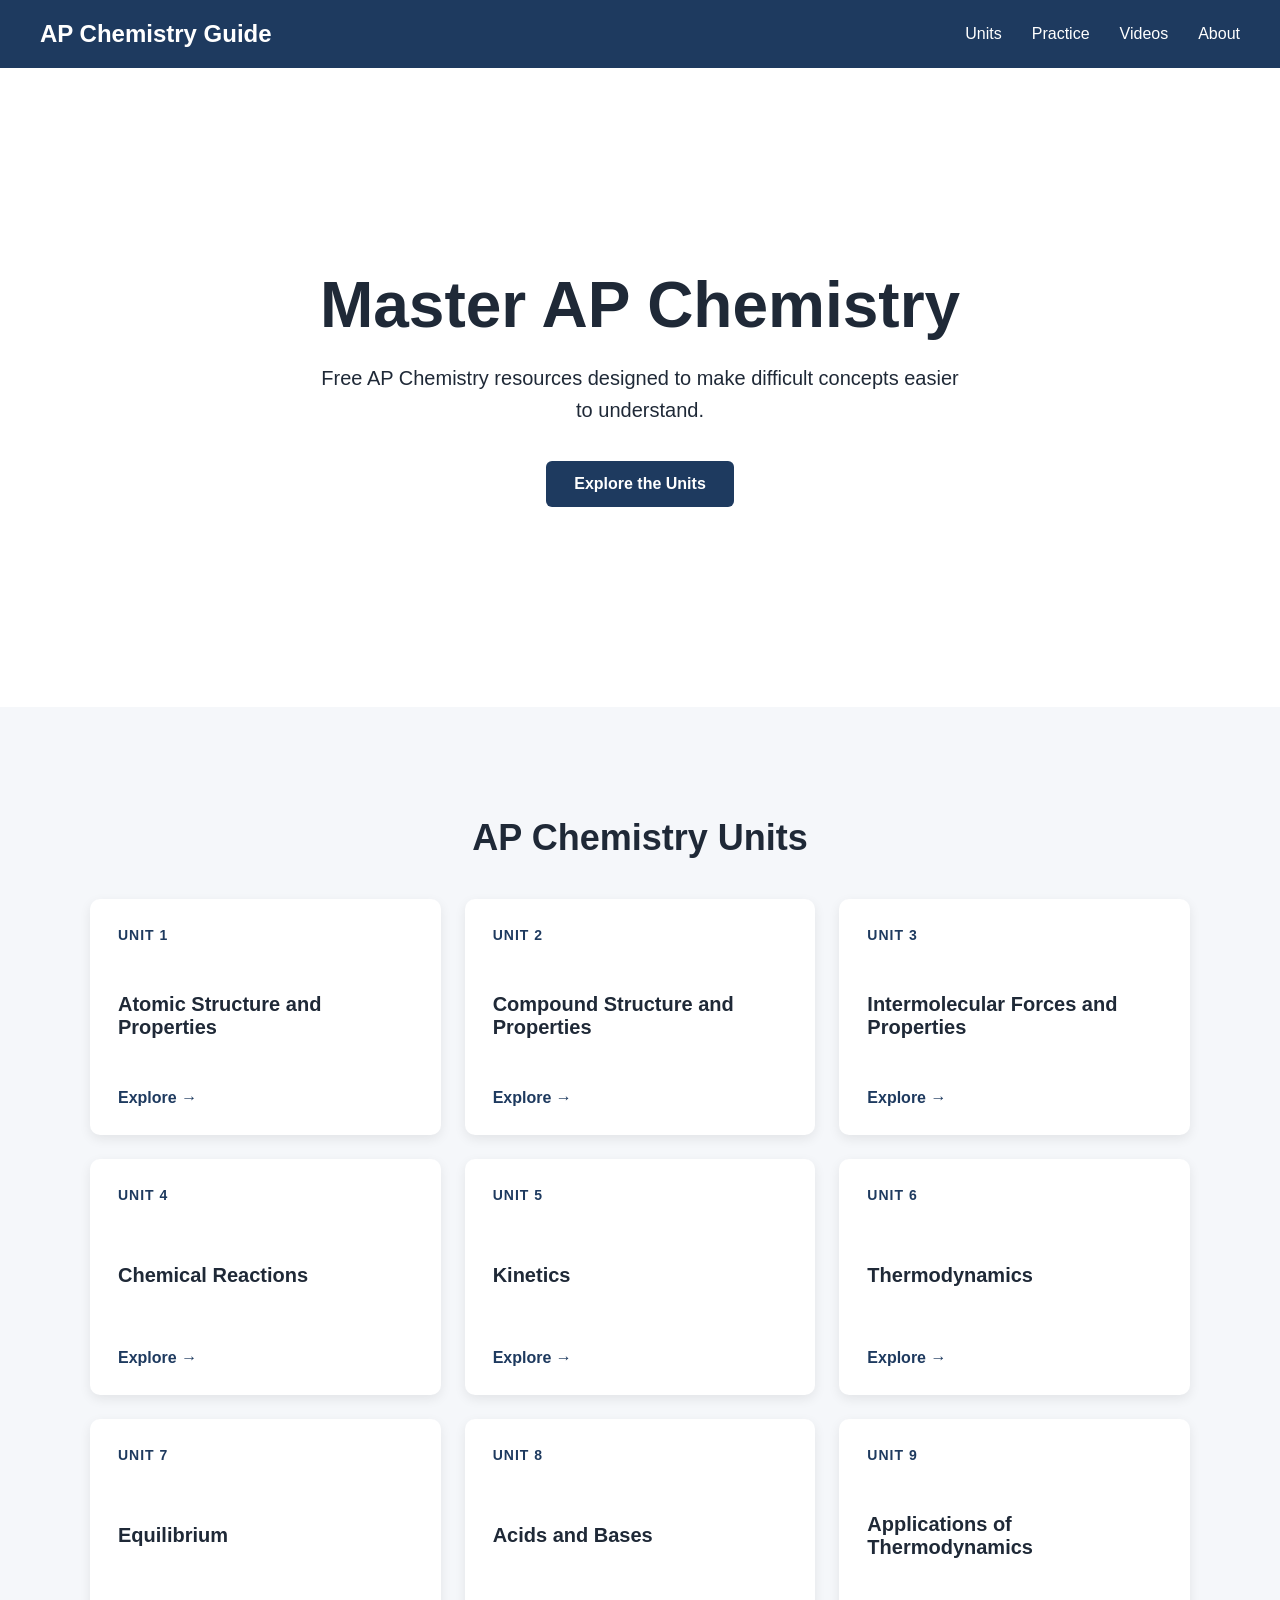
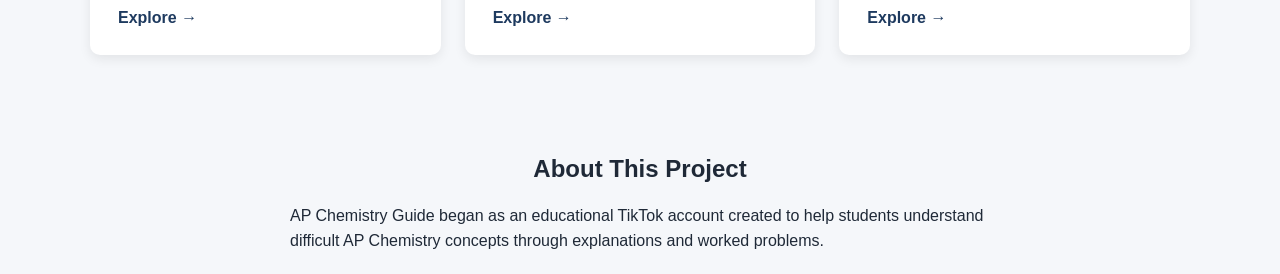
<file: index.html>
<!DOCTYPE html>
<html lang="en">
<head>
    <!-- Google tag (gtag.js) -->
    <script async src="https://www.googletagmanager.com/gtag/js?id=G-7LD7DHF69E"></script>
    <script>
      window.dataLayer = window.dataLayer || [];
      function gtag(){dataLayer.push(arguments);}
      gtag('js', new Date());

      gtag('config', 'G-7LD7DHF69E');
    </script>

    <meta charset="UTF-8">
    <meta name="viewport" content="width=device-width, initial-scale=1.0">
    <title>AP Chemistry Guide</title>

    <link rel="stylesheet" href="style.css">
</head>

<body>
    
    <header>
        <nav>
            <a href="index.html" class="logo">AP Chemistry Guide</a>

            <div class="nav-links">
                <a href="#units">Units</a>
                <a href="#">Practice</a>
                <a href="#">Videos</a>
                <a href="#about">About</a>
            </div>
        </nav>
    </header>

    <main>

    <section class="hero">

        <h1>Master AP Chemistry</h1>

        <p class="hero-subtitle">
            Free AP Chemistry resources designed to make difficult concepts
            easier to understand.
        </p>

        <a href="#units" class="hero-button">Explore the Units</a>

    </section>

    <section id="units">

        <h2>AP Chemistry Units</h2>

        <div class="unit-grid">

          <a href="units/unit-1.html" class="unit-card">
            <span class="unit-number">UNIT 1</span>
            <h3>Atomic Structure and Properties</h3>
            <span class="card-link">Explore →</span>
          </a>

          <a href="units/unit-2.html" class="unit-card">
            <span class="unit-number">UNIT 2</span>
            <h3>Compound Structure and Properties</h3>
            <span class="card-link">Explore →</span>
          </a>

          <a href="units/unit-3.html" class="unit-card">
            <span class="unit-number">UNIT 3</span>
            <h3>Intermolecular Forces and Properties</h3>
            <span class="card-link">Explore →</span>
          </a>

          <a href="units/unit-4.html" class="unit-card">
            <span class="unit-number">UNIT 4</span>
            <h3>Chemical Reactions</h3>
            <span class="card-link">Explore →</span>
          </a>

          <a href="units/unit-5.html" class="unit-card">
            <span class="unit-number">UNIT 5</span>
            <h3>Kinetics</h3>
            <span class="card-link">Explore →</span>
          </a>

          <a href="units/unit-6.html" class="unit-card">
            <span class="unit-number">UNIT 6</span>
            <h3>Thermodynamics</h3>
            <span class="card-link">Explore →</span>
          </a>

          <a href="units/unit-7.html" class="unit-card">
            <span class="unit-number">UNIT 7</span>
            <h3>Equilibrium</h3>
            <span class="card-link">Explore →</span>
          </a>

          <a href="units/unit-8.html" class="unit-card">
            <span class="unit-number">UNIT 8</span>
            <h3>Acids and Bases</h3>
            <span class="card-link">Explore →</span>
          </a>

          <a href="units/unit-9.html" class="unit-card">
            <span class="unit-number">UNIT 9</span>
            <h3>Applications of Thermodynamics</h3>
            <span class="card-link">Explore →</span>
          </a>

</div>

    </section>

    <section id="about" class="about">

        <h2>About This Project</h2>

        <p>
            AP Chemistry Guide began as an educational TikTok account
            created to help students understand difficult AP Chemistry
            concepts through explanations and worked problems.
        </p>

    </section>

    </main>

</body>
</html>
</file>
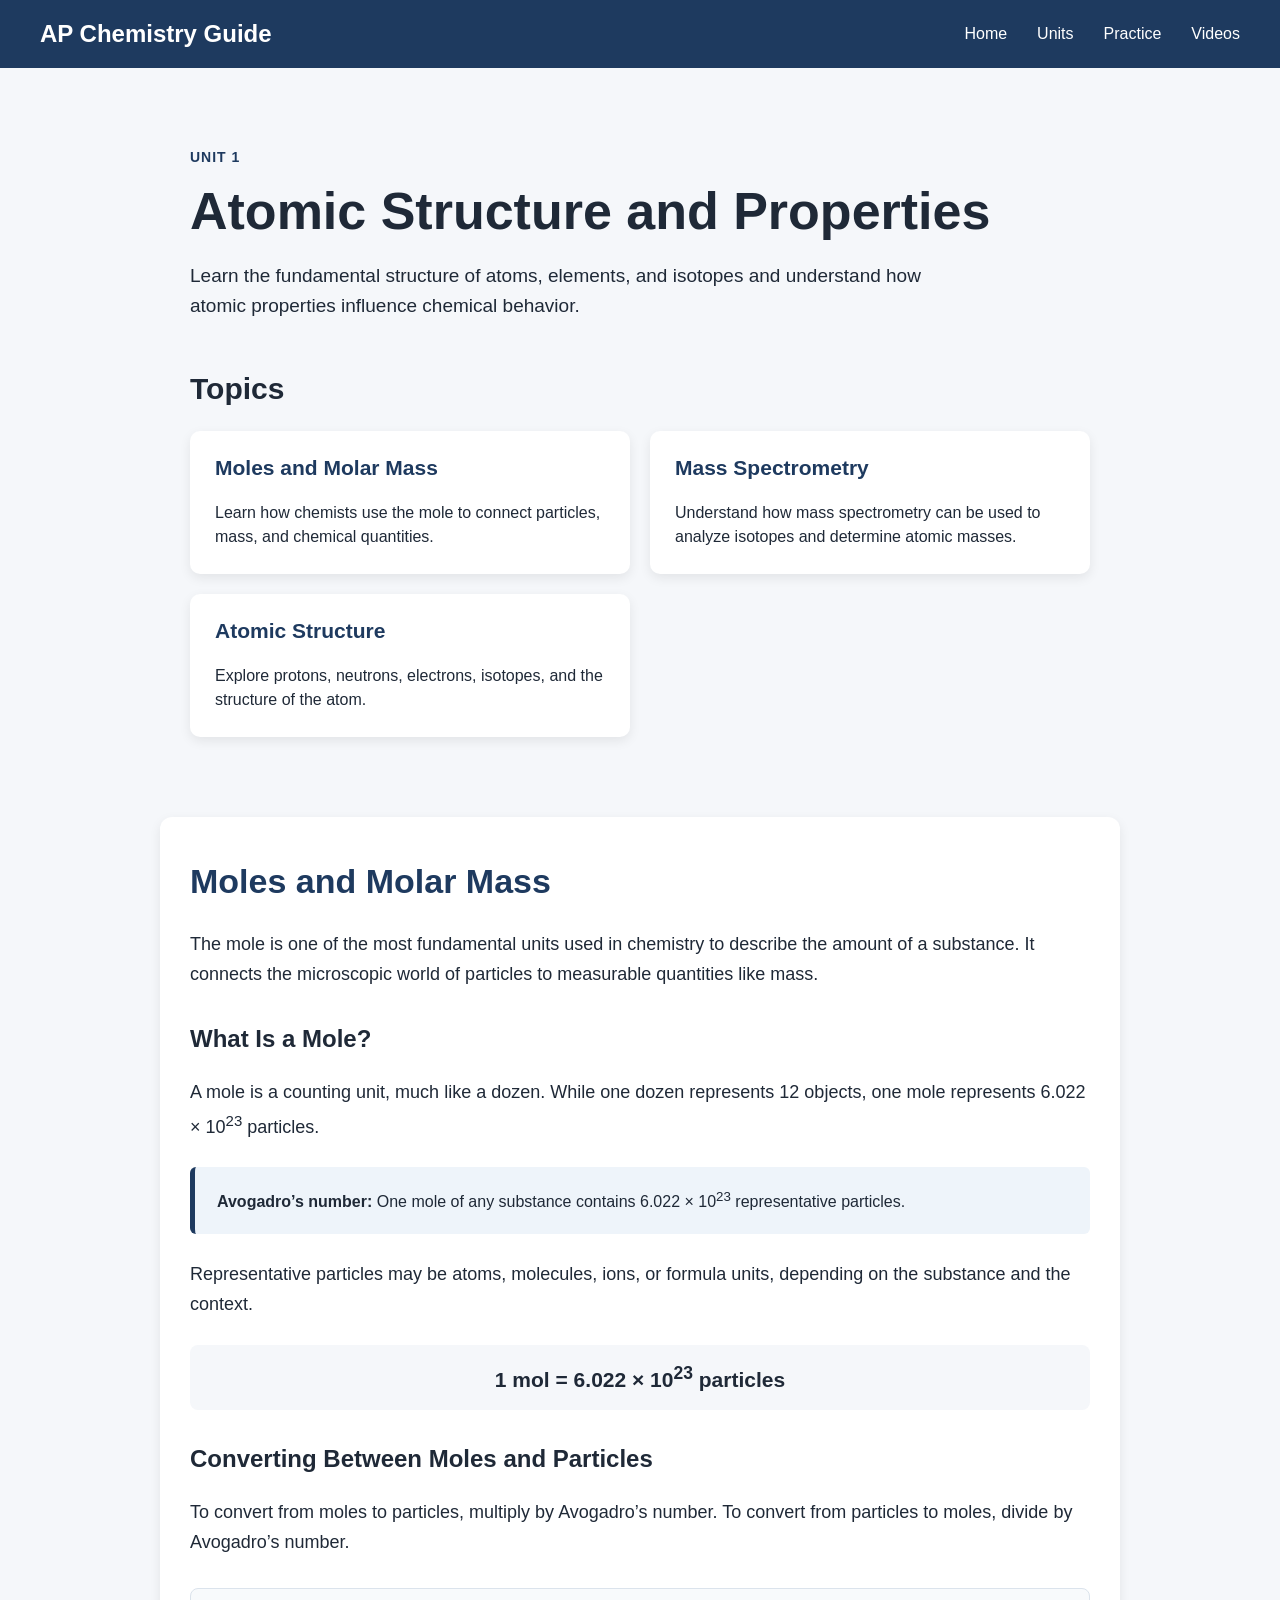
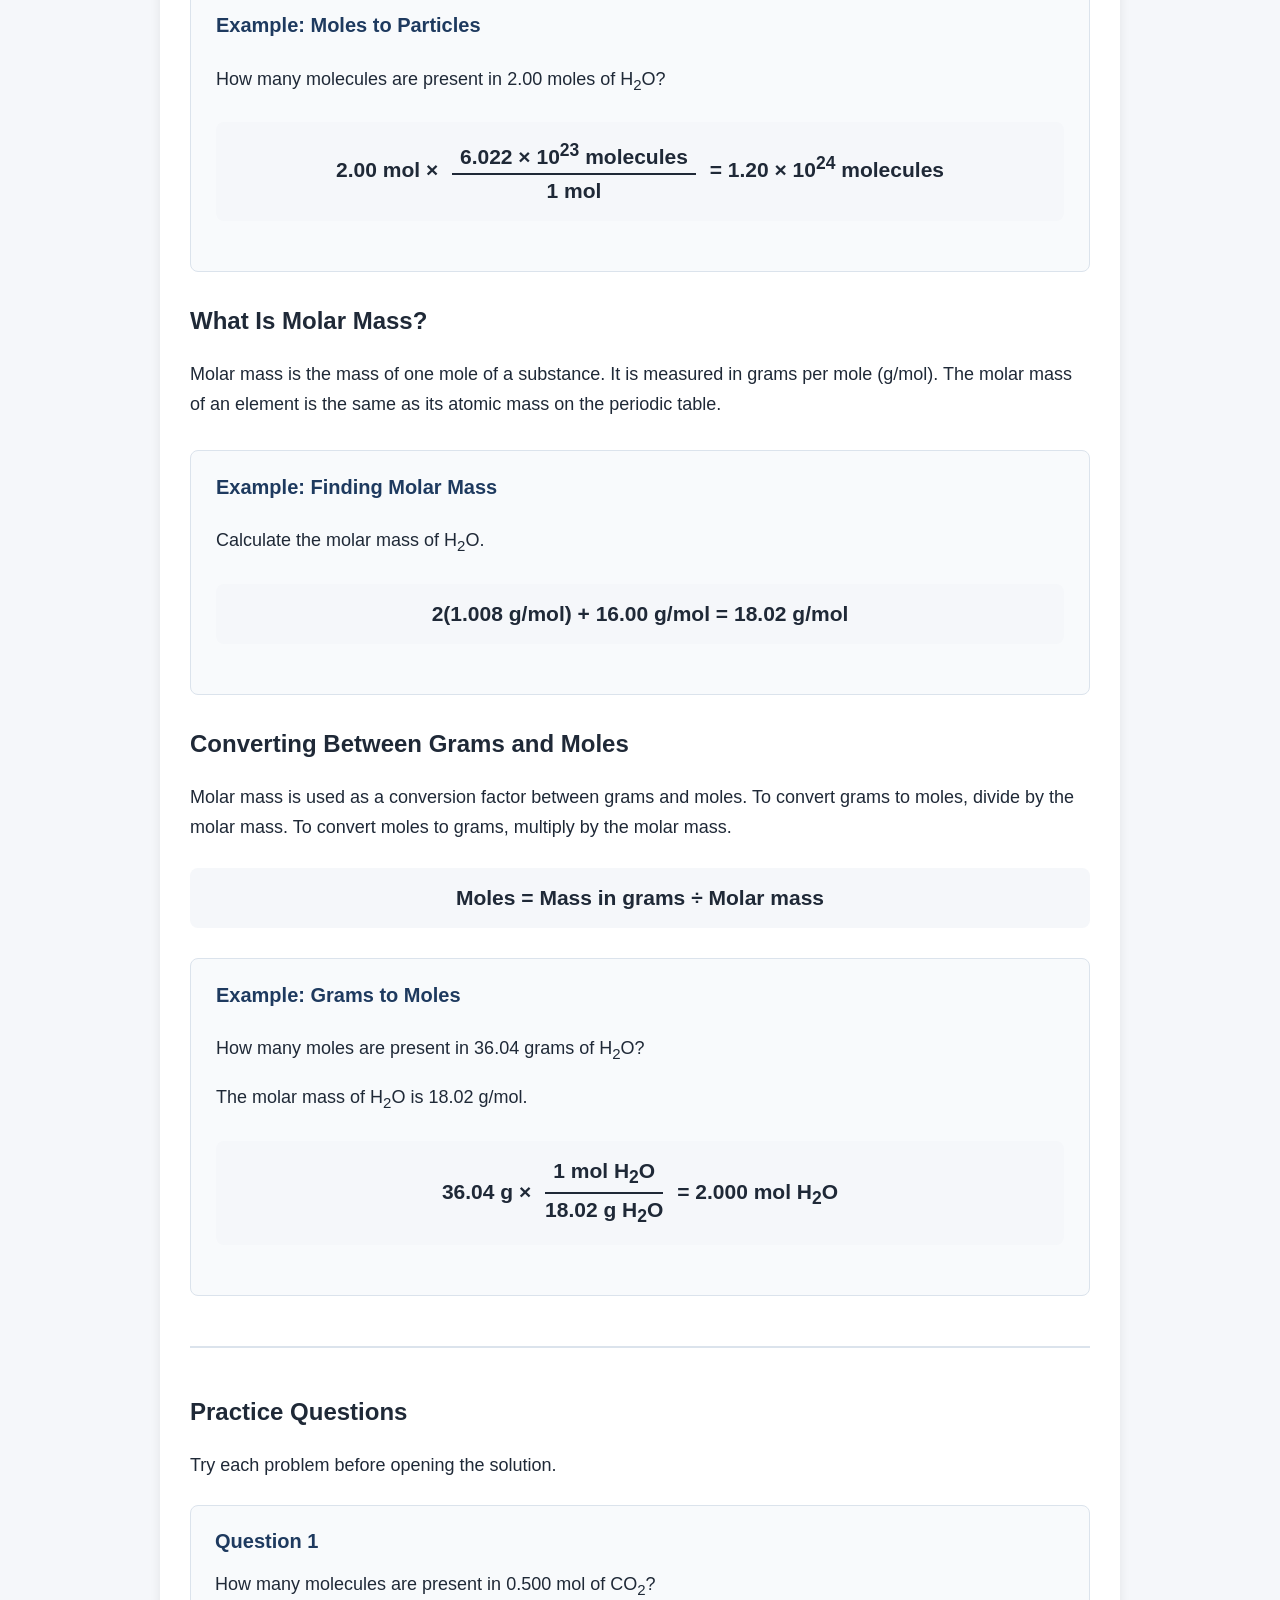
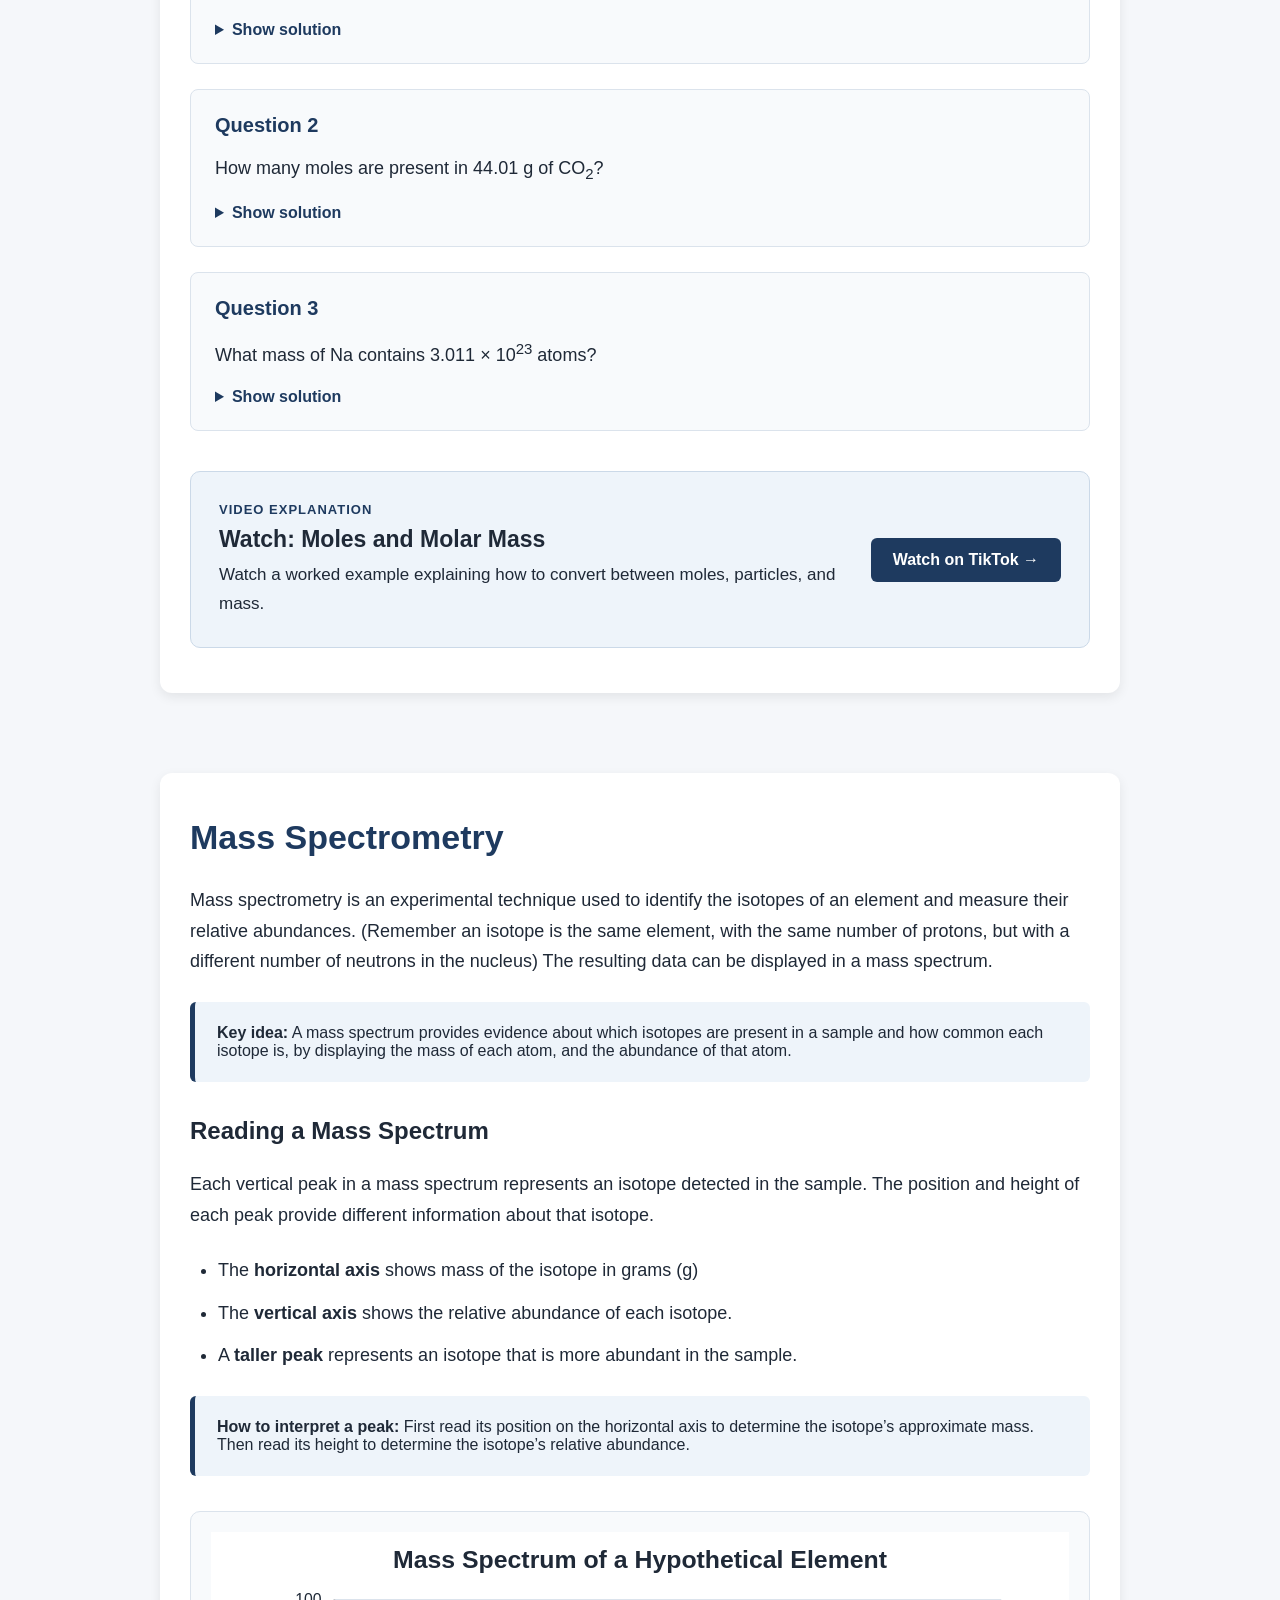
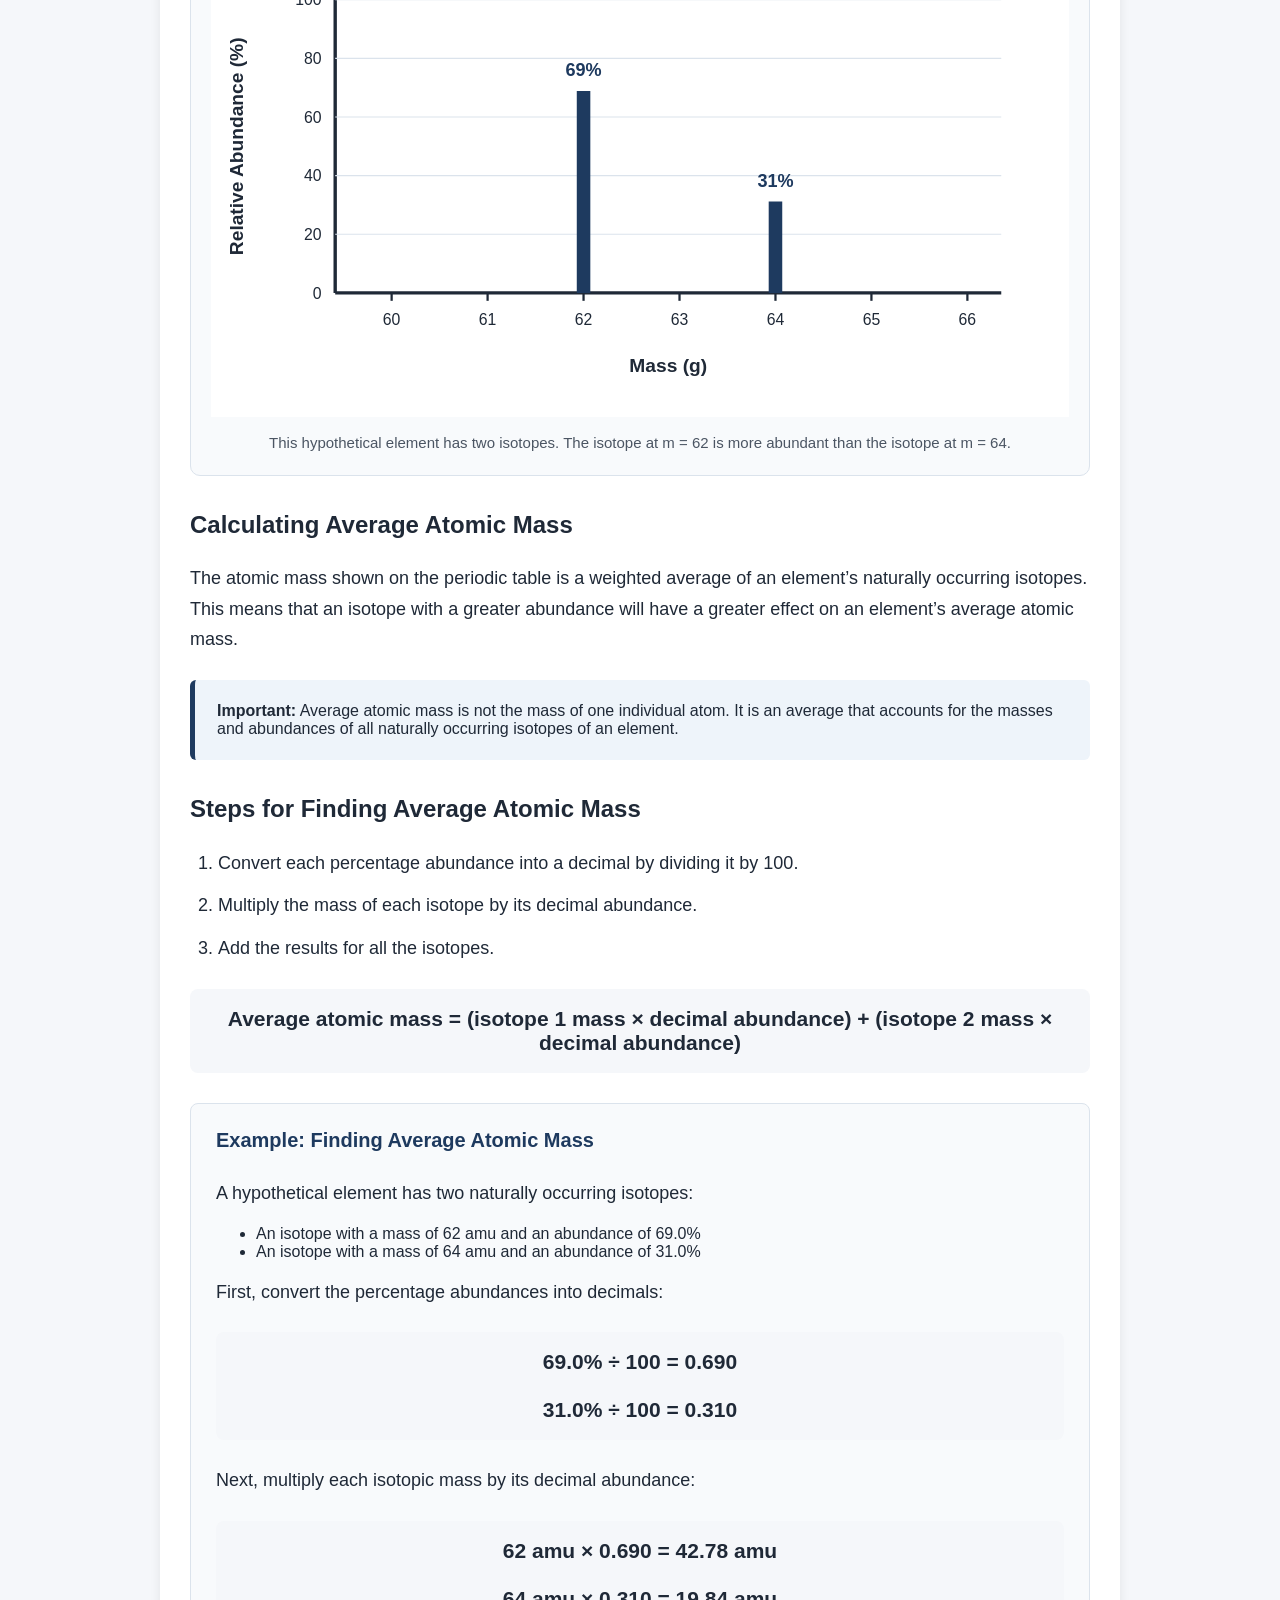
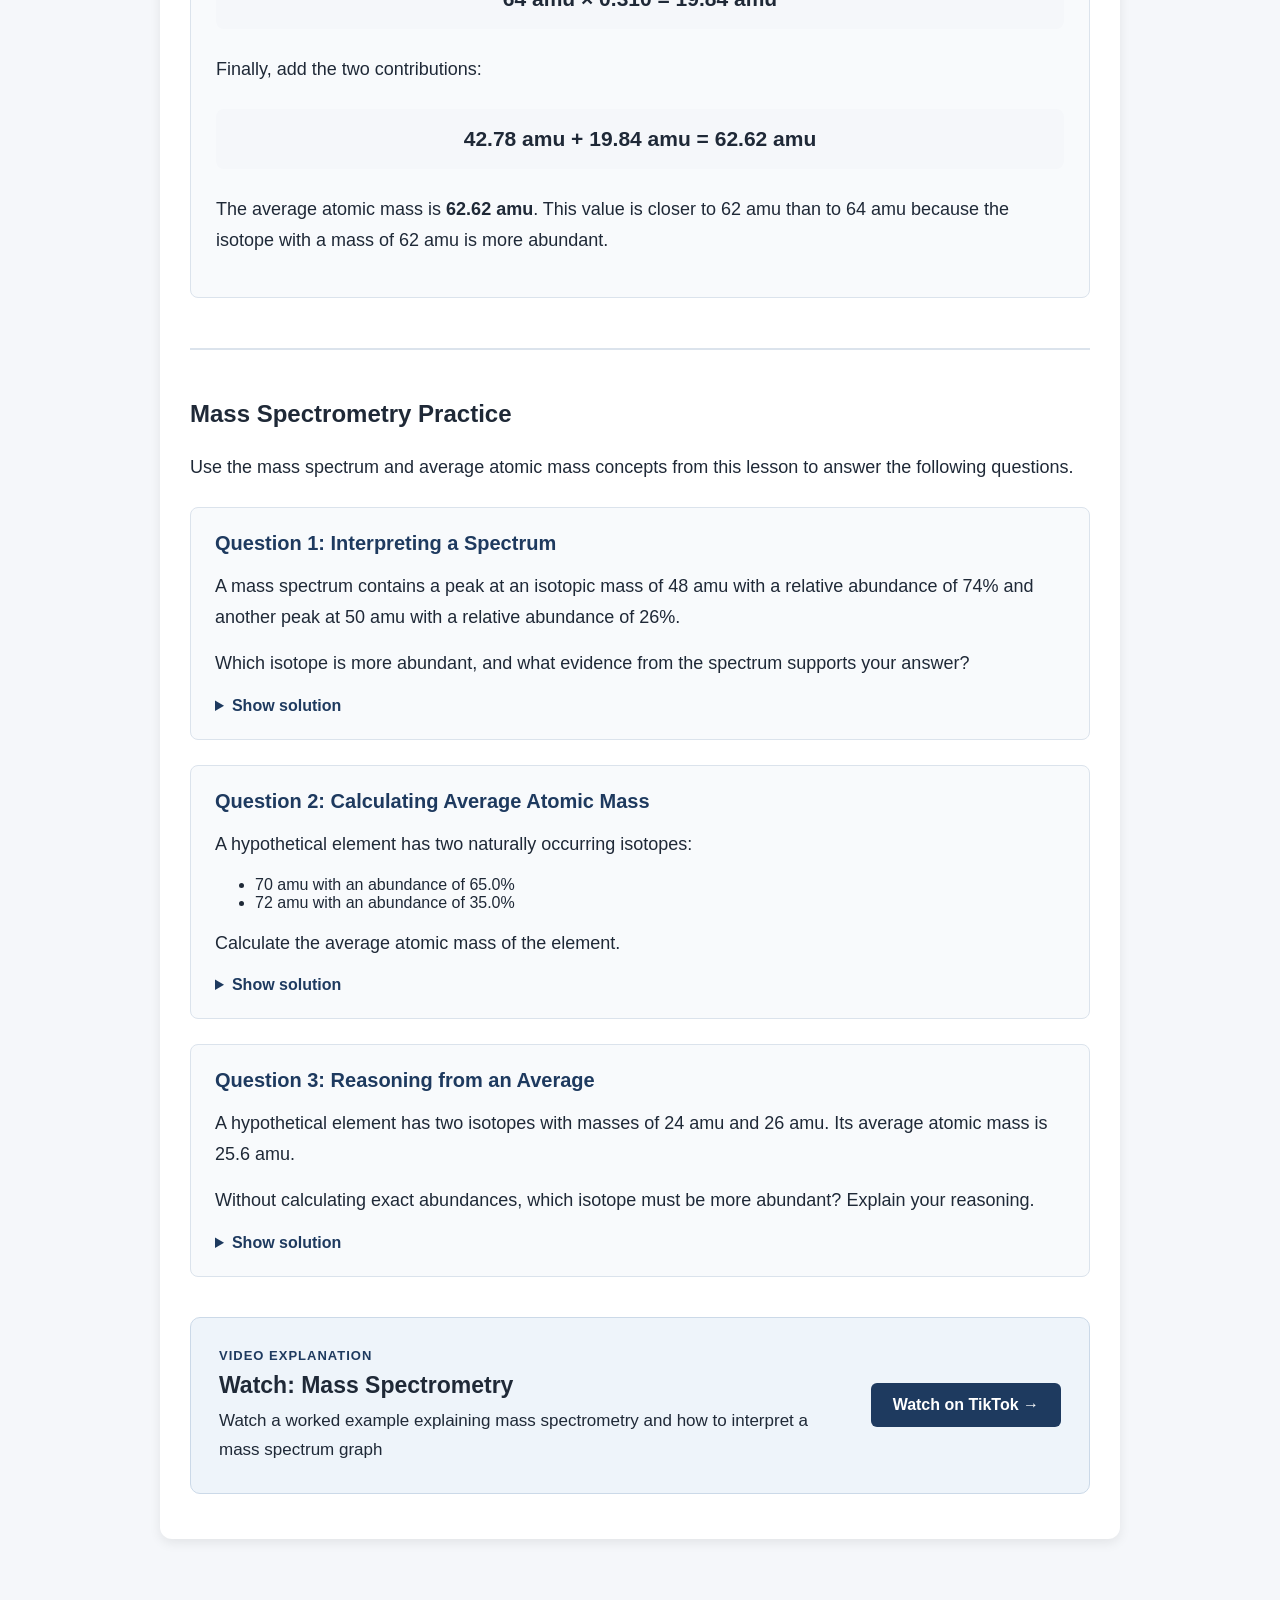
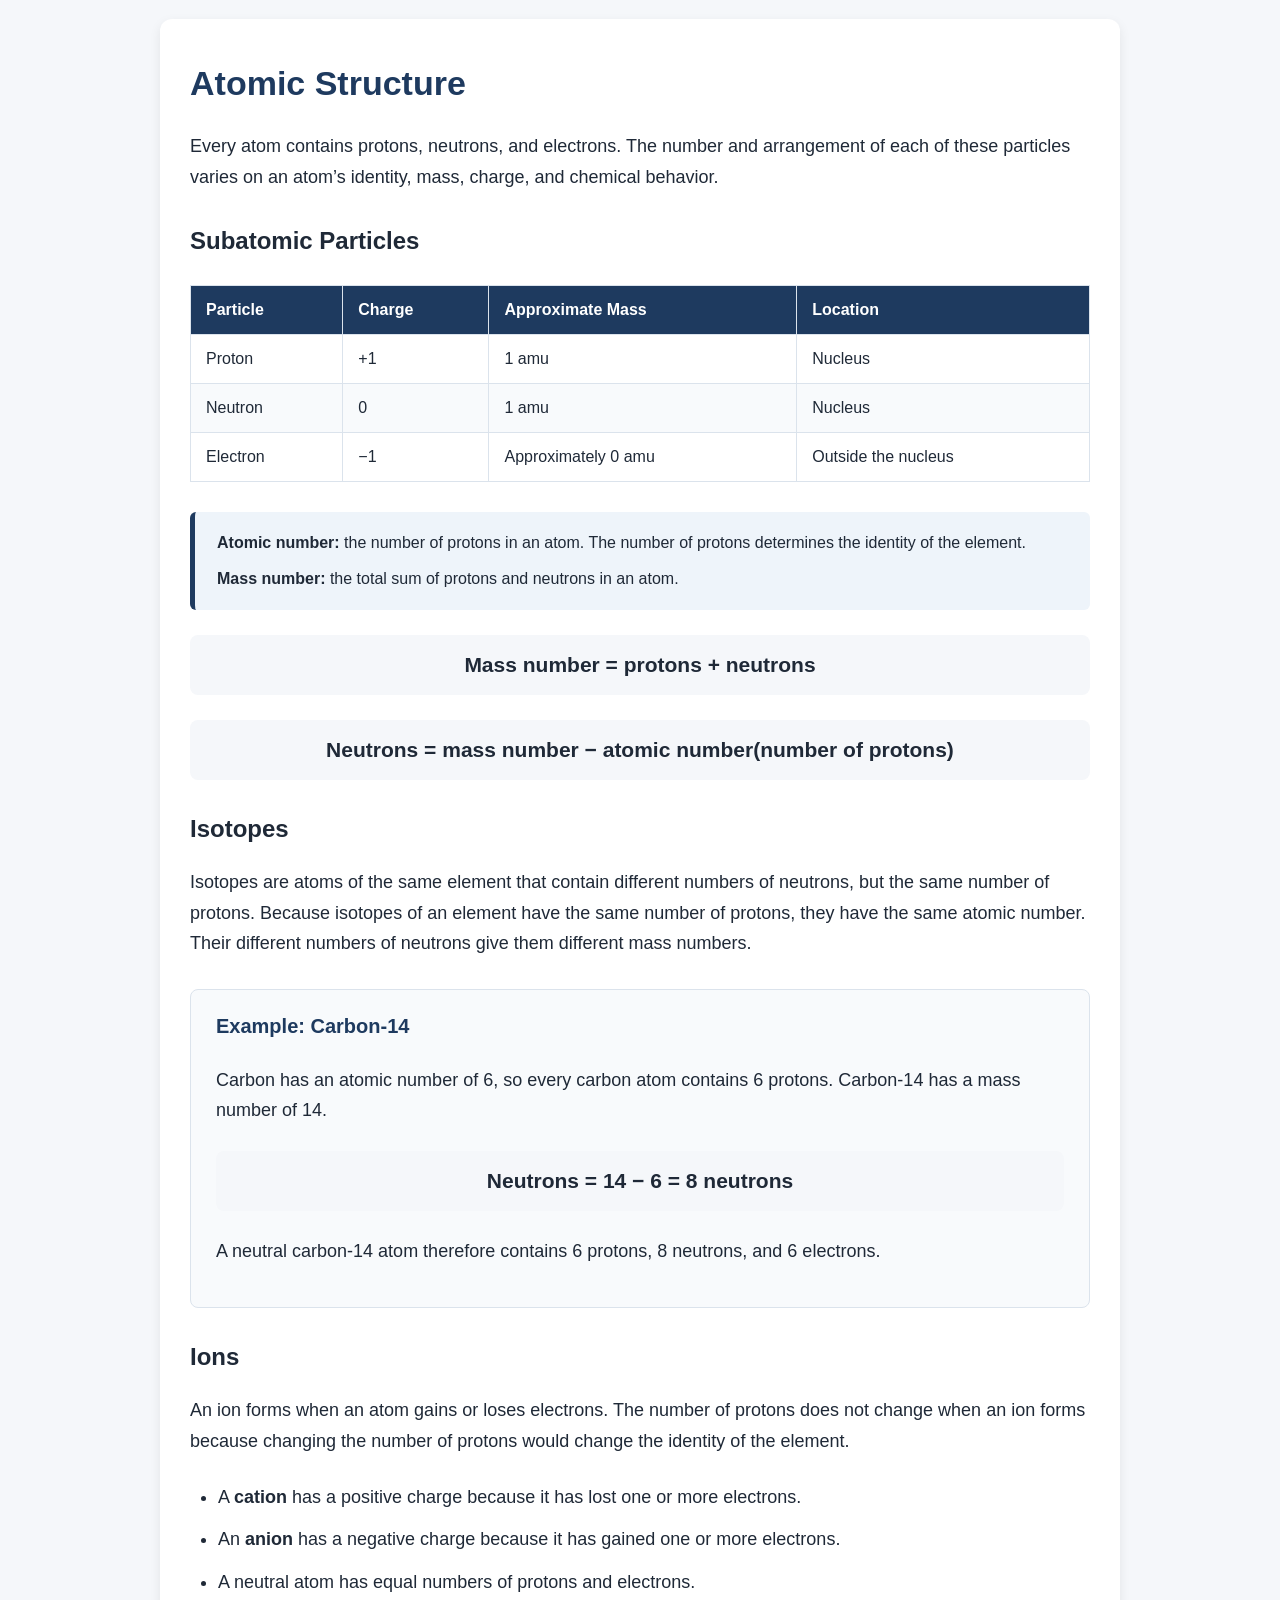
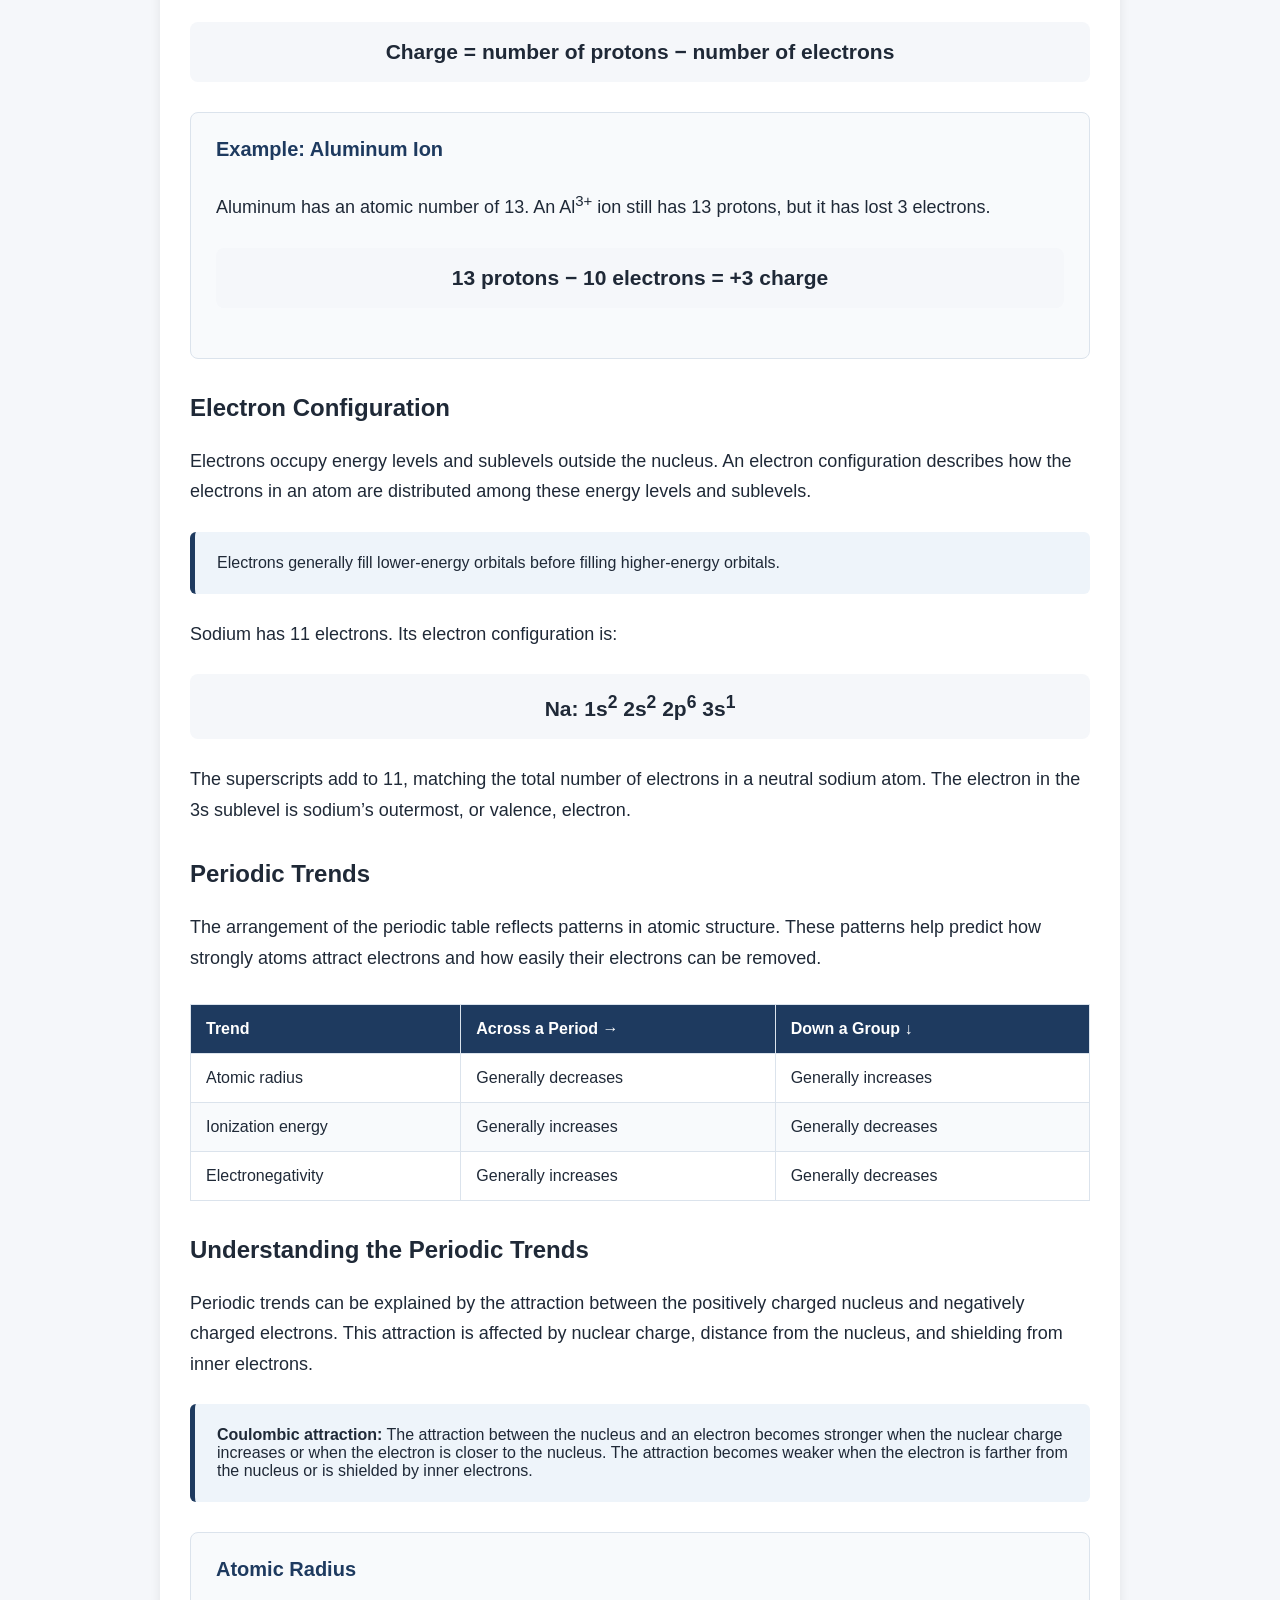
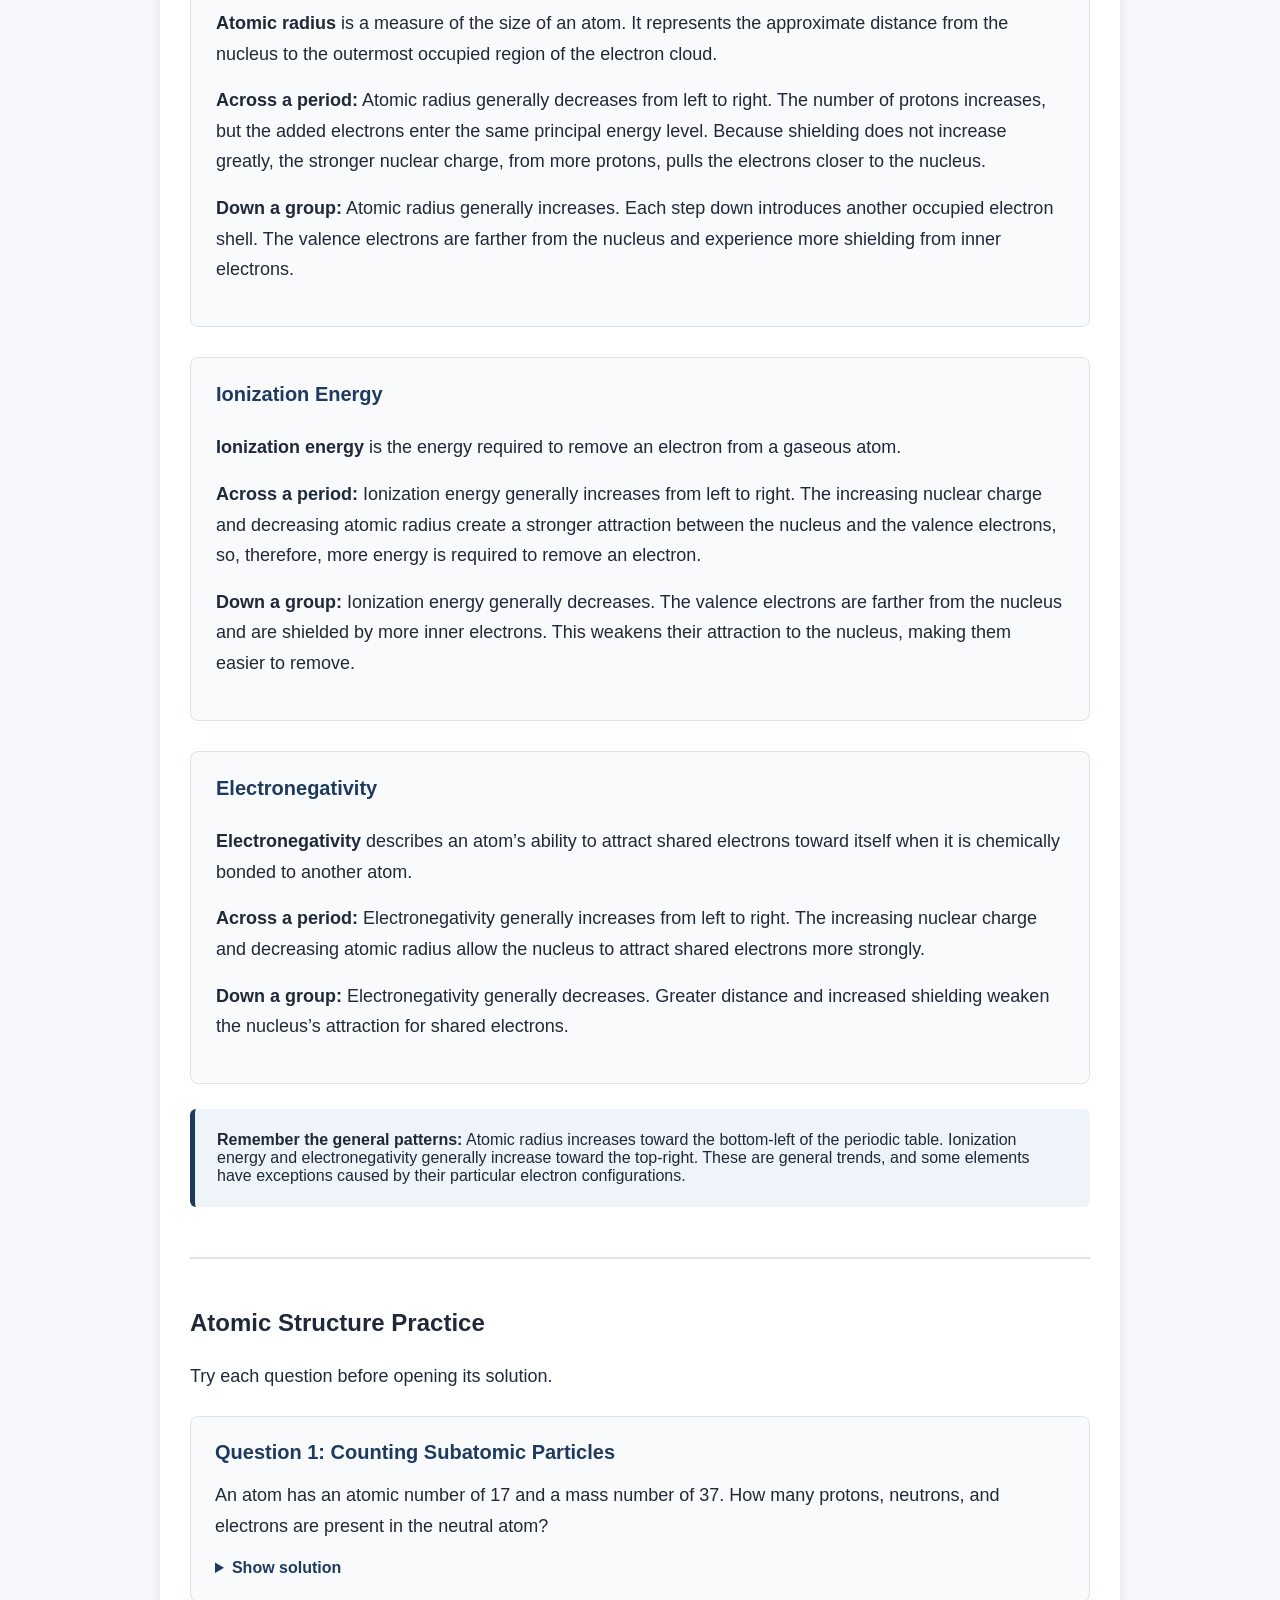
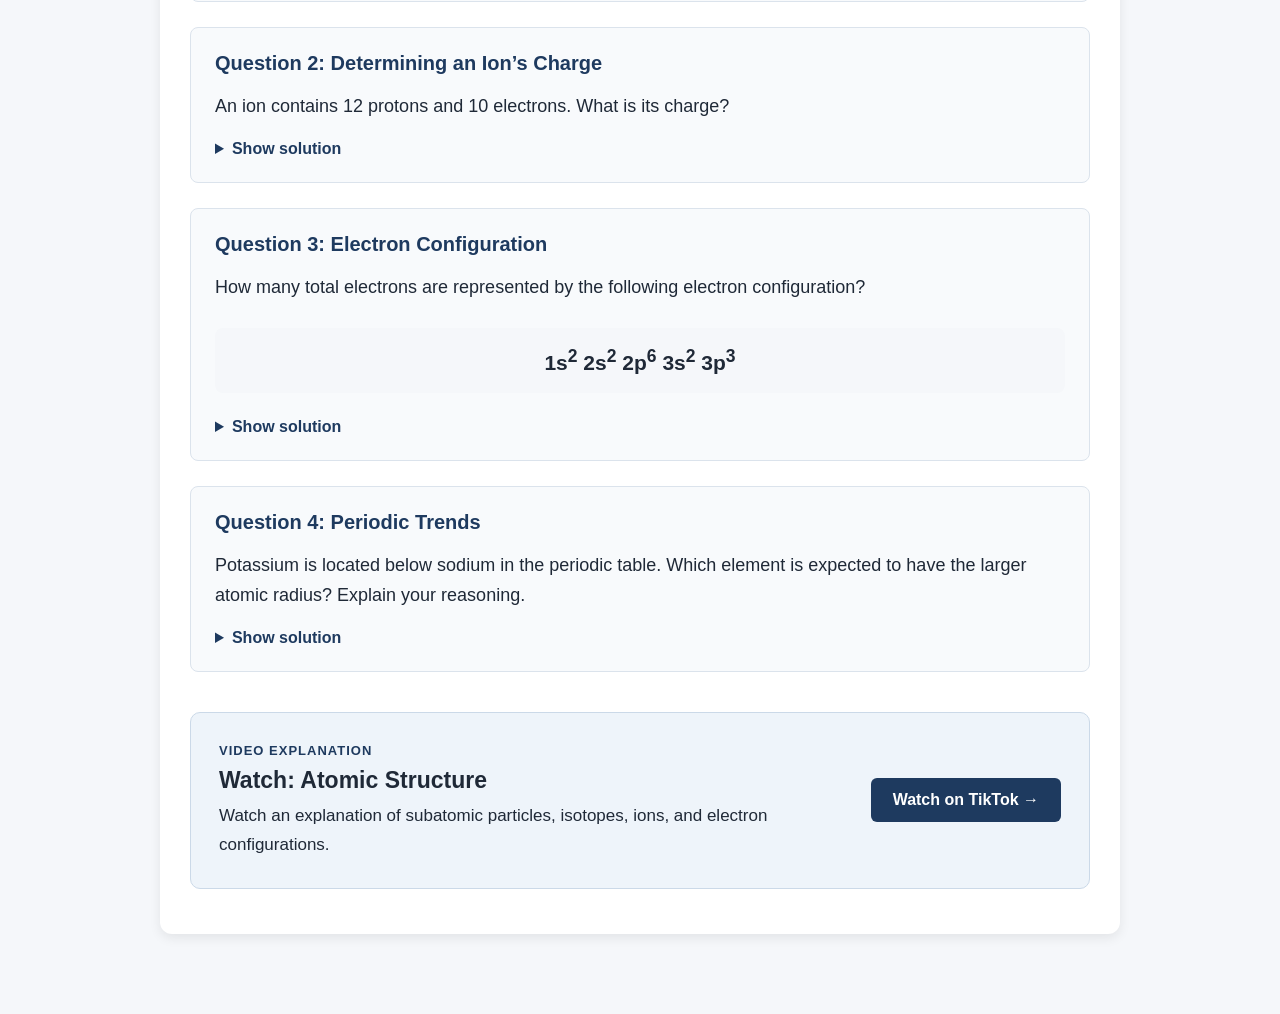
<file: units/unit-1.html>
<!DOCTYPE html>
<html lang="en">

<head>
    <!-- Google tag (gtag.js) -->
<script async src="https://www.googletagmanager.com/gtag/js?id=G-7LD7DHF69E"></script>
<script>
  window.dataLayer = window.dataLayer || [];
  function gtag(){dataLayer.push(arguments);}
  gtag('js', new Date());

  gtag('config', 'G-7LD7DHF69E');
</script>
    <meta charset="UTF-8">
    <meta name="viewport" content="width=device-width, initial-scale=1.0">
    <title>Unit 1 — Atomic Structure | AP Chemistry Guide</title>
    <link rel="stylesheet" href="../style.css">
</head>

<body>

    <header>
        <nav>
            <a href="../index.html" class="logo">AP Chemistry Guide</a>

            <div class="nav-links">
                <a href="../index.html">Home</a>
                <a href="../index.html#units">Units</a>
                <a href="#">Practice</a>
                <a href="#">Videos</a>
            </div>
        </nav>
    </header>

    <main>

        <section class="unit-page">

            <span class="unit-number">UNIT 1</span>

            <h1>Atomic Structure and Properties</h1>

            <p>
                Learn the fundamental structure of atoms, elements, and
                isotopes and understand how atomic properties influence
                chemical behavior.
            </p>

            <h2>Topics</h2>

<div class="topic-list">

    <a href="#moles" class="topic-card">
        <h3>Moles and Molar Mass</h3>
        <p>Learn how chemists use the mole to connect particles, mass, and chemical quantities.</p>
    </a>

    <a href="#mass-spectrometry" class="topic-card">
        <h3>Mass Spectrometry</h3>
        <p>Understand how mass spectrometry can be used to analyze isotopes and determine atomic masses.</p>
    </a>

    <a href="#atomic-structure" class="topic-card">
        <h3>Atomic Structure</h3>
        <p>Explore protons, neutrons, electrons, isotopes, and the structure of the atom.</p>
    </a>

</div>

        </section>
            
           <section id="moles" class="lesson">

    <h2>Moles and Molar Mass</h2>

    <p>
        The mole is one of the most fundamental units used in chemistry to describe
        the amount of a substance. It connects the microscopic world of
        particles to measurable quantities like mass.
    </p>

    <h3>What Is a Mole?</h3>

    <p>
        A mole is a counting unit, much like a dozen. While one dozen
        represents 12 objects, one mole represents 6.022 × 10<sup>23</sup>
        particles.
    </p>

    <div class="key-concept">
        <strong>Avogadro’s number:</strong>
        One mole of any substance contains
        6.022 × 10<sup>23</sup> representative particles.
    </div>

    <p>
        Representative particles may be atoms, molecules, ions, or
        formula units, depending on the substance and the context.
    </p>

    <div class="equation">
        1 mol = 6.022 × 10<sup>23</sup> particles
    </div>

    <h3>Converting Between Moles and Particles</h3>

    <p>
        To convert from moles to particles, multiply by Avogadro’s
        number. To convert from particles to moles, divide by
        Avogadro’s number.
    </p>

    <div class="example">
        <h4>Example: Moles to Particles</h4>

        <p>
            How many molecules are present in 2.00 moles of H<sub>2</sub>O?
        </p>

        <div class="equation">
    2.00 mol ×
    
    <span class="fraction">
        <span class="numerator">
            6.022 × 10<sup>23</sup> molecules
        </span>
        <span class="denominator">
            1 mol
        </span>
    </span>

    = 1.20 × 10<sup>24</sup> molecules
    </div>
        
    </div>

    <h3>What Is Molar Mass?</h3>

    <p>
        Molar mass is the mass of one mole of a substance. It is measured
        in grams per mole (g/mol). The molar mass of an element is
        the same as its atomic mass on the periodic table.
    </p>

    <div class="example">
        <h4>Example: Finding Molar Mass</h4>

        <p>
            Calculate the molar mass of H<sub>2</sub>O.
        </p>

        <div class="equation">
            2(1.008 g/mol) + 16.00 g/mol = 18.02 g/mol
        </div>
    </div>

         <h3>Converting Between Grams and Moles</h3>

<p>
    Molar mass is used as a conversion factor between grams and moles.
    To convert grams to moles, divide by the molar mass. To convert
    moles to grams, multiply by the molar mass.
</p>

<div class="equation">
    Moles = Mass in grams ÷ Molar mass
</div>

<div class="example">
    <h4>Example: Grams to Moles</h4>

    <p>
        How many moles are present in 36.04 grams of H<sub>2</sub>O?
    </p>

    <p>
        The molar mass of H<sub>2</sub>O is 18.02 g/mol.
    </p>

    <div class="equation">
        36.04 g ×

        <span class="fraction">
            <span class="numerator">
                1 mol H<sub>2</sub>O
            </span>

            <span class="denominator">
                18.02 g H<sub>2</sub>O
            </span>
        </span>

        = 2.000 mol H<sub>2</sub>O
    </div>
</div>

<div class="practice-section">

    <h3>Practice Questions</h3>

    <p>
        Try each problem before opening the solution.
    </p>

    <div class="practice-question">
        <h4>Question 1</h4>

        <p>
            How many molecules are present in 0.500 mol of
            CO<sub>2</sub>?
        </p>

        <details>
            <summary>Show solution</summary>

            <div class="solution">
                <p>
                    Multiply the number of moles by Avogadro’s number:
                </p>

                <div class="equation">
                    0.500 mol ×

                    <span class="fraction">
                        <span class="numerator">
                            6.022 × 10<sup>23</sup> molecules
                        </span>

                        <span class="denominator">
                            1 mol
                        </span>
                    </span>

                    = 3.01 × 10<sup>23</sup> molecules
                </div>
            </div>
        </details>
    </div>

    <div class="practice-question">
        <h4>Question 2</h4>

        <p>
            How many moles are present in 44.01 g of CO<sub>2</sub>?
        </p>

        <details>
            <summary>Show solution</summary>

            <div class="solution">
                <p>
                    The molar mass of CO<sub>2</sub> is 44.01 g/mol.
                </p>

                <div class="equation">
                    44.01 g ×

                    <span class="fraction">
                        <span class="numerator">
                            1 mol
                        </span>

                        <span class="denominator">
                            44.01 g
                        </span>
                    </span>

                    = 1.000 mol CO<sub>2</sub>
                </div>
            </div>
        </details>
    </div>

    <div class="practice-question">
        <h4>Question 3</h4>

        <p>
            What mass of Na contains 3.011 × 10<sup>23</sup> atoms?
        </p>

        <details>
            <summary>Show solution</summary>

            <div class="solution">
                <p>
                    First, convert atoms to moles:
                </p>

                <div class="equation">
                    3.011 × 10<sup>23</sup> atoms ×

                    <span class="fraction">
                        <span class="numerator">
                            1 mol
                        </span>

                        <span class="denominator">
                            6.022 × 10<sup>23</sup> atoms
                        </span>
                    </span>

                    = 0.5000 mol Na
                </div>

                <p>
                    Next, multiply by the molar mass of sodium:
                </p>

                <div class="equation">
                    0.5000 mol Na ×

                    <span class="fraction">
                        <span class="numerator">
                            22.99 g Na
                        </span>

                        <span class="denominator">
                            1 mol Na
                        </span>
                    </span>

                    = 11.50 g Na
                </div>
            </div>
        </details>
    </div>

</div>
               
       <div class="video-resource">

    <div class="video-text">
        <span class="video-label">VIDEO EXPLANATION</span>

        <h3>Watch: Moles and Molar Mass</h3>

        <p>
            Watch a worked example explaining how to convert between
            moles, particles, and mass.
        </p>
    </div>

    <a
        href="https://www.tiktok.com/@apchemistryguide1/video/7566065941646167326"
        class="video-button"
        target="_blank"
        rel="noopener noreferrer"
    >
        Watch on TikTok →
    </a>

</div>        

</section>

        <section id="mass-spectrometry" class="lesson">

    <h2>Mass Spectrometry</h2>

    <p>
        Mass spectrometry is an experimental technique used to identify
        the isotopes of an element and measure their relative abundances.
        (Remember an isotope is the same element, with the same number of protons,
        but with a different number of neutrons in the nucleus)
        The resulting data can be displayed in a mass spectrum.
    </p>

    <div class="key-concept">
        <strong>Key idea:</strong>
        A mass spectrum provides evidence about which isotopes are
        present in a sample and how common each isotope is, by displaying
        the mass of each atom, and the abundance of that atom.
    </div>

    <h3>Reading a Mass Spectrum</h3>

<p>
    Each vertical peak in a mass spectrum represents an isotope detected
    in the sample. The position and height of each peak provide different
    information about that isotope.
</p>

<ul class="spectrum-notes">
    <li>
        The <strong>horizontal axis</strong> shows mass of the isotope
        in grams (g)
    </li>

    <li>
        The <strong>vertical axis</strong> shows the relative abundance
        of each isotope.
    </li>

    <li>
        A <strong>taller peak</strong> represents an isotope that is more
        abundant in the sample.
    </li>
</ul>

<div class="key-concept">
    <strong>How to interpret a peak:</strong>
    First read its position on the horizontal axis to determine the
    isotope’s approximate mass. Then read its height to determine the
    isotope’s relative abundance.
</div>

<figure class="mass-spectrum-figure">

    <img
        src="../images/mass-spectrum-example.svg"
        alt="Mass spectrum with a 69 percent peak at mass 62g and a 31 percent peak at mass 64g"
    >

    <figcaption>
        This hypothetical element has two isotopes. The isotope at
        m = 62 is more abundant than the isotope at m = 64.
    </figcaption>

</figure>

    <h3>Calculating Average Atomic Mass</h3>

<p>
    The atomic mass shown on the periodic table is a weighted average
    of an element’s naturally occurring isotopes. This means that an
    isotope with a greater abundance will have a greater effect on an
    element’s average atomic mass.
</p>

<div class="key-concept">
    <strong>Important:</strong>
    Average atomic mass is not the mass of one individual atom.
    It is an average that accounts for the masses and abundances of all
    naturally occurring isotopes of an element.
</div>

<h3>Steps for Finding Average Atomic Mass</h3>

<ol class="spectrum-notes">
    <li>
        Convert each percentage abundance into a decimal by dividing
        it by 100.
    </li>

    <li>
        Multiply the mass of each isotope by its decimal abundance.
    </li>

    <li>
        Add the results for all the isotopes.
    </li>
</ol>

<div class="equation">
    Average atomic mass =
    (isotope 1 mass × decimal abundance) +
    (isotope 2 mass × decimal abundance)
</div>

<div class="example">

    <h4>Example: Finding Average Atomic Mass</h4>

    <p>
        A hypothetical element has two naturally occurring isotopes:
    </p>

    <ul>
        <li>
            An isotope with a mass of 62 amu and an abundance of 69.0%
        </li>

        <li>
            An isotope with a mass of 64 amu and an abundance of 31.0%
        </li>
    </ul>

    <p>
        First, convert the percentage abundances into decimals:
    </p>

    <div class="equation">
        69.0% ÷ 100 = 0.690
        <br><br>
        31.0% ÷ 100 = 0.310
    </div>

    <p>
        Next, multiply each isotopic mass by its decimal abundance:
    </p>

    <div class="equation">
        62 amu × 0.690 = 42.78 amu
        <br><br>
        64 amu × 0.310 = 19.84 amu
    </div>

    <p>
        Finally, add the two contributions:
    </p>

    <div class="equation">
        42.78 amu + 19.84 amu = 62.62 amu
    </div>

    <p>
        The average atomic mass is <strong>62.62 amu</strong>. This
        value is closer to 62 amu than to 64 amu because the isotope
        with a mass of 62 amu is more abundant.
    </p>

</div>

            <div class="practice-section">

    <h3>Mass Spectrometry Practice</h3>

    <p>
        Use the mass spectrum and average atomic mass concepts from
        this lesson to answer the following questions.
    </p>

    <div class="practice-question">

        <h4>Question 1: Interpreting a Spectrum</h4>

        <p>
            A mass spectrum contains a peak at an isotopic mass of
            48 amu with a relative abundance of 74% and another peak
            at 50 amu with a relative abundance of 26%.
        </p>

        <p>
            Which isotope is more abundant, and what evidence from the
            spectrum supports your answer?
        </p>

        <details>
            <summary>Show solution</summary>

            <div class="solution">
                <p>
                    The isotope with a mass of <strong>48 amu</strong>
                    is more abundant.
                </p>

                <p>
                    Its peak represents 74% of the sample, while the
                    peak for the 50 amu isotope represents only 26%.
                    Therefore, the peak at 48 amu would be taller.
                </p>
            </div>
        </details>

    </div>

    <div class="practice-question">

        <h4>Question 2: Calculating Average Atomic Mass</h4>

        <p>
            A hypothetical element has two naturally occurring isotopes:
        </p>

        <ul>
            <li>70 amu with an abundance of 65.0%</li>
            <li>72 amu with an abundance of 35.0%</li>
        </ul>

        <p>
            Calculate the average atomic mass of the element.
        </p>

        <details>
            <summary>Show solution</summary>

            <div class="solution">

                <p>
                    First, convert the percentages to decimals:
                </p>

                <div class="equation">
                    65.0% ÷ 100 = 0.650
                    <br><br>
                    35.0% ÷ 100 = 0.350
                </div>

                <p>
                    Multiply each isotopic mass by its decimal abundance:
                </p>

                <div class="equation">
                    70 amu × 0.650 = 45.50 amu
                    <br><br>
                    72 amu × 0.350 = 25.20 amu
                </div>

                <p>
                    Add the two contributions:
                </p>

                <div class="equation">
                    45.50 amu + 25.20 amu = 70.70 amu
                </div>

                <p>
                    The element’s average atomic mass is
                    <strong>70.70 amu</strong>.
                </p>

            </div>
        </details>

    </div>

    <div class="practice-question">

        <h4>Question 3: Reasoning from an Average</h4>

        <p>
            A hypothetical element has two isotopes with masses of
            24 amu and 26 amu. Its average atomic mass is 25.6 amu.
        </p>

        <p>
            Without calculating exact abundances, which isotope must be
            more abundant? Explain your reasoning.
        </p>

        <details>
            <summary>Show solution</summary>

            <div class="solution">
                <p>
                    The isotope with a mass of <strong>26 amu</strong>
                    must be more abundant.
                </p>

                <p>
                    The average atomic mass of 25.6 amu is much closer
                    to 26 amu than to 24 amu. A weighted average is pulled
                    toward the isotope with the greater abundance.
                </p>
            </div>
        </details>

    </div>

</div>

            <div class="video-resource">

    <div class="video-text">
        <span class="video-label">VIDEO EXPLANATION</span>

        <h3>Watch: Mass Spectrometry</h3>

        <p>
            Watch a worked example explaining mass spectrometry
            and how to interpret a mass spectrum graph
        </p>
    </div>

    <a
        href="https://www.tiktok.com/@apchemistryguide1/video/7676950484720110878"
        class="video-button"
        target="_blank"
        rel="noopener noreferrer"
    >
        Watch on TikTok →
    </a>

</div>

</section>

<section id="atomic-structure" class="lesson">

    <h2>Atomic Structure</h2>

    <p>
        Every atom contains protons, neutrons, and electrons. The number
        and arrangement of each of these particles varies on an atom’s identity,
        mass, charge, and chemical behavior.
    </p>

    <h3>Subatomic Particles</h3>

    <div class="table-container">
        <table class="particle-table">
            <thead>
                <tr>
                    <th>Particle</th>
                    <th>Charge</th>
                    <th>Approximate Mass</th>
                    <th>Location</th>
                </tr>
            </thead>

            <tbody>
                <tr>
                    <td>Proton</td>
                    <td>+1</td>
                    <td>1 amu</td>
                    <td>Nucleus</td>
                </tr>

                <tr>
                    <td>Neutron</td>
                    <td>0</td>
                    <td>1 amu</td>
                    <td>Nucleus</td>
                </tr>

                <tr>
                    <td>Electron</td>
                    <td>−1</td>
                    <td>Approximately 0 amu</td>
                    <td>Outside the nucleus</td>
                </tr>
            </tbody>
        </table>
    </div>

    <div class="key-concept">
        <strong>Atomic number:</strong> the number of protons in an atom.
        The number of protons determines the identity of the element.
        <br><br>
        <strong>Mass number:</strong> the total sum of protons and
        neutrons in an atom.
    </div>

    <div class="equation">
        Mass number = protons + neutrons
    </div>

    <div class="equation">
        Neutrons = mass number − atomic number(number of protons)
    </div>

    <h3>Isotopes</h3>

    <p>
        Isotopes are atoms of the same element that contain different
        numbers of neutrons, but the same number of protons. 
        Because isotopes of an element have the same
        number of protons, they have the same atomic number. Their different
        numbers of neutrons give them different mass numbers.
    </p>

    <div class="example">
        <h4>Example: Carbon-14</h4>

        <p>
            Carbon has an atomic number of 6, so every carbon atom contains
            6 protons. Carbon-14 has a mass number of 14.
        </p>

        <div class="equation">
            Neutrons = 14 − 6 = 8 neutrons
        </div>

        <p>
            A neutral carbon-14 atom therefore contains 6 protons,
            8 neutrons, and 6 electrons.
        </p>
    </div>

    <h3>Ions</h3>

    <p>
        An ion forms when an atom gains or loses electrons. The number of
        protons does not change when an ion forms because changing the
        number of protons would change the identity of the element.
    </p>

    <ul class="spectrum-notes">
        <li>
            A <strong>cation</strong> has a positive charge because it has
            lost one or more electrons.
        </li>

        <li>
            An <strong>anion</strong> has a negative charge because it has
            gained one or more electrons.
        </li>

        <li>
            A neutral atom has equal numbers of protons and electrons.
        </li>
    </ul>

    <div class="equation">
        Charge = number of protons − number of electrons
    </div>

    <div class="example">
        <h4>Example: Aluminum Ion</h4>

        <p>
            Aluminum has an atomic number of 13. An Al<sup>3+</sup> ion
            still has 13 protons, but it has lost 3 electrons.
        </p>

        <div class="equation">
            13 protons − 10 electrons = +3 charge
        </div>
    </div>

    <h3>Electron Configuration</h3>

    <p>
        Electrons occupy energy levels and sublevels outside the nucleus.
        An electron configuration describes how the electrons in an atom
        are distributed among these energy levels and sublevels.
    </p>

    <div class="key-concept">
        Electrons generally fill lower-energy orbitals before filling
        higher-energy orbitals.
    </div>

    <p>
        Sodium has 11 electrons. Its electron configuration is:
    </p>

    <div class="equation">
        Na: 1s<sup>2</sup> 2s<sup>2</sup> 2p<sup>6</sup> 3s<sup>1</sup>
    </div>

    <p>
        The superscripts add to 11, matching the total number of electrons
        in a neutral sodium atom. The electron in the 3s sublevel is
        sodium’s outermost, or valence, electron.
    </p>

    <h3>Periodic Trends</h3>

    <p>
        The arrangement of the periodic table reflects patterns in atomic
        structure. These patterns help predict how strongly atoms attract
        electrons and how easily their electrons can be removed.
    </p>

    <div class="table-container">
        <table class="particle-table">
            <thead>
                <tr>
                    <th>Trend</th>
                    <th>Across a Period →</th>
                    <th>Down a Group ↓</th>
                </tr>
            </thead>

            <tbody>
                <tr>
                    <td>Atomic radius</td>
                    <td>Generally decreases</td>
                    <td>Generally increases</td>
                </tr>

                <tr>
                    <td>Ionization energy</td>
                    <td>Generally increases</td>
                    <td>Generally decreases</td>
                </tr>

                <tr>
                    <td>Electronegativity</td>
                    <td>Generally increases</td>
                    <td>Generally decreases</td>
                </tr>
            </tbody>
        </table>
    </div>

    <h3>Understanding the Periodic Trends</h3>

<p>
    Periodic trends can be explained by the attraction between the
    positively charged nucleus and negatively charged electrons. This
    attraction is affected by nuclear charge, distance from the nucleus,
    and shielding from inner electrons.
</p>

<div class="key-concept">
    <strong>Coulombic attraction:</strong>
    The attraction between the nucleus and an electron becomes stronger
    when the nuclear charge increases or when the electron is closer to
    the nucleus. The attraction becomes weaker when the electron is
    farther from the nucleus or is shielded by inner electrons.
</div>

<div class="example">

    <h4>Atomic Radius</h4>

    <p>
        <strong>Atomic radius</strong> is a measure of the size of an
        atom. It represents the approximate distance from the nucleus
        to the outermost occupied region of the electron cloud.
    </p>

    <p>
        <strong>Across a period:</strong> Atomic radius generally
        decreases from left to right. The number of protons increases,
        but the added electrons enter the same principal energy level.
        Because shielding does not increase greatly, the stronger nuclear
        charge, from more protons, pulls the electrons closer to the nucleus.
    </p>

    <p>
        <strong>Down a group:</strong> Atomic radius generally increases.
        Each step down introduces another occupied electron shell.
        The valence electrons are farther from the nucleus and experience
        more shielding from inner electrons.
    </p>

</div>

<div class="example">

    <h4>Ionization Energy</h4>

    <p>
        <strong>Ionization energy</strong> is the energy required to
        remove an electron from a gaseous atom.
    </p>

    <p>
        <strong>Across a period:</strong> Ionization energy generally
        increases from left to right. The increasing nuclear charge and
        decreasing atomic radius create a stronger attraction between
        the nucleus and the valence electrons, so, therefore, more energy is
        required to remove an electron.
    </p>

    <p>
        <strong>Down a group:</strong> Ionization energy generally
        decreases. The valence electrons are farther from the nucleus
        and are shielded by more inner electrons. This weakens their
        attraction to the nucleus, making them easier to remove.
    </p>

</div>

<div class="example">

    <h4>Electronegativity</h4>

    <p>
        <strong>Electronegativity</strong> describes an atom’s ability
        to attract shared electrons toward itself when it is chemically
        bonded to another atom.
    </p>

    <p>
        <strong>Across a period:</strong> Electronegativity generally
        increases from left to right. The increasing nuclear charge and
        decreasing atomic radius allow the nucleus to attract shared
        electrons more strongly.
    </p>

    <p>
        <strong>Down a group:</strong> Electronegativity generally
        decreases. Greater distance and increased shielding weaken the
        nucleus’s attraction for shared electrons.
    </p>

</div>

<div class="key-concept">
    <strong>Remember the general patterns:</strong>
    Atomic radius increases toward the bottom-left of the periodic table.
    Ionization energy and electronegativity generally increase toward the
    top-right. These are general trends, and some elements have exceptions
    caused by their particular electron configurations.
</div>

    <div class="practice-section">

        <h3>Atomic Structure Practice</h3>

        <p>
            Try each question before opening its solution.
        </p>

        <div class="practice-question">
            <h4>Question 1: Counting Subatomic Particles</h4>

            <p>
                An atom has an atomic number of 17 and a mass number of 37.
                How many protons, neutrons, and electrons are present in
                the neutral atom?
            </p>

            <details>
                <summary>Show solution</summary>

                <div class="solution">
                    <p>
                        The atomic number gives the number of protons:
                    </p>

                    <div class="equation">
                        Protons = 17
                    </div>

                    <p>
                        A neutral atom has the same number of electrons
                        as protons:
                    </p>

                    <div class="equation">
                        Electrons = 17
                    </div>

                    <p>
                        Subtract the atomic number from the mass number
                        to find the number of neutrons:
                    </p>

                    <div class="equation">
                        Neutrons = 37 − 17 = 20
                    </div>
                </div>
            </details>
        </div>

        <div class="practice-question">
            <h4>Question 2: Determining an Ion’s Charge</h4>

            <p>
                An ion contains 12 protons and 10 electrons. What is its
                charge?
            </p>

            <details>
                <summary>Show solution</summary>

                <div class="solution">
                    <div class="equation">
                        Charge = 12 − 10 = +2
                    </div>

                    <p>
                        The ion has a <strong>2+ charge</strong>. It has
                        two more protons than electrons.
                    </p>
                </div>
            </details>
        </div>

        <div class="practice-question">
            <h4>Question 3: Electron Configuration</h4>

            <p>
                How many total electrons are represented by the following
                electron configuration?
            </p>

            <div class="equation">
                1s<sup>2</sup> 2s<sup>2</sup> 2p<sup>6</sup>
                3s<sup>2</sup> 3p<sup>3</sup>
            </div>

            <details>
                <summary>Show solution</summary>

                <div class="solution">
                    <p>
                        Add the superscripts:
                    </p>

                    <div class="equation">
                        2 + 2 + 6 + 2 + 3 = 15 electrons
                    </div>

                    <p>
                        A neutral atom with 15 electrons also has
                        15 protons, which identifies it as phosphorus.
                    </p>
                </div>
            </details>
        </div>

        <div class="practice-question">
            <h4>Question 4: Periodic Trends</h4>

            <p>
                Potassium is located below sodium in the periodic table.
                Which element is expected to have the larger atomic radius?
                Explain your reasoning.
            </p>

            <details>
                <summary>Show solution</summary>

                <div class="solution">
                    <p>
                        <strong>Potassium</strong> has the larger atomic
                        radius. Potassium has an additional occupied energy
                        level, placing its valence electron farther from
                        the nucleus.
                    </p>
                </div>
            </details>
        </div>

    </div>

    <div class="video-resource">

        <div class="video-text">
            <span class="video-label">VIDEO EXPLANATION</span>

            <h3>Watch: Atomic Structure</h3>

            <p>
                Watch an explanation of subatomic particles, isotopes,
                ions, and electron configurations.
            </p>
        </div>

        <a
            href="https://www.tiktok.com/@apchemistryguide1/video/7676958655752752414"
            class="video-button"
            target="_blank"
            rel="noopener noreferrer"
        >
            Watch on TikTok →
        </a>

    </div>

</section>

    </main>

</body>

</html>
</file>
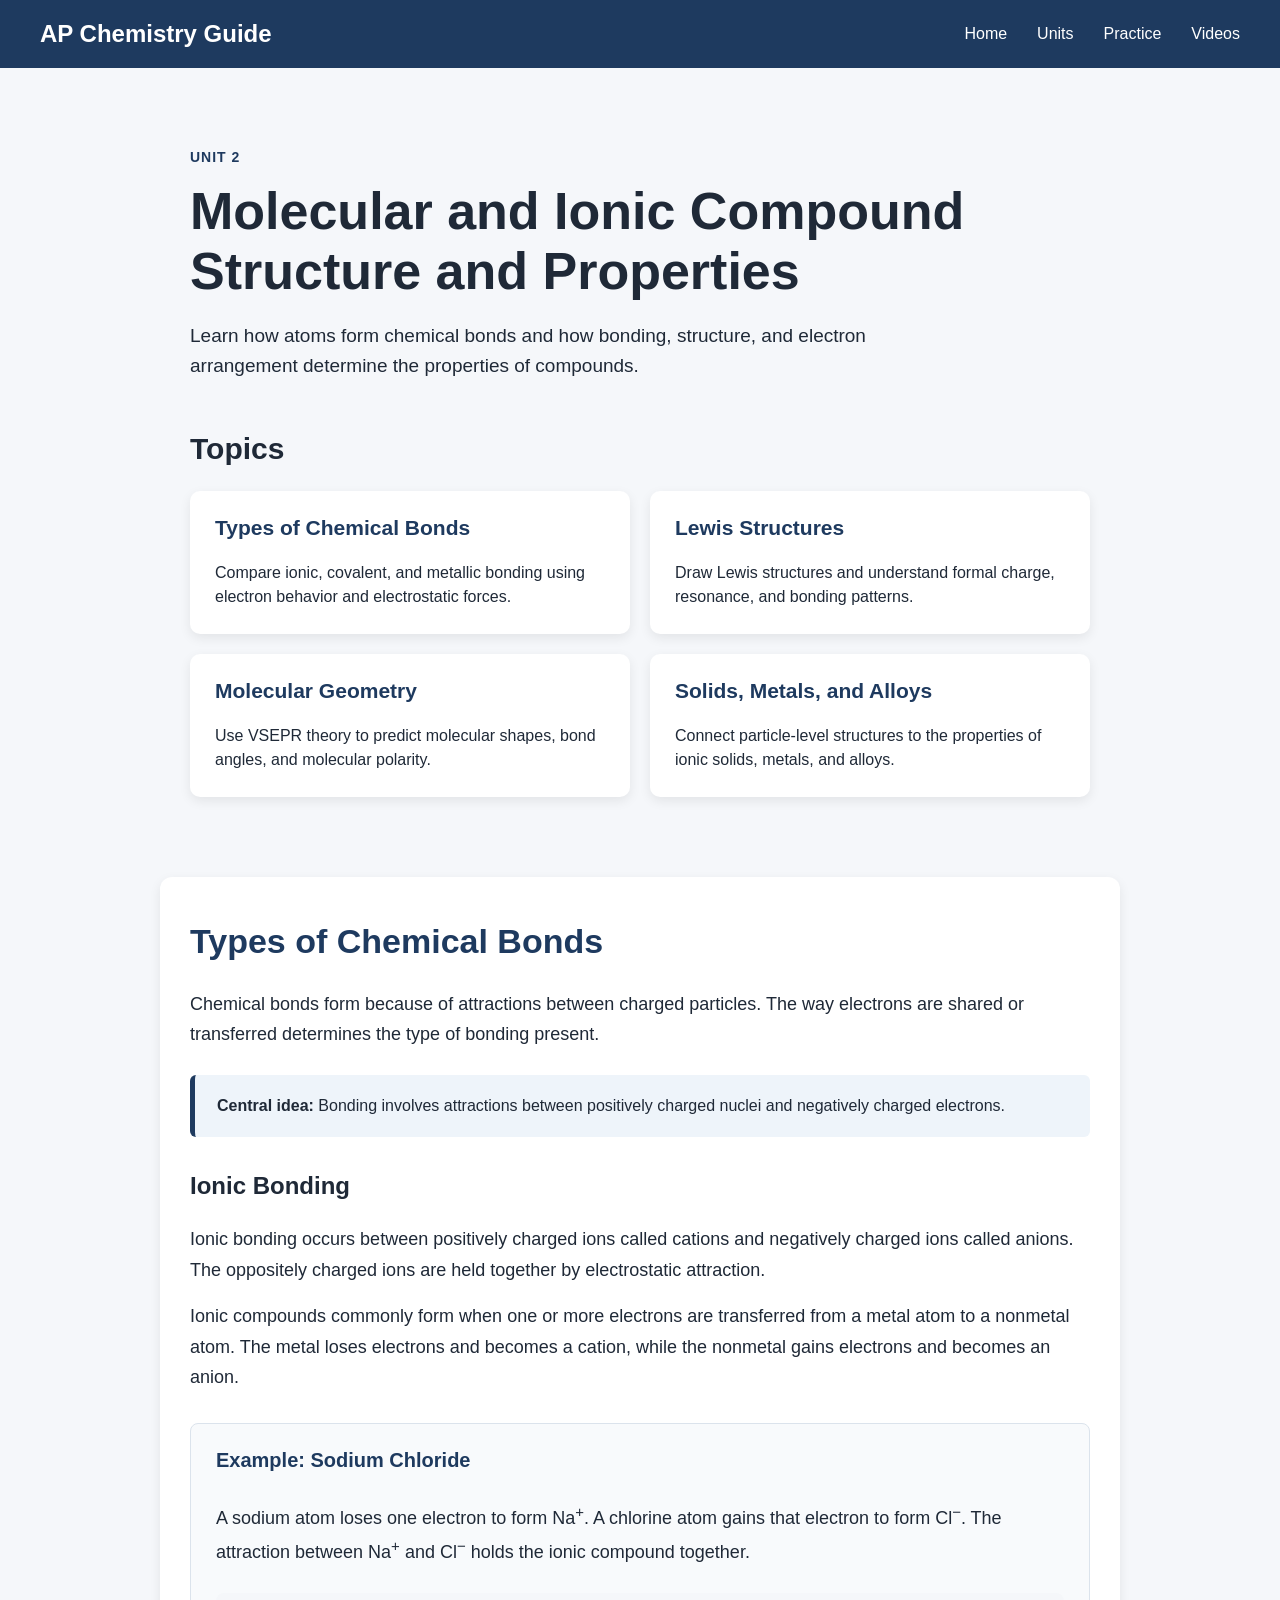
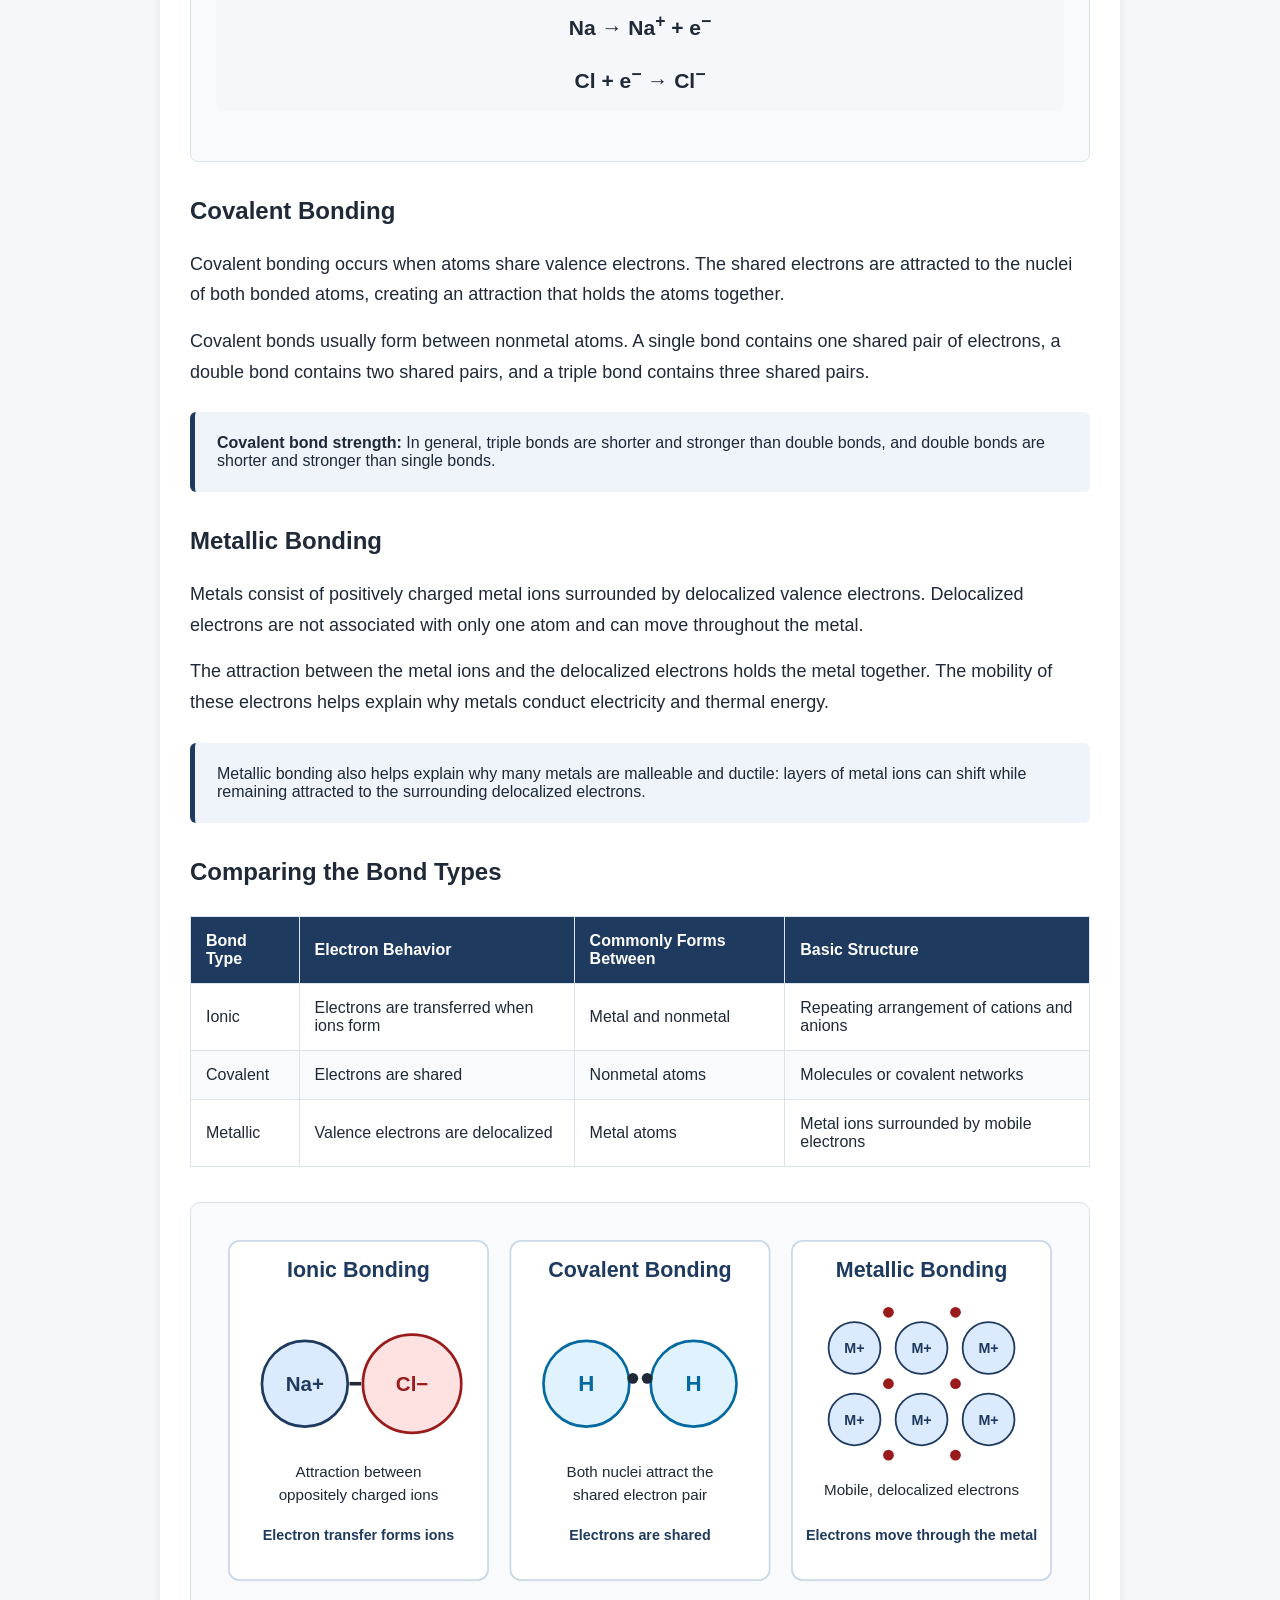
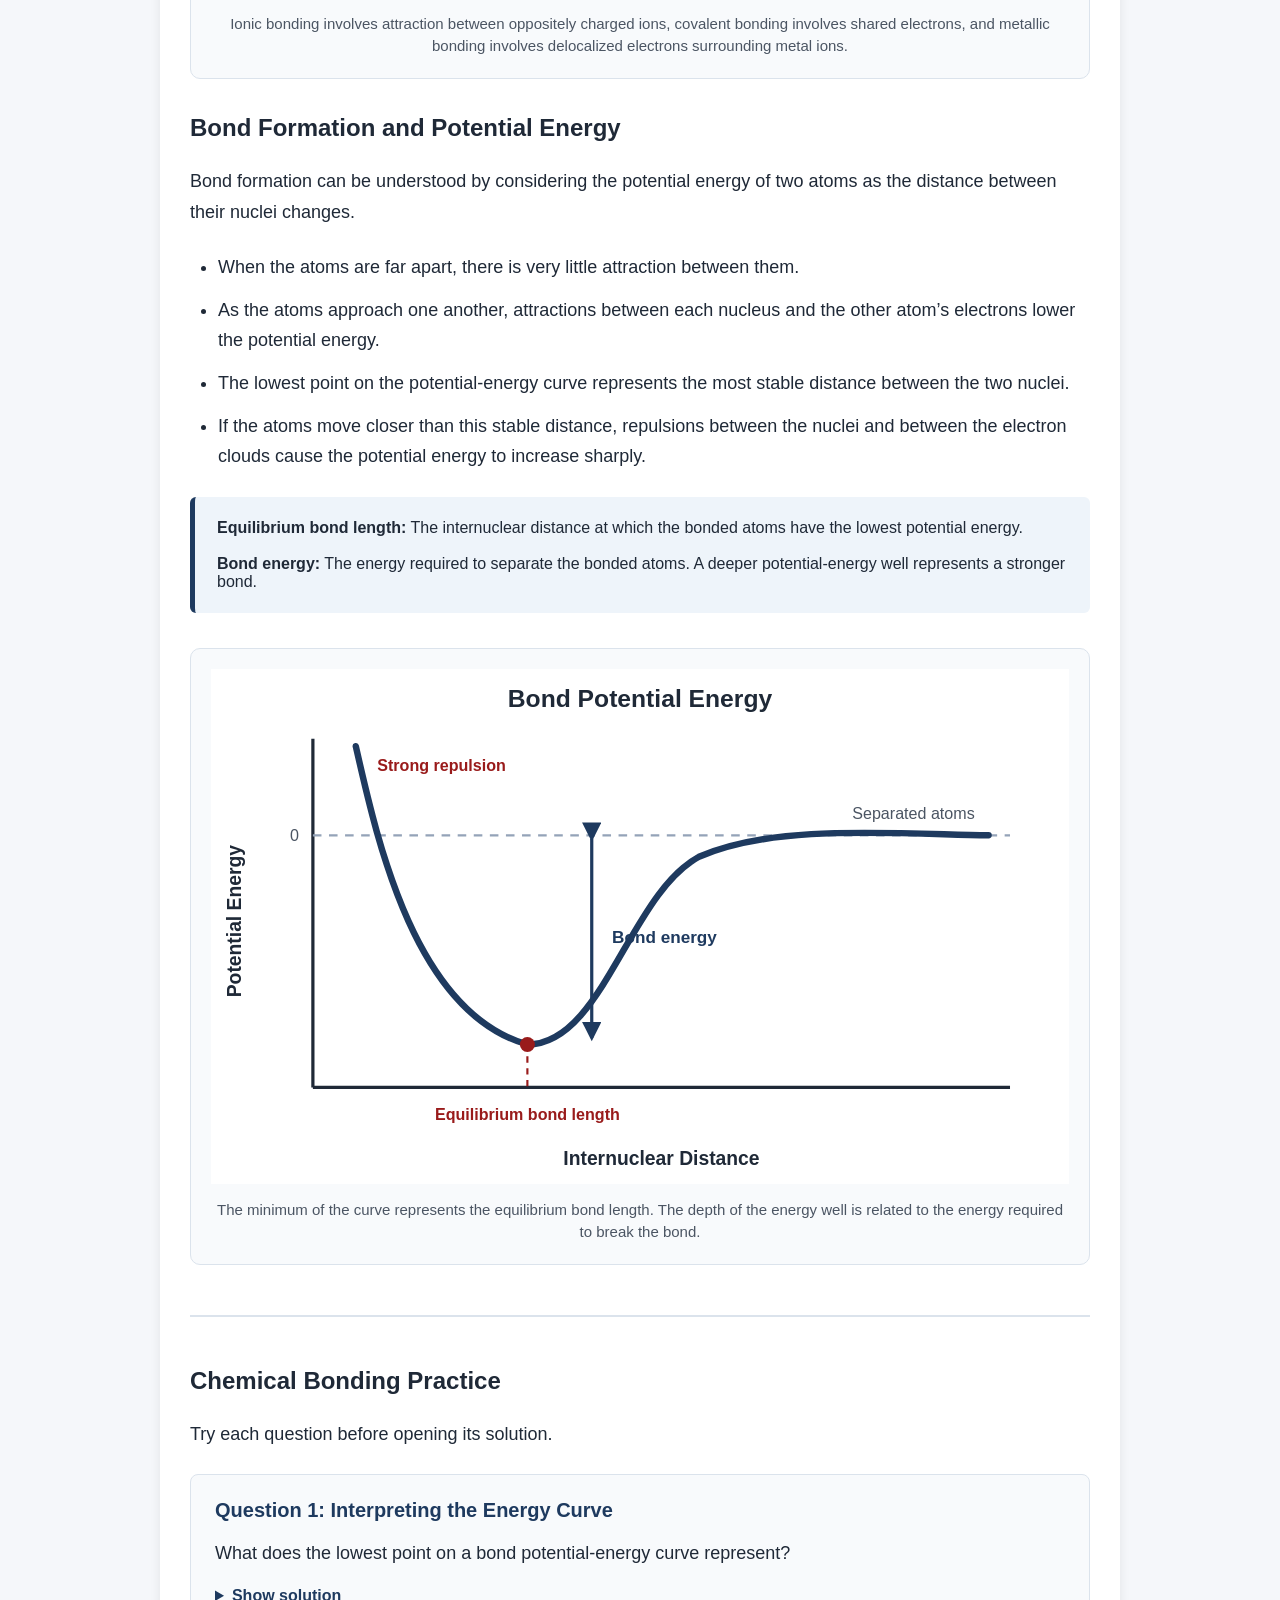
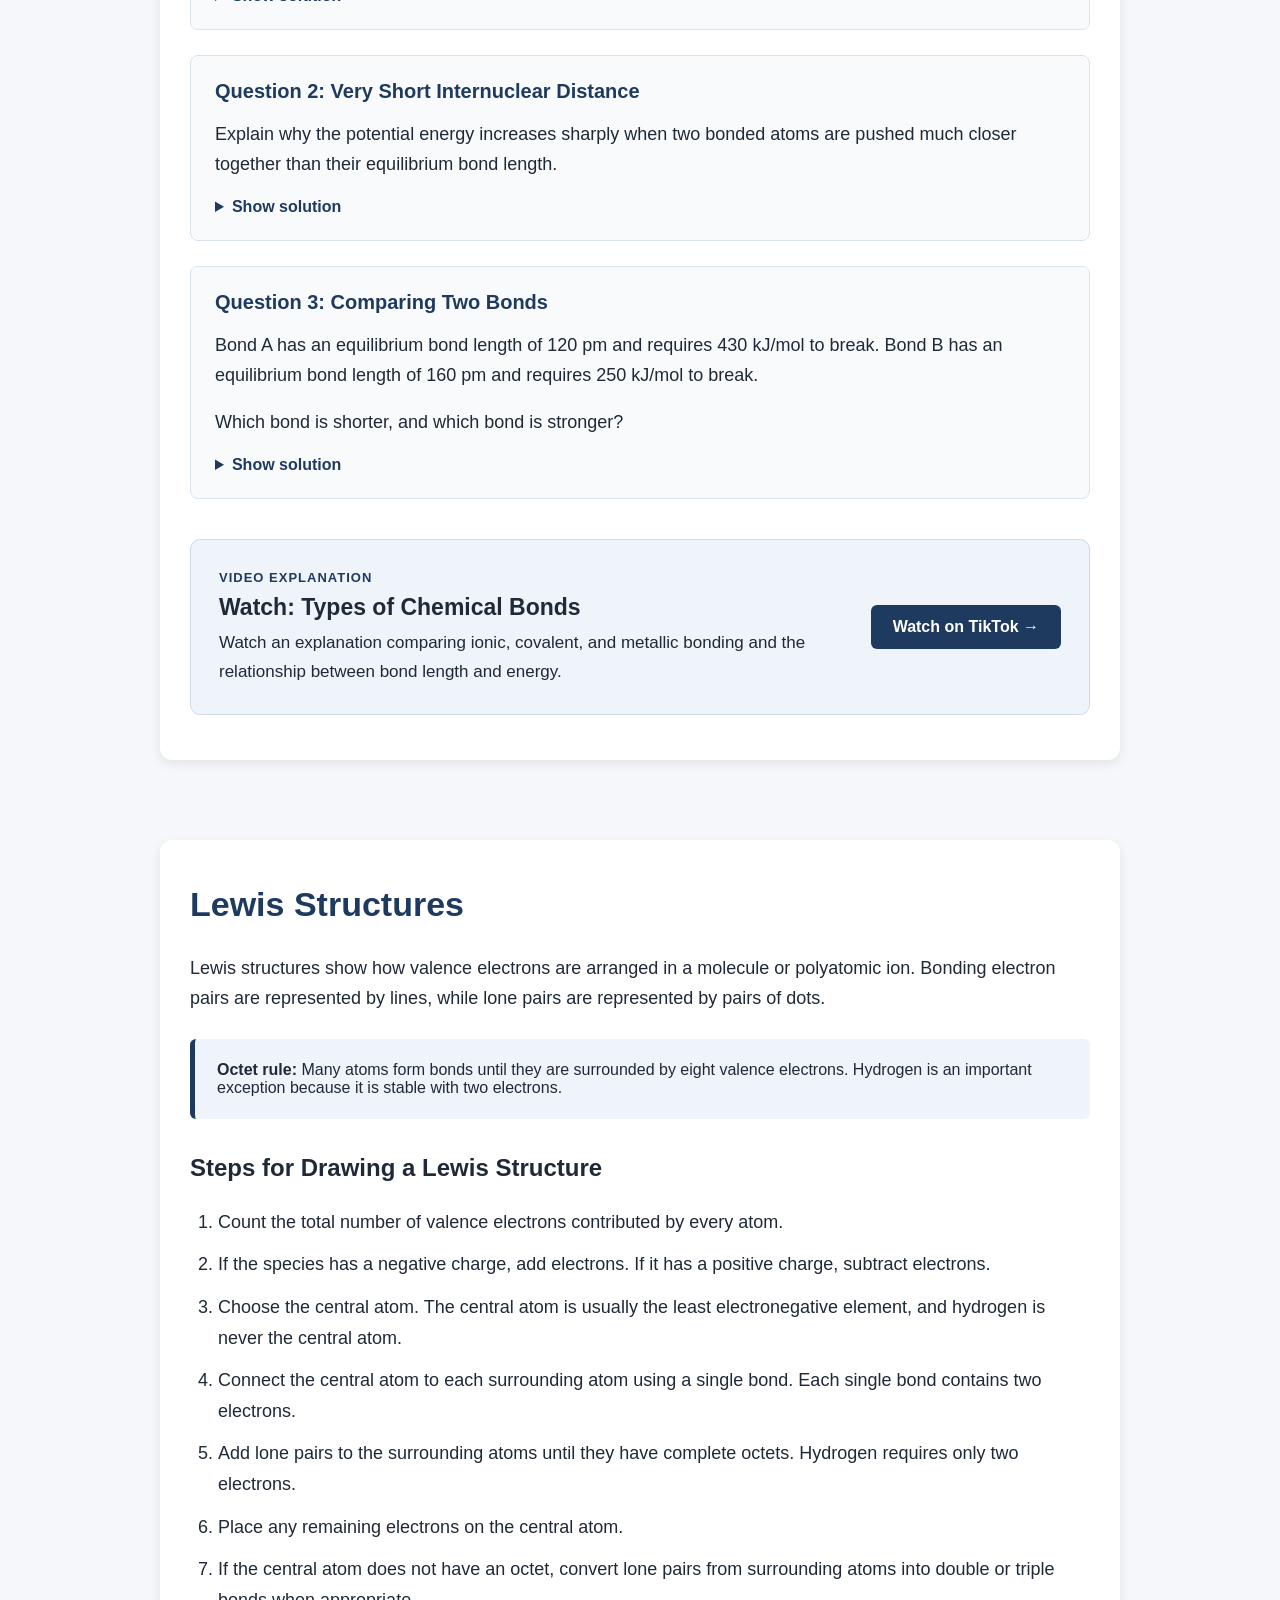
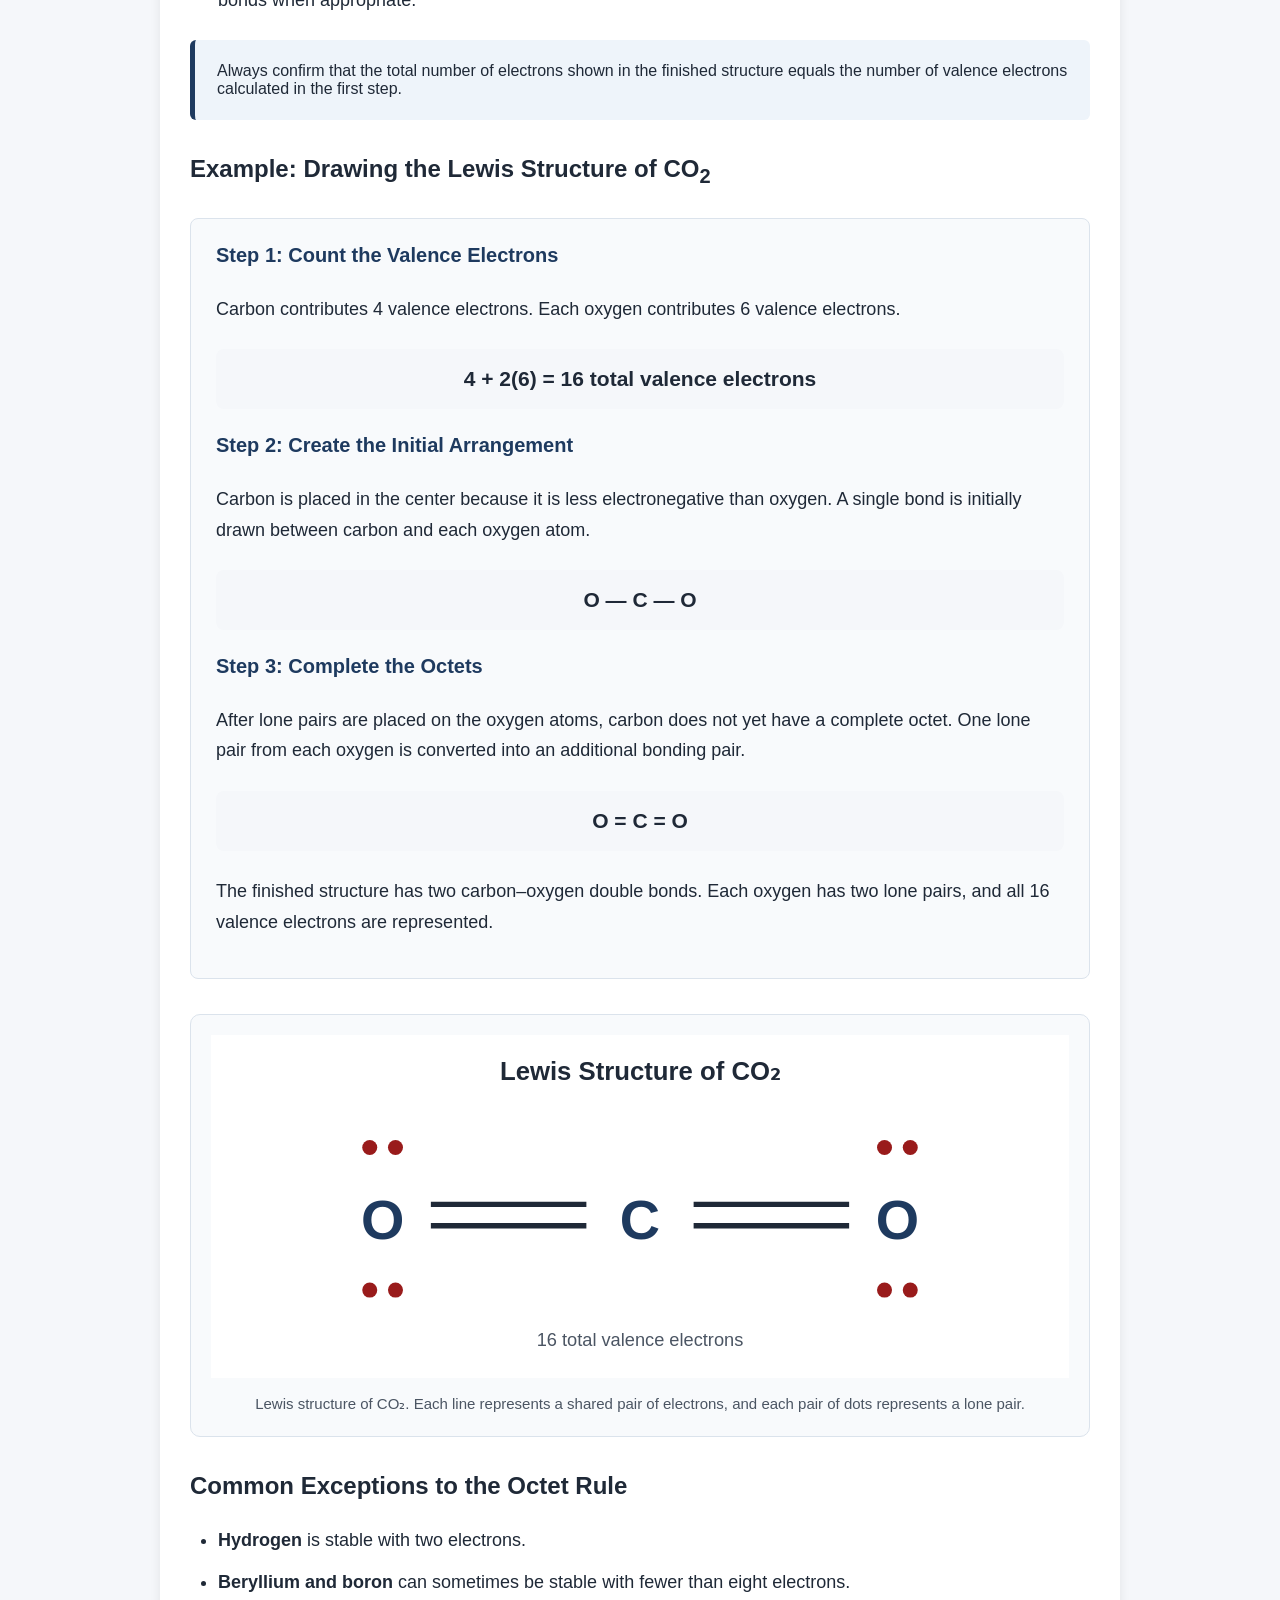
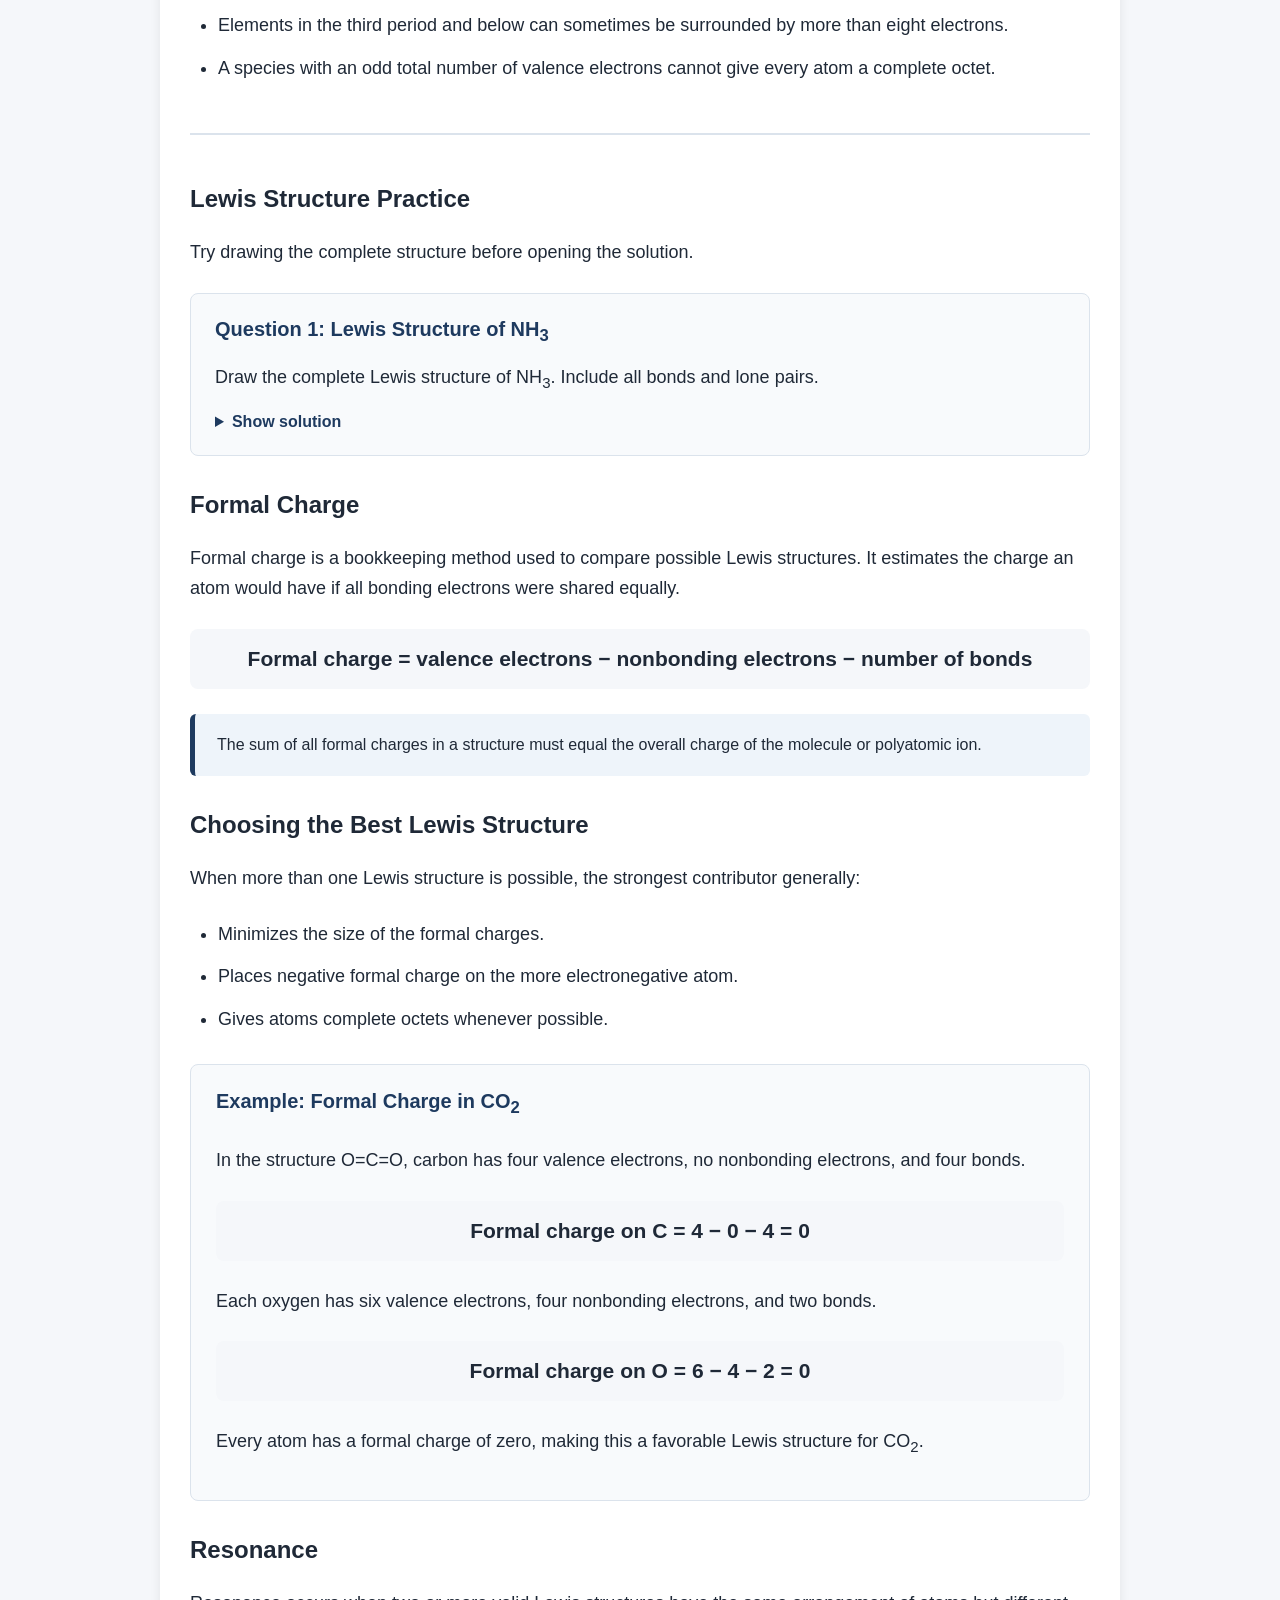
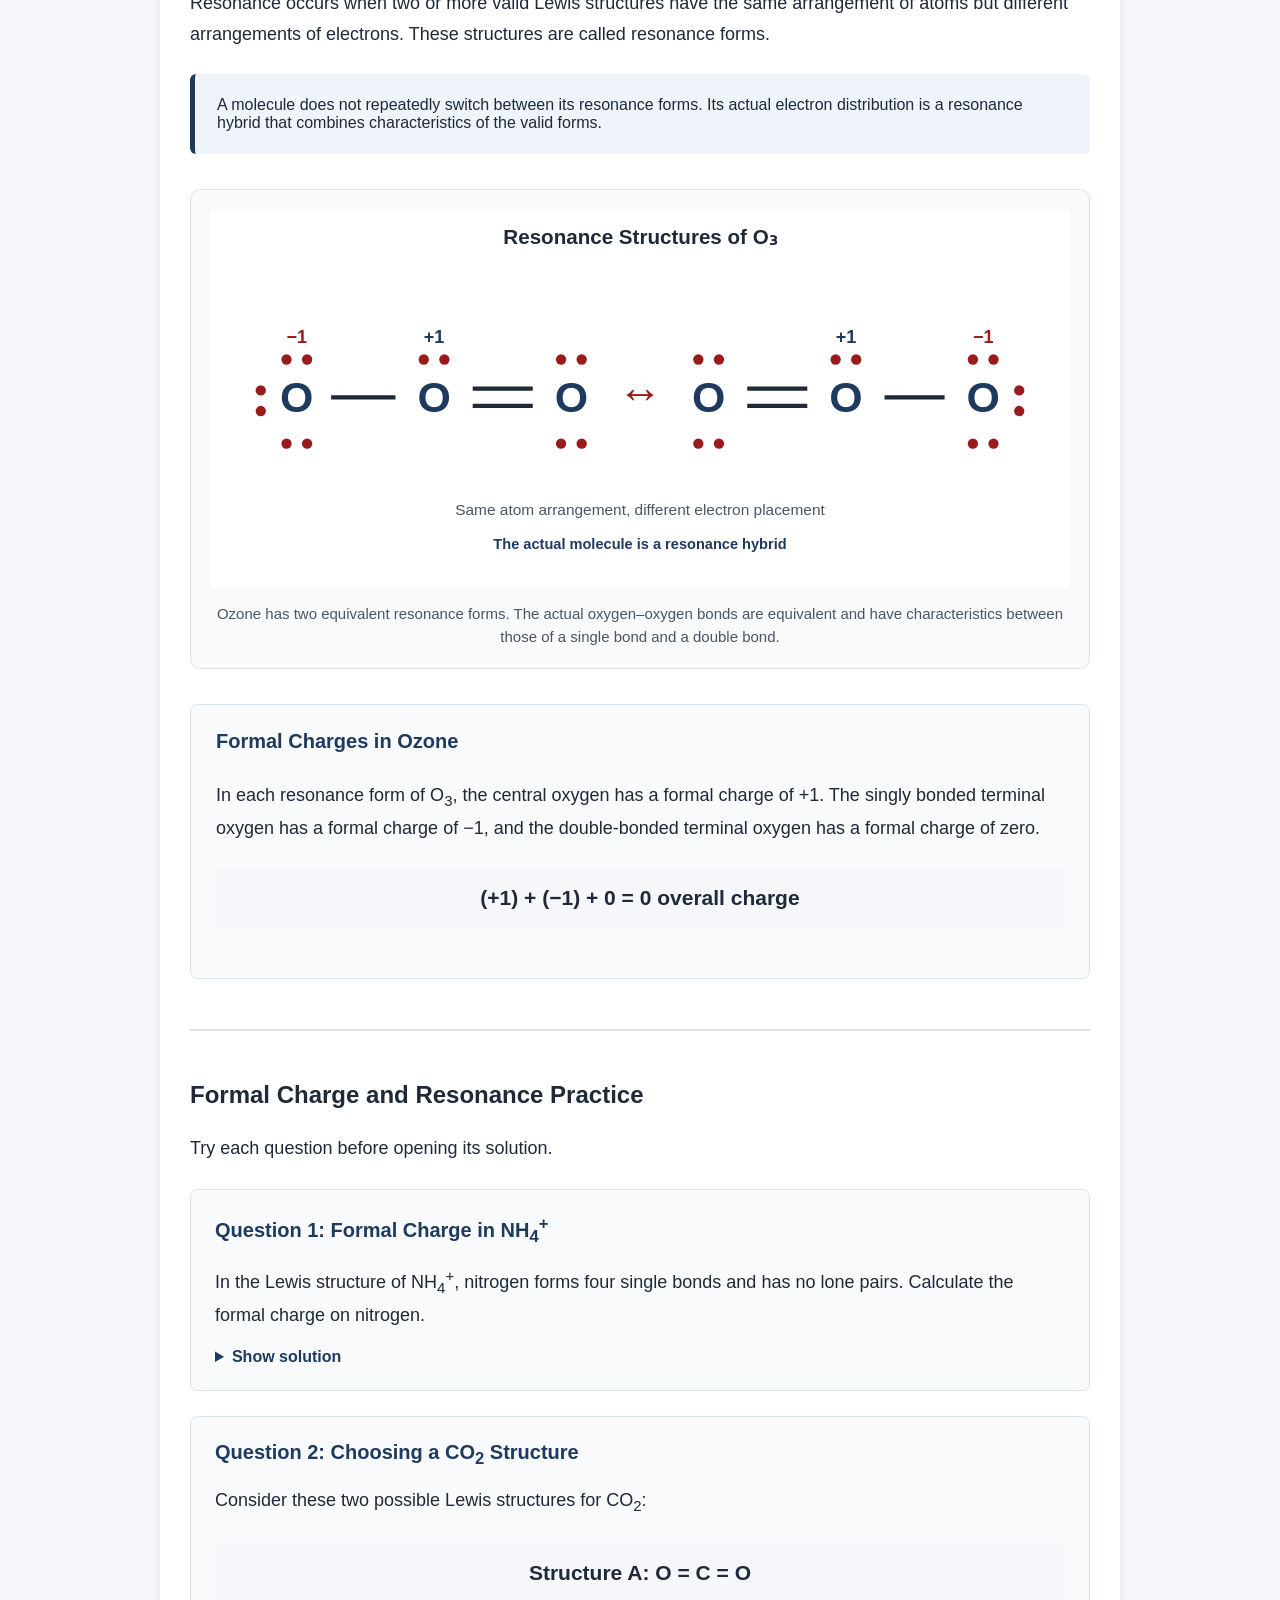
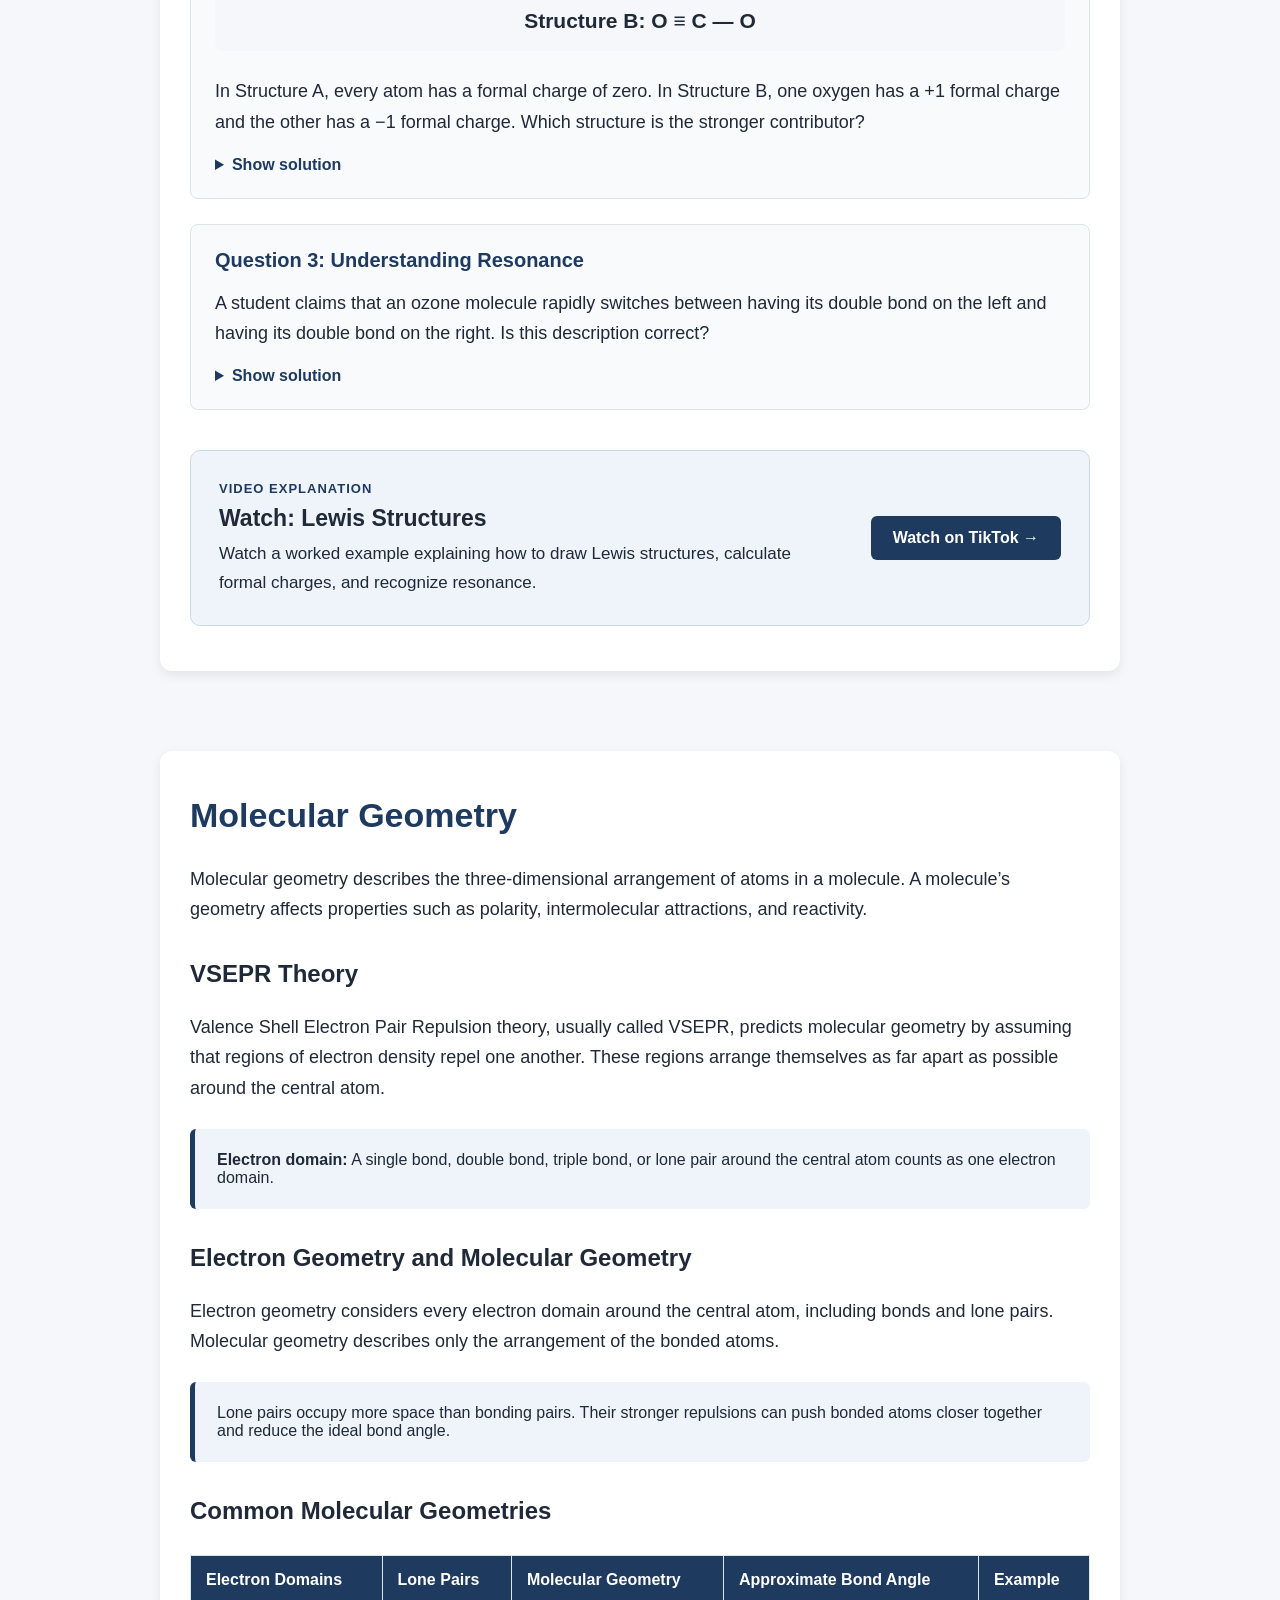
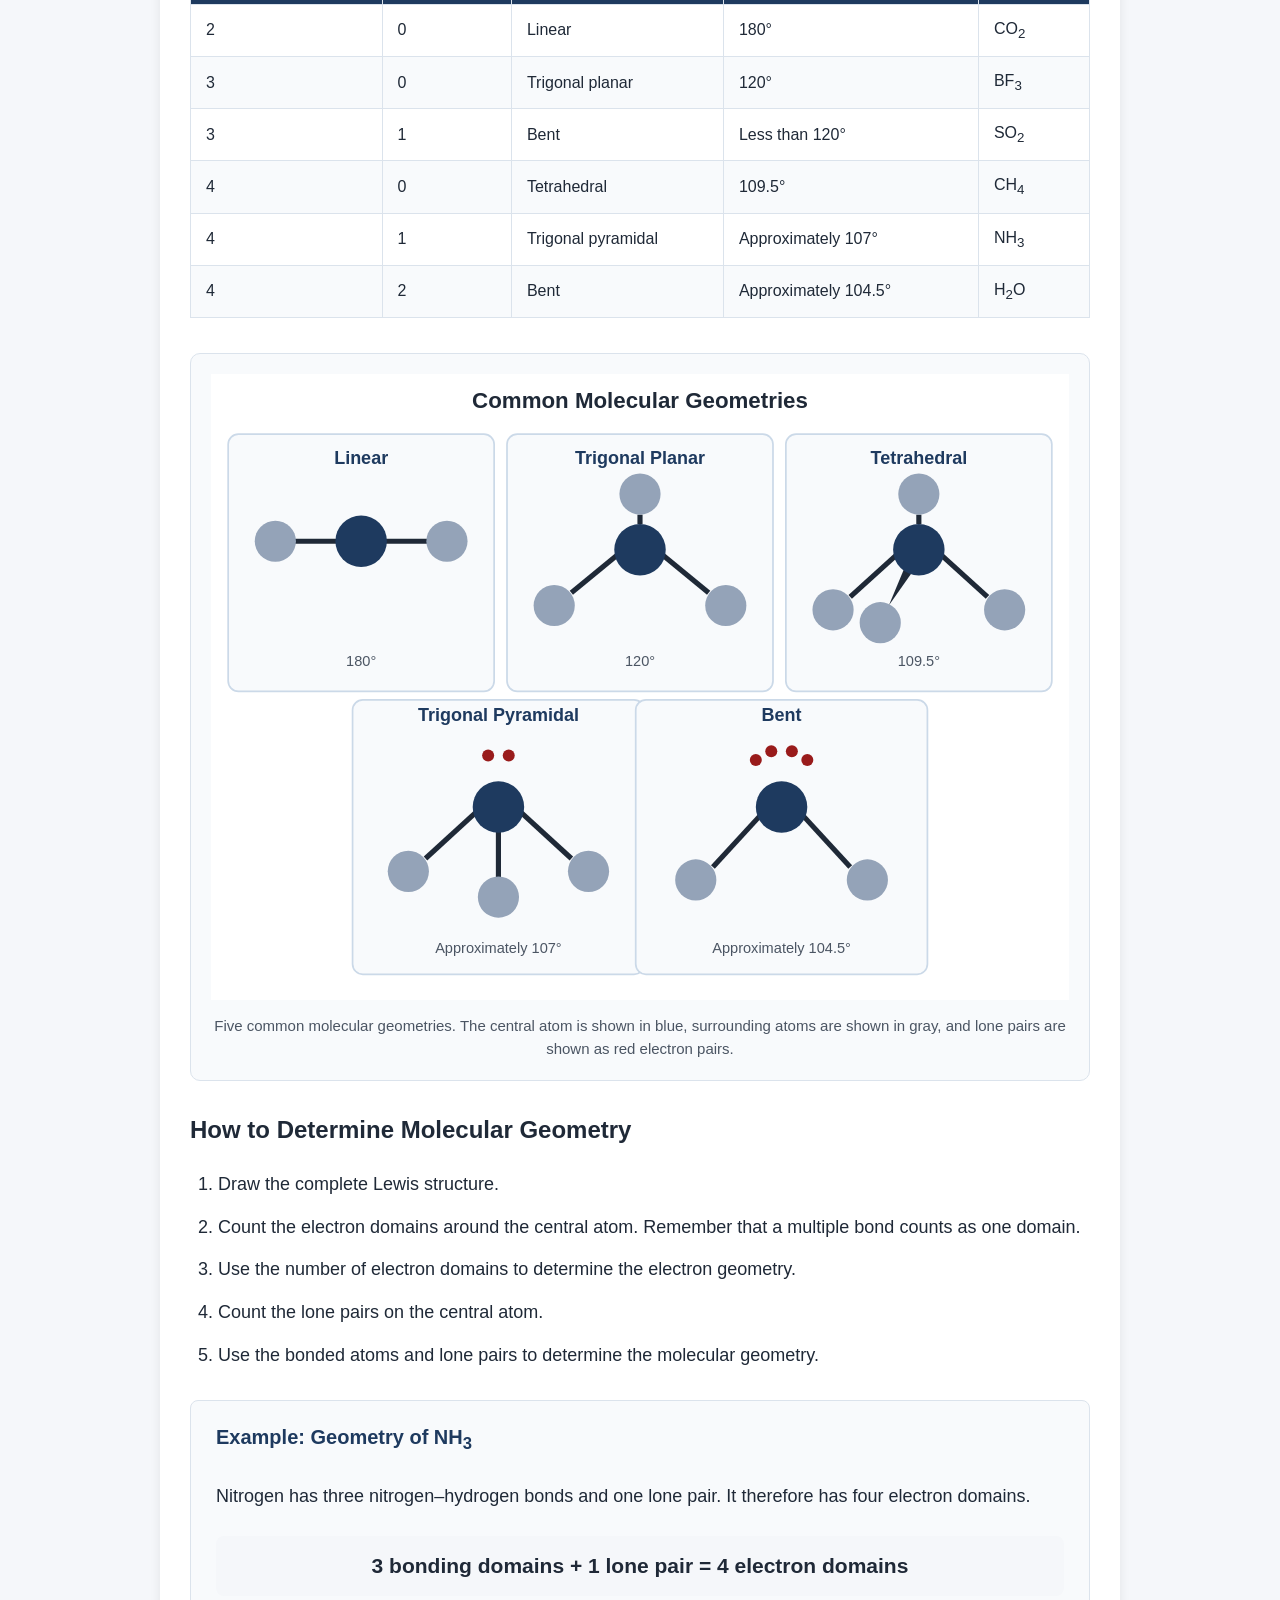
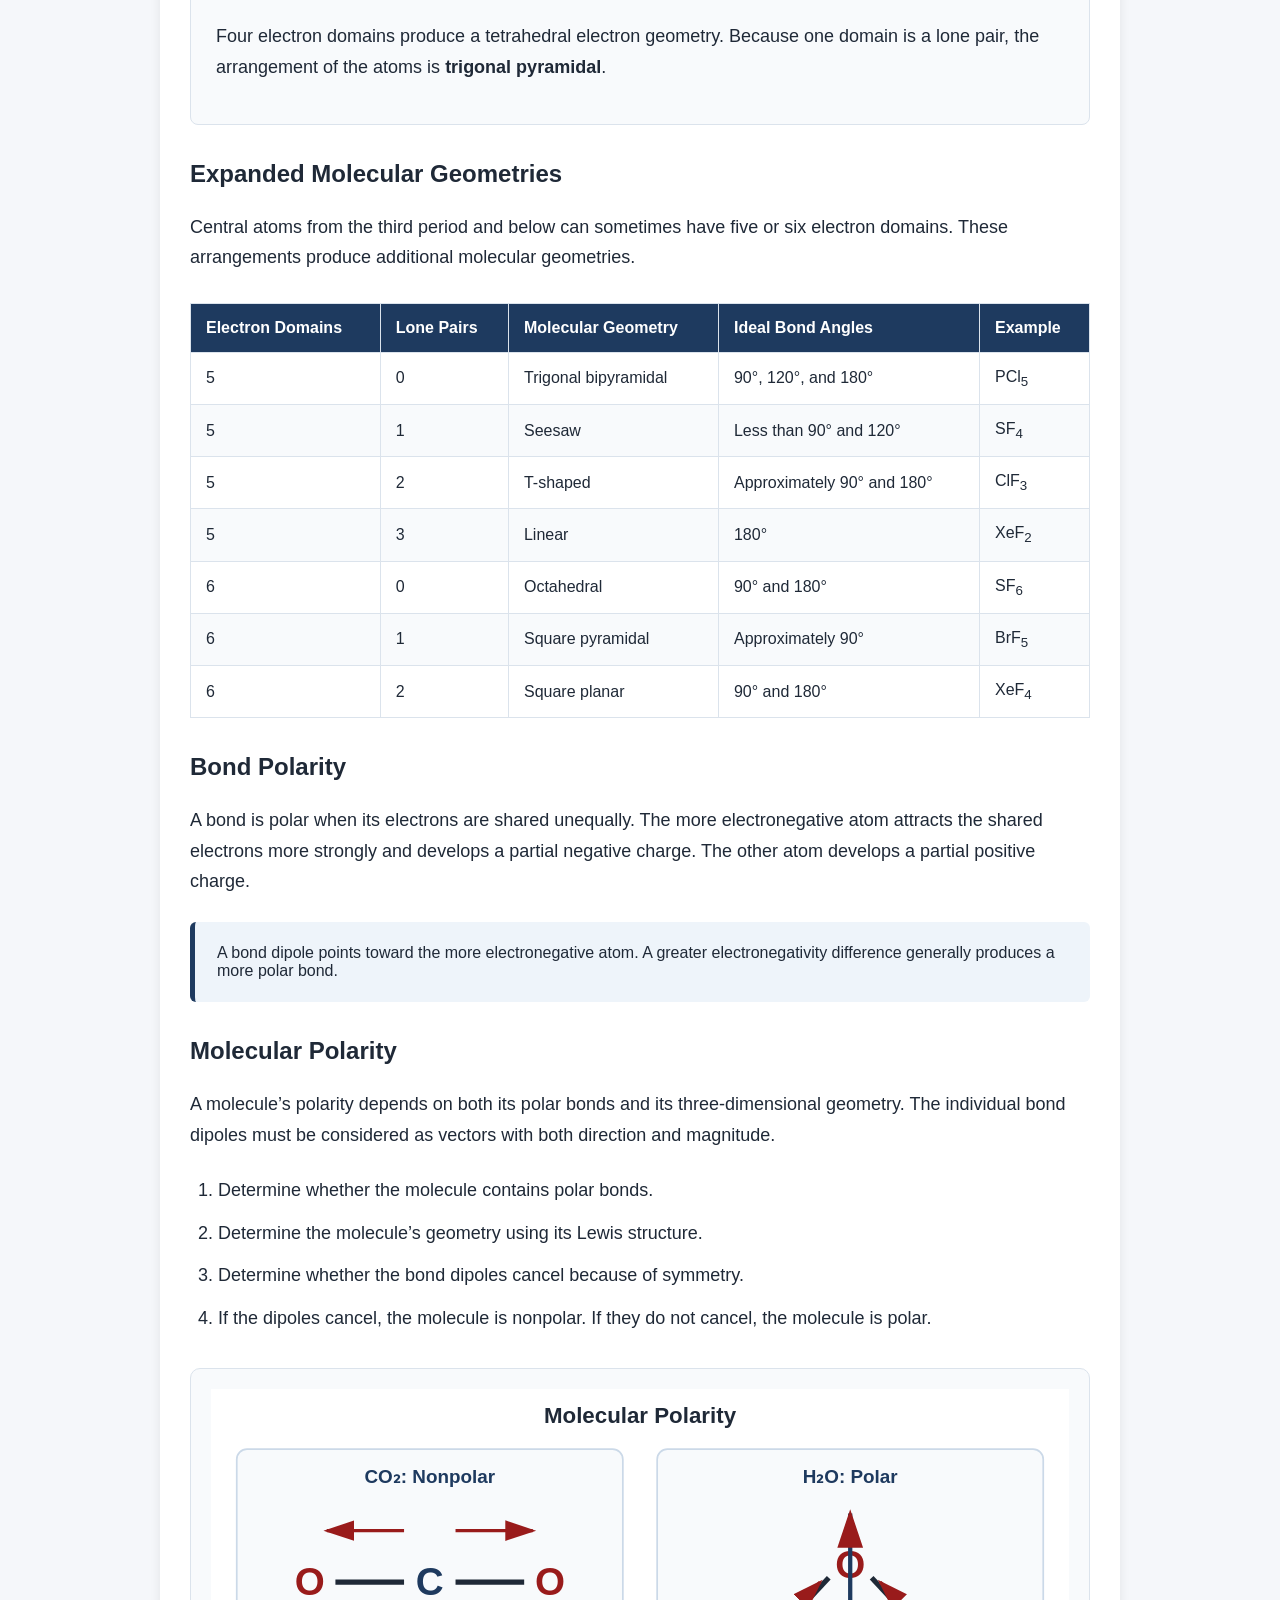
<file: units/unit-2.html>
<!DOCTYPE html>
<html lang="en">

<head>
    <!-- Google tag (gtag.js) -->
<script async src="https://www.googletagmanager.com/gtag/js?id=G-7LD7DHF69E"></script>
<script>
  window.dataLayer = window.dataLayer || [];
  function gtag(){dataLayer.push(arguments);}
  gtag('js', new Date());

  gtag('config', 'G-7LD7DHF69E');
</script>
    <meta charset="UTF-8">
    <meta name="viewport" content="width=device-width, initial-scale=1.0">

    <title>
        Unit 2 — Molecular and Ionic Compound Structure and Properties | AP Chemistry Guide
    </title>

    <link rel="stylesheet" href="../style.css">
</head>

<body>

    <header>
        <nav>
            <a href="../index.html" class="logo">AP Chemistry Guide</a>

            <div class="nav-links">
                <a href="../index.html">Home</a>
                <a href="../index.html#units">Units</a>
                <a href="#">Practice</a>
                <a href="#">Videos</a>
            </div>
        </nav>
    </header>

    <main>

        <section class="unit-page">

            <span class="unit-number">UNIT 2</span>

            <h1>Molecular and Ionic Compound Structure and Properties</h1>

            <p>
                Learn how atoms form chemical bonds and how bonding,
                structure, and electron arrangement determine the
                properties of compounds.
            </p>

            <h2>Topics</h2>

            <div class="topic-list">

                <a href="#chemical-bonds" class="topic-card">
                    <h3>Types of Chemical Bonds</h3>

                    <p>
                        Compare ionic, covalent, and metallic bonding
                        using electron behavior and electrostatic forces.
                    </p>
                </a>

                <a href="#lewis-structures" class="topic-card">
                    <h3>Lewis Structures</h3>

                    <p>
                        Draw Lewis structures and understand formal charge,
                        resonance, and bonding patterns.
                    </p>
                </a>

                <a href="#molecular-geometry" class="topic-card">
                    <h3>Molecular Geometry</h3>

                    <p>
                        Use VSEPR theory to predict molecular shapes,
                        bond angles, and molecular polarity.
                    </p>
                </a>

                <a href="#solids-and-metals" class="topic-card">
                    <h3>Solids, Metals, and Alloys</h3>

                    <p>
                        Connect particle-level structures to the properties
                        of ionic solids, metals, and alloys.
                    </p>
                </a>

            </div>

        </section>

        <section id="chemical-bonds" class="lesson">

            <h2>Types of Chemical Bonds</h2>

            <p>
                Chemical bonds form because of attractions
                between charged particles. The way electrons are shared
                or transferred determines the type of bonding present.
            </p>

            <div class="key-concept">
                <strong>Central idea:</strong>
                Bonding involves attractions between positively charged
                nuclei and negatively charged electrons.
            </div>

            <h3>Ionic Bonding</h3>

<p>
    Ionic bonding occurs between positively charged ions called cations
    and negatively charged ions called anions. The oppositely charged ions
    are held together by electrostatic attraction.
</p>

<p>
    Ionic compounds commonly form when one or more electrons are
    transferred from a metal atom to a nonmetal atom. The metal loses
    electrons and becomes a cation, while the nonmetal gains electrons
    and becomes an anion.
</p>

<div class="example">
    <h4>Example: Sodium Chloride</h4>

    <p>
        A sodium atom loses one electron to form Na<sup>+</sup>. A chlorine
        atom gains that electron to form Cl<sup>−</sup>. The attraction
        between Na<sup>+</sup> and Cl<sup>−</sup> holds the ionic compound
        together.
    </p>

    <div class="equation">
        Na → Na<sup>+</sup> + e<sup>−</sup>
        <br><br>
        Cl + e<sup>−</sup> → Cl<sup>−</sup>
    </div>
</div>

<h3>Covalent Bonding</h3>

<p>
    Covalent bonding occurs when atoms share valence electrons. The shared
    electrons are attracted to the nuclei of both bonded atoms, creating
    an attraction that holds the atoms together.
</p>

<p>
    Covalent bonds usually form between nonmetal atoms. A single bond
    contains one shared pair of electrons, a double bond contains two
    shared pairs, and a triple bond contains three shared pairs.
</p>

<div class="key-concept">
    <strong>Covalent bond strength:</strong>
    In general, triple bonds are shorter and stronger than double bonds,
    and double bonds are shorter and stronger than single bonds.
</div>

<h3>Metallic Bonding</h3>

<p>
    Metals consist of positively charged metal ions surrounded by
    delocalized valence electrons. Delocalized electrons are not associated
    with only one atom and can move throughout the metal.
</p>

<p>
    The attraction between the metal ions and the delocalized electrons
    holds the metal together. The mobility of these electrons helps explain
    why metals conduct electricity and thermal energy.
</p>

<div class="key-concept">
    Metallic bonding also helps explain why many metals are malleable and
    ductile: layers of metal ions can shift while remaining attracted to
    the surrounding delocalized electrons.
</div>

<h3>Comparing the Bond Types</h3>

<div class="table-container">
    <table class="particle-table">
        <thead>
            <tr>
                <th>Bond Type</th>
                <th>Electron Behavior</th>
                <th>Commonly Forms Between</th>
                <th>Basic Structure</th>
            </tr>
        </thead>

        <tbody>
            <tr>
                <td>Ionic</td>
                <td>Electrons are transferred when ions form</td>
                <td>Metal and nonmetal</td>
                <td>Repeating arrangement of cations and anions</td>
            </tr>

            <tr>
                <td>Covalent</td>
                <td>Electrons are shared</td>
                <td>Nonmetal atoms</td>
                <td>Molecules or covalent networks</td>
            </tr>

            <tr>
                <td>Metallic</td>
                <td>Valence electrons are delocalized</td>
                <td>Metal atoms</td>
                <td>Metal ions surrounded by mobile electrons</td>
            </tr>
        </tbody>
    </table>
</div>

<figure class="chemistry-figure">

    <img
        src="../images/bonding-types.svg"
        alt="Diagram comparing ionic, covalent, and metallic bonding"
    >

    <figcaption>
        Ionic bonding involves attraction between oppositely charged ions,
        covalent bonding involves shared electrons, and metallic bonding
        involves delocalized electrons surrounding metal ions.
    </figcaption>

</figure>

            <h3>Bond Formation and Potential Energy</h3>

<p>
    Bond formation can be understood by considering the potential energy
    of two atoms as the distance between their nuclei changes.
</p>

<ul class="spectrum-notes">
    <li>
        When the atoms are far apart, there is very little attraction
        between them.
    </li>

    <li>
        As the atoms approach one another, attractions between each
        nucleus and the other atom’s electrons lower the potential energy.
    </li>

    <li>
        The lowest point on the potential-energy curve represents the
        most stable distance between the two nuclei.
    </li>

    <li>
        If the atoms move closer than this stable distance, repulsions
        between the nuclei and between the electron clouds cause the
        potential energy to increase sharply.
    </li>
</ul>

<div class="key-concept">
    <strong>Equilibrium bond length:</strong>
    The internuclear distance at which the bonded atoms have the lowest
    potential energy.
    <br><br>
    <strong>Bond energy:</strong>
    The energy required to separate the bonded atoms. A deeper
    potential-energy well represents a stronger bond.
</div>

<figure class="chemistry-figure">

    <img
        src="../images/bond-potential-energy.svg"
        alt="Potential-energy curve showing equilibrium bond length and bond energy"
    >

    <figcaption>
        The minimum of the curve represents the equilibrium bond length.
        The depth of the energy well is related to the energy required
        to break the bond.
    </figcaption>

</figure>

<div class="practice-section">

    <h3>Chemical Bonding Practice</h3>

    <p>
        Try each question before opening its solution.
    </p>

    <div class="practice-question">

        <h4>Question 1: Interpreting the Energy Curve</h4>

        <p>
            What does the lowest point on a bond potential-energy curve
            represent?
        </p>

        <details>
            <summary>Show solution</summary>

            <div class="solution">
                <p>
                    The lowest point represents the
                    <strong>equilibrium bond length</strong>. At this
                    distance, the bonded atoms have their minimum potential
                    energy and are most stable.
                </p>

                <p>
                    The attractive and repulsive interactions balance at
                    this distance.
                </p>
            </div>
        </details>

    </div>

    <div class="practice-question">

        <h4>Question 2: Very Short Internuclear Distance</h4>

        <p>
            Explain why the potential energy increases sharply when two
            bonded atoms are pushed much closer together than their
            equilibrium bond length.
        </p>

        <details>
            <summary>Show solution</summary>

            <div class="solution">
                <p>
                    At very short distances, repulsions between the two
                    positively charged nuclei and between the atoms’
                    electron clouds become very strong.
                </p>

                <p>
                    These repulsive interactions increase the system’s
                    potential energy, making the arrangement less stable.
                </p>
            </div>
        </details>

    </div>

    <div class="practice-question">

        <h4>Question 3: Comparing Two Bonds</h4>

        <p>
            Bond A has an equilibrium bond length of 120 pm and requires
            430 kJ/mol to break. Bond B has an equilibrium bond length of
            160 pm and requires 250 kJ/mol to break.
        </p>

        <p>
            Which bond is shorter, and which bond is stronger?
        </p>

        <details>
            <summary>Show solution</summary>

            <div class="solution">
                <p>
                    <strong>Bond A is shorter</strong> because its
                    equilibrium bond length is 120 pm, compared with
                    160 pm for Bond B.
                </p>

                <p>
                    <strong>Bond A is also stronger</strong> because more
                    energy is required to break it: 430 kJ/mol compared
                    with 250 kJ/mol.
                </p>
            </div>
        </details>

    </div>

</div>

<div class="video-resource">

    <div class="video-text">
        <span class="video-label">VIDEO EXPLANATION</span>

        <h3>Watch: Types of Chemical Bonds</h3>

        <p>
            Watch an explanation comparing ionic, covalent, and metallic
            bonding and the relationship between bond length and energy.
        </p>
    </div>

    <a
        href="https://www.tiktok.com/@apchemistryguide1/video/7677300951882943775"
        class="video-button"
        target="_blank"
        rel="noopener noreferrer"
    >
        Watch on TikTok →
    </a>

</div>

        </section>

        <section id="lewis-structures" class="lesson">

    <h2>Lewis Structures</h2>

    <p>
        Lewis structures show how valence electrons are arranged in a
        molecule or polyatomic ion. Bonding electron pairs are represented
        by lines, while lone pairs are represented by pairs of dots.
    </p>

    <div class="key-concept">
        <strong>Octet rule:</strong>
        Many atoms form bonds until they are surrounded by eight valence
        electrons. Hydrogen is an important exception because it is stable
        with two electrons.
    </div>

    <h3>Steps for Drawing a Lewis Structure</h3>

    <ol class="spectrum-notes">
        <li>
            Count the total number of valence electrons contributed by
            every atom.
        </li>

        <li>
            If the species has a negative charge, add electrons. If it has
            a positive charge, subtract electrons.
        </li>

        <li>
            Choose the central atom. The central atom is usually the least
            electronegative element, and hydrogen is never the central atom.
        </li>

        <li>
            Connect the central atom to each surrounding atom using a
            single bond. Each single bond contains two electrons.
        </li>

        <li>
            Add lone pairs to the surrounding atoms until they have complete
            octets. Hydrogen requires only two electrons.
        </li>

        <li>
            Place any remaining electrons on the central atom.
        </li>

        <li>
            If the central atom does not have an octet, convert lone pairs
            from surrounding atoms into double or triple bonds when
            appropriate.
        </li>
    </ol>

    <div class="key-concept">
        Always confirm that the total number of electrons shown in the
        finished structure equals the number of valence electrons calculated
        in the first step.
    </div>

    <h3>Example: Drawing the Lewis Structure of CO<sub>2</sub></h3>

    <div class="example">

        <h4>Step 1: Count the Valence Electrons</h4>

        <p>
            Carbon contributes 4 valence electrons. Each oxygen contributes
            6 valence electrons.
        </p>

        <div class="equation">
            4 + 2(6) = 16 total valence electrons
        </div>

        <h4>Step 2: Create the Initial Arrangement</h4>

        <p>
            Carbon is placed in the center because it is less electronegative
            than oxygen. A single bond is initially drawn between carbon and
            each oxygen atom.
        </p>

        <div class="equation">
            O — C — O
        </div>

        <h4>Step 3: Complete the Octets</h4>

        <p>
            After lone pairs are placed on the oxygen atoms, carbon does not
            yet have a complete octet. One lone pair from each oxygen is
            converted into an additional bonding pair.
        </p>

        <div class="equation">
            O = C = O
        </div>

        <p>
            The finished structure has two carbon–oxygen double bonds. Each
            oxygen has two lone pairs, and all 16 valence electrons are
            represented.
        </p>

    </div>

    <figure class="chemistry-figure">

        <img
            src="../images/lewis-structure-co2.svg"
            alt="Lewis structure of carbon dioxide with two carbon-oxygen double bonds and two lone pairs on each oxygen"
        >

        <figcaption>
            Lewis structure of CO₂. Each line represents a shared pair of
            electrons, and each pair of dots represents a lone pair.
        </figcaption>

    </figure>

    <h3>Common Exceptions to the Octet Rule</h3>

    <ul class="spectrum-notes">
        <li>
            <strong>Hydrogen</strong> is stable with two electrons.
        </li>

        <li>
            <strong>Beryllium and boron</strong> can sometimes be stable
            with fewer than eight electrons.
        </li>

        <li>
            Elements in the third period and below can sometimes be
            surrounded by more than eight electrons.
        </li>

        <li>
            A species with an odd total number of valence electrons cannot
            give every atom a complete octet.
        </li>
    </ul>

            <div class="practice-section">

    <h3>Lewis Structure Practice</h3>

    <p>
        Try drawing the complete structure before opening the solution.
    </p>

    <div class="practice-question">

        <h4>Question 1: Lewis Structure of NH<sub>3</sub></h4>

        <p>
            Draw the complete Lewis structure of NH<sub>3</sub>. Include
            all bonds and lone pairs.
        </p>

        <details>
            <summary>Show solution</summary>

            <div class="solution">

                <p>
                    Nitrogen contributes 5 valence electrons, and the
                    three hydrogen atoms contribute 3 electrons.
                </p>

                <div class="equation">
                    5 + 3(1) = 8 total valence electrons
                </div>

                <p>
                    Nitrogen is the central atom. Three single bonds connect
                    nitrogen to the three hydrogen atoms, using 6 electrons.
                    The remaining 2 electrons form one lone pair on nitrogen.
                </p>

                <figure class="chemistry-figure">

                    <img
                        src="../images/lewis-structure-nh3.svg"
                        alt="Lewis structure of ammonia with three nitrogen-hydrogen single bonds and one lone pair on nitrogen"
                    >

                    <figcaption>
                        Lewis structure of NH₃. Nitrogen forms three single
                        bonds and has one lone pair.
                    </figcaption>

                </figure>

            </div>
        </details>

    </div>

</div>

            <h3>Formal Charge</h3>

<p>
    Formal charge is a bookkeeping method used to compare possible Lewis
    structures. It estimates the charge an atom would have if all bonding
    electrons were shared equally.
</p>

<div class="equation">
    Formal charge =
    valence electrons − nonbonding electrons − number of bonds
</div>

<div class="key-concept">
    The sum of all formal charges in a structure must equal the overall
    charge of the molecule or polyatomic ion.
</div>

<h3>Choosing the Best Lewis Structure</h3>

<p>
    When more than one Lewis structure is possible, the strongest
    contributor generally:
</p>

<ul class="spectrum-notes">
    <li>Minimizes the size of the formal charges.</li>

    <li>Places negative formal charge on the more electronegative atom.</li>

    <li>Gives atoms complete octets whenever possible.</li>
</ul>

<div class="example">

    <h4>Example: Formal Charge in CO<sub>2</sub></h4>

    <p>
        In the structure O=C=O, carbon has four valence electrons,
        no nonbonding electrons, and four bonds.
    </p>

    <div class="equation">
        Formal charge on C = 4 − 0 − 4 = 0
    </div>

    <p>
        Each oxygen has six valence electrons, four nonbonding electrons,
        and two bonds.
    </p>

    <div class="equation">
        Formal charge on O = 6 − 4 − 2 = 0
    </div>

    <p>
        Every atom has a formal charge of zero, making this a favorable
        Lewis structure for CO<sub>2</sub>.
    </p>

</div>

<h3>Resonance</h3>

<p>
    Resonance occurs when two or more valid Lewis structures have the same
    arrangement of atoms but different arrangements of electrons. These
    structures are called resonance forms.
</p>

<div class="key-concept">
    A molecule does not repeatedly switch between its resonance forms.
    Its actual electron distribution is a resonance hybrid that combines
    characteristics of the valid forms.
</div>

<figure class="chemistry-figure">

    <img
        src="../images/ozone-resonance.svg"
        alt="Two equivalent resonance structures of ozone"
    >

    <figcaption>
        Ozone has two equivalent resonance forms. The actual oxygen–oxygen
        bonds are equivalent and have characteristics between those of a
        single bond and a double bond.
    </figcaption>

</figure>

<div class="example">

    <h4>Formal Charges in Ozone</h4>

    <p>
        In each resonance form of O<sub>3</sub>, the central oxygen has a
        formal charge of +1. The singly bonded terminal oxygen has a formal
        charge of −1, and the double-bonded terminal oxygen has a formal
        charge of zero.
    </p>

    <div class="equation">
        (+1) + (−1) + 0 = 0 overall charge
    </div>

</div>

            <div class="practice-section">

    <h3>Formal Charge and Resonance Practice</h3>

    <p>
        Try each question before opening its solution.
    </p>

    <div class="practice-question">

        <h4>Question 1: Formal Charge in NH<sub>4</sub><sup>+</sup></h4>

        <p>
            In the Lewis structure of NH<sub>4</sub><sup>+</sup>, nitrogen
            forms four single bonds and has no lone pairs. Calculate the
            formal charge on nitrogen.
        </p>

        <details>
            <summary>Show solution</summary>

            <div class="solution">

                <p>
                    Nitrogen has 5 valence electrons, 0 nonbonding
                    electrons, and 4 bonds.
                </p>

                <div class="equation">
                    Formal charge = 5 − 0 − 4 = +1
                </div>

                <p>
                    The formal charge on nitrogen is
                    <strong>+1</strong>. Each hydrogen has a formal charge
                    of zero, giving the ion its overall 1+ charge.
                </p>

            </div>
        </details>

    </div>

    <div class="practice-question">

        <h4>Question 2: Choosing a CO<sub>2</sub> Structure</h4>

        <p>
            Consider these two possible Lewis structures for
            CO<sub>2</sub>:
        </p>

        <div class="equation">
            Structure A: O = C = O
            <br><br>
            Structure B: O ≡ C — O
        </div>

        <p>
            In Structure A, every atom has a formal charge of zero. In
            Structure B, one oxygen has a +1 formal charge and the other
            has a −1 formal charge. Which structure is the stronger
            contributor?
        </p>

        <details>
            <summary>Show solution</summary>

            <div class="solution">

                <p>
                    <strong>Structure A</strong> is the stronger contributor.
                    It gives every atom a formal charge of zero and avoids
                    unnecessary charge separation.
                </p>

                <p>
                    Structure B gives opposite formal charges to the two
                    oxygen atoms, making it a less favorable contributor.
                </p>

            </div>
        </details>

    </div>

    <div class="practice-question">

        <h4>Question 3: Understanding Resonance</h4>

        <p>
            A student claims that an ozone molecule rapidly switches
            between having its double bond on the left and having its
            double bond on the right. Is this description correct?
        </p>

        <details>
            <summary>Show solution</summary>

            <div class="solution">

                <p>
                    No. The molecule does not switch back and forth between
                    the two drawings.
                </p>

                <p>
                    The two drawings are resonance forms used to represent
                    the molecule’s electron distribution. The actual ozone
                    molecule is a resonance hybrid, so its two oxygen–oxygen
                    bonds are equivalent.
                </p>

            </div>
        </details>

    </div>

</div>

<div class="video-resource">

    <div class="video-text">
        <span class="video-label">VIDEO EXPLANATION</span>

        <h3>Watch: Lewis Structures</h3>

        <p>
            Watch a worked example explaining how to draw Lewis structures,
            calculate formal charges, and recognize resonance.
        </p>
    </div>

    <a
        href="https://www.tiktok.com/@apchemistryguide1/video/7631730852120087839"
        class="video-button"
        target="_blank"
        rel="noopener noreferrer"
    >
        Watch on TikTok →
    </a>

</div>

</section>

        <section id="molecular-geometry" class="lesson">

    <h2>Molecular Geometry</h2>

    <p>
        Molecular geometry describes the three-dimensional arrangement
        of atoms in a molecule. A molecule’s geometry affects properties
        such as polarity, intermolecular attractions, and reactivity.
    </p>

    <h3>VSEPR Theory</h3>

    <p>
        Valence Shell Electron Pair Repulsion theory, usually called VSEPR,
        predicts molecular geometry by assuming that regions of electron
        density repel one another. These regions arrange themselves as far
        apart as possible around the central atom.
    </p>

    <div class="key-concept">
        <strong>Electron domain:</strong>
        A single bond, double bond, triple bond, or lone pair around the
        central atom counts as one electron domain.
    </div>

    <h3>Electron Geometry and Molecular Geometry</h3>

    <p>
        Electron geometry considers every electron domain around the
        central atom, including bonds and lone pairs. Molecular geometry
        describes only the arrangement of the bonded atoms.
    </p>

    <div class="key-concept">
        Lone pairs occupy more space than bonding pairs. Their stronger
        repulsions can push bonded atoms closer together and reduce the
        ideal bond angle.
    </div>

    <h3>Common Molecular Geometries</h3>

    <div class="table-container">
        <table class="particle-table">
            <thead>
                <tr>
                    <th>Electron Domains</th>
                    <th>Lone Pairs</th>
                    <th>Molecular Geometry</th>
                    <th>Approximate Bond Angle</th>
                    <th>Example</th>
                </tr>
            </thead>

            <tbody>
                <tr>
                    <td>2</td>
                    <td>0</td>
                    <td>Linear</td>
                    <td>180°</td>
                    <td>CO<sub>2</sub></td>
                </tr>

                <tr>
                    <td>3</td>
                    <td>0</td>
                    <td>Trigonal planar</td>
                    <td>120°</td>
                    <td>BF<sub>3</sub></td>
                </tr>

                <tr>
                    <td>3</td>
                    <td>1</td>
                    <td>Bent</td>
                    <td>Less than 120°</td>
                    <td>SO<sub>2</sub></td>
                </tr>

                <tr>
                    <td>4</td>
                    <td>0</td>
                    <td>Tetrahedral</td>
                    <td>109.5°</td>
                    <td>CH<sub>4</sub></td>
                </tr>

                <tr>
                    <td>4</td>
                    <td>1</td>
                    <td>Trigonal pyramidal</td>
                    <td>Approximately 107°</td>
                    <td>NH<sub>3</sub></td>
                </tr>

                <tr>
                    <td>4</td>
                    <td>2</td>
                    <td>Bent</td>
                    <td>Approximately 104.5°</td>
                    <td>H<sub>2</sub>O</td>
                </tr>
            </tbody>
        </table>
    </div>

    <figure class="chemistry-figure">

        <img
            src="../images/common-molecular-geometries.svg"
            alt="Diagrams of linear, trigonal planar, tetrahedral, trigonal pyramidal, and bent molecular geometries"
        >

        <figcaption>
            Five common molecular geometries. The central atom is shown
            in blue, surrounding atoms are shown in gray, and lone pairs
            are shown as red electron pairs.
        </figcaption>

    </figure>

    <h3>How to Determine Molecular Geometry</h3>

    <ol class="spectrum-notes">
        <li>Draw the complete Lewis structure.</li>

        <li>
            Count the electron domains around the central atom. Remember
            that a multiple bond counts as one domain.
        </li>

        <li>
            Use the number of electron domains to determine the electron
            geometry.
        </li>

        <li>Count the lone pairs on the central atom.</li>

        <li>
            Use the bonded atoms and lone pairs to determine the molecular
            geometry.
        </li>
    </ol>

    <div class="example">

        <h4>Example: Geometry of NH<sub>3</sub></h4>

        <p>
            Nitrogen has three nitrogen–hydrogen bonds and one lone pair.
            It therefore has four electron domains.
        </p>

        <div class="equation">
            3 bonding domains + 1 lone pair = 4 electron domains
        </div>

        <p>
            Four electron domains produce a tetrahedral electron geometry.
            Because one domain is a lone pair, the arrangement of the atoms
            is <strong>trigonal pyramidal</strong>.
        </p>

    </div>

            <h3>Expanded Molecular Geometries</h3>

<p>
    Central atoms from the third period and below can sometimes have five
    or six electron domains. These arrangements produce additional
    molecular geometries.
</p>

<div class="table-container">
    <table class="particle-table">
        <thead>
            <tr>
                <th>Electron Domains</th>
                <th>Lone Pairs</th>
                <th>Molecular Geometry</th>
                <th>Ideal Bond Angles</th>
                <th>Example</th>
            </tr>
        </thead>

        <tbody>
            <tr>
                <td>5</td>
                <td>0</td>
                <td>Trigonal bipyramidal</td>
                <td>90°, 120°, and 180°</td>
                <td>PCl<sub>5</sub></td>
            </tr>

            <tr>
                <td>5</td>
                <td>1</td>
                <td>Seesaw</td>
                <td>Less than 90° and 120°</td>
                <td>SF<sub>4</sub></td>
            </tr>

            <tr>
                <td>5</td>
                <td>2</td>
                <td>T-shaped</td>
                <td>Approximately 90° and 180°</td>
                <td>ClF<sub>3</sub></td>
            </tr>

            <tr>
                <td>5</td>
                <td>3</td>
                <td>Linear</td>
                <td>180°</td>
                <td>XeF<sub>2</sub></td>
            </tr>

            <tr>
                <td>6</td>
                <td>0</td>
                <td>Octahedral</td>
                <td>90° and 180°</td>
                <td>SF<sub>6</sub></td>
            </tr>

            <tr>
                <td>6</td>
                <td>1</td>
                <td>Square pyramidal</td>
                <td>Approximately 90°</td>
                <td>BrF<sub>5</sub></td>
            </tr>

            <tr>
                <td>6</td>
                <td>2</td>
                <td>Square planar</td>
                <td>90° and 180°</td>
                <td>XeF<sub>4</sub></td>
            </tr>
        </tbody>
    </table>
</div>

<h3>Bond Polarity</h3>

<p>
    A bond is polar when its electrons are shared unequally. The more
    electronegative atom attracts the shared electrons more strongly and
    develops a partial negative charge. The other atom develops a partial
    positive charge.
</p>

<div class="key-concept">
    A bond dipole points toward the more electronegative atom. A greater
    electronegativity difference generally produces a more polar bond.
</div>

<h3>Molecular Polarity</h3>

<p>
    A molecule’s polarity depends on both its polar bonds and its
    three-dimensional geometry. The individual bond dipoles must be
    considered as vectors with both direction and magnitude.
</p>

<ol class="spectrum-notes">
    <li>Determine whether the molecule contains polar bonds.</li>

    <li>Determine the molecule’s geometry using its Lewis structure.</li>

    <li>Determine whether the bond dipoles cancel because of symmetry.</li>

    <li>
        If the dipoles cancel, the molecule is nonpolar. If they do not
        cancel, the molecule is polar.
    </li>
</ol>

<figure class="chemistry-figure">

    <img
        src="../images/molecular-polarity.svg"
        alt="Comparison of nonpolar carbon dioxide and polar water"
    >

    <figcaption>
        CO₂ is nonpolar because its equal bond dipoles point in opposite
        directions and cancel. H₂O is polar because its bent geometry
        prevents its bond dipoles from canceling.
    </figcaption>

</figure>

<div class="example">

    <h4>Example: CO<sub>2</sub> and H<sub>2</sub>O</h4>

    <p>
        Each carbon–oxygen bond in CO<sub>2</sub> is polar. However, CO₂
        is linear, so its two equal bond dipoles point in opposite
        directions and cancel. The molecule is therefore nonpolar.
    </p>

    <p>
        Each oxygen–hydrogen bond in H<sub>2</sub>O is also polar. Because
        H₂O is bent, the bond dipoles do not point in opposite directions
        and cannot cancel. The molecule therefore has a net dipole and is
        polar.
    </p>

</div>

            <h3>Hybridization</h3>

<p>
    Hybridization is a model used to describe the orbitals involved in
    bonding around a central atom. In AP Chemistry, hybridization can
    generally be determined by counting the electron domains around the
    central atom.
</p>

<div class="table-container">
    <table class="particle-table">
        <thead>
            <tr>
                <th>Electron Domains</th>
                <th>Electron Geometry</th>
                <th>Hybridization</th>
                <th>Ideal Bond Angles</th>
            </tr>
        </thead>

        <tbody>
            <tr>
                <td>2</td>
                <td>Linear</td>
                <td>sp</td>
                <td>180°</td>
            </tr>

            <tr>
                <td>3</td>
                <td>Trigonal planar</td>
                <td>sp<sup>2</sup></td>
                <td>120°</td>
            </tr>

            <tr>
                <td>4</td>
                <td>Tetrahedral</td>
                <td>sp<sup>3</sup></td>
                <td>109.5°</td>
            </tr>

            <tr>
                <td>5</td>
                <td>Trigonal bipyramidal</td>
                <td>sp<sup>3</sup>d</td>
                <td>90°, 120°, and 180°</td>
            </tr>

            <tr>
                <td>6</td>
                <td>Octahedral</td>
                <td>sp<sup>3</sup>d<sup>2</sup></td>
                <td>90° and 180°</td>
            </tr>
        </tbody>
    </table>
</div>

<div class="key-concept">
    Count all electron domains when determining hybridization. Bonds and
    lone pairs both count, while a single, double, or triple bond each
    counts as one electron domain.
</div>

<div class="practice-section">

    <h3>Molecular Geometry Practice</h3>

    <p>
        For each question, use the Lewis structure, electron domains,
        geometry, and bond dipoles to determine the answer.
    </p>

    <div class="practice-question">

        <h4>Question 1: BF<sub>3</sub></h4>

        <p>
            The central boron atom in BF<sub>3</sub> has three bonding
            domains and no lone pairs. Determine its molecular geometry,
            hybridization, and polarity.
        </p>

        <details>
            <summary>Show solution</summary>

            <div class="solution">

                <p>
                    Three electron domains and no lone pairs produce a
                    <strong>trigonal planar</strong> molecular geometry.
                </p>

                <div class="equation">
                    3 electron domains → sp<sup>2</sup> hybridization
                </div>

                <p>
                    Although the boron–fluorine bonds are polar, the three
                    equal bond dipoles are arranged symmetrically and
                    cancel. BF<sub>3</sub> is therefore
                    <strong>nonpolar</strong>.
                </p>

            </div>
        </details>

    </div>

    <div class="practice-question">

        <h4>Question 2: H<sub>2</sub>O</h4>

        <p>
            The central oxygen atom in H<sub>2</sub>O has two bonding
            domains and two lone pairs. Determine its electron geometry,
            molecular geometry, hybridization, and polarity.
        </p>

        <details>
            <summary>Show solution</summary>

            <div class="solution">

                <p>
                    Four total electron domains produce a
                    <strong>tetrahedral electron geometry</strong>.
                </p>

                <p>
                    Because two domains are lone pairs, the arrangement
                    of the atoms is <strong>bent</strong>.
                </p>

                <div class="equation">
                    4 electron domains → sp<sup>3</sup> hybridization
                </div>

                <p>
                    The oxygen–hydrogen bond dipoles do not cancel in the
                    bent geometry, so H<sub>2</sub>O is
                    <strong>polar</strong>.
                </p>

            </div>
        </details>

    </div>

    <div class="practice-question">

        <h4>Question 3: SF<sub>6</sub></h4>

        <p>
            The sulfur atom in SF<sub>6</sub> has six bonding domains and
            no lone pairs. Determine its molecular geometry, hybridization,
            and polarity.
        </p>

        <details>
            <summary>Show solution</summary>

            <div class="solution">

                <p>
                    Six bonding domains and no lone pairs produce an
                    <strong>octahedral</strong> molecular geometry.
                </p>

                <div class="equation">
                    6 electron domains →
                    sp<sup>3</sup>d<sup>2</sup> hybridization
                </div>

                <p>
                    The six equal sulfur–fluorine bond dipoles are arranged
                    symmetrically and cancel. SF<sub>6</sub> is therefore
                    <strong>nonpolar</strong>.
                </p>

            </div>
        </details>

    </div>

    <div class="practice-question">

        <h4>Question 4: Comparing Bond Angles</h4>

        <p>
            CH<sub>4</sub> and NH<sub>3</sub> both have four electron
            domains around their central atoms. Explain why the bond angle
            in NH<sub>3</sub> is smaller than the bond angle in
            CH<sub>4</sub>.
        </p>

        <details>
            <summary>Show solution</summary>

            <div class="solution">

                <p>
                    CH<sub>4</sub> has four bonding domains and no lone
                    pairs, producing ideal tetrahedral bond angles of
                    approximately 109.5°.
                </p>

                <p>
                    NH<sub>3</sub> has three bonding domains and one lone
                    pair. The lone pair occupies more space and repels the
                    bonding pairs more strongly, compressing the bond angle
                    to approximately 107°.
                </p>

            </div>
        </details>

    </div>

</div>

<div class="video-resource">

    <div class="video-text">
        <span class="video-label">VIDEO EXPLANATION</span>

        <h3>Watch: Molecular Geometry</h3>

        <p>
            Watch an explanation of VSEPR theory, molecular geometry,
            hybridization, bond angles, and molecular polarity.
        </p>
    </div>

    <a
        href="https://www.tiktok.com/@apchemistryguide1/video/7677305247647157535"
        class="video-button"
        target="_blank"
        rel="noopener noreferrer"
    >
        Watch on TikTok →
    </a>

</div>

</section>

        <section id="solids-and-metals" class="lesson">

    <h2>Solids, Metals, and Alloys</h2>

    <p>
        The properties of a solid depend on the arrangement of its
        particles and the forces holding those particles together.
        Ionic solids and metallic solids have different structures,
        which give them different physical properties.
    </p>

    <h3>Ionic Solids</h3>

    <p>
        An ionic solid consists of positively charged cations and
        negatively charged anions arranged in a repeating crystal lattice.
        Each ion is attracted to surrounding ions with the opposite charge.
    </p>

    <ul class="spectrum-notes">
        <li>
            Ionic solids commonly have high melting points because strong
            electrostatic attractions must be overcome.
        </li>

        <li>
            They do not conduct electricity as solids because their ions
            are held in fixed positions.
        </li>

        <li>
            They can conduct electricity when melted or dissolved in water
            because their ions can move.
        </li>

        <li>
            Ionic solids are brittle. If layers shift, ions with the same
            charge can become aligned and repel one another, causing the
            crystal to fracture.
        </li>
    </ul>

    <h3>Metallic Solids</h3>

    <p>
        A metallic solid consists of metal ions surrounded by delocalized
        valence electrons. These electrons can move throughout the
        structure instead of remaining associated with one specific atom.
    </p>

    <ul class="spectrum-notes">
        <li>
            Mobile electrons allow metals to conduct electricity and
            thermal energy.
        </li>

        <li>
            Metallic bonding is nondirectional, allowing layers of metal
            atoms to move without completely breaking the attraction
            between the ions and electrons.
        </li>

        <li>
            This helps explain why many metals are malleable and ductile.
        </li>
    </ul>

    <div class="key-concept">
        <strong>Malleable</strong> means that a material can be shaped or
        flattened without breaking. <strong>Ductile</strong> means that it
        can be drawn into a wire.
    </div>

    <h3>Alloys</h3>

    <p>
        An alloy is a solid mixture containing a metal and one or more
        additional elements. Adding other atoms disrupts the regular
        arrangement of the pure metal and can change properties such as
        hardness, strength, conductivity, and resistance to corrosion.
    </p>

    <h3>Interstitial Alloys</h3>

    <p>
        An interstitial alloy forms when atoms with much smaller atomic
        radii fit into the spaces between the larger metal atoms. The small
        atoms make it more difficult for layers of metal atoms to slide
        past one another.
    </p>

    <div class="key-concept">
        In an interstitial alloy, the smaller atoms occupy gaps in the
        metal lattice rather than replacing the host-metal atoms.
    </div>

    <h3>Substitutional Alloys</h3>

    <p>
        A substitutional alloy forms when atoms with similar atomic radii
        replace some of the host-metal atoms in the lattice. Because the
        atoms are similar in size, the replacement atoms can occupy normal
        positions in the metallic structure.
    </p>

    <div class="key-concept">
        In a substitutional alloy, similarly sized atoms replace some of
        the original metal atoms.
    </div>

    <figure class="chemistry-figure">

        <img
            src="../images/metal-alloys.svg"
            alt="Particle diagrams comparing a pure metal, an interstitial alloy with smaller atoms, and a substitutional alloy with similarly sized atoms"
        >

        <figcaption>
            In an interstitial alloy, smaller atoms occupy spaces between
            metal atoms. In a substitutional alloy, similarly sized atoms
            replace some of the host-metal atoms.
        </figcaption>

    </figure>

    <h3>How Alloys Affect Properties</h3>

    <p>
        In a pure metal, identical atoms are arranged in regular layers
        that can slide relatively easily. Atoms added to an alloy disturb
        this regular arrangement and make movement between layers more
        difficult.
    </p>

    <p>
        As a result, an alloy is often harder and stronger than the pure
        metal. Its other properties depend on the identities and amounts
        of the elements it contains.
    </p>

            <h3>Why Ionic Solids Are Brittle</h3>

<p>
    The alternating arrangement of positive and negative ions makes an
    undisturbed ionic lattice stable. However, applying enough force can
    shift one layer of ions relative to another.
</p>

<p>
    After the shift, ions with the same charge may become aligned. The
    strong repulsion between these like charges can split the crystal
    along a plane.
</p>

<figure class="chemistry-figure">

    <img
        src="../images/ionic-solid-brittleness.svg"
        alt="Particle diagram showing an undisturbed ionic lattice and a shifted lattice in which like charges repel"
    >

    <figcaption>
        In an undisturbed ionic lattice, each ion is surrounded by ions
        of the opposite charge. When layers shift, ions with the same
        charge can align and repel, causing the solid to fracture.
    </figcaption>

</figure>

<div class="practice-section">

    <h3>Solids, Metals, and Alloys Practice</h3>

    <p>
        Try each question before opening its solution.
    </p>

    <div class="practice-question">

        <h4>Question 1: Electrical Conductivity</h4>

        <p>
            Sodium chloride does not conduct electricity as a solid, but
            molten sodium chloride does. Explain this difference using
            the movement of particles.
        </p>

        <details>
            <summary>Show solution</summary>

            <div class="solution">
                <p>
                    In solid sodium chloride, the ions are held in fixed
                    positions in the crystal lattice. Because the charged
                    particles cannot move, the solid cannot conduct an
                    electric current.
                </p>

                <p>
                    When sodium chloride melts, the ions are free to move.
                    These mobile charged particles allow the molten
                    substance to conduct electricity.
                </p>
            </div>
        </details>

    </div>

    <div class="practice-question">

        <h4>Question 2: Brittleness</h4>

        <p>
            Explain why an ionic solid can fracture when a strong force
            causes one layer of ions to shift.
        </p>

        <details>
            <summary>Show solution</summary>

            <div class="solution">
                <p>
                    The shift can align cations with other cations and
                    anions with other anions.
                </p>

                <p>
                    Ions with the same charge repel one another. This
                    strong electrostatic repulsion can separate the
                    lattice and cause the solid to fracture.
                </p>
            </div>
        </details>

    </div>

    <div class="practice-question">

        <h4>Question 3: Identifying an Alloy</h4>

        <p>
            A metal is mixed with atoms that have much smaller atomic
            radii. The smaller atoms occupy spaces between the metal
            atoms. Is this an interstitial or substitutional alloy?
        </p>

        <details>
            <summary>Show solution</summary>

            <div class="solution">
                <p>
                    This is an <strong>interstitial alloy</strong>. The
                    added atoms are small enough to occupy gaps between
                    the larger host-metal atoms.
                </p>
            </div>
        </details>

    </div>

    <div class="practice-question">

        <h4>Question 4: Alloy Strength</h4>

        <p>
            Why is an alloy often harder than the pure metal from which
            it is formed?
        </p>

        <details>
            <summary>Show solution</summary>

            <div class="solution">
                <p>
                    A pure metal contains identical atoms arranged in
                    regular layers that can slide past one another
                    relatively easily.
                </p>

                <p>
                    Atoms added to an alloy disrupt this regular
                    arrangement. This makes it more difficult for the
                    layers to move, often increasing the material’s
                    hardness and strength.
                </p>
            </div>
        </details>

    </div>

</div>

<div class="video-resource">

    <div class="video-text">
        <span class="video-label">VIDEO EXPLANATION</span>

        <h3>Watch: Solids, Metals, and Alloys</h3>

        <p>
            Watch an explanation connecting particle-level structures
            to the properties of ionic solids, metals, and alloys.
        </p>
    </div>

    <a
        href="https://www.tiktok.com/@apchemistryguide1/video/7677312419059846431"
        class="video-button"
        target="_blank"
        rel="noopener noreferrer"
    >
        Watch on TikTok →
    </a>

</div>

</section>

    </main>

</body>

</html>
</file>
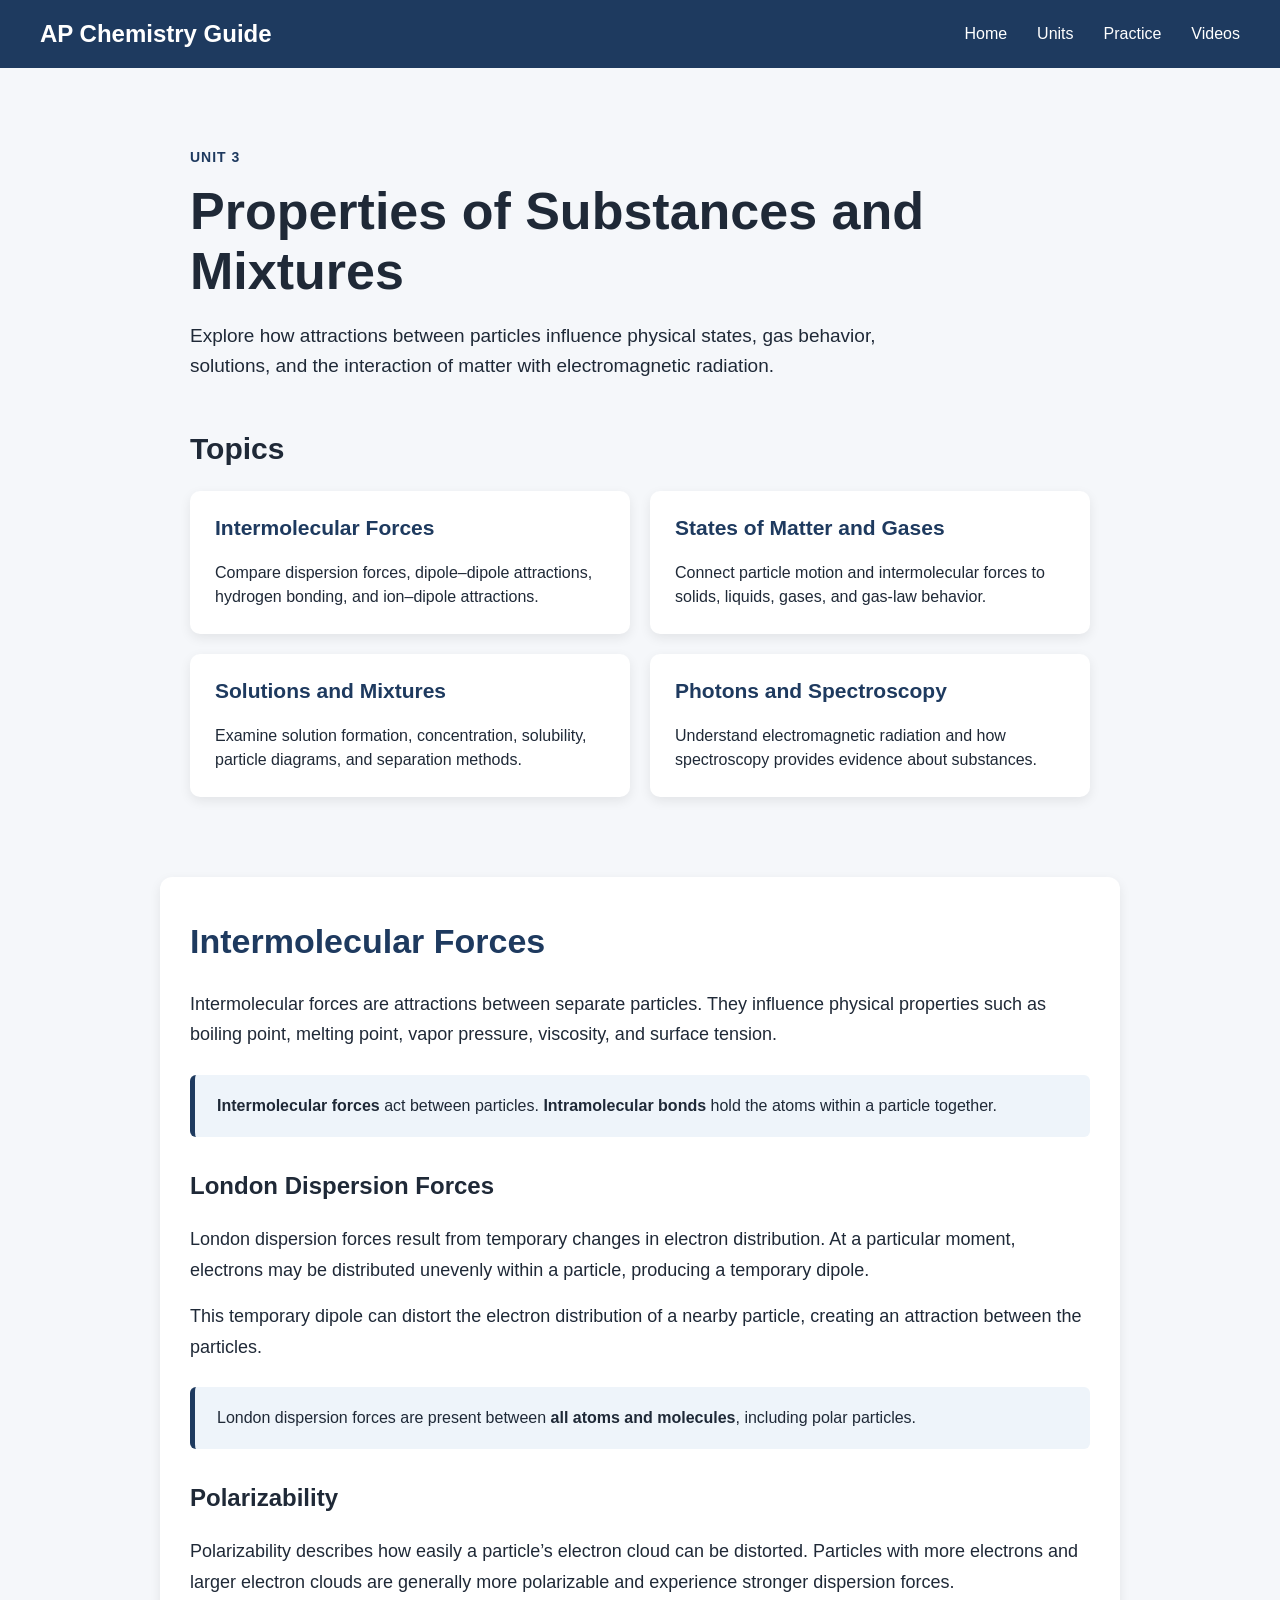
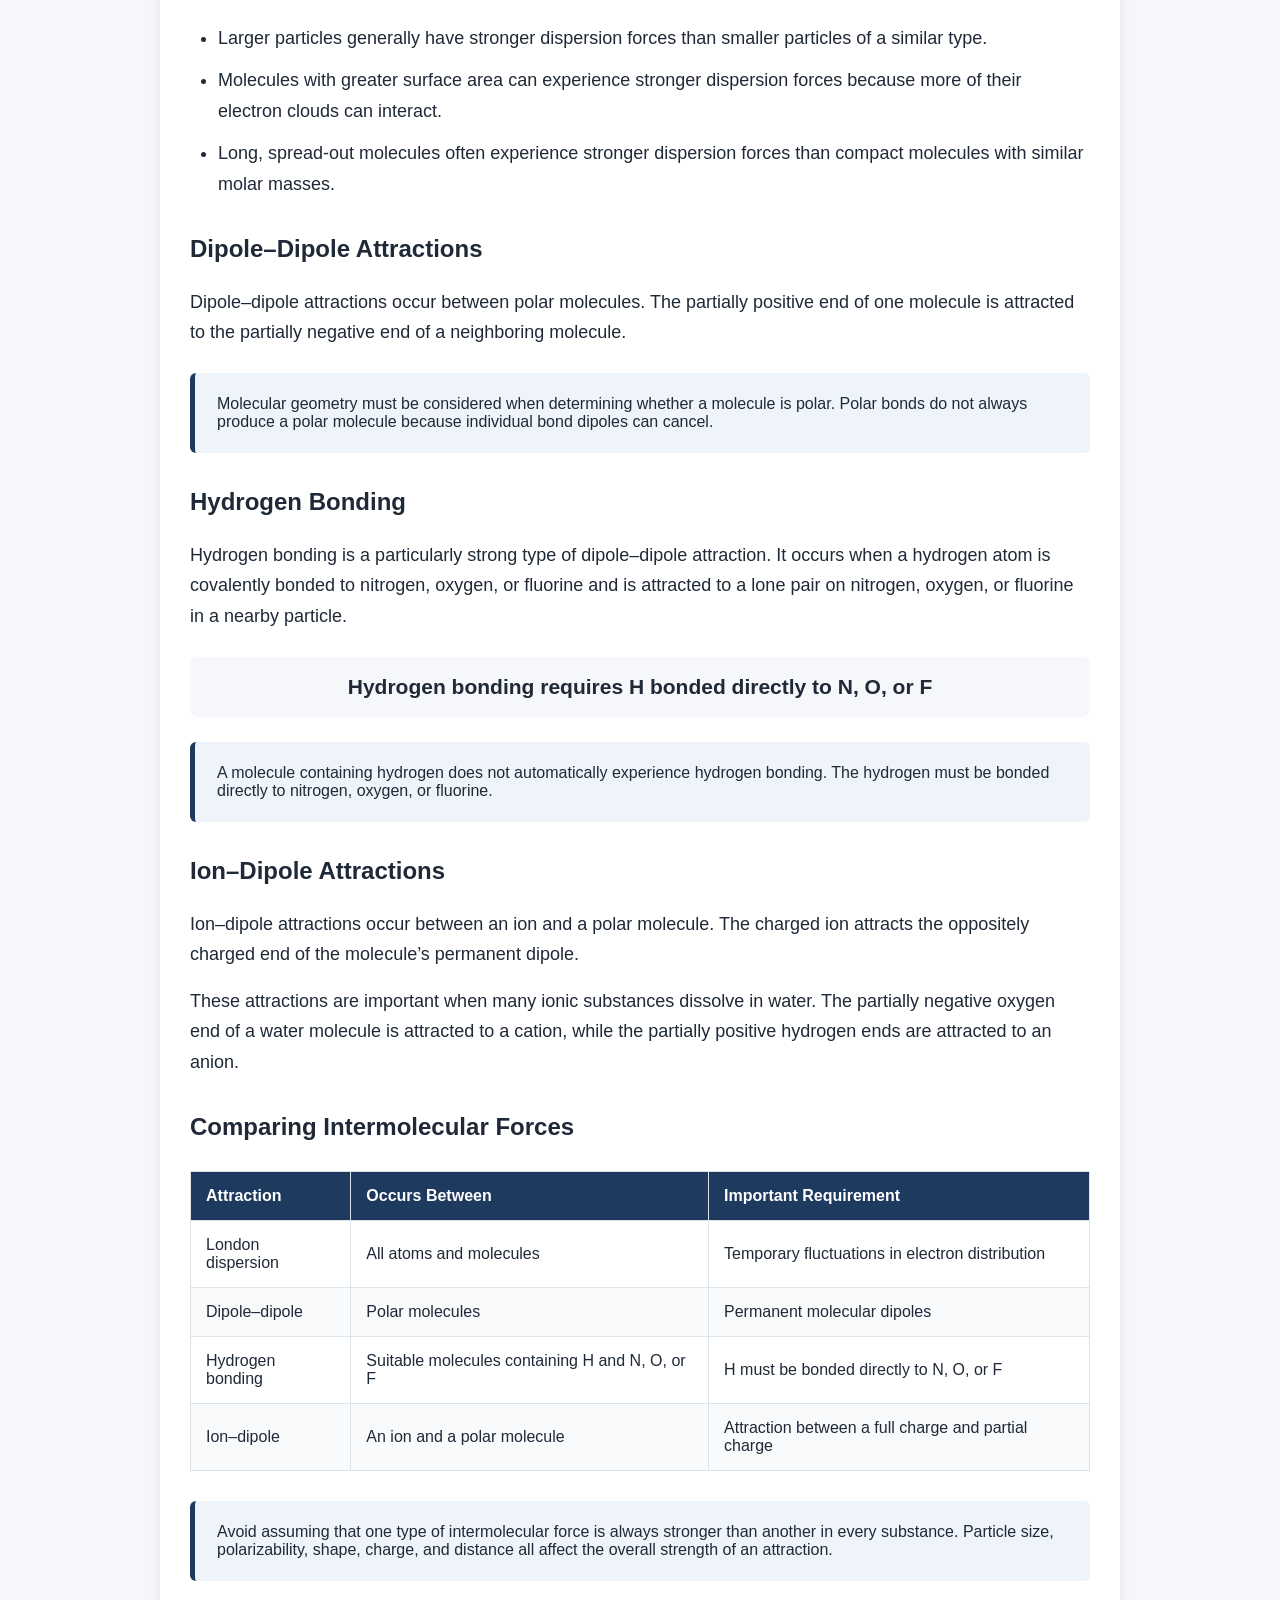
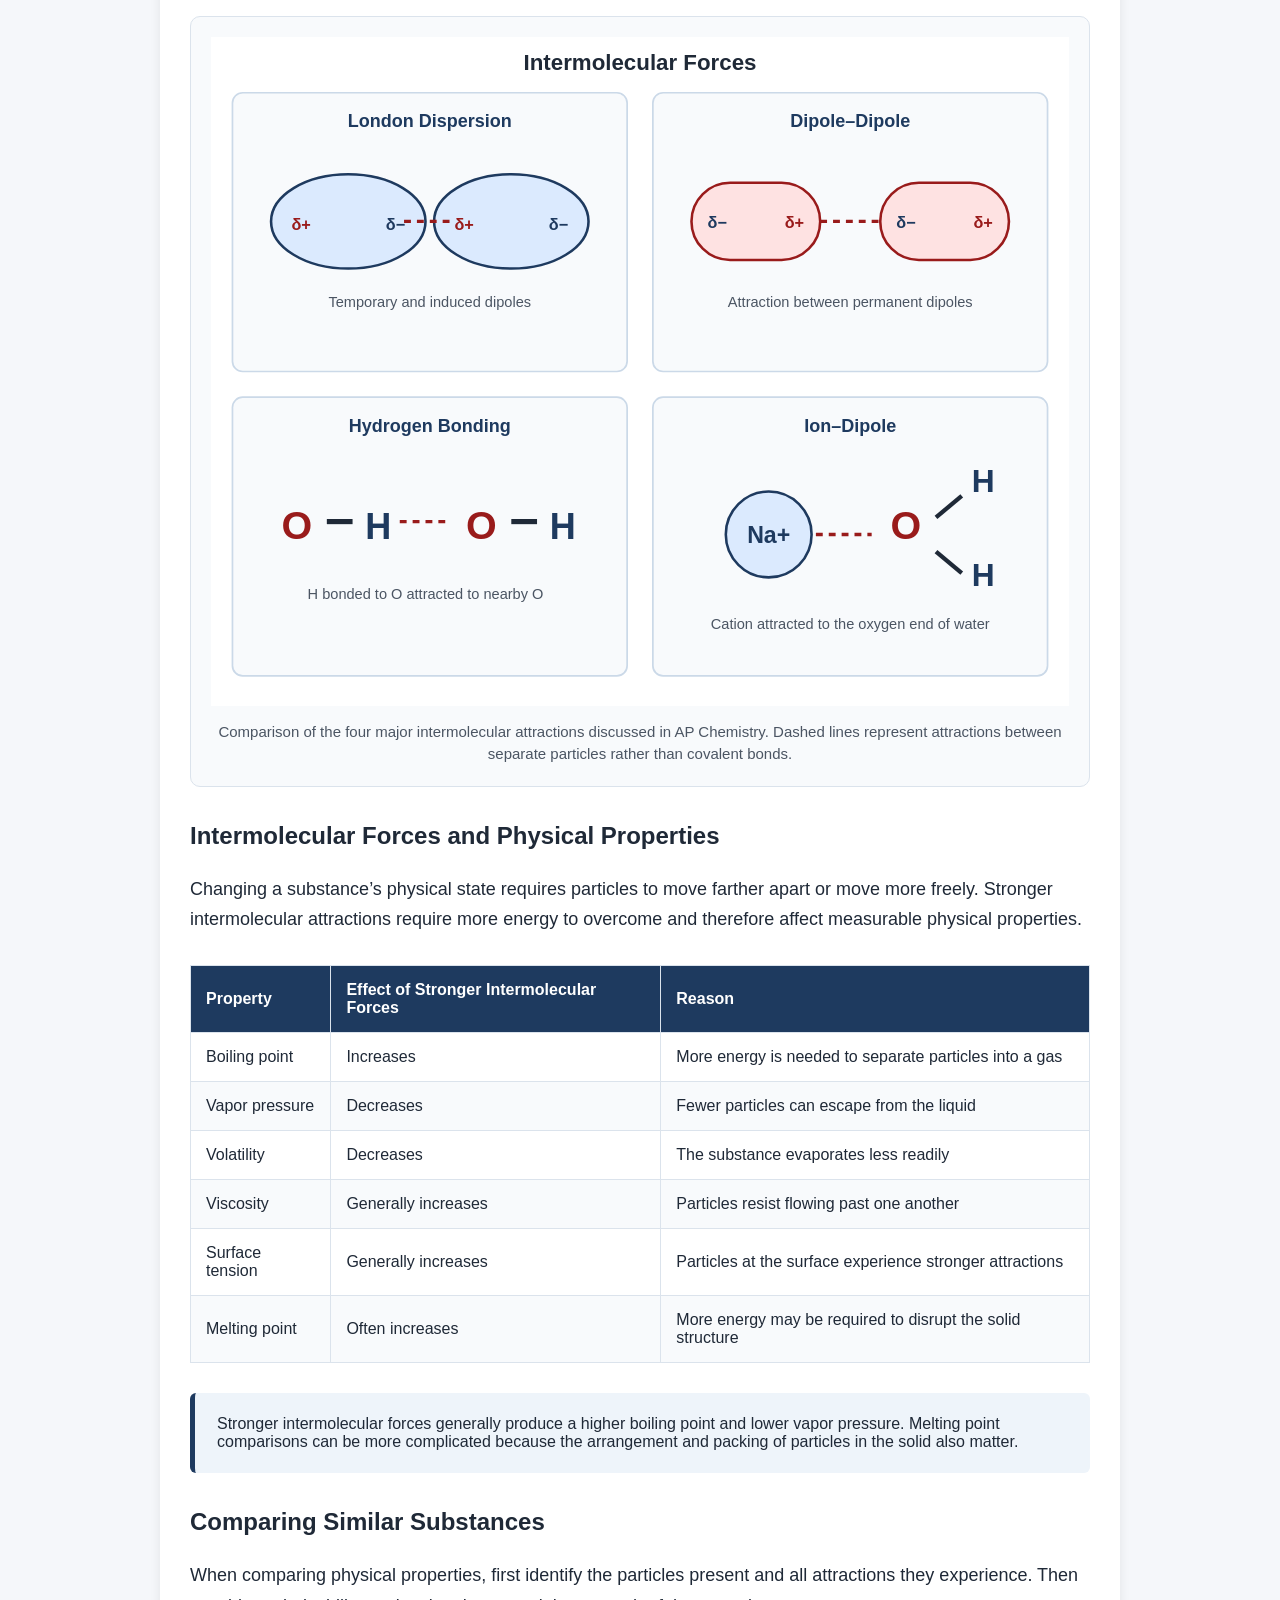
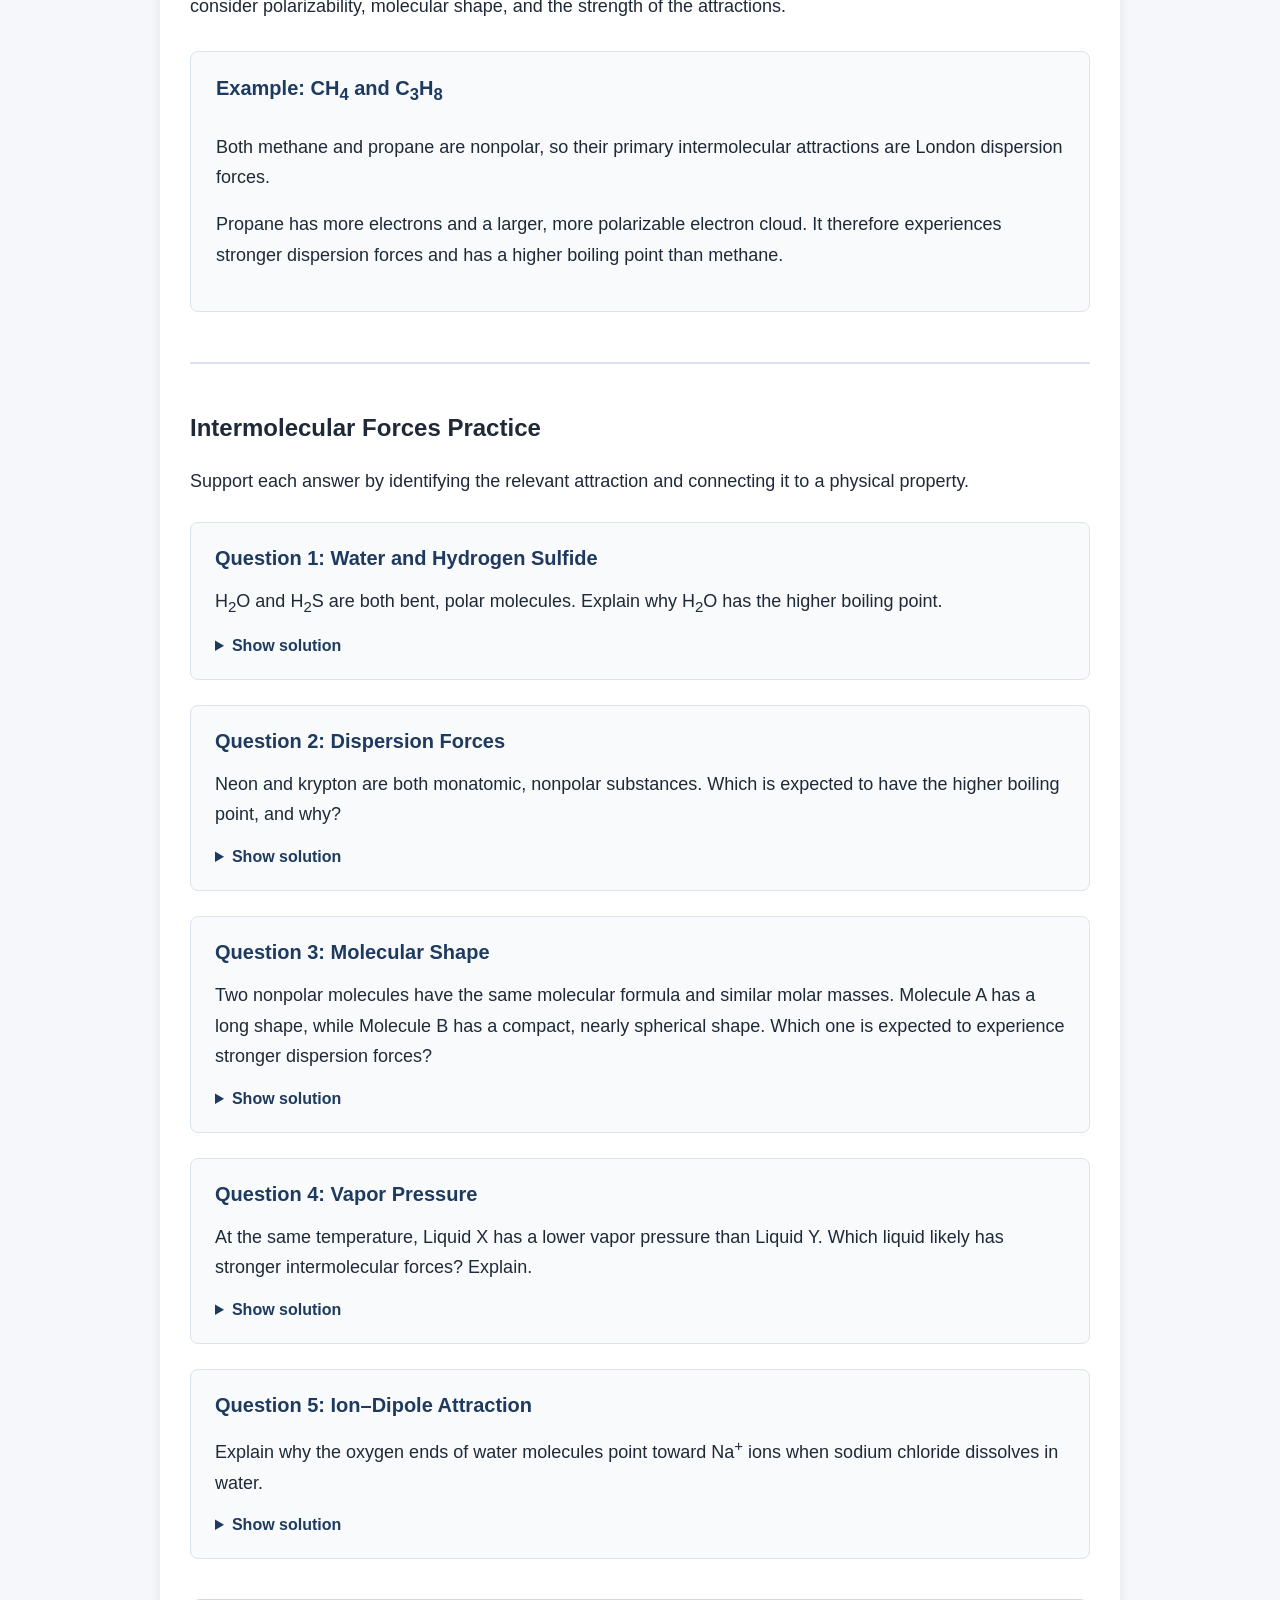
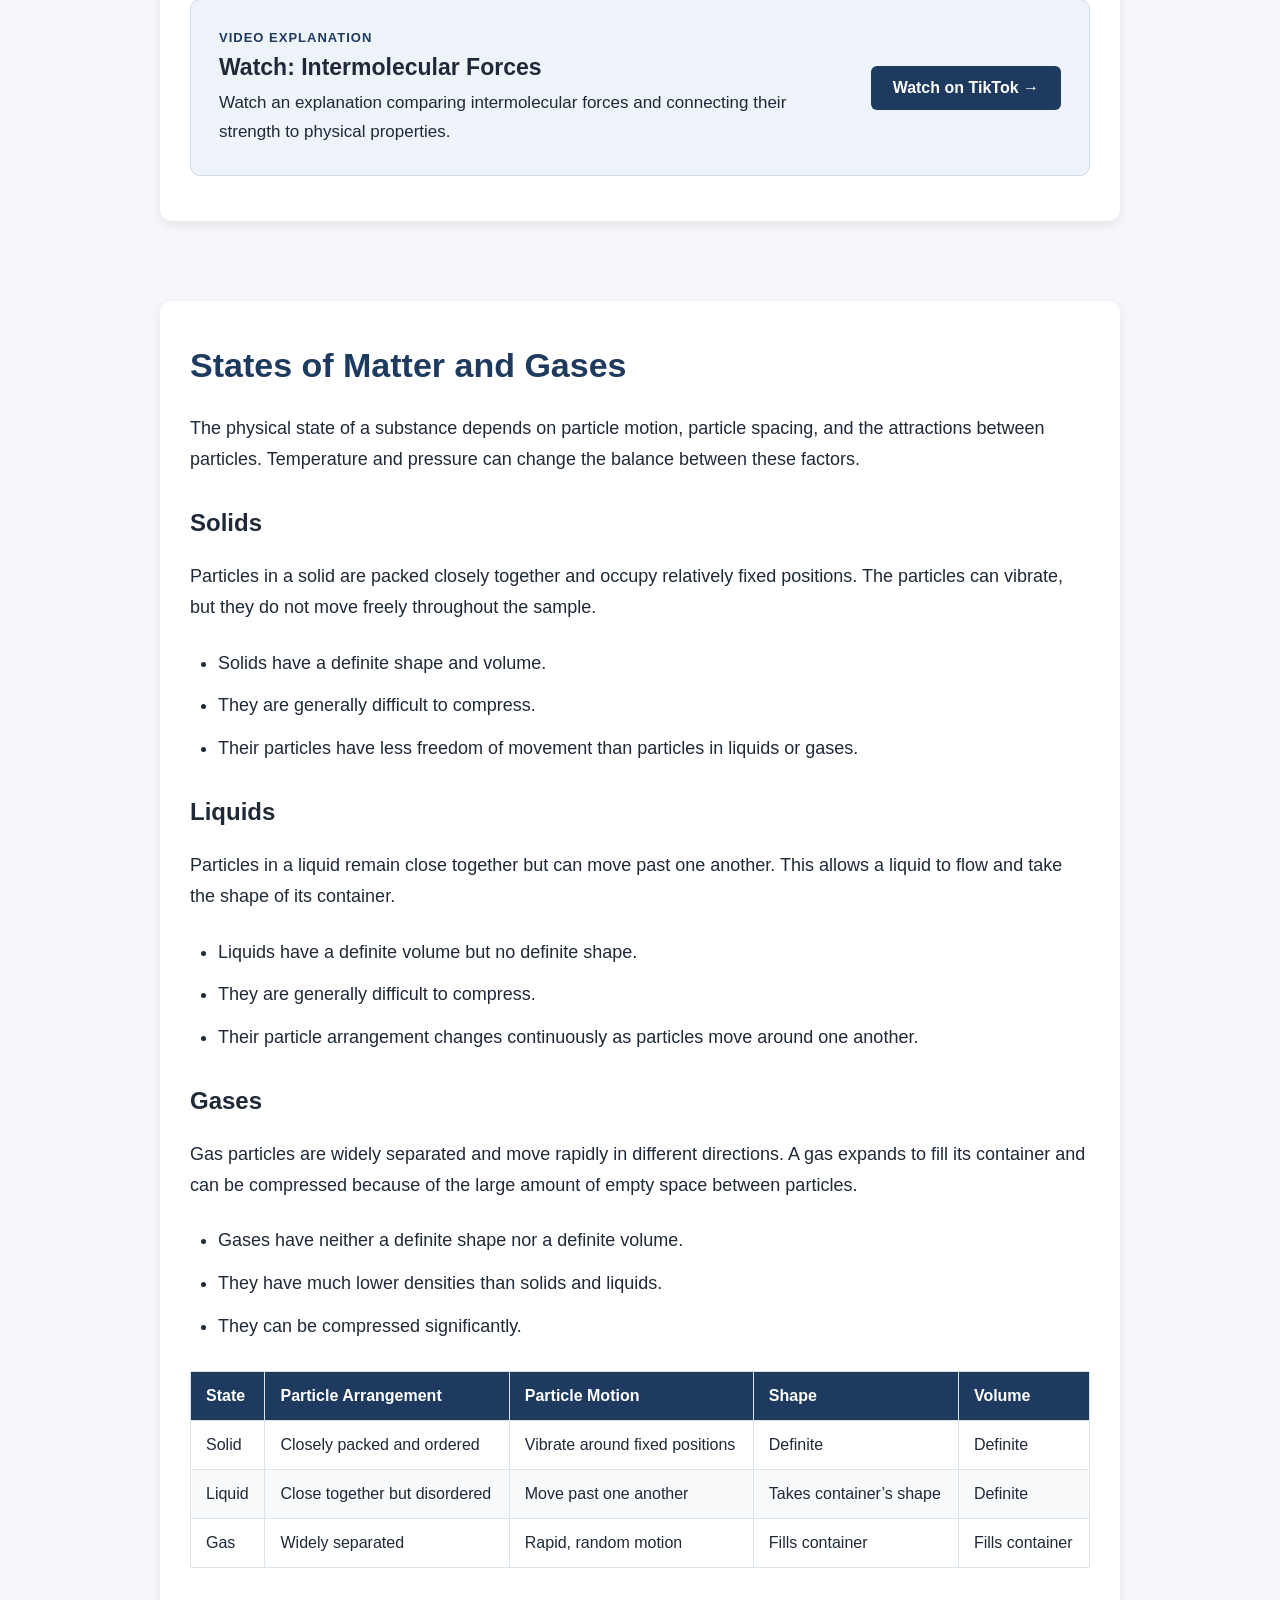
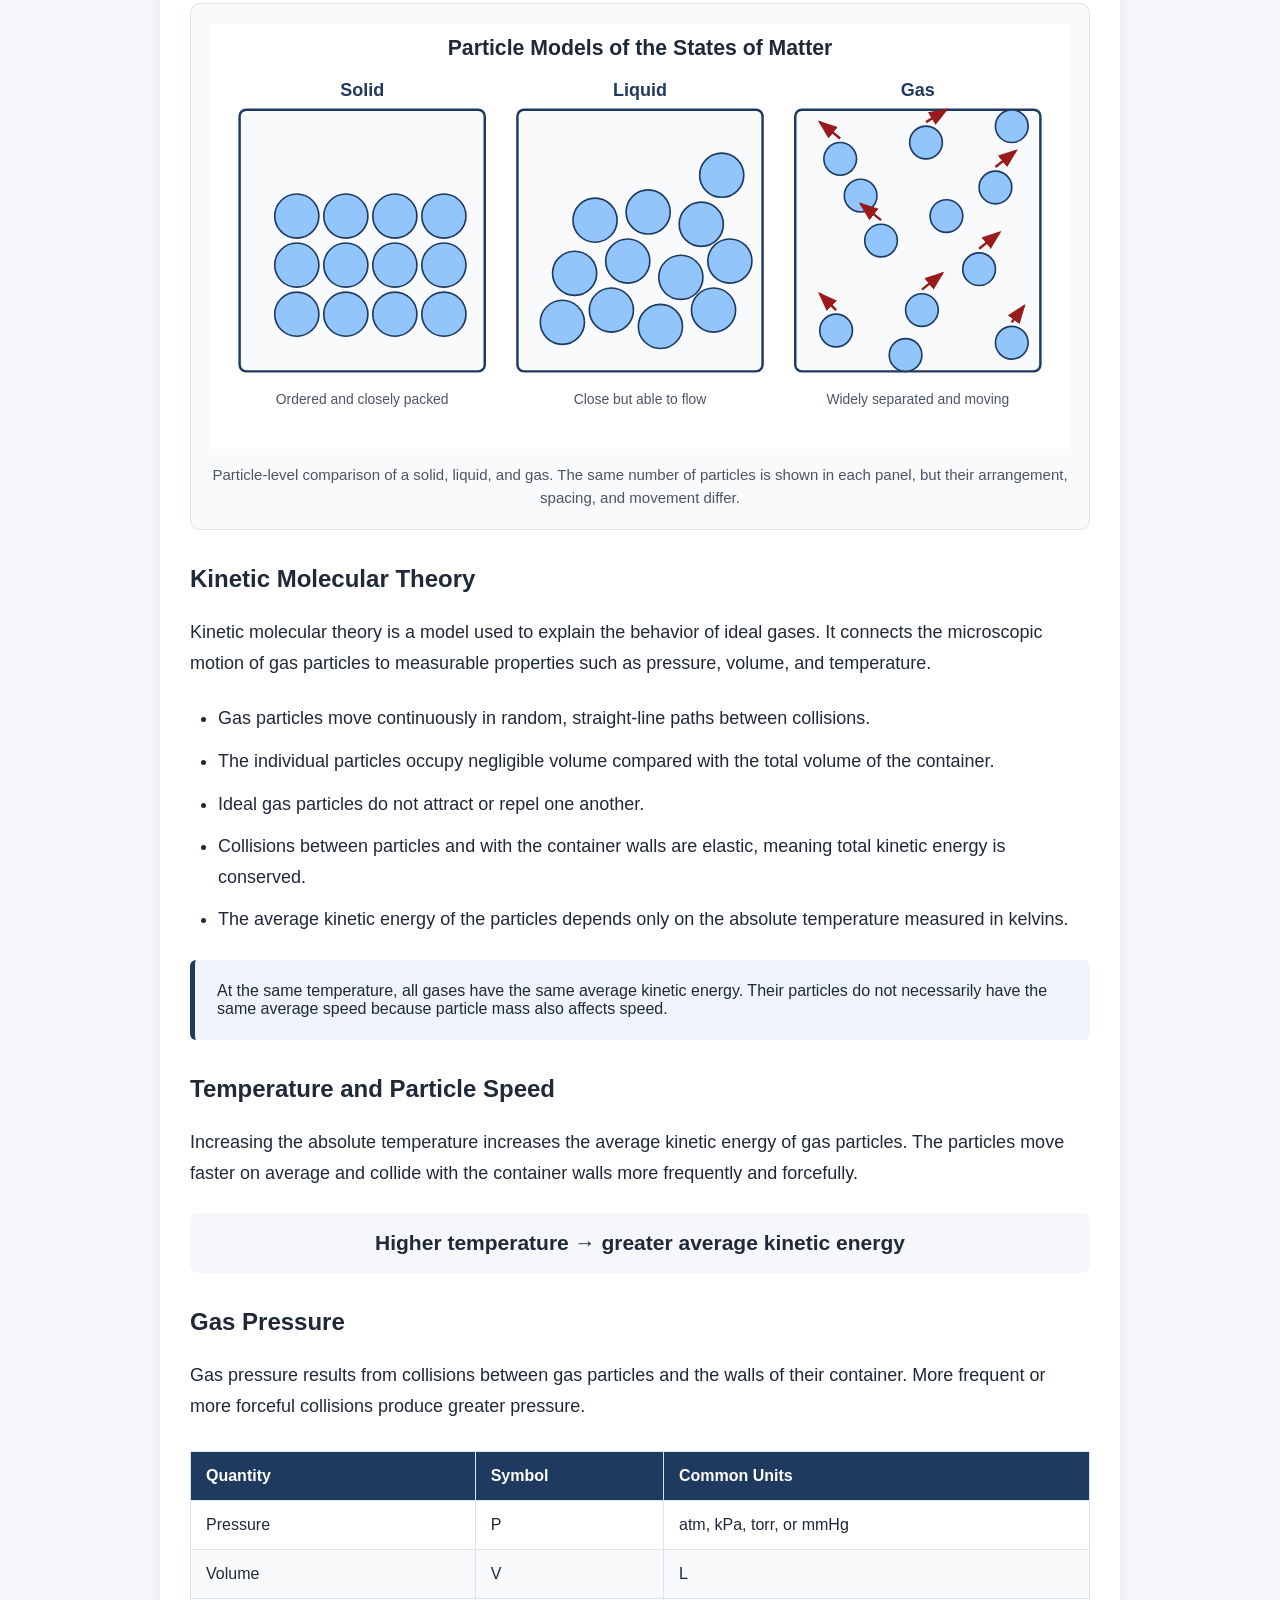
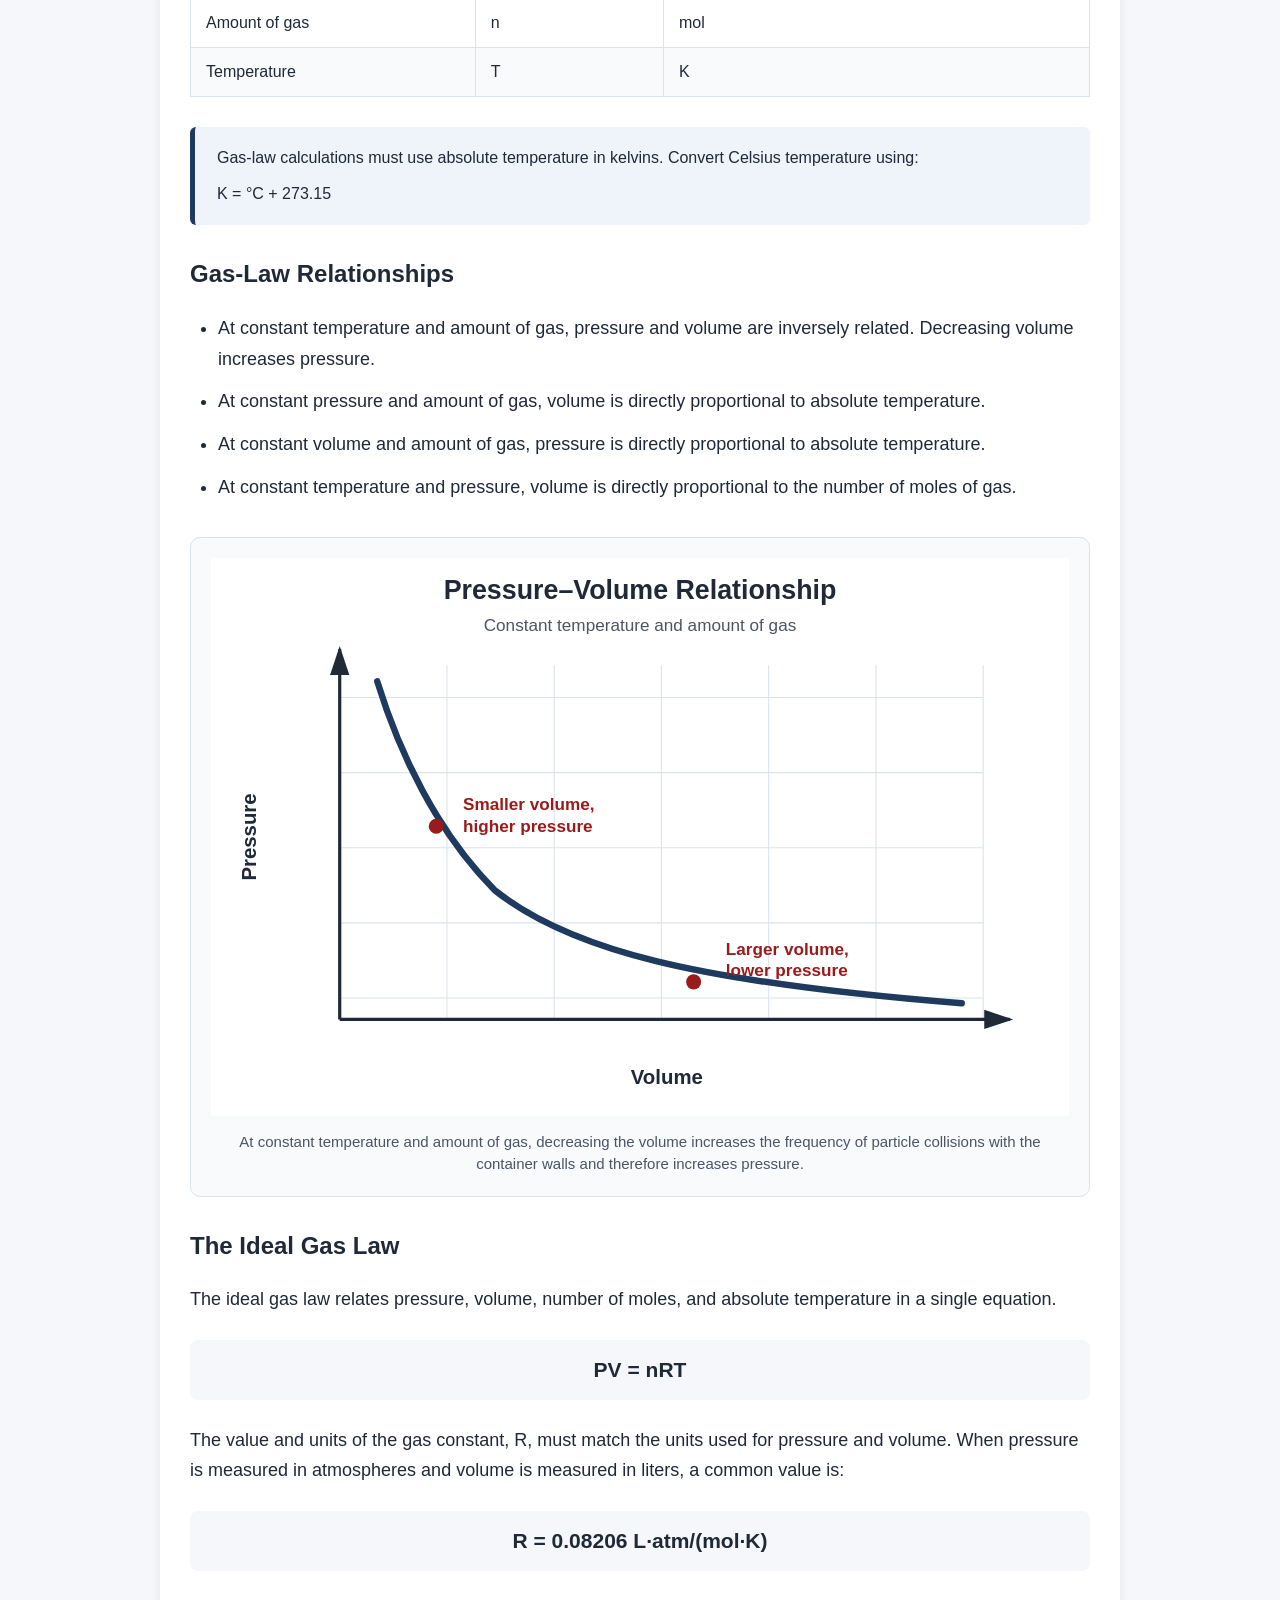
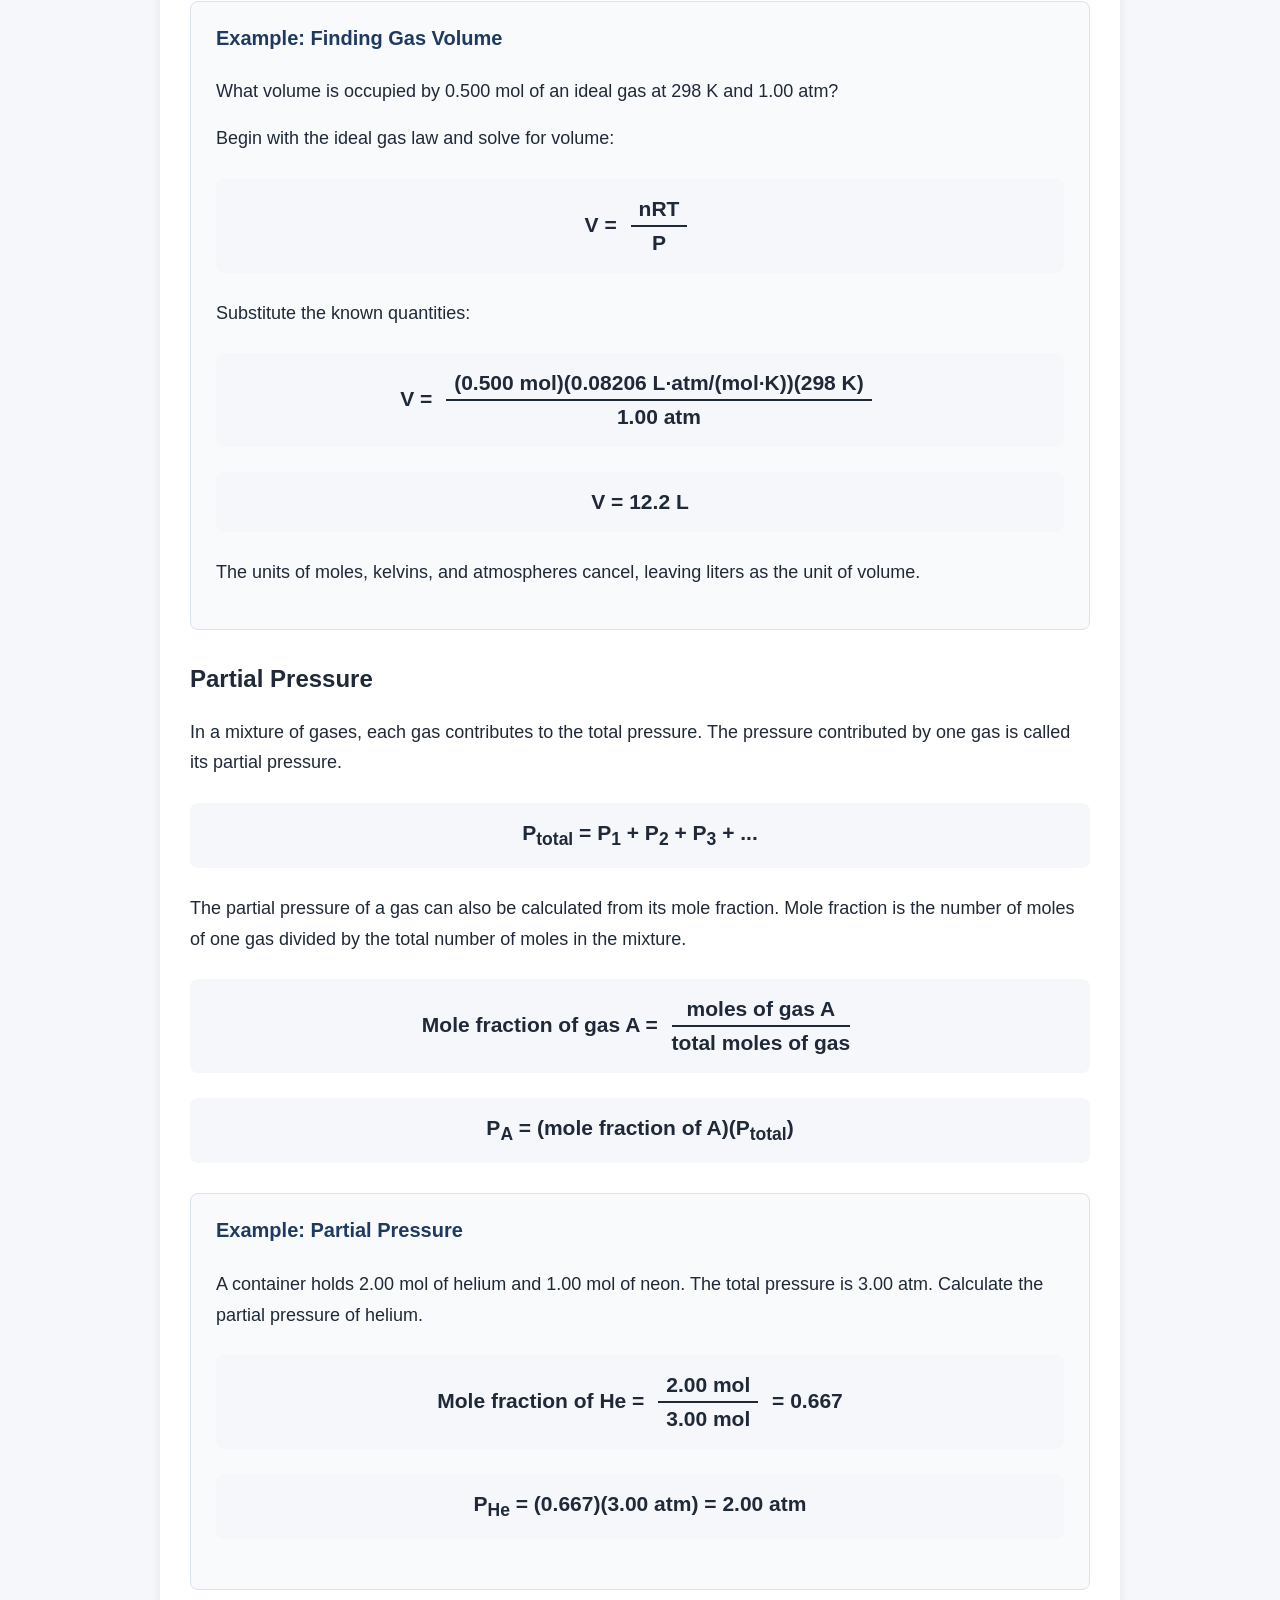
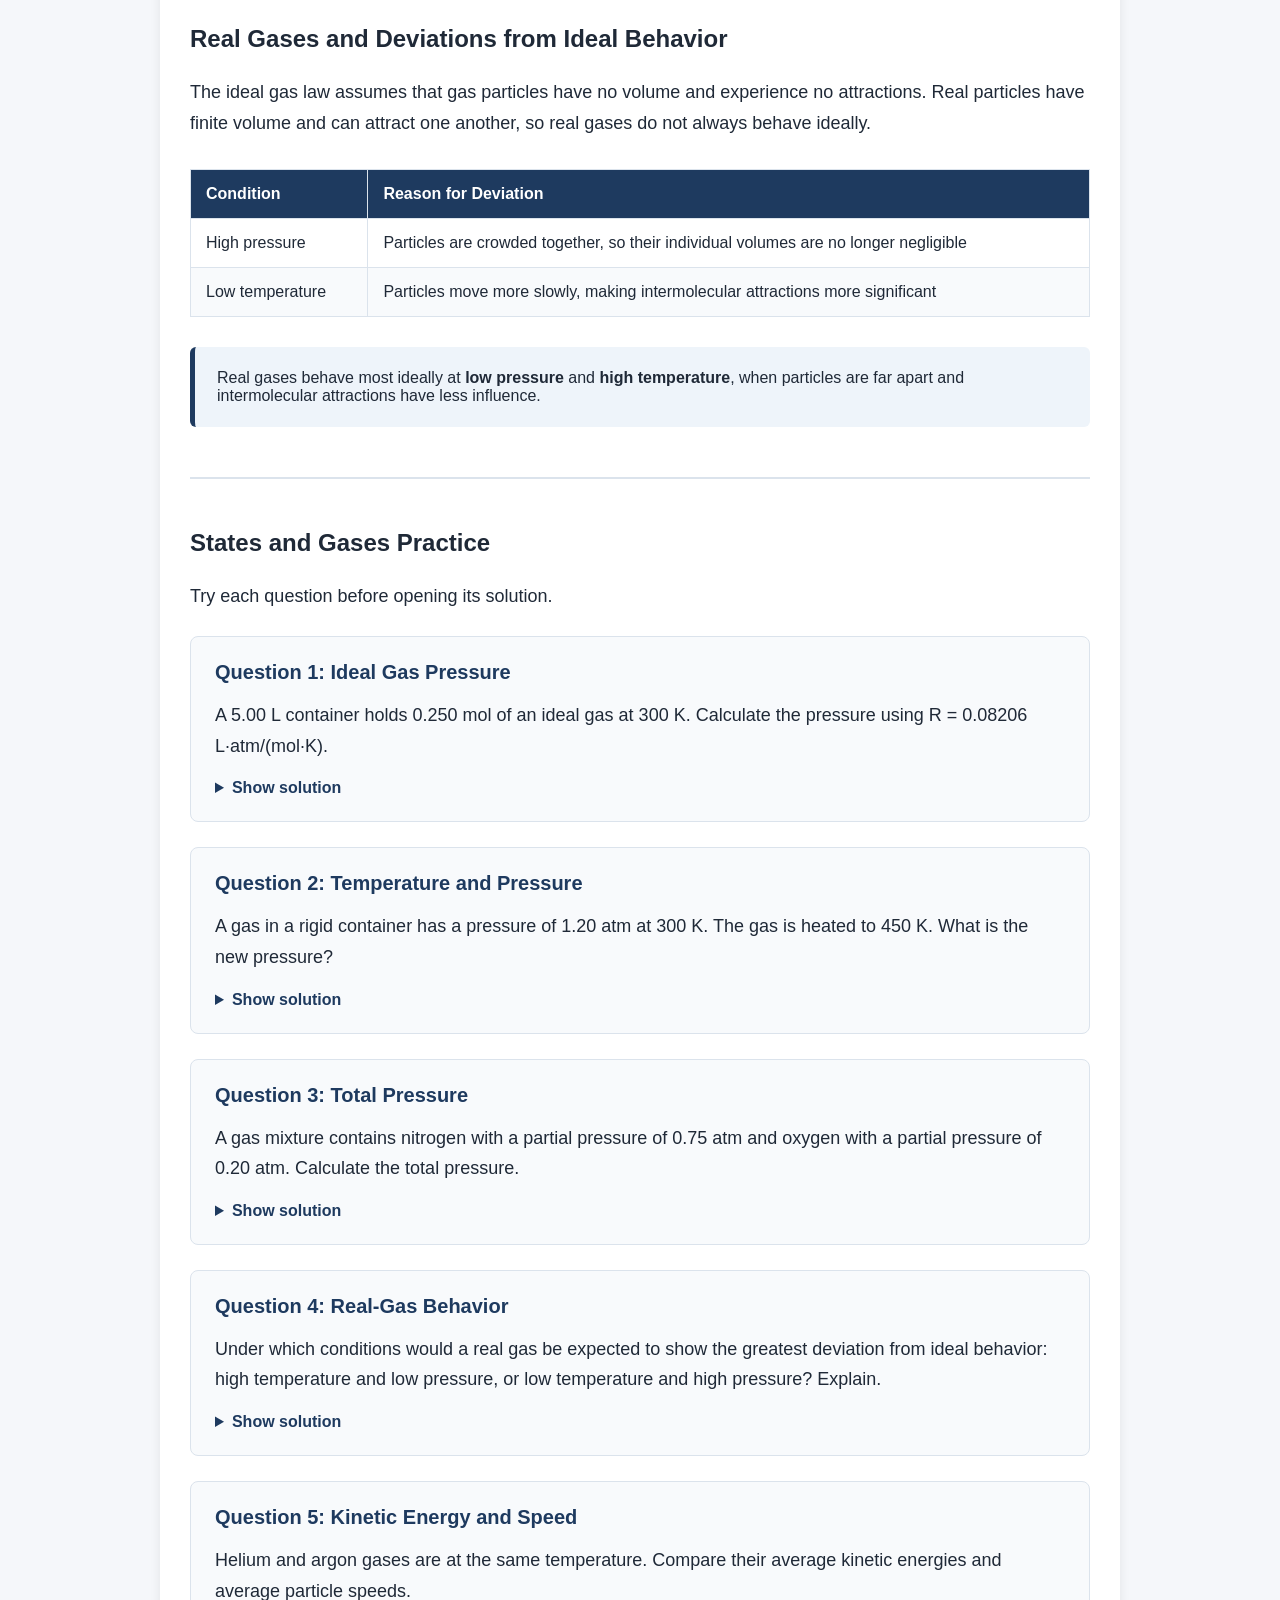
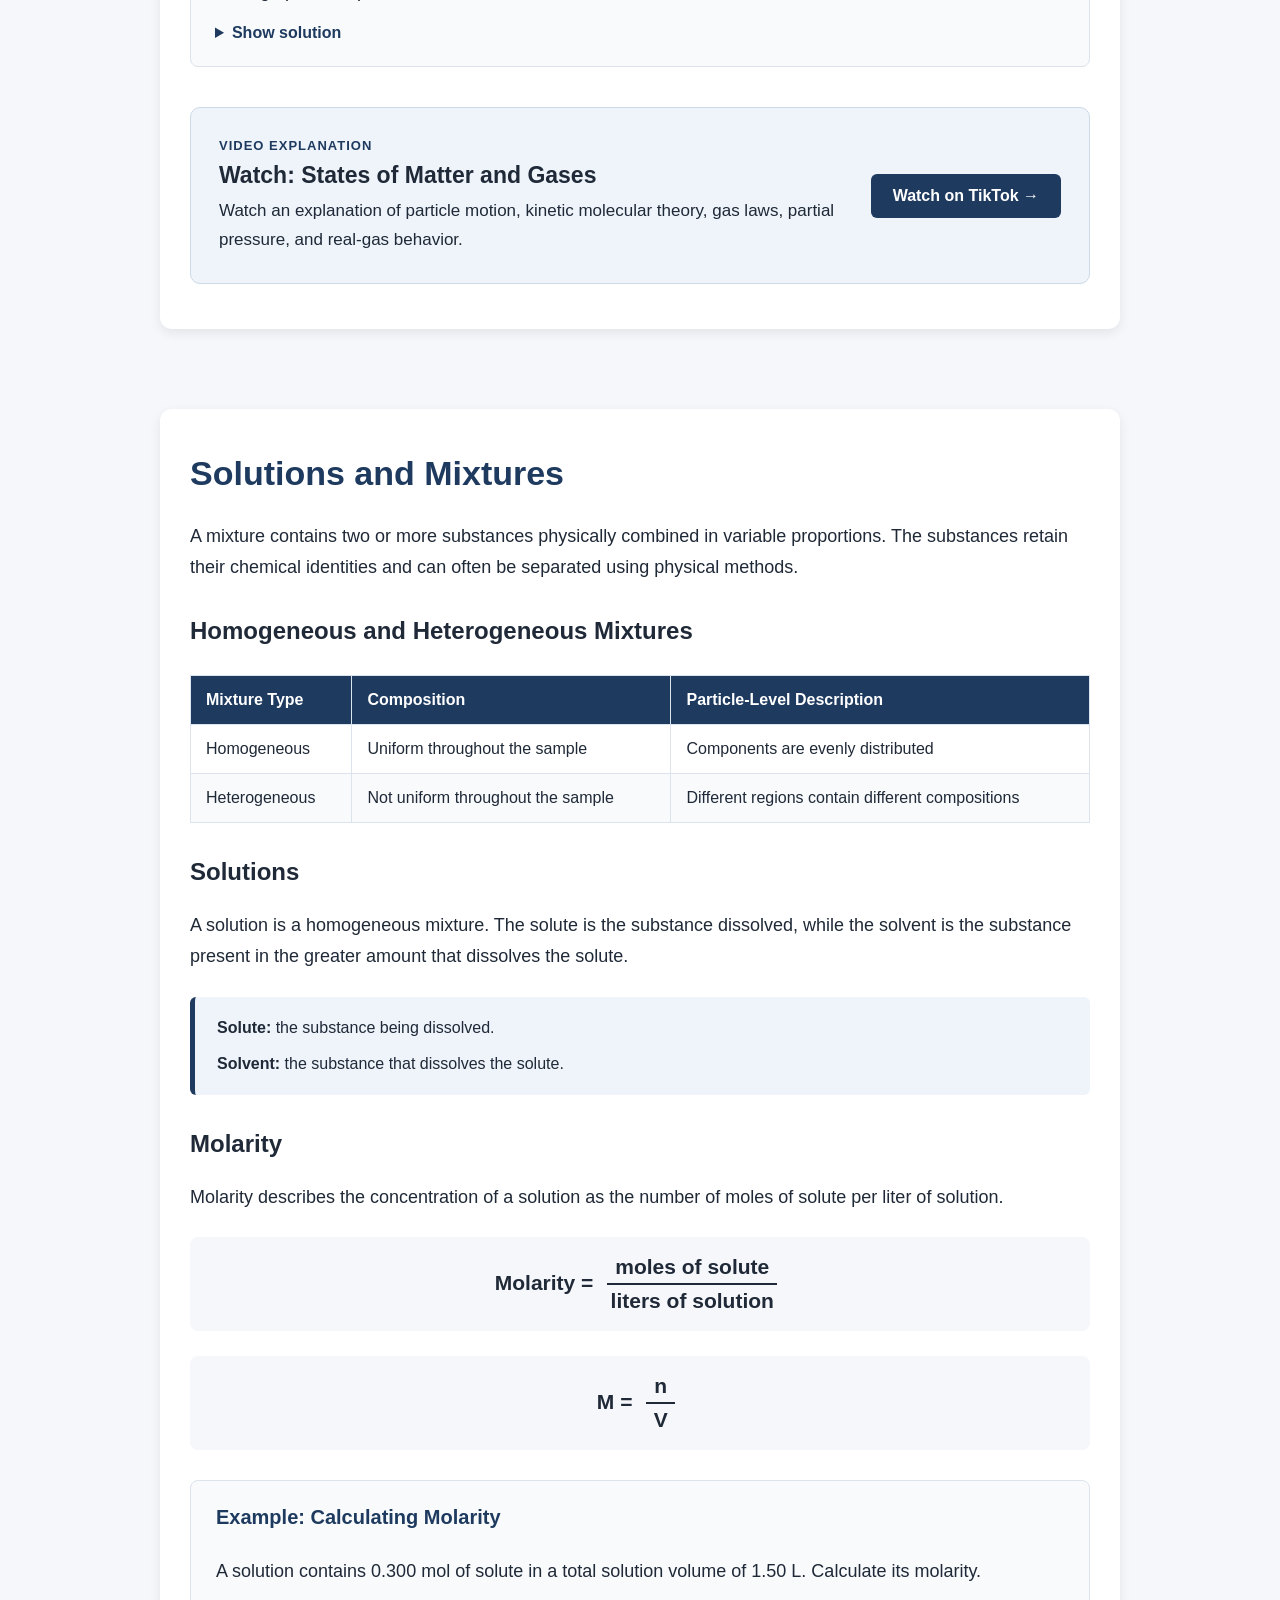
<file: units/unit-3.html>
<!DOCTYPE html>
<html lang="en">

<head>
    <!-- Google tag (gtag.js) -->
<script async src="https://www.googletagmanager.com/gtag/js?id=G-7LD7DHF69E"></script>
<script>
  window.dataLayer = window.dataLayer || [];
  function gtag(){dataLayer.push(arguments);}
  gtag('js', new Date());

  gtag('config', 'G-7LD7DHF69E');
</script>
    <meta charset="UTF-8">
    <meta name="viewport" content="width=device-width, initial-scale=1.0">

    <title>
        Unit 3 — Properties of Substances and Mixtures | AP Chemistry Guide
    </title>

    <link rel="stylesheet" href="../style.css">
</head>

<body>

    <header>
        <nav>
            <a href="../index.html" class="logo">AP Chemistry Guide</a>

            <div class="nav-links">
                <a href="../index.html">Home</a>
                <a href="../index.html#units">Units</a>
                <a href="#">Practice</a>
                <a href="#">Videos</a>
            </div>
        </nav>
    </header>

    <main>

        <section class="unit-page">

            <span class="unit-number">UNIT 3</span>

            <h1>Properties of Substances and Mixtures</h1>

            <p>
                Explore how attractions between particles influence
                physical states, gas behavior, solutions, and the
                interaction of matter with electromagnetic radiation.
            </p>

            <h2>Topics</h2>

            <div class="topic-list">

                <a href="#intermolecular-forces" class="topic-card">
                    <h3>Intermolecular Forces</h3>

                    <p>
                        Compare dispersion forces, dipole–dipole
                        attractions, hydrogen bonding, and ion–dipole
                        attractions.
                    </p>
                </a>

                <a href="#states-and-gases" class="topic-card">
                    <h3>States of Matter and Gases</h3>

                    <p>
                        Connect particle motion and intermolecular forces
                        to solids, liquids, gases, and gas-law behavior.
                    </p>
                </a>

                <a href="#solutions-and-mixtures" class="topic-card">
                    <h3>Solutions and Mixtures</h3>

                    <p>
                        Examine solution formation, concentration,
                        solubility, particle diagrams, and separation
                        methods.
                    </p>
                </a>

                <a href="#photons-and-spectroscopy" class="topic-card">
                    <h3>Photons and Spectroscopy</h3>

                    <p>
                        Understand electromagnetic radiation and how
                        spectroscopy provides evidence about substances.
                    </p>
                </a>

            </div>

        </section>

        <section id="intermolecular-forces" class="lesson">

            <h2>Intermolecular Forces</h2>

            <p>
                Intermolecular forces are attractions between separate
                particles. They influence physical properties such as
                boiling point, melting point, vapor pressure, viscosity,
                and surface tension.
            </p>

            <div class="key-concept">
                <strong>Intermolecular forces</strong> act between
                particles. <strong>Intramolecular bonds</strong> hold the
                atoms within a particle together.
            </div>

            <h3>London Dispersion Forces</h3>

<p>
    London dispersion forces result from temporary changes in electron
    distribution. At a particular moment, electrons may be distributed
    unevenly within a particle, producing a temporary dipole.
</p>

<p>
    This temporary dipole can distort the electron distribution of a
    nearby particle, creating an attraction between the particles.
</p>

<div class="key-concept">
    London dispersion forces are present between
    <strong>all atoms and molecules</strong>, including polar particles.
</div>

<h3>Polarizability</h3>

<p>
    Polarizability describes how easily a particle’s electron cloud can
    be distorted. Particles with more electrons and larger electron clouds
    are generally more polarizable and experience stronger dispersion
    forces.
</p>

<ul class="spectrum-notes">
    <li>
        Larger particles generally have stronger dispersion forces than
        smaller particles of a similar type.
    </li>

    <li>
        Molecules with greater surface area can experience stronger
        dispersion forces because more of their electron clouds can
        interact.
    </li>

    <li>
        Long, spread-out molecules often experience stronger dispersion
        forces than compact molecules with similar molar masses.
    </li>
</ul>

<h3>Dipole–Dipole Attractions</h3>

<p>
    Dipole–dipole attractions occur between polar molecules. The partially
    positive end of one molecule is attracted to the partially negative
    end of a neighboring molecule.
</p>

<div class="key-concept">
    Molecular geometry must be considered when determining whether a
    molecule is polar. Polar bonds do not always produce a polar molecule
    because individual bond dipoles can cancel.
</div>

<h3>Hydrogen Bonding</h3>

<p>
    Hydrogen bonding is a particularly strong type of dipole–dipole
    attraction. It occurs when a hydrogen atom is covalently bonded to
    nitrogen, oxygen, or fluorine and is attracted to a lone pair on
    nitrogen, oxygen, or fluorine in a nearby particle.
</p>

<div class="equation">
    Hydrogen bonding requires H bonded directly to N, O, or F
</div>

<div class="key-concept">
    A molecule containing hydrogen does not automatically experience
    hydrogen bonding. The hydrogen must be bonded directly to nitrogen,
    oxygen, or fluorine.
</div>

<h3>Ion–Dipole Attractions</h3>

<p>
    Ion–dipole attractions occur between an ion and a polar molecule.
    The charged ion attracts the oppositely charged end of the molecule’s
    permanent dipole.
</p>

<p>
    These attractions are important when many ionic substances dissolve
    in water. The partially negative oxygen end of a water molecule is
    attracted to a cation, while the partially positive hydrogen ends
    are attracted to an anion.
</p>

<h3>Comparing Intermolecular Forces</h3>

<div class="table-container">
    <table class="particle-table">
        <thead>
            <tr>
                <th>Attraction</th>
                <th>Occurs Between</th>
                <th>Important Requirement</th>
            </tr>
        </thead>

        <tbody>
            <tr>
                <td>London dispersion</td>
                <td>All atoms and molecules</td>
                <td>Temporary fluctuations in electron distribution</td>
            </tr>

            <tr>
                <td>Dipole–dipole</td>
                <td>Polar molecules</td>
                <td>Permanent molecular dipoles</td>
            </tr>

            <tr>
                <td>Hydrogen bonding</td>
                <td>Suitable molecules containing H and N, O, or F</td>
                <td>H must be bonded directly to N, O, or F</td>
            </tr>

            <tr>
                <td>Ion–dipole</td>
                <td>An ion and a polar molecule</td>
                <td>Attraction between a full charge and partial charge</td>
            </tr>
        </tbody>
    </table>
</div>

<div class="key-concept">
    Avoid assuming that one type of intermolecular force is always stronger
    than another in every substance. Particle size, polarizability, shape,
    charge, and distance all affect the overall strength of an attraction.
</div>

<figure class="chemistry-figure">

    <img
        src="../images/intermolecular-forces.svg"
        alt="Particle diagrams comparing London dispersion, dipole-dipole, hydrogen bonding, and ion-dipole attractions"
    >

    <figcaption>
        Comparison of the four major intermolecular attractions discussed
        in AP Chemistry. Dashed lines represent attractions between
        separate particles rather than covalent bonds.
    </figcaption>

</figure>

            <h3>Intermolecular Forces and Physical Properties</h3>

<p>
    Changing a substance’s physical state requires particles to move
    farther apart or move more freely. Stronger intermolecular attractions
    require more energy to overcome and therefore affect measurable
    physical properties.
</p>

<div class="table-container">
    <table class="particle-table">
        <thead>
            <tr>
                <th>Property</th>
                <th>Effect of Stronger Intermolecular Forces</th>
                <th>Reason</th>
            </tr>
        </thead>

        <tbody>
            <tr>
                <td>Boiling point</td>
                <td>Increases</td>
                <td>More energy is needed to separate particles into a gas</td>
            </tr>

            <tr>
                <td>Vapor pressure</td>
                <td>Decreases</td>
                <td>Fewer particles can escape from the liquid</td>
            </tr>

            <tr>
                <td>Volatility</td>
                <td>Decreases</td>
                <td>The substance evaporates less readily</td>
            </tr>

            <tr>
                <td>Viscosity</td>
                <td>Generally increases</td>
                <td>Particles resist flowing past one another</td>
            </tr>

            <tr>
                <td>Surface tension</td>
                <td>Generally increases</td>
                <td>Particles at the surface experience stronger attractions</td>
            </tr>

            <tr>
                <td>Melting point</td>
                <td>Often increases</td>
                <td>More energy may be required to disrupt the solid structure</td>
            </tr>
        </tbody>
    </table>
</div>

<div class="key-concept">
    Stronger intermolecular forces generally produce a higher boiling
    point and lower vapor pressure. Melting point comparisons can be more
    complicated because the arrangement and packing of particles in the
    solid also matter.
</div>

<h3>Comparing Similar Substances</h3>

<p>
    When comparing physical properties, first identify the particles
    present and all attractions they experience. Then consider
    polarizability, molecular shape, and the strength of the attractions.
</p>

<div class="example">

    <h4>Example: CH<sub>4</sub> and C<sub>3</sub>H<sub>8</sub></h4>

    <p>
        Both methane and propane are nonpolar, so their primary
        intermolecular attractions are London dispersion forces.
    </p>

    <p>
        Propane has more electrons and a larger, more polarizable electron
        cloud. It therefore experiences stronger dispersion forces and has
        a higher boiling point than methane.
    </p>

</div>

<div class="practice-section">

    <h3>Intermolecular Forces Practice</h3>

    <p>
        Support each answer by identifying the relevant attraction and
        connecting it to a physical property.
    </p>

    <div class="practice-question">

        <h4>Question 1: Water and Hydrogen Sulfide</h4>

        <p>
            H<sub>2</sub>O and H<sub>2</sub>S are both bent, polar
            molecules. Explain why H<sub>2</sub>O has the higher boiling
            point.
        </p>

        <details>
            <summary>Show solution</summary>

            <div class="solution">
                <p>
                    Water molecules can form hydrogen bonds because
                    hydrogen is bonded directly to oxygen.
                </p>

                <p>
                    H<sub>2</sub>S cannot form the same type of hydrogen
                    bonding because its hydrogen atoms are bonded to
                    sulfur. The stronger attractions between water
                    molecules require more energy to overcome, giving
                    water the higher boiling point.
                </p>
            </div>
        </details>

    </div>

    <div class="practice-question">

        <h4>Question 2: Dispersion Forces</h4>

        <p>
            Neon and krypton are both monatomic, nonpolar substances.
            Which is expected to have the higher boiling point, and why?
        </p>

        <details>
            <summary>Show solution</summary>

            <div class="solution">
                <p>
                    <strong>Krypton</strong> is expected to have the higher
                    boiling point.
                </p>

                <p>
                    Krypton has more electrons and a larger electron cloud,
                    making it more polarizable. It therefore experiences
                    stronger London dispersion forces than neon.
                </p>
            </div>
        </details>

    </div>

    <div class="practice-question">

        <h4>Question 3: Molecular Shape</h4>

        <p>
            Two nonpolar molecules have the same molecular formula and
            similar molar masses. Molecule A has a long shape, while
            Molecule B has a compact, nearly spherical shape. Which one
            is expected to experience stronger dispersion forces?
        </p>

        <details>
            <summary>Show solution</summary>

            <div class="solution">
                <p>
                    <strong>Molecule A</strong> is expected to experience
                    stronger dispersion forces.
                </p>

                <p>
                    Its longer shape provides greater surface contact
                    between neighboring molecules. More of the electron
                    clouds can interact, strengthening the dispersion
                    attractions.
                </p>
            </div>
        </details>

    </div>

    <div class="practice-question">

        <h4>Question 4: Vapor Pressure</h4>

        <p>
            At the same temperature, Liquid X has a lower vapor pressure
            than Liquid Y. Which liquid likely has stronger intermolecular
            forces? Explain.
        </p>

        <details>
            <summary>Show solution</summary>

            <div class="solution">
                <p>
                    <strong>Liquid X</strong> likely has stronger
                    intermolecular forces.
                </p>

                <p>
                    Stronger attractions hold its particles in the liquid
                    more effectively, so fewer particles escape into the
                    gas phase. This produces a lower vapor pressure.
                </p>
            </div>
        </details>

    </div>

    <div class="practice-question">

        <h4>Question 5: Ion–Dipole Attraction</h4>

        <p>
            Explain why the oxygen ends of water molecules point toward
            Na<sup>+</sup> ions when sodium chloride dissolves in water.
        </p>

        <details>
            <summary>Show solution</summary>

            <div class="solution">
                <p>
                    Oxygen is more electronegative than hydrogen, so the
                    oxygen end of a water molecule has a partial negative
                    charge.
                </p>

                <p>
                    The positively charged Na<sup>+</sup> ion attracts the
                    partially negative oxygen end of water, producing an
                    ion–dipole attraction.
                </p>
            </div>
        </details>

    </div>

</div>

<div class="video-resource">

    <div class="video-text">
        <span class="video-label">VIDEO EXPLANATION</span>

        <h3>Watch: Intermolecular Forces</h3>

        <p>
            Watch an explanation comparing intermolecular forces and
            connecting their strength to physical properties.
        </p>
    </div>

    <a
        href="#"
        class="video-button"
        target="_blank"
        rel="noopener noreferrer"
    >
        Watch on TikTok →
    </a>

</div>

        </section>

        <section id="states-and-gases" class="lesson">

    <h2>States of Matter and Gases</h2>

    <p>
        The physical state of a substance depends on particle motion,
        particle spacing, and the attractions between particles.
        Temperature and pressure can change the balance between these
        factors.
    </p>

    <h3>Solids</h3>

    <p>
        Particles in a solid are packed closely together and occupy
        relatively fixed positions. The particles can vibrate, but they
        do not move freely throughout the sample.
    </p>

    <ul class="spectrum-notes">
        <li>Solids have a definite shape and volume.</li>
        <li>They are generally difficult to compress.</li>
        <li>
            Their particles have less freedom of movement than particles
            in liquids or gases.
        </li>
    </ul>

    <h3>Liquids</h3>

    <p>
        Particles in a liquid remain close together but can move past one
        another. This allows a liquid to flow and take the shape of its
        container.
    </p>

    <ul class="spectrum-notes">
        <li>Liquids have a definite volume but no definite shape.</li>
        <li>They are generally difficult to compress.</li>
        <li>
            Their particle arrangement changes continuously as particles
            move around one another.
        </li>
    </ul>

    <h3>Gases</h3>

    <p>
        Gas particles are widely separated and move rapidly in different
        directions. A gas expands to fill its container and can be
        compressed because of the large amount of empty space between
        particles.
    </p>

    <ul class="spectrum-notes">
        <li>Gases have neither a definite shape nor a definite volume.</li>
        <li>They have much lower densities than solids and liquids.</li>
        <li>They can be compressed significantly.</li>
    </ul>

    <div class="table-container">
        <table class="particle-table">
            <thead>
                <tr>
                    <th>State</th>
                    <th>Particle Arrangement</th>
                    <th>Particle Motion</th>
                    <th>Shape</th>
                    <th>Volume</th>
                </tr>
            </thead>

            <tbody>
                <tr>
                    <td>Solid</td>
                    <td>Closely packed and ordered</td>
                    <td>Vibrate around fixed positions</td>
                    <td>Definite</td>
                    <td>Definite</td>
                </tr>

                <tr>
                    <td>Liquid</td>
                    <td>Close together but disordered</td>
                    <td>Move past one another</td>
                    <td>Takes container’s shape</td>
                    <td>Definite</td>
                </tr>

                <tr>
                    <td>Gas</td>
                    <td>Widely separated</td>
                    <td>Rapid, random motion</td>
                    <td>Fills container</td>
                    <td>Fills container</td>
                </tr>
            </tbody>
        </table>
    </div>

    <figure class="chemistry-figure">

        <img
            src="../images/states-of-matter.svg"
            alt="Particle diagrams comparing the arrangements and motion of particles in solids, liquids, and gases"
        >

        <figcaption>
            Particle-level comparison of a solid, liquid, and gas. The
            same number of particles is shown in each panel, but their
            arrangement, spacing, and movement differ.
        </figcaption>

    </figure>

    <h3>Kinetic Molecular Theory</h3>

    <p>
        Kinetic molecular theory is a model used to explain the behavior
        of ideal gases. It connects the microscopic motion of gas particles
        to measurable properties such as pressure, volume, and temperature.
    </p>

    <ul class="spectrum-notes">
        <li>
            Gas particles move continuously in random, straight-line paths
            between collisions.
        </li>

        <li>
            The individual particles occupy negligible volume compared with
            the total volume of the container.
        </li>

        <li>
            Ideal gas particles do not attract or repel one another.
        </li>

        <li>
            Collisions between particles and with the container walls are
            elastic, meaning total kinetic energy is conserved.
        </li>

        <li>
            The average kinetic energy of the particles depends only on
            the absolute temperature measured in kelvins.
        </li>
    </ul>

    <div class="key-concept">
        At the same temperature, all gases have the same average kinetic
        energy. Their particles do not necessarily have the same average
        speed because particle mass also affects speed.
    </div>

    <h3>Temperature and Particle Speed</h3>

    <p>
        Increasing the absolute temperature increases the average kinetic
        energy of gas particles. The particles move faster on average and
        collide with the container walls more frequently and forcefully.
    </p>

    <div class="equation">
        Higher temperature → greater average kinetic energy
    </div>

            <h3>Gas Pressure</h3>

<p>
    Gas pressure results from collisions between gas particles and the
    walls of their container. More frequent or more forceful collisions
    produce greater pressure.
</p>

<div class="table-container">
    <table class="particle-table">
        <thead>
            <tr>
                <th>Quantity</th>
                <th>Symbol</th>
                <th>Common Units</th>
            </tr>
        </thead>

        <tbody>
            <tr>
                <td>Pressure</td>
                <td>P</td>
                <td>atm, kPa, torr, or mmHg</td>
            </tr>

            <tr>
                <td>Volume</td>
                <td>V</td>
                <td>L</td>
            </tr>

            <tr>
                <td>Amount of gas</td>
                <td>n</td>
                <td>mol</td>
            </tr>

            <tr>
                <td>Temperature</td>
                <td>T</td>
                <td>K</td>
            </tr>
        </tbody>
    </table>
</div>

<div class="key-concept">
    Gas-law calculations must use absolute temperature in kelvins.
    Convert Celsius temperature using:
    <br><br>
    K = °C + 273.15
</div>

<h3>Gas-Law Relationships</h3>

<ul class="spectrum-notes">
    <li>
        At constant temperature and amount of gas, pressure and volume
        are inversely related. Decreasing volume increases pressure.
    </li>

    <li>
        At constant pressure and amount of gas, volume is directly
        proportional to absolute temperature.
    </li>

    <li>
        At constant volume and amount of gas, pressure is directly
        proportional to absolute temperature.
    </li>

    <li>
        At constant temperature and pressure, volume is directly
        proportional to the number of moles of gas.
    </li>
</ul>

<figure class="chemistry-figure">

    <img
        src="../images/pressure-volume-graph.svg"
        alt="Graph showing the inverse relationship between gas pressure and volume at constant temperature"
    >

    <figcaption>
        At constant temperature and amount of gas, decreasing the volume
        increases the frequency of particle collisions with the container
        walls and therefore increases pressure.
    </figcaption>

</figure>

<h3>The Ideal Gas Law</h3>

<p>
    The ideal gas law relates pressure, volume, number of moles, and
    absolute temperature in a single equation.
</p>

<div class="equation">
    PV = nRT
</div>

<p>
    The value and units of the gas constant, R, must match the units used
    for pressure and volume. When pressure is measured in atmospheres and
    volume is measured in liters, a common value is:
</p>

<div class="equation">
    R = 0.08206 L·atm/(mol·K)
</div>

<div class="example">

    <h4>Example: Finding Gas Volume</h4>

    <p>
        What volume is occupied by 0.500 mol of an ideal gas at 298 K
        and 1.00 atm?
    </p>

    <p>
        Begin with the ideal gas law and solve for volume:
    </p>

    <div class="equation">
        V =

        <span class="fraction">
            <span class="numerator">nRT</span>
            <span class="denominator">P</span>
        </span>
    </div>

    <p>
        Substitute the known quantities:
    </p>

    <div class="equation">
        V =

        <span class="fraction">
            <span class="numerator">
                (0.500 mol)(0.08206 L·atm/(mol·K))(298 K)
            </span>

            <span class="denominator">
                1.00 atm
            </span>
        </span>
    </div>

    <div class="equation">
        V = 12.2 L
    </div>

    <p>
        The units of moles, kelvins, and atmospheres cancel, leaving
        liters as the unit of volume.
    </p>

</div>

            <h3>Partial Pressure</h3>

<p>
    In a mixture of gases, each gas contributes to the total pressure.
    The pressure contributed by one gas is called its partial pressure.
</p>

<div class="equation">
    P<sub>total</sub> =
    P<sub>1</sub> + P<sub>2</sub> + P<sub>3</sub> + ...
</div>

<p>
    The partial pressure of a gas can also be calculated from its mole
    fraction. Mole fraction is the number of moles of one gas divided by
    the total number of moles in the mixture.
</p>

<div class="equation">
    Mole fraction of gas A =
    
    <span class="fraction">
        <span class="numerator">moles of gas A</span>
        <span class="denominator">total moles of gas</span>
    </span>
</div>

<div class="equation">
    P<sub>A</sub> =
    (mole fraction of A)(P<sub>total</sub>)
</div>

<div class="example">

    <h4>Example: Partial Pressure</h4>

    <p>
        A container holds 2.00 mol of helium and 1.00 mol of neon. The
        total pressure is 3.00 atm. Calculate the partial pressure of
        helium.
    </p>

    <div class="equation">
        Mole fraction of He =
        
        <span class="fraction">
            <span class="numerator">2.00 mol</span>
            <span class="denominator">3.00 mol</span>
        </span>
        
        = 0.667
    </div>

    <div class="equation">
        P<sub>He</sub> = (0.667)(3.00 atm) = 2.00 atm
    </div>

</div>

<h3>Real Gases and Deviations from Ideal Behavior</h3>

<p>
    The ideal gas law assumes that gas particles have no volume and
    experience no attractions. Real particles have finite volume and can
    attract one another, so real gases do not always behave ideally.
</p>

<div class="table-container">
    <table class="particle-table">
        <thead>
            <tr>
                <th>Condition</th>
                <th>Reason for Deviation</th>
            </tr>
        </thead>

        <tbody>
            <tr>
                <td>High pressure</td>
                <td>
                    Particles are crowded together, so their individual
                    volumes are no longer negligible
                </td>
            </tr>

            <tr>
                <td>Low temperature</td>
                <td>
                    Particles move more slowly, making intermolecular
                    attractions more significant
                </td>
            </tr>
        </tbody>
    </table>
</div>

<div class="key-concept">
    Real gases behave most ideally at <strong>low pressure</strong> and
    <strong>high temperature</strong>, when particles are far apart and
    intermolecular attractions have less influence.
</div>

<div class="practice-section">

    <h3>States and Gases Practice</h3>

    <p>
        Try each question before opening its solution.
    </p>

    <div class="practice-question">

        <h4>Question 1: Ideal Gas Pressure</h4>

        <p>
            A 5.00 L container holds 0.250 mol of an ideal gas at 300 K.
            Calculate the pressure using
            R = 0.08206 L·atm/(mol·K).
        </p>

        <details>
            <summary>Show solution</summary>

            <div class="solution">

                <p>
                    Rearrange the ideal gas law to solve for pressure:
                </p>

                <div class="equation">
                    P =
                    
                    <span class="fraction">
                        <span class="numerator">nRT</span>
                        <span class="denominator">V</span>
                    </span>
                </div>

                <div class="equation">
                    P =
                    
                    <span class="fraction">
                        <span class="numerator">
                            (0.250 mol)(0.08206 L·atm/(mol·K))(300 K)
                        </span>

                        <span class="denominator">
                            5.00 L
                        </span>
                    </span>
                </div>

                <div class="equation">
                    P = 1.23 atm
                </div>

            </div>
        </details>

    </div>

    <div class="practice-question">

        <h4>Question 2: Temperature and Pressure</h4>

        <p>
            A gas in a rigid container has a pressure of 1.20 atm at
            300 K. The gas is heated to 450 K. What is the new pressure?
        </p>

        <details>
            <summary>Show solution</summary>

            <div class="solution">

                <p>
                    The volume and amount of gas remain constant, so
                    pressure is directly proportional to absolute
                    temperature.
                </p>

                <div class="equation">
                    P<sub>2</sub> =
                    P<sub>1</sub>
                    
                    <span class="fraction">
                        <span class="numerator">T<sub>2</sub></span>
                        <span class="denominator">T<sub>1</sub></span>
                    </span>
                </div>

                <div class="equation">
                    P<sub>2</sub> =
                    (1.20 atm)
                    
                    <span class="fraction">
                        <span class="numerator">450 K</span>
                        <span class="denominator">300 K</span>
                    </span>
                    
                    = 1.80 atm
                </div>

            </div>
        </details>

    </div>

    <div class="practice-question">

        <h4>Question 3: Total Pressure</h4>

        <p>
            A gas mixture contains nitrogen with a partial pressure of
            0.75 atm and oxygen with a partial pressure of 0.20 atm.
            Calculate the total pressure.
        </p>

        <details>
            <summary>Show solution</summary>

            <div class="solution">

                <div class="equation">
                    P<sub>total</sub> = 0.75 atm + 0.20 atm
                    = 0.95 atm
                </div>

            </div>
        </details>

    </div>

    <div class="practice-question">

        <h4>Question 4: Real-Gas Behavior</h4>

        <p>
            Under which conditions would a real gas be expected to show
            the greatest deviation from ideal behavior: high temperature
            and low pressure, or low temperature and high pressure?
            Explain.
        </p>

        <details>
            <summary>Show solution</summary>

            <div class="solution">
                <p>
                    The gas would deviate most at
                    <strong>low temperature and high pressure</strong>.
                </p>

                <p>
                    At low temperature, particles move more slowly and
                    intermolecular attractions become more significant.
                    At high pressure, particles are crowded together, so
                    their individual volumes can no longer be ignored.
                </p>
            </div>
        </details>

    </div>

    <div class="practice-question">

        <h4>Question 5: Kinetic Energy and Speed</h4>

        <p>
            Helium and argon gases are at the same temperature. Compare
            their average kinetic energies and average particle speeds.
        </p>

        <details>
            <summary>Show solution</summary>

            <div class="solution">
                <p>
                    The gases have the
                    <strong>same average kinetic energy</strong> because
                    average kinetic energy depends only on temperature.
                </p>

                <p>
                    Helium atoms have a greater average speed because
                    helium particles have less mass than argon particles.
                    A lighter particle must move faster to have the same
                    kinetic energy as a heavier particle.
                </p>
            </div>
        </details>

    </div>

</div>

<div class="video-resource">

    <div class="video-text">
        <span class="video-label">VIDEO EXPLANATION</span>

        <h3>Watch: States of Matter and Gases</h3>

        <p>
            Watch an explanation of particle motion, kinetic molecular
            theory, gas laws, partial pressure, and real-gas behavior.
        </p>
    </div>

    <a
        href="#"
        class="video-button"
        target="_blank"
        rel="noopener noreferrer"
    >
        Watch on TikTok →
    </a>

</div>

</section>

        <section id="solutions-and-mixtures" class="lesson">

    <h2>Solutions and Mixtures</h2>

    <p>
        A mixture contains two or more substances physically combined in
        variable proportions. The substances retain their chemical
        identities and can often be separated using physical methods.
    </p>

    <h3>Homogeneous and Heterogeneous Mixtures</h3>

    <div class="table-container">
        <table class="particle-table">
            <thead>
                <tr>
                    <th>Mixture Type</th>
                    <th>Composition</th>
                    <th>Particle-Level Description</th>
                </tr>
            </thead>

            <tbody>
                <tr>
                    <td>Homogeneous</td>
                    <td>Uniform throughout the sample</td>
                    <td>Components are evenly distributed</td>
                </tr>

                <tr>
                    <td>Heterogeneous</td>
                    <td>Not uniform throughout the sample</td>
                    <td>Different regions contain different compositions</td>
                </tr>
            </tbody>
        </table>
    </div>

    <h3>Solutions</h3>

    <p>
        A solution is a homogeneous mixture. The solute is the substance
        dissolved, while the solvent is the substance present in the
        greater amount that dissolves the solute.
    </p>

    <div class="key-concept">
        <strong>Solute:</strong> the substance being dissolved.
        <br><br>
        <strong>Solvent:</strong> the substance that dissolves the solute.
    </div>

    <h3>Molarity</h3>

    <p>
        Molarity describes the concentration of a solution as the number
        of moles of solute per liter of solution.
    </p>

    <div class="equation">
        Molarity =
        
        <span class="fraction">
            <span class="numerator">moles of solute</span>
            <span class="denominator">liters of solution</span>
        </span>
    </div>

    <div class="equation">
        M =
        
        <span class="fraction">
            <span class="numerator">n</span>
            <span class="denominator">V</span>
        </span>
    </div>

    <div class="example">

        <h4>Example: Calculating Molarity</h4>

        <p>
            A solution contains 0.300 mol of solute in a total solution
            volume of 1.50 L. Calculate its molarity.
        </p>

        <div class="equation">
            M =
            
            <span class="fraction">
                <span class="numerator">0.300 mol</span>
                <span class="denominator">1.50 L</span>
            </span>
            
            = 0.200 M
        </div>

    </div>

    <h3>Dilution</h3>

    <p>
        Dilution decreases a solution’s concentration by adding more
        solvent. The number of moles of solute remains constant during
        the dilution.
    </p>

    <div class="equation">
        M<sub>1</sub>V<sub>1</sub> =
        M<sub>2</sub>V<sub>2</sub>
    </div>

    <div class="key-concept">
        During dilution, solution volume increases and molarity decreases,
        but the amount of solute does not change.
    </div>

    <h3>Dilute and Concentrated Solutions</h3>

    <p>
        A dilute solution contains a relatively small amount of solute
        compared with the amount of solution. A concentrated solution
        contains a relatively large amount of solute.
    </p>

    <h3>Unsaturated and Saturated Solutions</h3>

    <p>
        An unsaturated solution contains less than the maximum amount of
        dissolved solute possible under the current conditions. More
        solute could still dissolve.
    </p>

    <p>
        A saturated solution contains the maximum amount of dissolved
        solute possible at a particular temperature. Additional solute
        remains undissolved while the solution is saturated.
    </p>

    <div class="key-concept">
        <strong>Dilute versus concentrated</strong> describes the relative
        concentration of a solution.
        <br><br>
        <strong>Unsaturated versus saturated</strong> describes whether
        the solution has reached its solubility limit. These terms do not
        mean the same thing.
    </div>

    <figure class="chemistry-figure">

        <img
            src="../images/solution-comparisons.svg"
            alt="Particle diagrams comparing dilute, concentrated, unsaturated, and saturated solutions"
        >

        <figcaption>
            Dilute and concentrated describe relative amounts of dissolved
            solute. Unsaturated and saturated describe whether the
            solubility limit has been reached.
        </figcaption>

    </figure>

            <h3>Solution Formation</h3>

<p>
    A solution forms when attractions between solute and solvent particles
    are strong enough to replace the solute–solute and solvent–solvent
    attractions that must be disrupted.
</p>

<ul class="spectrum-notes">
    <li>Some attractions between solute particles must be overcome.</li>

    <li>Some attractions between solvent particles must be overcome.</li>

    <li>New attractions form between solute and solvent particles.</li>
</ul>

<h3>“Like Dissolves Like”</h3>

<p>
    Substances with similar intermolecular attractions are often soluble
    in one another. Polar and ionic substances are often soluble in polar
    solvents, while nonpolar substances are often soluble in nonpolar
    solvents.
</p>

<div class="key-concept">
    “Like dissolves like” is a useful general pattern, not an absolute
    rule. Solubility depends on the relative strengths of all attractions
    disrupted and formed during dissolution.
</div>

<h3>Ionic Substances in Water</h3>

<p>
    When a soluble ionic compound dissolves in water, its ions separate
    and become surrounded by water molecules. Ion–dipole attractions
    stabilize the separated ions.
</p>

<p>
    The partially negative oxygen ends of water molecules point toward
    cations, while the partially positive hydrogen ends point toward
    anions.
</p>

<div class="equation">
    CaCl<sub>2</sub>(s) →
    Ca<sup>2+</sup>(aq) + 2Cl<sup>−</sup>(aq)
</div>

<div class="key-concept">
    The coefficients in a dissolution equation determine the relative
    numbers of ions present. One formula unit of CaCl₂ produces one
    Ca<sup>2+</sup> ion and two Cl<sup>−</sup> ions.
</div>

<h3>Electrolytes</h3>

<p>
    An electrolyte produces mobile ions when dissolved in water. These
    ions allow the solution to conduct electricity. A nonelectrolyte
    dissolves as neutral particles and does not produce a significant
    concentration of mobile ions.
</p>

<div class="table-container">
    <table class="particle-table">
        <thead>
            <tr>
                <th>Type</th>
                <th>Particles in Solution</th>
                <th>Electrical Conductivity</th>
            </tr>
        </thead>

        <tbody>
            <tr>
                <td>Strong electrolyte</td>
                <td>Mostly separated ions</td>
                <td>Strong conductivity</td>
            </tr>

            <tr>
                <td>Weak electrolyte</td>
                <td>Mixture of ions and neutral particles</td>
                <td>Weak conductivity</td>
            </tr>

            <tr>
                <td>Nonelectrolyte</td>
                <td>Neutral dissolved particles</td>
                <td>Little or no conductivity</td>
            </tr>
        </tbody>
    </table>
</div>

<h3>Separating Mixtures</h3>

<p>
    Components of a mixture can be separated by taking advantage of
    differences in their physical properties.
</p>

<div class="table-container">
    <table class="particle-table">
        <thead>
            <tr>
                <th>Method</th>
                <th>Property Used</th>
                <th>Typical Purpose</th>
            </tr>
        </thead>

        <tbody>
            <tr>
                <td>Filtration</td>
                <td>Particle size and phase</td>
                <td>Separates an insoluble solid from a fluid</td>
            </tr>

            <tr>
                <td>Distillation</td>
                <td>Differences in boiling point</td>
                <td>Separates volatile substances</td>
            </tr>

            <tr>
                <td>Chromatography</td>
                <td>Different attractions to mobile and stationary phases</td>
                <td>Separates components that travel at different rates</td>
            </tr>
        </tbody>
    </table>
</div>

<h3>Chromatography</h3>

<p>
    In chromatography, a mobile phase moves through or across a stationary
    phase. Components that are more strongly attracted to the mobile phase
    travel farther, while components more strongly attracted to the
    stationary phase travel a shorter distance.
</p>

<div class="equation">
    R<sub>f</sub> =
    
    <span class="fraction">
        <span class="numerator">distance traveled by solute</span>
        <span class="denominator">distance traveled by solvent front</span>
    </span>
</div>

<figure class="chemistry-figure">

    <img
        src="../images/chromatography.svg"
        alt="Chromatography diagram showing a baseline, separated solute spots, and a solvent front"
    >

    <figcaption>
        Components travel different distances because they experience
        different relative attractions to the mobile and stationary phases.
    </figcaption>

</figure>

<div class="practice-section">

    <h3>Solutions and Mixtures Practice</h3>

    <p>
        Try each question before opening its solution.
    </p>

    <div class="practice-question">

        <h4>Question 1: Calculating Molarity</h4>

        <p>
            A solution contains 0.125 mol of solute in 250.0 mL of
            solution. Calculate its molarity.
        </p>

        <details>
            <summary>Show solution</summary>

            <div class="solution">

                <p>First, convert milliliters to liters:</p>

                <div class="equation">
                    250.0 mL = 0.2500 L
                </div>

                <div class="equation">
                    M =
                    
                    <span class="fraction">
                        <span class="numerator">0.125 mol</span>
                        <span class="denominator">0.2500 L</span>
                    </span>
                    
                    = 0.500 M
                </div>

            </div>
        </details>

    </div>

    <div class="practice-question">

        <h4>Question 2: Dilution</h4>

        <p>
            A student dilutes 25.0 mL of a 2.00 M solution to a final
            volume of 250.0 mL. Calculate the final concentration.
        </p>

        <details>
            <summary>Show solution</summary>

            <div class="solution">

                <div class="equation">
                    M<sub>1</sub>V<sub>1</sub> =
                    M<sub>2</sub>V<sub>2</sub>
                </div>

                <div class="equation">
                    M<sub>2</sub> =
                    
                    <span class="fraction">
                        <span class="numerator">
                            (2.00 M)(25.0 mL)
                        </span>

                        <span class="denominator">
                            250.0 mL
                        </span>
                    </span>
                    
                    = 0.200 M
                </div>

            </div>
        </details>

    </div>

    <div class="practice-question">

        <h4>Question 3: Representing Dissolved Ions</h4>

        <p>
            A particle diagram represents three dissolved formula units
            of CaCl<sub>2</sub>. How many Ca<sup>2+</sup> ions and
            Cl<sup>−</sup> ions should be shown?
        </p>

        <details>
            <summary>Show solution</summary>

            <div class="solution">

                <p>
                    Each formula unit produces one Ca<sup>2+</sup> ion
                    and two Cl<sup>−</sup> ions.
                </p>

                <div class="equation">
                    3 CaCl<sub>2</sub> units →
                    3 Ca<sup>2+</sup> ions + 6 Cl<sup>−</sup> ions
                </div>

            </div>
        </details>

    </div>

    <div class="practice-question">

        <h4>Question 4: Choosing a Separation Method</h4>

        <p>
            A mixture contains an insoluble solid suspended in water.
            Which separation method would be most appropriate?
        </p>

        <details>
            <summary>Show solution</summary>

            <div class="solution">
                <p>
                    <strong>Filtration</strong> would be most appropriate.
                    The liquid can pass through the filter while the larger,
                    insoluble solid particles are retained.
                </p>
            </div>
        </details>

    </div>

    <div class="practice-question">

        <h4>Question 5: Chromatography</h4>

        <p>
            During chromatography, Component A travels farther than
            Component B. Which component likely has a stronger relative
            attraction to the mobile phase?
        </p>

        <details>
            <summary>Show solution</summary>

            <div class="solution">
                <p>
                    <strong>Component A</strong> likely has the stronger
                    relative attraction to the mobile phase, allowing it
                    to move farther with the mobile phase.
                </p>

                <p>
                    Component B is relatively more strongly attracted to
                    the stationary phase and therefore travels a shorter
                    distance.
                </p>
            </div>
        </details>

    </div>

</div>

<div class="video-resource">

    <div class="video-text">
        <span class="video-label">VIDEO EXPLANATION</span>

        <h3>Watch: Solutions and Mixtures</h3>

        <p>
            Watch an explanation of solution formation, concentration,
            dilution, dissolved ions, and separation methods.
        </p>
    </div>

    <a
        href="#"
        class="video-button"
        target="_blank"
        rel="noopener noreferrer"
    >
        Watch on TikTok →
    </a>

</div>

</section>

        <section id="photons-and-spectroscopy" class="lesson">

    <h2>Photons and Spectroscopy</h2>

    <p>
        Electromagnetic radiation transfers energy through space. It can
        be described as a wave with wavelength and frequency or as
        individual packets of energy called photons.
    </p>

    <h3>Wavelength and Frequency</h3>

    <p>
        Wavelength is the distance between corresponding points on
        consecutive waves. Frequency is the number of wave cycles passing
        a point each second.
    </p>

    <div class="table-container">
        <table class="particle-table">
            <thead>
                <tr>
                    <th>Quantity</th>
                    <th>Symbol</th>
                    <th>Common Unit</th>
                </tr>
            </thead>

            <tbody>
                <tr>
                    <td>Wavelength</td>
                    <td>λ</td>
                    <td>m or nm</td>
                </tr>

                <tr>
                    <td>Frequency</td>
                    <td>ν</td>
                    <td>Hz or s<sup>−1</sup></td>
                </tr>

                <tr>
                    <td>Speed of light</td>
                    <td>c</td>
                    <td>m/s</td>
                </tr>

                <tr>
                    <td>Photon energy</td>
                    <td>E</td>
                    <td>J</td>
                </tr>
            </tbody>
        </table>
    </div>

    <p>
        All electromagnetic radiation travels at the speed of light in
        a vacuum. Wavelength and frequency are inversely related.
    </p>

    <div class="equation">
        c = λν
    </div>

    <div class="equation">
        c = 2.998 × 10<sup>8</sup> m/s
    </div>

    <div class="key-concept">
        As wavelength increases, frequency decreases. As wavelength
        decreases, frequency increases.
    </div>

    <h3>Photon Energy</h3>

    <p>
        The energy of a photon is directly proportional to its frequency.
        Higher-frequency radiation consists of higher-energy photons.
    </p>

    <div class="equation">
        E = hν
    </div>

    <div class="equation">
        h = 6.626 × 10<sup>−34</sup> J·s
    </div>

    <div class="key-concept">
        Longer wavelength → lower frequency → lower photon energy
        <br><br>
        Shorter wavelength → higher frequency → higher photon energy
    </div>

    <figure class="chemistry-figure">

        <img
            src="../images/electromagnetic-spectrum.svg"
            alt="Electromagnetic spectrum showing radio waves through gamma rays and the relationships among wavelength, frequency, and energy"
        >

        <figcaption>
            Wavelength increases toward radio waves, while frequency and
            photon energy increase toward gamma rays.
        </figcaption>

    </figure>

    <div class="example">

        <h4>Example: Finding Frequency and Photon Energy</h4>

        <p>
            Calculate the frequency and energy of a photon with a
            wavelength of 500 nm.
        </p>

        <p>First, convert nanometers to meters:</p>

        <div class="equation">
            500 nm ×
            
            <span class="fraction">
                <span class="numerator">1 m</span>
                <span class="denominator">
                    1 × 10<sup>9</sup> nm
                </span>
            </span>
            
            = 5.00 × 10<sup>−7</sup> m
        </div>

        <p>Next, calculate the frequency:</p>

        <div class="equation">
            ν =
            
            <span class="fraction">
                <span class="numerator">c</span>
                <span class="denominator">λ</span>
            </span>
        </div>

        <div class="equation">
            ν =
            
            <span class="fraction">
                <span class="numerator">
                    2.998 × 10<sup>8</sup> m/s
                </span>

                <span class="denominator">
                    5.00 × 10<sup>−7</sup> m
                </span>
            </span>
            
            = 6.00 × 10<sup>14</sup> Hz
        </div>

        <p>Finally, calculate the photon energy:</p>

        <div class="equation">
            E = (6.626 × 10<sup>−34</sup> J·s)
                (6.00 × 10<sup>14</sup> s<sup>−1</sup>)
        </div>

        <div class="equation">
            E = 3.98 × 10<sup>−19</sup> J
        </div>

    </div>

    <h3>How Spectroscopy Works</h3>

    <p>
        Spectroscopy examines how matter interacts with electromagnetic
        radiation. Atoms and molecules can absorb photons whose energies
        correspond to allowed changes in their energy states.
    </p>

    <p>
        Because different substances have different energy-level
        arrangements, they interact with particular wavelengths of
        radiation. Their spectra can therefore provide evidence about
        their identity, structure, or concentration.
    </p>

    <div class="key-concept">
        A photon is absorbed only when its energy matches an allowed
        energy difference within the atom or molecule.
    </div>

    <h3>Types of Spectroscopic Information</h3>

    <div class="table-container">
        <table class="particle-table">
            <thead>
                <tr>
                    <th>Radiation Region</th>
                    <th>Common Interaction</th>
                    <th>Information Obtained</th>
                </tr>
            </thead>

            <tbody>
                <tr>
                    <td>Microwave</td>
                    <td>Changes in molecular rotation</td>
                    <td>Information about molecular rotational states</td>
                </tr>

                <tr>
                    <td>Infrared</td>
                    <td>Changes in molecular vibration</td>
                    <td>Information about bonds and functional groups</td>
                </tr>

                <tr>
                    <td>Ultraviolet and visible</td>
                    <td>Changes in electron energy</td>
                    <td>Information about electronic structure and concentration</td>
                </tr>
            </tbody>
        </table>
    </div>

            <h3>Absorbance and Transmittance</h3>

<p>
    When light passes through a sample, some radiation may be absorbed
    while the remainder is transmitted through the sample.
</p>

<ul class="spectrum-notes">
    <li>
        <strong>Absorbance</strong> measures how much radiation is absorbed
        by the sample.
    </li>

    <li>
        <strong>Transmittance</strong> describes how much radiation passes
        through the sample.
    </li>

    <li>
        A sample with greater absorbance generally has lower transmittance
        at the same wavelength.
    </li>
</ul>

<h3>The Beer–Lambert Relationship</h3>

<p>
    For an appropriate range of concentrations, absorbance is directly
    proportional to the concentration of the absorbing species and the
    distance the light travels through the sample.
</p>

<div class="equation">
    A = εbc
</div>

<div class="table-container">
    <table class="particle-table">
        <thead>
            <tr>
                <th>Symbol</th>
                <th>Meaning</th>
            </tr>
        </thead>

        <tbody>
            <tr>
                <td>A</td>
                <td>Absorbance</td>
            </tr>

            <tr>
                <td>ε</td>
                <td>Molar absorptivity</td>
            </tr>

            <tr>
                <td>b</td>
                <td>Path length through the sample</td>
            </tr>

            <tr>
                <td>c</td>
                <td>Concentration of the absorbing species</td>
            </tr>
        </tbody>
    </table>
</div>

<div class="key-concept">
    When molar absorptivity and path length remain constant, greater
    concentration produces greater absorbance.
</div>

<h3>Calibration Curves</h3>

<p>
    A calibration curve is created by measuring the absorbance of several
    solutions with known concentrations. A best-fit line can then be used
    to determine the concentration of an unknown sample from its measured
    absorbance.
</p>

<figure class="chemistry-figure">

    <img
        src="../images/beer-lambert-calibration.svg"
        alt="Linear calibration graph showing absorbance increasing with concentration"
    >

    <figcaption>
        The linear relationship between absorbance and concentration can
        be used to determine an unknown concentration.
    </figcaption>

</figure>

<div class="example">

    <h4>Example: Finding an Unknown Concentration</h4>

    <p>
        A calibration line is described by the equation:
    </p>

    <div class="equation">
        Absorbance = (2.50 M<sup>−1</sup>)(concentration)
    </div>

    <p>
        An unknown solution has an absorbance of 0.600. Calculate its
        concentration.
    </p>

    <div class="equation">
        Concentration =
        
        <span class="fraction">
            <span class="numerator">0.600</span>
            <span class="denominator">2.50 M<sup>−1</sup></span>
        </span>
        
        = 0.240 M
    </div>

</div>

<div class="practice-section">

    <h3>Photons and Spectroscopy Practice</h3>

    <p>
        Try each question before opening its solution.
    </p>

    <div class="practice-question">

        <h4>Question 1: Comparing Photon Energy</h4>

        <p>
            Photon A has a shorter wavelength than Photon B. Which photon
            has the greater frequency and energy?
        </p>

        <details>
            <summary>Show solution</summary>

            <div class="solution">
                <p>
                    <strong>Photon A</strong> has the greater frequency
                    because wavelength and frequency are inversely related.
                </p>

                <p>
                    Photon A also has greater energy because photon energy
                    is directly proportional to frequency.
                </p>
            </div>
        </details>

    </div>

    <div class="practice-question">

        <h4>Question 2: Calculating Frequency</h4>

        <p>
            Calculate the frequency of radiation with a wavelength of
            600 nm. Use c = 2.998 × 10<sup>8</sup> m/s.
        </p>

        <details>
            <summary>Show solution</summary>

            <div class="solution">

                <p>Convert the wavelength to meters:</p>

                <div class="equation">
                    600 nm = 6.00 × 10<sup>−7</sup> m
                </div>

                <div class="equation">
                    ν =
                    
                    <span class="fraction">
                        <span class="numerator">
                            2.998 × 10<sup>8</sup> m/s
                        </span>

                        <span class="denominator">
                            6.00 × 10<sup>−7</sup> m
                        </span>
                    </span>
                </div>

                <div class="equation">
                    ν = 5.00 × 10<sup>14</sup> Hz
                </div>

            </div>
        </details>

    </div>

    <div class="practice-question">

        <h4>Question 3: Calibration Line</h4>

        <p>
            A calibration line has a slope of 2.50 M<sup>−1</sup>. An
            unknown solution has an absorbance of 0.625. Calculate its
            concentration.
        </p>

        <details>
            <summary>Show solution</summary>

            <div class="solution">

                <div class="equation">
                    Concentration =
                    
                    <span class="fraction">
                        <span class="numerator">0.625</span>
                        <span class="denominator">
                            2.50 M<sup>−1</sup>
                        </span>
                    </span>
                    
                    = 0.250 M
                </div>

            </div>
        </details>

    </div>

    <div class="practice-question">

        <h4>Question 4: Comparing Solutions</h4>

        <p>
            Two solutions contain the same absorbing substance and are
            measured at the same wavelength using identical containers.
            Solution X has twice the concentration of Solution Y. How
            should their absorbances compare within the linear range?
        </p>

        <details>
            <summary>Show solution</summary>

            <div class="solution">
                <p>
                    Solution X should have approximately
                    <strong>twice the absorbance</strong> of Solution Y.
                </p>

                <p>
                    Molar absorptivity and path length are unchanged, so
                    absorbance is directly proportional to concentration.
                </p>
            </div>
        </details>

    </div>

    <div class="practice-question">

        <h4>Question 5: Photon Absorption</h4>

        <p>
            Why might a molecule absorb photons of one energy but not
            photons of a slightly different energy?
        </p>

        <details>
            <summary>Show solution</summary>

            <div class="solution">
                <p>
                    The molecule can absorb a photon when the photon’s
                    energy matches an allowed difference between the
                    molecule’s energy states.
                </p>

                <p>
                    A photon with a different energy may not correspond
                    to an allowed transition and therefore may not be
                    absorbed.
                </p>
            </div>
        </details>

    </div>

</div>

<div class="video-resource">

    <div class="video-text">
        <span class="video-label">VIDEO EXPLANATION</span>

        <h3>Watch: Photons and Spectroscopy</h3>

        <p>
            Watch an explanation of wavelength, frequency, photon energy,
            spectroscopy, and calibration curves.
        </p>
    </div>

    <a
        href="#"
        class="video-button"
        target="_blank"
        rel="noopener noreferrer"
    >
        Watch on TikTok →
    </a>

</div>

</section>

    </main>

</body>

</html>
</file>
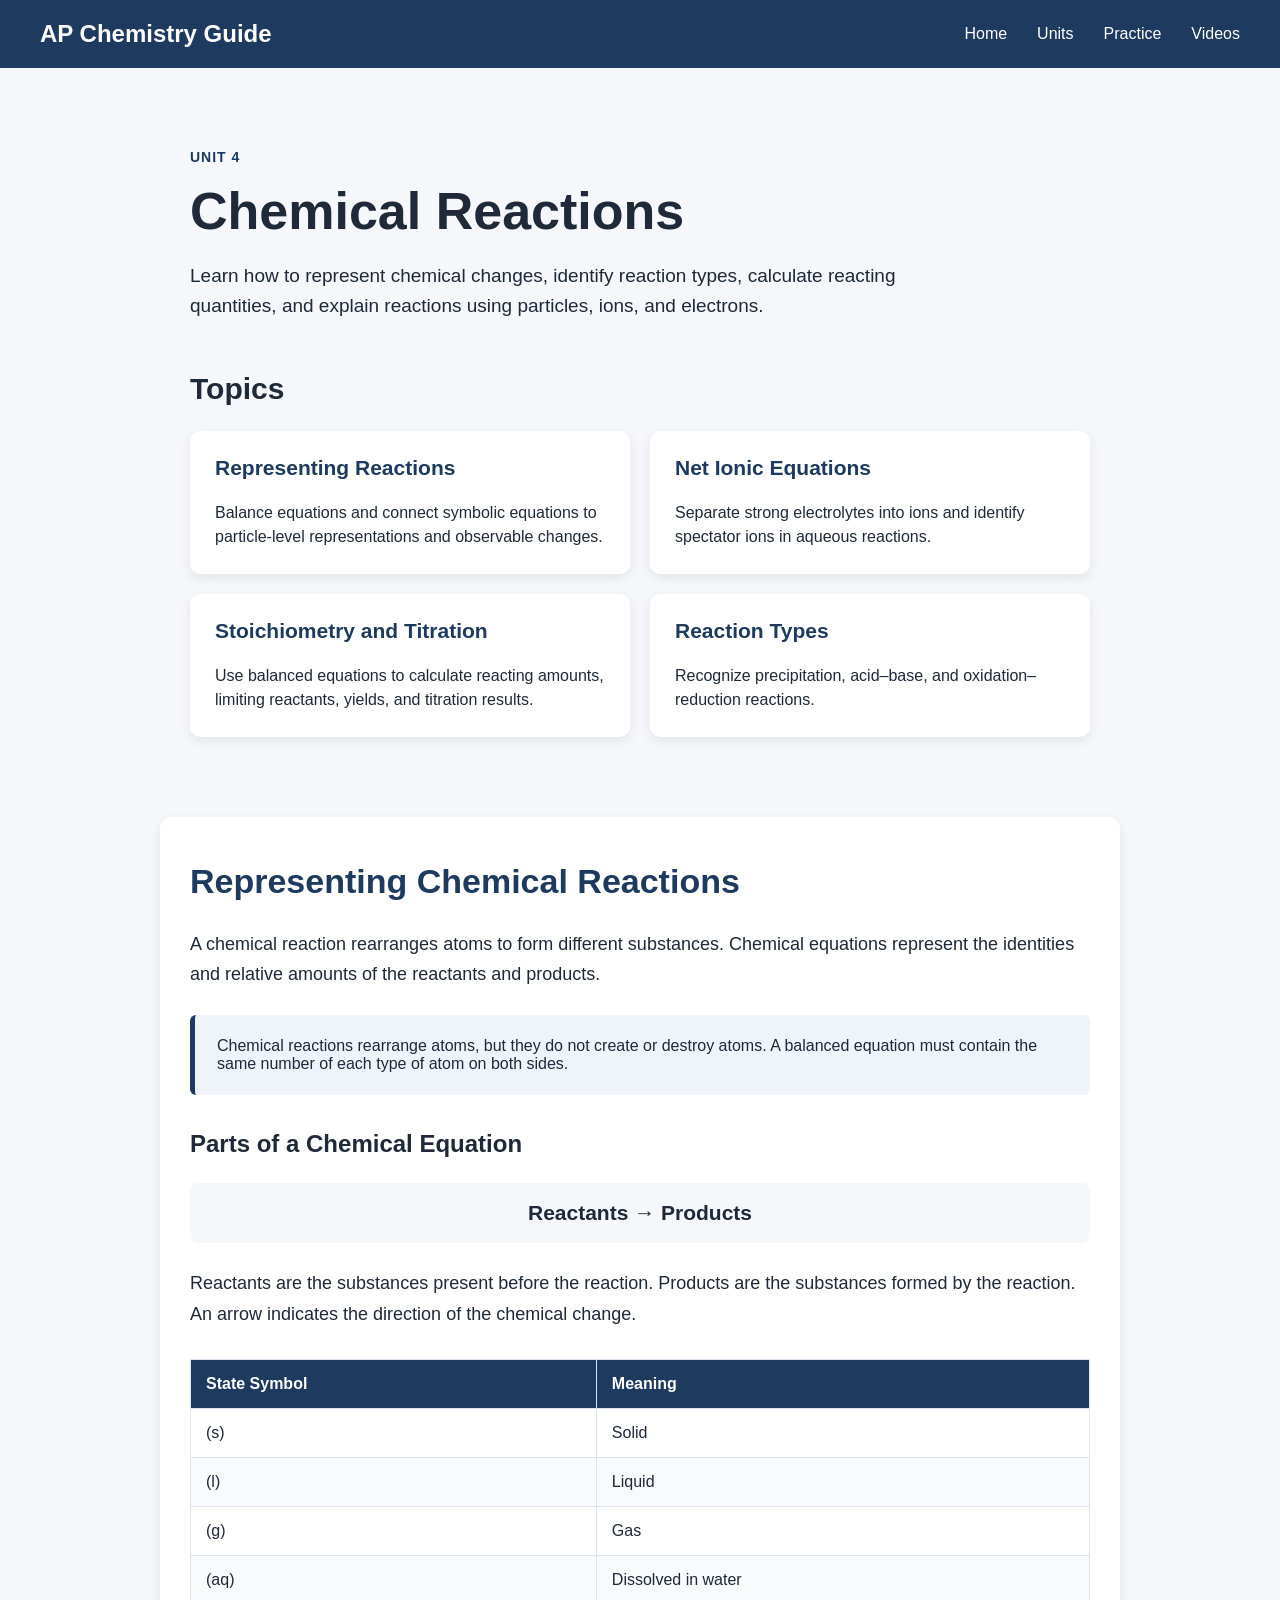
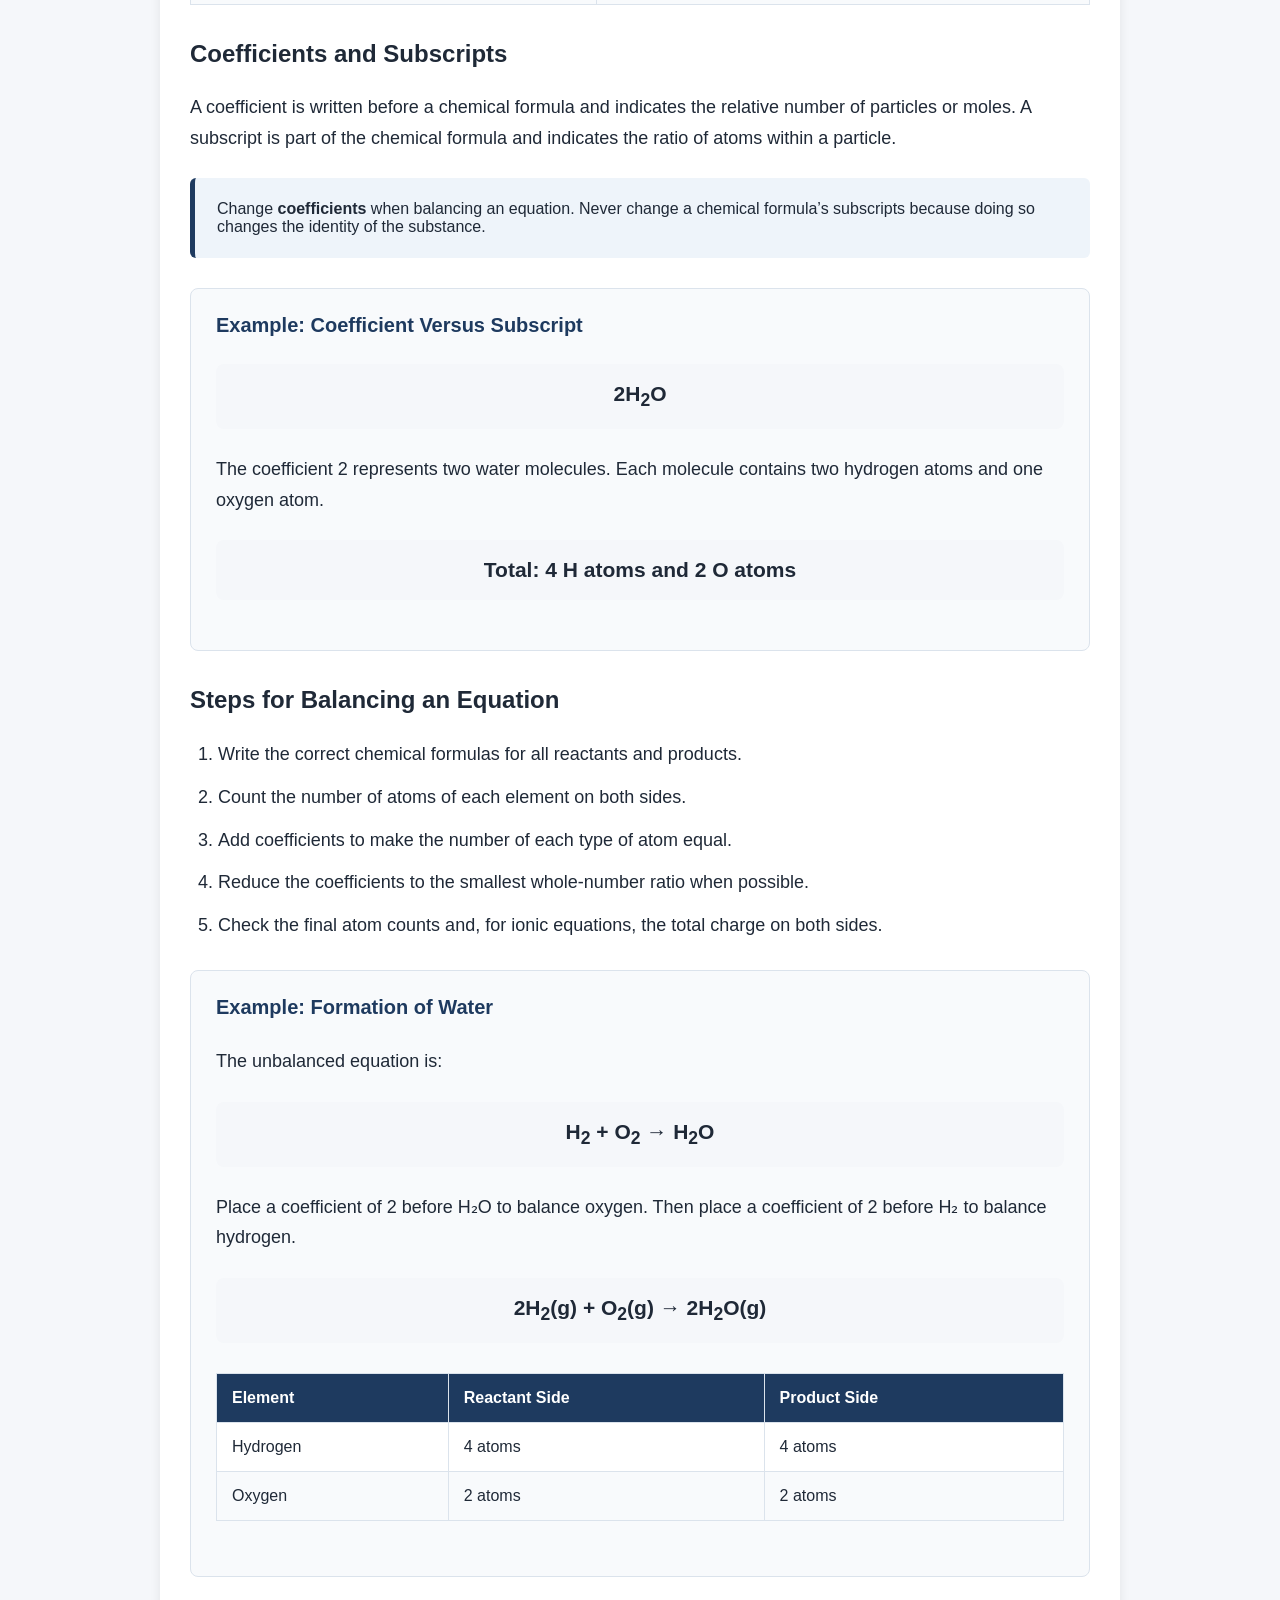
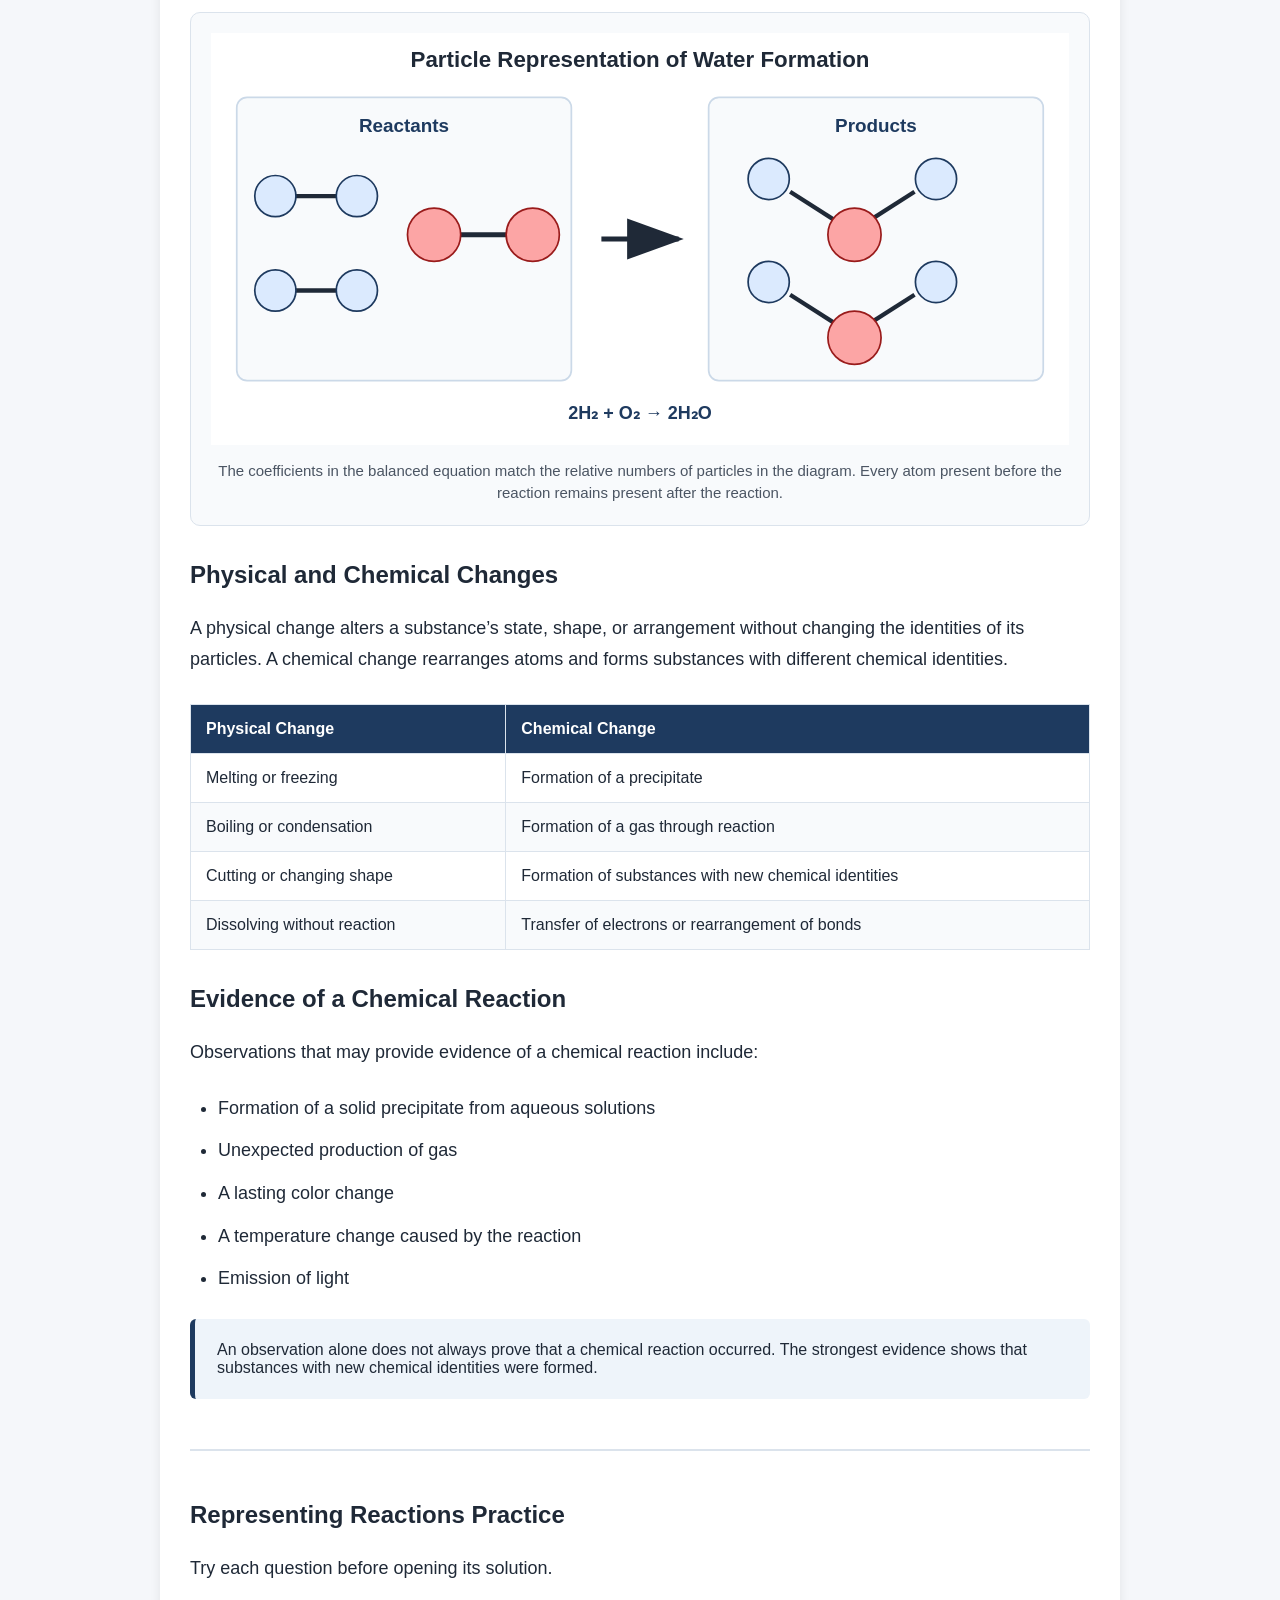
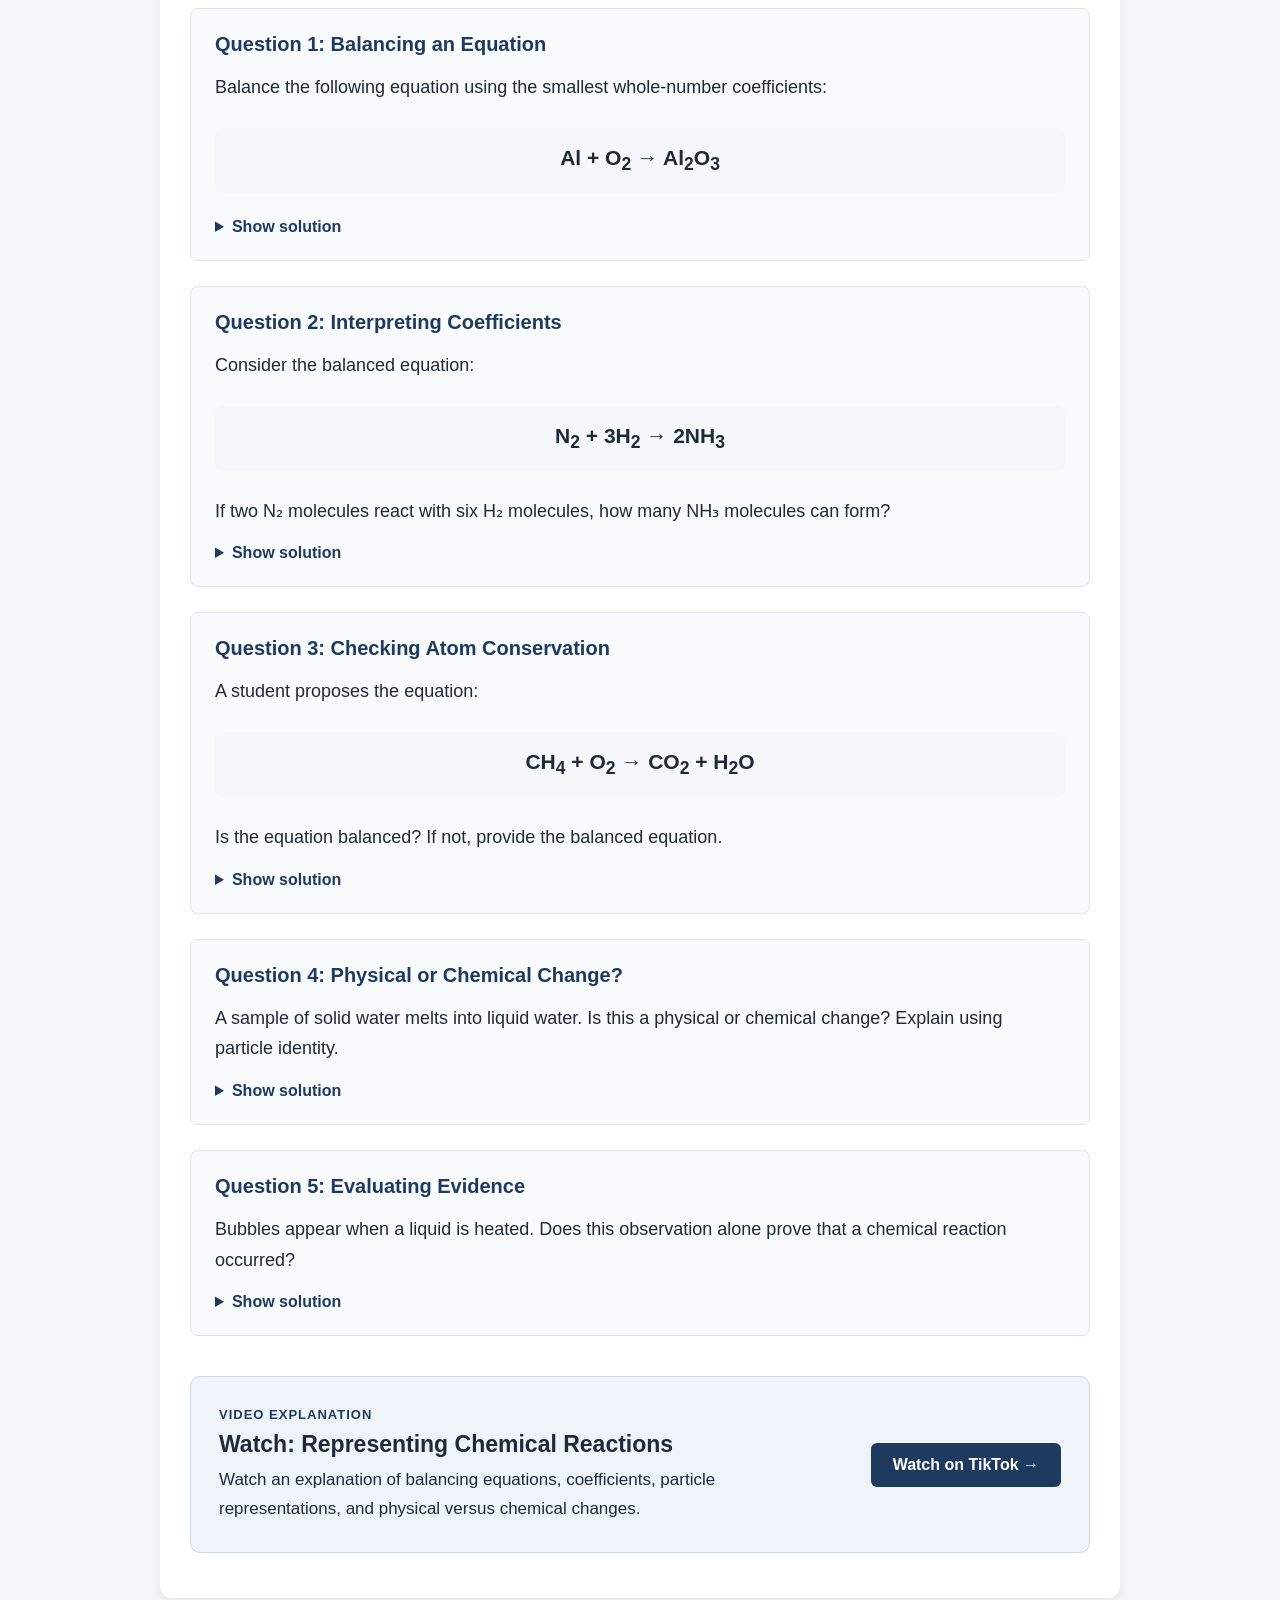
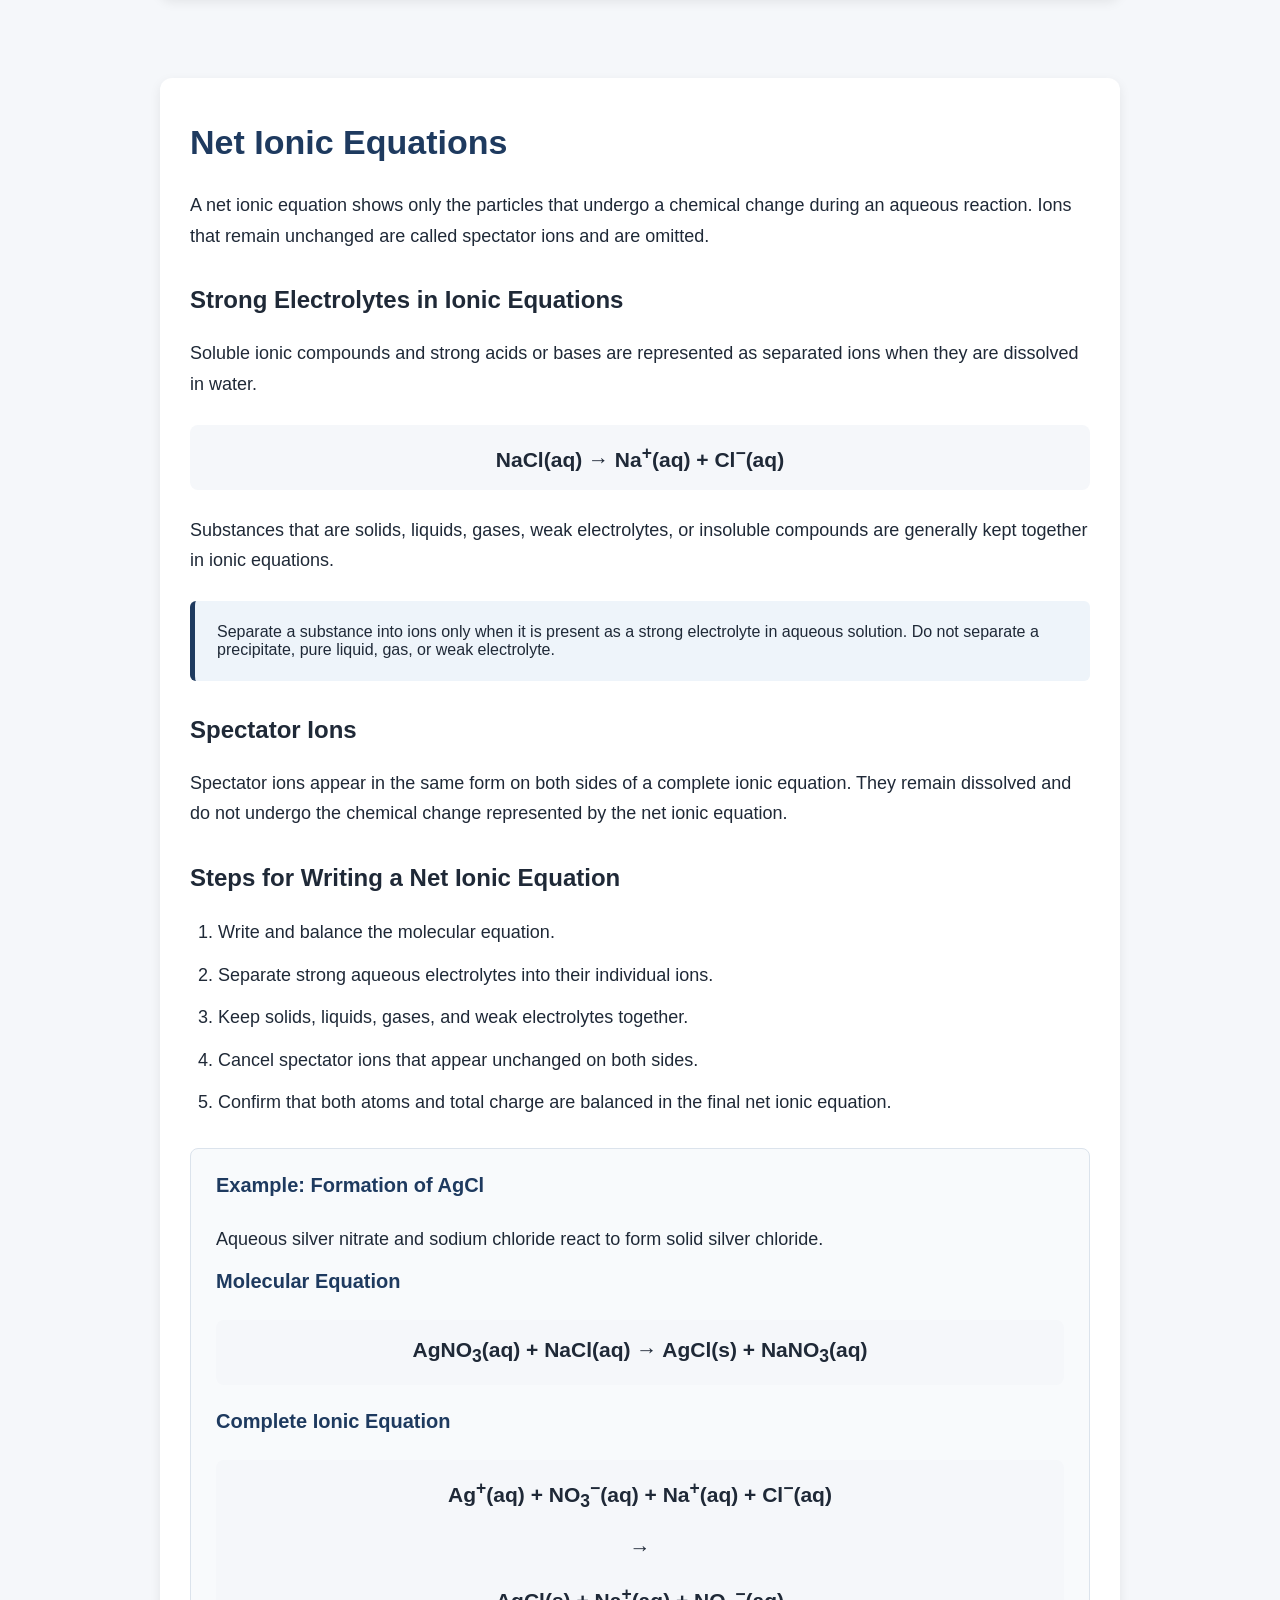
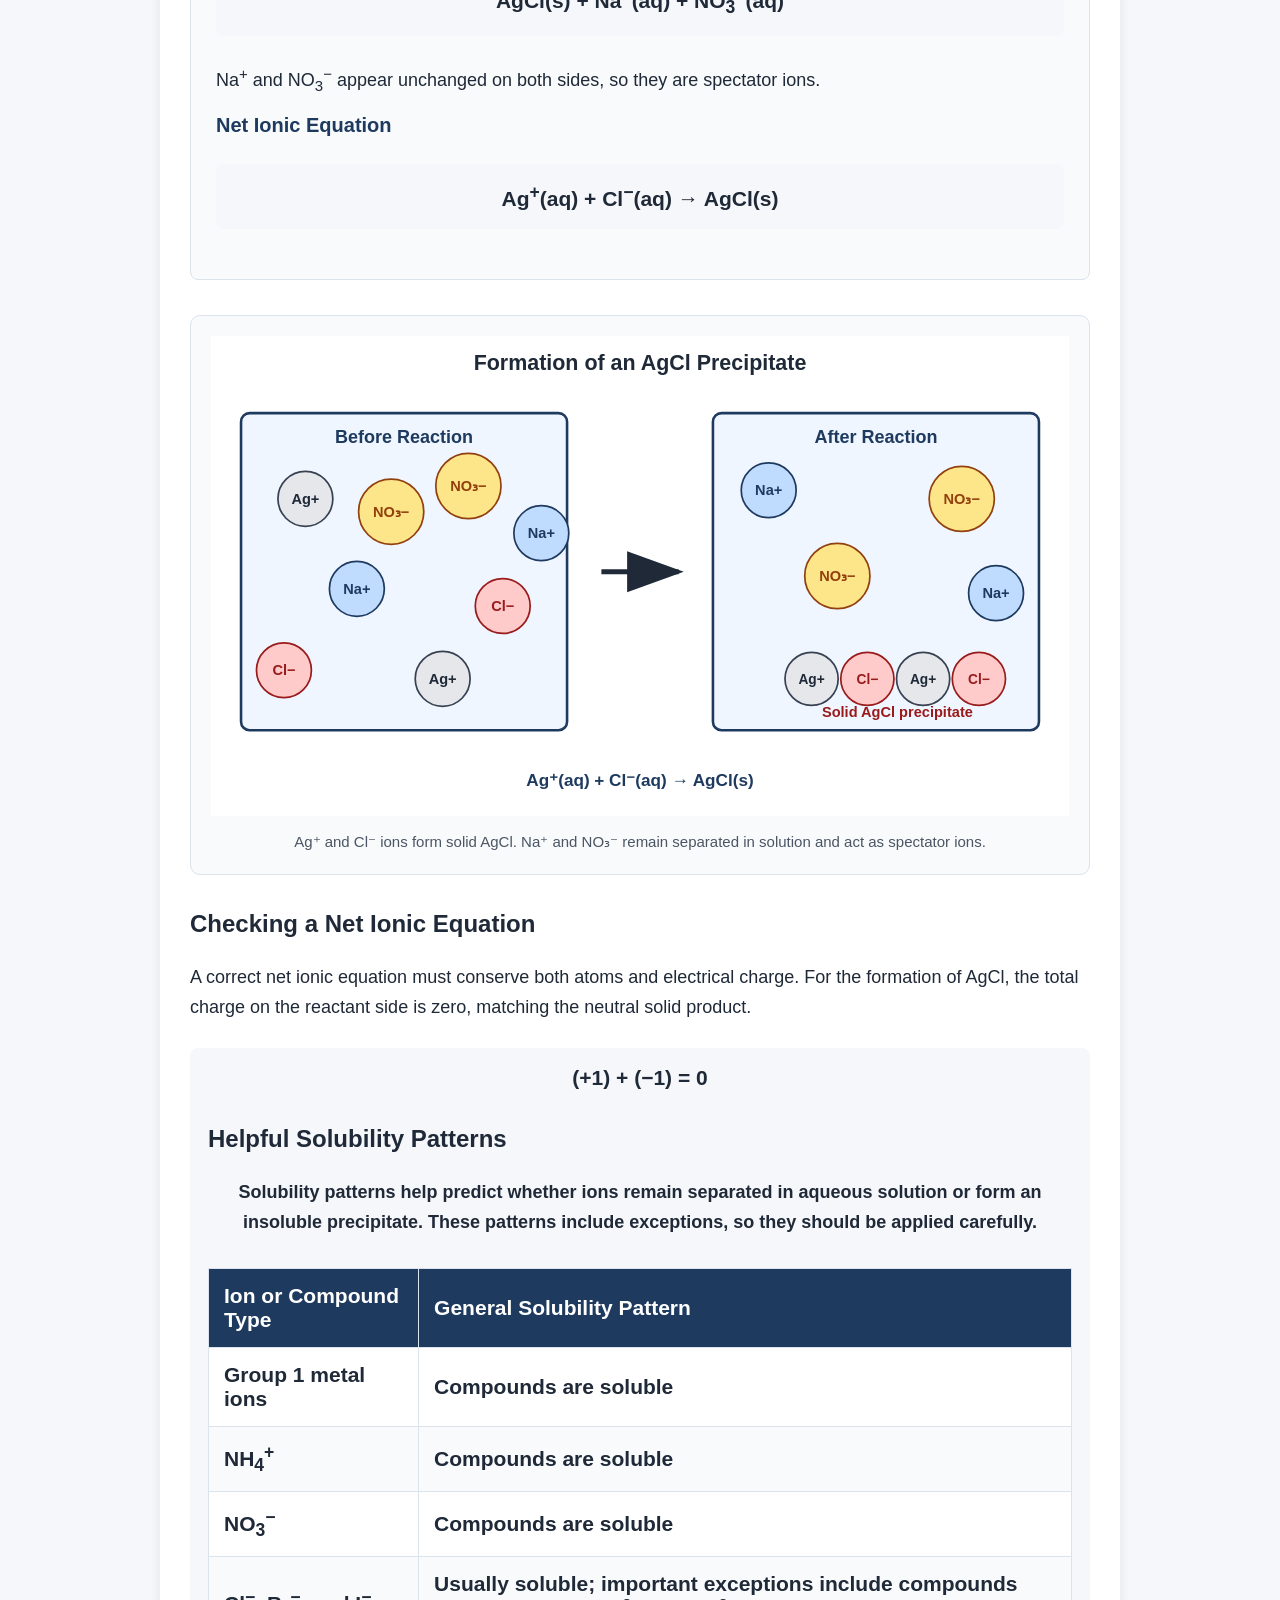
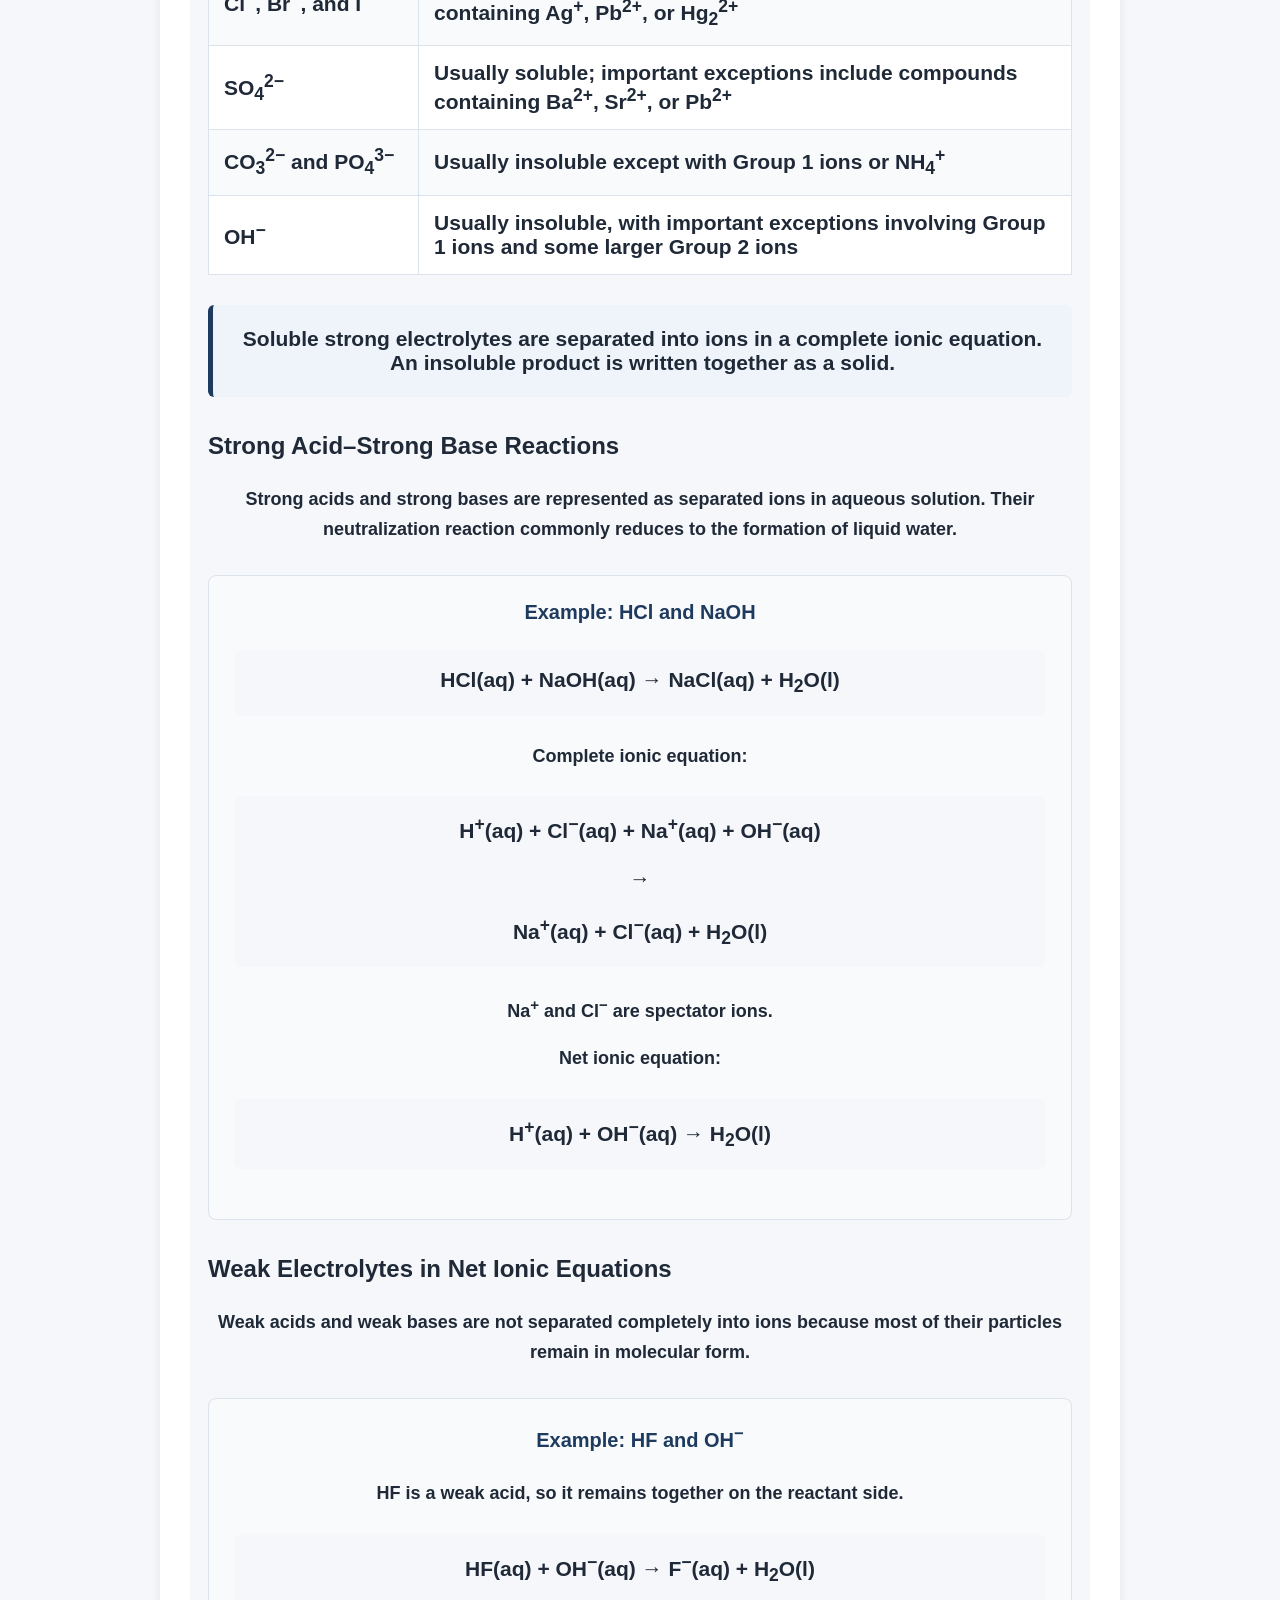
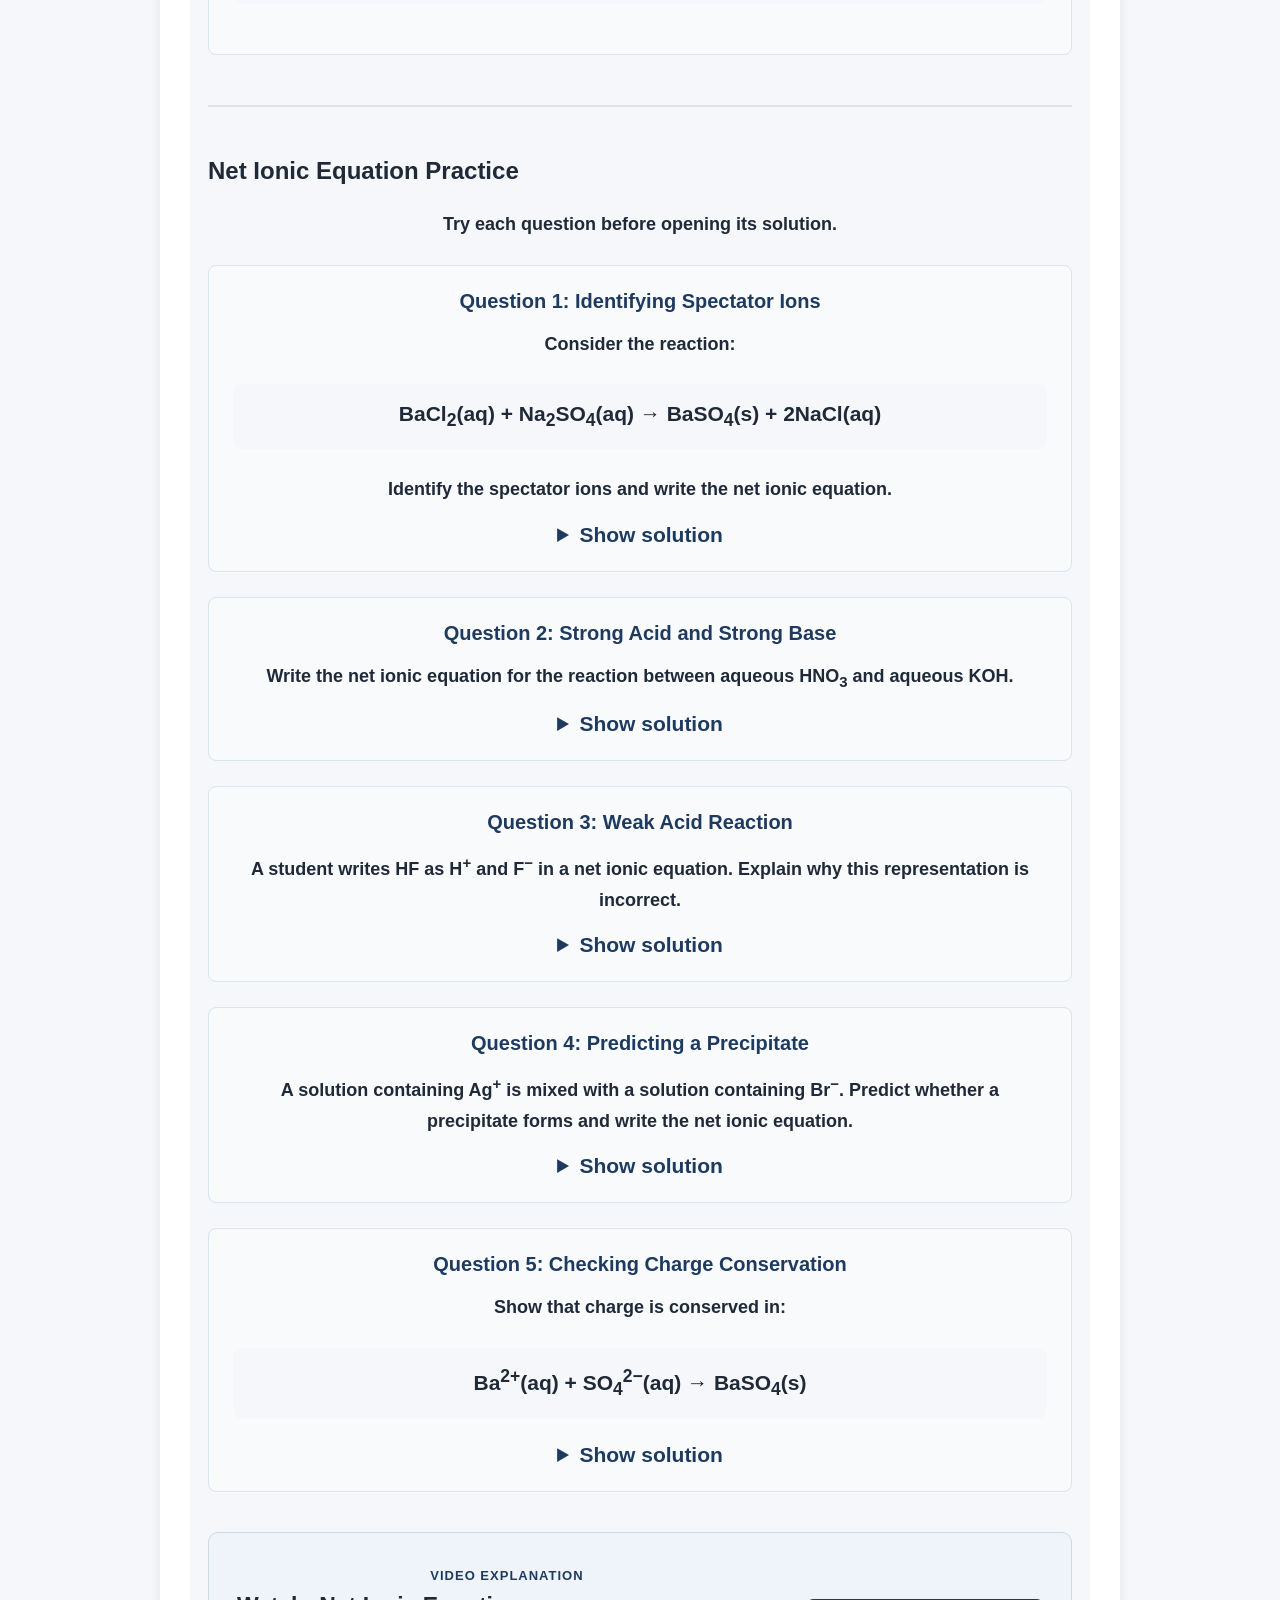
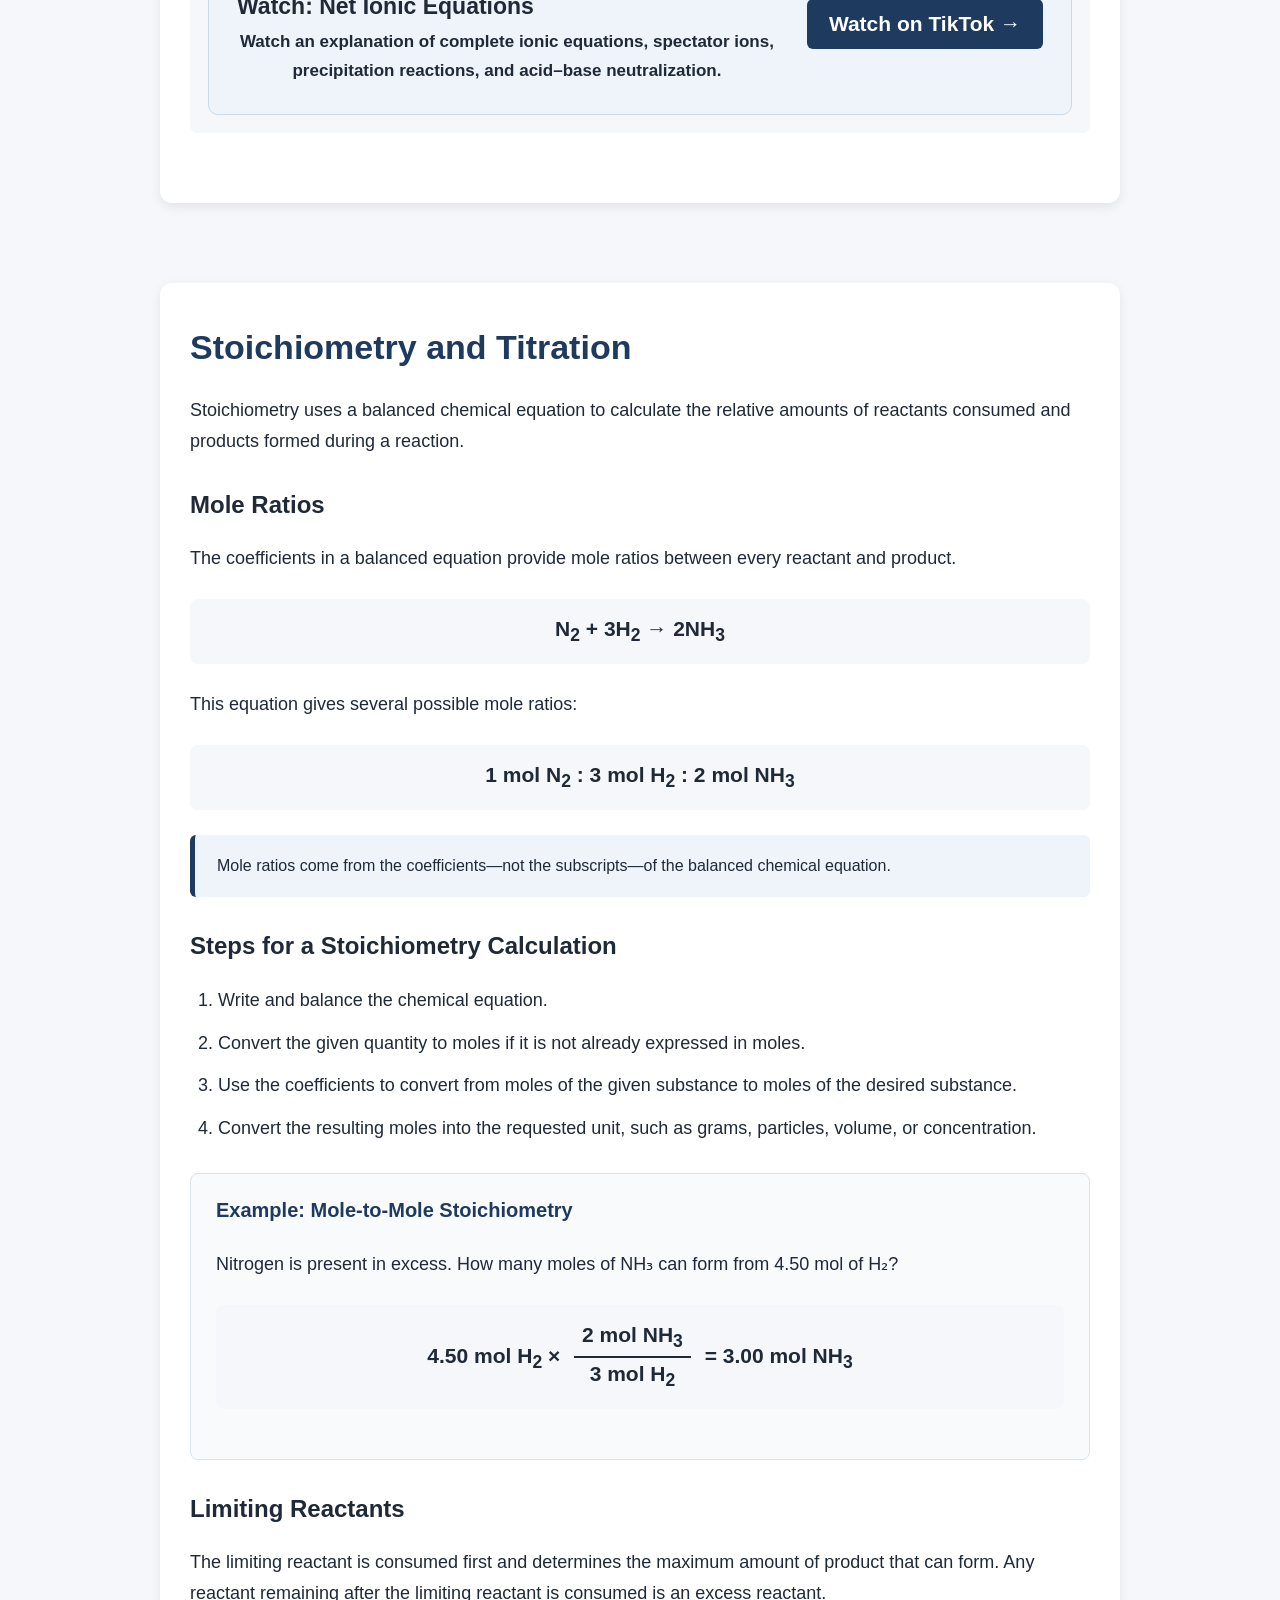
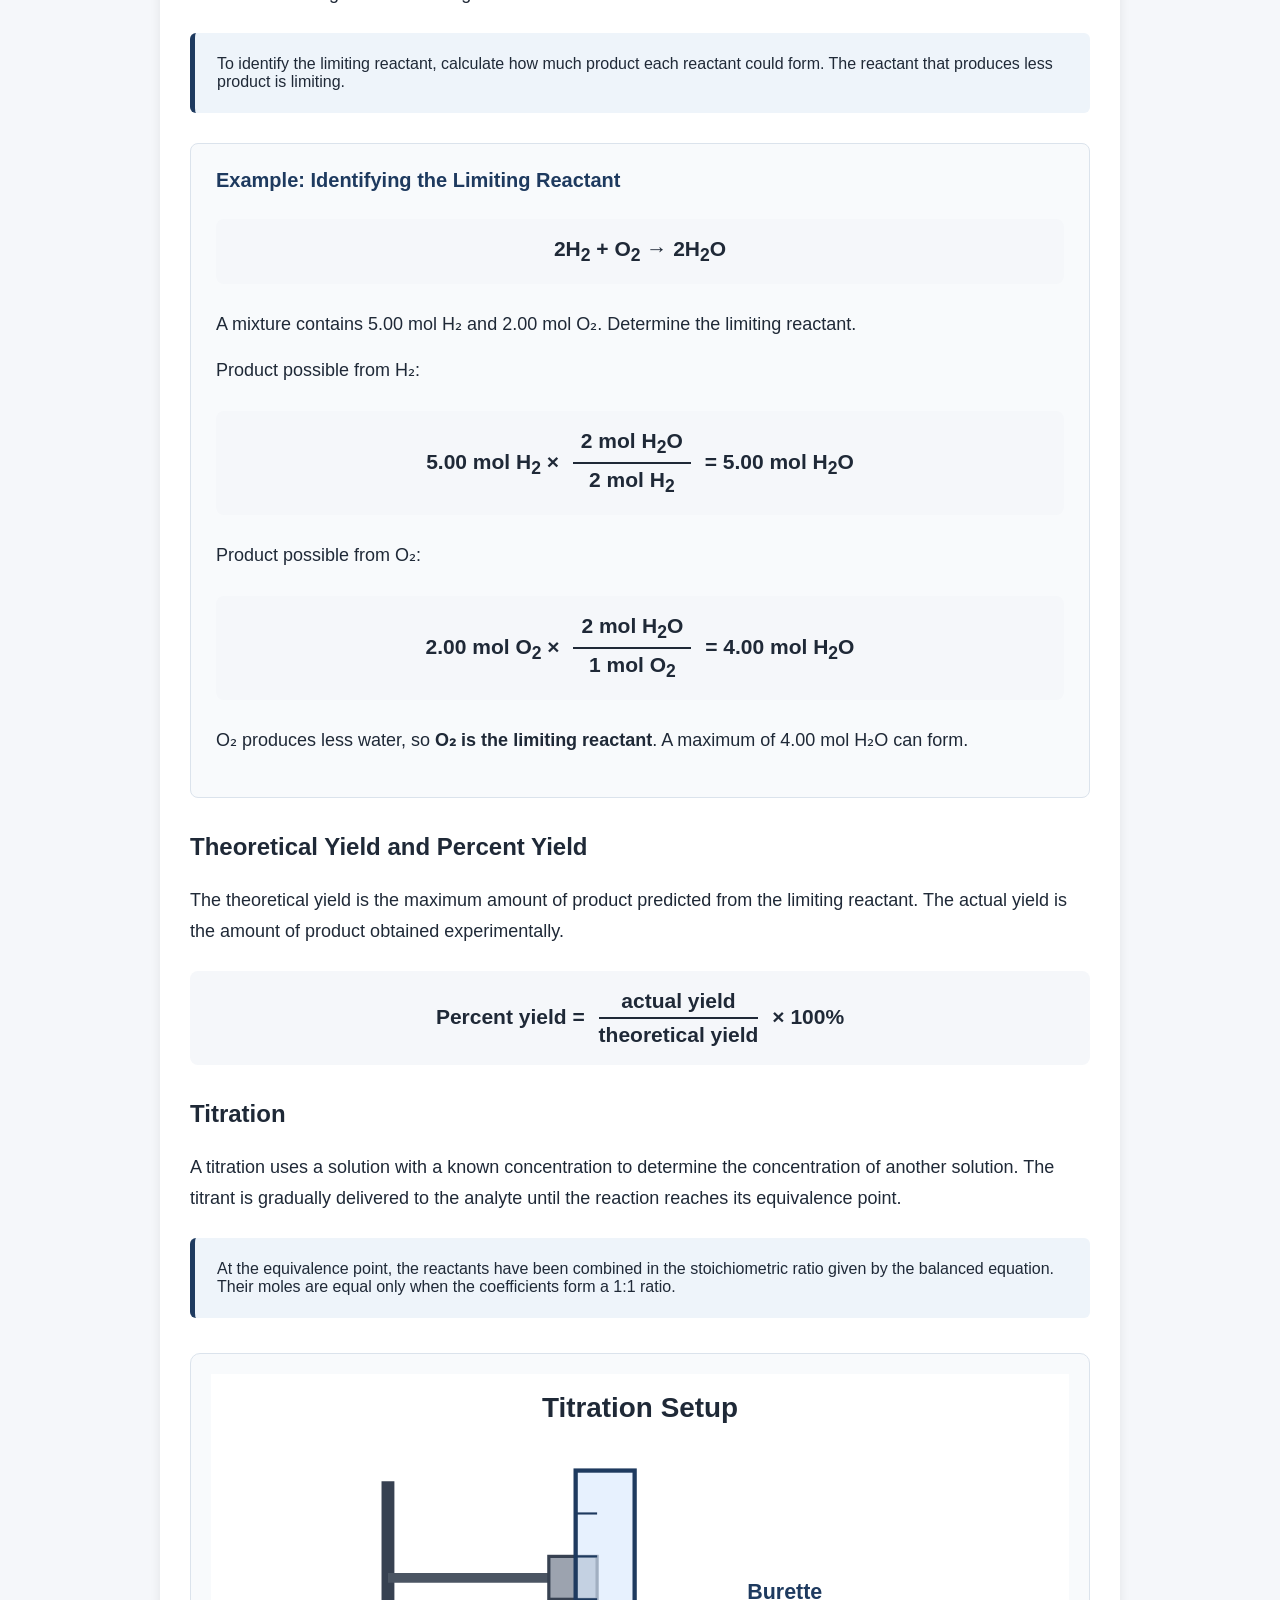
<file: units/unit-4.html>
<!DOCTYPE html>
<html lang="en">

<head>
    <!-- Google tag (gtag.js) -->
<script async src="https://www.googletagmanager.com/gtag/js?id=G-7LD7DHF69E"></script>
<script>
  window.dataLayer = window.dataLayer || [];
  function gtag(){dataLayer.push(arguments);}
  gtag('js', new Date());

  gtag('config', 'G-7LD7DHF69E');
</script>
    <meta charset="UTF-8">
    <meta name="viewport" content="width=device-width, initial-scale=1.0">

    <title>
        Unit 4 — Chemical Reactions | AP Chemistry Guide
    </title>

    <link rel="stylesheet" href="../style.css">
</head>

<body>

    <header>
        <nav>
            <a href="../index.html" class="logo">AP Chemistry Guide</a>

            <div class="nav-links">
                <a href="../index.html">Home</a>
                <a href="../index.html#units">Units</a>
                <a href="#">Practice</a>
                <a href="#">Videos</a>
            </div>
        </nav>
    </header>

    <main>

        <section class="unit-page">

            <span class="unit-number">UNIT 4</span>

            <h1>Chemical Reactions</h1>

            <p>
                Learn how to represent chemical changes, identify reaction
                types, calculate reacting quantities, and explain reactions
                using particles, ions, and electrons.
            </p>

            <h2>Topics</h2>

            <div class="topic-list">

                <a href="#representing-reactions" class="topic-card">
                    <h3>Representing Reactions</h3>

                    <p>
                        Balance equations and connect symbolic equations
                        to particle-level representations and observable
                        changes.
                    </p>
                </a>

                <a href="#net-ionic-equations" class="topic-card">
                    <h3>Net Ionic Equations</h3>

                    <p>
                        Separate strong electrolytes into ions and identify
                        spectator ions in aqueous reactions.
                    </p>
                </a>

                <a href="#stoichiometry" class="topic-card">
                    <h3>Stoichiometry and Titration</h3>

                    <p>
                        Use balanced equations to calculate reacting amounts,
                        limiting reactants, yields, and titration results.
                    </p>
                </a>

                <a href="#reaction-types" class="topic-card">
                    <h3>Reaction Types</h3>

                    <p>
                        Recognize precipitation, acid–base, and oxidation–
                        reduction reactions.
                    </p>
                </a>

            </div>

        </section>

        <section id="representing-reactions" class="lesson">

            <h2>Representing Chemical Reactions</h2>

            <p>
                A chemical reaction rearranges atoms to form different
                substances. Chemical equations represent the identities
                and relative amounts of the reactants and products.
            </p>

            <div class="key-concept">
                Chemical reactions rearrange atoms, but they do not create
                or destroy atoms. A balanced equation must contain the same
                number of each type of atom on both sides.
            </div>

            <h3>Parts of a Chemical Equation</h3>

<div class="equation">
    Reactants → Products
</div>

<p>
    Reactants are the substances present before the reaction. Products are
    the substances formed by the reaction. An arrow indicates the direction
    of the chemical change.
</p>

<div class="table-container">
    <table class="particle-table">
        <thead>
            <tr>
                <th>State Symbol</th>
                <th>Meaning</th>
            </tr>
        </thead>

        <tbody>
            <tr>
                <td>(s)</td>
                <td>Solid</td>
            </tr>

            <tr>
                <td>(l)</td>
                <td>Liquid</td>
            </tr>

            <tr>
                <td>(g)</td>
                <td>Gas</td>
            </tr>

            <tr>
                <td>(aq)</td>
                <td>Dissolved in water</td>
            </tr>
        </tbody>
    </table>
</div>

<h3>Coefficients and Subscripts</h3>

<p>
    A coefficient is written before a chemical formula and indicates the
    relative number of particles or moles. A subscript is part of the
    chemical formula and indicates the ratio of atoms within a particle.
</p>

<div class="key-concept">
    Change <strong>coefficients</strong> when balancing an equation.
    Never change a chemical formula’s subscripts because doing so changes
    the identity of the substance.
</div>

<div class="example">

    <h4>Example: Coefficient Versus Subscript</h4>

    <div class="equation">
        2H<sub>2</sub>O
    </div>

    <p>
        The coefficient 2 represents two water molecules. Each molecule
        contains two hydrogen atoms and one oxygen atom.
    </p>

    <div class="equation">
        Total: 4 H atoms and 2 O atoms
    </div>

</div>

<h3>Steps for Balancing an Equation</h3>

<ol class="spectrum-notes">
    <li>
        Write the correct chemical formulas for all reactants and products.
    </li>

    <li>
        Count the number of atoms of each element on both sides.
    </li>

    <li>
        Add coefficients to make the number of each type of atom equal.
    </li>

    <li>
        Reduce the coefficients to the smallest whole-number ratio when
        possible.
    </li>

    <li>
        Check the final atom counts and, for ionic equations, the total
        charge on both sides.
    </li>
</ol>

<div class="example">

    <h4>Example: Formation of Water</h4>

    <p>The unbalanced equation is:</p>

    <div class="equation">
        H<sub>2</sub> + O<sub>2</sub> →
        H<sub>2</sub>O
    </div>

    <p>
        Place a coefficient of 2 before H₂O to balance oxygen. Then place
        a coefficient of 2 before H₂ to balance hydrogen.
    </p>

    <div class="equation">
        2H<sub>2</sub>(g) + O<sub>2</sub>(g) →
        2H<sub>2</sub>O(g)
    </div>

    <div class="table-container">
        <table class="particle-table">
            <thead>
                <tr>
                    <th>Element</th>
                    <th>Reactant Side</th>
                    <th>Product Side</th>
                </tr>
            </thead>

            <tbody>
                <tr>
                    <td>Hydrogen</td>
                    <td>4 atoms</td>
                    <td>4 atoms</td>
                </tr>

                <tr>
                    <td>Oxygen</td>
                    <td>2 atoms</td>
                    <td>2 atoms</td>
                </tr>
            </tbody>
        </table>
    </div>

</div>

<figure class="chemistry-figure">

    <img
        src="../images/particle-reaction-water.svg"
        alt="Particle diagram showing two hydrogen molecules reacting with one oxygen molecule to produce two water molecules"
    >

    <figcaption>
        The coefficients in the balanced equation match the relative
        numbers of particles in the diagram. Every atom present before
        the reaction remains present after the reaction.
    </figcaption>

</figure>

<h3>Physical and Chemical Changes</h3>

<p>
    A physical change alters a substance’s state, shape, or arrangement
    without changing the identities of its particles. A chemical change
    rearranges atoms and forms substances with different chemical
    identities.
</p>

<div class="table-container">
    <table class="particle-table">
        <thead>
            <tr>
                <th>Physical Change</th>
                <th>Chemical Change</th>
            </tr>
        </thead>

        <tbody>
            <tr>
                <td>Melting or freezing</td>
                <td>Formation of a precipitate</td>
            </tr>

            <tr>
                <td>Boiling or condensation</td>
                <td>Formation of a gas through reaction</td>
            </tr>

            <tr>
                <td>Cutting or changing shape</td>
                <td>Formation of substances with new chemical identities</td>
            </tr>

            <tr>
                <td>Dissolving without reaction</td>
                <td>Transfer of electrons or rearrangement of bonds</td>
            </tr>
        </tbody>
    </table>
</div>

<h3>Evidence of a Chemical Reaction</h3>

<p>
    Observations that may provide evidence of a chemical reaction include:
</p>

<ul class="spectrum-notes">
    <li>Formation of a solid precipitate from aqueous solutions</li>
    <li>Unexpected production of gas</li>
    <li>A lasting color change</li>
    <li>A temperature change caused by the reaction</li>
    <li>Emission of light</li>
</ul>

<div class="key-concept">
    An observation alone does not always prove that a chemical reaction
    occurred. The strongest evidence shows that substances with new
    chemical identities were formed.
</div>

            <div class="practice-section">

    <h3>Representing Reactions Practice</h3>

    <p>
        Try each question before opening its solution.
    </p>

    <div class="practice-question">

        <h4>Question 1: Balancing an Equation</h4>

        <p>
            Balance the following equation using the smallest whole-number
            coefficients:
        </p>

        <div class="equation">
            Al + O<sub>2</sub> → Al<sub>2</sub>O<sub>3</sub>
        </div>

        <details>
            <summary>Show solution</summary>

            <div class="solution">

                <p>
                    Begin by balancing oxygen. The least common multiple
                    of 2 and 3 is 6, so use 3O₂ and 2Al₂O₃.
                </p>

                <div class="equation">
                    Al + 3O<sub>2</sub> →
                    2Al<sub>2</sub>O<sub>3</sub>
                </div>

                <p>
                    The product side now contains four aluminum atoms, so
                    place a coefficient of 4 before aluminum.
                </p>

                <div class="equation">
                    4Al + 3O<sub>2</sub> →
                    2Al<sub>2</sub>O<sub>3</sub>
                </div>

            </div>
        </details>

    </div>

    <div class="practice-question">

        <h4>Question 2: Interpreting Coefficients</h4>

        <p>
            Consider the balanced equation:
        </p>

        <div class="equation">
            N<sub>2</sub> + 3H<sub>2</sub> →
            2NH<sub>3</sub>
        </div>

        <p>
            If two N₂ molecules react with six H₂ molecules, how many
            NH₃ molecules can form?
        </p>

        <details>
            <summary>Show solution</summary>

            <div class="solution">
                <p>
                    The amounts given are twice the coefficients in the
                    balanced equation:
                </p>

                <div class="equation">
                    2N<sub>2</sub> + 6H<sub>2</sub> →
                    4NH<sub>3</sub>
                </div>

                <p>
                    Therefore, <strong>four NH₃ molecules</strong> can
                    form.
                </p>
            </div>
        </details>

    </div>

    <div class="practice-question">

        <h4>Question 3: Checking Atom Conservation</h4>

        <p>
            A student proposes the equation:
        </p>

        <div class="equation">
            CH<sub>4</sub> + O<sub>2</sub> →
            CO<sub>2</sub> + H<sub>2</sub>O
        </div>

        <p>
            Is the equation balanced? If not, provide the balanced
            equation.
        </p>

        <details>
            <summary>Show solution</summary>

            <div class="solution">

                <p>
                    The original equation is not balanced. It contains
                    four hydrogen atoms on the reactant side but only
                    two on the product side.
                </p>

                <p>
                    Place a coefficient of 2 before water, then balance
                    oxygen with a coefficient of 2 before O₂:
                </p>

                <div class="equation">
                    CH<sub>4</sub> + 2O<sub>2</sub> →
                    CO<sub>2</sub> + 2H<sub>2</sub>O
                </div>

            </div>
        </details>

    </div>

    <div class="practice-question">

        <h4>Question 4: Physical or Chemical Change?</h4>

        <p>
            A sample of solid water melts into liquid water. Is this a
            physical or chemical change? Explain using particle identity.
        </p>

        <details>
            <summary>Show solution</summary>

            <div class="solution">
                <p>
                    Melting is a <strong>physical change</strong>. The
                    arrangement and movement of the water molecules
                    change, but every particle remains an H₂O molecule.
                </p>

                <p>
                    No substance with a new chemical identity is formed.
                </p>
            </div>
        </details>

    </div>

    <div class="practice-question">

        <h4>Question 5: Evaluating Evidence</h4>

        <p>
            Bubbles appear when a liquid is heated. Does this observation
            alone prove that a chemical reaction occurred?
        </p>

        <details>
            <summary>Show solution</summary>

            <div class="solution">
                <p>
                    No. The bubbles could result from a physical change,
                    such as the liquid boiling and entering the gas phase.
                </p>

                <p>
                    More evidence would be needed to show that a gas with
                    a new chemical identity was produced.
                </p>
            </div>
        </details>

    </div>

</div>

<div class="video-resource">

    <div class="video-text">
        <span class="video-label">VIDEO EXPLANATION</span>

        <h3>Watch: Representing Chemical Reactions</h3>

        <p>
            Watch an explanation of balancing equations, coefficients,
            particle representations, and physical versus chemical changes.
        </p>
    </div>

    <a
        href="#"
        class="video-button"
        target="_blank"
        rel="noopener noreferrer"
    >
        Watch on TikTok →
    </a>

</div>

        </section>

        <section id="net-ionic-equations" class="lesson">

    <h2>Net Ionic Equations</h2>

    <p>
        A net ionic equation shows only the particles that undergo a
        chemical change during an aqueous reaction. Ions that remain
        unchanged are called spectator ions and are omitted.
    </p>

    <h3>Strong Electrolytes in Ionic Equations</h3>

    <p>
        Soluble ionic compounds and strong acids or bases are represented
        as separated ions when they are dissolved in water.
    </p>

    <div class="equation">
        NaCl(aq) → Na<sup>+</sup>(aq) + Cl<sup>−</sup>(aq)
    </div>

    <p>
        Substances that are solids, liquids, gases, weak electrolytes, or
        insoluble compounds are generally kept together in ionic equations.
    </p>

    <div class="key-concept">
        Separate a substance into ions only when it is present as a strong
        electrolyte in aqueous solution. Do not separate a precipitate,
        pure liquid, gas, or weak electrolyte.
    </div>

    <h3>Spectator Ions</h3>

    <p>
        Spectator ions appear in the same form on both sides of a complete
        ionic equation. They remain dissolved and do not undergo the
        chemical change represented by the net ionic equation.
    </p>

    <h3>Steps for Writing a Net Ionic Equation</h3>

    <ol class="spectrum-notes">
        <li>Write and balance the molecular equation.</li>

        <li>
            Separate strong aqueous electrolytes into their individual ions.
        </li>

        <li>
            Keep solids, liquids, gases, and weak electrolytes together.
        </li>

        <li>
            Cancel spectator ions that appear unchanged on both sides.
        </li>

        <li>
            Confirm that both atoms and total charge are balanced in the
            final net ionic equation.
        </li>
    </ol>

    <div class="example">

        <h4>Example: Formation of AgCl</h4>

        <p>
            Aqueous silver nitrate and sodium chloride react to form solid
            silver chloride.
        </p>

        <h4>Molecular Equation</h4>

        <div class="equation">
            AgNO<sub>3</sub>(aq) + NaCl(aq) →
            AgCl(s) + NaNO<sub>3</sub>(aq)
        </div>

        <h4>Complete Ionic Equation</h4>

        <div class="equation">
            Ag<sup>+</sup>(aq) + NO<sub>3</sub><sup>−</sup>(aq)
            + Na<sup>+</sup>(aq) + Cl<sup>−</sup>(aq)
            <br><br>
            →
            <br><br>
            AgCl(s) + Na<sup>+</sup>(aq)
            + NO<sub>3</sub><sup>−</sup>(aq)
        </div>

        <p>
            Na<sup>+</sup> and NO<sub>3</sub><sup>−</sup> appear unchanged
            on both sides, so they are spectator ions.
        </p>

        <h4>Net Ionic Equation</h4>

        <div class="equation">
            Ag<sup>+</sup>(aq) + Cl<sup>−</sup>(aq) → AgCl(s)
        </div>

    </div>

    <figure class="chemistry-figure">

        <img
            src="../images/net-ionic-precipitation.svg"
            alt="Particle diagram showing silver and chloride ions forming a solid precipitate while sodium and nitrate remain dissolved"
        >

        <figcaption>
            Ag⁺ and Cl⁻ ions form solid AgCl. Na⁺ and NO₃⁻ remain
            separated in solution and act as spectator ions.
        </figcaption>

    </figure>

    <h3>Checking a Net Ionic Equation</h3>

    <p>
        A correct net ionic equation must conserve both atoms and electrical
        charge. For the formation of AgCl, the total charge on the reactant
        side is zero, matching the neutral solid product.
    </p>

    <div class="equation">
        (+1) + (−1) = 0<h3>Helpful Solubility Patterns</h3>

<p>
    Solubility patterns help predict whether ions remain separated in
    aqueous solution or form an insoluble precipitate. These patterns
    include exceptions, so they should be applied carefully.
</p>

<div class="table-container">
    <table class="particle-table">
        <thead>
            <tr>
                <th>Ion or Compound Type</th>
                <th>General Solubility Pattern</th>
            </tr>
        </thead>

        <tbody>
            <tr>
                <td>Group 1 metal ions</td>
                <td>Compounds are soluble</td>
            </tr>

            <tr>
                <td>NH<sub>4</sub><sup>+</sup></td>
                <td>Compounds are soluble</td>
            </tr>

            <tr>
                <td>NO<sub>3</sub><sup>−</sup></td>
                <td>Compounds are soluble</td>
            </tr>

            <tr>
                <td>Cl<sup>−</sup>, Br<sup>−</sup>, and I<sup>−</sup></td>
                <td>
                    Usually soluble; important exceptions include compounds
                    containing Ag<sup>+</sup>, Pb<sup>2+</sup>, or
                    Hg<sub>2</sub><sup>2+</sup>
                </td>
            </tr>

            <tr>
                <td>SO<sub>4</sub><sup>2−</sup></td>
                <td>
                    Usually soluble; important exceptions include compounds
                    containing Ba<sup>2+</sup>, Sr<sup>2+</sup>, or
                    Pb<sup>2+</sup>
                </td>
            </tr>

            <tr>
                <td>CO<sub>3</sub><sup>2−</sup> and PO<sub>4</sub><sup>3−</sup></td>
                <td>
                    Usually insoluble except with Group 1 ions or
                    NH<sub>4</sub><sup>+</sup>
                </td>
            </tr>

            <tr>
                <td>OH<sup>−</sup></td>
                <td>
                    Usually insoluble, with important exceptions involving
                    Group 1 ions and some larger Group 2 ions
                </td>
            </tr>
        </tbody>
    </table>
</div>

<div class="key-concept">
    Soluble strong electrolytes are separated into ions in a complete
    ionic equation. An insoluble product is written together as a solid.
</div>

<h3>Strong Acid–Strong Base Reactions</h3>

<p>
    Strong acids and strong bases are represented as separated ions in
    aqueous solution. Their neutralization reaction commonly reduces to
    the formation of liquid water.
</p>

<div class="example">

    <h4>Example: HCl and NaOH</h4>

    <div class="equation">
        HCl(aq) + NaOH(aq) →
        NaCl(aq) + H<sub>2</sub>O(l)
    </div>

    <p>Complete ionic equation:</p>

    <div class="equation">
        H<sup>+</sup>(aq) + Cl<sup>−</sup>(aq)
        + Na<sup>+</sup>(aq) + OH<sup>−</sup>(aq)
        <br><br>
        →
        <br><br>
        Na<sup>+</sup>(aq) + Cl<sup>−</sup>(aq)
        + H<sub>2</sub>O(l)
    </div>

    <p>
        Na<sup>+</sup> and Cl<sup>−</sup> are spectator ions.
    </p>

    <p>Net ionic equation:</p>

    <div class="equation">
        H<sup>+</sup>(aq) + OH<sup>−</sup>(aq) →
        H<sub>2</sub>O(l)
    </div>

</div>

<h3>Weak Electrolytes in Net Ionic Equations</h3>

<p>
    Weak acids and weak bases are not separated completely into ions
    because most of their particles remain in molecular form.
</p>

<div class="example">

    <h4>Example: HF and OH<sup>−</sup></h4>

    <p>
        HF is a weak acid, so it remains together on the reactant side.
    </p>

    <div class="equation">
        HF(aq) + OH<sup>−</sup>(aq) →
        F<sup>−</sup>(aq) + H<sub>2</sub>O(l)
    </div>

</div>

<div class="practice-section">

    <h3>Net Ionic Equation Practice</h3>

    <p>
        Try each question before opening its solution.
    </p>

    <div class="practice-question">

        <h4>Question 1: Identifying Spectator Ions</h4>

        <p>
            Consider the reaction:
        </p>

        <div class="equation">
            BaCl<sub>2</sub>(aq) + Na<sub>2</sub>SO<sub>4</sub>(aq)
            →
            BaSO<sub>4</sub>(s) + 2NaCl(aq)
        </div>

        <p>
            Identify the spectator ions and write the net ionic equation.
        </p>

        <details>
            <summary>Show solution</summary>

            <div class="solution">

                <p>
                    Na<sup>+</sup> and Cl<sup>−</sup> remain aqueous and
                    unchanged, so they are spectator ions.
                </p>

                <div class="equation">
                    Ba<sup>2+</sup>(aq) +
                    SO<sub>4</sub><sup>2−</sup>(aq)
                    →
                    BaSO<sub>4</sub>(s)
                </div>

            </div>
        </details>

    </div>

    <div class="practice-question">

        <h4>Question 2: Strong Acid and Strong Base</h4>

        <p>
            Write the net ionic equation for the reaction between aqueous
            HNO<sub>3</sub> and aqueous KOH.
        </p>

        <details>
            <summary>Show solution</summary>

            <div class="solution">

                <p>
                    HNO₃ and KOH are strong electrolytes. K<sup>+</sup> and
                    NO<sub>3</sub><sup>−</sup> are spectator ions.
                </p>

                <div class="equation">
                    H<sup>+</sup>(aq) + OH<sup>−</sup>(aq) →
                    H<sub>2</sub>O(l)
                </div>

            </div>
        </details>

    </div>

    <div class="practice-question">

        <h4>Question 3: Weak Acid Reaction</h4>

        <p>
            A student writes HF as H<sup>+</sup> and F<sup>−</sup> in a
            net ionic equation. Explain why this representation is
            incorrect.
        </p>

        <details>
            <summary>Show solution</summary>

            <div class="solution">
                <p>
                    HF is a weak acid and does not ionize completely in
                    water. Most HF particles remain together, so HF should
                    be written in molecular form in the net ionic equation.
                </p>
            </div>
        </details>

    </div>

    <div class="practice-question">

        <h4>Question 4: Predicting a Precipitate</h4>

        <p>
            A solution containing Ag<sup>+</sup> is mixed with a solution
            containing Br<sup>−</sup>. Predict whether a precipitate forms
            and write the net ionic equation.
        </p>

        <details>
            <summary>Show solution</summary>

            <div class="solution">
                <p>
                    AgBr is insoluble, so a solid precipitate forms.
                </p>

                <div class="equation">
                    Ag<sup>+</sup>(aq) + Br<sup>−</sup>(aq) →
                    AgBr(s)
                </div>
            </div>
        </details>

    </div>

    <div class="practice-question">

        <h4>Question 5: Checking Charge Conservation</h4>

        <p>
            Show that charge is conserved in:
        </p>

        <div class="equation">
            Ba<sup>2+</sup>(aq) +
            SO<sub>4</sub><sup>2−</sup>(aq) →
            BaSO<sub>4</sub>(s)
        </div>

        <details>
            <summary>Show solution</summary>

            <div class="solution">

                <p>
                    The total reactant charge is:
                </p>

                <div class="equation">
                    (+2) + (−2) = 0
                </div>

                <p>
                    BaSO₄ is a neutral solid, so the product side also has
                    a total charge of zero.
                </p>

            </div>
        </details>

    </div>

</div>

<div class="video-resource">

    <div class="video-text">
        <span class="video-label">VIDEO EXPLANATION</span>

        <h3>Watch: Net Ionic Equations</h3>

        <p>
            Watch an explanation of complete ionic equations, spectator
            ions, precipitation reactions, and acid–base neutralization.
        </p>
    </div>

    <a
        href="#"
        class="video-button"
        target="_blank"
        rel="noopener noreferrer"
    >
        Watch on TikTok →
    </a>

</div>
    </div>

            

</section>

        <section id="stoichiometry" class="lesson">

    <h2>Stoichiometry and Titration</h2>

    <p>
        Stoichiometry uses a balanced chemical equation to calculate the
        relative amounts of reactants consumed and products formed during
        a reaction.
    </p>

    <h3>Mole Ratios</h3>

    <p>
        The coefficients in a balanced equation provide mole ratios between
        every reactant and product.
    </p>

    <div class="equation">
        N<sub>2</sub> + 3H<sub>2</sub> →
        2NH<sub>3</sub>
    </div>

    <p>This equation gives several possible mole ratios:</p>

    <div class="equation">
        1 mol N<sub>2</sub> : 3 mol H<sub>2</sub> :
        2 mol NH<sub>3</sub>
    </div>

    <div class="key-concept">
        Mole ratios come from the coefficients—not the subscripts—of the
        balanced chemical equation.
    </div>

    <h3>Steps for a Stoichiometry Calculation</h3>

    <ol class="spectrum-notes">
        <li>Write and balance the chemical equation.</li>

        <li>
            Convert the given quantity to moles if it is not already
            expressed in moles.
        </li>

        <li>
            Use the coefficients to convert from moles of the given
            substance to moles of the desired substance.
        </li>

        <li>
            Convert the resulting moles into the requested unit, such as
            grams, particles, volume, or concentration.
        </li>
    </ol>

    <div class="example">

        <h4>Example: Mole-to-Mole Stoichiometry</h4>

        <p>
            Nitrogen is present in excess. How many moles of NH₃ can form
            from 4.50 mol of H₂?
        </p>

        <div class="equation">
            4.50 mol H<sub>2</sub> ×
            
            <span class="fraction">
                <span class="numerator">
                    2 mol NH<sub>3</sub>
                </span>

                <span class="denominator">
                    3 mol H<sub>2</sub>
                </span>
            </span>
            
            = 3.00 mol NH<sub>3</sub>
        </div>

    </div>

    <h3>Limiting Reactants</h3>

    <p>
        The limiting reactant is consumed first and determines the maximum
        amount of product that can form. Any reactant remaining after the
        limiting reactant is consumed is an excess reactant.
    </p>

    <div class="key-concept">
        To identify the limiting reactant, calculate how much product each
        reactant could form. The reactant that produces less product is
        limiting.
    </div>

    <div class="example">

        <h4>Example: Identifying the Limiting Reactant</h4>

        <div class="equation">
            2H<sub>2</sub> + O<sub>2</sub> →
            2H<sub>2</sub>O
        </div>

        <p>
            A mixture contains 5.00 mol H₂ and 2.00 mol O₂. Determine the
            limiting reactant.
        </p>

        <p>Product possible from H₂:</p>

        <div class="equation">
            5.00 mol H<sub>2</sub> ×
            
            <span class="fraction">
                <span class="numerator">
                    2 mol H<sub>2</sub>O
                </span>

                <span class="denominator">
                    2 mol H<sub>2</sub>
                </span>
            </span>
            
            = 5.00 mol H<sub>2</sub>O
        </div>

        <p>Product possible from O₂:</p>

        <div class="equation">
            2.00 mol O<sub>2</sub> ×
            
            <span class="fraction">
                <span class="numerator">
                    2 mol H<sub>2</sub>O
                </span>

                <span class="denominator">
                    1 mol O<sub>2</sub>
                </span>
            </span>
            
            = 4.00 mol H<sub>2</sub>O
        </div>

        <p>
            O₂ produces less water, so <strong>O₂ is the limiting
            reactant</strong>. A maximum of 4.00 mol H₂O can form.
        </p>

    </div>

    <h3>Theoretical Yield and Percent Yield</h3>

    <p>
        The theoretical yield is the maximum amount of product predicted
        from the limiting reactant. The actual yield is the amount of
        product obtained experimentally.
    </p>

    <div class="equation">
        Percent yield =
        
        <span class="fraction">
            <span class="numerator">actual yield</span>
            <span class="denominator">theoretical yield</span>
        </span>
        
        × 100%
    </div>

    <h3>Titration</h3>

    <p>
        A titration uses a solution with a known concentration to determine
        the concentration of another solution. The titrant is gradually
        delivered to the analyte until the reaction reaches its equivalence
        point.
    </p>

    <div class="key-concept">
        At the equivalence point, the reactants have been combined in the
        stoichiometric ratio given by the balanced equation. Their moles
        are equal only when the coefficients form a 1:1 ratio.
    </div>

    <figure class="chemistry-figure">

        <img
            src="../images/titration-setup.svg"
            alt="Diagram of a burette delivering titrant into an Erlenmeyer flask containing the analyte"
        >

        <figcaption>
            The burette measures the volume of titrant delivered to the
            analyte in the flask.
        </figcaption>

    </figure>

    <div class="example">

        <h4>Example: Acid–Base Titration</h4>

        <p>
            A 25.00 mL sample of HCl is neutralized by 20.00 mL of
            0.1500 M NaOH.
        </p>

        <div class="equation">
            HCl(aq) + NaOH(aq) →
            NaCl(aq) + H<sub>2</sub>O(l)
        </div>

        <p>First, calculate the moles of NaOH delivered:</p>

        <div class="equation">
            0.1500 mol/L × 0.02000 L =
            0.003000 mol NaOH
        </div>

        <p>
            The equation has a 1:1 ratio, so the original sample contained
            0.003000 mol HCl.
        </p>

        <div class="equation">
            M<sub>HCl</sub> =
            
            <span class="fraction">
                <span class="numerator">0.003000 mol</span>
                <span class="denominator">0.02500 L</span>
            </span>
            
            = 0.1200 M
        </div>

    </div>

            <h3>Practice Questions</h3>

<div class="practice-section">

    <div class="practice-question">

        <h4>Question 1: Mass Stoichiometry</h4>

        <p>
            Nitrogen and hydrogen react according to the following
            balanced equation:
        </p>

        <div class="equation">
            N<sub>2</sub> + 3H<sub>2</sub>
            → 2NH<sub>3</sub>
        </div>

        <p>
            What mass of NH<sub>3</sub> can be produced from
            14.0 g of N<sub>2</sub> if H<sub>2</sub> is available
            in excess?
        </p>

        <details>
            <summary>Show solution</summary>

            <div class="solution">

                <p>
                    First, convert the mass of nitrogen into moles.
                    The molar mass of N<sub>2</sub> is 28.02 g/mol.
                </p>

                <div class="equation">
                    14.0 g N<sub>2</sub> ×

                    <span class="fraction">
                        <span class="numerator">
                            1 mol N<sub>2</sub>
                        </span>
                        <span class="denominator">
                            28.02 g N<sub>2</sub>
                        </span>
                    </span>

                    = 0.500 mol N<sub>2</sub>
                </div>

                <p>
                    Use the coefficients in the balanced equation
                    to convert moles of N<sub>2</sub> into moles
                    of NH<sub>3</sub>.
                </p>

                <div class="equation">
                    0.500 mol N<sub>2</sub> ×

                    <span class="fraction">
                        <span class="numerator">
                            2 mol NH<sub>3</sub>
                        </span>
                        <span class="denominator">
                            1 mol N<sub>2</sub>
                        </span>
                    </span>

                    = 1.00 mol NH<sub>3</sub>
                </div>

                <p>
                    Finally, convert moles of NH<sub>3</sub> into grams.
                    Its molar mass is 17.03 g/mol.
                </p>

                <div class="equation">
                    1.00 mol NH<sub>3</sub> ×

                    <span class="fraction">
                        <span class="numerator">
                            17.03 g NH<sub>3</sub>
                        </span>
                        <span class="denominator">
                            1 mol NH<sub>3</sub>
                        </span>
                    </span>

                    = 17.0 g NH<sub>3</sub>
                </div>

                <p>
                    Therefore, approximately
                    <strong>17.0 g of NH<sub>3</sub></strong>
                    can be produced.
                </p>

            </div>
        </details>

    </div>


    <div class="practice-question">

        <h4>Question 2: Limiting Reactant</h4>

        <p>
            Carbon monoxide reacts with oxygen according to the
            following equation:
        </p>

        <div class="equation">
            2CO + O<sub>2</sub> → 2CO<sub>2</sub>
        </div>

        <p>
            If 3.00 mol of CO reacts with 2.00 mol of O<sub>2</sub>,
            identify the limiting reactant and determine the number
            of moles of CO<sub>2</sub> produced.
        </p>

        <details>
            <summary>Show solution</summary>

            <div class="solution">

                <p>
                    Calculate how much CO<sub>2</sub> each reactant
                    could produce.
                </p>

                <div class="equation">
                    3.00 mol CO ×

                    <span class="fraction">
                        <span class="numerator">
                            2 mol CO<sub>2</sub>
                        </span>
                        <span class="denominator">
                            2 mol CO
                        </span>
                    </span>

                    = 3.00 mol CO<sub>2</sub>
                </div>

                <div class="equation">
                    2.00 mol O<sub>2</sub> ×

                    <span class="fraction">
                        <span class="numerator">
                            2 mol CO<sub>2</sub>
                        </span>
                        <span class="denominator">
                            1 mol O<sub>2</sub>
                        </span>
                    </span>

                    = 4.00 mol CO<sub>2</sub>
                </div>

                <p>
                    CO produces the smaller amount of product, so
                    <strong>CO is the limiting reactant</strong>.
                    The reaction produces
                    <strong>3.00 mol of CO<sub>2</sub></strong>.
                </p>

            </div>
        </details>

    </div>


    <div class="practice-question">

        <h4>Question 3: Percent Yield</h4>

        <p>
            A reaction has a theoretical yield of 12.5 g, but an
            experiment produces only 10.0 g of product. Calculate
            the percent yield.
        </p>

        <details>
            <summary>Show solution</summary>

            <div class="solution">

                <div class="equation">
                    Percent yield =

                    <span class="fraction">
                        <span class="numerator">
                            Actual yield
                        </span>
                        <span class="denominator">
                            Theoretical yield
                        </span>
                    </span>

                    × 100
                </div>

                <div class="equation">
                    Percent yield =

                    <span class="fraction">
                        <span class="numerator">
                            10.0 g
                        </span>
                        <span class="denominator">
                            12.5 g
                        </span>
                    </span>

                    × 100 = 80.0%
                </div>

                <p>
                    The percent yield is <strong>80.0%</strong>.
                </p>

            </div>
        </details>

    </div>


    <div class="practice-question">

        <h4>Question 4: Titration with a Two-to-One Ratio</h4>

        <p>
            A 25.00 mL sample of H<sub>2</sub>SO<sub>4</sub> is
            neutralized by 30.00 mL of 0.2000 M NaOH.
        </p>

        <div class="equation">
            H<sub>2</sub>SO<sub>4</sub> + 2NaOH
            → Na<sub>2</sub>SO<sub>4</sub> + 2H<sub>2</sub>O
        </div>

        <p>
            What is the concentration of the
            H<sub>2</sub>SO<sub>4</sub> solution?
        </p>

        <details>
            <summary>Show solution</summary>

            <div class="solution">

                <p>
                    First, convert the NaOH volume to liters and
                    calculate its number of moles.
                </p>

                <div class="equation">
                    0.2000 mol/L × 0.03000 L
                    = 0.006000 mol NaOH
                </div>

                <p>
                    The balanced equation shows that two moles of
                    NaOH react with one mole of
                    H<sub>2</sub>SO<sub>4</sub>.
                </p>

                <div class="equation">
                    0.006000 mol NaOH ×

                    <span class="fraction">
                        <span class="numerator">
                            1 mol H<sub>2</sub>SO<sub>4</sub>
                        </span>
                        <span class="denominator">
                            2 mol NaOH
                        </span>
                    </span>

                    = 0.003000 mol H<sub>2</sub>SO<sub>4</sub>
                </div>

                <p>
                    Divide the acid’s moles by its volume in liters.
                </p>

                <div class="equation">
                    M =

                    <span class="fraction">
                        <span class="numerator">
                            0.003000 mol
                        </span>
                        <span class="denominator">
                            0.02500 L
                        </span>
                    </span>

                    = 0.1200 M
                </div>

                <p>
                    The concentration of the acid is
                    <strong>0.1200 M H<sub>2</sub>SO<sub>4</sub></strong>.
                </p>

            </div>
        </details>

    </div>


    <div class="practice-question">

        <h4>Question 5: Titration Error Analysis</h4>

        <p>
            During a titration, a student accidentally adds more
            titrant after reaching the endpoint. The student uses
            this larger volume to calculate the concentration of
            the unknown solution.
        </p>

        <p>
            Will the calculated concentration of the unknown be
            too high or too low? Explain.
        </p>

        <details>
            <summary>Show solution</summary>

            <div class="solution">

                <p>
                    The calculated concentration will be
                    <strong>too high</strong>.
                </p>

                <p>
                    The recorded titrant volume is greater than the
                    volume actually needed to reach the endpoint.
                    This makes the calculated number of moles of
                    titrant—and therefore the calculated number of
                    moles of the unknown—too large.
                </p>

            </div>
        </details>

    </div>

</div>


<div class="video-resource">

    <div class="video-text">

        <span class="video-label">VIDEO EXPLANATION</span>

        <h3>Watch: Stoichiometry and Titration</h3>

        <p>
            Watch a worked example involving mole ratios,
            limiting reactants, or titration calculations.
        </p>

    </div>

    <a
        href="#"
        class="video-button"
        target="_blank"
        rel="noopener noreferrer"
    >
        Watch on TikTok →
    </a>

</div>

</section>

        <section id="reaction-types" class="lesson">

    <h2>Reaction Types</h2>

    <p>
        Chemical reactions can be classified by examining which
        substances react, which products form, and whether electrons
        are transferred. Recognizing a reaction type can help predict
        its products and determine how it should be analyzed.
    </p>

    <div class="key-concept">
        <strong>Important:</strong>
        A reaction may fit more than one category. For example, a
        combustion reaction is also an oxidation–reduction reaction
        because electrons are transferred.
    </div>


    <h3>Precipitation Reactions</h3>

    <p>
        A precipitation reaction occurs when two aqueous ionic
        solutions combine and produce an insoluble ionic solid.
        The solid that forms is called a <strong>precipitate</strong>.
    </p>

    <div class="example">

        <h4>Example: Formation of Silver Chloride</h4>

        <div class="equation">
            AgNO<sub>3</sub>(aq) + NaCl(aq)
            → AgCl(s) + NaNO<sub>3</sub>(aq)
        </div>

        <p>
            AgCl is insoluble in water, so it forms a solid precipitate.
            Na<sup>+</sup> and NO<sub>3</sub><sup>−</sup> remain dissolved
            and act as spectator ions.
        </p>

        <div class="equation">
            Ag<sup>+</sup>(aq) + Cl<sup>−</sup>(aq)
            → AgCl(s)
        </div>

    </div>


    <h3>Acid–Base Reactions</h3>

    <p>
        In a Brønsted–Lowry acid–base reaction, an acid donates a
        proton, H<sup>+</sup>, while a base accepts a proton.
    </p>

    <div class="key-concept">
        <strong>Brønsted–Lowry definitions:</strong><br>
        An acid is a proton donor.<br>
        A base is a proton acceptor.
    </div>

    <p>
        When a strong acid reacts with a strong base, the important
        reaction is usually the formation of water from hydronium
        ions and hydroxide ions.
    </p>

    <div class="example">

        <h4>Example: Strong Acid–Strong Base Reaction</h4>

        <div class="equation">
            HCl(aq) + NaOH(aq)
            → NaCl(aq) + H<sub>2</sub>O(l)
        </div>

        <p>
            Because HCl and NaOH are strong electrolytes, they separate
            into ions in water. Na<sup>+</sup> and Cl<sup>−</sup> are
            spectator ions.
        </p>

        <div class="equation">
            H<sup>+</sup>(aq) + OH<sup>−</sup>(aq)
            → H<sub>2</sub>O(l)
        </div>

    </div>

    <p>
        Weak acids and weak bases should generally remain together
        when writing net ionic equations because they do not ionize
        completely in water.
    </p>

    <div class="example">

        <h4>Example: Weak Acid Reacting with a Base</h4>

        <div class="equation">
            CH<sub>3</sub>COOH(aq) + OH<sup>−</sup>(aq)
            → CH<sub>3</sub>COO<sup>−</sup>(aq)
            + H<sub>2</sub>O(l)
        </div>

        <p>
            Acetic acid, CH<sub>3</sub>COOH, donates a proton to the
            hydroxide ion. Because acetic acid is weak, it is written
            as a complete molecule rather than separated into ions.
        </p>

    </div>


    <h3>Combustion Reactions</h3>

    <p>
        A combustion reaction occurs when a substance reacts with
        oxygen. When a hydrocarbon undergoes complete combustion,
        the products are carbon dioxide and water.
    </p>

    <div class="example">

        <h4>Example: Combustion of Methane</h4>

        <div class="equation">
            CH<sub>4</sub>(g) + 2O<sub>2</sub>(g)
            → CO<sub>2</sub>(g) + 2H<sub>2</sub>O(g)
        </div>

        <p>
            The carbon atoms in methane become part of carbon dioxide,
            while the hydrogen atoms become part of water.
        </p>

    </div>

    <div class="key-concept">
        <strong>Combustion pattern:</strong><br><br>

        Hydrocarbon + O<sub>2</sub>
        → CO<sub>2</sub> + H<sub>2</sub>O
    </div>


    <h3>Oxidation–Reduction Reactions</h3>

    <p>
        An oxidation–reduction reaction, often called a
        <strong>redox reaction</strong>, involves the transfer of
        electrons. Oxidation and reduction always occur together.
    </p>

    <div class="key-concept">
        <strong>Oxidation:</strong>
        loss of electrons and an increase in oxidation number.
        <br><br>

        <strong>Reduction:</strong>
        gain of electrons and a decrease in oxidation number.
    </div>

    <p>
        The phrase <strong>“oxidation is loss, reduction is gain”</strong>
        can help you remember how electrons move.
    </p>


    <h3>Assigning Oxidation Numbers</h3>

    <p>
        Oxidation numbers are assigned values used to track how
        electrons are distributed during a reaction.
    </p>

    <div class="table-container">

        <table class="particle-table">

            <thead>
                <tr>
                    <th>Rule</th>
                    <th>Oxidation Number</th>
                </tr>
            </thead>

            <tbody>

                <tr>
                    <td>An element by itself</td>
                    <td>0</td>
                </tr>

                <tr>
                    <td>A monatomic ion</td>
                    <td>Equal to the ion’s charge</td>
                </tr>

                <tr>
                    <td>Oxygen in most compounds</td>
                    <td>−2</td>
                </tr>

                <tr>
                    <td>Hydrogen in most compounds</td>
                    <td>+1</td>
                </tr>

                <tr>
                    <td>Group 1 metals in compounds</td>
                    <td>+1</td>
                </tr>

                <tr>
                    <td>Group 2 metals in compounds</td>
                    <td>+2</td>
                </tr>

                <tr>
                    <td>Sum in a neutral compound</td>
                    <td>0</td>
                </tr>

                <tr>
                    <td>Sum in a polyatomic ion</td>
                    <td>Equal to the ion’s charge</td>
                </tr>

            </tbody>

        </table>

    </div>

    <p>
        These are the most commonly used oxidation-number rules.
        Some elements have exceptions, which can be considered when
        the chemical formula requires them.
    </p>


    <div class="example">

        <h4>Example: Identifying Oxidation and Reduction</h4>

        <div class="equation">
            Zn(s) + Cu<sup>2+</sup>(aq)
            → Zn<sup>2+</sup>(aq) + Cu(s)
        </div>

        <p>
            Zn begins with an oxidation number of 0 and changes to +2.
            Its oxidation number increases, so Zn is
            <strong>oxidized</strong>.
        </p>

        <div class="equation">
            Zn → Zn<sup>2+</sup> + 2e<sup>−</sup>
        </div>

        <p>
            Cu begins at +2 and changes to 0. Its oxidation number
            decreases, so Cu<sup>2+</sup> is
            <strong>reduced</strong>.
        </p>

        <div class="equation">
            Cu<sup>2+</sup> + 2e<sup>−</sup> → Cu
        </div>

    </div>


    <h3>Oxidizing and Reducing Agents</h3>

    <p>
        The substance that causes another substance to be oxidized
        is called the <strong>oxidizing agent</strong>. The oxidizing
        agent gains electrons and is itself reduced.
    </p>

    <p>
        The substance that causes another substance to be reduced
        is called the <strong>reducing agent</strong>. The reducing
        agent loses electrons and is itself oxidized.
    </p>

    <div class="key-concept">
        In the reaction between Zn and Cu<sup>2+</sup>:
        <br><br>

        Zn is oxidized, so Zn is the
        <strong>reducing agent</strong>.
        <br><br>

        Cu<sup>2+</sup> is reduced, so Cu<sup>2+</sup> is the
        <strong>oxidizing agent</strong>.
    </div>


    <h3>Recognizing a Redox Reaction</h3>

    <p>
        To determine whether a reaction is redox, assign oxidation
        numbers before and after the reaction. If at least one
        oxidation number increases and another decreases, electrons
        have been transferred and the reaction is redox.
    </p>

    <div class="example">

        <h4>Example: Is This a Redox Reaction?</h4>

        <div class="equation">
            2Mg(s) + O<sub>2</sub>(g) → 2MgO(s)
        </div>

        <p>
            Mg changes from 0 to +2, so Mg is oxidized. Oxygen changes
            from 0 to −2, so oxygen is reduced. Because oxidation and
            reduction both occur, this is a redox reaction.
        </p>

    </div>

            <h3>Practice Questions</h3>

<div class="practice-section">

    <div class="practice-question">

        <h4>Question 1: Classifying a Reaction</h4>

        <p>
            Classify the reaction below as precipitation, acid–base,
            combustion, or oxidation–reduction.
        </p>

        <div class="equation">
            BaCl<sub>2</sub>(aq) + Na<sub>2</sub>SO<sub>4</sub>(aq)
            → BaSO<sub>4</sub>(s) + 2NaCl(aq)
        </div>

        <details>
            <summary>Show solution</summary>

            <div class="solution">

                <p>
                    This is a <strong>precipitation reaction</strong>.
                    BaSO<sub>4</sub> is insoluble in water, so it forms
                    a solid when Ba<sup>2+</sup> and
                    SO<sub>4</sub><sup>2−</sup> combine.
                </p>

                <p>The net ionic equation is:</p>

                <div class="equation">
                    Ba<sup>2+</sup>(aq) +
                    SO<sub>4</sub><sup>2−</sup>(aq)
                    → BaSO<sub>4</sub>(s)
                </div>

                <p>
                    Na<sup>+</sup> and Cl<sup>−</sup> are spectator ions.
                </p>

            </div>
        </details>

    </div>


    <div class="practice-question">

        <h4>Question 2: Acid–Base Reaction</h4>

        <p>
            Consider the reaction between ammonia and water:
        </p>

        <div class="equation">
            NH<sub>3</sub>(aq) + H<sub>2</sub>O(l)
            ⇌ NH<sub>4</sub><sup>+</sup>(aq)
            + OH<sup>−</sup>(aq)
        </div>

        <p>
            Identify the Brønsted–Lowry acid and base on the
            reactant side.
        </p>

        <details>
            <summary>Show solution</summary>

            <div class="solution">

                <p>
                    NH<sub>3</sub> accepts an H<sup>+</sup> from water
                    and becomes NH<sub>4</sub><sup>+</sup>. Therefore,
                    <strong>NH<sub>3</sub> is the base</strong>.
                </p>

                <p>
                    H<sub>2</sub>O donates an H<sup>+</sup> and becomes
                    OH<sup>−</sup>. Therefore,
                    <strong>H<sub>2</sub>O is the acid</strong>.
                </p>

            </div>
        </details>

    </div>


    <div class="practice-question">

        <h4>Question 3: Predicting Combustion Products</h4>

        <p>
            Propane, C<sub>3</sub>H<sub>8</sub>, undergoes complete
            combustion. Write the balanced chemical equation.
        </p>

        <details>
            <summary>Show solution</summary>

            <div class="solution">

                <p>
                    Complete combustion of a hydrocarbon produces
                    carbon dioxide and water.
                </p>

                <div class="equation">
                    C<sub>3</sub>H<sub>8</sub>(g)
                    + 5O<sub>2</sub>(g)
                    → 3CO<sub>2</sub>(g)
                    + 4H<sub>2</sub>O(g)
                </div>

                <p>
                    The three carbon atoms require three
                    CO<sub>2</sub> molecules, and the eight hydrogen
                    atoms require four H<sub>2</sub>O molecules.
                    The products contain ten oxygen atoms, requiring
                    five O<sub>2</sub> molecules.
                </p>

            </div>
        </details>

    </div>


    <div class="practice-question">

        <h4>Question 4: Assigning an Oxidation Number</h4>

        <p>
            Determine the oxidation number of sulfur in
            SO<sub>4</sub><sup>2−</sup>.
        </p>

        <details>
            <summary>Show solution</summary>

            <div class="solution">

                <p>
                    Oxygen normally has an oxidation number of −2.
                    Four oxygen atoms have a combined oxidation number
                    of −8.
                </p>

                <p>
                    Let the oxidation number of sulfur equal
                    <em>x</em>. The sum must equal the ion’s overall
                    charge of −2.
                </p>

                <div class="equation">
                    x + 4(−2) = −2
                </div>

                <div class="equation">
                    x − 8 = −2
                </div>

                <div class="equation">
                    x = +6
                </div>

                <p>
                    Sulfur has an oxidation number of
                    <strong>+6</strong>.
                </p>

            </div>
        </details>

    </div>


    <div class="practice-question">

        <h4>Question 5: Oxidation and Reduction</h4>

        <p>Consider the following reaction:</p>

        <div class="equation">
            2Al(s) + 3Cu<sup>2+</sup>(aq)
            → 2Al<sup>3+</sup>(aq) + 3Cu(s)
        </div>

        <p>
            Identify the substance oxidized, the substance reduced,
            the oxidizing agent, and the reducing agent.
        </p>

        <details>
            <summary>Show solution</summary>

            <div class="solution">

                <p>
                    Al changes from an oxidation number of 0 to +3.
                    Its oxidation number increases, so
                    <strong>Al is oxidized</strong>.
                </p>

                <div class="equation">
                    Al → Al<sup>3+</sup> + 3e<sup>−</sup>
                </div>

                <p>
                    Cu<sup>2+</sup> changes from +2 to 0. Its oxidation
                    number decreases, so
                    <strong>Cu<sup>2+</sup> is reduced</strong>.
                </p>

                <div class="equation">
                    Cu<sup>2+</sup> + 2e<sup>−</sup> → Cu
                </div>

                <p>
                    Because Al is oxidized, it is the
                    <strong>reducing agent</strong>. Because
                    Cu<sup>2+</sup> is reduced, it is the
                    <strong>oxidizing agent</strong>.
                </p>

            </div>
        </details>

    </div>


    <div class="practice-question">

        <h4>Question 6: Is Electron Transfer Occurring?</h4>

        <p>Consider the following reaction:</p>

        <div class="equation">
            HCl(aq) + NaOH(aq)
            → NaCl(aq) + H<sub>2</sub>O(l)
        </div>

        <p>
            Is this an oxidation–reduction reaction? Support your
            answer using oxidation numbers.
        </p>

        <details>
            <summary>Show solution</summary>

            <div class="solution">

                <p>
                    This is <strong>not a redox reaction</strong>.
                    It is an acid–base neutralization reaction.
                </p>

                <p>
                    Hydrogen remains +1, chlorine remains −1, sodium
                    remains +1, and oxygen remains −2. Because no
                    oxidation numbers change, no electron transfer
                    occurs.
                </p>

                <div class="equation">
                    H<sup>+</sup>(aq) + OH<sup>−</sup>(aq)
                    → H<sub>2</sub>O(l)
                </div>

            </div>
        </details>

    </div>

</div>


    <div class="video-resource">

        <div class="video-text">

            <span class="video-label">VIDEO EXPLANATION</span>

            <h3>Watch: Identifying Reaction Types</h3>

            <p>
                Watch examples showing how to classify reactions and
                identify oxidation, reduction, and electron transfer.
            </p>

        </div>

        <a
            href="#"
            class="video-button"
            target="_blank"
            rel="noopener noreferrer"
        >
            Watch on TikTok →
        </a>

    </div>

</section>

    </main>

</body>

</html>
</file>
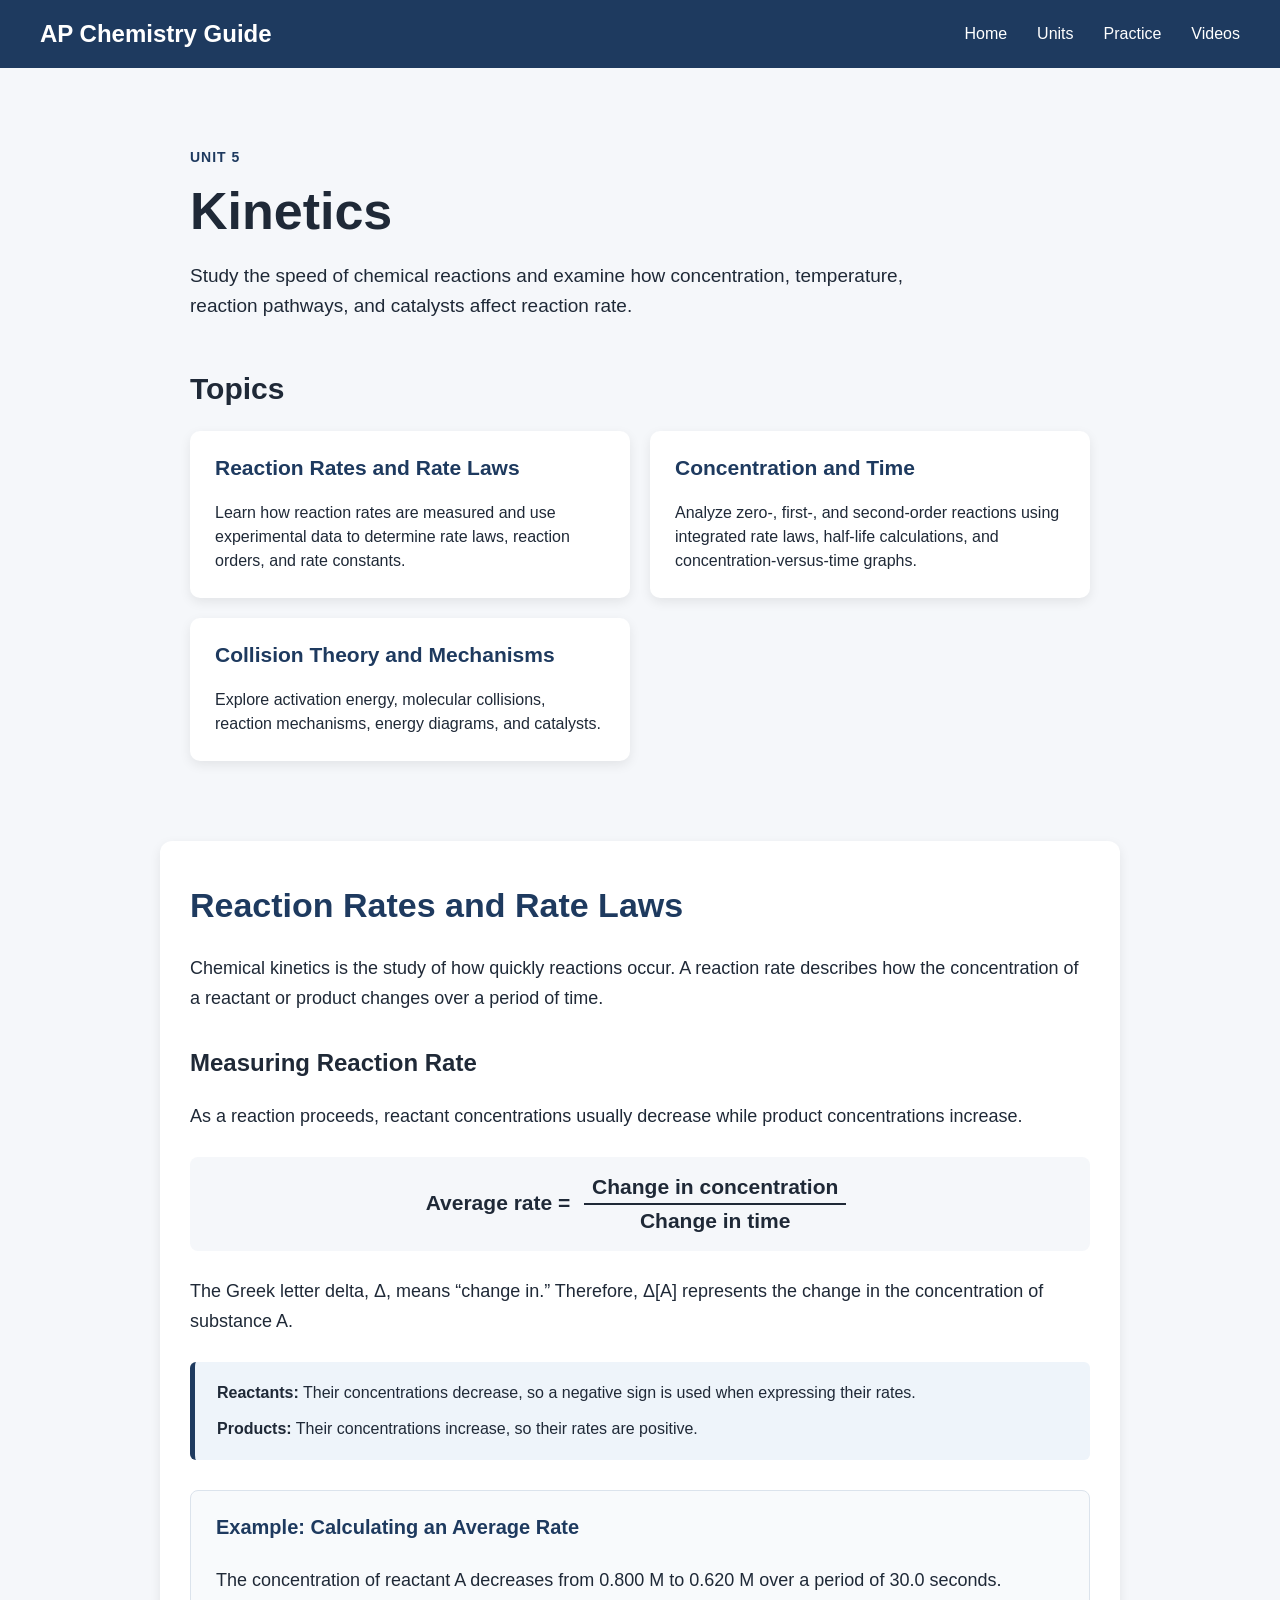
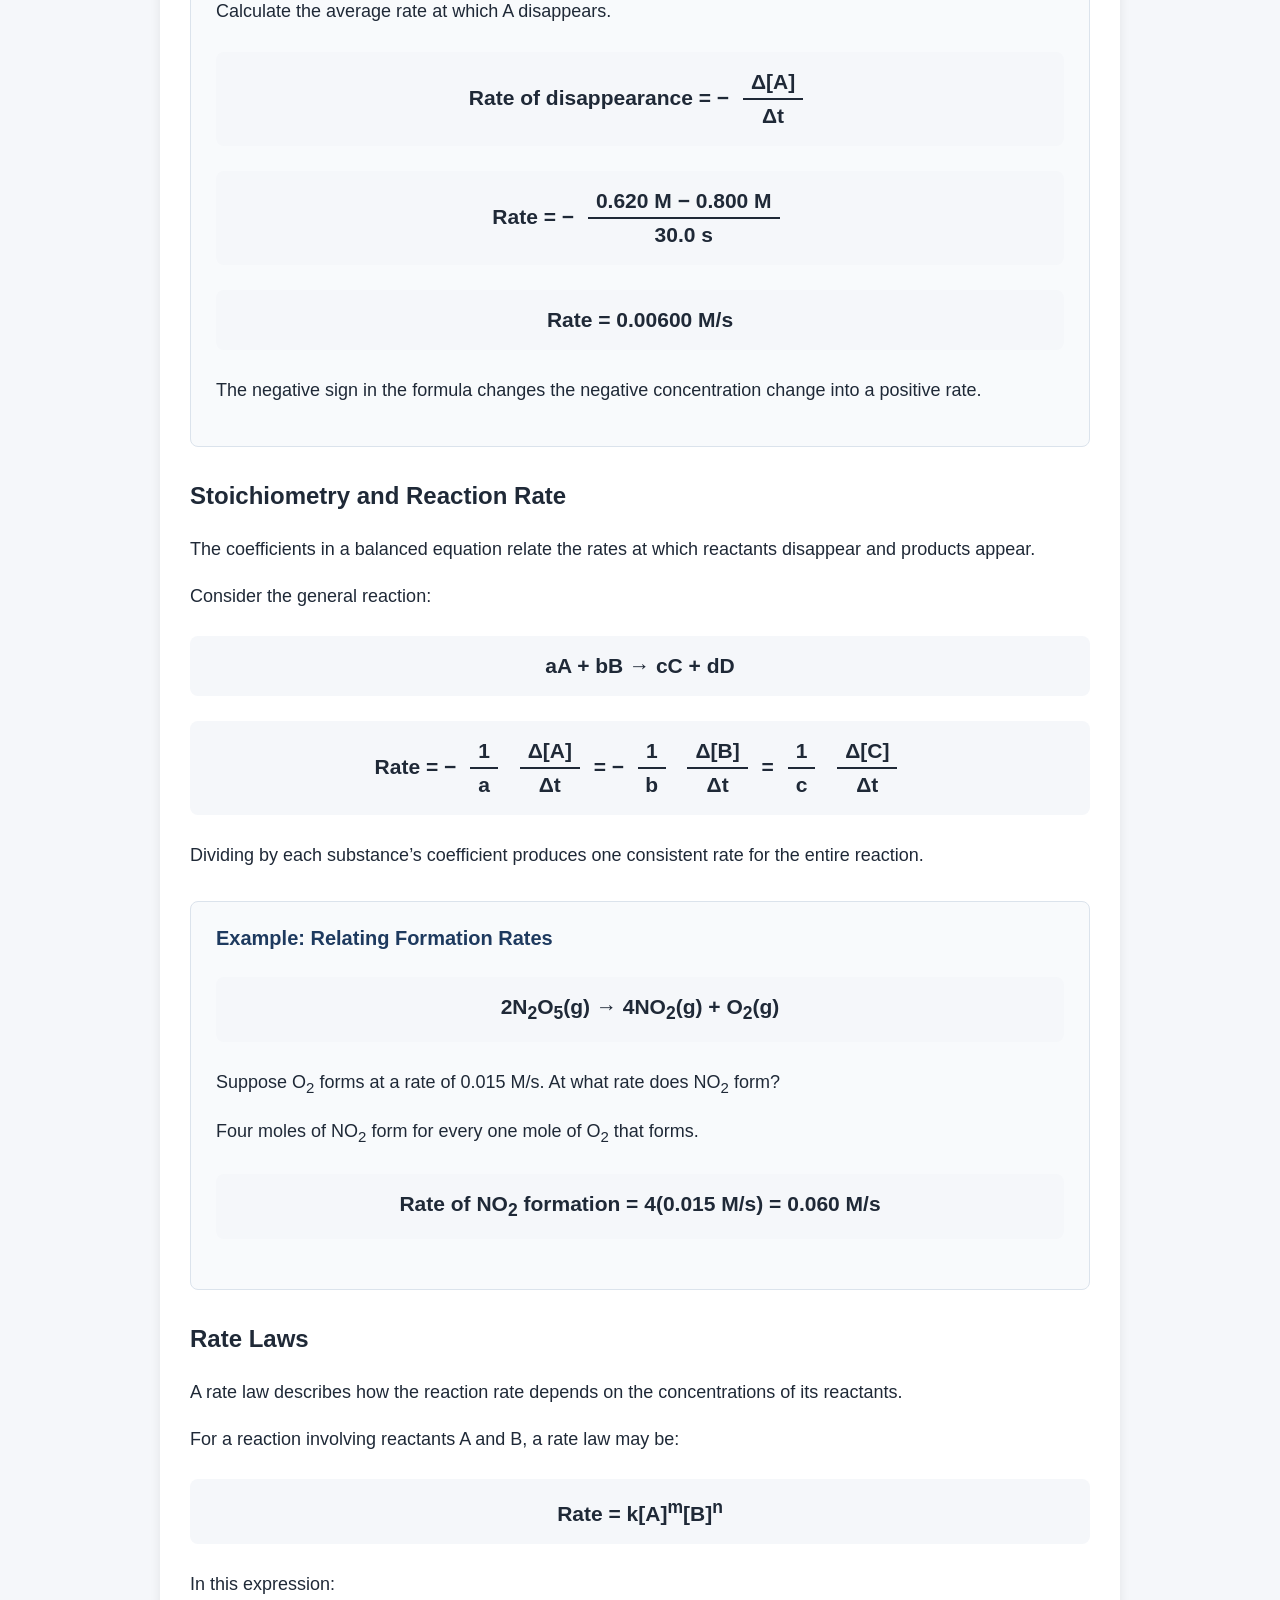
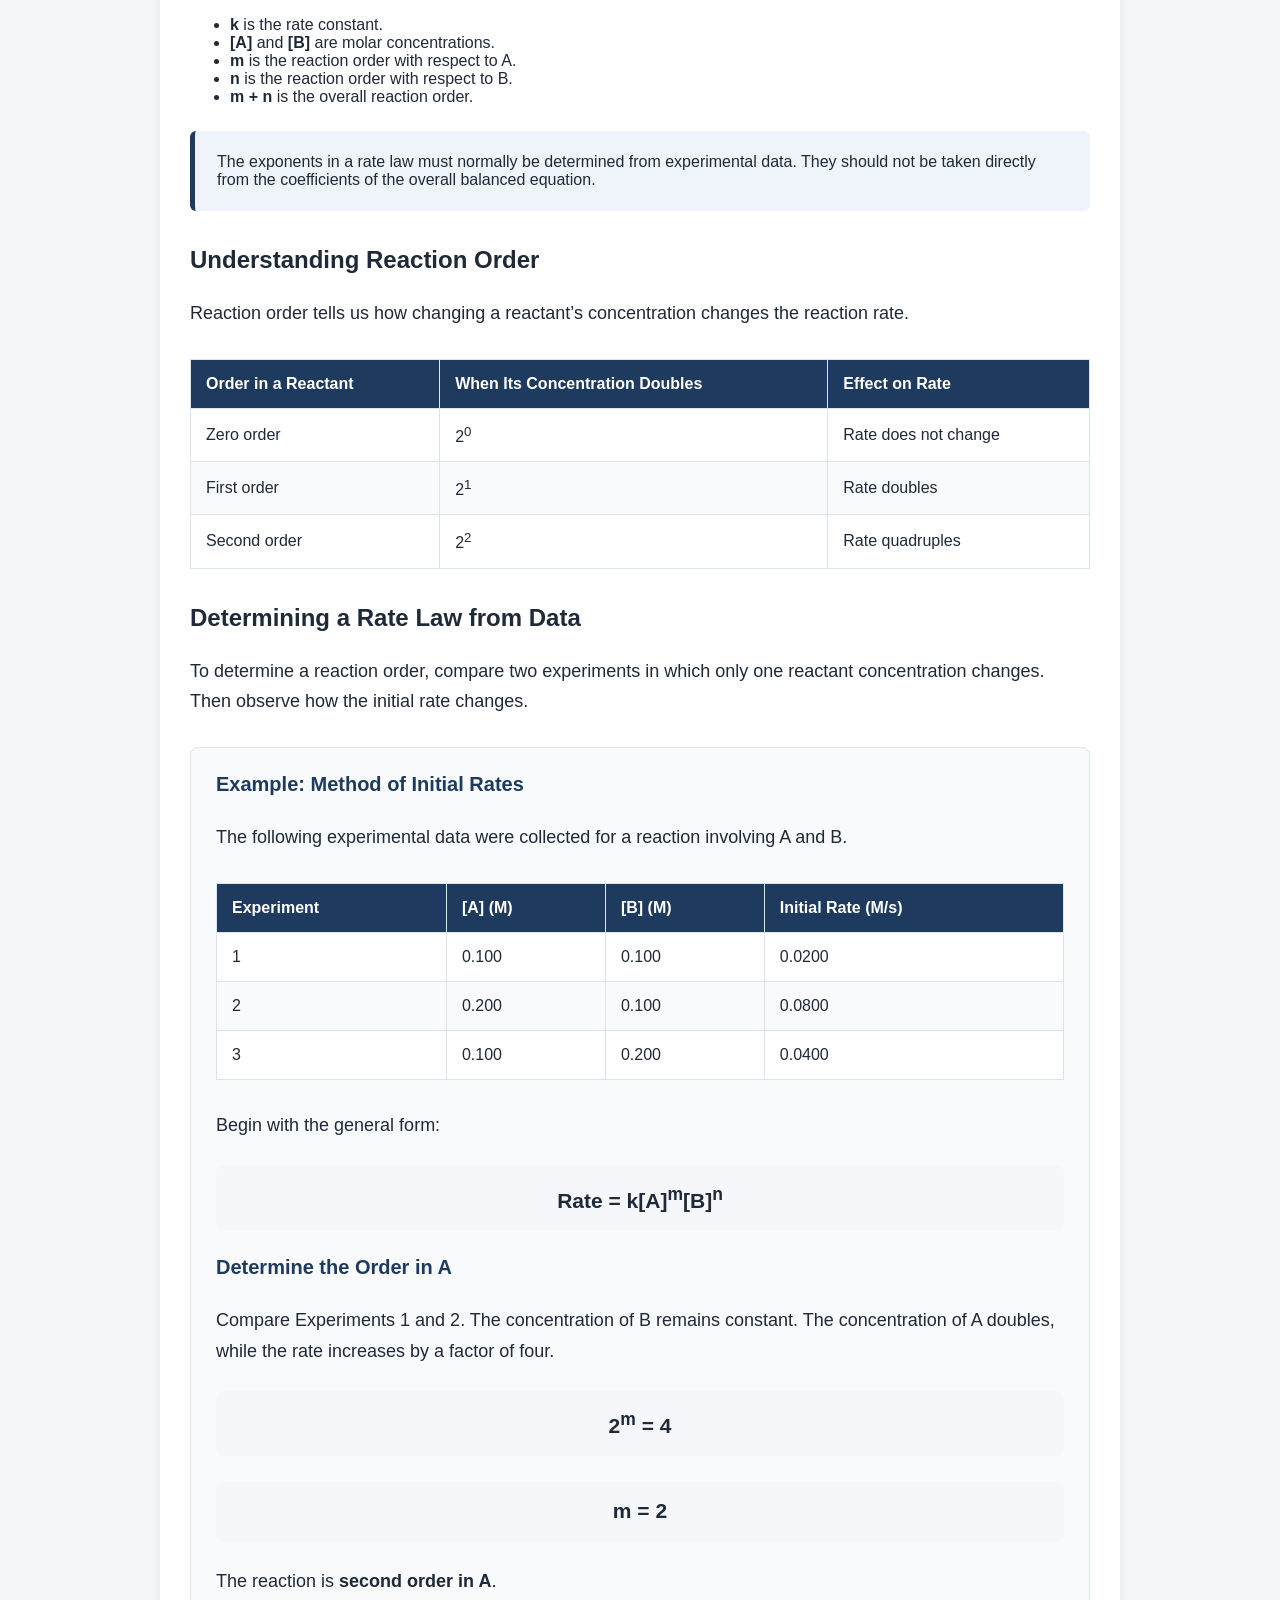
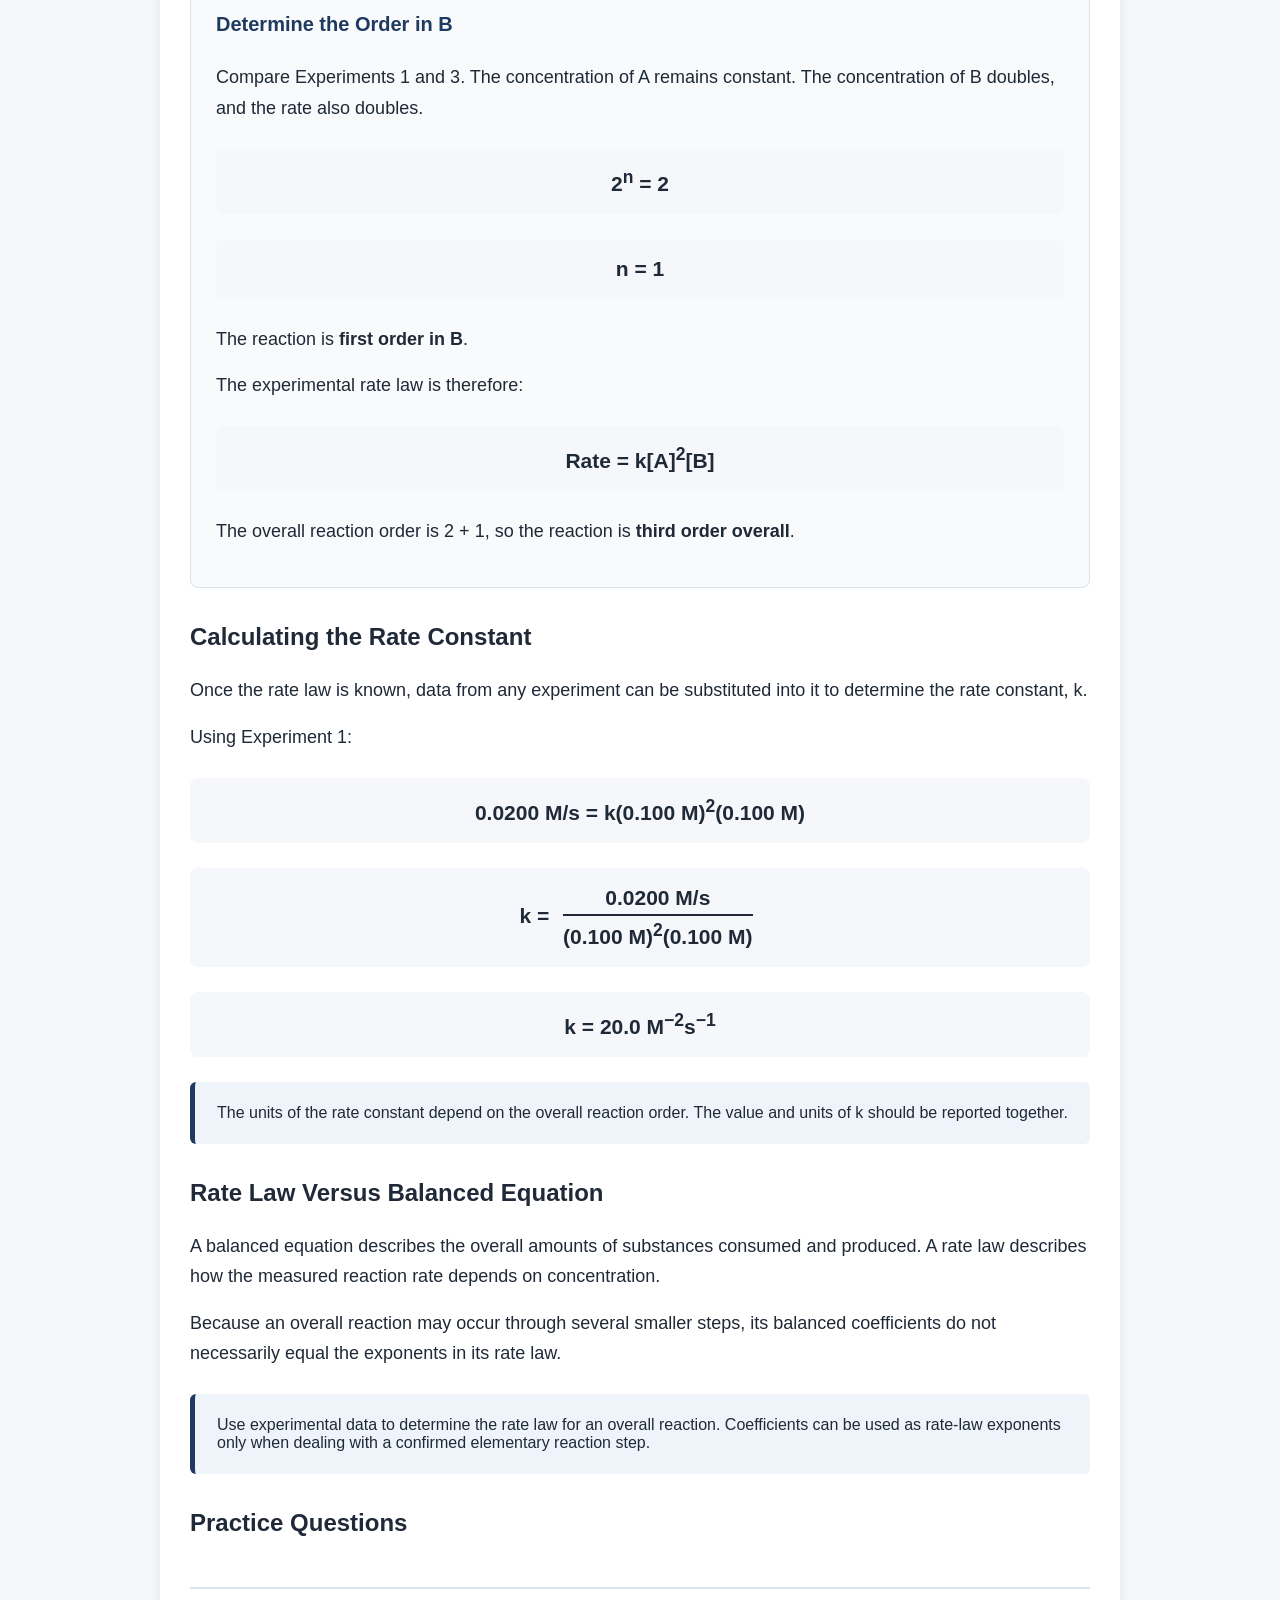
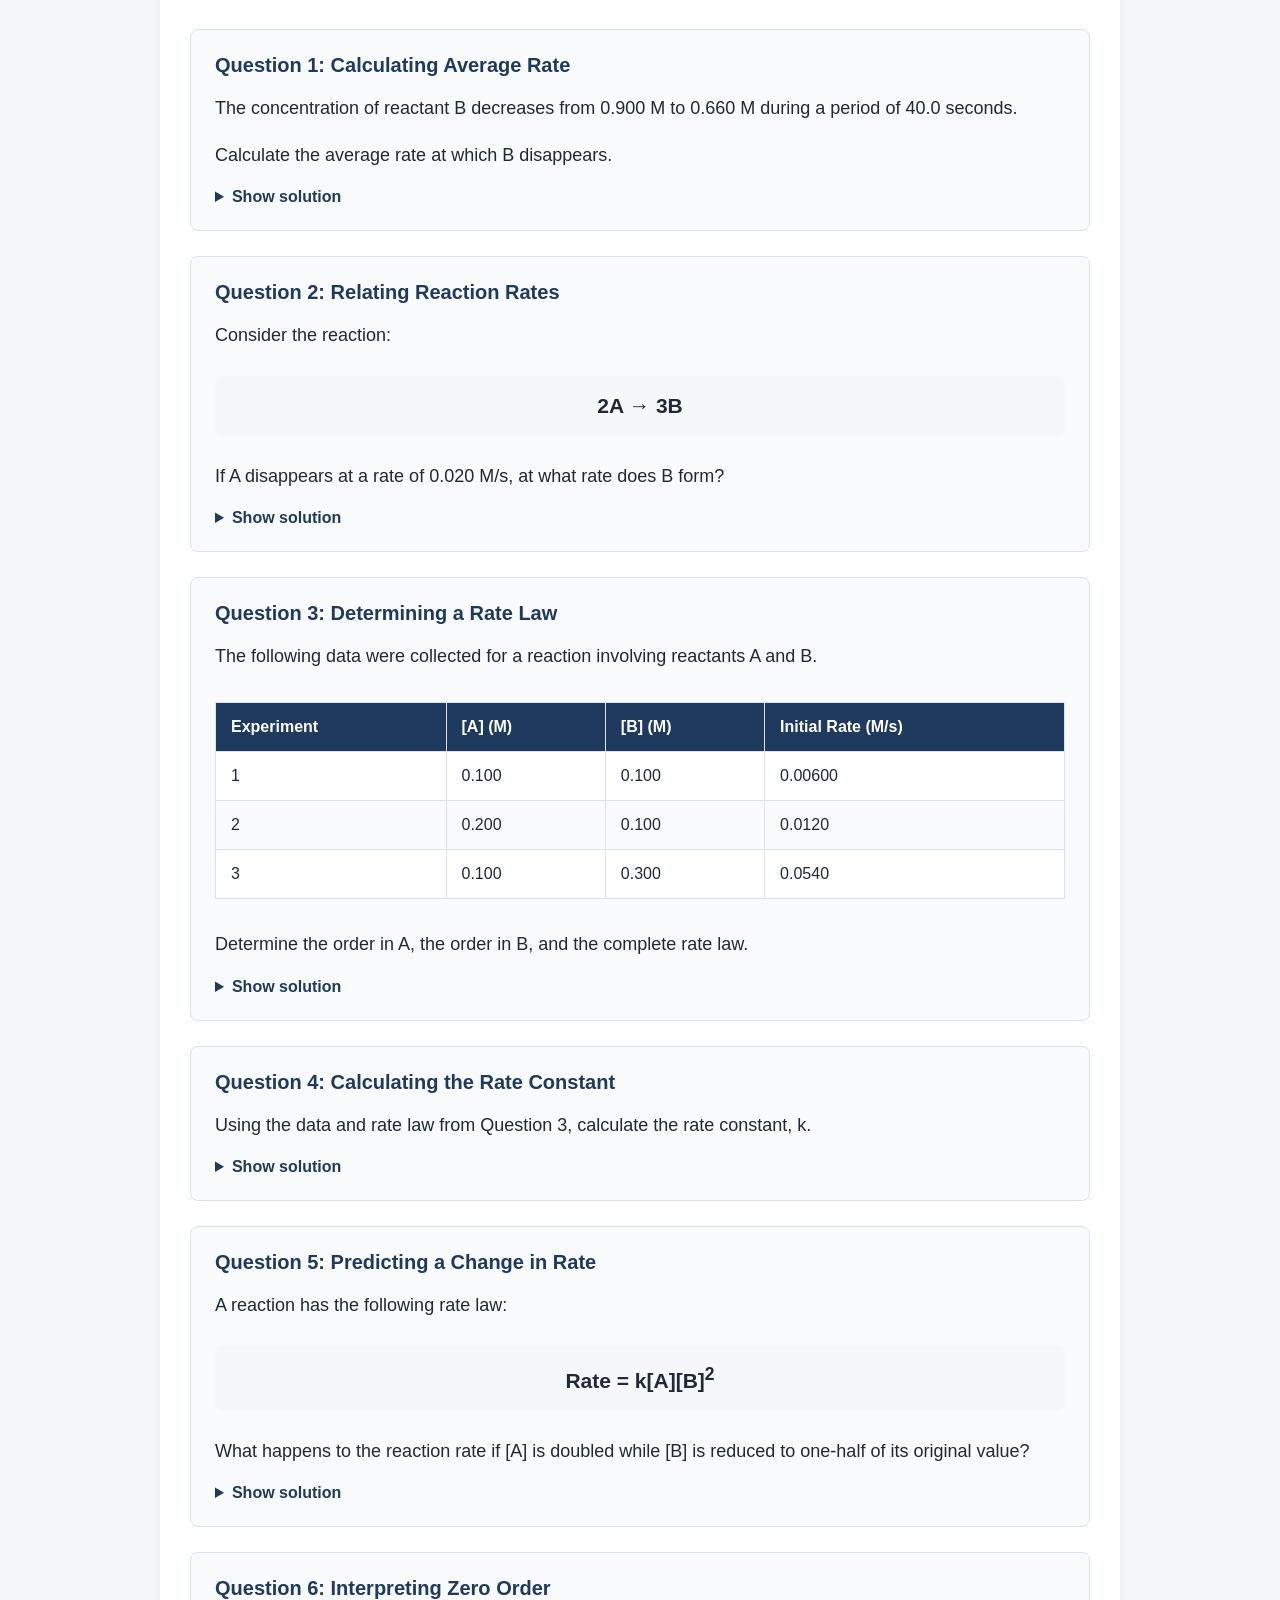
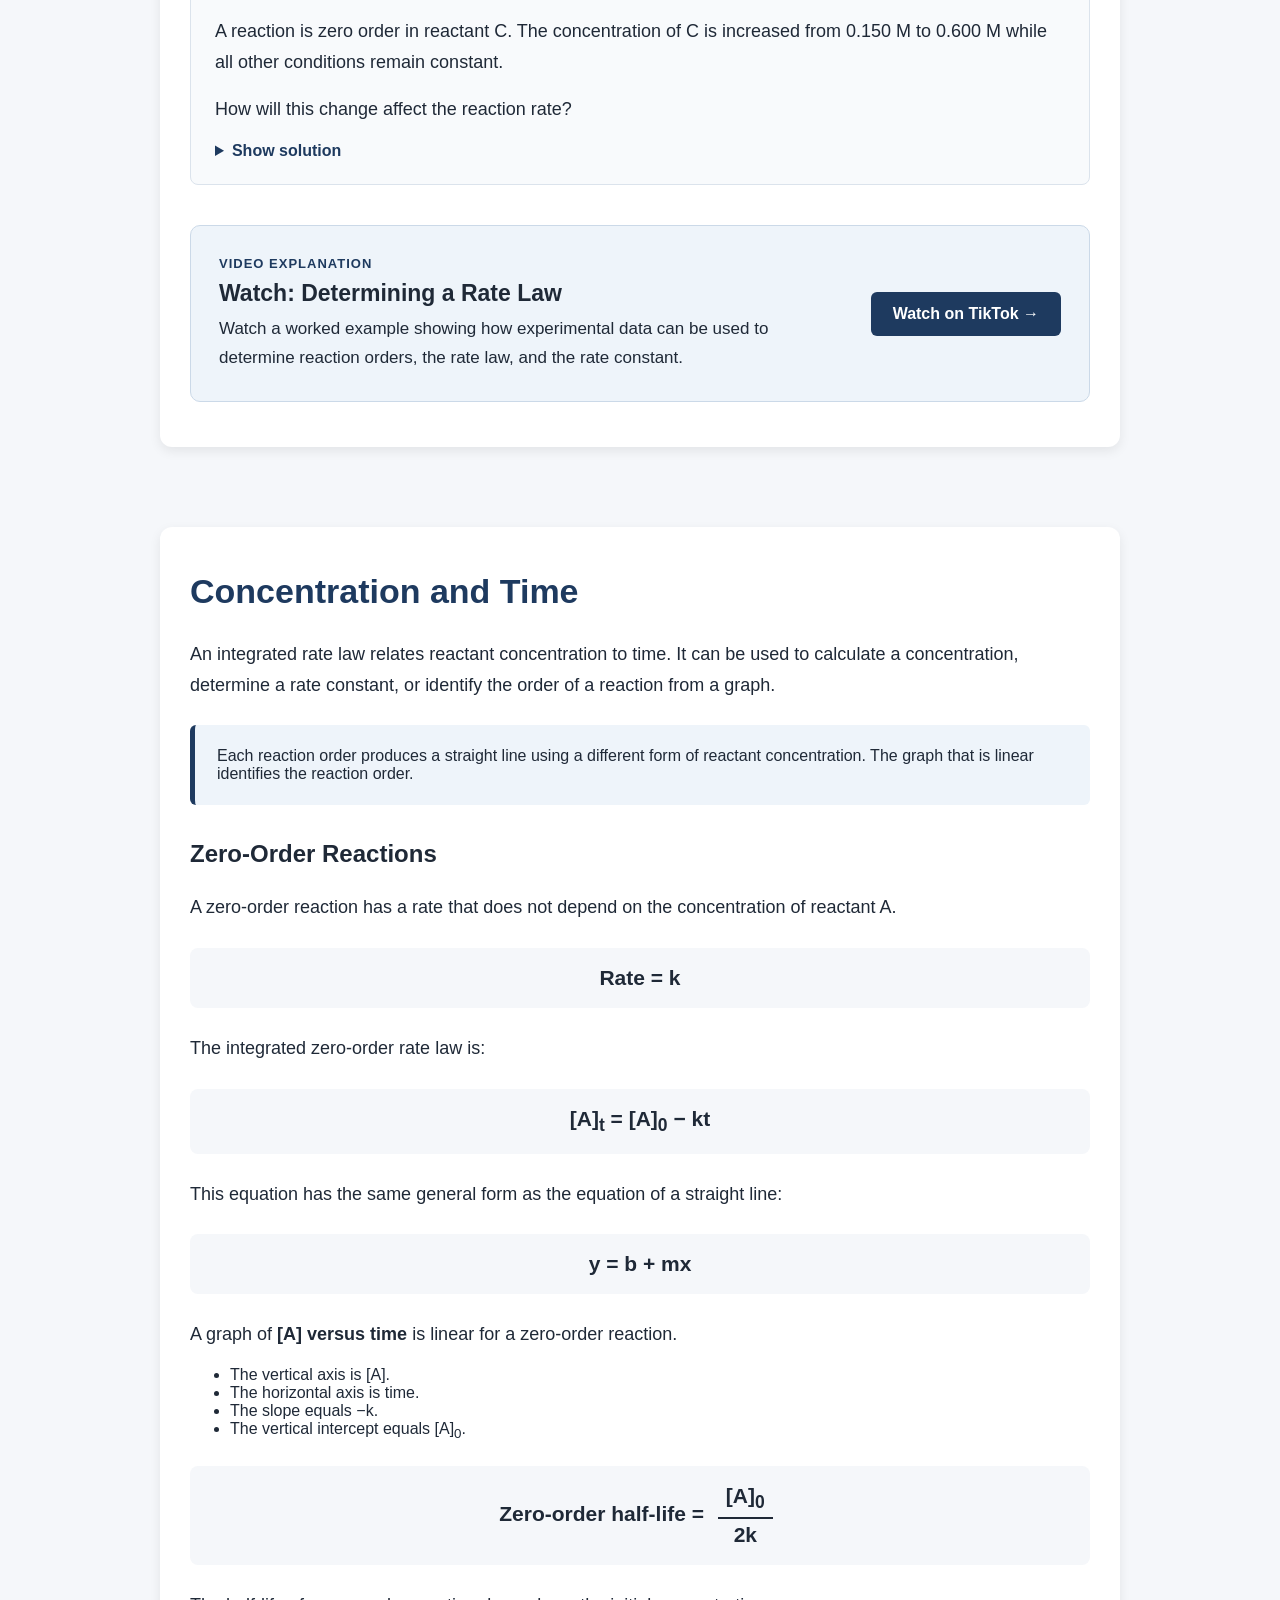
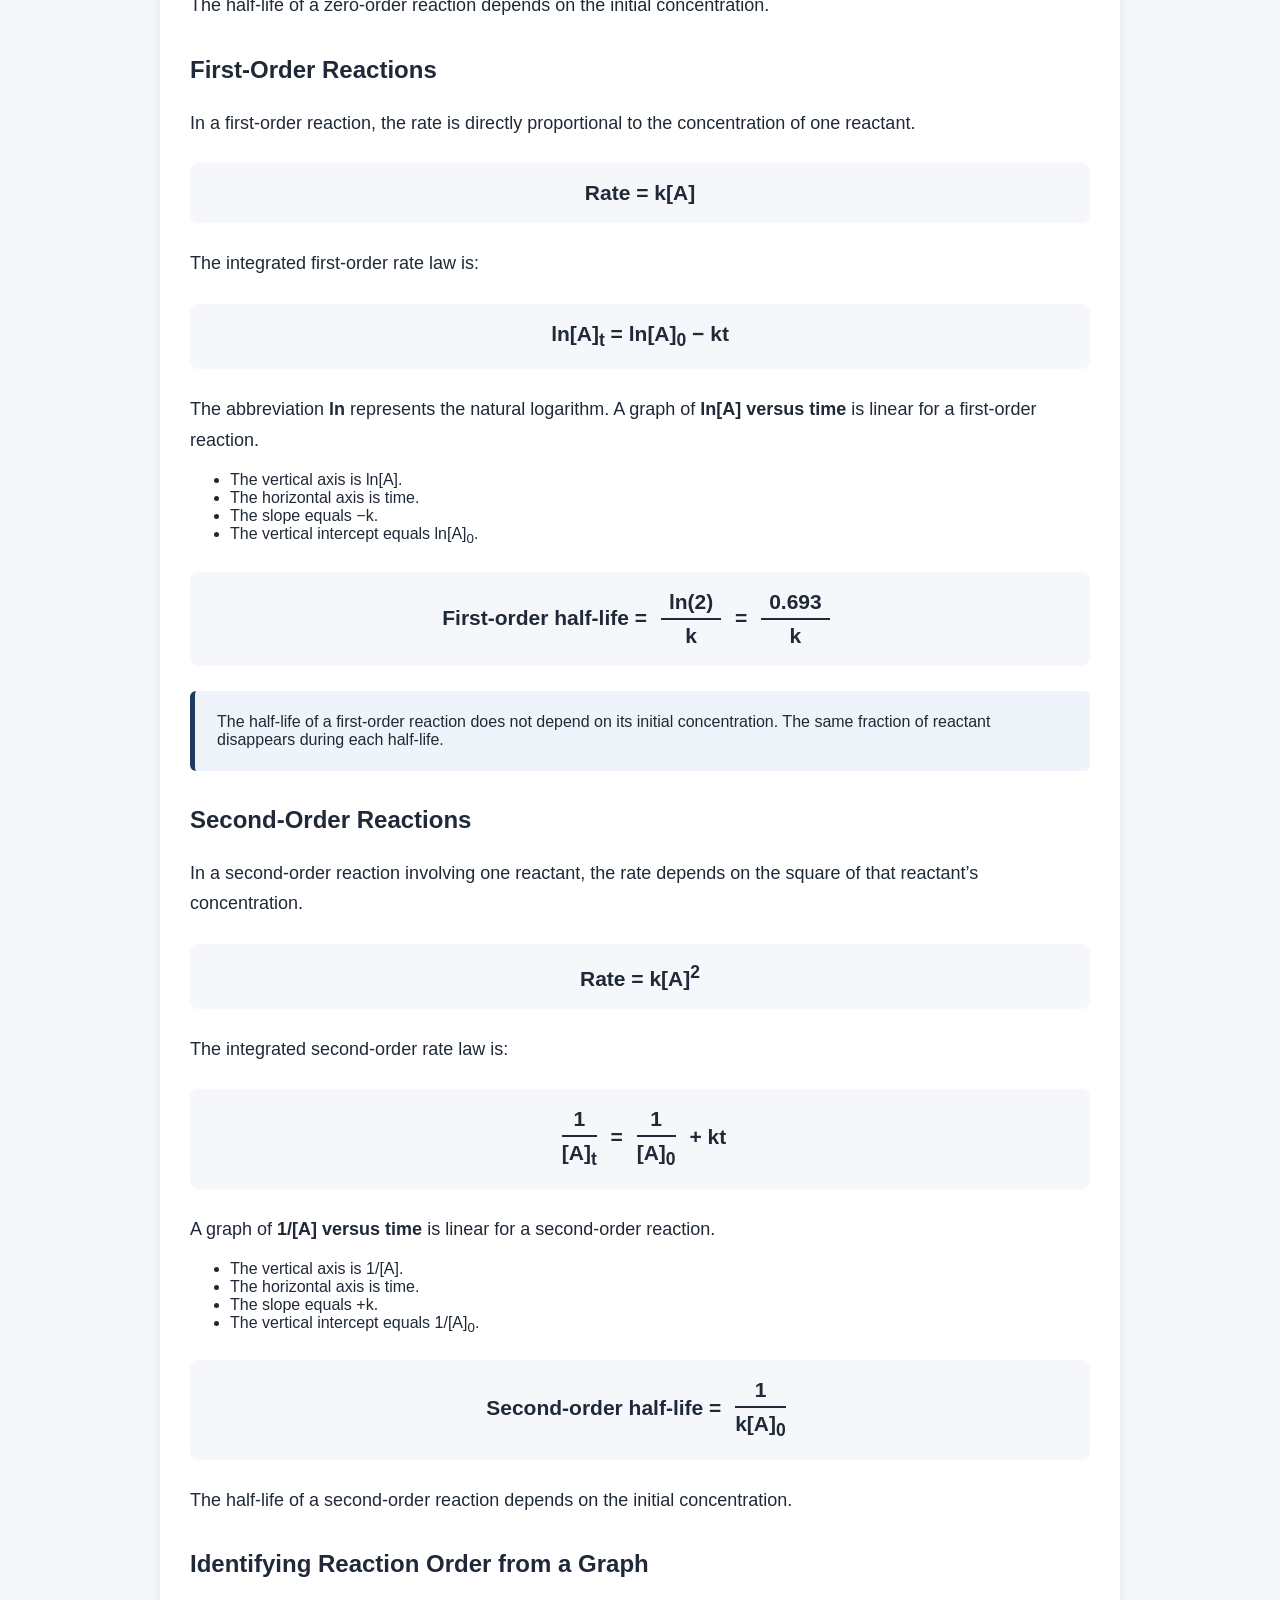
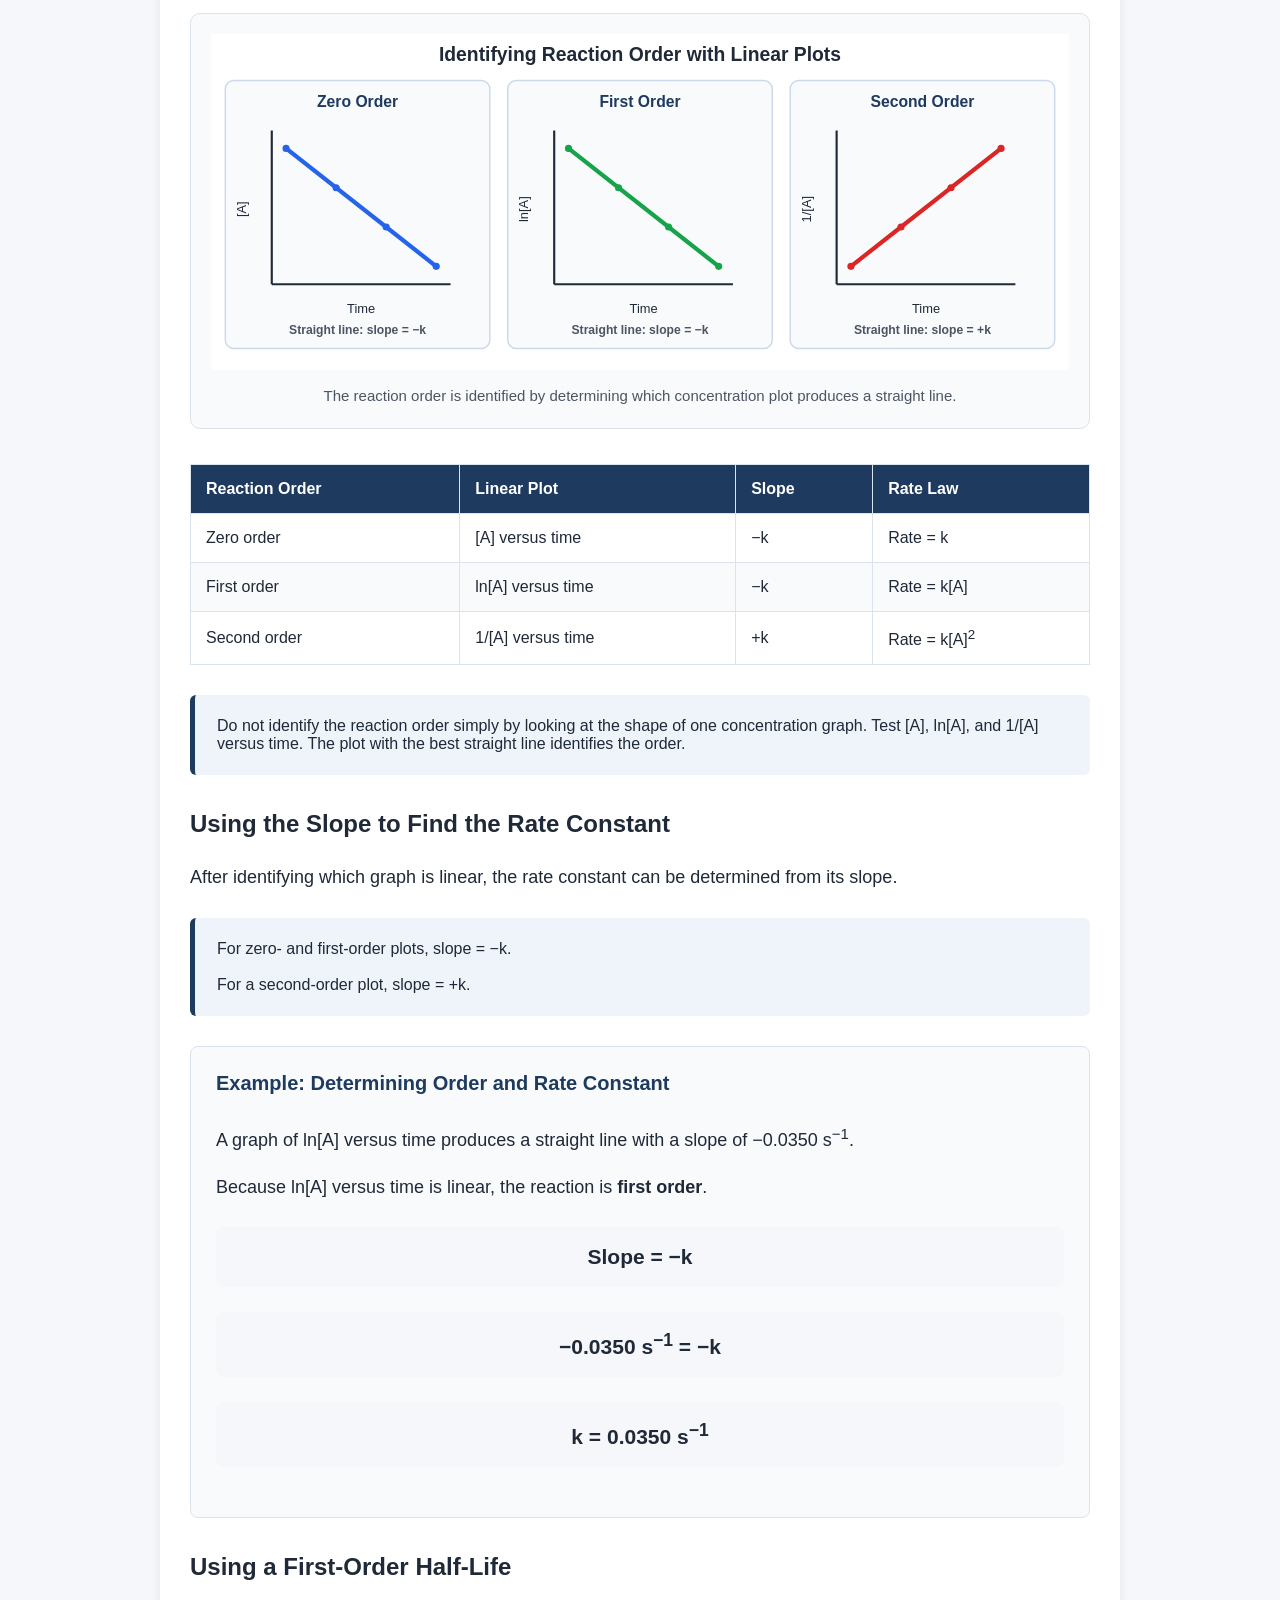
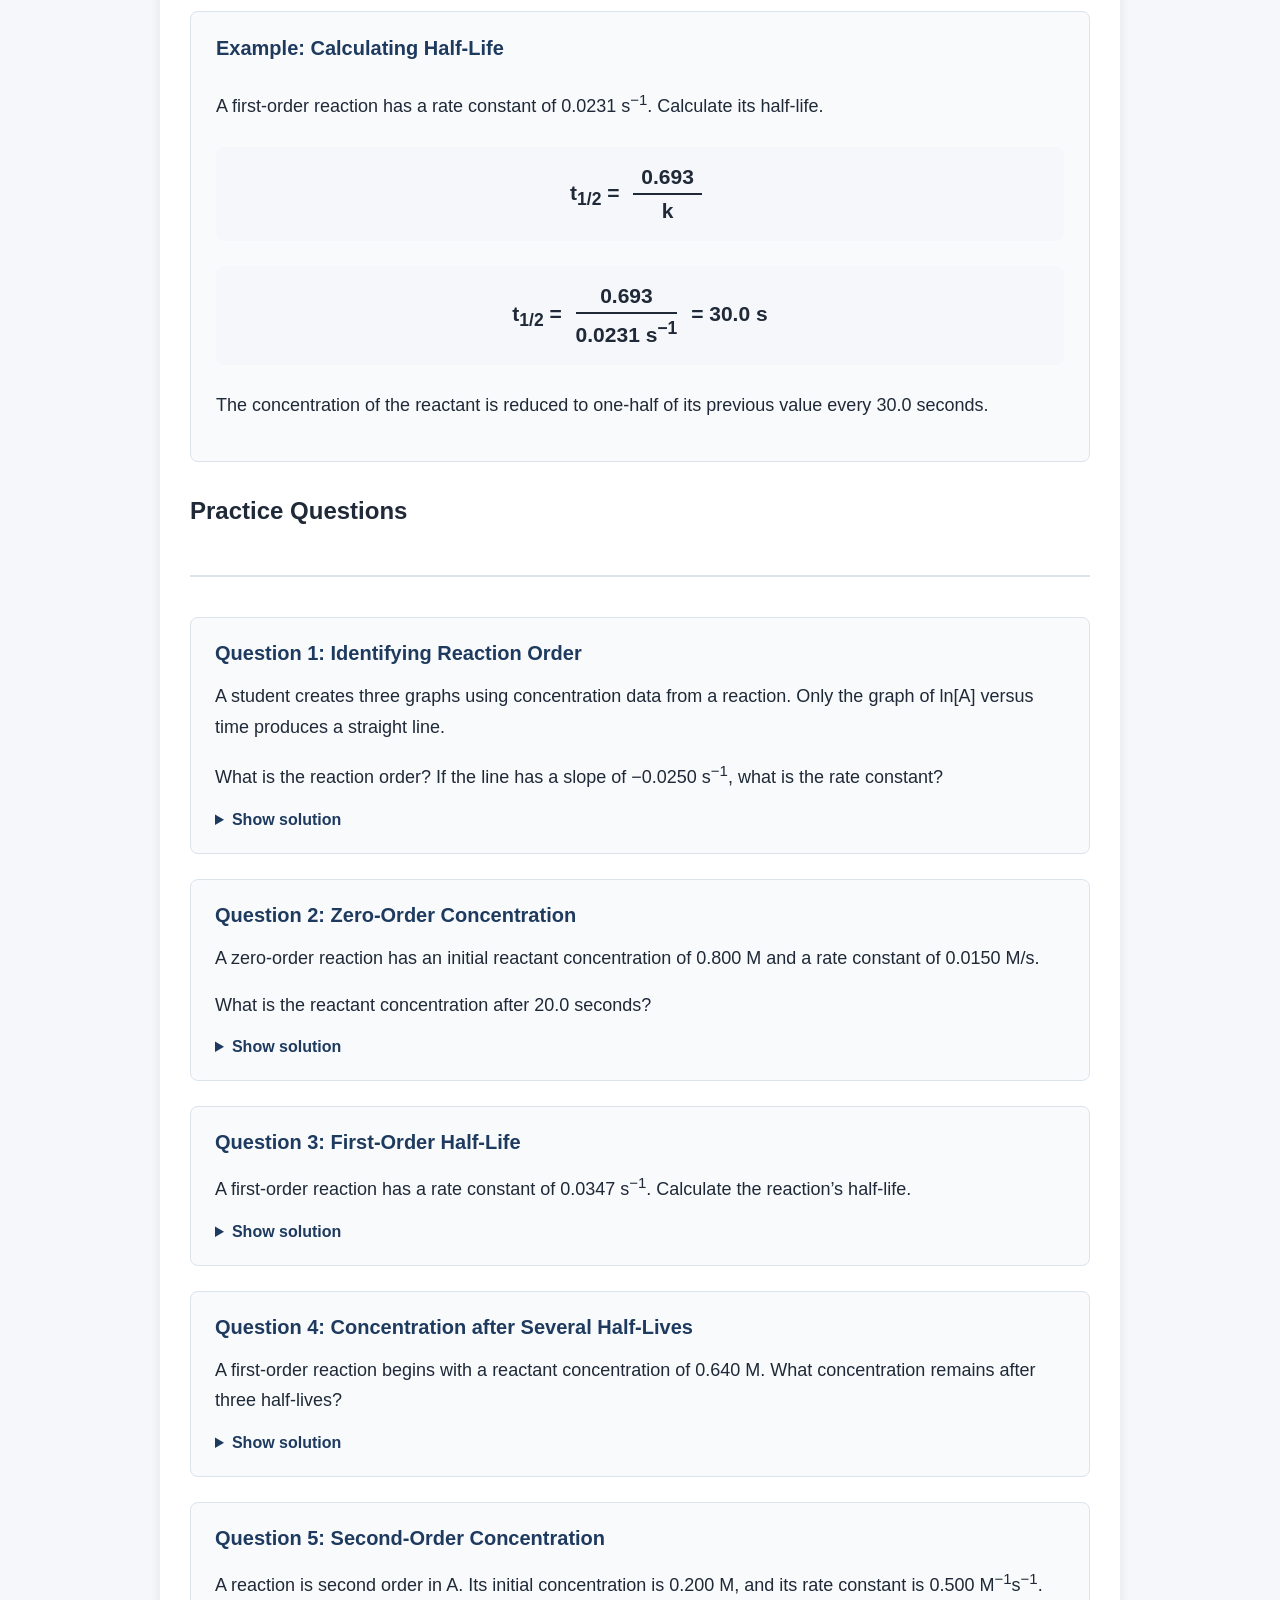
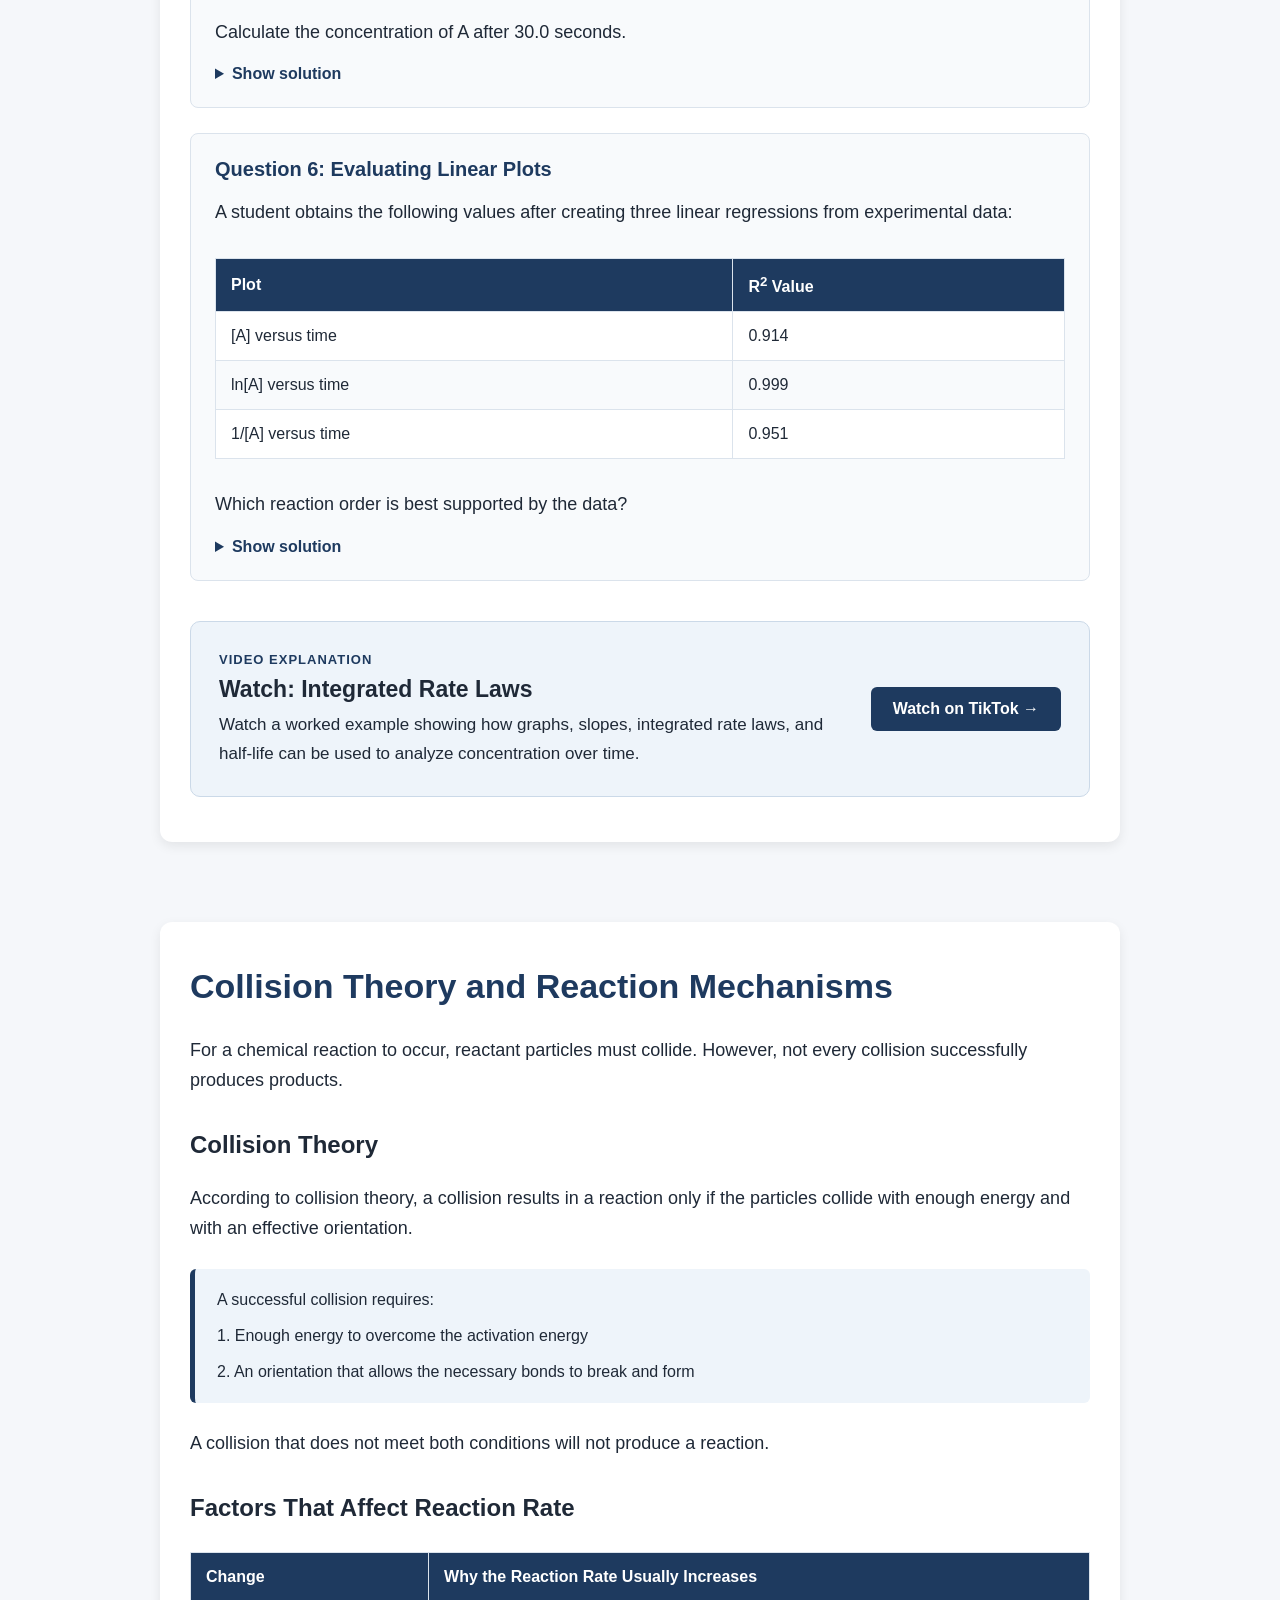
<file: units/unit-5.html>
<!DOCTYPE html>
<html lang="en">

<head>
    <!-- Google tag (gtag.js) -->
<script async src="https://www.googletagmanager.com/gtag/js?id=G-7LD7DHF69E"></script>
<script>
  window.dataLayer = window.dataLayer || [];
  function gtag(){dataLayer.push(arguments);}
  gtag('js', new Date());

  gtag('config', 'G-7LD7DHF69E');
</script>
    <meta charset="UTF-8">
    <meta name="viewport" content="width=device-width, initial-scale=1.0">

    <title>
        Unit 5 — Kinetics | AP Chemistry Guide
    </title>

    <link rel="stylesheet" href="../style.css">
</head>

<body>

    <header>
        <nav>
            <a href="../index.html" class="logo">AP Chemistry Guide</a>

            <div class="nav-links">
                <a href="../index.html">Home</a>
                <a href="../index.html#units">Units</a>
                <a href="#">Practice</a>
                <a href="#">Videos</a>
            </div>
        </nav>
    </header>

    <main>

      <section class="unit-page">

    <span class="unit-number">UNIT 5</span>

    <h1>Kinetics</h1>

    <p>
        Study the speed of chemical reactions and examine how
        concentration, temperature, reaction pathways, and catalysts
        affect reaction rate.
    </p>

    <h2>Topics</h2>

    <div class="topic-list">

        <a href="#reaction-rates" class="topic-card">

            <h3>Reaction Rates and Rate Laws</h3>

            <p>
                Learn how reaction rates are measured and use
                experimental data to determine rate laws, reaction
                orders, and rate constants.
            </p>

        </a>

        <a href="#integrated-rate-laws" class="topic-card">

            <h3>Concentration and Time</h3>

            <p>
                Analyze zero-, first-, and second-order reactions
                using integrated rate laws, half-life calculations,
                and concentration-versus-time graphs.
            </p>

        </a>

        <a href="#mechanisms" class="topic-card">

            <h3>Collision Theory and Mechanisms</h3>

            <p>
                Explore activation energy, molecular collisions,
                reaction mechanisms, energy diagrams, and catalysts.
            </p>

        </a>

    </div>

</section>


<section id="reaction-rates" class="lesson">

    <h2>Reaction Rates and Rate Laws</h2>

    <p>
        Chemical kinetics is the study of how quickly reactions occur.
        A reaction rate describes how the concentration of a reactant
        or product changes over a period of time.
    </p>


    <h3>Measuring Reaction Rate</h3>

    <p>
        As a reaction proceeds, reactant concentrations usually
        decrease while product concentrations increase.
    </p>

    <div class="equation">
        Average rate =

        <span class="fraction">
            <span class="numerator">
                Change in concentration
            </span>
            <span class="denominator">
                Change in time
            </span>
        </span>
    </div>

    <p>
        The Greek letter delta, Δ, means “change in.” Therefore,
        Δ[A] represents the change in the concentration of substance A.
    </p>

    <div class="key-concept">
        <strong>Reactants:</strong>
        Their concentrations decrease, so a negative sign is used
        when expressing their rates.
        <br><br>

        <strong>Products:</strong>
        Their concentrations increase, so their rates are positive.
    </div>


    <div class="example">

        <h4>Example: Calculating an Average Rate</h4>

        <p>
            The concentration of reactant A decreases from 0.800 M
            to 0.620 M over a period of 30.0 seconds. Calculate the
            average rate at which A disappears.
        </p>

        <div class="equation">
            Rate of disappearance = −

            <span class="fraction">
                <span class="numerator">
                    Δ[A]
                </span>
                <span class="denominator">
                    Δt
                </span>
            </span>
        </div>

        <div class="equation">
            Rate = −

            <span class="fraction">
                <span class="numerator">
                    0.620 M − 0.800 M
                </span>
                <span class="denominator">
                    30.0 s
                </span>
            </span>
        </div>

        <div class="equation">
            Rate = 0.00600 M/s
        </div>

        <p>
            The negative sign in the formula changes the negative
            concentration change into a positive rate.
        </p>

    </div>


    <h3>Stoichiometry and Reaction Rate</h3>

    <p>
        The coefficients in a balanced equation relate the rates
        at which reactants disappear and products appear.
    </p>

    <p>Consider the general reaction:</p>

    <div class="equation">
        aA + bB → cC + dD
    </div>

    <div class="equation">
        Rate =
        −

        <span class="fraction">
            <span class="numerator">
                1
            </span>
            <span class="denominator">
                a
            </span>
        </span>

        <span class="fraction">
            <span class="numerator">
                Δ[A]
            </span>
            <span class="denominator">
                Δt
            </span>
        </span>

        = −

        <span class="fraction">
            <span class="numerator">
                1
            </span>
            <span class="denominator">
                b
            </span>
        </span>

        <span class="fraction">
            <span class="numerator">
                Δ[B]
            </span>
            <span class="denominator">
                Δt
            </span>
        </span>

        =

        <span class="fraction">
            <span class="numerator">
                1
            </span>
            <span class="denominator">
                c
            </span>
        </span>

        <span class="fraction">
            <span class="numerator">
                Δ[C]
            </span>
            <span class="denominator">
                Δt
            </span>
        </span>
    </div>

    <p>
        Dividing by each substance’s coefficient produces one
        consistent rate for the entire reaction.
    </p>


    <div class="example">

        <h4>Example: Relating Formation Rates</h4>

        <div class="equation">
            2N<sub>2</sub>O<sub>5</sub>(g)
            → 4NO<sub>2</sub>(g) + O<sub>2</sub>(g)
        </div>

        <p>
            Suppose O<sub>2</sub> forms at a rate of 0.015 M/s.
            At what rate does NO<sub>2</sub> form?
        </p>

        <p>
            Four moles of NO<sub>2</sub> form for every one mole of
            O<sub>2</sub> that forms.
        </p>

        <div class="equation">
            Rate of NO<sub>2</sub> formation
            = 4(0.015 M/s)
            = 0.060 M/s
        </div>

    </div>


    <h3>Rate Laws</h3>

    <p>
        A rate law describes how the reaction rate depends on the
        concentrations of its reactants.
    </p>

    <p>For a reaction involving reactants A and B, a rate law may be:</p>

    <div class="equation">
        Rate = k[A]<sup>m</sup>[B]<sup>n</sup>
    </div>

    <p>In this expression:</p>

    <ul>
        <li><strong>k</strong> is the rate constant.</li>
        <li><strong>[A]</strong> and <strong>[B]</strong> are molar concentrations.</li>
        <li><strong>m</strong> is the reaction order with respect to A.</li>
        <li><strong>n</strong> is the reaction order with respect to B.</li>
        <li><strong>m + n</strong> is the overall reaction order.</li>
    </ul>

    <div class="key-concept">
        The exponents in a rate law must normally be determined from
        experimental data. They should not be taken directly from the
        coefficients of the overall balanced equation.
    </div>


    <h3>Understanding Reaction Order</h3>

    <p>
        Reaction order tells us how changing a reactant’s concentration
        changes the reaction rate.
    </p>

    <div class="table-container">

        <table class="particle-table">

            <thead>
                <tr>
                    <th>Order in a Reactant</th>
                    <th>When Its Concentration Doubles</th>
                    <th>Effect on Rate</th>
                </tr>
            </thead>

            <tbody>

                <tr>
                    <td>Zero order</td>
                    <td>2<sup>0</sup></td>
                    <td>Rate does not change</td>
                </tr>

                <tr>
                    <td>First order</td>
                    <td>2<sup>1</sup></td>
                    <td>Rate doubles</td>
                </tr>

                <tr>
                    <td>Second order</td>
                    <td>2<sup>2</sup></td>
                    <td>Rate quadruples</td>
                </tr>

            </tbody>

        </table>

    </div>


    <h3>Determining a Rate Law from Data</h3>

    <p>
        To determine a reaction order, compare two experiments in
        which only one reactant concentration changes. Then observe
        how the initial rate changes.
    </p>

    <div class="example">

        <h4>Example: Method of Initial Rates</h4>

        <p>
            The following experimental data were collected for a
            reaction involving A and B.
        </p>

        <div class="table-container">

            <table class="particle-table">

                <thead>
                    <tr>
                        <th>Experiment</th>
                        <th>[A] (M)</th>
                        <th>[B] (M)</th>
                        <th>Initial Rate (M/s)</th>
                    </tr>
                </thead>

                <tbody>

                    <tr>
                        <td>1</td>
                        <td>0.100</td>
                        <td>0.100</td>
                        <td>0.0200</td>
                    </tr>

                    <tr>
                        <td>2</td>
                        <td>0.200</td>
                        <td>0.100</td>
                        <td>0.0800</td>
                    </tr>

                    <tr>
                        <td>3</td>
                        <td>0.100</td>
                        <td>0.200</td>
                        <td>0.0400</td>
                    </tr>

                </tbody>

            </table>

        </div>

        <p>
            Begin with the general form:
        </p>

        <div class="equation">
            Rate = k[A]<sup>m</sup>[B]<sup>n</sup>
        </div>

        <h4>Determine the Order in A</h4>

        <p>
            Compare Experiments 1 and 2. The concentration of B
            remains constant. The concentration of A doubles, while
            the rate increases by a factor of four.
        </p>

        <div class="equation">
            2<sup>m</sup> = 4
        </div>

        <div class="equation">
            m = 2
        </div>

        <p>
            The reaction is <strong>second order in A</strong>.
        </p>

        <h4>Determine the Order in B</h4>

        <p>
            Compare Experiments 1 and 3. The concentration of A
            remains constant. The concentration of B doubles, and
            the rate also doubles.
        </p>

        <div class="equation">
            2<sup>n</sup> = 2
        </div>

        <div class="equation">
            n = 1
        </div>

        <p>
            The reaction is <strong>first order in B</strong>.
        </p>

        <p>The experimental rate law is therefore:</p>

        <div class="equation">
            Rate = k[A]<sup>2</sup>[B]
        </div>

        <p>
            The overall reaction order is 2 + 1, so the reaction is
            <strong>third order overall</strong>.
        </p>

    </div>


    <h3>Calculating the Rate Constant</h3>

    <p>
        Once the rate law is known, data from any experiment can be
        substituted into it to determine the rate constant, k.
    </p>

    <p>Using Experiment 1:</p>

    <div class="equation">
        0.0200 M/s = k(0.100 M)<sup>2</sup>(0.100 M)
    </div>

    <div class="equation">
        k =

        <span class="fraction">
            <span class="numerator">
                0.0200 M/s
            </span>
            <span class="denominator">
                (0.100 M)<sup>2</sup>(0.100 M)
            </span>
        </span>
    </div>

    <div class="equation">
        k = 20.0 M<sup>−2</sup>s<sup>−1</sup>
    </div>

    <div class="key-concept">
        The units of the rate constant depend on the overall reaction
        order. The value and units of k should be reported together.
    </div>


    <h3>Rate Law Versus Balanced Equation</h3>

    <p>
        A balanced equation describes the overall amounts of substances
        consumed and produced. A rate law describes how the measured
        reaction rate depends on concentration.
    </p>

    <p>
        Because an overall reaction may occur through several smaller
        steps, its balanced coefficients do not necessarily equal the
        exponents in its rate law.
    </p>

    <div class="key-concept">
        Use experimental data to determine the rate law for an overall
        reaction. Coefficients can be used as rate-law exponents only
        when dealing with a confirmed elementary reaction step.
    </div>

    <h3>Practice Questions</h3>

<div class="practice-section">

    <div class="practice-question">

        <h4>Question 1: Calculating Average Rate</h4>

        <p>
            The concentration of reactant B decreases from 0.900 M
            to 0.660 M during a period of 40.0 seconds.
        </p>

        <p>
            Calculate the average rate at which B disappears.
        </p>

        <details>
            <summary>Show solution</summary>

            <div class="solution">

                <p>
                    Because B is a reactant, include a negative sign
                    in the rate expression.
                </p>

                <div class="equation">
                    Rate = −

                    <span class="fraction">
                        <span class="numerator">
                            Δ[B]
                        </span>
                        <span class="denominator">
                            Δt
                        </span>
                    </span>
                </div>

                <div class="equation">
                    Rate = −

                    <span class="fraction">
                        <span class="numerator">
                            0.660 M − 0.900 M
                        </span>
                        <span class="denominator">
                            40.0 s
                        </span>
                    </span>
                </div>

                <div class="equation">
                    Rate = 0.00600 M/s
                </div>

                <p>
                    B disappears at an average rate of
                    <strong>0.00600 M/s</strong>.
                </p>

            </div>
        </details>

    </div>


    <div class="practice-question">

        <h4>Question 2: Relating Reaction Rates</h4>

        <p>Consider the reaction:</p>

        <div class="equation">
            2A → 3B
        </div>

        <p>
            If A disappears at a rate of 0.020 M/s, at what rate
            does B form?
        </p>

        <details>
            <summary>Show solution</summary>

            <div class="solution">

                <p>
                    The balanced equation shows that three moles of
                    B form for every two moles of A consumed.
                </p>

                <div class="equation">
                    0.020 M/s ×

                    <span class="fraction">
                        <span class="numerator">
                            3 mol B
                        </span>
                        <span class="denominator">
                            2 mol A
                        </span>
                    </span>

                    = 0.030 M/s
                </div>

                <p>
                    B forms at a rate of
                    <strong>0.030 M/s</strong>.
                </p>

            </div>
        </details>

    </div>


    <div class="practice-question">

        <h4>Question 3: Determining a Rate Law</h4>

        <p>
            The following data were collected for a reaction
            involving reactants A and B.
        </p>

        <div class="table-container">

            <table class="particle-table">

                <thead>
                    <tr>
                        <th>Experiment</th>
                        <th>[A] (M)</th>
                        <th>[B] (M)</th>
                        <th>Initial Rate (M/s)</th>
                    </tr>
                </thead>

                <tbody>

                    <tr>
                        <td>1</td>
                        <td>0.100</td>
                        <td>0.100</td>
                        <td>0.00600</td>
                    </tr>

                    <tr>
                        <td>2</td>
                        <td>0.200</td>
                        <td>0.100</td>
                        <td>0.0120</td>
                    </tr>

                    <tr>
                        <td>3</td>
                        <td>0.100</td>
                        <td>0.300</td>
                        <td>0.0540</td>
                    </tr>

                </tbody>

            </table>

        </div>

        <p>
            Determine the order in A, the order in B, and the
            complete rate law.
        </p>

        <details>
            <summary>Show solution</summary>

            <div class="solution">

                <p>
                    Compare Experiments 1 and 2. The concentration
                    of A doubles while B remains constant. The rate
                    also doubles.
                </p>

                <div class="equation">
                    2<sup>m</sup> = 2
                </div>

                <div class="equation">
                    m = 1
                </div>

                <p>
                    The reaction is <strong>first order in A</strong>.
                </p>

                <p>
                    Compare Experiments 1 and 3. The concentration
                    of B triples while A remains constant. The rate
                    increases by a factor of nine.
                </p>

                <div class="equation">
                    3<sup>n</sup> = 9
                </div>

                <div class="equation">
                    n = 2
                </div>

                <p>
                    The reaction is <strong>second order in B</strong>.
                </p>

                <p>The complete rate law is:</p>

                <div class="equation">
                    Rate = k[A][B]<sup>2</sup>
                </div>

                <p>
                    The overall reaction order is 1 + 2, so the
                    reaction is <strong>third order overall</strong>.
                </p>

            </div>
        </details>

    </div>


    <div class="practice-question">

        <h4>Question 4: Calculating the Rate Constant</h4>

        <p>
            Using the data and rate law from Question 3, calculate
            the rate constant, k.
        </p>

        <details>
            <summary>Show solution</summary>

            <div class="solution">

                <p>
                    Use the rate law and the values from Experiment 1.
                </p>

                <div class="equation">
                    Rate = k[A][B]<sup>2</sup>
                </div>

                <div class="equation">
                    0.00600 M/s =
                    k(0.100 M)(0.100 M)<sup>2</sup>
                </div>

                <div class="equation">
                    k =

                    <span class="fraction">
                        <span class="numerator">
                            0.00600 M/s
                        </span>
                        <span class="denominator">
                            (0.100 M)(0.100 M)<sup>2</sup>
                        </span>
                    </span>
                </div>

                <div class="equation">
                    k = 6.00 M<sup>−2</sup>s<sup>−1</sup>
                </div>

                <p>
                    The rate constant is
                    <strong>6.00 M<sup>−2</sup>s<sup>−1</sup></strong>.
                </p>

            </div>
        </details>

    </div>


    <div class="practice-question">

        <h4>Question 5: Predicting a Change in Rate</h4>

        <p>A reaction has the following rate law:</p>

        <div class="equation">
            Rate = k[A][B]<sup>2</sup>
        </div>

        <p>
            What happens to the reaction rate if [A] is doubled
            while [B] is reduced to one-half of its original value?
        </p>

        <details>
            <summary>Show solution</summary>

            <div class="solution">

                <p>
                    Doubling [A] changes the rate by a factor of:
                </p>

                <div class="equation">
                    2<sup>1</sup> = 2
                </div>

                <p>
                    Reducing [B] to one-half changes the rate by:
                </p>

                <div class="equation">
                    (0.5)<sup>2</sup> = 0.25
                </div>

                <p>
                    Multiply the two effects:
                </p>

                <div class="equation">
                    2 × 0.25 = 0.50
                </div>

                <p>
                    The new rate is <strong>one-half of the original
                    rate</strong>.
                </p>

            </div>
        </details>

    </div>


    <div class="practice-question">

        <h4>Question 6: Interpreting Zero Order</h4>

        <p>
            A reaction is zero order in reactant C. The concentration
            of C is increased from 0.150 M to 0.600 M while all other
            conditions remain constant.
        </p>

        <p>How will this change affect the reaction rate?</p>

        <details>
            <summary>Show solution</summary>

            <div class="solution">

                <p>
                    Because the reaction is zero order in C, its rate
                    law contains [C]<sup>0</sup>.
                </p>

                <div class="equation">
                    [C]<sup>0</sup> = 1
                </div>

                <p>
                    Changing the concentration of C therefore has
                    <strong>no effect on the reaction rate</strong>.
                </p>

            </div>
        </details>

    </div>

</div>


<div class="video-resource">

    <div class="video-text">

        <span class="video-label">VIDEO EXPLANATION</span>

        <h3>Watch: Determining a Rate Law</h3>

        <p>
            Watch a worked example showing how experimental data
            can be used to determine reaction orders, the rate law,
            and the rate constant.
        </p>

    </div>

    <a
        href="#"
        class="video-button"
        target="_blank"
        rel="noopener noreferrer"
    >
        Watch on TikTok →
    </a>

</div>

</section>


<section id="integrated-rate-laws" class="lesson">

    <h2>Concentration and Time</h2>

    <p>
        An integrated rate law relates reactant concentration to time.
        It can be used to calculate a concentration, determine a rate
        constant, or identify the order of a reaction from a graph.
    </p>

    <div class="key-concept">
        Each reaction order produces a straight line using a different
        form of reactant concentration. The graph that is linear
        identifies the reaction order.
    </div>


    <h3>Zero-Order Reactions</h3>

    <p>
        A zero-order reaction has a rate that does not depend on the
        concentration of reactant A.
    </p>

    <div class="equation">
        Rate = k
    </div>

    <p>The integrated zero-order rate law is:</p>

    <div class="equation">
        [A]<sub>t</sub> = [A]<sub>0</sub> − kt
    </div>

    <p>
        This equation has the same general form as the equation of
        a straight line:
    </p>

    <div class="equation">
        y = b + mx
    </div>

    <p>
        A graph of <strong>[A] versus time</strong> is linear for a
        zero-order reaction.
    </p>

    <ul>
        <li>The vertical axis is [A].</li>
        <li>The horizontal axis is time.</li>
        <li>The slope equals −k.</li>
        <li>The vertical intercept equals [A]<sub>0</sub>.</li>
    </ul>

    <div class="equation">
        Zero-order half-life =
        
        <span class="fraction">
            <span class="numerator">
                [A]<sub>0</sub>
            </span>
            <span class="denominator">
                2k
            </span>
        </span>
    </div>

    <p>
        The half-life of a zero-order reaction depends on the initial
        concentration.
    </p>


    <h3>First-Order Reactions</h3>

    <p>
        In a first-order reaction, the rate is directly proportional
        to the concentration of one reactant.
    </p>

    <div class="equation">
        Rate = k[A]
    </div>

    <p>The integrated first-order rate law is:</p>

    <div class="equation">
        ln[A]<sub>t</sub> = ln[A]<sub>0</sub> − kt
    </div>

    <p>
        The abbreviation <strong>ln</strong> represents the natural
        logarithm. A graph of <strong>ln[A] versus time</strong> is
        linear for a first-order reaction.
    </p>

    <ul>
        <li>The vertical axis is ln[A].</li>
        <li>The horizontal axis is time.</li>
        <li>The slope equals −k.</li>
        <li>The vertical intercept equals ln[A]<sub>0</sub>.</li>
    </ul>

    <div class="equation">
        First-order half-life =

        <span class="fraction">
            <span class="numerator">
                ln(2)
            </span>
            <span class="denominator">
                k
            </span>
        </span>

        =

        <span class="fraction">
            <span class="numerator">
                0.693
            </span>
            <span class="denominator">
                k
            </span>
        </span>
    </div>

    <div class="key-concept">
        The half-life of a first-order reaction does not depend on its
        initial concentration. The same fraction of reactant disappears
        during each half-life.
    </div>


    <h3>Second-Order Reactions</h3>

    <p>
        In a second-order reaction involving one reactant, the rate
        depends on the square of that reactant’s concentration.
    </p>

    <div class="equation">
        Rate = k[A]<sup>2</sup>
    </div>

    <p>The integrated second-order rate law is:</p>

    <div class="equation">
        <span class="fraction">
            <span class="numerator">
                1
            </span>
            <span class="denominator">
                [A]<sub>t</sub>
            </span>
        </span>

        =

        <span class="fraction">
            <span class="numerator">
                1
            </span>
            <span class="denominator">
                [A]<sub>0</sub>
            </span>
        </span>

        + kt
    </div>

    <p>
        A graph of <strong>1/[A] versus time</strong> is linear for
        a second-order reaction.
    </p>

    <ul>
        <li>The vertical axis is 1/[A].</li>
        <li>The horizontal axis is time.</li>
        <li>The slope equals +k.</li>
        <li>The vertical intercept equals 1/[A]<sub>0</sub>.</li>
    </ul>

    <div class="equation">
        Second-order half-life =

        <span class="fraction">
            <span class="numerator">
                1
            </span>
            <span class="denominator">
                k[A]<sub>0</sub>
            </span>
        </span>
    </div>

    <p>
        The half-life of a second-order reaction depends on the
        initial concentration.
    </p>


    <h3>Identifying Reaction Order from a Graph</h3>

    <figure class="chemistry-figure">

        <img
            src="../images/integrated-rate-law-graphs.svg"
            alt="Three graphs showing the linear plots for zero-order, first-order, and second-order reactions"
        >

        <figcaption>
            The reaction order is identified by determining which
            concentration plot produces a straight line.
        </figcaption>

    </figure>

    <div class="table-container">

        <table class="particle-table">

            <thead>
                <tr>
                    <th>Reaction Order</th>
                    <th>Linear Plot</th>
                    <th>Slope</th>
                    <th>Rate Law</th>
                </tr>
            </thead>

            <tbody>

                <tr>
                    <td>Zero order</td>
                    <td>[A] versus time</td>
                    <td>−k</td>
                    <td>Rate = k</td>
                </tr>

                <tr>
                    <td>First order</td>
                    <td>ln[A] versus time</td>
                    <td>−k</td>
                    <td>Rate = k[A]</td>
                </tr>

                <tr>
                    <td>Second order</td>
                    <td>1/[A] versus time</td>
                    <td>+k</td>
                    <td>Rate = k[A]<sup>2</sup></td>
                </tr>

            </tbody>

        </table>

    </div>

    <div class="key-concept">
        Do not identify the reaction order simply by looking at the
        shape of one concentration graph. Test [A], ln[A], and 1/[A]
        versus time. The plot with the best straight line identifies
        the order.
    </div>


    <h3>Using the Slope to Find the Rate Constant</h3>

    <p>
        After identifying which graph is linear, the rate constant can
        be determined from its slope.
    </p>

    <div class="key-concept">
        For zero- and first-order plots, slope = −k.
        <br><br>
        For a second-order plot, slope = +k.
    </div>

    <div class="example">

        <h4>Example: Determining Order and Rate Constant</h4>

        <p>
            A graph of ln[A] versus time produces a straight line with
            a slope of −0.0350 s<sup>−1</sup>.
        </p>

        <p>
            Because ln[A] versus time is linear, the reaction is
            <strong>first order</strong>.
        </p>

        <div class="equation">
            Slope = −k
        </div>

        <div class="equation">
            −0.0350 s<sup>−1</sup> = −k
        </div>

        <div class="equation">
            k = 0.0350 s<sup>−1</sup>
        </div>

    </div>


    <h3>Using a First-Order Half-Life</h3>

    <div class="example">

        <h4>Example: Calculating Half-Life</h4>

        <p>
            A first-order reaction has a rate constant of
            0.0231 s<sup>−1</sup>. Calculate its half-life.
        </p>

        <div class="equation">
            t<sub>1/2</sub> =

            <span class="fraction">
                <span class="numerator">
                    0.693
                </span>
                <span class="denominator">
                    k
                </span>
            </span>
        </div>

        <div class="equation">
            t<sub>1/2</sub> =

            <span class="fraction">
                <span class="numerator">
                    0.693
                </span>
                <span class="denominator">
                    0.0231 s<sup>−1</sup>
                </span>
            </span>

            = 30.0 s
        </div>

        <p>
            The concentration of the reactant is reduced to one-half
            of its previous value every 30.0 seconds.
        </p>

    </div>

    <h3>Practice Questions</h3>

<div class="practice-section">

    <div class="practice-question">

        <h4>Question 1: Identifying Reaction Order</h4>

        <p>
            A student creates three graphs using concentration data
            from a reaction. Only the graph of ln[A] versus time
            produces a straight line.
        </p>

        <p>
            What is the reaction order? If the line has a slope of
            −0.0250 s<sup>−1</sup>, what is the rate constant?
        </p>

        <details>
            <summary>Show solution</summary>

            <div class="solution">

                <p>
                    A linear graph of ln[A] versus time identifies a
                    <strong>first-order reaction</strong>.
                </p>

                <p>
                    For a first-order linear plot:
                </p>

                <div class="equation">
                    Slope = −k
                </div>

                <div class="equation">
                    −0.0250 s<sup>−1</sup> = −k
                </div>

                <div class="equation">
                    k = 0.0250 s<sup>−1</sup>
                </div>

            </div>
        </details>

    </div>


    <div class="practice-question">

        <h4>Question 2: Zero-Order Concentration</h4>

        <p>
            A zero-order reaction has an initial reactant concentration
            of 0.800 M and a rate constant of 0.0150 M/s.
        </p>

        <p>
            What is the reactant concentration after 20.0 seconds?
        </p>

        <details>
            <summary>Show solution</summary>

            <div class="solution">

                <p>Use the zero-order integrated rate law:</p>

                <div class="equation">
                    [A]<sub>t</sub> = [A]<sub>0</sub> − kt
                </div>

                <div class="equation">
                    [A]<sub>t</sub>
                    = 0.800 M − (0.0150 M/s)(20.0 s)
                </div>

                <div class="equation">
                    [A]<sub>t</sub>
                    = 0.800 M − 0.300 M
                    = 0.500 M
                </div>

                <p>
                    The concentration after 20.0 seconds is
                    <strong>0.500 M</strong>.
                </p>

            </div>
        </details>

    </div>


    <div class="practice-question">

        <h4>Question 3: First-Order Half-Life</h4>

        <p>
            A first-order reaction has a rate constant of
            0.0347 s<sup>−1</sup>. Calculate the reaction’s half-life.
        </p>

        <details>
            <summary>Show solution</summary>

            <div class="solution">

                <p>Use the first-order half-life equation:</p>

                <div class="equation">
                    t<sub>1/2</sub> =

                    <span class="fraction">
                        <span class="numerator">
                            0.693
                        </span>
                        <span class="denominator">
                            k
                        </span>
                    </span>
                </div>

                <div class="equation">
                    t<sub>1/2</sub> =

                    <span class="fraction">
                        <span class="numerator">
                            0.693
                        </span>
                        <span class="denominator">
                            0.0347 s<sup>−1</sup>
                        </span>
                    </span>

                    = 20.0 s
                </div>

                <p>
                    The reaction’s half-life is
                    <strong>20.0 seconds</strong>.
                </p>

            </div>
        </details>

    </div>


    <div class="practice-question">

        <h4>Question 4: Concentration after Several Half-Lives</h4>

        <p>
            A first-order reaction begins with a reactant concentration
            of 0.640 M. What concentration remains after three
            half-lives?
        </p>

        <details>
            <summary>Show solution</summary>

            <div class="solution">

                <p>
                    During each half-life, the concentration is reduced
                    to one-half of its previous value.
                </p>

                <div class="equation">
                    0.640 M → 0.320 M → 0.160 M → 0.0800 M
                </div>

                <p>
                    After three half-lives, the concentration is
                    <strong>0.0800 M</strong>.
                </p>

                <p>
                    This is also one-eighth of the initial concentration:
                </p>

                <div class="equation">
                    [A]<sub>t</sub> =

                    <span class="fraction">
                        <span class="numerator">
                            0.640 M
                        </span>
                        <span class="denominator">
                            2<sup>3</sup>
                        </span>
                    </span>

                    = 0.0800 M
                </div>

            </div>
        </details>

    </div>


    <div class="practice-question">

        <h4>Question 5: Second-Order Concentration</h4>

        <p>
            A reaction is second order in A. Its initial concentration
            is 0.200 M, and its rate constant is
            0.500 M<sup>−1</sup>s<sup>−1</sup>.
        </p>

        <p>
            Calculate the concentration of A after 30.0 seconds.
        </p>

        <details>
            <summary>Show solution</summary>

            <div class="solution">

                <p>Use the second-order integrated rate law:</p>

                <div class="equation">
                    <span class="fraction">
                        <span class="numerator">
                            1
                        </span>
                        <span class="denominator">
                            [A]<sub>t</sub>
                        </span>
                    </span>

                    =

                    <span class="fraction">
                        <span class="numerator">
                            1
                        </span>
                        <span class="denominator">
                            [A]<sub>0</sub>
                        </span>
                    </span>

                    + kt
                </div>

                <div class="equation">
                    <span class="fraction">
                        <span class="numerator">
                            1
                        </span>
                        <span class="denominator">
                            [A]<sub>t</sub>
                        </span>
                    </span>

                    =

                    <span class="fraction">
                        <span class="numerator">
                            1
                        </span>
                        <span class="denominator">
                            0.200 M
                        </span>
                    </span>

                    + (0.500 M<sup>−1</sup>s<sup>−1</sup>)(30.0 s)
                </div>

                <div class="equation">
                    <span class="fraction">
                        <span class="numerator">
                            1
                        </span>
                        <span class="denominator">
                            [A]<sub>t</sub>
                        </span>
                    </span>

                    = 5.00 M<sup>−1</sup> + 15.0 M<sup>−1</sup>
                </div>

                <div class="equation">
                    <span class="fraction">
                        <span class="numerator">
                            1
                        </span>
                        <span class="denominator">
                            [A]<sub>t</sub>
                        </span>
                    </span>

                    = 20.0 M<sup>−1</sup>
                </div>

                <div class="equation">
                    [A]<sub>t</sub> = 0.0500 M
                </div>

                <p>
                    After 30.0 seconds, the concentration is
                    <strong>0.0500 M</strong>.
                </p>

            </div>
        </details>

    </div>


    <div class="practice-question">

        <h4>Question 6: Evaluating Linear Plots</h4>

        <p>
            A student obtains the following values after creating
            three linear regressions from experimental data:
        </p>

        <div class="table-container">

            <table class="particle-table">

                <thead>
                    <tr>
                        <th>Plot</th>
                        <th>R<sup>2</sup> Value</th>
                    </tr>
                </thead>

                <tbody>
                    <tr>
                        <td>[A] versus time</td>
                        <td>0.914</td>
                    </tr>

                    <tr>
                        <td>ln[A] versus time</td>
                        <td>0.999</td>
                    </tr>

                    <tr>
                        <td>1/[A] versus time</td>
                        <td>0.951</td>
                    </tr>
                </tbody>

            </table>

        </div>

        <p>
            Which reaction order is best supported by the data?
        </p>

        <details>
            <summary>Show solution</summary>

            <div class="solution">

                <p>
                    An R<sup>2</sup> value closest to 1 indicates that
                    the data most closely form a straight line.
                </p>

                <p>
                    The ln[A] versus time plot has an R<sup>2</sup>
                    value of 0.999, which is closest to 1. Therefore,
                    the reaction is best classified as
                    <strong>first order</strong>.
                </p>

            </div>
        </details>

    </div>

</div>


<div class="video-resource">

    <div class="video-text">

        <span class="video-label">VIDEO EXPLANATION</span>

        <h3>Watch: Integrated Rate Laws</h3>

        <p>
            Watch a worked example showing how graphs, slopes,
            integrated rate laws, and half-life can be used to
            analyze concentration over time.
        </p>

    </div>

    <a
        href="#"
        class="video-button"
        target="_blank"
        rel="noopener noreferrer"
    >
        Watch on TikTok →
    </a>

</div>

</section>


<section id="mechanisms" class="lesson">

    <h2>Collision Theory and Reaction Mechanisms</h2>

    <p>
        For a chemical reaction to occur, reactant particles must
        collide. However, not every collision successfully produces
        products.
    </p>


    <h3>Collision Theory</h3>

    <p>
        According to collision theory, a collision results in a
        reaction only if the particles collide with enough energy
        and with an effective orientation.
    </p>

    <div class="key-concept">
        A successful collision requires:
        <br><br>

        1. Enough energy to overcome the activation energy
        <br><br>

        2. An orientation that allows the necessary bonds to break
        and form
    </div>

    <p>
        A collision that does not meet both conditions will not
        produce a reaction.
    </p>


    <h3>Factors That Affect Reaction Rate</h3>

    <div class="table-container">

        <table class="particle-table">

            <thead>
                <tr>
                    <th>Change</th>
                    <th>Why the Reaction Rate Usually Increases</th>
                </tr>
            </thead>

            <tbody>

                <tr>
                    <td>Increasing reactant concentration</td>
                    <td>
                        More reactant particles occupy the same volume,
                        causing collisions to occur more frequently.
                    </td>
                </tr>

                <tr>
                    <td>Increasing gas pressure</td>
                    <td>
                        Gas particles are forced closer together,
                        increasing collision frequency.
                    </td>
                </tr>

                <tr>
                    <td>Increasing temperature</td>
                    <td>
                        Particles move faster, collide more frequently,
                        and a greater fraction of collisions have enough
                        energy to react.
                    </td>
                </tr>

                <tr>
                    <td>Increasing a solid’s surface area</td>
                    <td>
                        More particles are exposed and available for
                        collisions.
                    </td>
                </tr>

                <tr>
                    <td>Adding a catalyst</td>
                    <td>
                        The catalyst provides an alternative reaction
                        pathway with a lower activation energy.
                    </td>
                </tr>

            </tbody>

        </table>

    </div>


    <h3>Activation Energy</h3>

    <p>
        Activation energy, written as E<sub>a</sub>, is the minimum
        energy that reacting particles must possess for a collision
        to result in a reaction.
    </p>

    <p>
        During a successful collision, the particles briefly form a
        high-energy arrangement called the
        <strong>transition state</strong>, or activated complex.
    </p>

    <figure class="chemistry-figure">

        <img
            src="../images/catalyzed-energy-profile.svg"
            alt="Energy profile comparing catalyzed and uncatalyzed pathways for an exothermic reaction"
        >

        <figcaption>
            A catalyst lowers the activation energy but does not change
            the energies of the reactants and products or the overall
            enthalpy change.
        </figcaption>

    </figure>


    <h3>Reading an Energy Profile</h3>

    <p>
        An energy-profile diagram shows potential energy as a reaction
        proceeds from reactants to products.
    </p>

    <ul>
        <li>
            The difference between the reactant energy and the top of
            the pathway is the forward activation energy.
        </li>

        <li>
            The highest point represents the transition state.
        </li>

        <li>
            The difference between product and reactant energy is
            ΔH for the reaction.
        </li>

        <li>
            A lower-energy pathway represents a catalyzed reaction.
        </li>
    </ul>

    <div class="equation">
        ΔH = Energy of products − Energy of reactants
    </div>

    <div class="key-concept">
        If the products are lower in energy than the reactants,
        ΔH is negative and the reaction is exothermic.
        <br><br>

        If the products are higher in energy than the reactants,
        ΔH is positive and the reaction is endothermic.
    </div>


    <h3>Temperature and Reaction Rate</h3>

    <p>
        Increasing temperature increases the average kinetic energy
        of the particles. The particles move faster, so collisions
        occur more frequently.
    </p>

    <p>
        More importantly, a greater fraction of the particles have
        energies equal to or greater than the activation energy.
        Therefore, a greater percentage of collisions successfully
        form products.
    </p>

    <div class="key-concept">
        Increasing temperature does not lower the activation energy.
        It increases the fraction of particles that have enough energy
        to overcome the existing activation-energy barrier.
    </div>


    <h3>Catalysts</h3>

    <p>
        A catalyst increases the rate of a reaction by providing an
        alternative pathway with a lower activation energy. A catalyst
        participates in the reaction mechanism but is regenerated and
        is not consumed by the overall reaction.
    </p>

    <div class="key-concept">
        A catalyst:
        <br><br>

        • Lowers the activation energy
        <br><br>

        • Increases both forward and reverse reaction rates
        <br><br>

        • Does not change ΔH
        <br><br>

        • Does not change the equilibrium constant
        <br><br>

        • Does not change the equilibrium amounts of reactants
        and products
    </div>


    <h3>Reaction Mechanisms</h3>

    <p>
        A reaction mechanism is a proposed sequence of elementary
        steps that explains how an overall reaction occurs.
    </p>

    <p>
        An <strong>elementary step</strong> represents a single
        molecular event. When all elementary steps are added together,
        they must produce the overall balanced reaction.
    </p>

    <div class="key-concept">
        A valid reaction mechanism must:
        <br><br>

        1. Add together to produce the correct overall reaction
        <br><br>

        2. Be consistent with the experimentally determined rate law
    </div>


    <h3>Molecularity of Elementary Steps</h3>

    <div class="table-container">

        <table class="particle-table">

            <thead>
                <tr>
                    <th>Molecularity</th>
                    <th>Description</th>
                    <th>General Example</th>
                </tr>
            </thead>

            <tbody>

                <tr>
                    <td>Unimolecular</td>
                    <td>One reactant particle is involved.</td>
                    <td>A → products</td>
                </tr>

                <tr>
                    <td>Bimolecular</td>
                    <td>Two reactant particles collide.</td>
                    <td>A + B → products</td>
                </tr>

                <tr>
                    <td>Termolecular</td>
                    <td>Three reactant particles collide simultaneously.</td>
                    <td>A + B + C → products</td>
                </tr>

            </tbody>

        </table>

    </div>

    <p>
        Termolecular elementary steps are uncommon because three
        particles must collide at the same moment with the required
        energy and orientation.
    </p>


    <h3>Intermediates</h3>

    <p>
        An intermediate is produced during one elementary step and
        consumed during a later step. It does not appear in the
        overall reaction.
    </p>

    <div class="example">

        <h4>Example: A Two-Step Reaction Mechanism</h4>

        <p>Consider the following proposed mechanism:</p>

        <div class="equation">
            Step 1: NO<sub>2</sub> + F<sub>2</sub>
            → NO<sub>2</sub>F + F
            &nbsp;&nbsp; slow
        </div>

        <div class="equation">
            Step 2: NO<sub>2</sub> + F
            → NO<sub>2</sub>F
            &nbsp;&nbsp; fast
        </div>

        <p>
            Add the two steps and cancel F because it is produced in
            Step 1 and consumed in Step 2.
        </p>

        <div class="equation">
            2NO<sub>2</sub> + F<sub>2</sub>
            → 2NO<sub>2</sub>F
        </div>

        <p>
            F is an <strong>intermediate</strong> because it is formed
            and then consumed. It does not appear in the overall
            reaction.
        </p>

    </div>


    <h3>The Rate-Determining Step</h3>

    <p>
        The slowest elementary step in a mechanism is commonly called
        the rate-determining step because it limits how quickly the
        overall reaction can proceed.
    </p>

    <p>
        For an elementary step, the rate-law exponents can be taken
        directly from the coefficients of the reactants in that step.
    </p>

    <p>For the slow first step in the previous mechanism:</p>

    <div class="equation">
        NO<sub>2</sub> + F<sub>2</sub>
        → NO<sub>2</sub>F + F
    </div>

    <div class="equation">
        Rate = k[NO<sub>2</sub>][F<sub>2</sub>]
    </div>

    <div class="key-concept">
        Coefficients may be used as rate-law exponents for an
        elementary step. They should not automatically be used as
        exponents for the overall balanced reaction.
    </div>


    <h3>Energy Profiles for Multistep Mechanisms</h3>

    <p>
        A multistep reaction produces an energy profile containing
        multiple peaks and valleys.
    </p>

    <ul>
        <li>Each peak represents a transition state.</li>
        <li>Each valley between peaks represents an intermediate.</li>
        <li>Each peak corresponds to one elementary step.</li>
        <li>
            The step with the largest activation-energy barrier is
            generally the slowest step.
        </li>
    </ul>

    <div class="key-concept">
        If an energy profile has two peaks, the mechanism contains
        two elementary steps. The valley between the peaks represents
        an intermediate.
    </div>

    <figure class="chemistry-figure">

    <img
        src="../images/multistep-energy-profile.svg"
        alt="Energy profile for a two-step reaction showing two transition states and one intermediate"
    >

    <figcaption>
        This two-step mechanism has two transition states and one
        intermediate. The first step has the larger activation-energy
        barrier and is therefore slower.
    </figcaption>

</figure>

    <h3>Practice Questions</h3>

<div class="practice-section">

    <div class="practice-question">

        <h4>Question 1: Temperature and Reaction Rate</h4>

        <p>
            A reaction occurs much faster at 50°C than at 20°C.
            Explain this observation using collision theory.
        </p>

        <details>
            <summary>Show solution</summary>

            <div class="solution">

                <p>
                    At the higher temperature, the reactant particles
                    have greater average kinetic energy and move faster.
                    This causes collisions to occur more frequently.
                </p>

                <p>
                    More importantly, a greater fraction of the
                    collisions have enough energy to overcome the
                    activation-energy barrier. Therefore, more
                    collisions successfully produce products.
                </p>

                <p>
                    Increasing temperature does not reduce the
                    activation energy.
                </p>

            </div>
        </details>

    </div>


    <div class="practice-question">

        <h4>Question 2: Reading an Energy Profile</h4>

        <p>
            An uncatalyzed reaction has the following energy values:
        </p>

        <ul>
            <li>Reactants: 40 kJ/mol</li>
            <li>Transition state: 110 kJ/mol</li>
            <li>Products: 15 kJ/mol</li>
        </ul>

        <p>
            Calculate the forward activation energy, reverse activation
            energy, and ΔH.
        </p>

        <details>
            <summary>Show solution</summary>

            <div class="solution">

                <p>The forward activation energy is:</p>

                <div class="equation">
                    E<sub>a, forward</sub>
                    = 110 kJ/mol − 40 kJ/mol
                    = 70 kJ/mol
                </div>

                <p>The reverse activation energy is:</p>

                <div class="equation">
                    E<sub>a, reverse</sub>
                    = 110 kJ/mol − 15 kJ/mol
                    = 95 kJ/mol
                </div>

                <p>The enthalpy change is:</p>

                <div class="equation">
                    ΔH = 15 kJ/mol − 40 kJ/mol
                    = −25 kJ/mol
                </div>

                <p>
                    Because ΔH is negative, the reaction is
                    <strong>exothermic</strong>.
                </p>

            </div>
        </details>

    </div>


    <div class="practice-question">

        <h4>Question 3: Effect of a Catalyst</h4>

        <p>
            A catalyst is added to a reaction at constant temperature.
            State how the catalyst affects each of the following:
        </p>

        <ul>
            <li>Activation energy</li>
            <li>Reaction rate</li>
            <li>ΔH</li>
            <li>Equilibrium constant</li>
        </ul>

        <details>
            <summary>Show solution</summary>

            <div class="solution">

                <p>
                    The catalyst provides a different reaction pathway
                    with a <strong>lower activation energy</strong>.
                    This causes the reaction rate to increase.
                </p>

                <p>
                    The catalyst does <strong>not change ΔH</strong>
                    because the reactants and products still have the
                    same energies.
                </p>

                <p>
                    The catalyst also does <strong>not change the
                    equilibrium constant</strong>. It increases both
                    the forward and reverse rates, allowing equilibrium
                    to be reached more quickly.
                </p>

            </div>
        </details>

    </div>


    <div class="practice-question">

        <h4>Question 4: Analyzing a Mechanism</h4>

        <p>Consider the proposed mechanism:</p>

        <div class="equation">
            Step 1: A + B → C + D
            &nbsp;&nbsp; slow
        </div>

        <div class="equation">
            Step 2: D + E → F
            &nbsp;&nbsp; fast
        </div>

        <p>
            Determine the overall reaction, identify the intermediate,
            and write the rate law predicted by the slow step.
        </p>

        <details>
            <summary>Show solution</summary>

            <div class="solution">

                <p>
                    Add the elementary steps and cancel D because it
                    is produced in Step 1 and consumed in Step 2.
                </p>

                <div class="equation">
                    A + B + E → C + F
                </div>

                <p>
                    The overall reaction is
                    <strong>A + B + E → C + F</strong>.
                </p>

                <p>
                    D is the <strong>intermediate</strong> because it
                    is formed and then consumed.
                </p>

                <p>
                    Because the first step is an elementary slow step,
                    its reactant coefficients may be used in its
                    rate law:
                </p>

                <div class="equation">
                    Rate = k[A][B]
                </div>

            </div>
        </details>

    </div>


    <div class="practice-question">

        <h4>Question 5: Catalyst Versus Intermediate</h4>

        <p>Consider the proposed mechanism:</p>

        <div class="equation">
            Step 1: A + X → AX
        </div>

        <div class="equation">
            Step 2: AX + B → AB + X
        </div>

        <p>
            Identify the catalyst and intermediate, and write the
            overall reaction.
        </p>

        <details>
            <summary>Show solution</summary>

            <div class="solution">

                <p>
                    Add the two steps and cancel X and AX.
                </p>

                <div class="equation">
                    A + B → AB
                </div>

                <p>
                    X is consumed in Step 1 and regenerated in Step 2.
                    Therefore, <strong>X is the catalyst</strong>.
                </p>

                <p>
                    AX is formed in Step 1 and consumed in Step 2.
                    Therefore, <strong>AX is the intermediate</strong>.
                </p>

            </div>
        </details>

    </div>


    <div class="practice-question">

        <h4>Question 6: Multistep Energy Diagram</h4>

        <p>
            An energy-profile diagram contains three peaks and two
            valleys between the reactants and products.
        </p>

        <p>
            How many elementary steps, transition states, and
            intermediates are represented?
        </p>

        <details>
            <summary>Show solution</summary>

            <div class="solution">

                <p>
                    Each peak represents one transition state and one
                    elementary step. Therefore, the mechanism contains:
                </p>

                <ul>
                    <li><strong>Three elementary steps</strong></li>
                    <li><strong>Three transition states</strong></li>
                    <li><strong>Two intermediates</strong></li>
                </ul>

                <p>
                    The two valleys between the three peaks represent
                    the two intermediates.
                </p>

            </div>
        </details>

    </div>

</div>


<div class="video-resource">

    <div class="video-text">

        <span class="video-label">VIDEO EXPLANATION</span>

        <h3>Watch: Collision Theory and Mechanisms</h3>

        <p>
            Watch an explanation of activation energy, catalysts,
            energy profiles, and multistep reaction mechanisms.
        </p>

    </div>

    <a
        href="#"
        class="video-button"
        target="_blank"
        rel="noopener noreferrer"
    >
        Watch on TikTok →
    </a>

</div>

</section>

       
    </main>

</body>

</html>
</file>
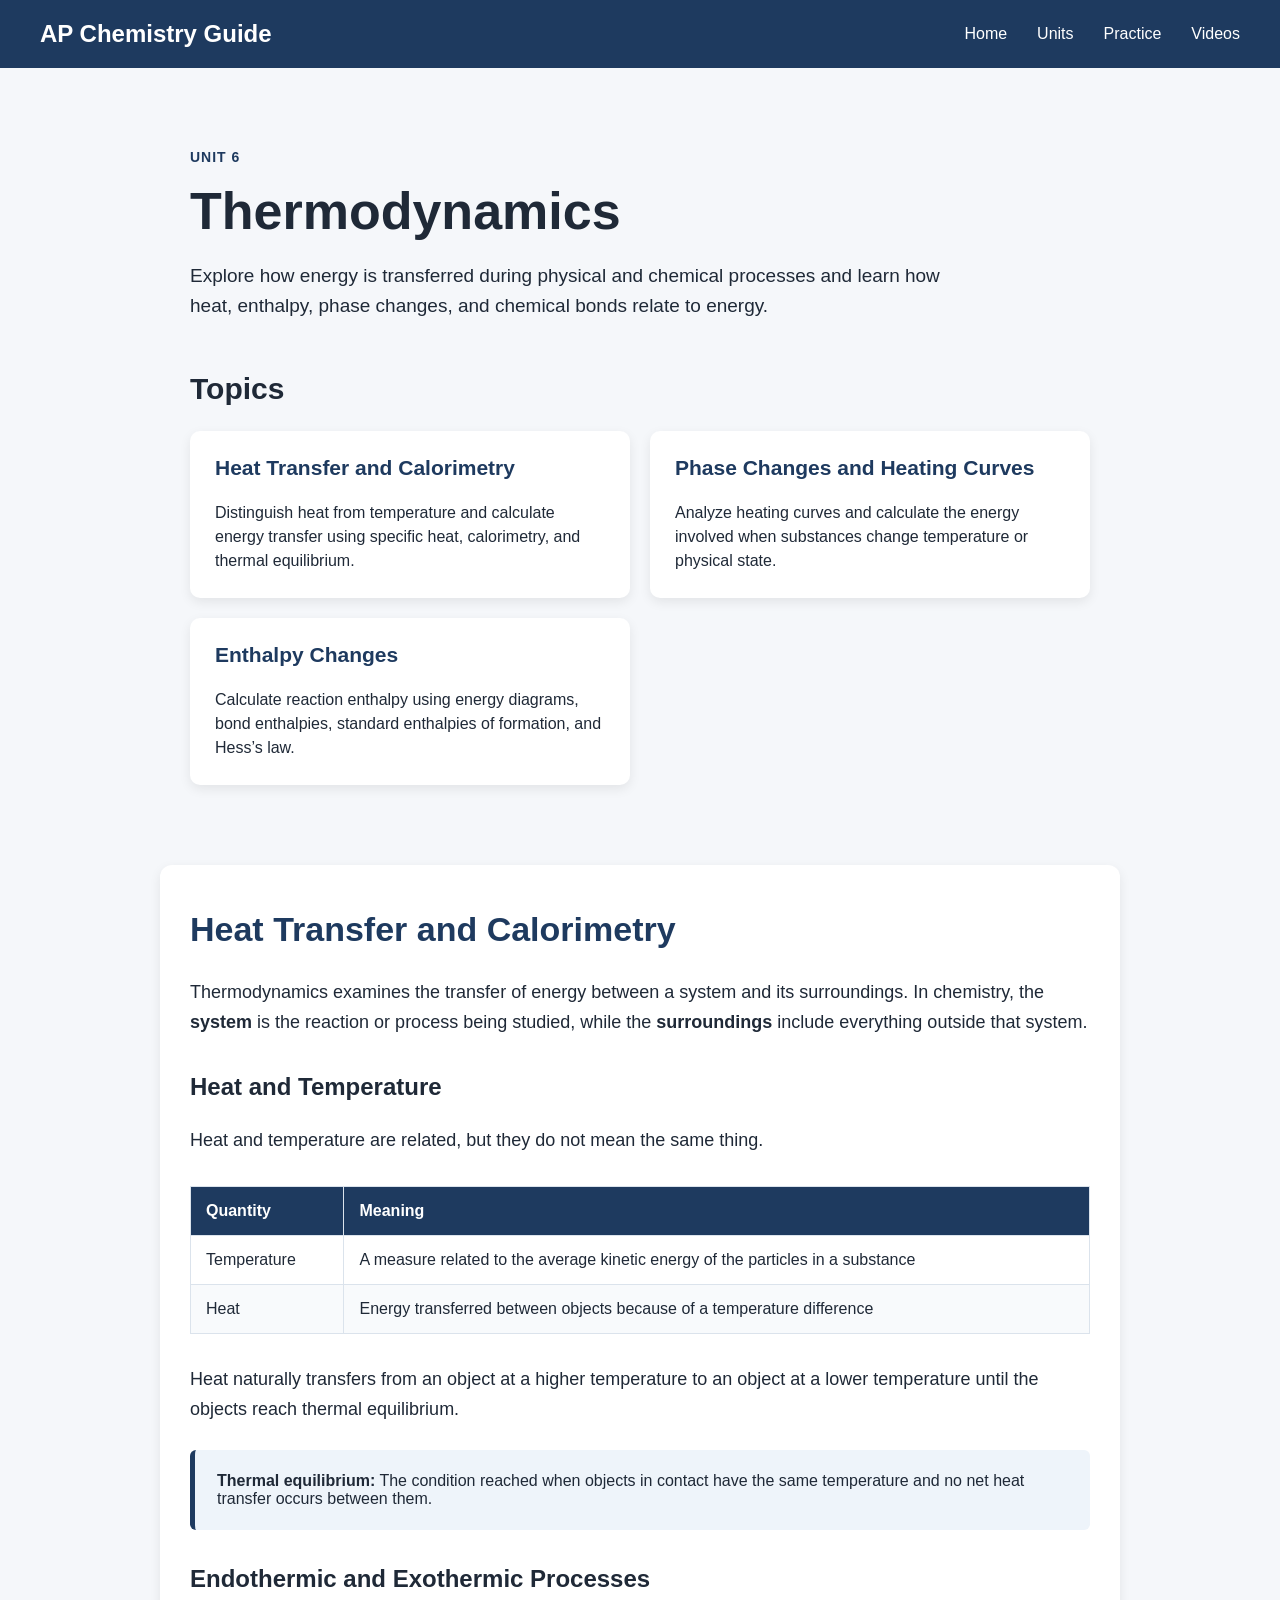
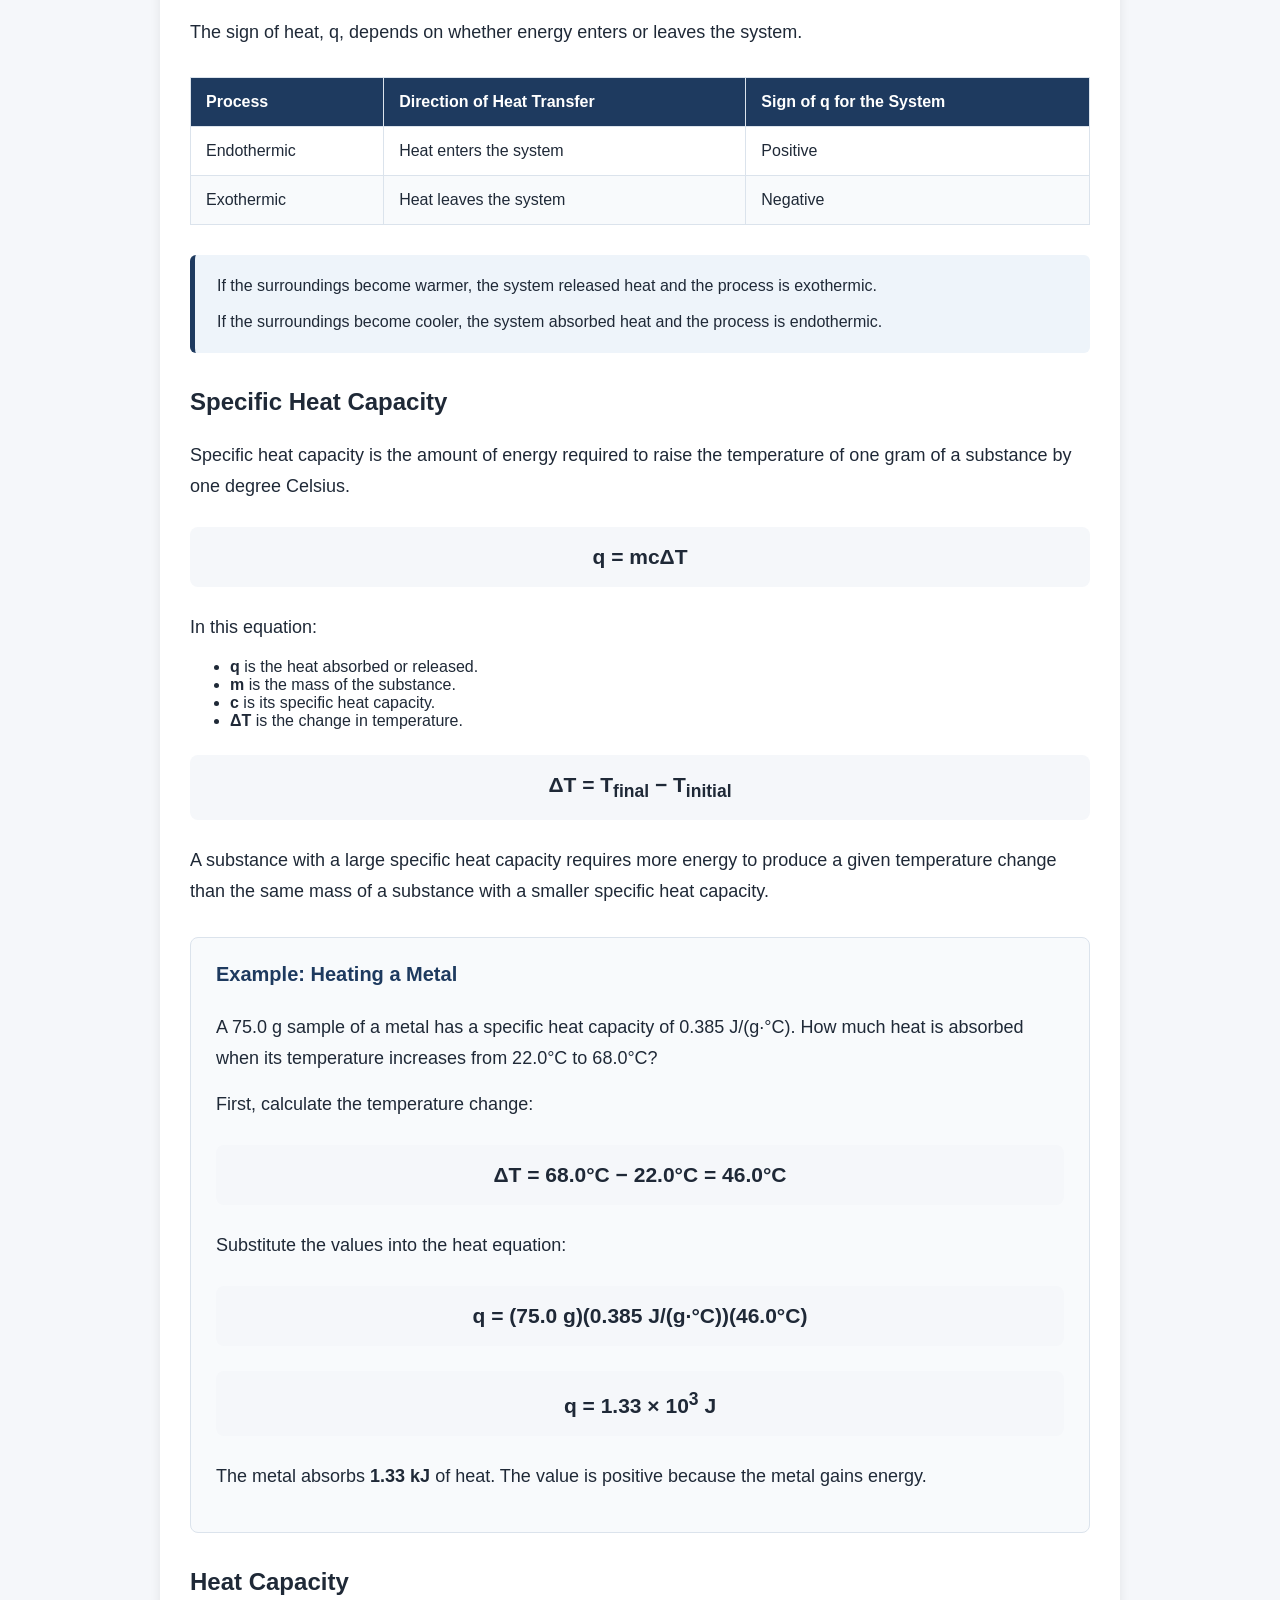
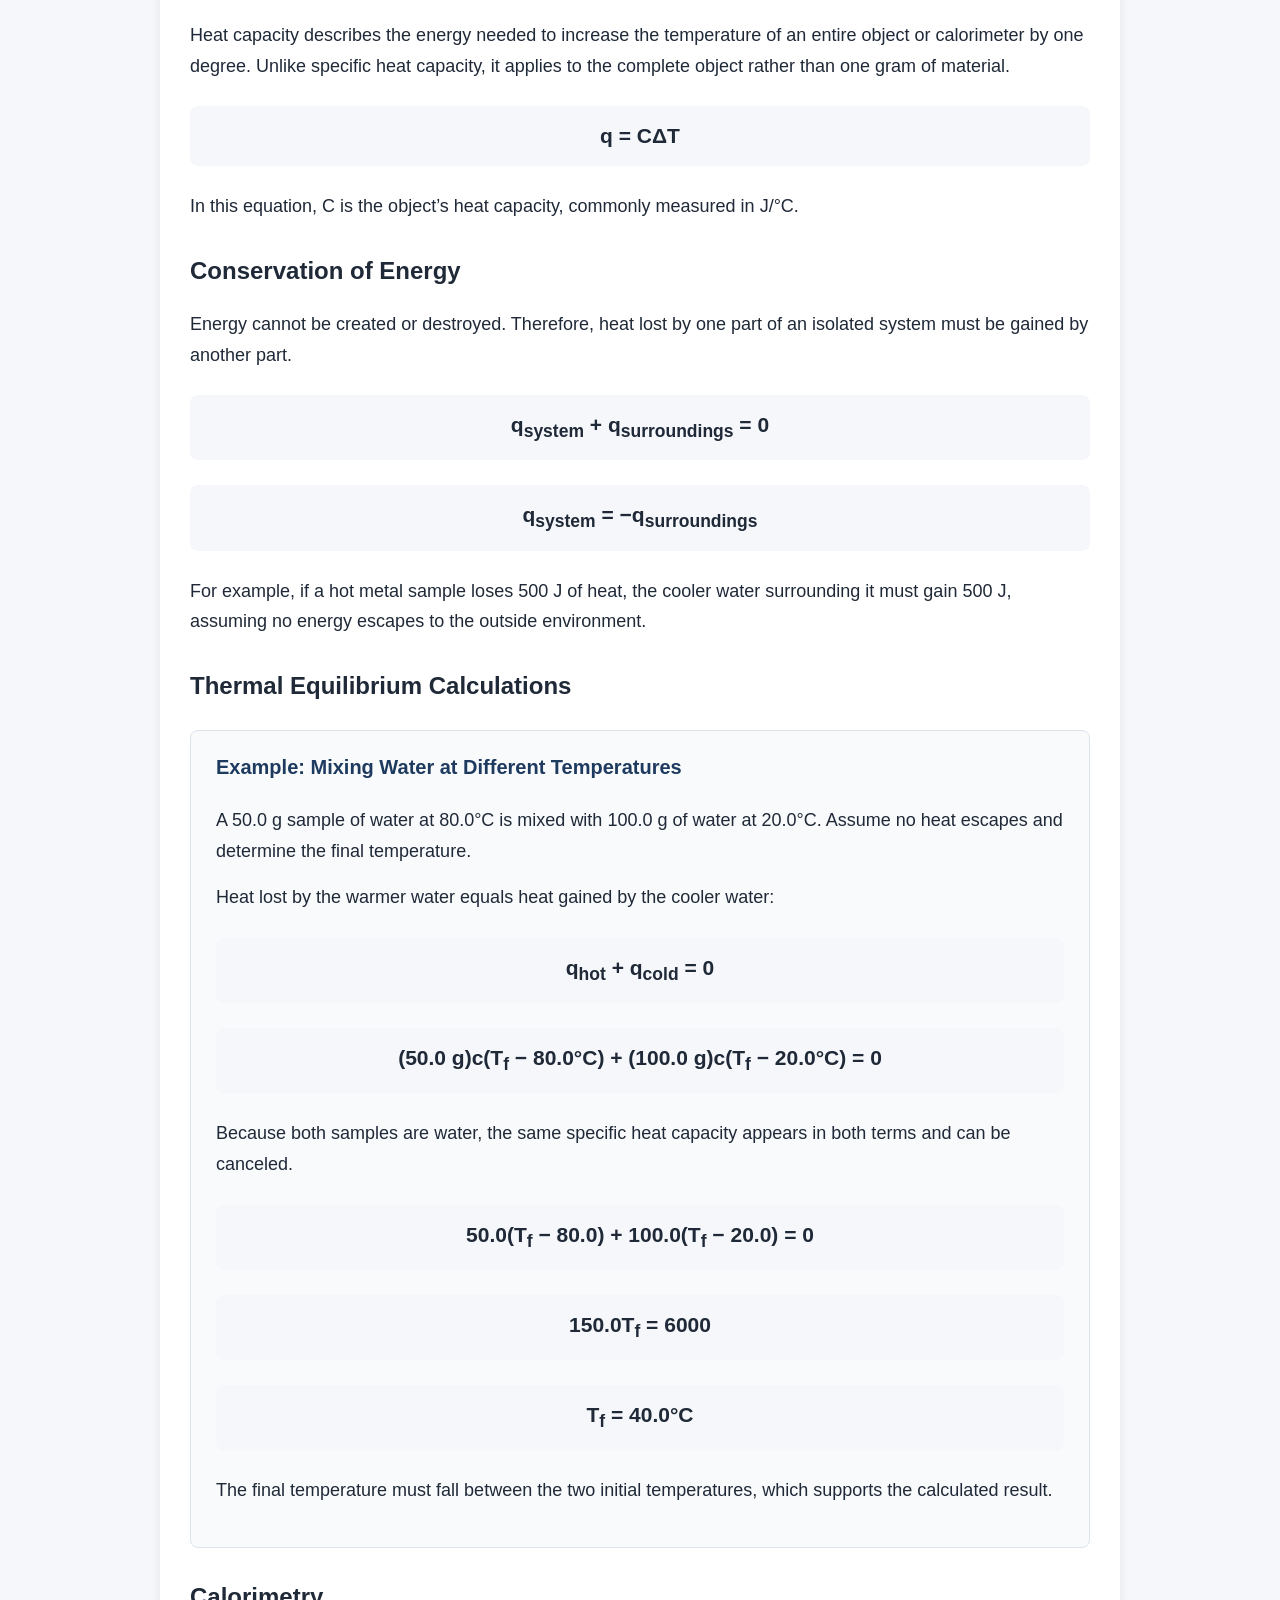
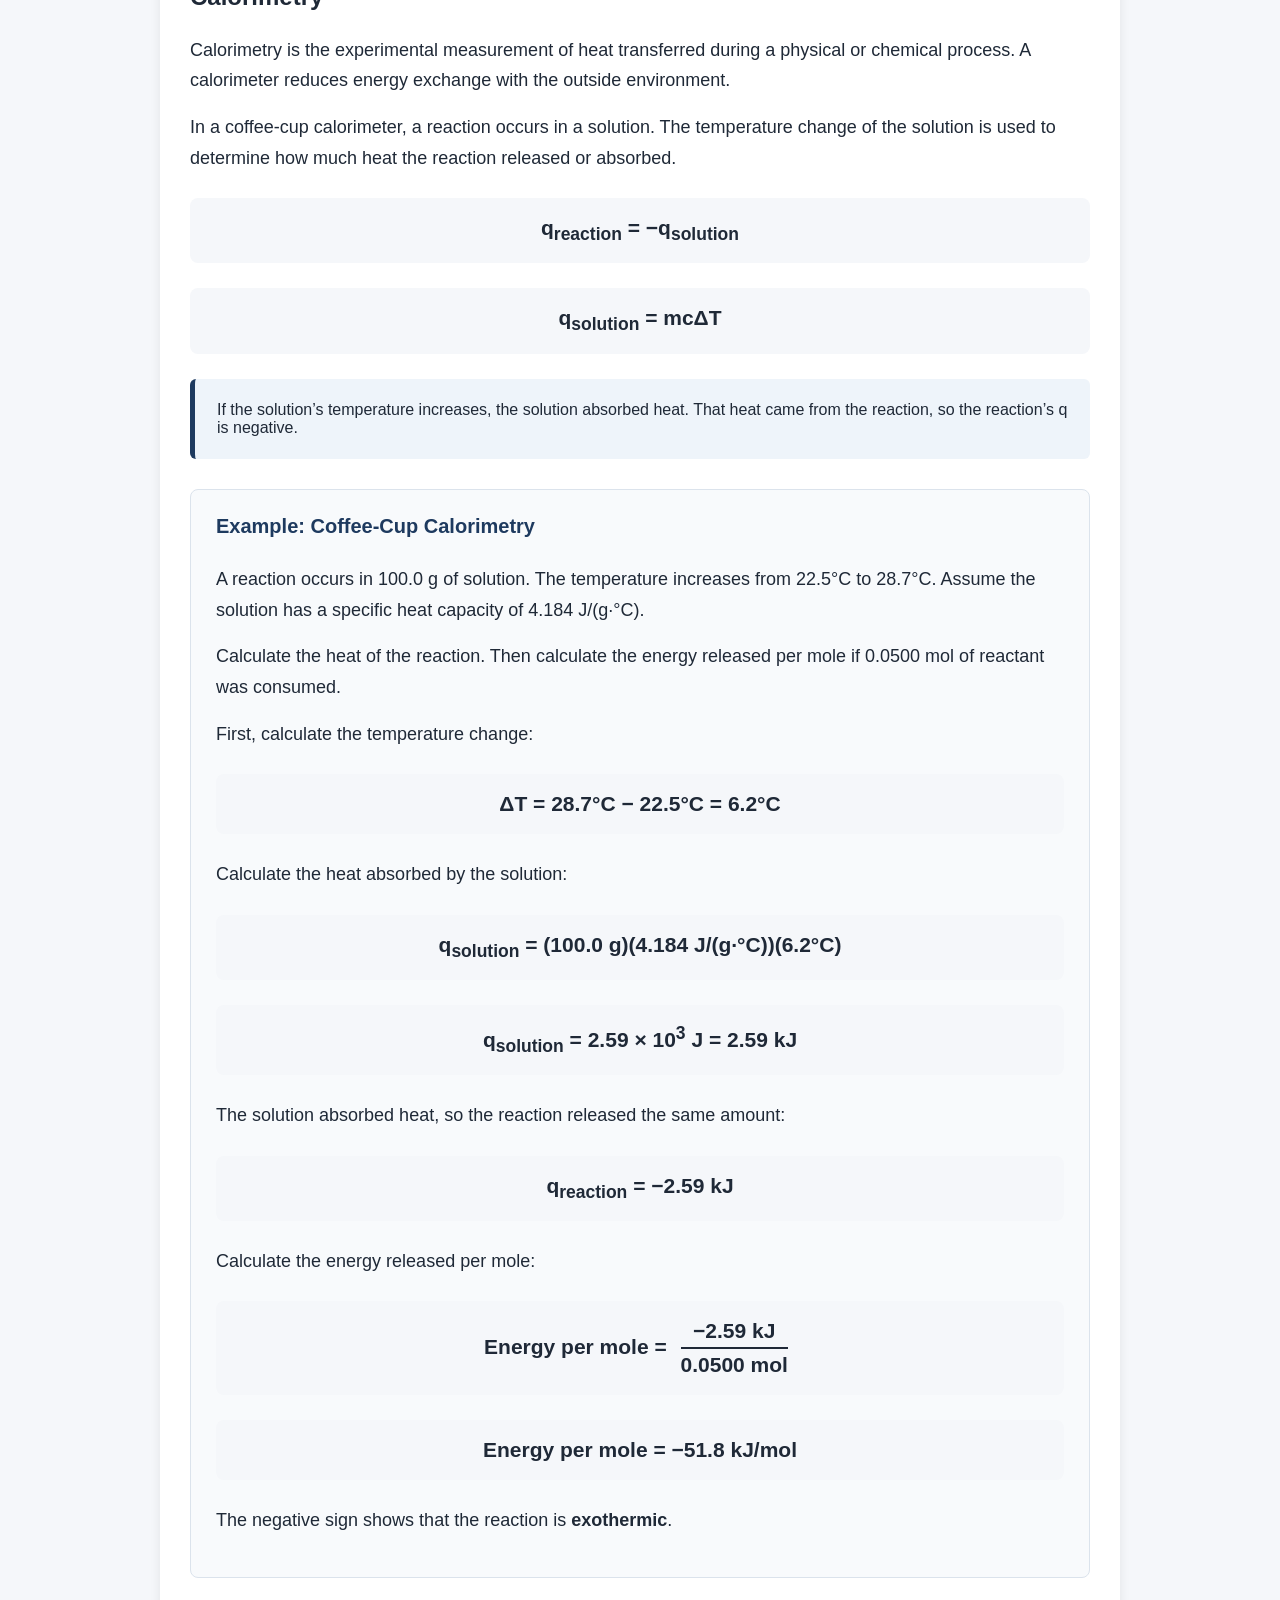
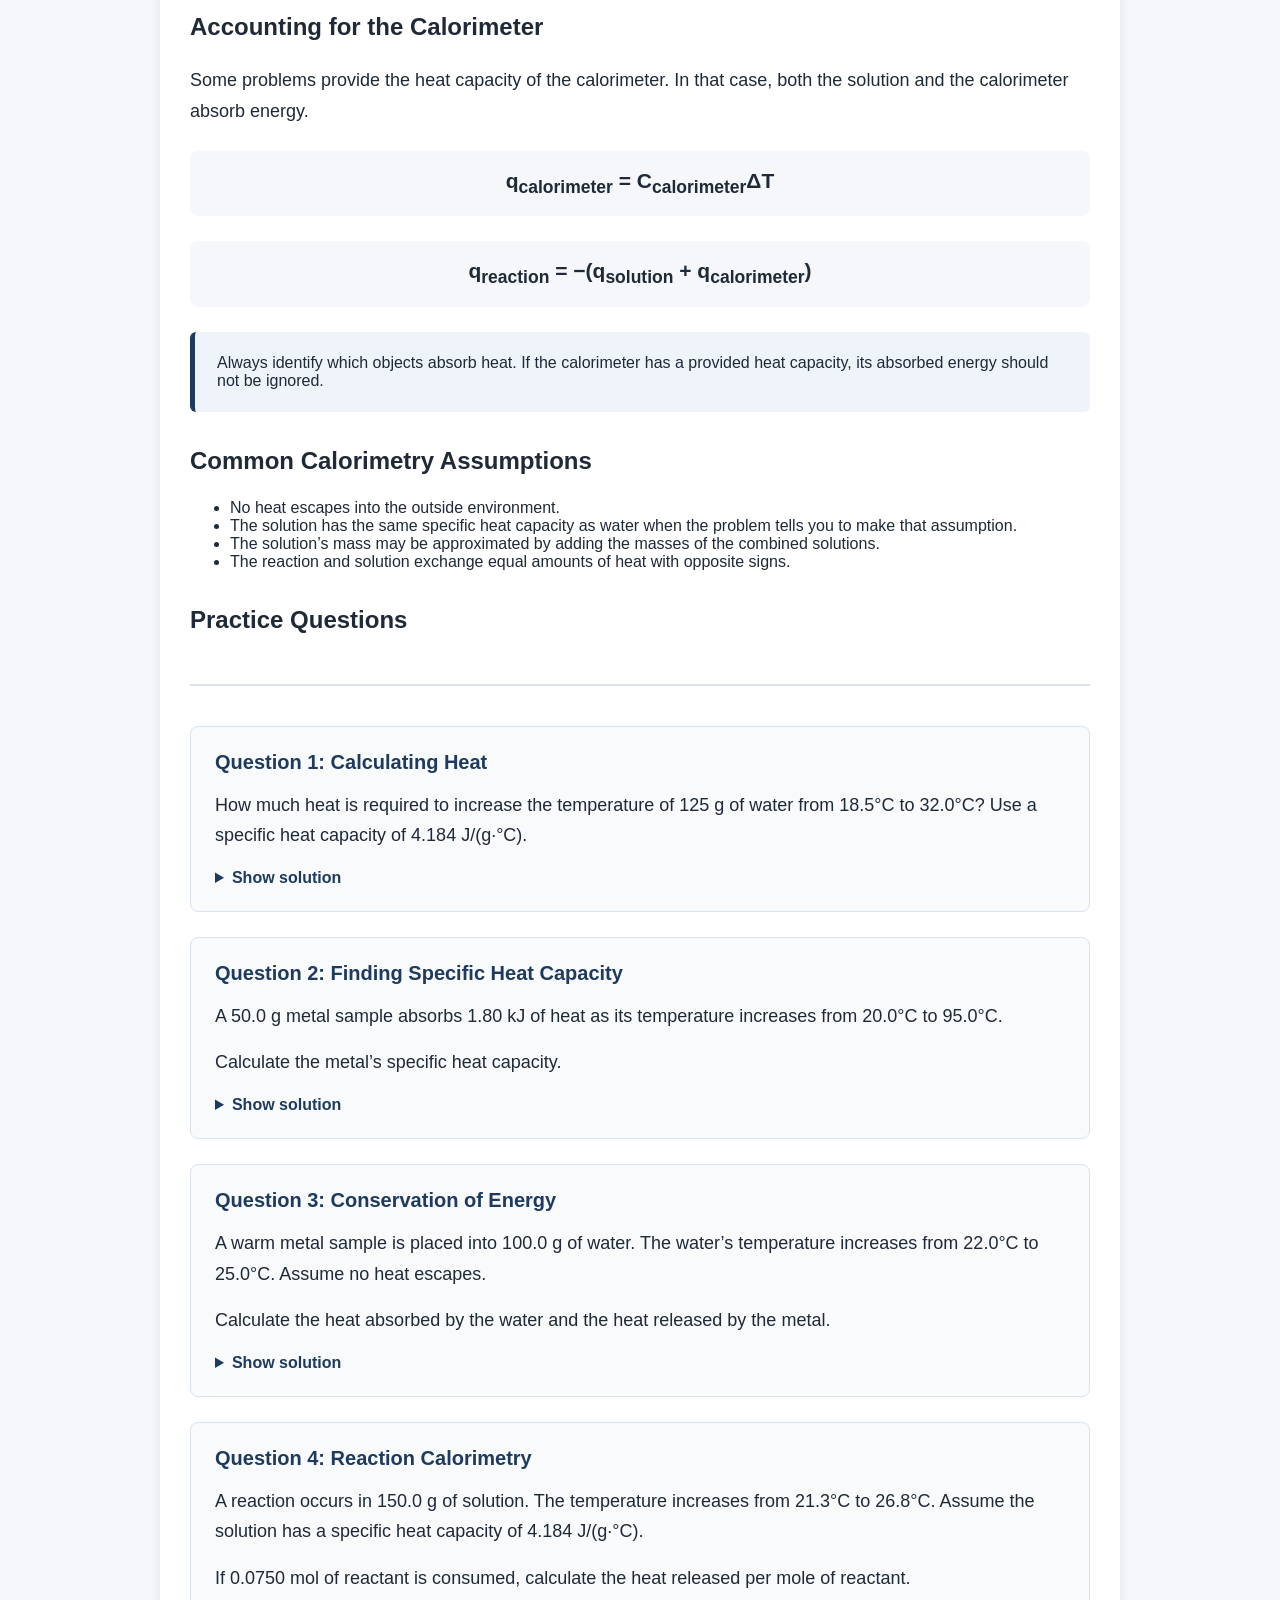
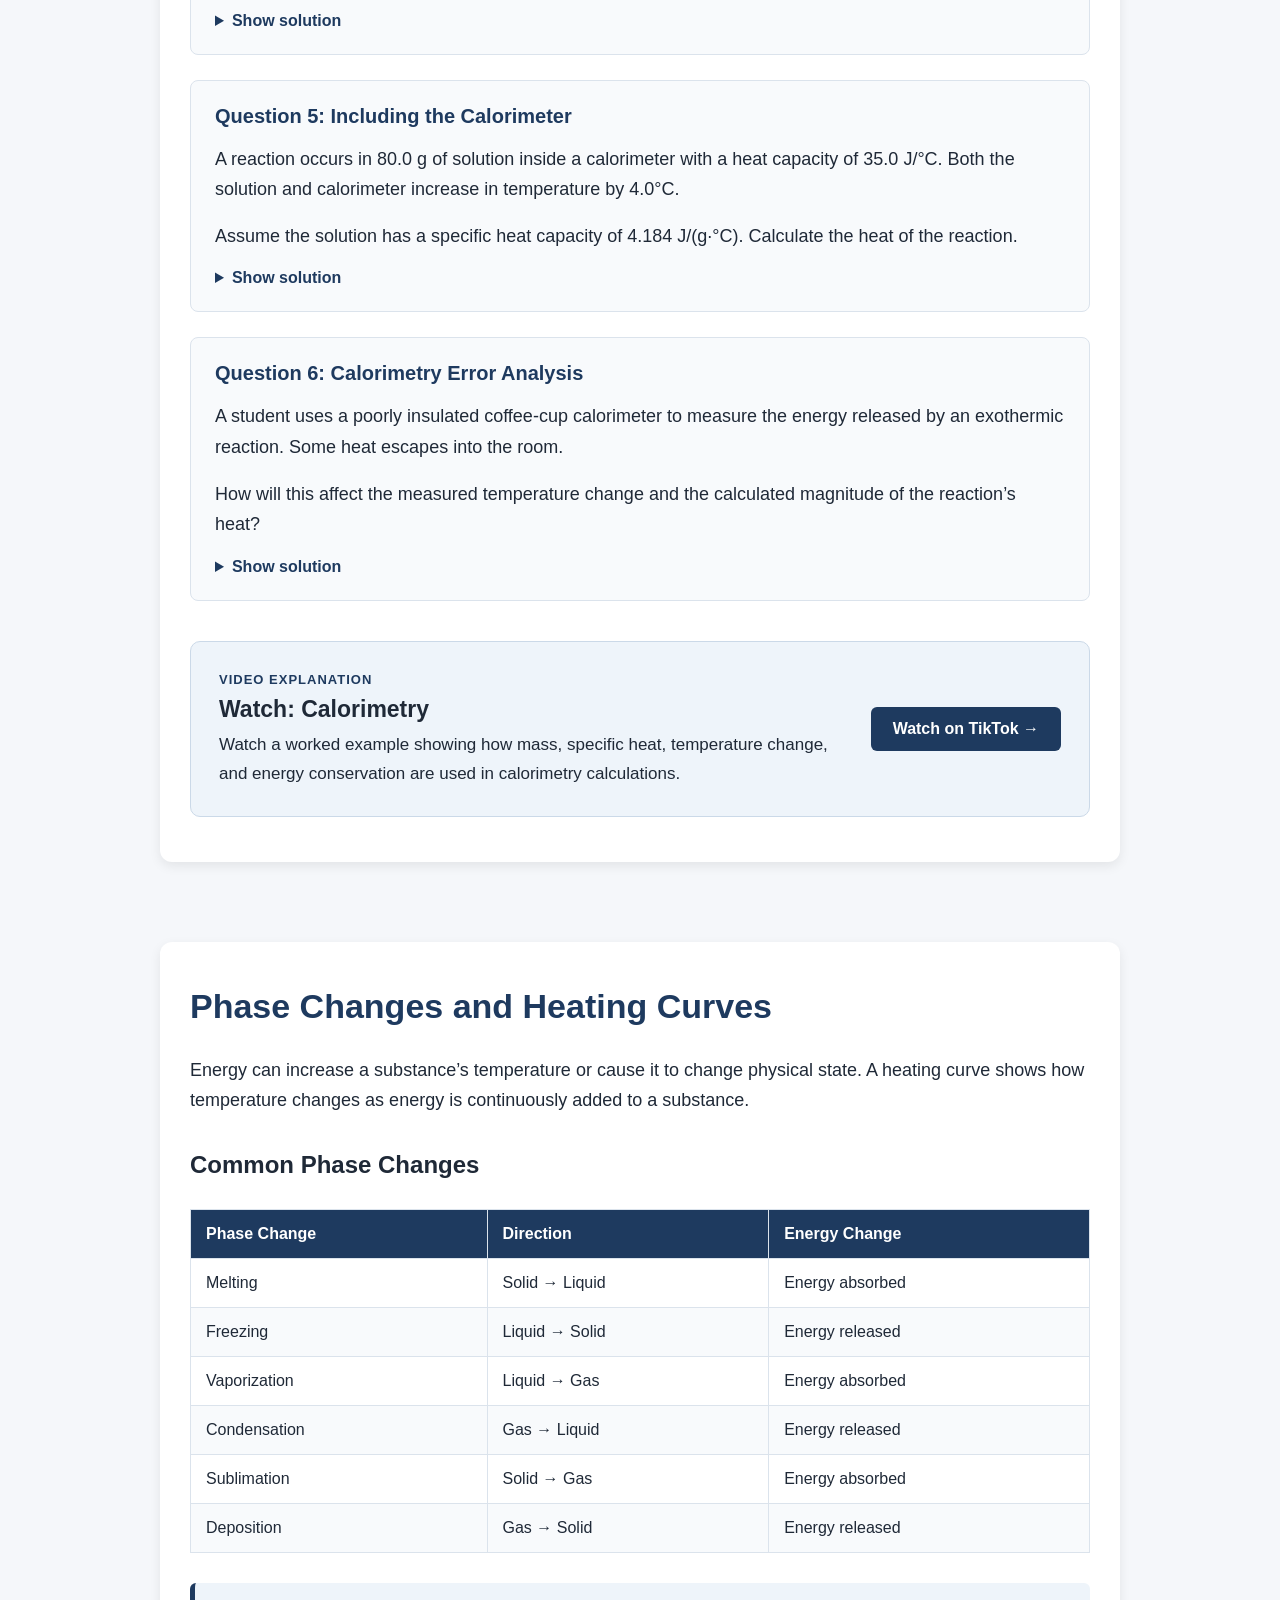
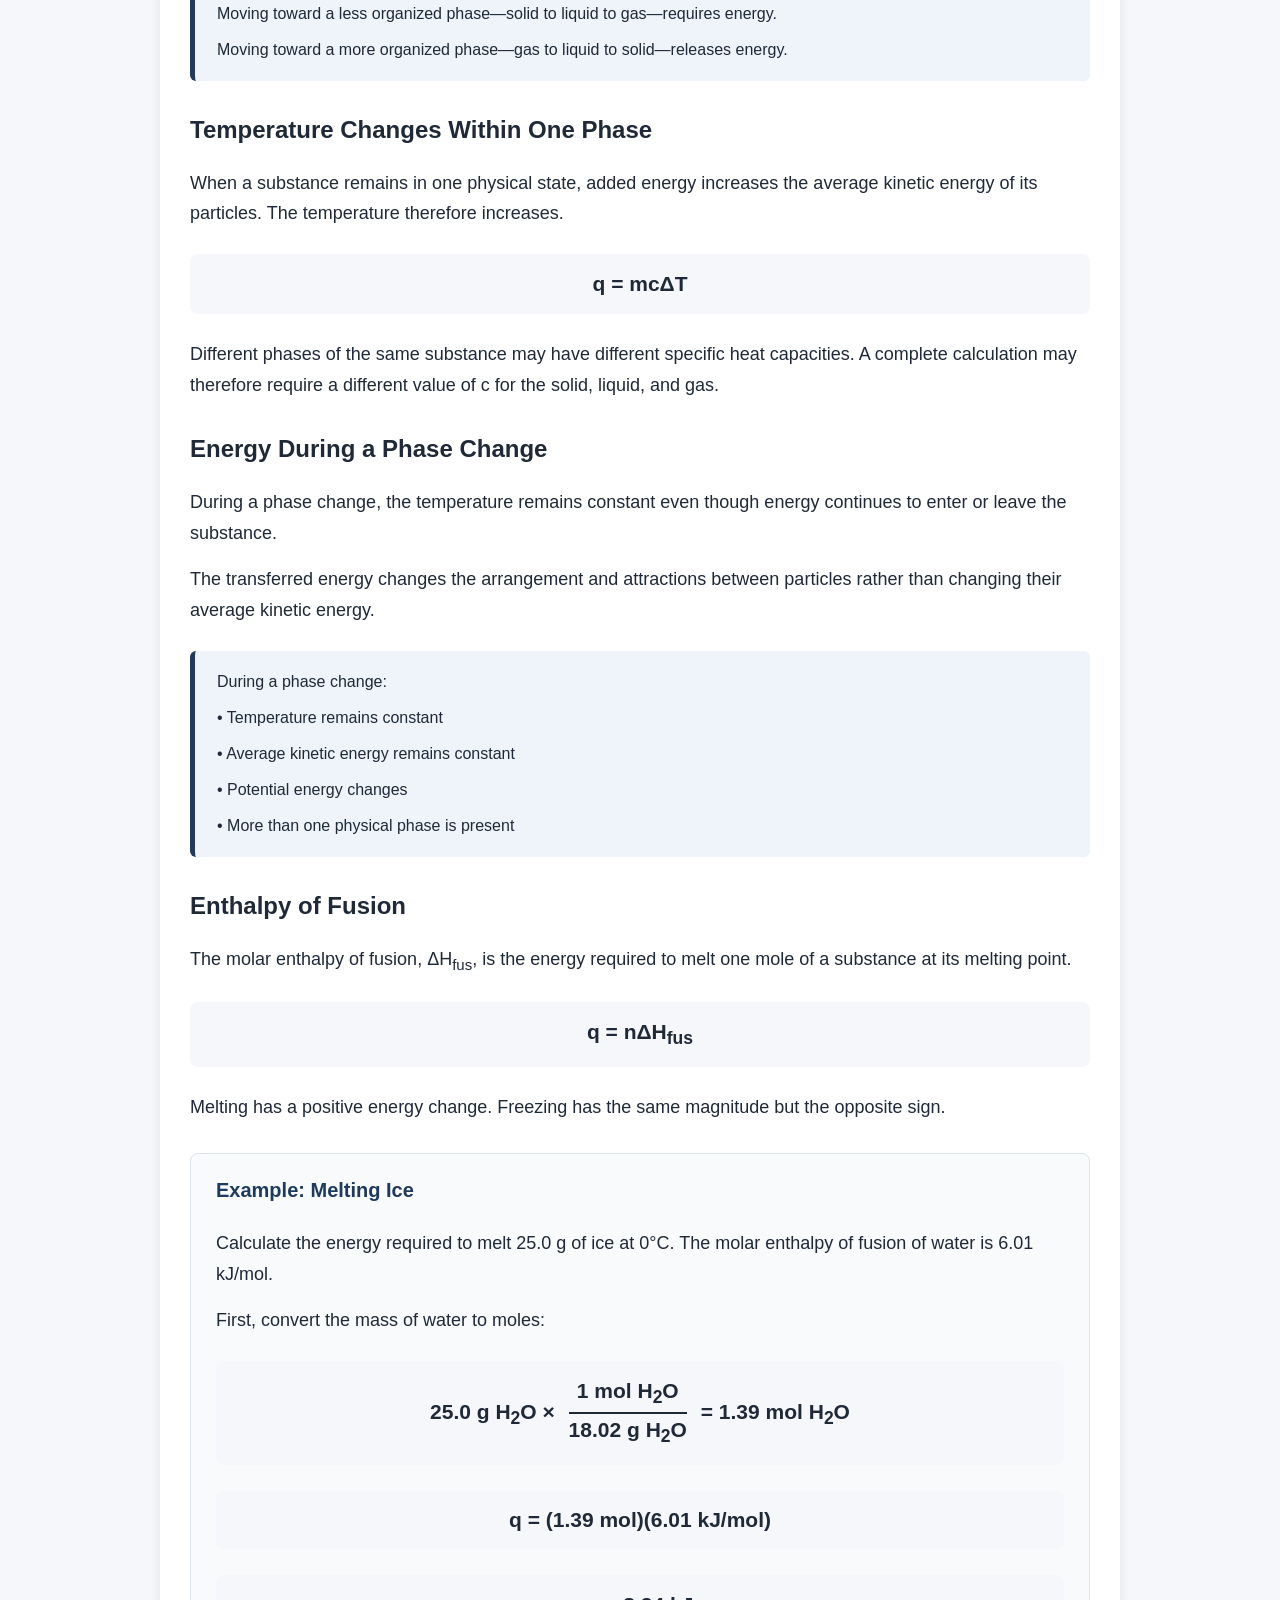
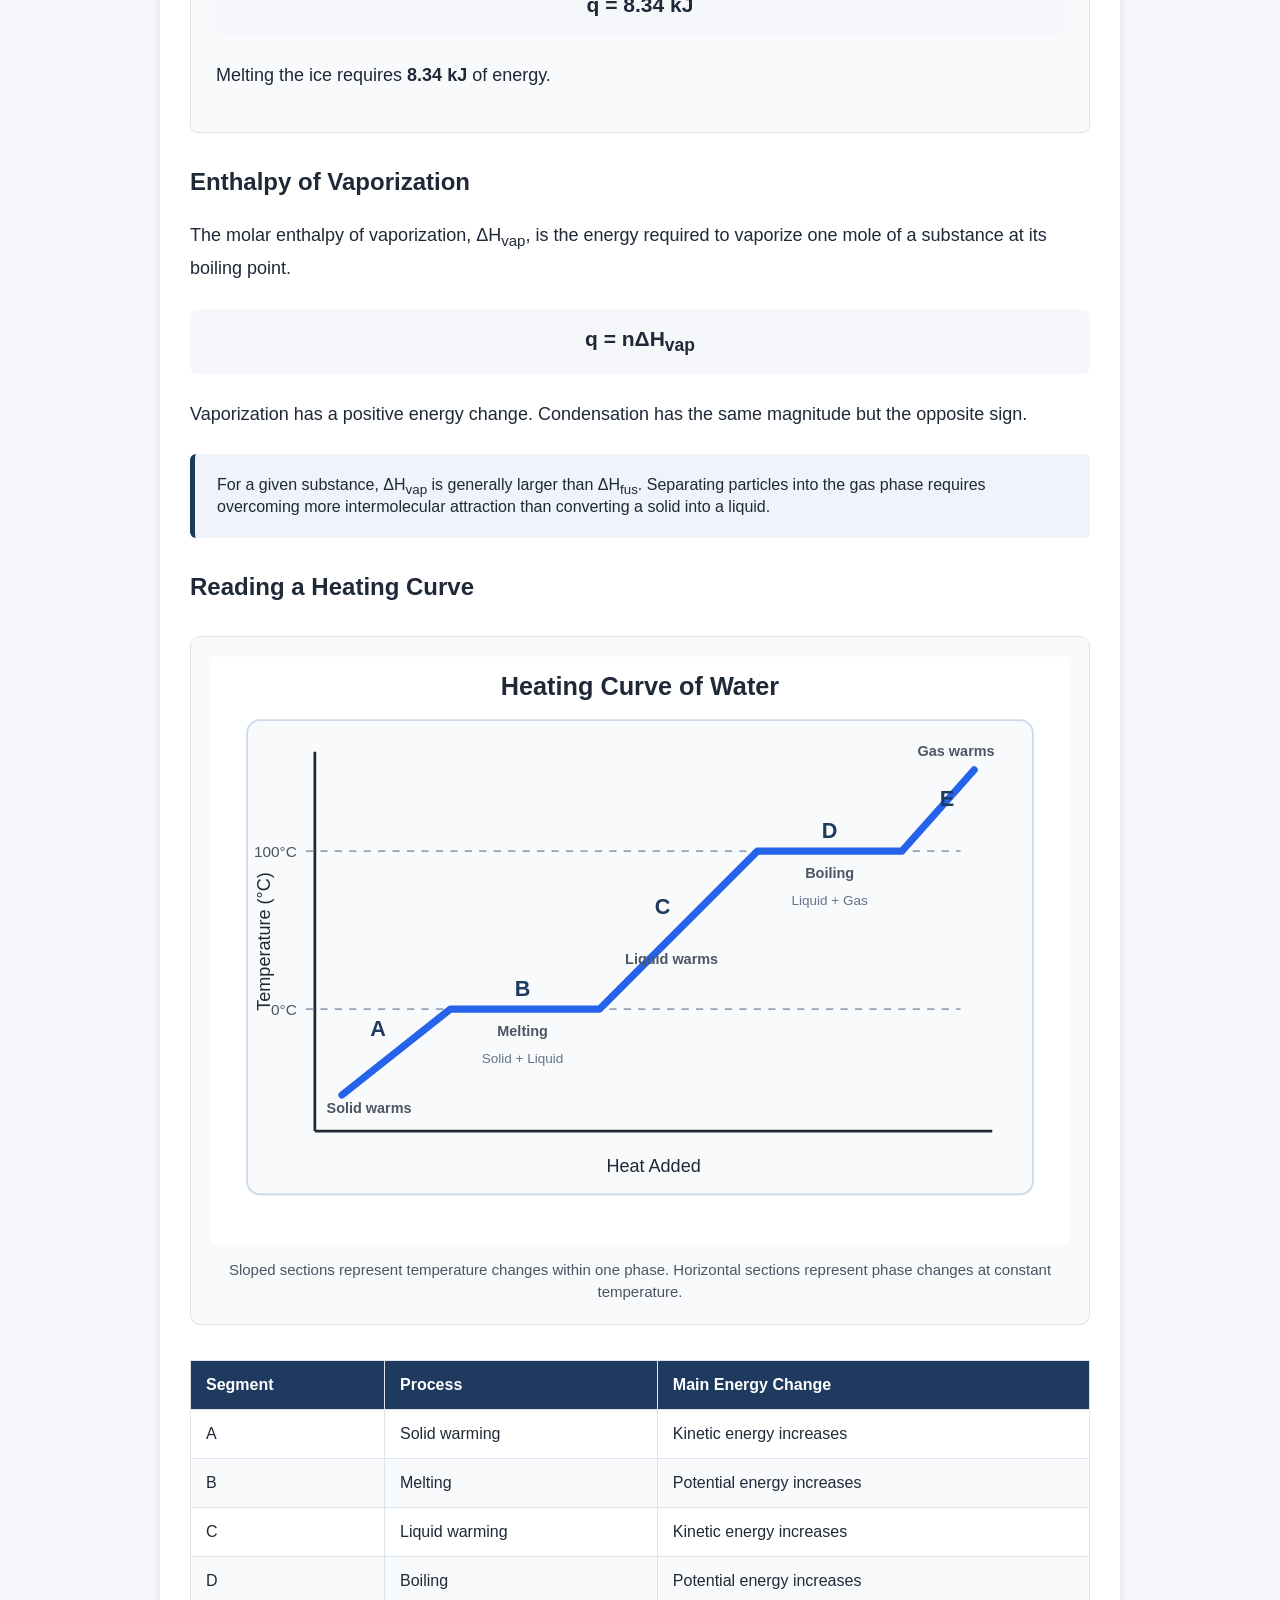
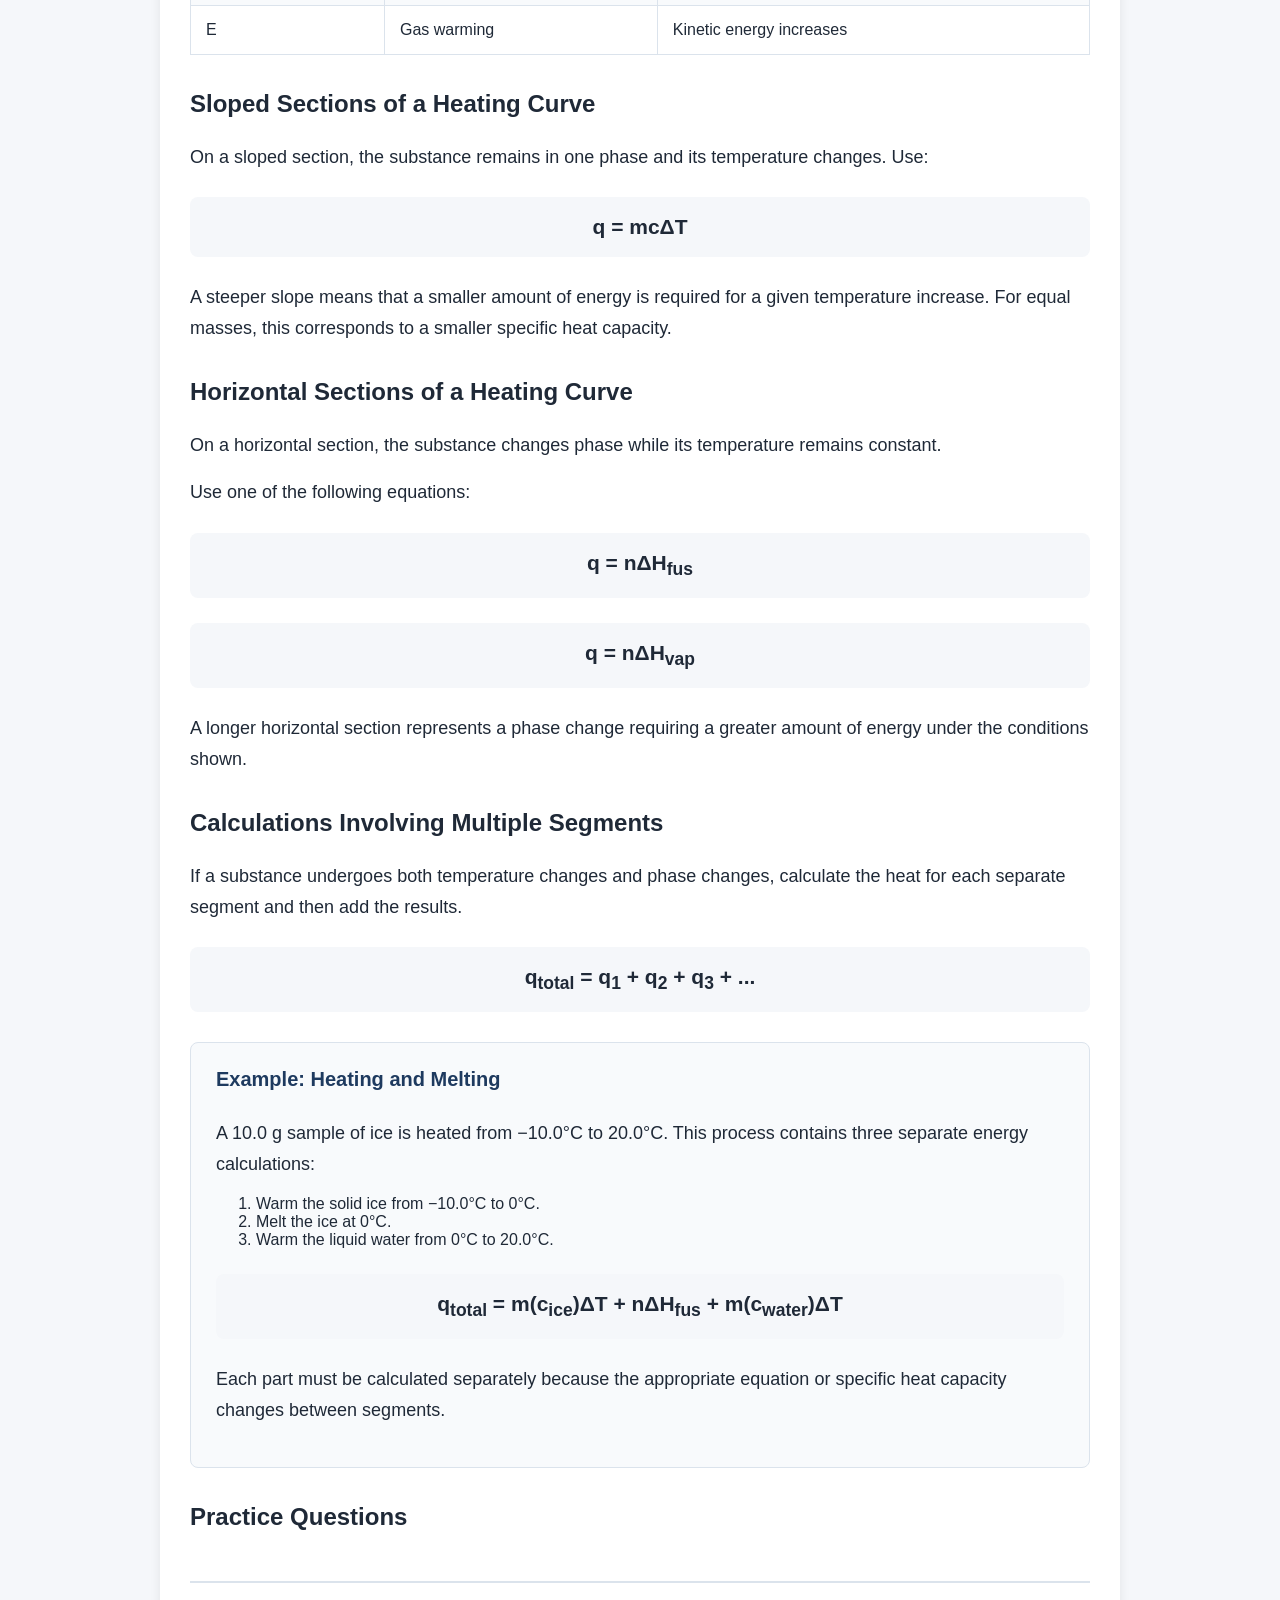
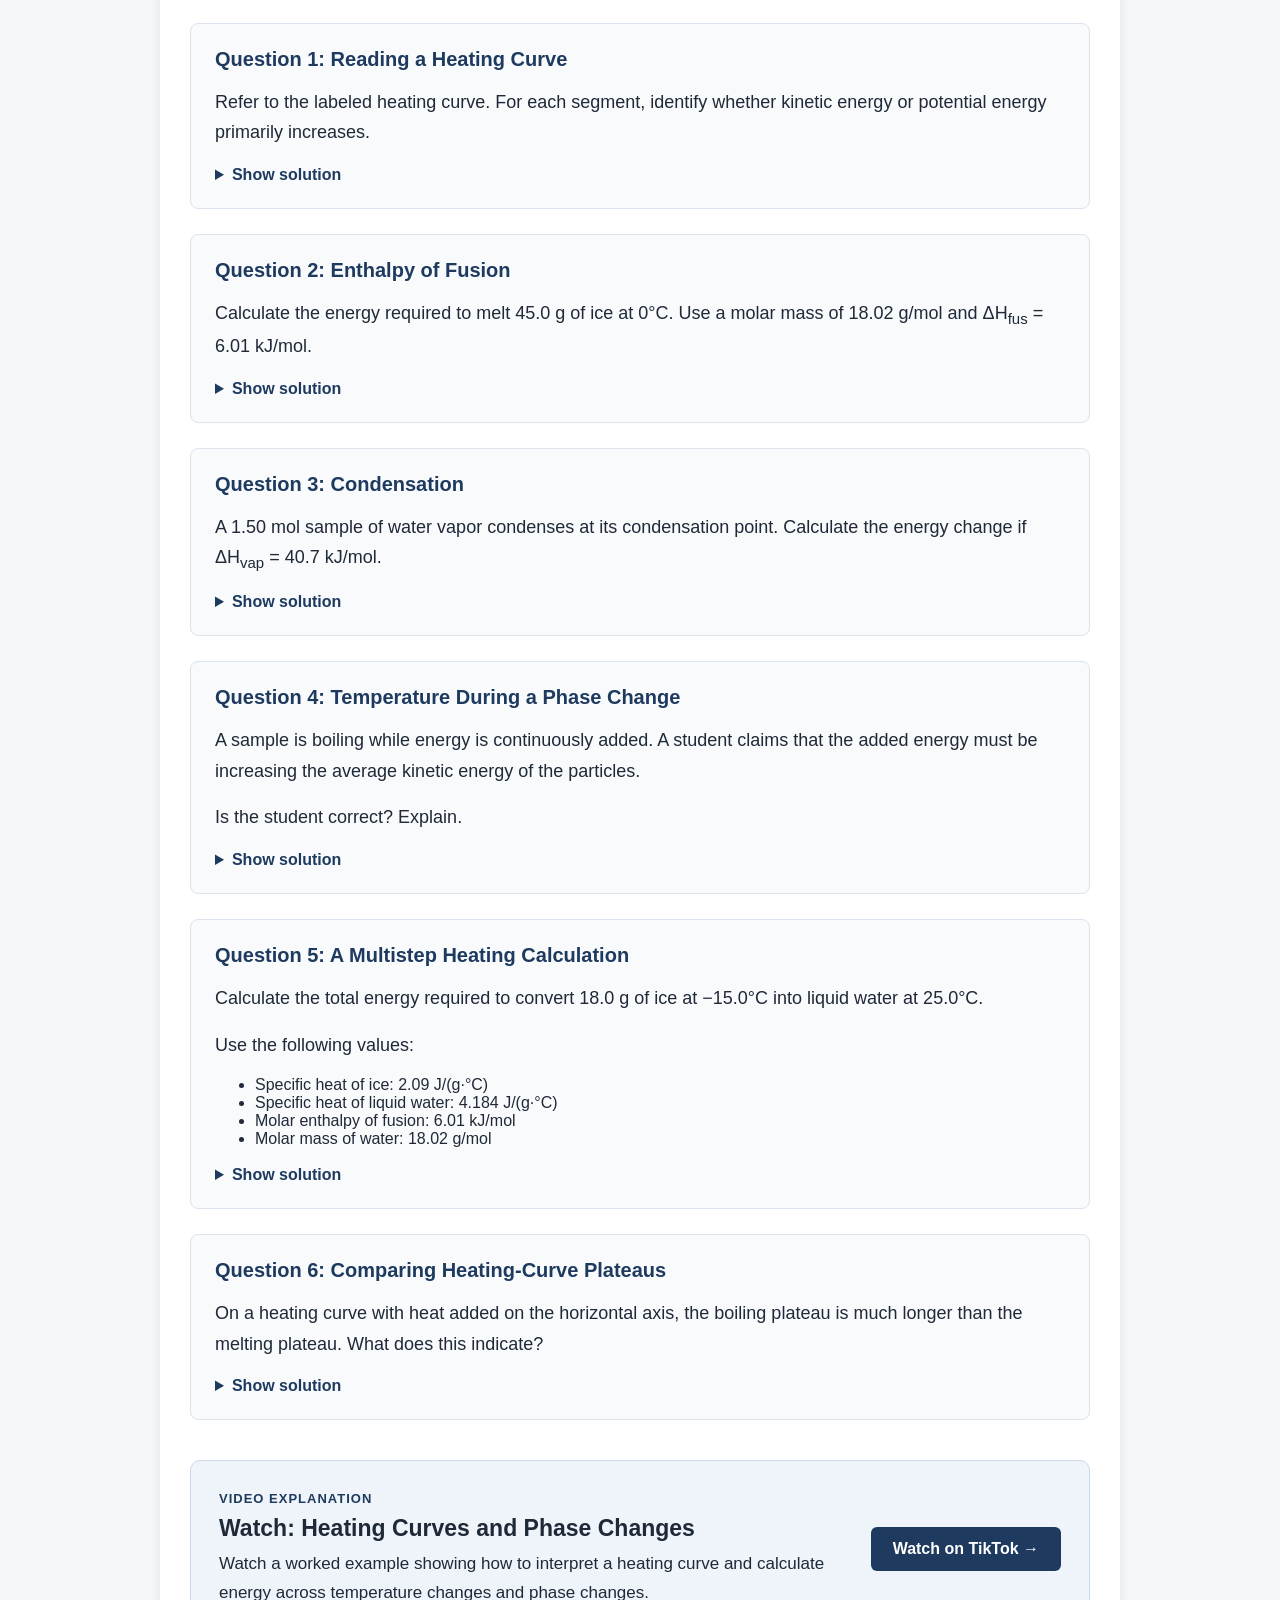
<file: units/unit-6.html>
<!DOCTYPE html>
<html lang="en">

<head>
    <!-- Google tag (gtag.js) -->
<script async src="https://www.googletagmanager.com/gtag/js?id=G-7LD7DHF69E"></script>
<script>
  window.dataLayer = window.dataLayer || [];
  function gtag(){dataLayer.push(arguments);}
  gtag('js', new Date());

  gtag('config', 'G-7LD7DHF69E');
</script>
    <meta charset="UTF-8">
    <meta name="viewport" content="width=device-width, initial-scale=1.0">

    <title>
        Unit 6 — Thermodynamics | AP Chemistry Guide
    </title>

    <link rel="stylesheet" href="../style.css">
</head>

<body>

    <header>
        <nav>
            <a href="../index.html" class="logo">AP Chemistry Guide</a>

            <div class="nav-links">
                <a href="../index.html">Home</a>
                <a href="../index.html#units">Units</a>
                <a href="#">Practice</a>
                <a href="#">Videos</a>
            </div>
        </nav>
    </header>

    <main>

      <section class="unit-page">

    <span class="unit-number">UNIT 6</span>

    <h1>Thermodynamics</h1>

    <p>
        Explore how energy is transferred during physical and chemical
        processes and learn how heat, enthalpy, phase changes, and
        chemical bonds relate to energy.
    </p>

    <h2>Topics</h2>

    <div class="topic-list">

        <a href="#heat-calorimetry" class="topic-card">

            <h3>Heat Transfer and Calorimetry</h3>

            <p>
                Distinguish heat from temperature and calculate energy
                transfer using specific heat, calorimetry, and thermal
                equilibrium.
            </p>

        </a>

        <a href="#phase-changes" class="topic-card">

            <h3>Phase Changes and Heating Curves</h3>

            <p>
                Analyze heating curves and calculate the energy involved
                when substances change temperature or physical state.
            </p>

        </a>

        <a href="#enthalpy" class="topic-card">

            <h3>Enthalpy Changes</h3>

            <p>
                Calculate reaction enthalpy using energy diagrams,
                bond enthalpies, standard enthalpies of formation,
                and Hess’s law.
            </p>

        </a>

    </div>

</section>


<section id="heat-calorimetry" class="lesson">

    <h2>Heat Transfer and Calorimetry</h2>

    <p>
        Thermodynamics examines the transfer of energy between a
        system and its surroundings. In chemistry, the
        <strong>system</strong> is the reaction or process being
        studied, while the <strong>surroundings</strong> include
        everything outside that system.
    </p>


    <h3>Heat and Temperature</h3>

    <p>
        Heat and temperature are related, but they do not mean the
        same thing.
    </p>

    <div class="table-container">

        <table class="particle-table">

            <thead>
                <tr>
                    <th>Quantity</th>
                    <th>Meaning</th>
                </tr>
            </thead>

            <tbody>

                <tr>
                    <td>Temperature</td>
                    <td>
                        A measure related to the average kinetic energy
                        of the particles in a substance
                    </td>
                </tr>

                <tr>
                    <td>Heat</td>
                    <td>
                        Energy transferred between objects because of
                        a temperature difference
                    </td>
                </tr>

            </tbody>

        </table>

    </div>

    <p>
        Heat naturally transfers from an object at a higher temperature
        to an object at a lower temperature until the objects reach
        thermal equilibrium.
    </p>

    <div class="key-concept">
        <strong>Thermal equilibrium:</strong>
        The condition reached when objects in contact have the same
        temperature and no net heat transfer occurs between them.
    </div>


    <h3>Endothermic and Exothermic Processes</h3>

    <p>
        The sign of heat, q, depends on whether energy enters or leaves
        the system.
    </p>

    <div class="table-container">

        <table class="particle-table">

            <thead>
                <tr>
                    <th>Process</th>
                    <th>Direction of Heat Transfer</th>
                    <th>Sign of q for the System</th>
                </tr>
            </thead>

            <tbody>

                <tr>
                    <td>Endothermic</td>
                    <td>Heat enters the system</td>
                    <td>Positive</td>
                </tr>

                <tr>
                    <td>Exothermic</td>
                    <td>Heat leaves the system</td>
                    <td>Negative</td>
                </tr>

            </tbody>

        </table>

    </div>

    <div class="key-concept">
        If the surroundings become warmer, the system released heat
        and the process is exothermic.
        <br><br>

        If the surroundings become cooler, the system absorbed heat
        and the process is endothermic.
    </div>


    <h3>Specific Heat Capacity</h3>

    <p>
        Specific heat capacity is the amount of energy required to
        raise the temperature of one gram of a substance by one degree
        Celsius.
    </p>

    <div class="equation">
        q = mcΔT
    </div>

    <p>In this equation:</p>

    <ul>
        <li><strong>q</strong> is the heat absorbed or released.</li>
        <li><strong>m</strong> is the mass of the substance.</li>
        <li><strong>c</strong> is its specific heat capacity.</li>
        <li><strong>ΔT</strong> is the change in temperature.</li>
    </ul>

    <div class="equation">
        ΔT = T<sub>final</sub> − T<sub>initial</sub>
    </div>

    <p>
        A substance with a large specific heat capacity requires more
        energy to produce a given temperature change than the same mass
        of a substance with a smaller specific heat capacity.
    </p>


    <div class="example">

        <h4>Example: Heating a Metal</h4>

        <p>
            A 75.0 g sample of a metal has a specific heat capacity of
            0.385 J/(g·°C). How much heat is absorbed when its
            temperature increases from 22.0°C to 68.0°C?
        </p>

        <p>First, calculate the temperature change:</p>

        <div class="equation">
            ΔT = 68.0°C − 22.0°C = 46.0°C
        </div>

        <p>Substitute the values into the heat equation:</p>

        <div class="equation">
            q = (75.0 g)(0.385 J/(g·°C))(46.0°C)
        </div>

        <div class="equation">
            q = 1.33 × 10<sup>3</sup> J
        </div>

        <p>
            The metal absorbs <strong>1.33 kJ</strong> of heat.
            The value is positive because the metal gains energy.
        </p>

    </div>


    <h3>Heat Capacity</h3>

    <p>
        Heat capacity describes the energy needed to increase the
        temperature of an entire object or calorimeter by one degree.
        Unlike specific heat capacity, it applies to the complete
        object rather than one gram of material.
    </p>

    <div class="equation">
        q = CΔT
    </div>

    <p>
        In this equation, C is the object’s heat capacity, commonly
        measured in J/°C.
    </p>


    <h3>Conservation of Energy</h3>

    <p>
        Energy cannot be created or destroyed. Therefore, heat lost by
        one part of an isolated system must be gained by another part.
    </p>

    <div class="equation">
        q<sub>system</sub> + q<sub>surroundings</sub> = 0
    </div>

    <div class="equation">
        q<sub>system</sub> = −q<sub>surroundings</sub>
    </div>

    <p>
        For example, if a hot metal sample loses 500 J of heat, the
        cooler water surrounding it must gain 500 J, assuming no energy
        escapes to the outside environment.
    </p>


    <h3>Thermal Equilibrium Calculations</h3>

    <div class="example">

        <h4>Example: Mixing Water at Different Temperatures</h4>

        <p>
            A 50.0 g sample of water at 80.0°C is mixed with 100.0 g
            of water at 20.0°C. Assume no heat escapes and determine
            the final temperature.
        </p>

        <p>
            Heat lost by the warmer water equals heat gained by the
            cooler water:
        </p>

        <div class="equation">
            q<sub>hot</sub> + q<sub>cold</sub> = 0
        </div>

        <div class="equation">
            (50.0 g)c(T<sub>f</sub> − 80.0°C)
            +
            (100.0 g)c(T<sub>f</sub> − 20.0°C)
            = 0
        </div>

        <p>
            Because both samples are water, the same specific heat
            capacity appears in both terms and can be canceled.
        </p>

        <div class="equation">
            50.0(T<sub>f</sub> − 80.0)
            + 100.0(T<sub>f</sub> − 20.0)
            = 0
        </div>

        <div class="equation">
            150.0T<sub>f</sub> = 6000
        </div>

        <div class="equation">
            T<sub>f</sub> = 40.0°C
        </div>

        <p>
            The final temperature must fall between the two initial
            temperatures, which supports the calculated result.
        </p>

    </div>


    <h3>Calorimetry</h3>

    <p>
        Calorimetry is the experimental measurement of heat transferred
        during a physical or chemical process. A calorimeter reduces
        energy exchange with the outside environment.
    </p>

    <p>
        In a coffee-cup calorimeter, a reaction occurs in a solution.
        The temperature change of the solution is used to determine
        how much heat the reaction released or absorbed.
    </p>

    <div class="equation">
        q<sub>reaction</sub> = −q<sub>solution</sub>
    </div>

    <div class="equation">
        q<sub>solution</sub> = mcΔT
    </div>

    <div class="key-concept">
        If the solution’s temperature increases, the solution absorbed
        heat. That heat came from the reaction, so the reaction’s q is
        negative.
    </div>


    <div class="example">

        <h4>Example: Coffee-Cup Calorimetry</h4>

        <p>
            A reaction occurs in 100.0 g of solution. The temperature
            increases from 22.5°C to 28.7°C. Assume the solution has
            a specific heat capacity of 4.184 J/(g·°C).
        </p>

        <p>
            Calculate the heat of the reaction. Then calculate the
            energy released per mole if 0.0500 mol of reactant was
            consumed.
        </p>

        <p>First, calculate the temperature change:</p>

        <div class="equation">
            ΔT = 28.7°C − 22.5°C = 6.2°C
        </div>

        <p>Calculate the heat absorbed by the solution:</p>

        <div class="equation">
            q<sub>solution</sub>
            = (100.0 g)(4.184 J/(g·°C))(6.2°C)
        </div>

        <div class="equation">
            q<sub>solution</sub>
            = 2.59 × 10<sup>3</sup> J
            = 2.59 kJ
        </div>

        <p>
            The solution absorbed heat, so the reaction released the
            same amount:
        </p>

        <div class="equation">
            q<sub>reaction</sub> = −2.59 kJ
        </div>

        <p>Calculate the energy released per mole:</p>

        <div class="equation">
            Energy per mole =

            <span class="fraction">
                <span class="numerator">
                    −2.59 kJ
                </span>
                <span class="denominator">
                    0.0500 mol
                </span>
            </span>
        </div>

        <div class="equation">
            Energy per mole = −51.8 kJ/mol
        </div>

        <p>
            The negative sign shows that the reaction is
            <strong>exothermic</strong>.
        </p>

    </div>


    <h3>Accounting for the Calorimeter</h3>

    <p>
        Some problems provide the heat capacity of the calorimeter.
        In that case, both the solution and the calorimeter absorb
        energy.
    </p>

    <div class="equation">
        q<sub>calorimeter</sub> = C<sub>calorimeter</sub>ΔT
    </div>

    <div class="equation">
        q<sub>reaction</sub>
        = −(q<sub>solution</sub> + q<sub>calorimeter</sub>)
    </div>

    <div class="key-concept">
        Always identify which objects absorb heat. If the calorimeter
        has a provided heat capacity, its absorbed energy should not
        be ignored.
    </div>


    <h3>Common Calorimetry Assumptions</h3>

    <ul>
        <li>No heat escapes into the outside environment.</li>

        <li>
            The solution has the same specific heat capacity as water
            when the problem tells you to make that assumption.
        </li>

        <li>
            The solution’s mass may be approximated by adding the
            masses of the combined solutions.
        </li>

        <li>
            The reaction and solution exchange equal amounts of heat
            with opposite signs.
        </li>
    </ul>

    <h3>Practice Questions</h3>

<div class="practice-section">

    <div class="practice-question">

        <h4>Question 1: Calculating Heat</h4>

        <p>
            How much heat is required to increase the temperature of
            125 g of water from 18.5°C to 32.0°C? Use a specific heat
            capacity of 4.184 J/(g·°C).
        </p>

        <details>
            <summary>Show solution</summary>

            <div class="solution">

                <p>First, calculate the temperature change:</p>

                <div class="equation">
                    ΔT = 32.0°C − 18.5°C = 13.5°C
                </div>

                <p>Use the specific-heat equation:</p>

                <div class="equation">
                    q = mcΔT
                </div>

                <div class="equation">
                    q = (125 g)(4.184 J/(g·°C))(13.5°C)
                </div>

                <div class="equation">
                    q = 7.06 × 10<sup>3</sup> J
                    = 7.06 kJ
                </div>

                <p>
                    The water absorbs <strong>7.06 kJ</strong> of heat.
                </p>

            </div>
        </details>

    </div>


    <div class="practice-question">

        <h4>Question 2: Finding Specific Heat Capacity</h4>

        <p>
            A 50.0 g metal sample absorbs 1.80 kJ of heat as its
            temperature increases from 20.0°C to 95.0°C.
        </p>

        <p>Calculate the metal’s specific heat capacity.</p>

        <details>
            <summary>Show solution</summary>

            <div class="solution">

                <p>Convert the heat from kilojoules to joules:</p>

                <div class="equation">
                    1.80 kJ = 1800 J
                </div>

                <p>Calculate the temperature change:</p>

                <div class="equation">
                    ΔT = 95.0°C − 20.0°C = 75.0°C
                </div>

                <p>Rearrange the heat equation to solve for c:</p>

                <div class="equation">
                    c =

                    <span class="fraction">
                        <span class="numerator">
                            q
                        </span>
                        <span class="denominator">
                            mΔT
                        </span>
                    </span>
                </div>

                <div class="equation">
                    c =

                    <span class="fraction">
                        <span class="numerator">
                            1800 J
                        </span>
                        <span class="denominator">
                            (50.0 g)(75.0°C)
                        </span>
                    </span>
                </div>

                <div class="equation">
                    c = 0.480 J/(g·°C)
                </div>

            </div>
        </details>

    </div>


    <div class="practice-question">

        <h4>Question 3: Conservation of Energy</h4>

        <p>
            A warm metal sample is placed into 100.0 g of water.
            The water’s temperature increases from 22.0°C to 25.0°C.
            Assume no heat escapes.
        </p>

        <p>
            Calculate the heat absorbed by the water and the heat
            released by the metal.
        </p>

        <details>
            <summary>Show solution</summary>

            <div class="solution">

                <p>The water’s temperature change is:</p>

                <div class="equation">
                    ΔT = 25.0°C − 22.0°C = 3.0°C
                </div>

                <div class="equation">
                    q<sub>water</sub>
                    = (100.0 g)(4.184 J/(g·°C))(3.0°C)
                </div>

                <div class="equation">
                    q<sub>water</sub>
                    = 1.26 × 10<sup>3</sup> J
                    = 1.26 kJ
                </div>

                <p>
                    The water gains heat, so its q is positive. The
                    metal loses the same amount of energy.
                </p>

                <div class="equation">
                    q<sub>metal</sub> = −q<sub>water</sub>
                </div>

                <div class="equation">
                    q<sub>metal</sub> = −1.26 kJ
                </div>

            </div>
        </details>

    </div>


    <div class="practice-question">

        <h4>Question 4: Reaction Calorimetry</h4>

        <p>
            A reaction occurs in 150.0 g of solution. The temperature
            increases from 21.3°C to 26.8°C. Assume the solution has
            a specific heat capacity of 4.184 J/(g·°C).
        </p>

        <p>
            If 0.0750 mol of reactant is consumed, calculate the heat
            released per mole of reactant.
        </p>

        <details>
            <summary>Show solution</summary>

            <div class="solution">

                <p>Calculate the temperature change:</p>

                <div class="equation">
                    ΔT = 26.8°C − 21.3°C = 5.5°C
                </div>

                <p>Calculate the heat absorbed by the solution:</p>

                <div class="equation">
                    q<sub>solution</sub>
                    = (150.0 g)(4.184 J/(g·°C))(5.5°C)
                </div>

                <div class="equation">
                    q<sub>solution</sub>
                    = 3.45 × 10<sup>3</sup> J
                    = 3.45 kJ
                </div>

                <p>
                    The solution absorbs heat, so the reaction releases
                    the same amount.
                </p>

                <div class="equation">
                    q<sub>reaction</sub> = −3.45 kJ
                </div>

                <p>Calculate the heat released per mole:</p>

                <div class="equation">
                    Energy per mole =

                    <span class="fraction">
                        <span class="numerator">
                            −3.45 kJ
                        </span>
                        <span class="denominator">
                            0.0750 mol
                        </span>
                    </span>

                    = −46.0 kJ/mol
                </div>

                <p>
                    The negative result indicates an
                    <strong>exothermic reaction</strong>.
                </p>

            </div>
        </details>

    </div>


    <div class="practice-question">

        <h4>Question 5: Including the Calorimeter</h4>

        <p>
            A reaction occurs in 80.0 g of solution inside a
            calorimeter with a heat capacity of 35.0 J/°C. Both the
            solution and calorimeter increase in temperature by 4.0°C.
        </p>

        <p>
            Assume the solution has a specific heat capacity of
            4.184 J/(g·°C). Calculate the heat of the reaction.
        </p>

        <details>
            <summary>Show solution</summary>

            <div class="solution">

                <p>Calculate the heat absorbed by the solution:</p>

                <div class="equation">
                    q<sub>solution</sub>
                    = (80.0 g)(4.184 J/(g·°C))(4.0°C)
                </div>

                <div class="equation">
                    q<sub>solution</sub> = 1.34 × 10<sup>3</sup> J
                </div>

                <p>Calculate the heat absorbed by the calorimeter:</p>

                <div class="equation">
                    q<sub>calorimeter</sub>
                    = (35.0 J/°C)(4.0°C)
                    = 140 J
                </div>

                <p>Add the energy absorbed by both surroundings:</p>

                <div class="equation">
                    q<sub>surroundings</sub>
                    = 1340 J + 140 J
                    = 1480 J
                </div>

                <p>The reaction has the opposite sign:</p>

                <div class="equation">
                    q<sub>reaction</sub> = −1.48 kJ
                </div>

            </div>
        </details>

    </div>


    <div class="practice-question">

        <h4>Question 6: Calorimetry Error Analysis</h4>

        <p>
            A student uses a poorly insulated coffee-cup calorimeter
            to measure the energy released by an exothermic reaction.
            Some heat escapes into the room.
        </p>

        <p>
            How will this affect the measured temperature change and
            the calculated magnitude of the reaction’s heat?
        </p>

        <details>
            <summary>Show solution</summary>

            <div class="solution">

                <p>
                    Because some heat escapes into the room, less heat
                    is absorbed by the solution. The measured
                    temperature increase will therefore be
                    <strong>too small</strong>.
                </p>

                <p>
                    Because q is calculated using ΔT, the calculated
                    amount of heat released will also have a magnitude
                    that is <strong>too small</strong>.
                </p>

                <p>
                    The calculated value for an exothermic process
                    would be less negative than the value obtained
                    under perfectly insulated conditions.
                </p>

            </div>
        </details>

    </div>

</div>


<div class="video-resource">

    <div class="video-text">

        <span class="video-label">VIDEO EXPLANATION</span>

        <h3>Watch: Calorimetry</h3>

        <p>
            Watch a worked example showing how mass, specific heat,
            temperature change, and energy conservation are used in
            calorimetry calculations.
        </p>

    </div>

    <a
        href="#"
        class="video-button"
        target="_blank"
        rel="noopener noreferrer"
    >
        Watch on TikTok →
    </a>

</div>

</section>


<section id="phase-changes" class="lesson">

    <h2>Phase Changes and Heating Curves</h2>

    <p>
        Energy can increase a substance’s temperature or cause it to
        change physical state. A heating curve shows how temperature
        changes as energy is continuously added to a substance.
    </p>


    <h3>Common Phase Changes</h3>

    <div class="table-container">

        <table class="particle-table">

            <thead>
                <tr>
                    <th>Phase Change</th>
                    <th>Direction</th>
                    <th>Energy Change</th>
                </tr>
            </thead>

            <tbody>

                <tr>
                    <td>Melting</td>
                    <td>Solid → Liquid</td>
                    <td>Energy absorbed</td>
                </tr>

                <tr>
                    <td>Freezing</td>
                    <td>Liquid → Solid</td>
                    <td>Energy released</td>
                </tr>

                <tr>
                    <td>Vaporization</td>
                    <td>Liquid → Gas</td>
                    <td>Energy absorbed</td>
                </tr>

                <tr>
                    <td>Condensation</td>
                    <td>Gas → Liquid</td>
                    <td>Energy released</td>
                </tr>

                <tr>
                    <td>Sublimation</td>
                    <td>Solid → Gas</td>
                    <td>Energy absorbed</td>
                </tr>

                <tr>
                    <td>Deposition</td>
                    <td>Gas → Solid</td>
                    <td>Energy released</td>
                </tr>

            </tbody>

        </table>

    </div>

    <div class="key-concept">
        Moving toward a less organized phase—solid to liquid to
        gas—requires energy.
        <br><br>

        Moving toward a more organized phase—gas to liquid to
        solid—releases energy.
    </div>


    <h3>Temperature Changes Within One Phase</h3>

    <p>
        When a substance remains in one physical state, added energy
        increases the average kinetic energy of its particles. The
        temperature therefore increases.
    </p>

    <div class="equation">
        q = mcΔT
    </div>

    <p>
        Different phases of the same substance may have different
        specific heat capacities. A complete calculation may therefore
        require a different value of c for the solid, liquid, and gas.
    </p>


    <h3>Energy During a Phase Change</h3>

    <p>
        During a phase change, the temperature remains constant even
        though energy continues to enter or leave the substance.
    </p>

    <p>
        The transferred energy changes the arrangement and attractions
        between particles rather than changing their average kinetic
        energy.
    </p>

    <div class="key-concept">
        During a phase change:
        <br><br>

        • Temperature remains constant
        <br><br>

        • Average kinetic energy remains constant
        <br><br>

        • Potential energy changes
        <br><br>

        • More than one physical phase is present
    </div>


    <h3>Enthalpy of Fusion</h3>

    <p>
        The molar enthalpy of fusion, ΔH<sub>fus</sub>, is the energy
        required to melt one mole of a substance at its melting point.
    </p>

    <div class="equation">
        q = nΔH<sub>fus</sub>
    </div>

    <p>
        Melting has a positive energy change. Freezing has the same
        magnitude but the opposite sign.
    </p>

    <div class="example">

        <h4>Example: Melting Ice</h4>

        <p>
            Calculate the energy required to melt 25.0 g of ice at
            0°C. The molar enthalpy of fusion of water is
            6.01 kJ/mol.
        </p>

        <p>First, convert the mass of water to moles:</p>

        <div class="equation">
            25.0 g H<sub>2</sub>O ×

            <span class="fraction">
                <span class="numerator">
                    1 mol H<sub>2</sub>O
                </span>
                <span class="denominator">
                    18.02 g H<sub>2</sub>O
                </span>
            </span>

            = 1.39 mol H<sub>2</sub>O
        </div>

        <div class="equation">
            q = (1.39 mol)(6.01 kJ/mol)
        </div>

        <div class="equation">
            q = 8.34 kJ
        </div>

        <p>
            Melting the ice requires <strong>8.34 kJ</strong> of energy.
        </p>

    </div>


    <h3>Enthalpy of Vaporization</h3>

    <p>
        The molar enthalpy of vaporization, ΔH<sub>vap</sub>, is the
        energy required to vaporize one mole of a substance at its
        boiling point.
    </p>

    <div class="equation">
        q = nΔH<sub>vap</sub>
    </div>

    <p>
        Vaporization has a positive energy change. Condensation has
        the same magnitude but the opposite sign.
    </p>

    <div class="key-concept">
        For a given substance, ΔH<sub>vap</sub> is generally larger
        than ΔH<sub>fus</sub>. Separating particles into the gas phase
        requires overcoming more intermolecular attraction than
        converting a solid into a liquid.
    </div>


    <h3>Reading a Heating Curve</h3>

    <figure class="chemistry-figure">

        <img
            src="../images/heating-curve.svg"
            alt="Heating curve of water showing solid warming, melting, liquid warming, boiling, and gas warming"
        >

        <figcaption>
            Sloped sections represent temperature changes within one
            phase. Horizontal sections represent phase changes at
            constant temperature.
        </figcaption>

    </figure>

    <div class="table-container">

        <table class="particle-table">

            <thead>
                <tr>
                    <th>Segment</th>
                    <th>Process</th>
                    <th>Main Energy Change</th>
                </tr>
            </thead>

            <tbody>

                <tr>
                    <td>A</td>
                    <td>Solid warming</td>
                    <td>Kinetic energy increases</td>
                </tr>

                <tr>
                    <td>B</td>
                    <td>Melting</td>
                    <td>Potential energy increases</td>
                </tr>

                <tr>
                    <td>C</td>
                    <td>Liquid warming</td>
                    <td>Kinetic energy increases</td>
                </tr>

                <tr>
                    <td>D</td>
                    <td>Boiling</td>
                    <td>Potential energy increases</td>
                </tr>

                <tr>
                    <td>E</td>
                    <td>Gas warming</td>
                    <td>Kinetic energy increases</td>
                </tr>

            </tbody>

        </table>

    </div>


    <h3>Sloped Sections of a Heating Curve</h3>

    <p>
        On a sloped section, the substance remains in one phase and
        its temperature changes. Use:
    </p>

    <div class="equation">
        q = mcΔT
    </div>

    <p>
        A steeper slope means that a smaller amount of energy is
        required for a given temperature increase. For equal masses,
        this corresponds to a smaller specific heat capacity.
    </p>


    <h3>Horizontal Sections of a Heating Curve</h3>

    <p>
        On a horizontal section, the substance changes phase while
        its temperature remains constant.
    </p>

    <p>Use one of the following equations:</p>

    <div class="equation">
        q = nΔH<sub>fus</sub>
    </div>

    <div class="equation">
        q = nΔH<sub>vap</sub>
    </div>

    <p>
        A longer horizontal section represents a phase change requiring
        a greater amount of energy under the conditions shown.
    </p>


    <h3>Calculations Involving Multiple Segments</h3>

    <p>
        If a substance undergoes both temperature changes and phase
        changes, calculate the heat for each separate segment and then
        add the results.
    </p>

    <div class="equation">
        q<sub>total</sub>
        = q<sub>1</sub> + q<sub>2</sub> + q<sub>3</sub> + ...
    </div>

    <div class="example">

        <h4>Example: Heating and Melting</h4>

        <p>
            A 10.0 g sample of ice is heated from −10.0°C to 20.0°C.
            This process contains three separate energy calculations:
        </p>

        <ol>
            <li>Warm the solid ice from −10.0°C to 0°C.</li>
            <li>Melt the ice at 0°C.</li>
            <li>Warm the liquid water from 0°C to 20.0°C.</li>
        </ol>

        <div class="equation">
            q<sub>total</sub>
            =
            m(c<sub>ice</sub>)ΔT
            +
            nΔH<sub>fus</sub>
            +
            m(c<sub>water</sub>)ΔT
        </div>

        <p>
            Each part must be calculated separately because the
            appropriate equation or specific heat capacity changes
            between segments.
        </p>

    </div>

    <h3>Practice Questions</h3>

<div class="practice-section">

    <div class="practice-question">

        <h4>Question 1: Reading a Heating Curve</h4>

        <p>
            Refer to the labeled heating curve. For each segment,
            identify whether kinetic energy or potential energy
            primarily increases.
        </p>

        <details>
            <summary>Show solution</summary>

            <div class="solution">

                <ul>
                    <li>
                        <strong>Segment A:</strong>
                        Kinetic energy increases as the solid warms.
                    </li>

                    <li>
                        <strong>Segment B:</strong>
                        Potential energy increases as the solid melts.
                    </li>

                    <li>
                        <strong>Segment C:</strong>
                        Kinetic energy increases as the liquid warms.
                    </li>

                    <li>
                        <strong>Segment D:</strong>
                        Potential energy increases as the liquid boils.
                    </li>

                    <li>
                        <strong>Segment E:</strong>
                        Kinetic energy increases as the gas warms.
                    </li>
                </ul>

                <p>
                    Temperature changes during sloped sections, so
                    average kinetic energy changes. Temperature remains
                    constant during horizontal sections, while particle
                    attractions are overcome and potential energy
                    changes.
                </p>

            </div>
        </details>

    </div>


    <div class="practice-question">

        <h4>Question 2: Enthalpy of Fusion</h4>

        <p>
            Calculate the energy required to melt 45.0 g of ice at
            0°C. Use a molar mass of 18.02 g/mol and
            ΔH<sub>fus</sub> = 6.01 kJ/mol.
        </p>

        <details>
            <summary>Show solution</summary>

            <div class="solution">

                <p>First, convert the mass to moles:</p>

                <div class="equation">
                    45.0 g H<sub>2</sub>O ×

                    <span class="fraction">
                        <span class="numerator">
                            1 mol H<sub>2</sub>O
                        </span>
                        <span class="denominator">
                            18.02 g H<sub>2</sub>O
                        </span>
                    </span>

                    = 2.50 mol H<sub>2</sub>O
                </div>

                <p>Calculate the energy required for melting:</p>

                <div class="equation">
                    q = nΔH<sub>fus</sub>
                </div>

                <div class="equation">
                    q = (2.50 mol)(6.01 kJ/mol)
                    = 15.0 kJ
                </div>

                <p>
                    Melting the ice requires
                    <strong>15.0 kJ</strong> of energy.
                </p>

            </div>
        </details>

    </div>


    <div class="practice-question">

        <h4>Question 3: Condensation</h4>

        <p>
            A 1.50 mol sample of water vapor condenses at its
            condensation point. Calculate the energy change if
            ΔH<sub>vap</sub> = 40.7 kJ/mol.
        </p>

        <details>
            <summary>Show solution</summary>

            <div class="solution">

                <p>
                    Vaporization absorbs energy, but condensation is
                    the reverse process and releases the same amount
                    of energy per mole.
                </p>

                <div class="equation">
                    ΔH<sub>condensation</sub>
                    = −40.7 kJ/mol
                </div>

                <div class="equation">
                    q = (1.50 mol)(−40.7 kJ/mol)
                </div>

                <div class="equation">
                    q = −61.1 kJ
                </div>

                <p>
                    The water releases <strong>61.1 kJ</strong>.
                    The negative sign indicates that energy leaves
                    the water.
                </p>

            </div>
        </details>

    </div>


    <div class="practice-question">

        <h4>Question 4: Temperature During a Phase Change</h4>

        <p>
            A sample is boiling while energy is continuously added.
            A student claims that the added energy must be increasing
            the average kinetic energy of the particles.
        </p>

        <p>Is the student correct? Explain.</p>

        <details>
            <summary>Show solution</summary>

            <div class="solution">

                <p>
                    The student is <strong>not correct</strong>.
                    During boiling, the temperature remains constant,
                    so the particles’ average kinetic energy also
                    remains constant.
                </p>

                <p>
                    The added energy increases potential energy by
                    separating particles and overcoming intermolecular
                    attractions as the liquid becomes a gas.
                </p>

            </div>
        </details>

    </div>


    <div class="practice-question">

        <h4>Question 5: A Multistep Heating Calculation</h4>

        <p>
            Calculate the total energy required to convert 18.0 g of
            ice at −15.0°C into liquid water at 25.0°C.
        </p>

        <p>Use the following values:</p>

        <ul>
            <li>
                Specific heat of ice:
                2.09 J/(g·°C)
            </li>

            <li>
                Specific heat of liquid water:
                4.184 J/(g·°C)
            </li>

            <li>
                Molar enthalpy of fusion:
                6.01 kJ/mol
            </li>

            <li>
                Molar mass of water:
                18.02 g/mol
            </li>
        </ul>

        <details>
            <summary>Show solution</summary>

            <div class="solution">

                <p>
                    This process requires three separate calculations.
                </p>

                <h4>Step 1: Warm the Ice to 0°C</h4>

                <div class="equation">
                    q<sub>1</sub>
                    = (18.0 g)(2.09 J/(g·°C))(15.0°C)
                </div>

                <div class="equation">
                    q<sub>1</sub>
                    = 564 J
                    = 0.564 kJ
                </div>

                <h4>Step 2: Melt the Ice</h4>

                <div class="equation">
                    18.0 g ×

                    <span class="fraction">
                        <span class="numerator">
                            1 mol
                        </span>
                        <span class="denominator">
                            18.02 g
                        </span>
                    </span>

                    = 0.999 mol
                </div>

                <div class="equation">
                    q<sub>2</sub>
                    = (0.999 mol)(6.01 kJ/mol)
                    = 6.00 kJ
                </div>

                <h4>Step 3: Warm the Liquid Water</h4>

                <div class="equation">
                    q<sub>3</sub>
                    = (18.0 g)(4.184 J/(g·°C))(25.0°C)
                </div>

                <div class="equation">
                    q<sub>3</sub>
                    = 1880 J
                    = 1.88 kJ
                </div>

                <h4>Add the Three Energy Changes</h4>

                <div class="equation">
                    q<sub>total</sub>
                    = 0.564 kJ + 6.00 kJ + 1.88 kJ
                </div>

                <div class="equation">
                    q<sub>total</sub> = 8.44 kJ
                </div>

                <p>
                    The complete process requires approximately
                    <strong>8.44 kJ</strong> of energy.
                </p>

            </div>
        </details>

    </div>


    <div class="practice-question">

        <h4>Question 6: Comparing Heating-Curve Plateaus</h4>

        <p>
            On a heating curve with heat added on the horizontal axis,
            the boiling plateau is much longer than the melting
            plateau. What does this indicate?
        </p>

        <details>
            <summary>Show solution</summary>

            <div class="solution">

                <p>
                    The longer boiling plateau indicates that
                    vaporization requires more energy than melting for
                    the amount of substance represented.
                </p>

                <p>
                    During vaporization, particles must become much more
                    widely separated. Overcoming enough intermolecular
                    attraction to form a gas generally requires more
                    energy than rearranging a solid into a liquid.
                </p>

                <p>
                    Therefore, ΔH<sub>vap</sub> is generally greater
                    than ΔH<sub>fus</sub>.
                </p>

            </div>
        </details>

    </div>

</div>


<div class="video-resource">

    <div class="video-text">

        <span class="video-label">VIDEO EXPLANATION</span>

        <h3>Watch: Heating Curves and Phase Changes</h3>

        <p>
            Watch a worked example showing how to interpret a heating
            curve and calculate energy across temperature changes and
            phase changes.
        </p>

    </div>

    <a
        href="#"
        class="video-button"
        target="_blank"
        rel="noopener noreferrer"
    >
        Watch on TikTok →
    </a>

</div>

</section>


<section id="enthalpy" class="lesson">

    <h2>Enthalpy Changes</h2>

    <p>
        Enthalpy, represented by H, describes the energy of a system
        under constant-pressure conditions. Chemical reactions are
        commonly analyzed using the enthalpy change, ΔH.
    </p>

    <div class="equation">
        ΔH = H<sub>products</sub> − H<sub>reactants</sub>
    </div>


    <h3>Exothermic and Endothermic Reactions</h3>

    <div class="table-container">

        <table class="particle-table">

            <thead>
                <tr>
                    <th>Reaction Type</th>
                    <th>Energy Transfer</th>
                    <th>Sign of ΔH</th>
                    <th>Relative Energy</th>
                </tr>
            </thead>

            <tbody>

                <tr>
                    <td>Exothermic</td>
                    <td>Energy leaves the system</td>
                    <td>Negative</td>
                    <td>Products are lower than reactants</td>
                </tr>

                <tr>
                    <td>Endothermic</td>
                    <td>Energy enters the system</td>
                    <td>Positive</td>
                    <td>Products are higher than reactants</td>
                </tr>

            </tbody>

        </table>

    </div>

    <figure class="chemistry-figure">

        <img
            src="../images/enthalpy-diagrams.svg"
            alt="Energy diagrams comparing exothermic and endothermic reactions"
        >

        <figcaption>
            In an exothermic reaction, products are lower in energy
            than reactants. In an endothermic reaction, products are
            higher in energy than reactants.
        </figcaption>

    </figure>

    <div class="key-concept">
        ΔH describes the difference between the initial and final
        energy levels. It does not depend on the pathway taken between
        the reactants and products.
    </div>


    <h3>Enthalpy Is a State Function</h3>

    <p>
        A state function depends only on the initial and final states,
        not on the individual steps used to reach the final state.
    </p>

    <p>
        Therefore, the total enthalpy change for a reaction is the same
        whether the reaction occurs in one step or through several
        intermediate steps.
    </p>

    <div class="key-concept">
        Because enthalpy is a state function, enthalpy changes can be
        added together. This principle is the basis of Hess’s law.
    </div>


    <h3>Bond Enthalpy</h3>

    <p>
        Bond enthalpy is the energy required to break one mole of a
        particular type of bond in the gas phase.
    </p>

    <div class="key-concept">
        Breaking bonds requires energy.
        <br><br>

        Forming bonds releases energy.
    </div>

    <p>
        An approximate reaction enthalpy can be calculated by comparing
        the energy required to break reactant bonds with the energy
        released when product bonds form.
    </p>

    <div class="equation">
        ΔH<sub>reaction</sub>
        ≈
        Energy of bonds broken
        −
        Energy of bonds formed
    </div>

    <div class="example">

        <h4>Example: Calculating ΔH from Bond Enthalpies</h4>

        <div class="equation">
            H<sub>2</sub>(g) + Cl<sub>2</sub>(g)
            → 2HCl(g)
        </div>

        <p>Use the following average bond enthalpies:</p>

        <ul>
            <li>H—H: 436 kJ/mol</li>
            <li>Cl—Cl: 243 kJ/mol</li>
            <li>H—Cl: 431 kJ/mol</li>
        </ul>

        <p>
            One H—H bond and one Cl—Cl bond must be broken.
        </p>

        <div class="equation">
            Energy absorbed
            = 436 kJ/mol + 243 kJ/mol
            = 679 kJ/mol
        </div>

        <p>Two H—Cl bonds are formed.</p>

        <div class="equation">
            Energy released
            = 2(431 kJ/mol)
            = 862 kJ/mol
        </div>

        <div class="equation">
            ΔH = 679 kJ/mol − 862 kJ/mol
        </div>

        <div class="equation">
            ΔH = −183 kJ/mol
        </div>

        <p>
            The negative result indicates that the reaction is
            <strong>exothermic</strong>.
        </p>

    </div>

    <div class="key-concept">
        Bond enthalpies are average values obtained from many
        substances, so calculations using them produce approximate
        reaction enthalpies.
    </div>


    <h3>Standard Enthalpy of Formation</h3>

    <p>
        The standard enthalpy of formation,
        ΔH<sub>f</sub><sup>°</sup>, is the enthalpy change when one
        mole of a substance forms from its elements in their standard
        states.
    </p>

    <div class="key-concept">
        The standard enthalpy of formation of an element in its
        standard state is zero.
        <br><br>

        Examples include O<sub>2</sub>(g), H<sub>2</sub>(g),
        N<sub>2</sub>(g), and C(s, graphite).
    </div>

    <p>
        Standard reaction enthalpy can be calculated using formation
        enthalpies:
    </p>

    <div class="equation">
        ΔH<sub>reaction</sub><sup>°</sup>
        =
        Sum of ΔH<sub>f</sub><sup>°</sup> for products
        −
        Sum of ΔH<sub>f</sub><sup>°</sup> for reactants
    </div>

    <p>
        Each formation enthalpy must be multiplied by the corresponding
        coefficient in the balanced equation.
    </p>


    <div class="example">

        <h4>Example: Enthalpy of Combustion</h4>

        <div class="equation">
            CH<sub>4</sub>(g) + 2O<sub>2</sub>(g)
            → CO<sub>2</sub>(g) + 2H<sub>2</sub>O(l)
        </div>

        <p>Use these formation enthalpies:</p>

        <div class="table-container">

            <table class="particle-table">

                <thead>
                    <tr>
                        <th>Substance</th>
                        <th>ΔH<sub>f</sub><sup>°</sup> (kJ/mol)</th>
                    </tr>
                </thead>

                <tbody>
                    <tr>
                        <td>CH<sub>4</sub>(g)</td>
                        <td>−74.8</td>
                    </tr>

                    <tr>
                        <td>O<sub>2</sub>(g)</td>
                        <td>0</td>
                    </tr>

                    <tr>
                        <td>CO<sub>2</sub>(g)</td>
                        <td>−393.5</td>
                    </tr>

                    <tr>
                        <td>H<sub>2</sub>O(l)</td>
                        <td>−285.8</td>
                    </tr>
                </tbody>

            </table>

        </div>

        <p>Calculate the sum for the products:</p>

        <div class="equation">
            Products =
            (−393.5) + 2(−285.8)
            = −965.1 kJ/mol
        </div>

        <p>Calculate the sum for the reactants:</p>

        <div class="equation">
            Reactants =
            (−74.8) + 2(0)
            = −74.8 kJ/mol
        </div>

        <div class="equation">
            ΔH<sub>reaction</sub><sup>°</sup>
            = −965.1 − (−74.8)
        </div>

        <div class="equation">
            ΔH<sub>reaction</sub><sup>°</sup>
            = −890.3 kJ/mol
        </div>

    </div>


    <h3>Hess’s Law</h3>

    <p>
        Hess’s law states that if several reactions add together to
        form a target reaction, their enthalpy changes also add together
        to produce the enthalpy change of the target reaction.
    </p>

    <div class="key-concept">
        When manipulating a chemical equation:
        <br><br>

        • Reverse the equation → reverse the sign of ΔH
        <br><br>

        • Multiply the equation → multiply ΔH by the same factor
        <br><br>

        • Add equations → add their ΔH values
    </div>


    <div class="example">

        <h4>Example: Using Hess’s Law</h4>

        <p>Determine ΔH for:</p>

        <div class="equation">
            C(s) +

            <span class="fraction">
                <span class="numerator">
                    1
                </span>
                <span class="denominator">
                    2
                </span>
            </span>

            O<sub>2</sub>(g)
            → CO(g)
        </div>

        <p>Use the following equations:</p>

        <div class="equation">
            C(s) + O<sub>2</sub>(g)
            → CO<sub>2</sub>(g)
            &nbsp;&nbsp;
            ΔH = −393.5 kJ
        </div>

        <div class="equation">
            CO(g) +

            <span class="fraction">
                <span class="numerator">
                    1
                </span>
                <span class="denominator">
                    2
                </span>
            </span>

            O<sub>2</sub>(g)
            → CO<sub>2</sub>(g)
            &nbsp;&nbsp;
            ΔH = −283.0 kJ
        </div>

        <p>
            Reverse the second equation so that CO appears as a product.
            The sign of ΔH also reverses.
        </p>

        <div class="equation">
            CO<sub>2</sub>(g)
            → CO(g) +

            <span class="fraction">
                <span class="numerator">
                    1
                </span>
                <span class="denominator">
                    2
                </span>
            </span>

            O<sub>2</sub>(g)
            &nbsp;&nbsp;
            ΔH = +283.0 kJ
        </div>

        <p>
            Add the equations. CO<sub>2</sub> cancels, and part of the
            O<sub>2</sub> also cancels.
        </p>

        <div class="equation">
            ΔH = −393.5 kJ + 283.0 kJ
        </div>

        <div class="equation">
            ΔH = −110.5 kJ
        </div>

    </div>


    <h3>Comparing the Methods</h3>

    <div class="table-container">

        <table class="particle-table">

            <thead>
                <tr>
                    <th>Method</th>
                    <th>Information Used</th>
                    <th>Important Detail</th>
                </tr>
            </thead>

            <tbody>

                <tr>
                    <td>Calorimetry</td>
                    <td>Measured temperature change</td>
                    <td>Based on experimental heat transfer</td>
                </tr>

                <tr>
                    <td>Bond enthalpies</td>
                    <td>Bonds broken and formed</td>
                    <td>Produces an approximate value</td>
                </tr>

                <tr>
                    <td>Formation enthalpies</td>
                    <td>Tabulated ΔH<sub>f</sub><sup>°</sup> values</td>
                    <td>Products minus reactants</td>
                </tr>

                <tr>
                    <td>Hess’s law</td>
                    <td>Enthalpies of related reactions</td>
                    <td>Equations and ΔH values are combined</td>
                </tr>

            </tbody>

        </table>

    </div>

    <h3>Practice Questions</h3>

<div class="practice-section">

    <div class="practice-question">

        <h4>Question 1: Interpreting an Enthalpy Diagram</h4>

        <p>
            An energy diagram shows reactants at 120 kJ/mol and
            products at 75 kJ/mol.
        </p>

        <p>
            Calculate ΔH and determine whether the reaction is
            exothermic or endothermic.
        </p>

        <details>
            <summary>Show solution</summary>

            <div class="solution">

                <div class="equation">
                    ΔH = H<sub>products</sub> − H<sub>reactants</sub>
                </div>

                <div class="equation">
                    ΔH = 75 kJ/mol − 120 kJ/mol
                </div>

                <div class="equation">
                    ΔH = −45 kJ/mol
                </div>

                <p>
                    The products are lower in energy than the reactants,
                    so the reaction is <strong>exothermic</strong>.
                </p>

            </div>
        </details>

    </div>


    <div class="practice-question">

        <h4>Question 2: Bond Enthalpies</h4>

        <p>Consider the reaction:</p>

        <div class="equation">
            N<sub>2</sub>(g) + 3H<sub>2</sub>(g)
            → 2NH<sub>3</sub>(g)
        </div>

        <p>Use the following average bond enthalpies:</p>

        <ul>
            <li>N≡N: 945 kJ/mol</li>
            <li>H—H: 436 kJ/mol</li>
            <li>N—H: 391 kJ/mol</li>
        </ul>

        <p>Estimate ΔH for the reaction.</p>

        <details>
            <summary>Show solution</summary>

            <div class="solution">

                <p>
                    One N≡N bond and three H—H bonds are broken.
                </p>

                <div class="equation">
                    Energy of bonds broken
                    = 945 + 3(436)
                </div>

                <div class="equation">
                    Energy of bonds broken = 2253 kJ/mol
                </div>

                <p>
                    Each NH<sub>3</sub> molecule contains three N—H
                    bonds. Two NH<sub>3</sub> molecules contain six
                    N—H bonds.
                </p>

                <div class="equation">
                    Energy of bonds formed
                    = 6(391)
                    = 2346 kJ/mol
                </div>

                <div class="equation">
                    ΔH
                    ≈
                    Energy of bonds broken
                    −
                    Energy of bonds formed
                </div>

                <div class="equation">
                    ΔH ≈ 2253 − 2346
                </div>

                <div class="equation">
                    ΔH ≈ −93 kJ/mol
                </div>

                <p>
                    The estimated reaction enthalpy is
                    <strong>−93 kJ/mol</strong>, so the reaction is
                    exothermic.
                </p>

            </div>
        </details>

    </div>


    <div class="practice-question">

        <h4>Question 3: Standard Enthalpies of Formation</h4>

        <p>Consider the decomposition reaction:</p>

        <div class="equation">
            CaCO<sub>3</sub>(s)
            → CaO(s) + CO<sub>2</sub>(g)
        </div>

        <p>Use the following standard formation enthalpies:</p>

        <div class="table-container">

            <table class="particle-table">

                <thead>
                    <tr>
                        <th>Substance</th>
                        <th>ΔH<sub>f</sub><sup>°</sup> (kJ/mol)</th>
                    </tr>
                </thead>

                <tbody>
                    <tr>
                        <td>CaCO<sub>3</sub>(s)</td>
                        <td>−1206.9</td>
                    </tr>

                    <tr>
                        <td>CaO(s)</td>
                        <td>−635.1</td>
                    </tr>

                    <tr>
                        <td>CO<sub>2</sub>(g)</td>
                        <td>−393.5</td>
                    </tr>
                </tbody>

            </table>

        </div>

        <p>Calculate ΔH<sub>reaction</sub><sup>°</sup>.</p>

        <details>
            <summary>Show solution</summary>

            <div class="solution">

                <p>Calculate the total for the products:</p>

                <div class="equation">
                    Products = −635.1 + (−393.5)
                    = −1028.6 kJ/mol
                </div>

                <p>Calculate the total for the reactants:</p>

                <div class="equation">
                    Reactants = −1206.9 kJ/mol
                </div>

                <div class="equation">
                    ΔH<sub>reaction</sub><sup>°</sup>
                    =
                    Products − Reactants
                </div>

                <div class="equation">
                    ΔH<sub>reaction</sub><sup>°</sup>
                    = −1028.6 − (−1206.9)
                </div>

                <div class="equation">
                    ΔH<sub>reaction</sub><sup>°</sup>
                    = +178.3 kJ/mol
                </div>

                <p>
                    The positive value indicates that the decomposition
                    is <strong>endothermic</strong>.
                </p>

            </div>
        </details>

    </div>


    <div class="practice-question">

        <h4>Question 4: Hess’s Law</h4>

        <p>Calculate ΔH for the target reaction:</p>

        <div class="equation">
            2S(s) + 3O<sub>2</sub>(g)
            → 2SO<sub>3</sub>(g)
        </div>

        <p>Use the following equations:</p>

        <div class="equation">
            S(s) + O<sub>2</sub>(g)
            → SO<sub>2</sub>(g)
            &nbsp;&nbsp;
            ΔH = −296.8 kJ
        </div>

        <div class="equation">
            2SO<sub>2</sub>(g) + O<sub>2</sub>(g)
            → 2SO<sub>3</sub>(g)
            &nbsp;&nbsp;
            ΔH = −198.2 kJ
        </div>

        <details>
            <summary>Show solution</summary>

            <div class="solution">

                <p>
                    Multiply the first equation by two so that it
                    produces two moles of SO<sub>2</sub>.
                </p>

                <div class="equation">
                    2S(s) + 2O<sub>2</sub>(g)
                    → 2SO<sub>2</sub>(g)
                </div>

                <div class="equation">
                    ΔH = 2(−296.8 kJ) = −593.6 kJ
                </div>

                <p>Add the second equation:</p>

                <div class="equation">
                    2SO<sub>2</sub>(g) + O<sub>2</sub>(g)
                    → 2SO<sub>3</sub>(g)
                </div>

                <div class="equation">
                    ΔH = −198.2 kJ
                </div>

                <p>
                    The 2SO<sub>2</sub> molecules cancel when the
                    equations are added.
                </p>

                <div class="equation">
                    ΔH<sub>total</sub>
                    = −593.6 kJ + (−198.2 kJ)
                </div>

                <div class="equation">
                    ΔH<sub>total</sub> = −791.8 kJ
                </div>

            </div>
        </details>

    </div>


    <div class="practice-question">

        <h4>Question 5: Manipulating a Thermochemical Equation</h4>

        <p>Consider the thermochemical equation:</p>

        <div class="equation">
            2H<sub>2</sub>(g) + O<sub>2</sub>(g)
            → 2H<sub>2</sub>O(l)
            &nbsp;&nbsp;
            ΔH = −571.6 kJ
        </div>

        <p>
            Determine ΔH for the following reaction:
        </p>

        <div class="equation">
            H<sub>2</sub>O(l)
            → H<sub>2</sub>(g) +

            <span class="fraction">
                <span class="numerator">
                    1
                </span>
                <span class="denominator">
                    2
                </span>
            </span>

            O<sub>2</sub>(g)
        </div>

        <details>
            <summary>Show solution</summary>

            <div class="solution">

                <p>
                    First, reverse the original equation. Reversing the
                    reaction reverses the sign of ΔH.
                </p>

                <div class="equation">
                    2H<sub>2</sub>O(l)
                    → 2H<sub>2</sub>(g) + O<sub>2</sub>(g)
                </div>

                <div class="equation">
                    ΔH = +571.6 kJ
                </div>

                <p>
                    Next, divide the entire equation and its ΔH value
                    by two.
                </p>

                <div class="equation">
                    ΔH =

                    <span class="fraction">
                        <span class="numerator">
                            +571.6 kJ
                        </span>
                        <span class="denominator">
                            2
                        </span>
                    </span>

                    = +285.8 kJ
                </div>

                <p>
                    The target reaction has an enthalpy change of
                    <strong>+285.8 kJ</strong>.
                </p>

            </div>
        </details>

    </div>


    <div class="practice-question">

        <h4>Question 6: Comparing Calculation Methods</h4>

        <p>
            A student uses average bond enthalpies to calculate ΔH and
            obtains a value that is slightly different from a measured
            calorimetry value.
        </p>

        <p>
            Does this difference necessarily mean that the student made
            a mistake? Explain.
        </p>

        <details>
            <summary>Show solution</summary>

            <div class="solution">

                <p>
                    No. Average bond enthalpies are averages obtained
                    from bonds in many different chemical environments.
                    The exact energy of a particular bond depends on
                    the molecule containing it.
                </p>

                <p>
                    A bond-enthalpy calculation therefore produces an
                    approximate reaction enthalpy. A small difference
                    from an experimental calorimetry result does not
                    necessarily indicate an error.
                </p>

            </div>
        </details>

    </div>

</div>


<div class="video-resource">

    <div class="video-text">

        <span class="video-label">VIDEO EXPLANATION</span>

        <h3>Watch: Calculating Reaction Enthalpy</h3>

        <p>
            Watch a worked example using bond enthalpies, standard
            enthalpies of formation, or Hess’s law to determine the
            energy change of a reaction.
        </p>

    </div>

    <a
        href="#"
        class="video-button"
        target="_blank"
        rel="noopener noreferrer"
    >
        Watch on TikTok →
    </a>

</div>

</section>
      
    </main>

</body>

</html>
</file>
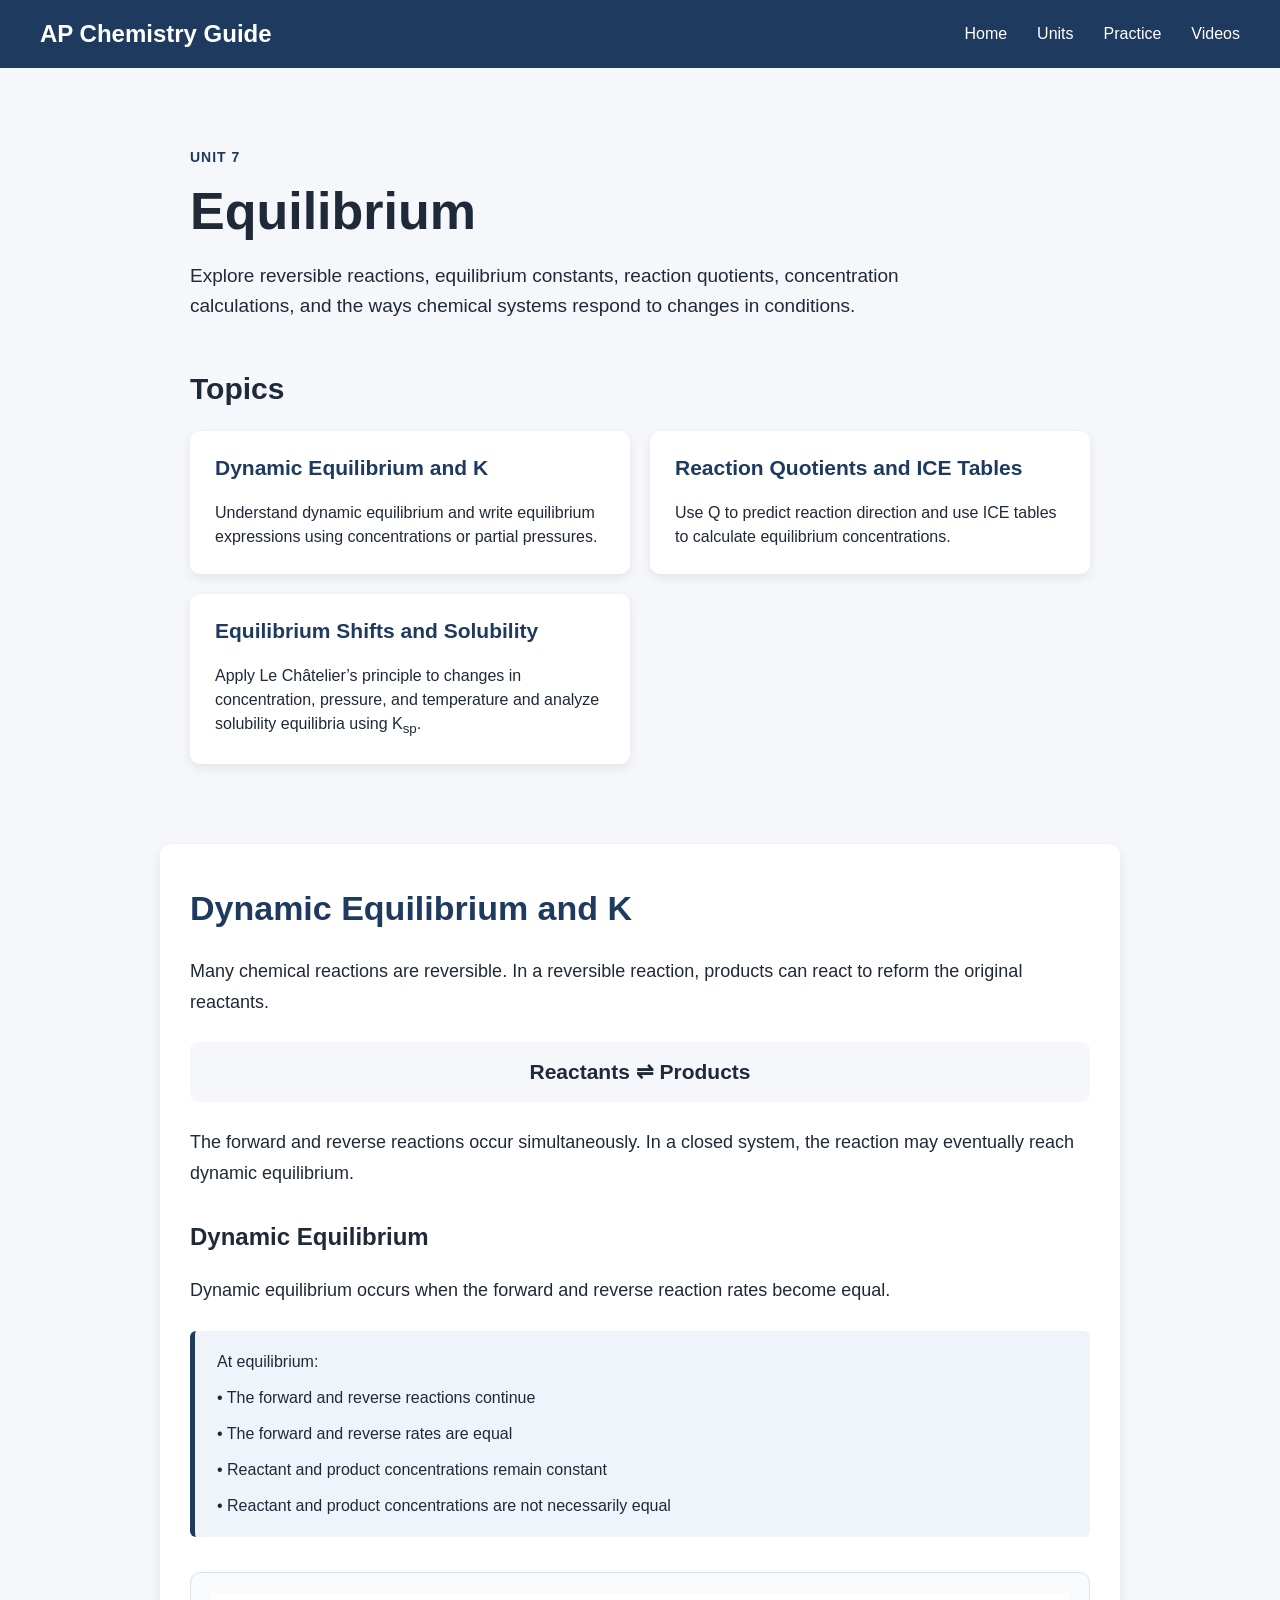
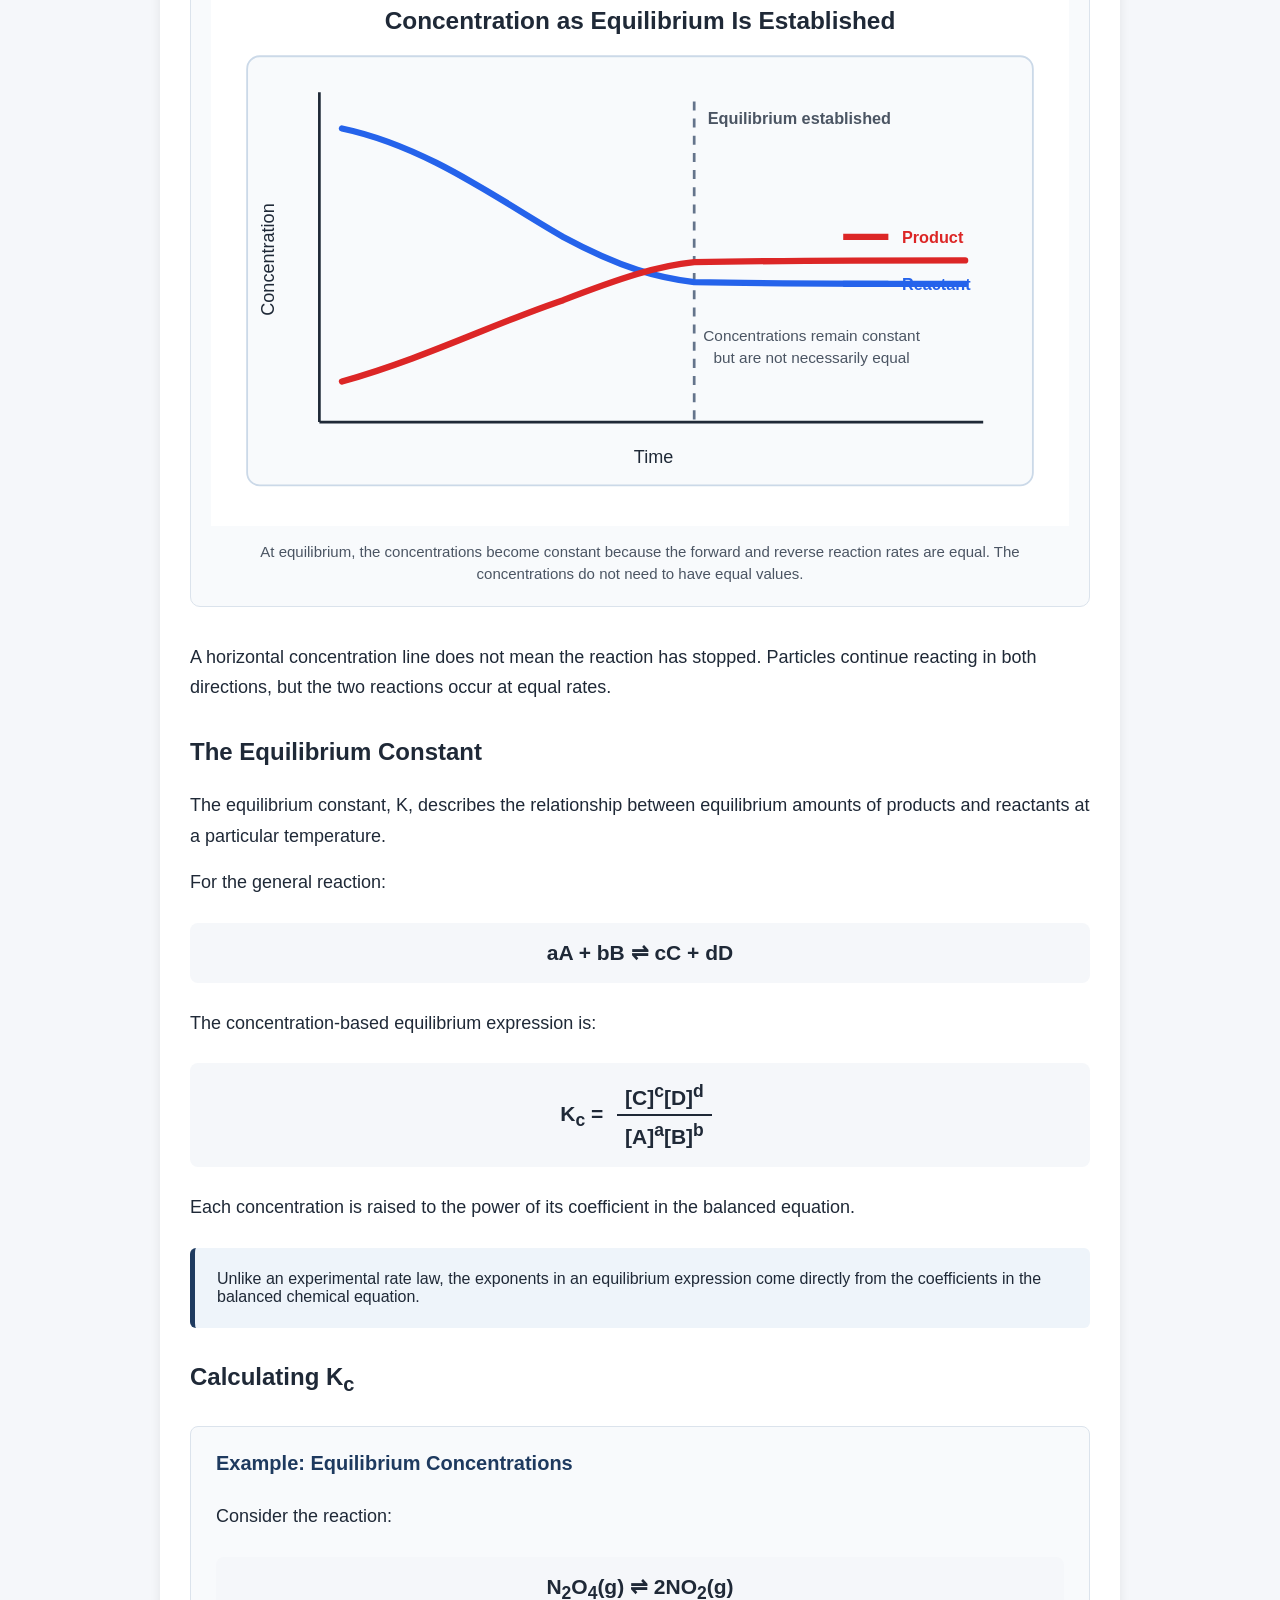
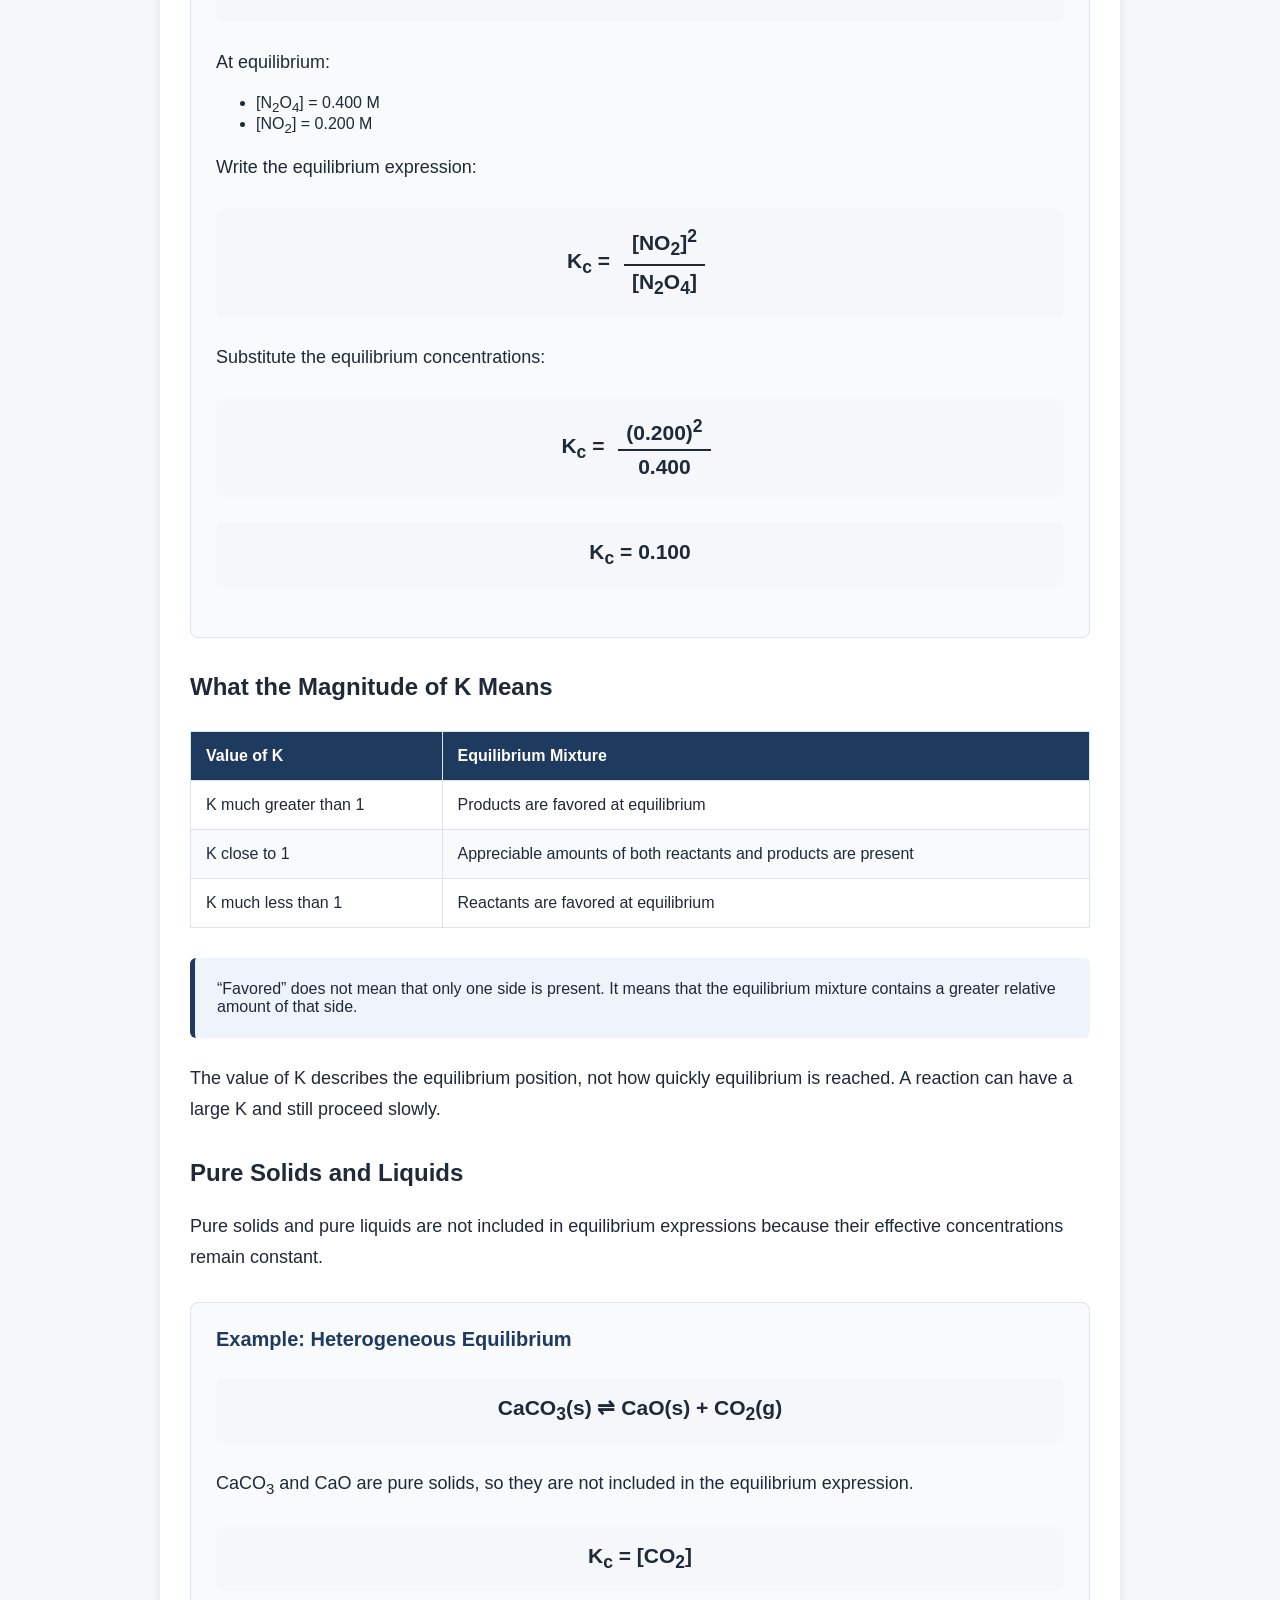
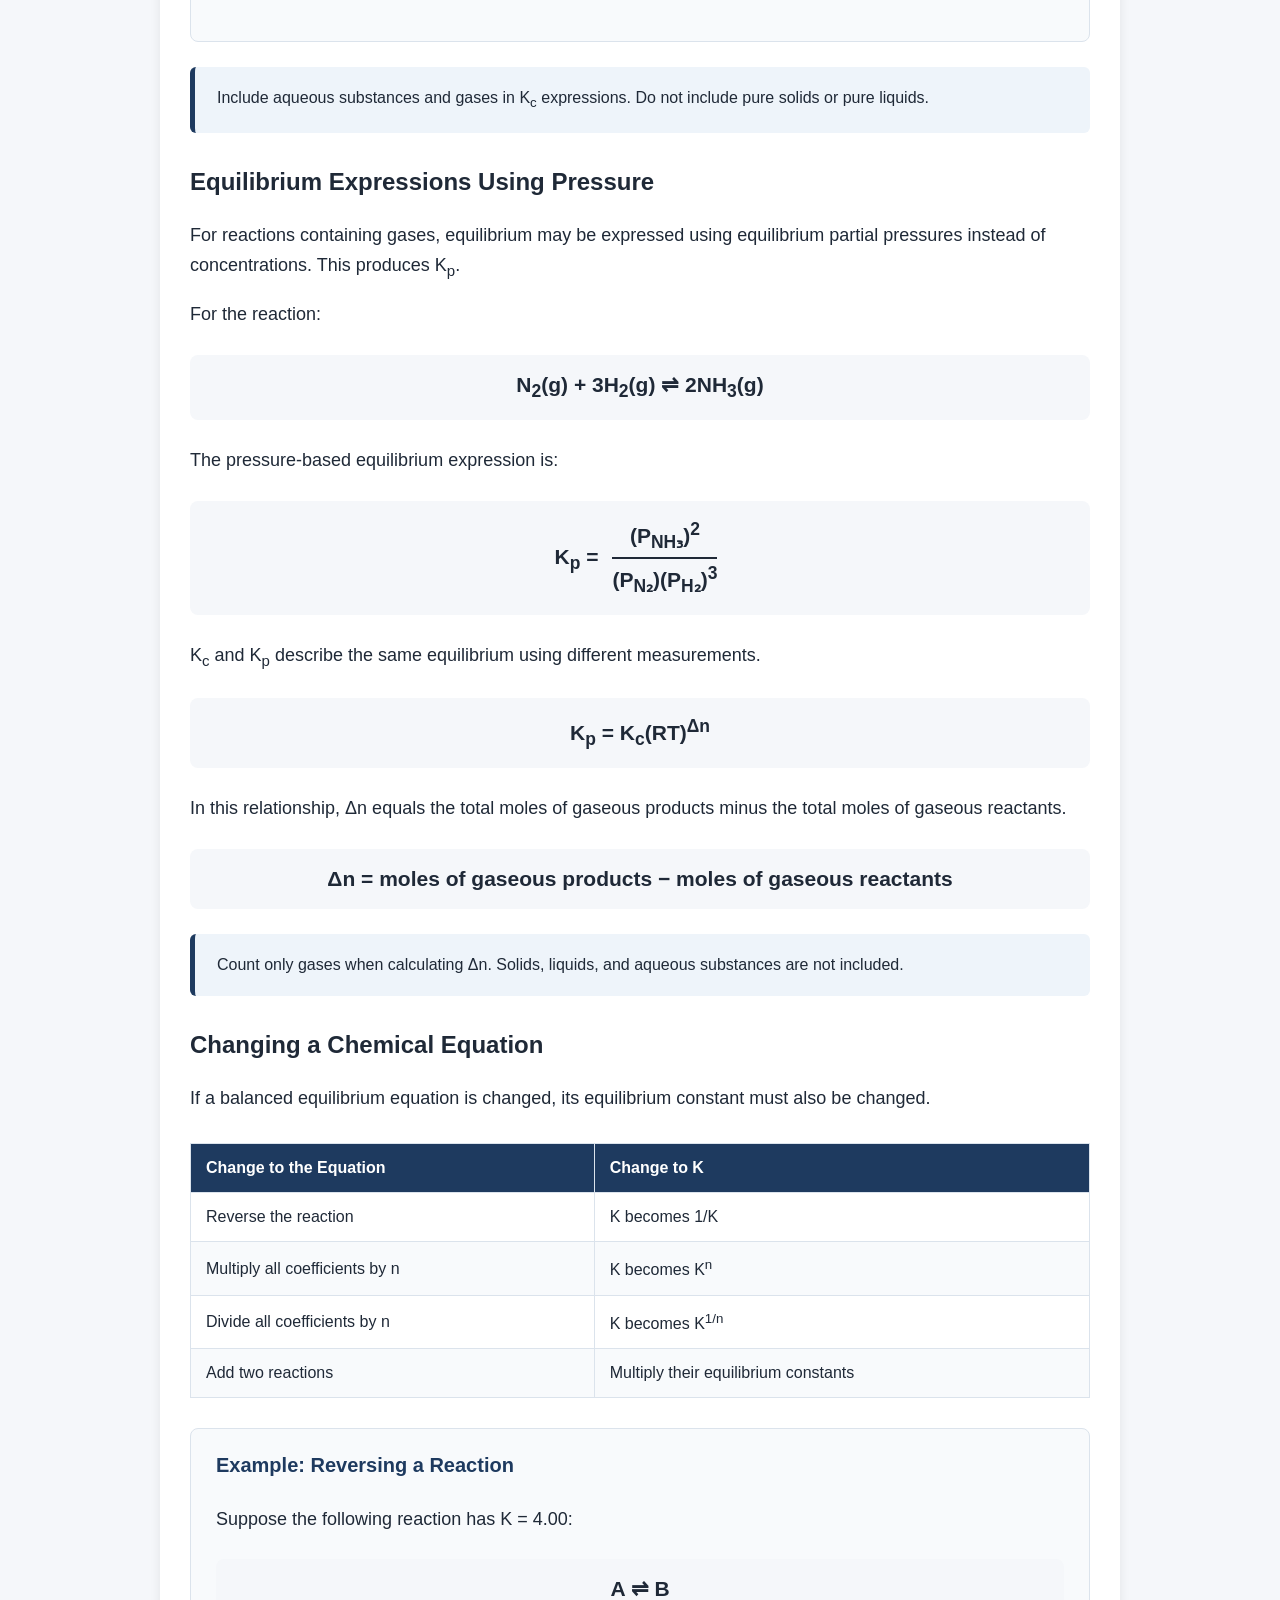
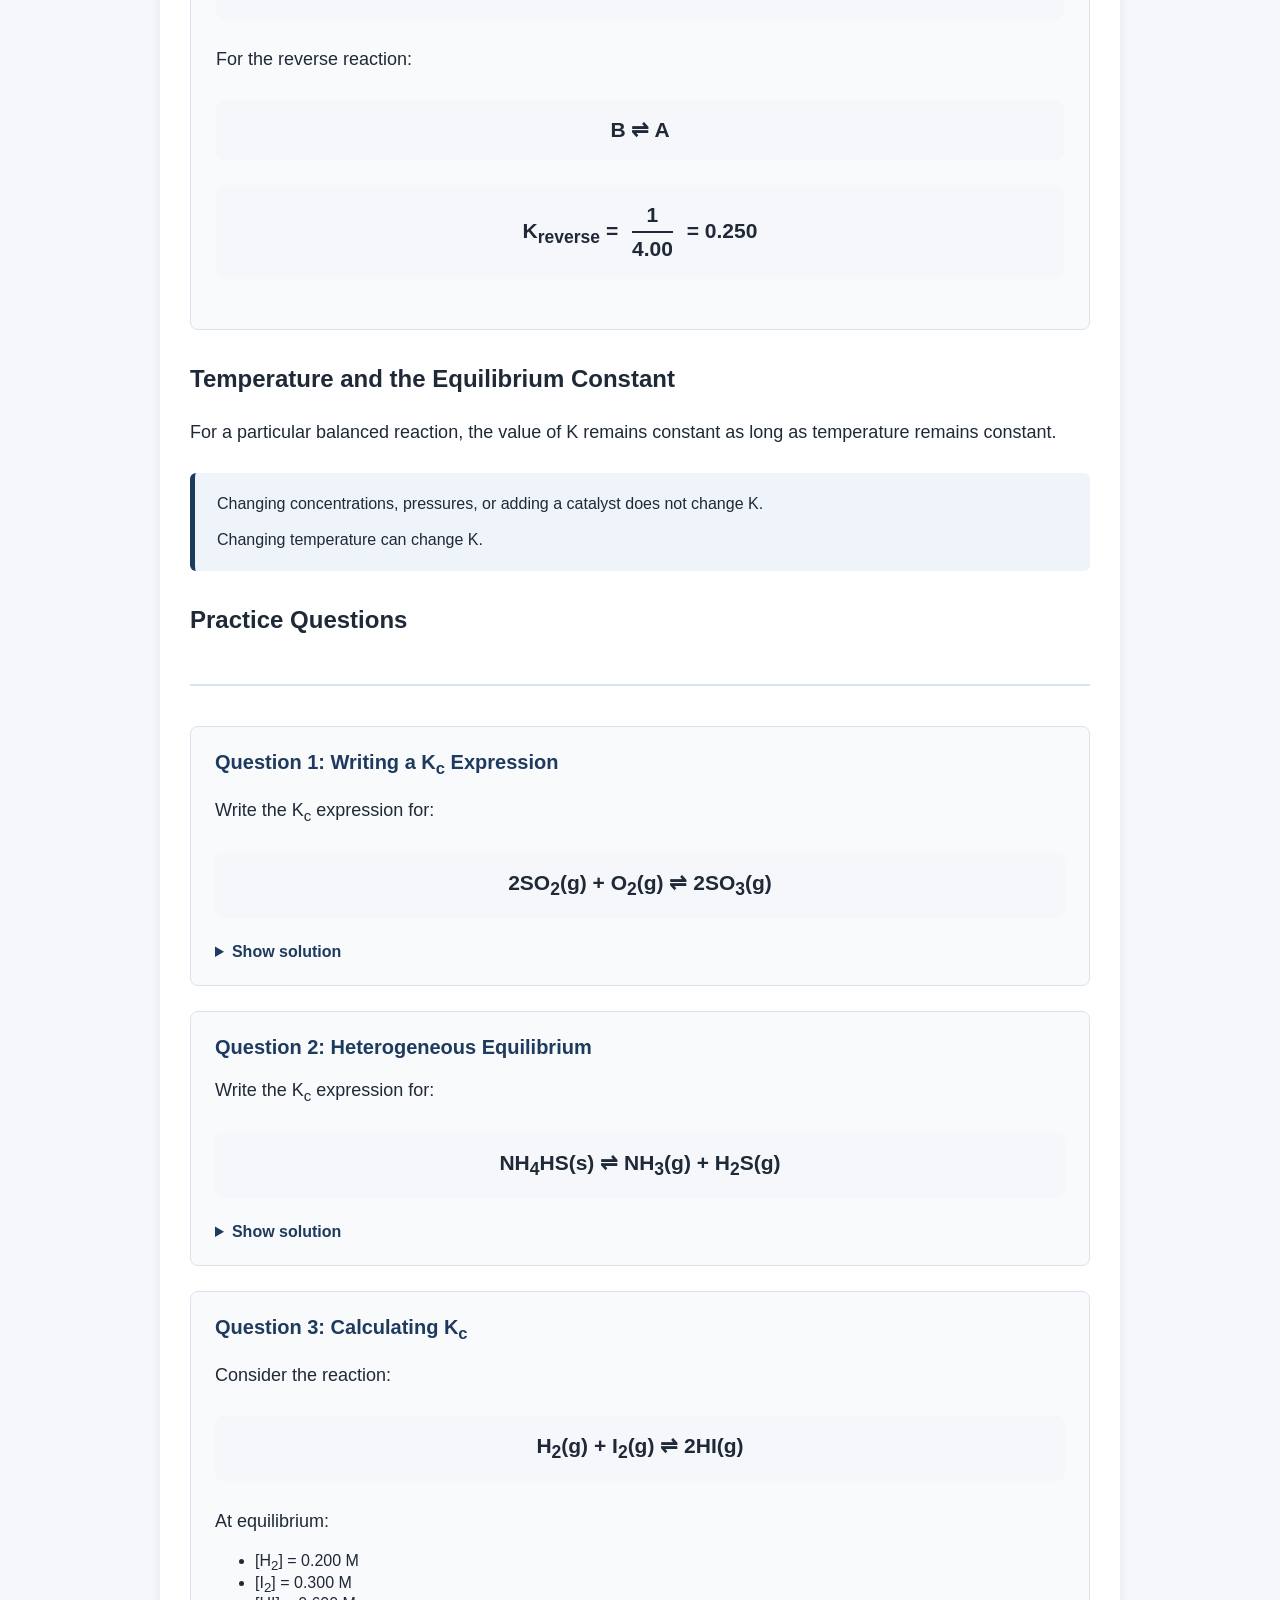
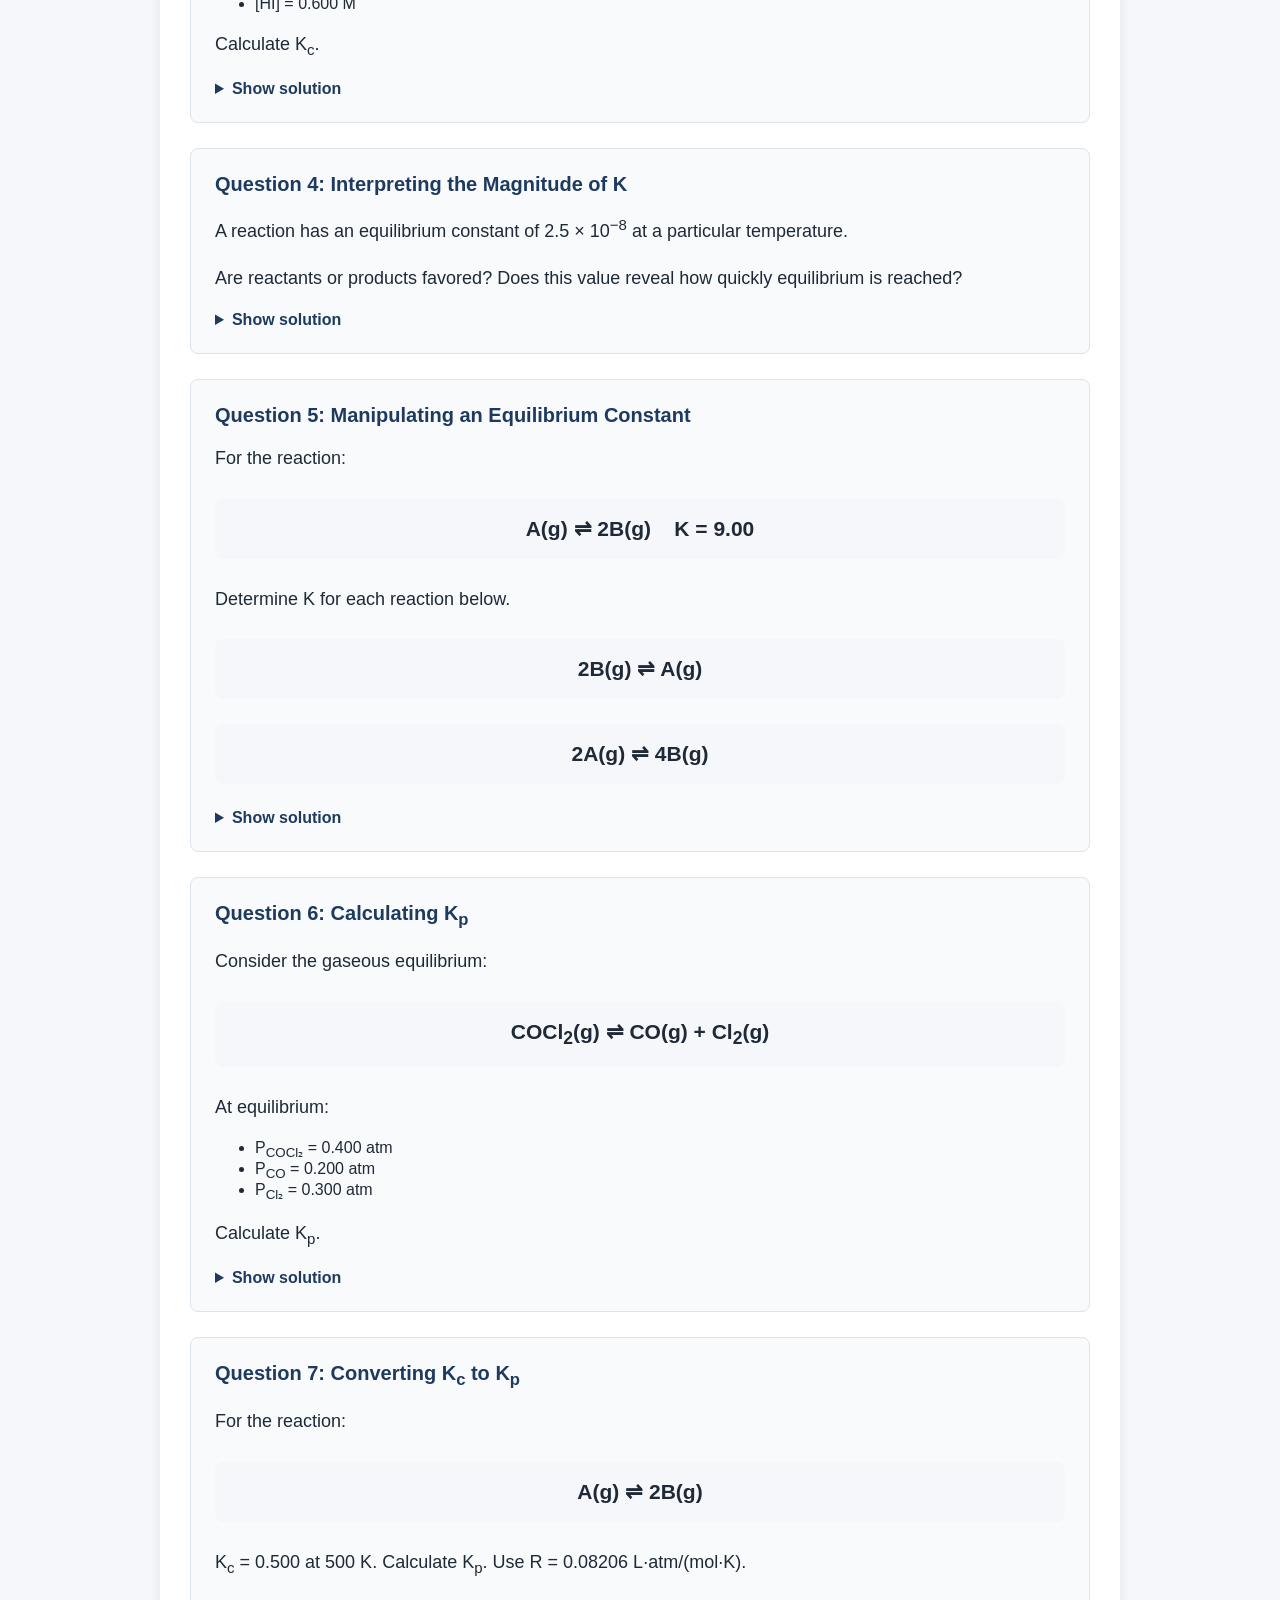
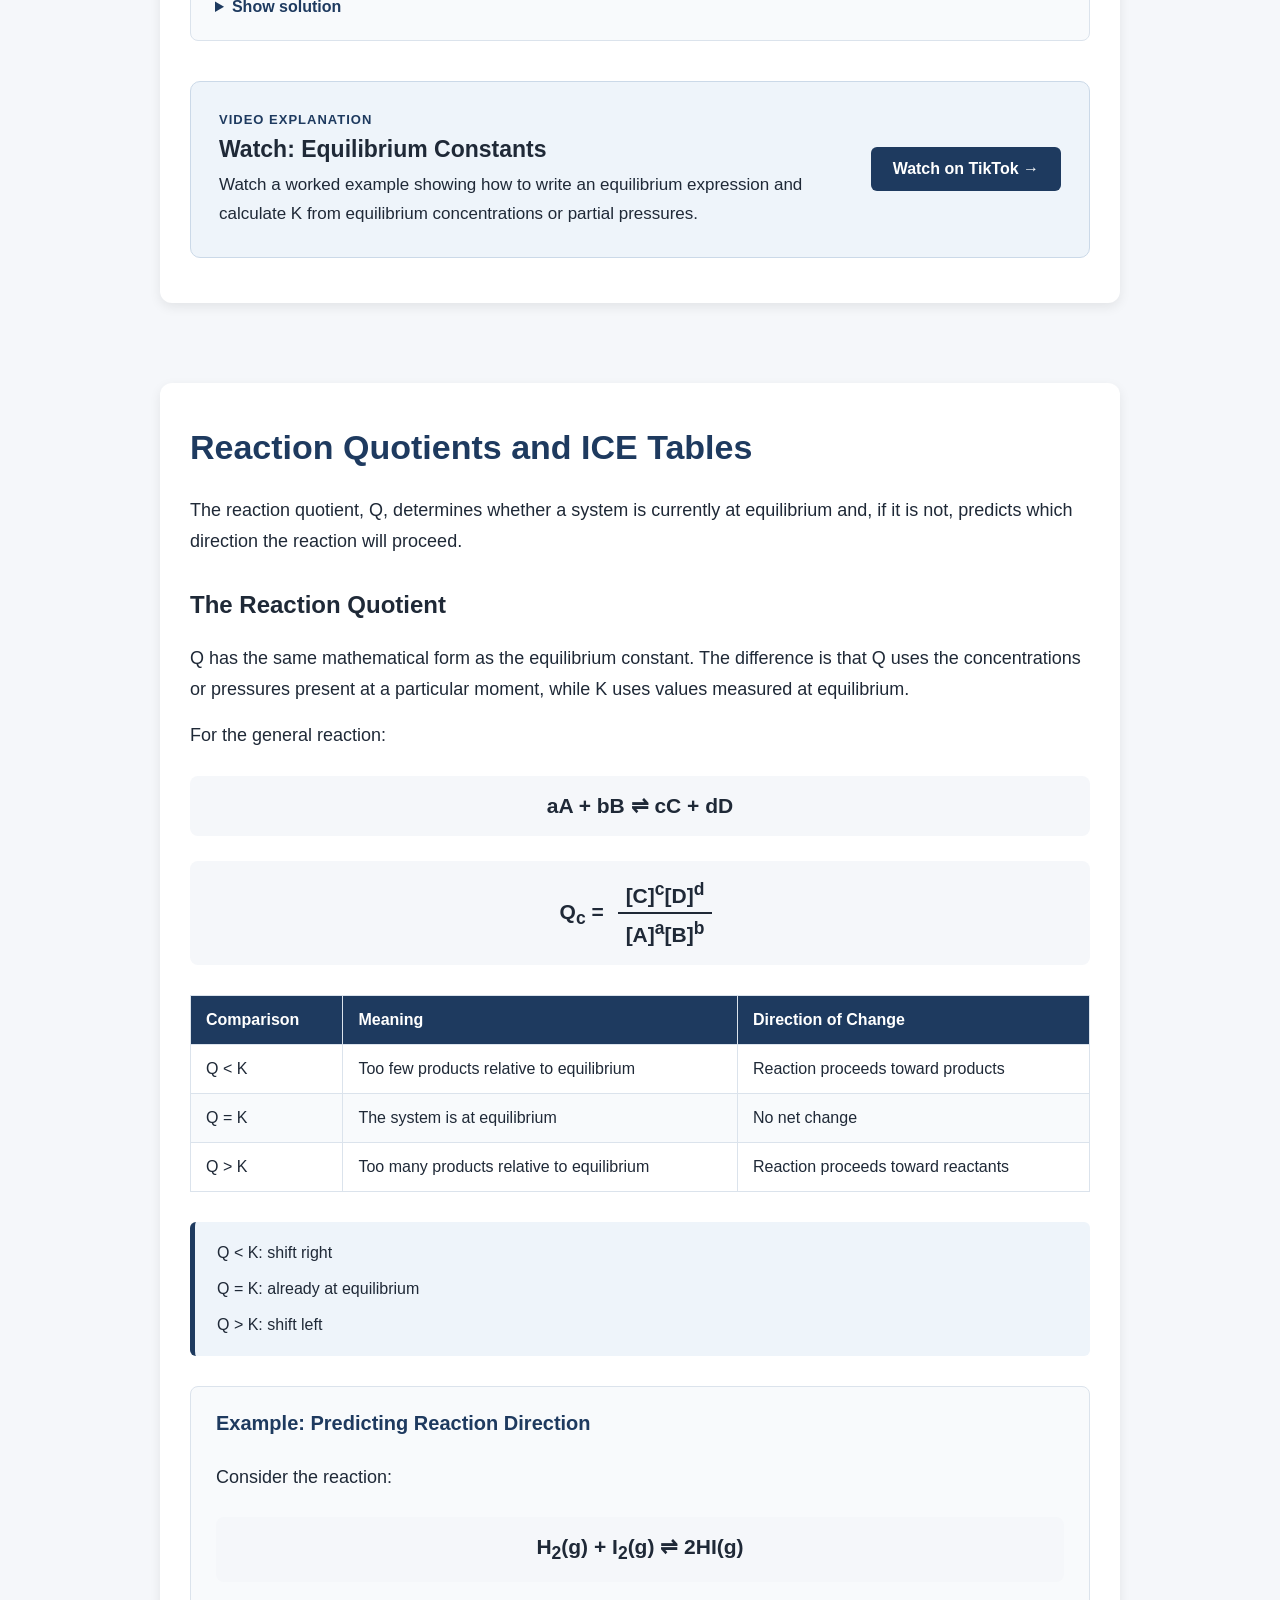
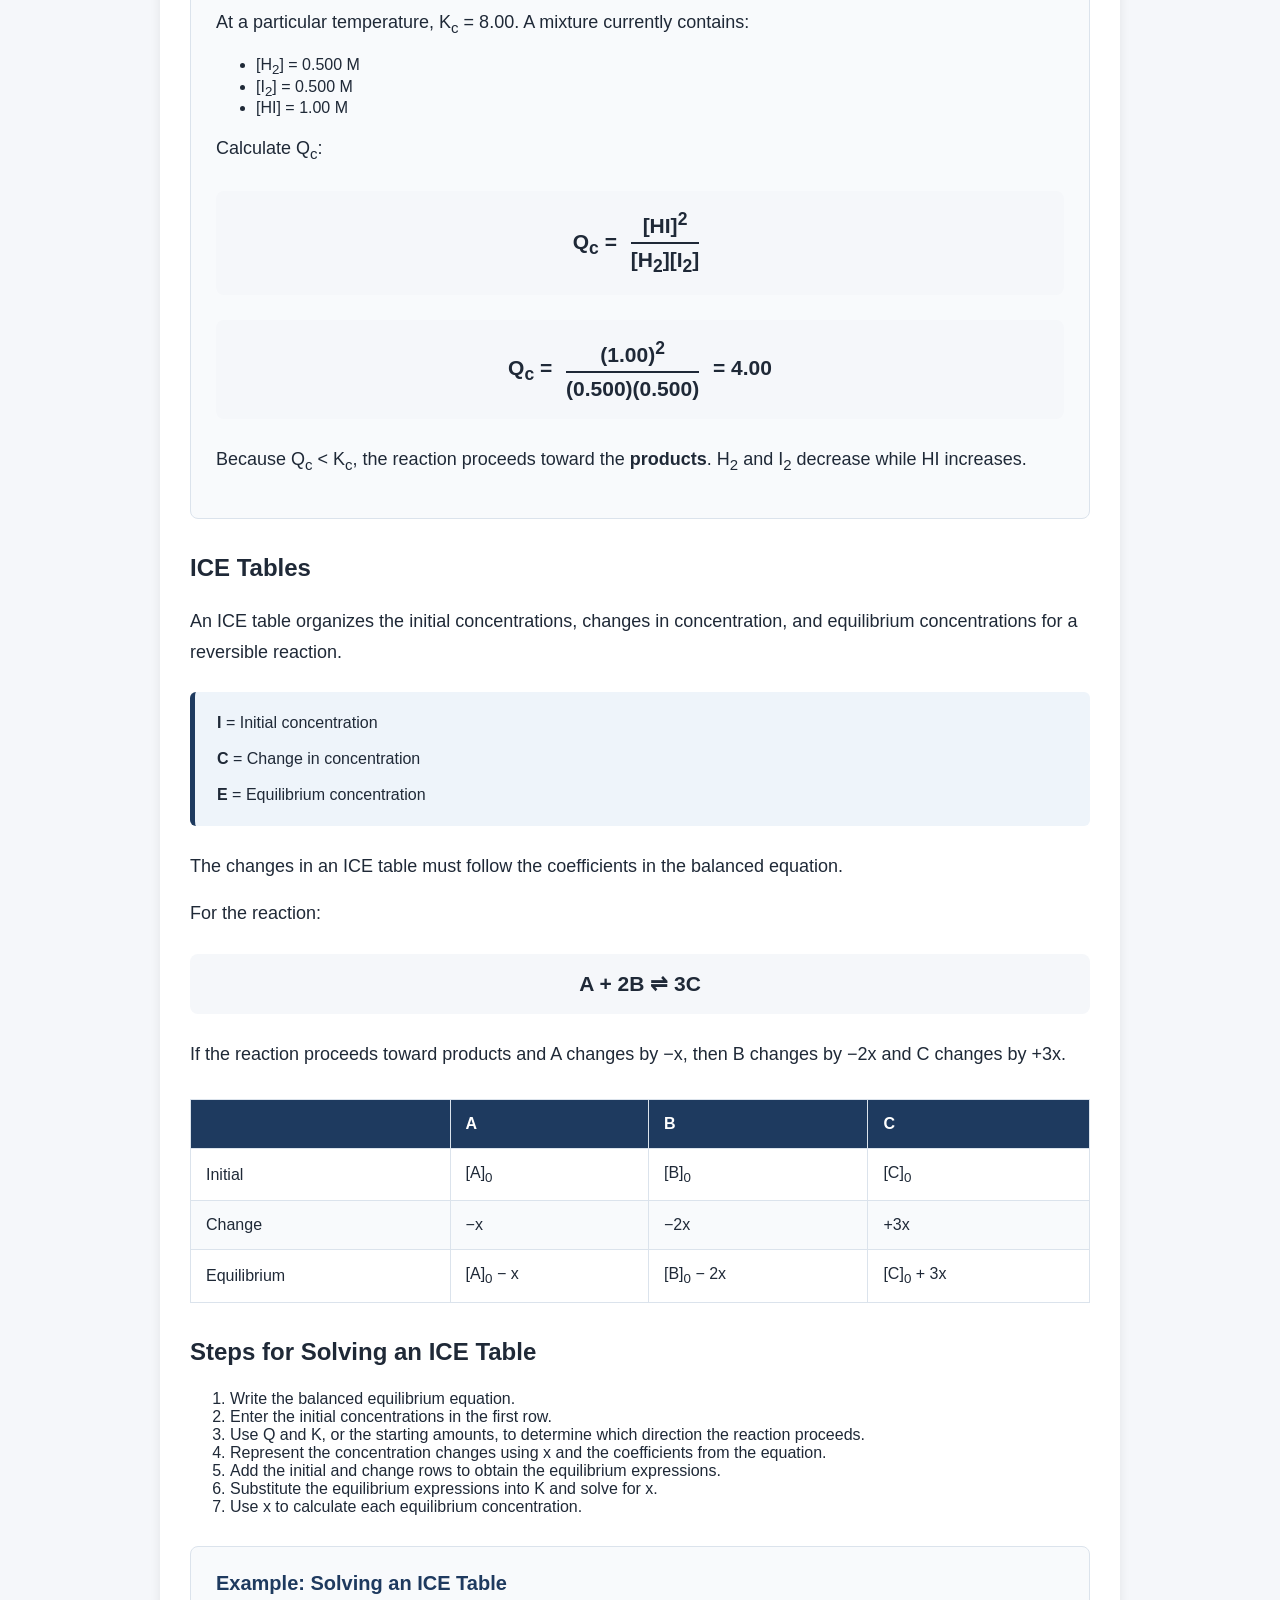
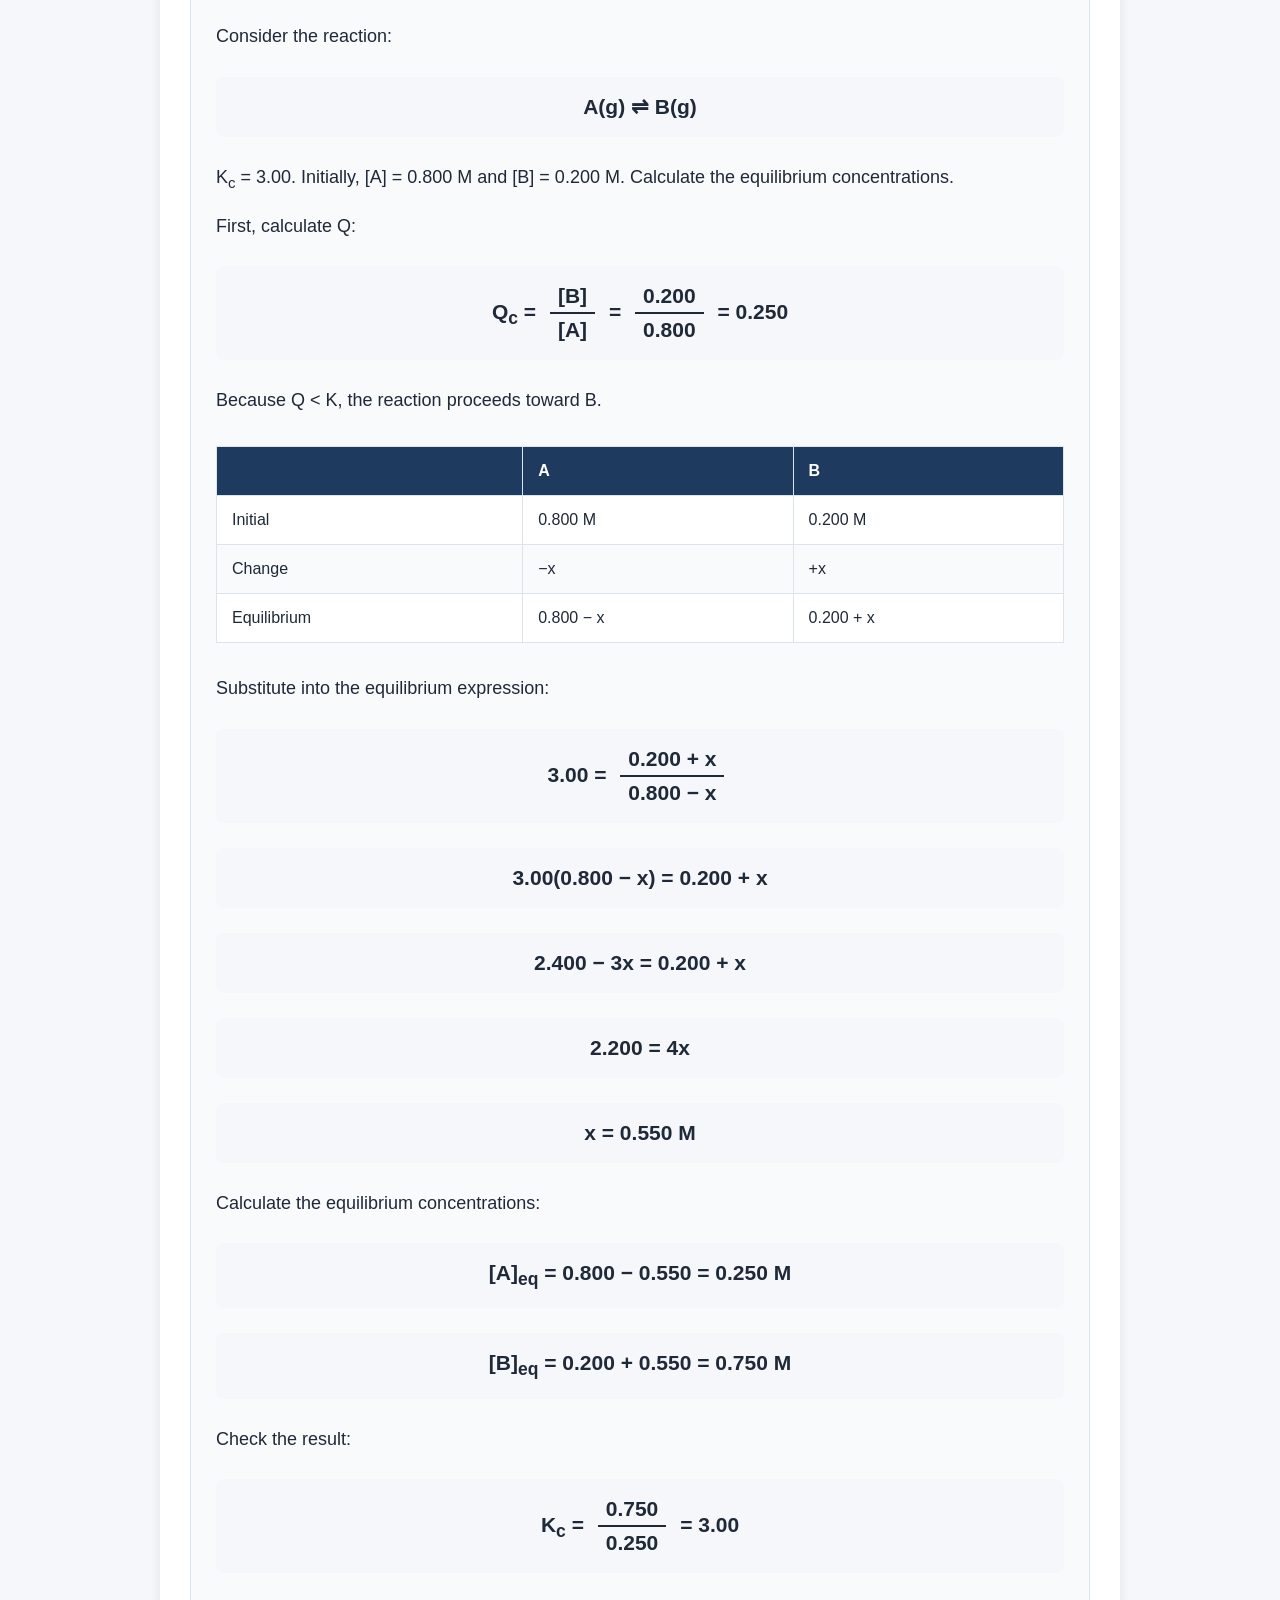
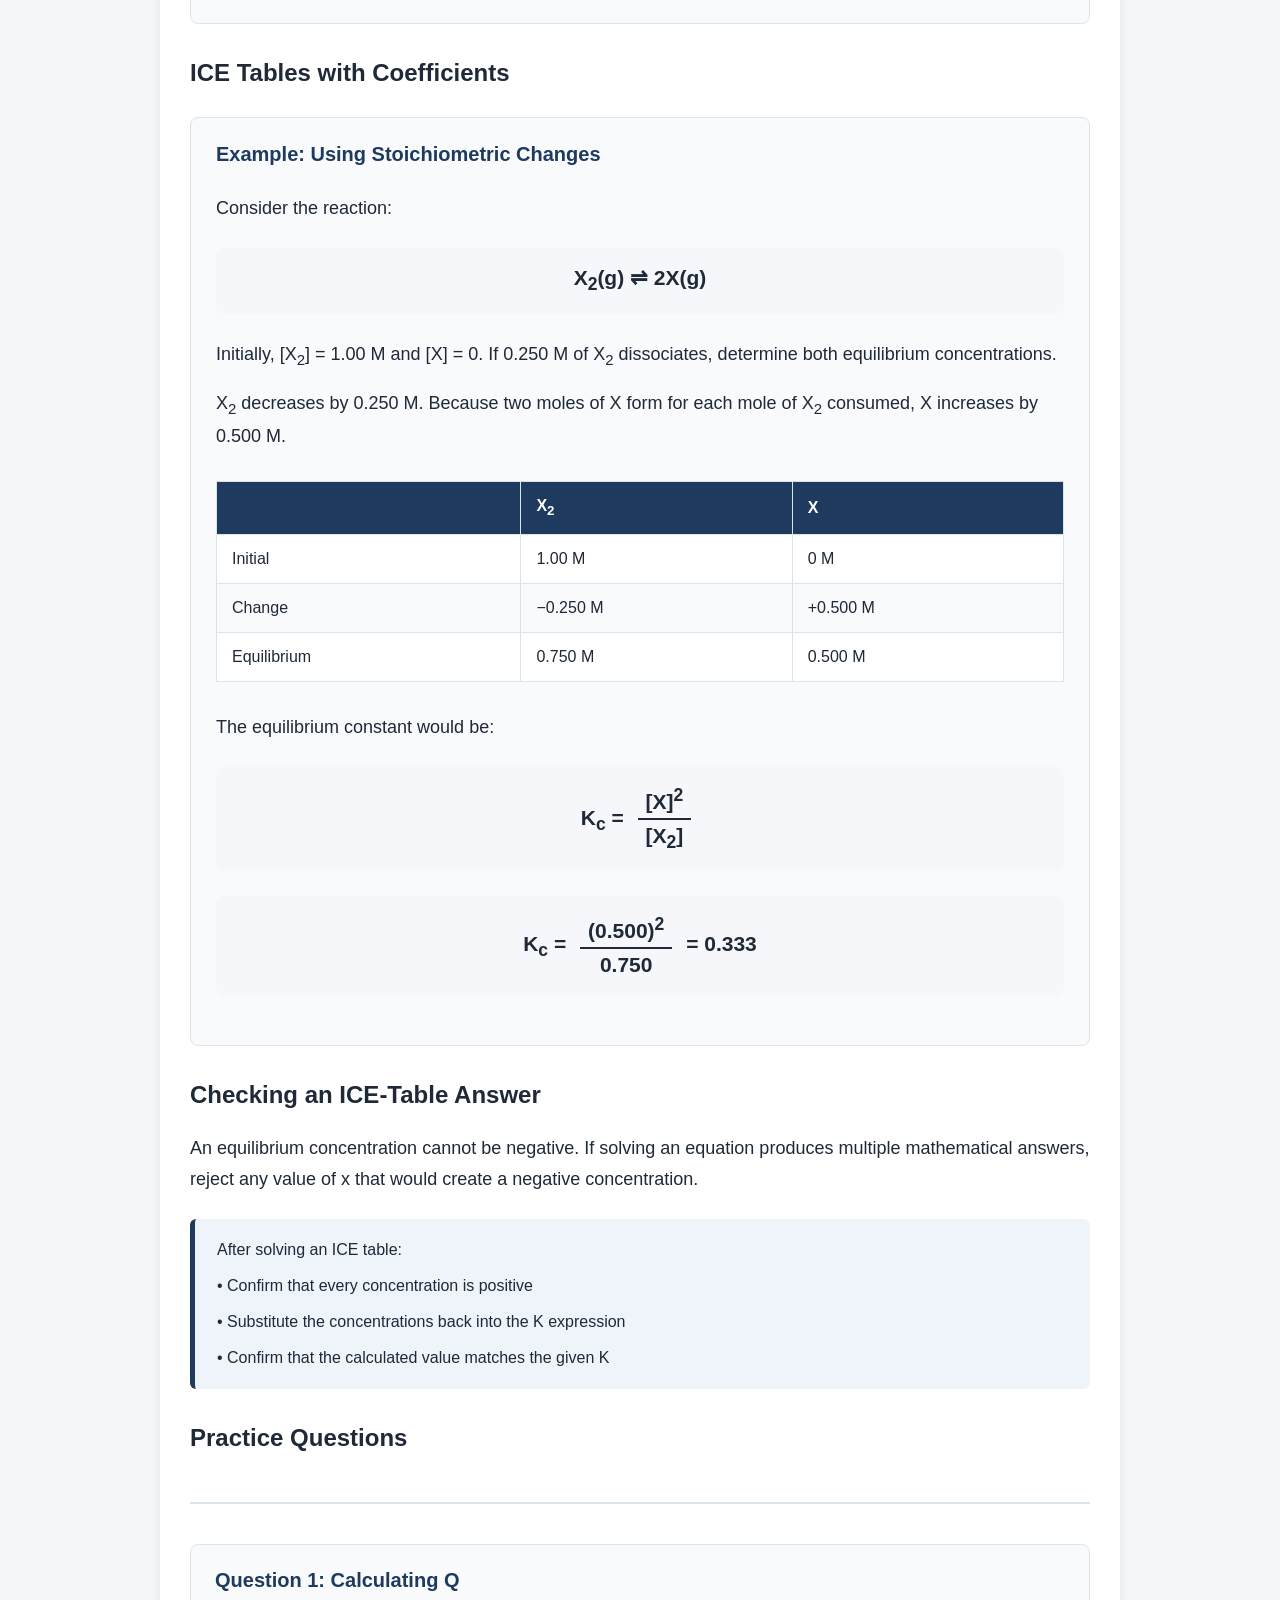
<file: units/unit-7.html>
<!DOCTYPE html>
<html lang="en">

<head>
    <!-- Google tag (gtag.js) -->
<script async src="https://www.googletagmanager.com/gtag/js?id=G-7LD7DHF69E"></script>
<script>
  window.dataLayer = window.dataLayer || [];
  function gtag(){dataLayer.push(arguments);}
  gtag('js', new Date());

  gtag('config', 'G-7LD7DHF69E');
</script>
    <meta charset="UTF-8">
    <meta name="viewport" content="width=device-width, initial-scale=1.0">

    <title>
        Unit 7 — Equilibrium | AP Chemistry Guide
    </title>

    <link rel="stylesheet" href="../style.css">
</head>

<body>

    <header>
        <nav>
            <a href="../index.html" class="logo">AP Chemistry Guide</a>

            <div class="nav-links">
                <a href="../index.html">Home</a>
                <a href="../index.html#units">Units</a>
                <a href="#">Practice</a>
                <a href="#">Videos</a>
            </div>
        </nav>
    </header>

    <main>

      <section class="unit-page">

    <span class="unit-number">UNIT 7</span>

    <h1>Equilibrium</h1>

    <p>
        Explore reversible reactions, equilibrium constants, reaction
        quotients, concentration calculations, and the ways chemical
        systems respond to changes in conditions.
    </p>

    <h2>Topics</h2>

    <div class="topic-list">

        <a href="#equilibrium-constants" class="topic-card">

            <h3>Dynamic Equilibrium and K</h3>

            <p>
                Understand dynamic equilibrium and write equilibrium
                expressions using concentrations or partial pressures.
            </p>

        </a>

        <a href="#equilibrium-calculations" class="topic-card">

            <h3>Reaction Quotients and ICE Tables</h3>

            <p>
                Use Q to predict reaction direction and use ICE tables
                to calculate equilibrium concentrations.
            </p>

        </a>

        <a href="#equilibrium-shifts" class="topic-card">

            <h3>Equilibrium Shifts and Solubility</h3>

            <p>
                Apply Le Châtelier’s principle to changes in
                concentration, pressure, and temperature and analyze
                solubility equilibria using K<sub>sp</sub>.
            </p>

        </a>

    </div>

</section>


<section id="equilibrium-constants" class="lesson">

    <h2>Dynamic Equilibrium and K</h2>

    <p>
        Many chemical reactions are reversible. In a reversible
        reaction, products can react to reform the original reactants.
    </p>

    <div class="equation">
        Reactants ⇌ Products
    </div>

    <p>
        The forward and reverse reactions occur simultaneously. In a
        closed system, the reaction may eventually reach dynamic
        equilibrium.
    </p>


    <h3>Dynamic Equilibrium</h3>

    <p>
        Dynamic equilibrium occurs when the forward and reverse
        reaction rates become equal.
    </p>

    <div class="key-concept">
        At equilibrium:
        <br><br>

        • The forward and reverse reactions continue
        <br><br>

        • The forward and reverse rates are equal
        <br><br>

        • Reactant and product concentrations remain constant
        <br><br>

        • Reactant and product concentrations are not necessarily equal
    </div>

    <figure class="chemistry-figure">

        <img
            src="../images/dynamic-equilibrium-graph.svg"
            alt="Graph showing reactant and product concentrations becoming constant when equilibrium is reached"
        >

        <figcaption>
            At equilibrium, the concentrations become constant because
            the forward and reverse reaction rates are equal. The
            concentrations do not need to have equal values.
        </figcaption>

    </figure>

    <p>
        A horizontal concentration line does not mean the reaction has
        stopped. Particles continue reacting in both directions, but
        the two reactions occur at equal rates.
    </p>


    <h3>The Equilibrium Constant</h3>

    <p>
        The equilibrium constant, K, describes the relationship between
        equilibrium amounts of products and reactants at a particular
        temperature.
    </p>

    <p>For the general reaction:</p>

    <div class="equation">
        aA + bB ⇌ cC + dD
    </div>

    <p>The concentration-based equilibrium expression is:</p>

    <div class="equation">
        K<sub>c</sub> =

        <span class="fraction">
            <span class="numerator">
                [C]<sup>c</sup>[D]<sup>d</sup>
            </span>
            <span class="denominator">
                [A]<sup>a</sup>[B]<sup>b</sup>
            </span>
        </span>
    </div>

    <p>
        Each concentration is raised to the power of its coefficient
        in the balanced equation.
    </p>

    <div class="key-concept">
        Unlike an experimental rate law, the exponents in an
        equilibrium expression come directly from the coefficients
        in the balanced chemical equation.
    </div>


    <h3>Calculating K<sub>c</sub></h3>

    <div class="example">

        <h4>Example: Equilibrium Concentrations</h4>

        <p>Consider the reaction:</p>

        <div class="equation">
            N<sub>2</sub>O<sub>4</sub>(g)
            ⇌ 2NO<sub>2</sub>(g)
        </div>

        <p>At equilibrium:</p>

        <ul>
            <li>[N<sub>2</sub>O<sub>4</sub>] = 0.400 M</li>
            <li>[NO<sub>2</sub>] = 0.200 M</li>
        </ul>

        <p>Write the equilibrium expression:</p>

        <div class="equation">
            K<sub>c</sub> =

            <span class="fraction">
                <span class="numerator">
                    [NO<sub>2</sub>]<sup>2</sup>
                </span>
                <span class="denominator">
                    [N<sub>2</sub>O<sub>4</sub>]
                </span>
            </span>
        </div>

        <p>Substitute the equilibrium concentrations:</p>

        <div class="equation">
            K<sub>c</sub> =

            <span class="fraction">
                <span class="numerator">
                    (0.200)<sup>2</sup>
                </span>
                <span class="denominator">
                    0.400
                </span>
            </span>
        </div>

        <div class="equation">
            K<sub>c</sub> = 0.100
        </div>

    </div>


    <h3>What the Magnitude of K Means</h3>

    <div class="table-container">

        <table class="particle-table">

            <thead>
                <tr>
                    <th>Value of K</th>
                    <th>Equilibrium Mixture</th>
                </tr>
            </thead>

            <tbody>

                <tr>
                    <td>K much greater than 1</td>
                    <td>Products are favored at equilibrium</td>
                </tr>

                <tr>
                    <td>K close to 1</td>
                    <td>
                        Appreciable amounts of both reactants and
                        products are present
                    </td>
                </tr>

                <tr>
                    <td>K much less than 1</td>
                    <td>Reactants are favored at equilibrium</td>
                </tr>

            </tbody>

        </table>

    </div>

    <div class="key-concept">
        “Favored” does not mean that only one side is present. It means
        that the equilibrium mixture contains a greater relative amount
        of that side.
    </div>

    <p>
        The value of K describes the equilibrium position, not how
        quickly equilibrium is reached. A reaction can have a large K
        and still proceed slowly.
    </p>


    <h3>Pure Solids and Liquids</h3>

    <p>
        Pure solids and pure liquids are not included in equilibrium
        expressions because their effective concentrations remain
        constant.
    </p>

    <div class="example">

        <h4>Example: Heterogeneous Equilibrium</h4>

        <div class="equation">
            CaCO<sub>3</sub>(s)
            ⇌ CaO(s) + CO<sub>2</sub>(g)
        </div>

        <p>
            CaCO<sub>3</sub> and CaO are pure solids, so they are not
            included in the equilibrium expression.
        </p>

        <div class="equation">
            K<sub>c</sub> = [CO<sub>2</sub>]
        </div>

    </div>

    <div class="key-concept">
        Include aqueous substances and gases in K<sub>c</sub>
        expressions. Do not include pure solids or pure liquids.
    </div>


    <h3>Equilibrium Expressions Using Pressure</h3>

    <p>
        For reactions containing gases, equilibrium may be expressed
        using equilibrium partial pressures instead of concentrations.
        This produces K<sub>p</sub>.
    </p>

    <p>For the reaction:</p>

    <div class="equation">
        N<sub>2</sub>(g) + 3H<sub>2</sub>(g)
        ⇌ 2NH<sub>3</sub>(g)
    </div>

    <p>The pressure-based equilibrium expression is:</p>

    <div class="equation">
        K<sub>p</sub> =

        <span class="fraction">
            <span class="numerator">
                (P<sub>NH₃</sub>)<sup>2</sup>
            </span>
            <span class="denominator">
                (P<sub>N₂</sub>)(P<sub>H₂</sub>)<sup>3</sup>
            </span>
        </span>
    </div>

    <p>
        K<sub>c</sub> and K<sub>p</sub> describe the same equilibrium
        using different measurements.
    </p>

    <div class="equation">
        K<sub>p</sub> = K<sub>c</sub>(RT)<sup>Δn</sup>
    </div>

    <p>
        In this relationship, Δn equals the total moles of gaseous
        products minus the total moles of gaseous reactants.
    </p>

    <div class="equation">
        Δn =
        moles of gaseous products
        −
        moles of gaseous reactants
    </div>

    <div class="key-concept">
        Count only gases when calculating Δn. Solids, liquids, and
        aqueous substances are not included.
    </div>


    <h3>Changing a Chemical Equation</h3>

    <p>
        If a balanced equilibrium equation is changed, its equilibrium
        constant must also be changed.
    </p>

    <div class="table-container">

        <table class="particle-table">

            <thead>
                <tr>
                    <th>Change to the Equation</th>
                    <th>Change to K</th>
                </tr>
            </thead>

            <tbody>

                <tr>
                    <td>Reverse the reaction</td>
                    <td>K becomes 1/K</td>
                </tr>

                <tr>
                    <td>Multiply all coefficients by n</td>
                    <td>K becomes K<sup>n</sup></td>
                </tr>

                <tr>
                    <td>Divide all coefficients by n</td>
                    <td>K becomes K<sup>1/n</sup></td>
                </tr>

                <tr>
                    <td>Add two reactions</td>
                    <td>Multiply their equilibrium constants</td>
                </tr>

            </tbody>

        </table>

    </div>


    <div class="example">

        <h4>Example: Reversing a Reaction</h4>

        <p>Suppose the following reaction has K = 4.00:</p>

        <div class="equation">
            A ⇌ B
        </div>

        <p>For the reverse reaction:</p>

        <div class="equation">
            B ⇌ A
        </div>

        <div class="equation">
            K<sub>reverse</sub> =

            <span class="fraction">
                <span class="numerator">
                    1
                </span>
                <span class="denominator">
                    4.00
                </span>
            </span>

            = 0.250
        </div>

    </div>


    <h3>Temperature and the Equilibrium Constant</h3>

    <p>
        For a particular balanced reaction, the value of K remains
        constant as long as temperature remains constant.
    </p>

    <div class="key-concept">
        Changing concentrations, pressures, or adding a catalyst does
        not change K.
        <br><br>

        Changing temperature can change K.
    </div>

    <h3>Practice Questions</h3>

<div class="practice-section">

    <div class="practice-question">

        <h4>Question 1: Writing a K<sub>c</sub> Expression</h4>

        <p>Write the K<sub>c</sub> expression for:</p>

        <div class="equation">
            2SO<sub>2</sub>(g) + O<sub>2</sub>(g)
            ⇌ 2SO<sub>3</sub>(g)
        </div>

        <details>
            <summary>Show solution</summary>

            <div class="solution">

                <p>
                    Place the product concentration in the numerator
                    and reactant concentrations in the denominator.
                    Use the coefficients as exponents.
                </p>

                <div class="equation">
                    K<sub>c</sub> =

                    <span class="fraction">
                        <span class="numerator">
                            [SO<sub>3</sub>]<sup>2</sup>
                        </span>
                        <span class="denominator">
                            [SO<sub>2</sub>]<sup>2</sup>[O<sub>2</sub>]
                        </span>
                    </span>
                </div>

            </div>
        </details>

    </div>


    <div class="practice-question">

        <h4>Question 2: Heterogeneous Equilibrium</h4>

        <p>Write the K<sub>c</sub> expression for:</p>

        <div class="equation">
            NH<sub>4</sub>HS(s)
            ⇌ NH<sub>3</sub>(g) + H<sub>2</sub>S(g)
        </div>

        <details>
            <summary>Show solution</summary>

            <div class="solution">

                <p>
                    NH<sub>4</sub>HS is a pure solid, so it is not
                    included in the equilibrium expression.
                </p>

                <div class="equation">
                    K<sub>c</sub>
                    = [NH<sub>3</sub>][H<sub>2</sub>S]
                </div>

            </div>
        </details>

    </div>


    <div class="practice-question">

        <h4>Question 3: Calculating K<sub>c</sub></h4>

        <p>Consider the reaction:</p>

        <div class="equation">
            H<sub>2</sub>(g) + I<sub>2</sub>(g)
            ⇌ 2HI(g)
        </div>

        <p>At equilibrium:</p>

        <ul>
            <li>[H<sub>2</sub>] = 0.200 M</li>
            <li>[I<sub>2</sub>] = 0.300 M</li>
            <li>[HI] = 0.600 M</li>
        </ul>

        <p>Calculate K<sub>c</sub>.</p>

        <details>
            <summary>Show solution</summary>

            <div class="solution">

                <p>Write the equilibrium expression:</p>

                <div class="equation">
                    K<sub>c</sub> =

                    <span class="fraction">
                        <span class="numerator">
                            [HI]<sup>2</sup>
                        </span>
                        <span class="denominator">
                            [H<sub>2</sub>][I<sub>2</sub>]
                        </span>
                    </span>
                </div>

                <p>Substitute the equilibrium concentrations:</p>

                <div class="equation">
                    K<sub>c</sub> =

                    <span class="fraction">
                        <span class="numerator">
                            (0.600)<sup>2</sup>
                        </span>
                        <span class="denominator">
                            (0.200)(0.300)
                        </span>
                    </span>
                </div>

                <div class="equation">
                    K<sub>c</sub> =

                    <span class="fraction">
                        <span class="numerator">
                            0.360
                        </span>
                        <span class="denominator">
                            0.0600
                        </span>
                    </span>

                    = 6.00
                </div>

                <p>
                    Because K is greater than 1, products are favored
                    at equilibrium.
                </p>

            </div>
        </details>

    </div>


    <div class="practice-question">

        <h4>Question 4: Interpreting the Magnitude of K</h4>

        <p>
            A reaction has an equilibrium constant of
            2.5 × 10<sup>−8</sup> at a particular temperature.
        </p>

        <p>
            Are reactants or products favored? Does this value reveal
            how quickly equilibrium is reached?
        </p>

        <details>
            <summary>Show solution</summary>

            <div class="solution">

                <p>
                    Because K is much smaller than 1,
                    <strong>reactants are strongly favored</strong>.
                    The equilibrium mixture contains relatively little
                    product.
                </p>

                <p>
                    The value of K does not provide information about
                    reaction speed. It describes the equilibrium
                    position, not how quickly equilibrium is reached.
                </p>

            </div>
        </details>

    </div>


    <div class="practice-question">

        <h4>Question 5: Manipulating an Equilibrium Constant</h4>

        <p>For the reaction:</p>

        <div class="equation">
            A(g) ⇌ 2B(g)
            &nbsp;&nbsp;
            K = 9.00
        </div>

        <p>Determine K for each reaction below.</p>

        <div class="equation">
            2B(g) ⇌ A(g)
        </div>

        <div class="equation">
            2A(g) ⇌ 4B(g)
        </div>

        <details>
            <summary>Show solution</summary>

            <div class="solution">

                <p>
                    The first reaction is the reverse of the original,
                    so take the reciprocal of K.
                </p>

                <div class="equation">
                    K<sub>reverse</sub> =

                    <span class="fraction">
                        <span class="numerator">
                            1
                        </span>
                        <span class="denominator">
                            9.00
                        </span>
                    </span>

                    = 0.111
                </div>

                <p>
                    In the second reaction, every coefficient has been
                    multiplied by two. Square the original K.
                </p>

                <div class="equation">
                    K<sub>new</sub> = (9.00)<sup>2</sup> = 81.0
                </div>

            </div>
        </details>

    </div>


    <div class="practice-question">

        <h4>Question 6: Calculating K<sub>p</sub></h4>

        <p>Consider the gaseous equilibrium:</p>

        <div class="equation">
            COCl<sub>2</sub>(g)
            ⇌ CO(g) + Cl<sub>2</sub>(g)
        </div>

        <p>At equilibrium:</p>

        <ul>
            <li>
                P<sub>COCl₂</sub> = 0.400 atm
            </li>

            <li>
                P<sub>CO</sub> = 0.200 atm
            </li>

            <li>
                P<sub>Cl₂</sub> = 0.300 atm
            </li>
        </ul>

        <p>Calculate K<sub>p</sub>.</p>

        <details>
            <summary>Show solution</summary>

            <div class="solution">

                <div class="equation">
                    K<sub>p</sub> =

                    <span class="fraction">
                        <span class="numerator">
                            (P<sub>CO</sub>)(P<sub>Cl₂</sub>)
                        </span>
                        <span class="denominator">
                            P<sub>COCl₂</sub>
                        </span>
                    </span>
                </div>

                <div class="equation">
                    K<sub>p</sub> =

                    <span class="fraction">
                        <span class="numerator">
                            (0.200)(0.300)
                        </span>
                        <span class="denominator">
                            0.400
                        </span>
                    </span>
                </div>

                <div class="equation">
                    K<sub>p</sub> = 0.150
                </div>

            </div>
        </details>

    </div>


    <div class="practice-question">

        <h4>Question 7: Converting K<sub>c</sub> to K<sub>p</sub></h4>

        <p>For the reaction:</p>

        <div class="equation">
            A(g) ⇌ 2B(g)
        </div>

        <p>
            K<sub>c</sub> = 0.500 at 500 K. Calculate K<sub>p</sub>.
            Use R = 0.08206 L·atm/(mol·K).
        </p>

        <details>
            <summary>Show solution</summary>

            <div class="solution">

                <p>First, determine Δn:</p>

                <div class="equation">
                    Δn = 2 − 1 = 1
                </div>

                <p>Use the conversion equation:</p>

                <div class="equation">
                    K<sub>p</sub>
                    = K<sub>c</sub>(RT)<sup>Δn</sup>
                </div>

                <div class="equation">
                    K<sub>p</sub>
                    = (0.500)
                    [(0.08206)(500)]<sup>1</sup>
                </div>

                <div class="equation">
                    K<sub>p</sub> = 20.5
                </div>

            </div>
        </details>

    </div>

</div>


<div class="video-resource">

    <div class="video-text">

        <span class="video-label">VIDEO EXPLANATION</span>

        <h3>Watch: Equilibrium Constants</h3>

        <p>
            Watch a worked example showing how to write an equilibrium
            expression and calculate K from equilibrium concentrations
            or partial pressures.
        </p>

    </div>

    <a
        href="#"
        class="video-button"
        target="_blank"
        rel="noopener noreferrer"
    >
        Watch on TikTok →
    </a>

</div>

</section>


<section id="equilibrium-calculations" class="lesson">

    <h2>Reaction Quotients and ICE Tables</h2>

    <p>
        The reaction quotient, Q, determines whether a system is
        currently at equilibrium and, if it is not, predicts which
        direction the reaction will proceed.
    </p>


    <h3>The Reaction Quotient</h3>

    <p>
        Q has the same mathematical form as the equilibrium constant.
        The difference is that Q uses the concentrations or pressures
        present at a particular moment, while K uses values measured
        at equilibrium.
    </p>

    <p>For the general reaction:</p>

    <div class="equation">
        aA + bB ⇌ cC + dD
    </div>

    <div class="equation">
        Q<sub>c</sub> =

        <span class="fraction">
            <span class="numerator">
                [C]<sup>c</sup>[D]<sup>d</sup>
            </span>
            <span class="denominator">
                [A]<sup>a</sup>[B]<sup>b</sup>
            </span>
        </span>
    </div>

    <div class="table-container">

        <table class="particle-table">

            <thead>
                <tr>
                    <th>Comparison</th>
                    <th>Meaning</th>
                    <th>Direction of Change</th>
                </tr>
            </thead>

            <tbody>

                <tr>
                    <td>Q &lt; K</td>
                    <td>Too few products relative to equilibrium</td>
                    <td>Reaction proceeds toward products</td>
                </tr>

                <tr>
                    <td>Q = K</td>
                    <td>The system is at equilibrium</td>
                    <td>No net change</td>
                </tr>

                <tr>
                    <td>Q &gt; K</td>
                    <td>Too many products relative to equilibrium</td>
                    <td>Reaction proceeds toward reactants</td>
                </tr>

            </tbody>

        </table>

    </div>

    <div class="key-concept">
        Q &lt; K: shift right
        <br><br>

        Q = K: already at equilibrium
        <br><br>

        Q &gt; K: shift left
    </div>


    <div class="example">

        <h4>Example: Predicting Reaction Direction</h4>

        <p>Consider the reaction:</p>

        <div class="equation">
            H<sub>2</sub>(g) + I<sub>2</sub>(g)
            ⇌ 2HI(g)
        </div>

        <p>
            At a particular temperature, K<sub>c</sub> = 8.00.
            A mixture currently contains:
        </p>

        <ul>
            <li>[H<sub>2</sub>] = 0.500 M</li>
            <li>[I<sub>2</sub>] = 0.500 M</li>
            <li>[HI] = 1.00 M</li>
        </ul>

        <p>Calculate Q<sub>c</sub>:</p>

        <div class="equation">
            Q<sub>c</sub> =

            <span class="fraction">
                <span class="numerator">
                    [HI]<sup>2</sup>
                </span>
                <span class="denominator">
                    [H<sub>2</sub>][I<sub>2</sub>]
                </span>
            </span>
        </div>

        <div class="equation">
            Q<sub>c</sub> =

            <span class="fraction">
                <span class="numerator">
                    (1.00)<sup>2</sup>
                </span>
                <span class="denominator">
                    (0.500)(0.500)
                </span>
            </span>

            = 4.00
        </div>

        <p>
            Because Q<sub>c</sub> &lt; K<sub>c</sub>, the reaction
            proceeds toward the <strong>products</strong>.
            H<sub>2</sub> and I<sub>2</sub> decrease while HI
            increases.
        </p>

    </div>


    <h3>ICE Tables</h3>

    <p>
        An ICE table organizes the initial concentrations, changes in
        concentration, and equilibrium concentrations for a reversible
        reaction.
    </p>

    <div class="key-concept">
        <strong>I</strong> = Initial concentration
        <br><br>

        <strong>C</strong> = Change in concentration
        <br><br>

        <strong>E</strong> = Equilibrium concentration
    </div>

    <p>
        The changes in an ICE table must follow the coefficients in the
        balanced equation.
    </p>

    <p>For the reaction:</p>

    <div class="equation">
        A + 2B ⇌ 3C
    </div>

    <p>
        If the reaction proceeds toward products and A changes by −x,
        then B changes by −2x and C changes by +3x.
    </p>

    <div class="table-container">

        <table class="particle-table">

            <thead>
                <tr>
                    <th></th>
                    <th>A</th>
                    <th>B</th>
                    <th>C</th>
                </tr>
            </thead>

            <tbody>

                <tr>
                    <td>Initial</td>
                    <td>[A]<sub>0</sub></td>
                    <td>[B]<sub>0</sub></td>
                    <td>[C]<sub>0</sub></td>
                </tr>

                <tr>
                    <td>Change</td>
                    <td>−x</td>
                    <td>−2x</td>
                    <td>+3x</td>
                </tr>

                <tr>
                    <td>Equilibrium</td>
                    <td>[A]<sub>0</sub> − x</td>
                    <td>[B]<sub>0</sub> − 2x</td>
                    <td>[C]<sub>0</sub> + 3x</td>
                </tr>

            </tbody>

        </table>

    </div>


    <h3>Steps for Solving an ICE Table</h3>

    <ol>
        <li>Write the balanced equilibrium equation.</li>

        <li>
            Enter the initial concentrations in the first row.
        </li>

        <li>
            Use Q and K, or the starting amounts, to determine which
            direction the reaction proceeds.
        </li>

        <li>
            Represent the concentration changes using x and the
            coefficients from the equation.
        </li>

        <li>
            Add the initial and change rows to obtain the equilibrium
            expressions.
        </li>

        <li>
            Substitute the equilibrium expressions into K and solve
            for x.
        </li>

        <li>
            Use x to calculate each equilibrium concentration.
        </li>
    </ol>


    <div class="example">

        <h4>Example: Solving an ICE Table</h4>

        <p>Consider the reaction:</p>

        <div class="equation">
            A(g) ⇌ B(g)
        </div>

        <p>
            K<sub>c</sub> = 3.00. Initially, [A] = 0.800 M and
            [B] = 0.200 M. Calculate the equilibrium concentrations.
        </p>

        <p>First, calculate Q:</p>

        <div class="equation">
            Q<sub>c</sub> =

            <span class="fraction">
                <span class="numerator">
                    [B]
                </span>
                <span class="denominator">
                    [A]
                </span>
            </span>

            =

            <span class="fraction">
                <span class="numerator">
                    0.200
                </span>
                <span class="denominator">
                    0.800
                </span>
            </span>

            = 0.250
        </div>

        <p>
            Because Q &lt; K, the reaction proceeds toward B.
        </p>

        <div class="table-container">

            <table class="particle-table">

                <thead>
                    <tr>
                        <th></th>
                        <th>A</th>
                        <th>B</th>
                    </tr>
                </thead>

                <tbody>

                    <tr>
                        <td>Initial</td>
                        <td>0.800 M</td>
                        <td>0.200 M</td>
                    </tr>

                    <tr>
                        <td>Change</td>
                        <td>−x</td>
                        <td>+x</td>
                    </tr>

                    <tr>
                        <td>Equilibrium</td>
                        <td>0.800 − x</td>
                        <td>0.200 + x</td>
                    </tr>

                </tbody>

            </table>

        </div>

        <p>Substitute into the equilibrium expression:</p>

        <div class="equation">
            3.00 =

            <span class="fraction">
                <span class="numerator">
                    0.200 + x
                </span>
                <span class="denominator">
                    0.800 − x
                </span>
            </span>
        </div>

        <div class="equation">
            3.00(0.800 − x) = 0.200 + x
        </div>

        <div class="equation">
            2.400 − 3x = 0.200 + x
        </div>

        <div class="equation">
            2.200 = 4x
        </div>

        <div class="equation">
            x = 0.550 M
        </div>

        <p>Calculate the equilibrium concentrations:</p>

        <div class="equation">
            [A]<sub>eq</sub>
            = 0.800 − 0.550
            = 0.250 M
        </div>

        <div class="equation">
            [B]<sub>eq</sub>
            = 0.200 + 0.550
            = 0.750 M
        </div>

        <p>Check the result:</p>

        <div class="equation">
            K<sub>c</sub> =

            <span class="fraction">
                <span class="numerator">
                    0.750
                </span>
                <span class="denominator">
                    0.250
                </span>
            </span>

            = 3.00
        </div>

    </div>


    <h3>ICE Tables with Coefficients</h3>

    <div class="example">

        <h4>Example: Using Stoichiometric Changes</h4>

        <p>Consider the reaction:</p>

        <div class="equation">
            X<sub>2</sub>(g) ⇌ 2X(g)
        </div>

        <p>
            Initially, [X<sub>2</sub>] = 1.00 M and [X] = 0.
            If 0.250 M of X<sub>2</sub> dissociates, determine both
            equilibrium concentrations.
        </p>

        <p>
            X<sub>2</sub> decreases by 0.250 M. Because two moles of X
            form for each mole of X<sub>2</sub> consumed, X increases
            by 0.500 M.
        </p>

        <div class="table-container">

            <table class="particle-table">

                <thead>
                    <tr>
                        <th></th>
                        <th>X<sub>2</sub></th>
                        <th>X</th>
                    </tr>
                </thead>

                <tbody>

                    <tr>
                        <td>Initial</td>
                        <td>1.00 M</td>
                        <td>0 M</td>
                    </tr>

                    <tr>
                        <td>Change</td>
                        <td>−0.250 M</td>
                        <td>+0.500 M</td>
                    </tr>

                    <tr>
                        <td>Equilibrium</td>
                        <td>0.750 M</td>
                        <td>0.500 M</td>
                    </tr>

                </tbody>

            </table>

        </div>

        <p>The equilibrium constant would be:</p>

        <div class="equation">
            K<sub>c</sub> =

            <span class="fraction">
                <span class="numerator">
                    [X]<sup>2</sup>
                </span>
                <span class="denominator">
                    [X<sub>2</sub>]
                </span>
            </span>
        </div>

        <div class="equation">
            K<sub>c</sub> =

            <span class="fraction">
                <span class="numerator">
                    (0.500)<sup>2</sup>
                </span>
                <span class="denominator">
                    0.750
                </span>
            </span>

            = 0.333
        </div>

    </div>


    <h3>Checking an ICE-Table Answer</h3>

    <p>
        An equilibrium concentration cannot be negative. If solving an
        equation produces multiple mathematical answers, reject any
        value of x that would create a negative concentration.
    </p>

    <div class="key-concept">
        After solving an ICE table:
        <br><br>

        • Confirm that every concentration is positive
        <br><br>

        • Substitute the concentrations back into the K expression
        <br><br>

        • Confirm that the calculated value matches the given K
    </div>

    <h3>Practice Questions</h3>

<div class="practice-section">

    <div class="practice-question">

        <h4>Question 1: Calculating Q</h4>

        <p>Consider the reaction:</p>

        <div class="equation">
            A(g) + B(g) ⇌ 2C(g)
        </div>

        <p>At a particular temperature, K<sub>c</sub> = 5.00. A mixture contains:</p>

        <ul>
            <li>[A] = 0.400 M</li>
            <li>[B] = 0.200 M</li>
            <li>[C] = 0.300 M</li>
        </ul>

        <p>
            Calculate Q<sub>c</sub> and predict the direction in which
            the reaction will proceed.
        </p>

        <details>
            <summary>Show solution</summary>

            <div class="solution">

                <div class="equation">
                    Q<sub>c</sub> =

                    <span class="fraction">
                        <span class="numerator">
                            [C]<sup>2</sup>
                        </span>
                        <span class="denominator">
                            [A][B]
                        </span>
                    </span>
                </div>

                <div class="equation">
                    Q<sub>c</sub> =

                    <span class="fraction">
                        <span class="numerator">
                            (0.300)<sup>2</sup>
                        </span>
                        <span class="denominator">
                            (0.400)(0.200)
                        </span>
                    </span>

                    = 1.13
                </div>

                <p>
                    Q<sub>c</sub> is less than K<sub>c</sub>, so the
                    reaction proceeds <strong>toward products</strong>.
                </p>

                <p>
                    A and B decrease while C increases until equilibrium
                    is reached.
                </p>

            </div>
        </details>

    </div>


    <div class="practice-question">

        <h4>Question 2: Reasoning from Q and K</h4>

        <p>
            For a reaction at a certain temperature,
            Q<sub>c</sub> = 12.0 and K<sub>c</sub> = 3.00.
        </p>

        <p>
            Which direction will the reaction proceed, and how will
            reactant and product concentrations change?
        </p>

        <details>
            <summary>Show solution</summary>

            <div class="solution">

                <p>
                    Because Q<sub>c</sub> &gt; K<sub>c</sub>, the
                    mixture currently contains too much product relative
                    to equilibrium.
                </p>

                <p>
                    The reaction proceeds <strong>toward reactants</strong>.
                    Product concentrations decrease while reactant
                    concentrations increase.
                </p>

            </div>
        </details>

    </div>


    <div class="practice-question">

        <h4>Question 3: A One-to-One ICE Table</h4>

        <p>Consider the reaction:</p>

        <div class="equation">
            A(g) ⇌ B(g)
        </div>

        <p>
            K<sub>c</sub> = 4.00. Initially, [A] = 1.00 M and
            [B] = 0. Determine the equilibrium concentrations.
        </p>

        <details>
            <summary>Show solution</summary>

            <div class="solution">

                <div class="table-container">

                    <table class="particle-table">

                        <thead>
                            <tr>
                                <th></th>
                                <th>A</th>
                                <th>B</th>
                            </tr>
                        </thead>

                        <tbody>
                            <tr>
                                <td>Initial</td>
                                <td>1.00</td>
                                <td>0</td>
                            </tr>

                            <tr>
                                <td>Change</td>
                                <td>−x</td>
                                <td>+x</td>
                            </tr>

                            <tr>
                                <td>Equilibrium</td>
                                <td>1.00 − x</td>
                                <td>x</td>
                            </tr>
                        </tbody>

                    </table>

                </div>

                <div class="equation">
                    K<sub>c</sub> =

                    <span class="fraction">
                        <span class="numerator">
                            [B]
                        </span>
                        <span class="denominator">
                            [A]
                        </span>
                    </span>
                </div>

                <div class="equation">
                    4.00 =

                    <span class="fraction">
                        <span class="numerator">
                            x
                        </span>
                        <span class="denominator">
                            1.00 − x
                        </span>
                    </span>
                </div>

                <div class="equation">
                    4.00 − 4x = x
                </div>

                <div class="equation">
                    x = 0.800 M
                </div>

                <div class="equation">
                    [A]<sub>eq</sub> = 1.00 − 0.800 = 0.200 M
                </div>

                <div class="equation">
                    [B]<sub>eq</sub> = 0.800 M
                </div>

            </div>
        </details>

    </div>


    <div class="practice-question">

        <h4>Question 4: Using Stoichiometric Change</h4>

        <p>Consider the equilibrium:</p>

        <div class="equation">
            N<sub>2</sub>O<sub>4</sub>(g)
            ⇌ 2NO<sub>2</sub>(g)
        </div>

        <p>
            Initially, [N<sub>2</sub>O<sub>4</sub>] = 0.800 M and
            [NO<sub>2</sub>] = 0. At equilibrium,
            [NO<sub>2</sub>] = 0.600 M.
        </p>

        <p>
            Determine [N<sub>2</sub>O<sub>4</sub>] at equilibrium and
            calculate K<sub>c</sub>.
        </p>

        <details>
            <summary>Show solution</summary>

            <div class="solution">

                <p>
                    For every x of N<sub>2</sub>O<sub>4</sub> consumed,
                    2x of NO<sub>2</sub> forms.
                </p>

                <div class="equation">
                    2x = 0.600 M
                </div>

                <div class="equation">
                    x = 0.300 M
                </div>

                <p>
                    Therefore, N<sub>2</sub>O<sub>4</sub> decreases by
                    0.300 M.
                </p>

                <div class="equation">
                    [N<sub>2</sub>O<sub>4</sub>]<sub>eq</sub>
                    = 0.800 − 0.300
                    = 0.500 M
                </div>

                <div class="equation">
                    K<sub>c</sub> =

                    <span class="fraction">
                        <span class="numerator">
                            [NO<sub>2</sub>]<sup>2</sup>
                        </span>
                        <span class="denominator">
                            [N<sub>2</sub>O<sub>4</sub>]
                        </span>
                    </span>
                </div>

                <div class="equation">
                    K<sub>c</sub> =

                    <span class="fraction">
                        <span class="numerator">
                            (0.600)<sup>2</sup>
                        </span>
                        <span class="denominator">
                            0.500
                        </span>
                    </span>

                    = 0.720
                </div>

            </div>
        </details>

    </div>


    <div class="practice-question">

        <h4>Question 5: ICE Table Requiring a Quadratic</h4>

        <p>Consider the reaction:</p>

        <div class="equation">
            A(g) + B(g) ⇌ C(g)
        </div>

        <p>
            K<sub>c</sub> = 4.00. Initially, [A] = 1.00 M,
            [B] = 1.00 M, and [C] = 0. Calculate the equilibrium
            concentrations.
        </p>

        <details>
            <summary>Show solution</summary>

            <div class="solution">

                <div class="table-container">

                    <table class="particle-table">

                        <thead>
                            <tr>
                                <th></th>
                                <th>A</th>
                                <th>B</th>
                                <th>C</th>
                            </tr>
                        </thead>

                        <tbody>
                            <tr>
                                <td>Initial</td>
                                <td>1.00</td>
                                <td>1.00</td>
                                <td>0</td>
                            </tr>

                            <tr>
                                <td>Change</td>
                                <td>−x</td>
                                <td>−x</td>
                                <td>+x</td>
                            </tr>

                            <tr>
                                <td>Equilibrium</td>
                                <td>1.00 − x</td>
                                <td>1.00 − x</td>
                                <td>x</td>
                            </tr>
                        </tbody>

                    </table>

                </div>

                <div class="equation">
                    4.00 =

                    <span class="fraction">
                        <span class="numerator">
                            x
                        </span>
                        <span class="denominator">
                            (1.00 − x)<sup>2</sup>
                        </span>
                    </span>
                </div>

                <p>Rearrange the equation:</p>

                <div class="equation">
                    4x<sup>2</sup> − 9x + 4 = 0
                </div>

                <p>Use the quadratic formula:</p>

                <div class="equation">
                    x =

                    <span class="fraction">
                        <span class="numerator">
                            9 ± √17
                        </span>
                        <span class="denominator">
                            8
                        </span>
                    </span>
                </div>

                <p>
                    The two mathematical results are approximately
                    1.64 and 0.610. The value 1.64 would make the
                    reactant concentrations negative, so it must be
                    rejected.
                </p>

                <div class="equation">
                    x = 0.610 M
                </div>

                <div class="equation">
                    [A]<sub>eq</sub>
                    = [B]<sub>eq</sub>
                    = 1.00 − 0.610
                    = 0.390 M
                </div>

                <div class="equation">
                    [C]<sub>eq</sub> = 0.610 M
                </div>

            </div>
        </details>

    </div>


    <div class="practice-question">

        <h4>Question 6: Finding an ICE-Table Error</h4>

        <p>For the reaction:</p>

        <div class="equation">
            2A(g) ⇌ B(g)
        </div>

        <p>
            A student writes the change row as −x for A and +x for B.
            Explain the error and provide the correct change row when
            the reaction proceeds toward products.
        </p>

        <details>
            <summary>Show solution</summary>

            <div class="solution">

                <p>
                    The changes must follow the coefficients in the
                    balanced equation. Two moles of A are consumed for
                    every one mole of B formed.
                </p>

                <p>The correct change row is:</p>

                <div class="equation">
                    A: −2x
                    &nbsp;&nbsp;&nbsp;
                    B: +x
                </div>

                <p>
                    Using −x for A would ignore the two-to-one
                    stoichiometric relationship.
                </p>

            </div>
        </details>

    </div>

</div>


<div class="video-resource">

    <div class="video-text">

        <span class="video-label">VIDEO EXPLANATION</span>

        <h3>Watch: Q and ICE Tables</h3>

        <p>
            Watch a worked example showing how Q predicts reaction
            direction and how an ICE table determines equilibrium
            concentrations.
        </p>

    </div>

    <a
        href="#"
        class="video-button"
        target="_blank"
        rel="noopener noreferrer"
    >
        Watch on TikTok →
    </a>

</div>

</section>


<section id="equilibrium-shifts" class="lesson">

    <h2>Equilibrium Shifts and Solubility</h2>

    <p>
        When a system at equilibrium experiences a disturbance, its
        forward and reverse reaction rates temporarily become unequal.
        The system then changes until a new equilibrium is established.
    </p>


    <h3>Le Châtelier’s Principle</h3>

    <p>
        Le Châtelier’s principle states that an equilibrium system
        responds to a disturbance in a direction that partially
        counteracts that disturbance.
    </p>

    <div class="key-concept">
        An equilibrium shift changes the equilibrium concentrations,
        but it does not usually eliminate the substance that was added
        or completely replace the substance that was removed.
    </div>


    <h3>Changing Concentration</h3>

    <p>For the general equilibrium:</p>

    <div class="equation">
        Reactants ⇌ Products
    </div>

    <div class="table-container">

        <table class="particle-table">

            <thead>
                <tr>
                    <th>Disturbance</th>
                    <th>Direction of Shift</th>
                </tr>
            </thead>

            <tbody>

                <tr>
                    <td>Add a reactant</td>
                    <td>Toward products</td>
                </tr>

                <tr>
                    <td>Remove a reactant</td>
                    <td>Toward reactants</td>
                </tr>

                <tr>
                    <td>Add a product</td>
                    <td>Toward reactants</td>
                </tr>

                <tr>
                    <td>Remove a product</td>
                    <td>Toward products</td>
                </tr>

            </tbody>

        </table>

    </div>

    <figure class="chemistry-figure">

        <img
            src="../images/equilibrium-disturbance-graph.svg"
            alt="Concentration graph showing a reactant being added and the system shifting toward products"
        >

        <figcaption>
            Adding reactant causes its concentration to increase
            immediately. The system then shifts toward products until
            a new equilibrium is established.
        </figcaption>

    </figure>

    <p>
        On the graph, only the added reactant shows an immediate
        vertical change. Product concentration then increases gradually
        as the system responds.
    </p>


    <h3>Changing Pressure or Volume</h3>

    <p>
        Changes in pressure or volume affect equilibrium positions when
        gases are present and the two sides contain different total
        numbers of moles of gas.
    </p>

    <div class="table-container">

        <table class="particle-table">

            <thead>
                <tr>
                    <th>Disturbance</th>
                    <th>Favored Side</th>
                </tr>
            </thead>

            <tbody>

                <tr>
                    <td>Decrease volume or increase pressure</td>
                    <td>Side with fewer moles of gas</td>
                </tr>

                <tr>
                    <td>Increase volume or decrease pressure</td>
                    <td>Side with more moles of gas</td>
                </tr>

            </tbody>

        </table>

    </div>


    <div class="example">

        <h4>Example: Decreasing Volume</h4>

        <div class="equation">
            N<sub>2</sub>(g) + 3H<sub>2</sub>(g)
            ⇌ 2NH<sub>3</sub>(g)
        </div>

        <p>
            The reactant side contains four moles of gas, while the
            product side contains two moles of gas.
        </p>

        <p>
            Decreasing the container volume increases the pressure, so
            the equilibrium shifts toward the
            <strong>product side</strong>, which has fewer moles of gas.
        </p>

    </div>

    <div class="key-concept">
        If both sides of an equilibrium contain the same total number
        of moles of gas, changing volume does not shift the equilibrium.
    </div>


    <h3>Adding an Inert Gas</h3>

    <p>
        Adding an inert gas at constant volume increases the total
        pressure, but it does not change the reacting gases’ partial
        pressures. Therefore, the equilibrium position does not shift.
    </p>

    <div class="key-concept">
        Equilibrium responds to the partial pressures of reacting gases,
        not simply to total pressure.
    </div>


    <h3>Changing Temperature</h3>

    <p>
        Temperature changes are analyzed by treating energy as either
        a reactant or a product.
    </p>

    <div class="equation">
        Exothermic:
        Reactants ⇌ Products + Heat
    </div>

    <div class="equation">
        Endothermic:
        Reactants + Heat ⇌ Products
    </div>

    <div class="table-container">

        <table class="particle-table">

            <thead>
                <tr>
                    <th>Reaction</th>
                    <th>Temperature Increase</th>
                    <th>Effect on K</th>
                </tr>
            </thead>

            <tbody>

                <tr>
                    <td>Exothermic</td>
                    <td>Shifts toward reactants</td>
                    <td>K decreases</td>
                </tr>

                <tr>
                    <td>Endothermic</td>
                    <td>Shifts toward products</td>
                    <td>K increases</td>
                </tr>

            </tbody>

        </table>

    </div>

    <div class="key-concept">
        Temperature is the only disturbance in this lesson that changes
        the value of the equilibrium constant.
    </div>


    <h3>Adding a Catalyst</h3>

    <p>
        A catalyst lowers the activation energy for both the forward
        and reverse reactions. It allows equilibrium to be reached more
        quickly but does not change the equilibrium position.
    </p>

    <div class="key-concept">
        A catalyst does not change K, Q at the instant it is added, or
        the equilibrium concentrations.
    </div>


    <h3>Changing the Amount of a Pure Solid</h3>

    <p>
        Pure solids are not included in equilibrium expressions.
        Adding or removing some of a pure solid does not shift the
        equilibrium as long as some of the solid remains present.
    </p>


    <h3>Solubility Equilibrium</h3>

    <p>
        A slightly soluble ionic solid establishes an equilibrium
        between the undissolved solid and its dissolved ions.
    </p>

    <p>For silver chloride:</p>

    <div class="equation">
        AgCl(s) ⇌ Ag<sup>+</sup>(aq) + Cl<sup>−</sup>(aq)
    </div>

    <p>The solubility-product expression is:</p>

    <div class="equation">
        K<sub>sp</sub>
        = [Ag<sup>+</sup>][Cl<sup>−</sup>]
    </div>

    <p>
        AgCl is a pure solid, so it is not included in the expression.
    </p>


    <h3>Molar Solubility</h3>

    <p>
        Molar solubility is the number of moles of a solid that dissolve
        per liter of solution. It is often represented by s.
    </p>

    <div class="example">

        <h4>Example: Solubility of AgCl</h4>

        <p>
            At a certain temperature, K<sub>sp</sub> for AgCl is
            1.8 × 10<sup>−10</sup>. Calculate its molar solubility
            in pure water.
        </p>

        <div class="equation">
            AgCl(s) ⇌ Ag<sup>+</sup>(aq) + Cl<sup>−</sup>(aq)
        </div>

        <p>
            If s moles per liter of AgCl dissolve, both ions form at
            concentration s.
        </p>

        <div class="equation">
            K<sub>sp</sub> = s(s) = s<sup>2</sup>
        </div>

        <div class="equation">
            1.8 × 10<sup>−10</sup> = s<sup>2</sup>
        </div>

        <div class="equation">
            s = 1.3 × 10<sup>−5</sup> M
        </div>

    </div>


    <h3>Solubility and Ion Coefficients</h3>

    <p>
        Ion concentrations must follow the coefficients in the
        dissolution equation.
    </p>

    <div class="example">

        <h4>Example: Solubility of CaF<sub>2</sub></h4>

        <div class="equation">
            CaF<sub>2</sub>(s)
            ⇌ Ca<sup>2+</sup>(aq) + 2F<sup>−</sup>(aq)
        </div>

        <p>
            If the molar solubility is s, then:
        </p>

        <div class="equation">
            [Ca<sup>2+</sup>] = s
            &nbsp;&nbsp;&nbsp;
            [F<sup>−</sup>] = 2s
        </div>

        <div class="equation">
            K<sub>sp</sub>
            = [Ca<sup>2+</sup>][F<sup>−</sup>]<sup>2</sup>
        </div>

        <div class="equation">
            K<sub>sp</sub> = (s)(2s)<sup>2</sup> = 4s<sup>3</sup>
        </div>

        <p>
            If K<sub>sp</sub> = 3.2 × 10<sup>−11</sup>:
        </p>

        <div class="equation">
            3.2 × 10<sup>−11</sup> = 4s<sup>3</sup>
        </div>

        <div class="equation">
            s = 2.0 × 10<sup>−4</sup> M
        </div>

    </div>


    <h3>Predicting Precipitation with Q<sub>sp</sub></h3>

    <p>
        The ion product, Q<sub>sp</sub>, uses current ion
        concentrations and has the same form as K<sub>sp</sub>.
    </p>

    <div class="table-container">

        <table class="particle-table">

            <thead>
                <tr>
                    <th>Comparison</th>
                    <th>Result</th>
                </tr>
            </thead>

            <tbody>

                <tr>
                    <td>Q<sub>sp</sub> &lt; K<sub>sp</sub></td>
                    <td>Unsaturated; more solid can dissolve</td>
                </tr>

                <tr>
                    <td>Q<sub>sp</sub> = K<sub>sp</sub></td>
                    <td>Saturated and at equilibrium</td>
                </tr>

                <tr>
                    <td>Q<sub>sp</sub> &gt; K<sub>sp</sub></td>
                    <td>A precipitate forms</td>
                </tr>

            </tbody>

        </table>

    </div>


    <h3>The Common-Ion Effect</h3>

    <p>
        Adding an ion already present in a dissolution equilibrium
        shifts the equilibrium toward the solid and decreases the
        solid’s molar solubility.
    </p>

    <p>For example:</p>

    <div class="equation">
        AgCl(s) ⇌ Ag<sup>+</sup>(aq) + Cl<sup>−</sup>(aq)
    </div>

    <p>
        Adding NaCl increases [Cl<sup>−</sup>]. The equilibrium shifts
        toward AgCl(s), so less AgCl can dissolve.
    </p>

    <div class="key-concept">
        The common-ion effect changes molar solubility but does not
        change K<sub>sp</sub> as long as temperature remains constant.
    </div>

    <h3>Practice Questions</h3>

<div class="practice-section">

    <div class="practice-question">

        <h4>Question 1: Changing Concentration</h4>

        <p>Consider the equilibrium:</p>

        <div class="equation">
            N<sub>2</sub>(g) + 3H<sub>2</sub>(g)
            ⇌ 2NH<sub>3</sub>(g)
        </div>

        <p>
            Additional H<sub>2</sub> is added at constant temperature.
            Predict the direction of the shift and explain what happens
            to K.
        </p>

        <details>
            <summary>Show solution</summary>

            <div class="solution">

                <p>
                    Adding H<sub>2</sub> increases the amount of a
                    reactant. The system responds by consuming some of
                    the added H<sub>2</sub>.
                </p>

                <p>
                    The equilibrium shifts <strong>toward products</strong>,
                    producing more NH<sub>3</sub>.
                </p>

                <p>
                    K does <strong>not change</strong> because the
                    temperature remains constant.
                </p>

            </div>
        </details>

    </div>


    <div class="practice-question">

        <h4>Question 2: Pressure and Volume</h4>

        <p>Consider the gaseous equilibrium:</p>

        <div class="equation">
            PCl<sub>5</sub>(g)
            ⇌ PCl<sub>3</sub>(g) + Cl<sub>2</sub>(g)
        </div>

        <p>
            The container volume is decreased at constant temperature.
            Predict the direction of the equilibrium shift.
        </p>

        <details>
            <summary>Show solution</summary>

            <div class="solution">

                <p>
                    The reactant side contains one mole of gas, while
                    the product side contains two moles of gas.
                </p>

                <p>
                    Decreasing volume increases pressure, so the system
                    shifts toward the side with fewer moles of gas.
                </p>

                <p>
                    The equilibrium shifts <strong>toward
                    PCl<sub>5</sub></strong>, or toward the reactant
                    side.
                </p>

            </div>
        </details>

    </div>


    <div class="practice-question">

        <h4>Question 3: Temperature and K</h4>

        <p>Consider the exothermic equilibrium:</p>

        <div class="equation">
            CO(g) + 2H<sub>2</sub>(g)
            ⇌ CH<sub>3</sub>OH(g) + Heat
        </div>

        <p>
            The temperature is increased. Predict the equilibrium shift
            and the change in K.
        </p>

        <details>
            <summary>Show solution</summary>

            <div class="solution">

                <p>
                    Heat appears on the product side. Increasing
                    temperature is similar to adding a product.
                </p>

                <p>
                    The equilibrium shifts <strong>toward
                    reactants</strong> to consume some of the added
                    energy.
                </p>

                <p>
                    At the higher temperature, the equilibrium mixture
                    contains relatively fewer products, so
                    <strong>K decreases</strong>.
                </p>

            </div>
        </details>

    </div>


    <div class="practice-question">

        <h4>Question 4: Analyzing a Concentration Graph</h4>

        <p>
            A concentration-versus-time graph shows an instantaneous
            vertical increase in the concentration of substance A.
            The concentration of B does not change instantly, but then
            gradually increases.
        </p>

        <p>
            For the equilibrium A ⇌ B, what disturbance occurred and
            which direction did the system shift?
        </p>

        <details>
            <summary>Show solution</summary>

            <div class="solution">

                <p>
                    The instantaneous increase shows that
                    <strong>A was added</strong>.
                </p>

                <p>
                    Because B gradually increases afterward, some of
                    the added A is converted into B. The equilibrium
                    therefore shifts <strong>toward products</strong>.
                </p>

                <p>
                    B does not jump instantly because B was not
                    directly added.
                </p>

            </div>
        </details>

    </div>


    <div class="practice-question">

        <h4>Question 5: Calculating Molar Solubility</h4>

        <p>
            The K<sub>sp</sub> of Mg(OH)<sub>2</sub> is
            3.2 × 10<sup>−11</sup>. Calculate its molar solubility
            in pure water.
        </p>

        <div class="equation">
            Mg(OH)<sub>2</sub>(s)
            ⇌ Mg<sup>2+</sup>(aq) + 2OH<sup>−</sup>(aq)
        </div>

        <details>
            <summary>Show solution</summary>

            <div class="solution">

                <p>If the molar solubility is s:</p>

                <div class="equation">
                    [Mg<sup>2+</sup>] = s
                    &nbsp;&nbsp;&nbsp;
                    [OH<sup>−</sup>] = 2s
                </div>

                <div class="equation">
                    K<sub>sp</sub>
                    = [Mg<sup>2+</sup>][OH<sup>−</sup>]<sup>2</sup>
                </div>

                <div class="equation">
                    3.2 × 10<sup>−11</sup>
                    = (s)(2s)<sup>2</sup>
                </div>

                <div class="equation">
                    3.2 × 10<sup>−11</sup> = 4s<sup>3</sup>
                </div>

                <div class="equation">
                    s<sup>3</sup> = 8.0 × 10<sup>−12</sup>
                </div>

                <div class="equation">
                    s = 2.0 × 10<sup>−4</sup> M
                </div>

                <p>
                    The molar solubility is
                    <strong>2.0 × 10<sup>−4</sup> M</strong>.
                </p>

            </div>
        </details>

    </div>


    <div class="practice-question">

        <h4>Question 6: Predicting Precipitation</h4>

        <p>
            After two solutions are mixed, the resulting concentrations
            are:
        </p>

        <ul>
            <li>[Ag<sup>+</sup>] = 2.0 × 10<sup>−5</sup> M</li>
            <li>[Cl<sup>−</sup>] = 3.0 × 10<sup>−5</sup> M</li>
        </ul>

        <p>
            The K<sub>sp</sub> of AgCl is
            1.8 × 10<sup>−10</sup>. Determine whether a precipitate
            forms.
        </p>

        <details>
            <summary>Show solution</summary>

            <div class="solution">

                <div class="equation">
                    Q<sub>sp</sub>
                    = [Ag<sup>+</sup>][Cl<sup>−</sup>]
                </div>

                <div class="equation">
                    Q<sub>sp</sub>
                    =
                    (2.0 × 10<sup>−5</sup>)
                    (3.0 × 10<sup>−5</sup>)
                </div>

                <div class="equation">
                    Q<sub>sp</sub>
                    = 6.0 × 10<sup>−10</sup>
                </div>

                <p>Compare Q<sub>sp</sub> with K<sub>sp</sub>:</p>

                <div class="equation">
                    6.0 × 10<sup>−10</sup>
                    &gt;
                    1.8 × 10<sup>−10</sup>
                </div>

                <p>
                    Because Q<sub>sp</sub> &gt; K<sub>sp</sub>,
                    <strong>AgCl precipitates</strong> until the ion
                    concentrations return to equilibrium.
                </p>

            </div>
        </details>

    </div>


    <div class="practice-question">

        <h4>Question 7: The Common-Ion Effect</h4>

        <p>Consider the equilibrium:</p>

        <div class="equation">
            CaF<sub>2</sub>(s)
            ⇌ Ca<sup>2+</sup>(aq) + 2F<sup>−</sup>(aq)
        </div>

        <p>
            Will CaF<sub>2</sub> be more or less soluble in a NaF
            solution than in pure water? Explain.
        </p>

        <details>
            <summary>Show solution</summary>

            <div class="solution">

                <p>
                    NaF supplies F<sup>−</sup>, which is already present
                    in the CaF<sub>2</sub> dissolution equilibrium.
                </p>

                <p>
                    Adding F<sup>−</sup> shifts the equilibrium toward
                    solid CaF<sub>2</sub>. Therefore, CaF<sub>2</sub>
                    is <strong>less soluble in NaF solution</strong>
                    than in pure water.
                </p>

                <p>
                    K<sub>sp</sub> does not change because the
                    temperature has not changed.
                </p>

            </div>
        </details>

    </div>


    <div class="practice-question">

        <h4>Question 8: Effect of a Catalyst</h4>

        <p>
            A catalyst is added to a system that is already at
            equilibrium. What happens to the forward rate, reverse
            rate, equilibrium concentrations, and K?
        </p>

        <details>
            <summary>Show solution</summary>

            <div class="solution">

                <p>
                    The catalyst increases both the forward and reverse
                    reaction rates by providing lower-activation-energy
                    pathways.
                </p>

                <p>
                    Because both directions are affected, the system
                    remains at equilibrium. The equilibrium
                    concentrations and K <strong>do not change</strong>.
                </p>

            </div>
        </details>

    </div>

</div>


<div class="video-resource">

    <div class="video-text">

        <span class="video-label">VIDEO EXPLANATION</span>

        <h3>Watch: Equilibrium Shifts and K<sub>sp</sub></h3>

        <p>
            Watch a worked example involving Le Châtelier’s principle,
            molar solubility, the common-ion effect, or precipitation.
        </p>

    </div>

    <a
        href="#"
        class="video-button"
        target="_blank"
        rel="noopener noreferrer"
    >
        Watch on TikTok →
    </a>

</div>

</section>

      
    </main>

</body>

</html>
</file>
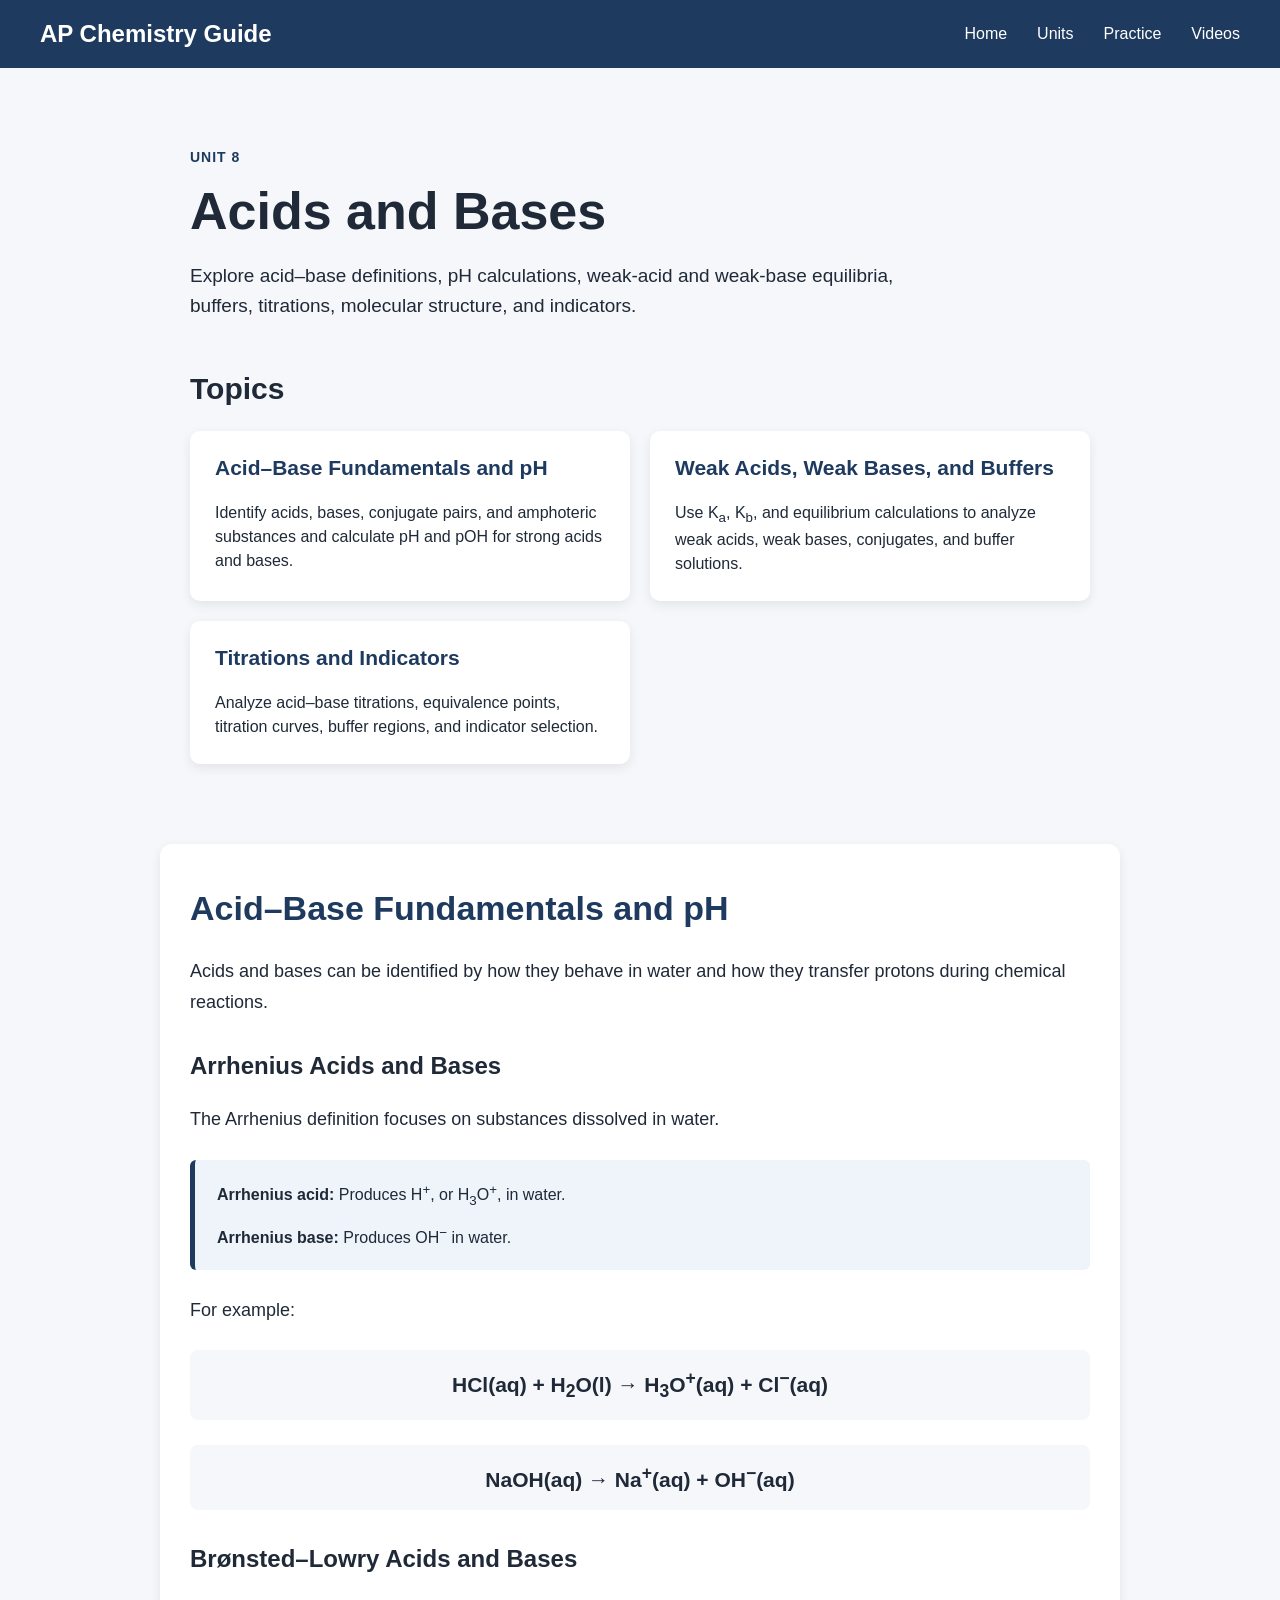
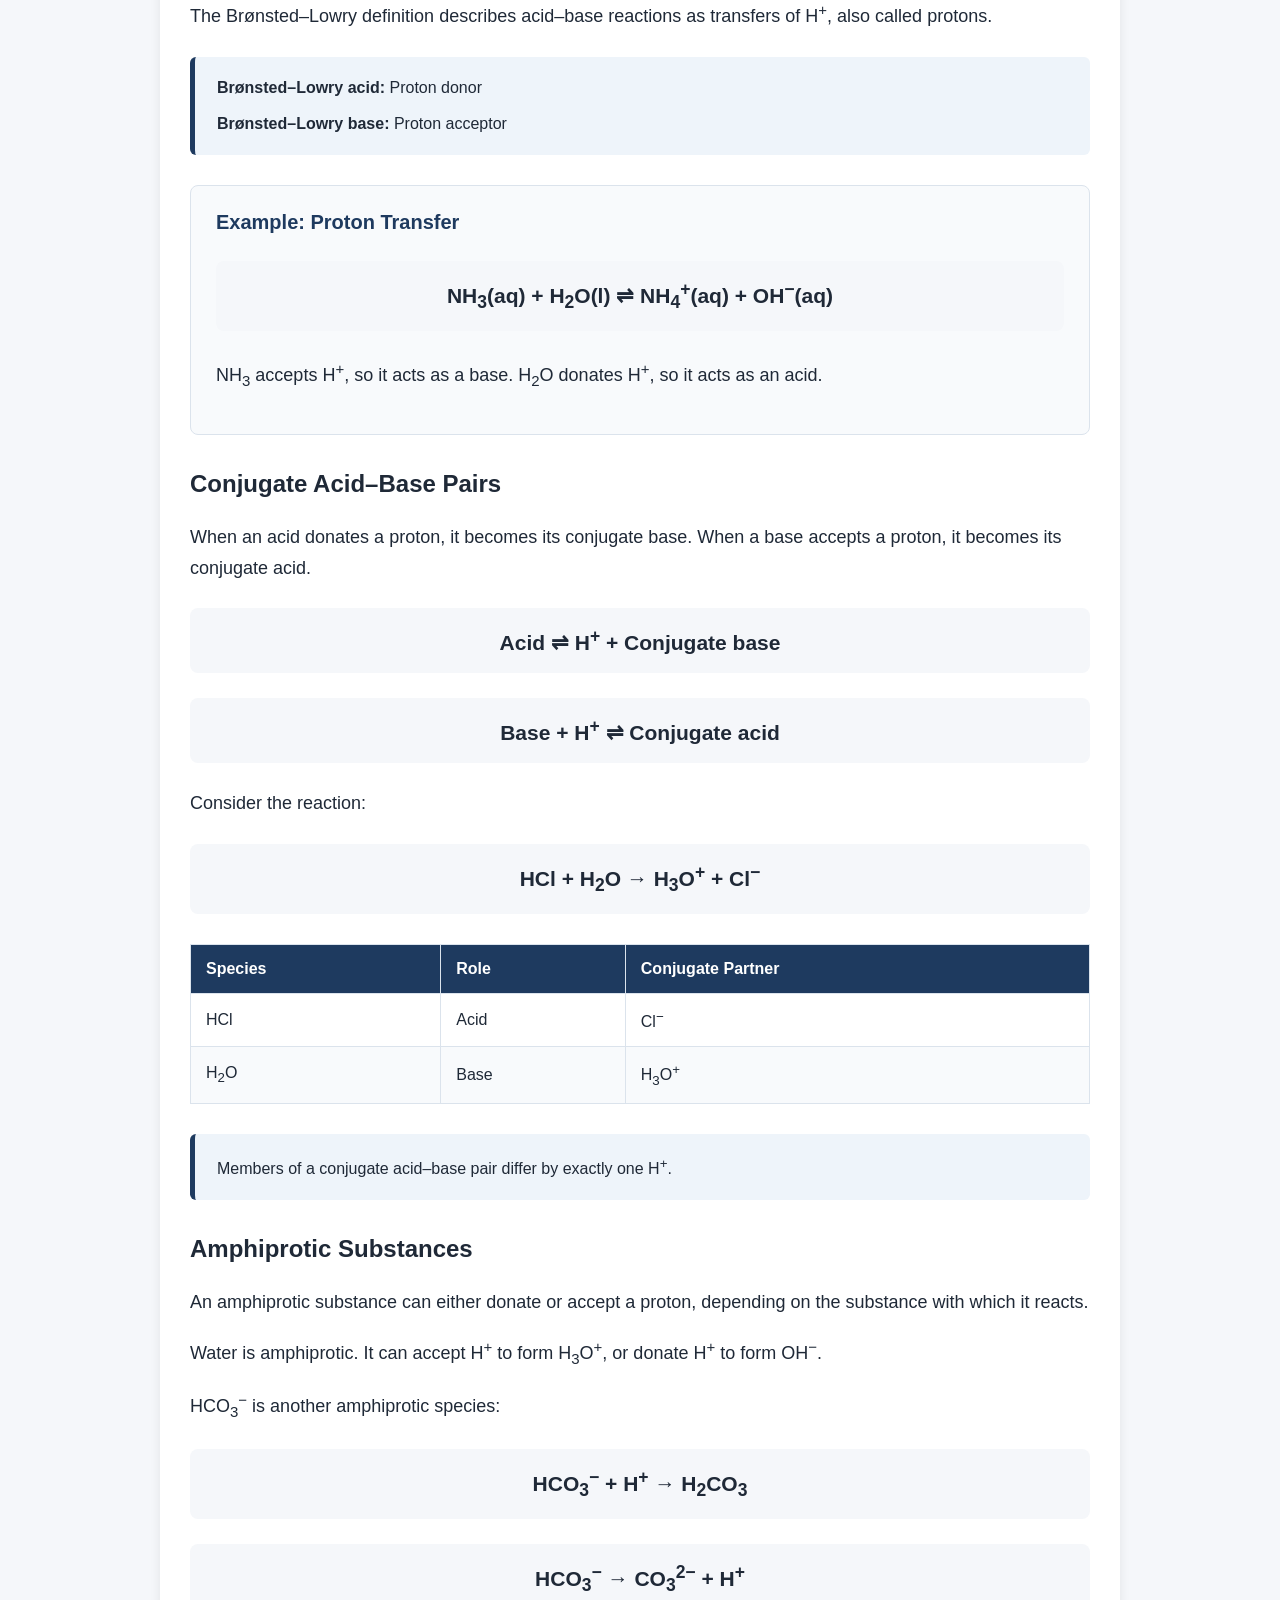
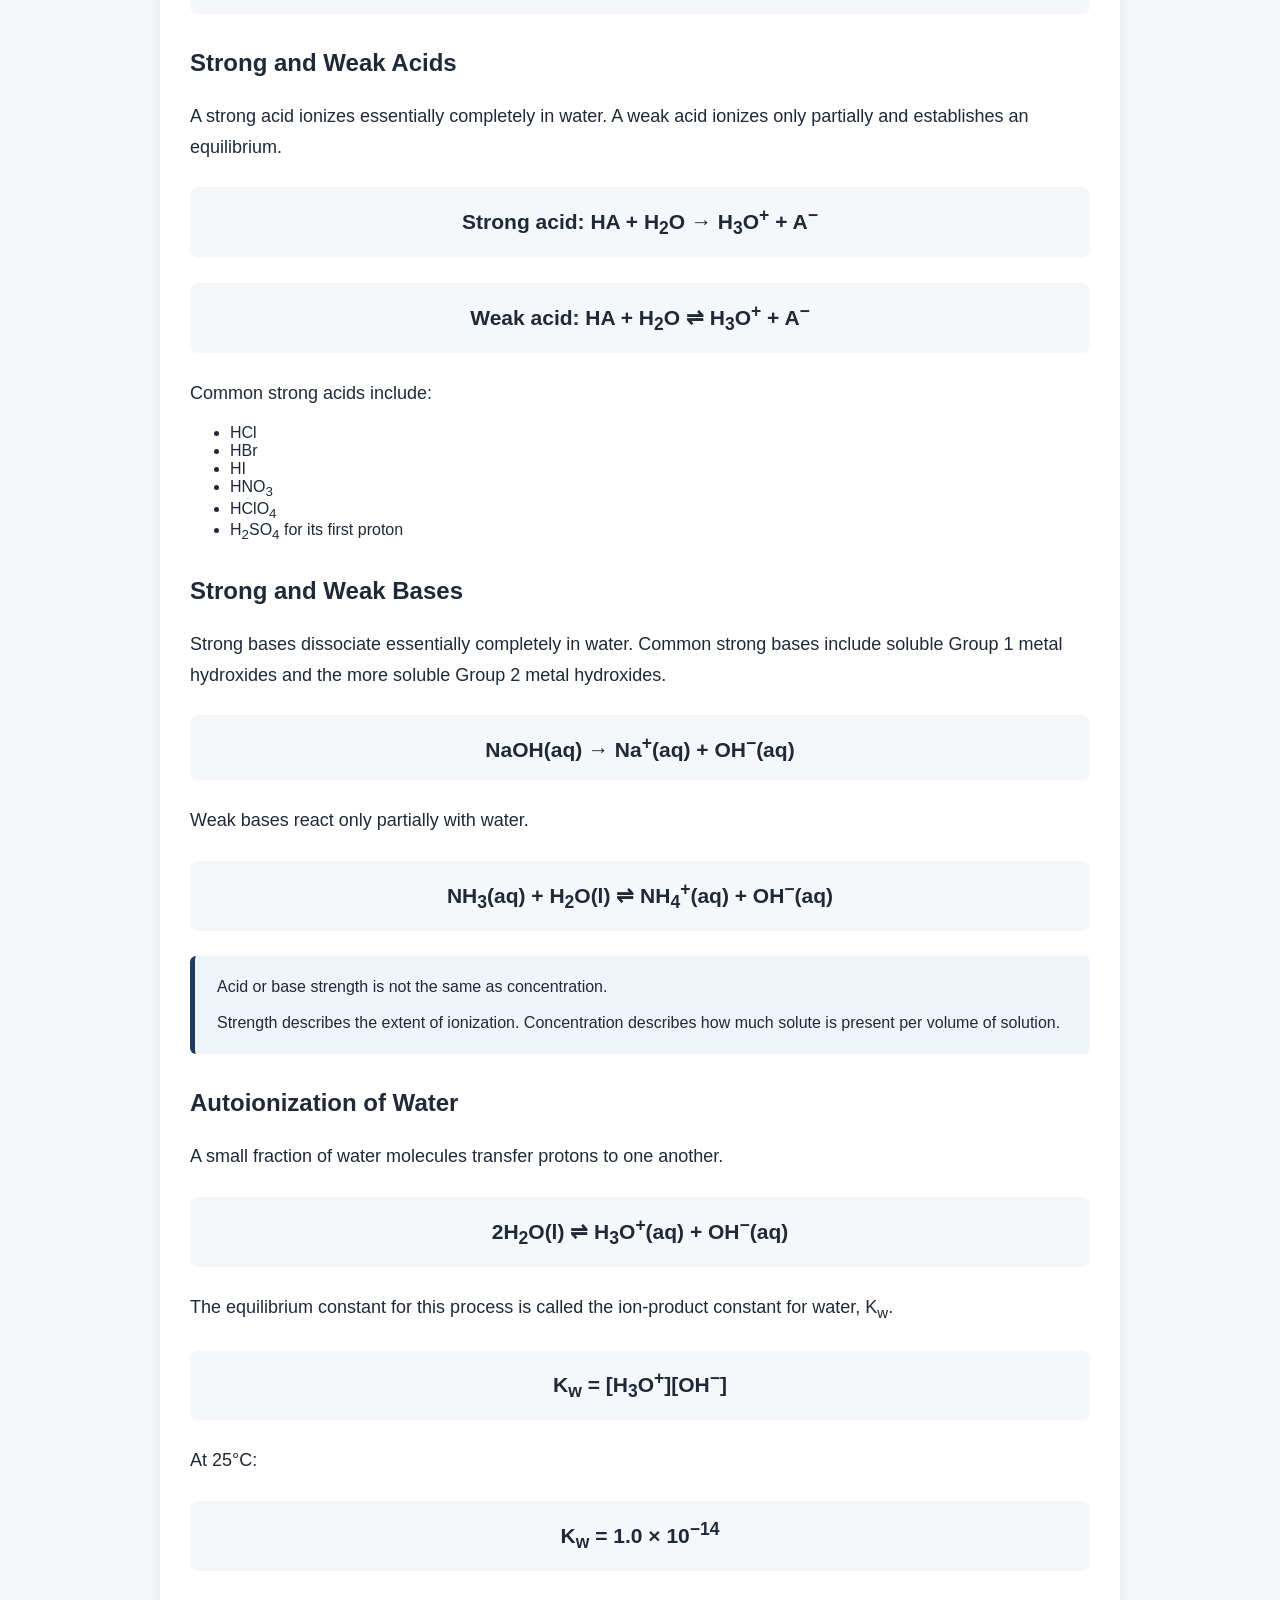
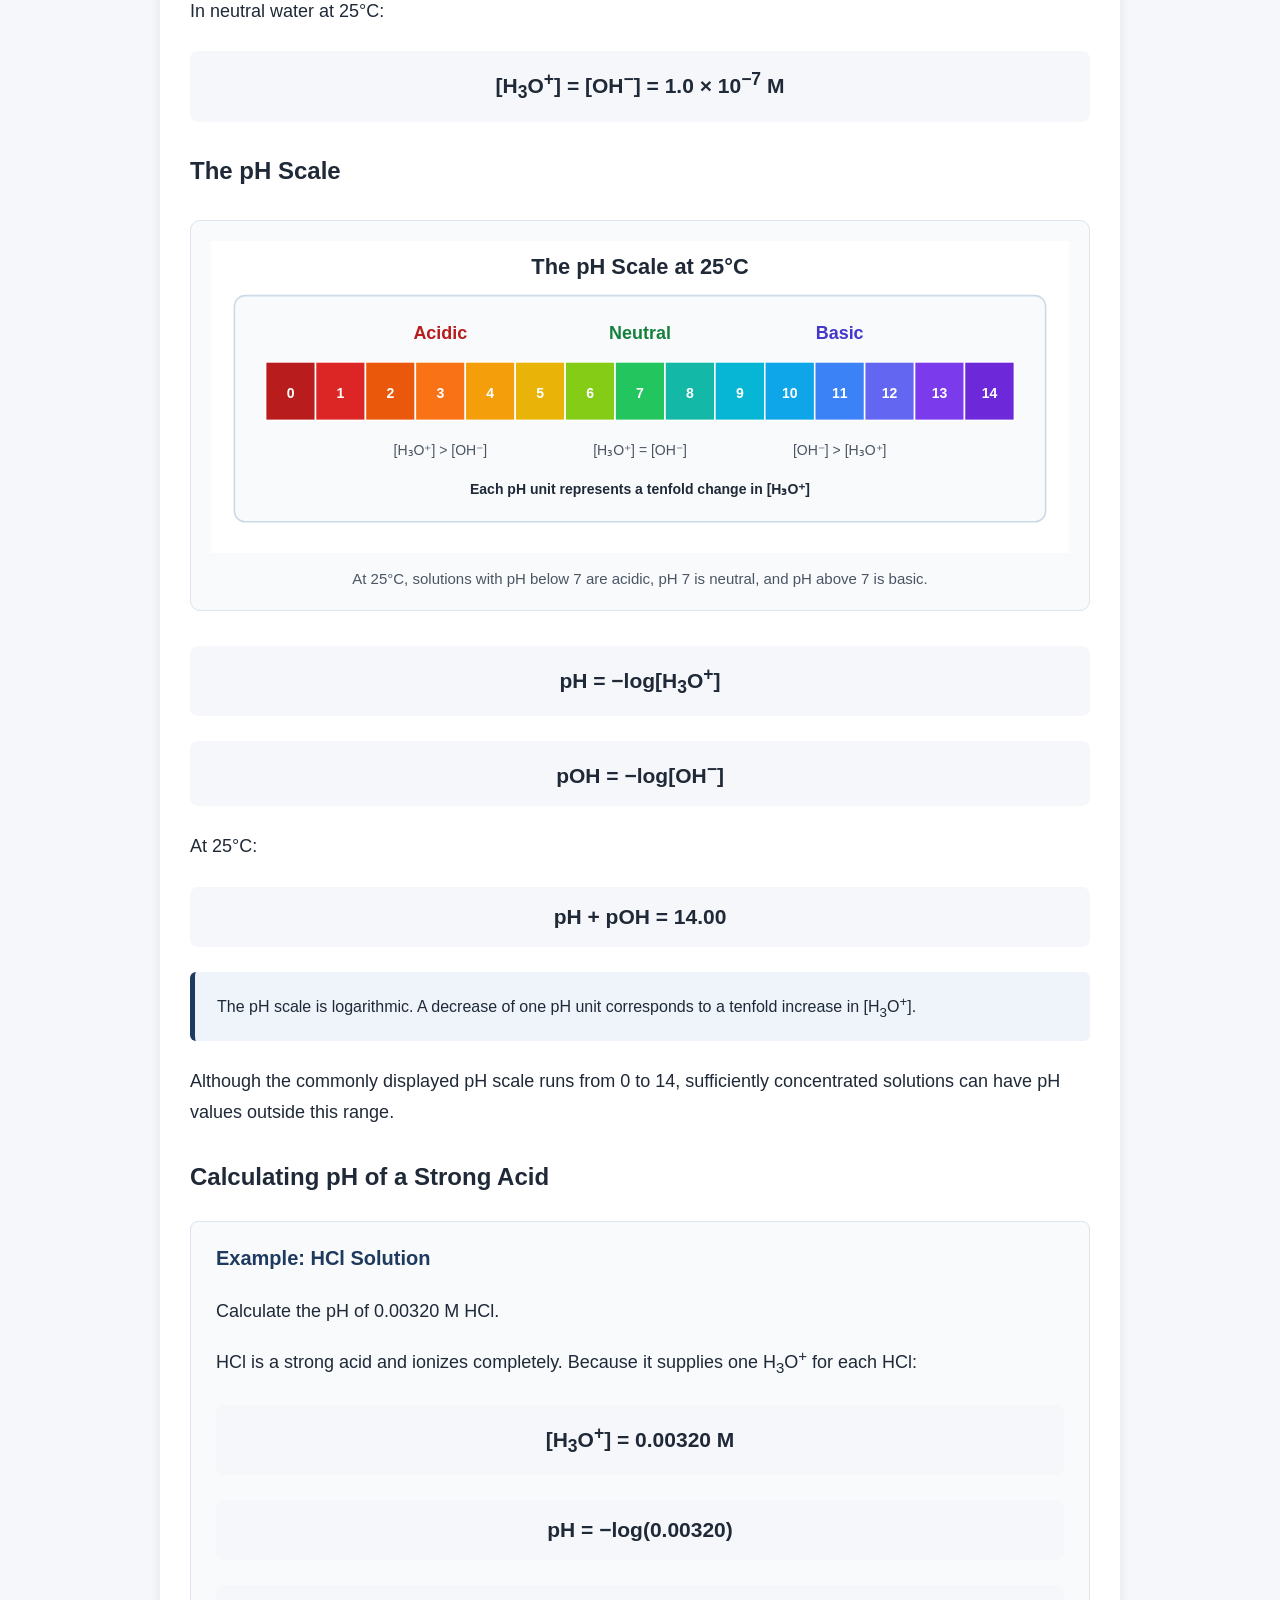
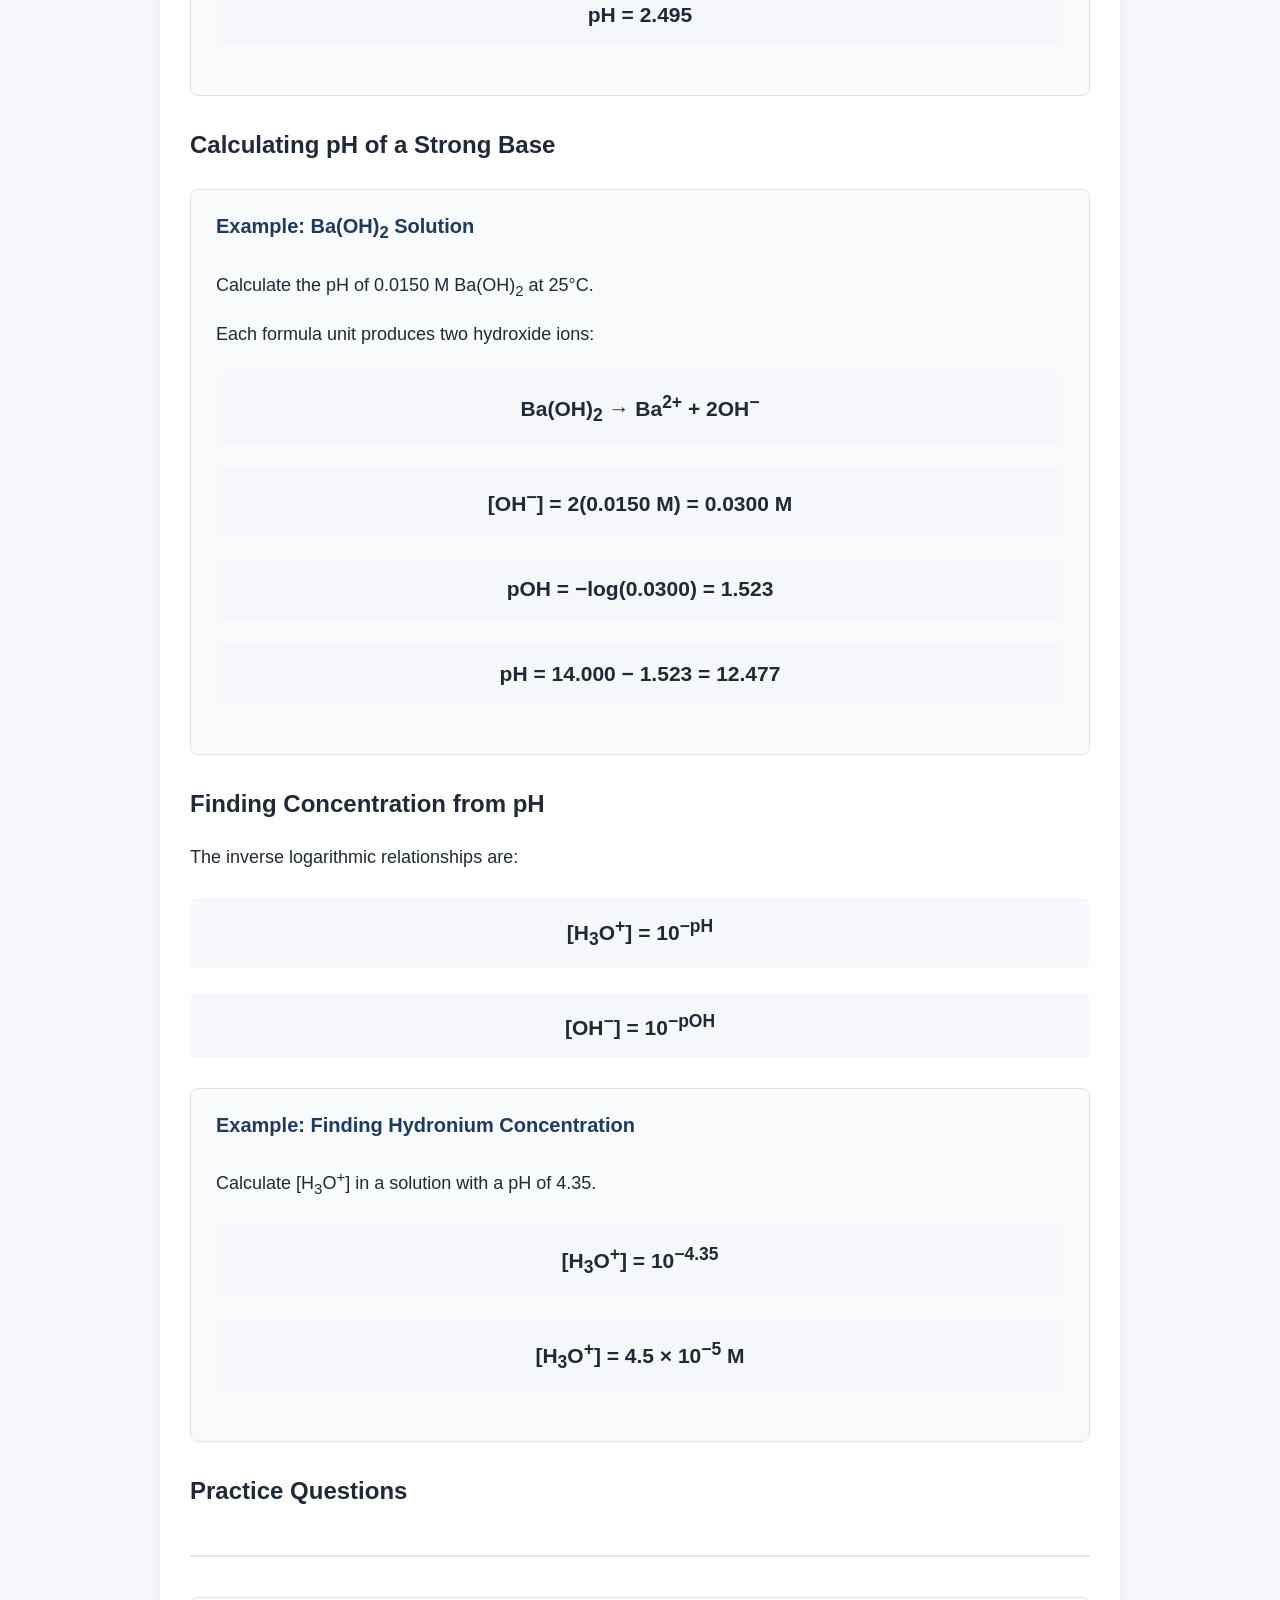
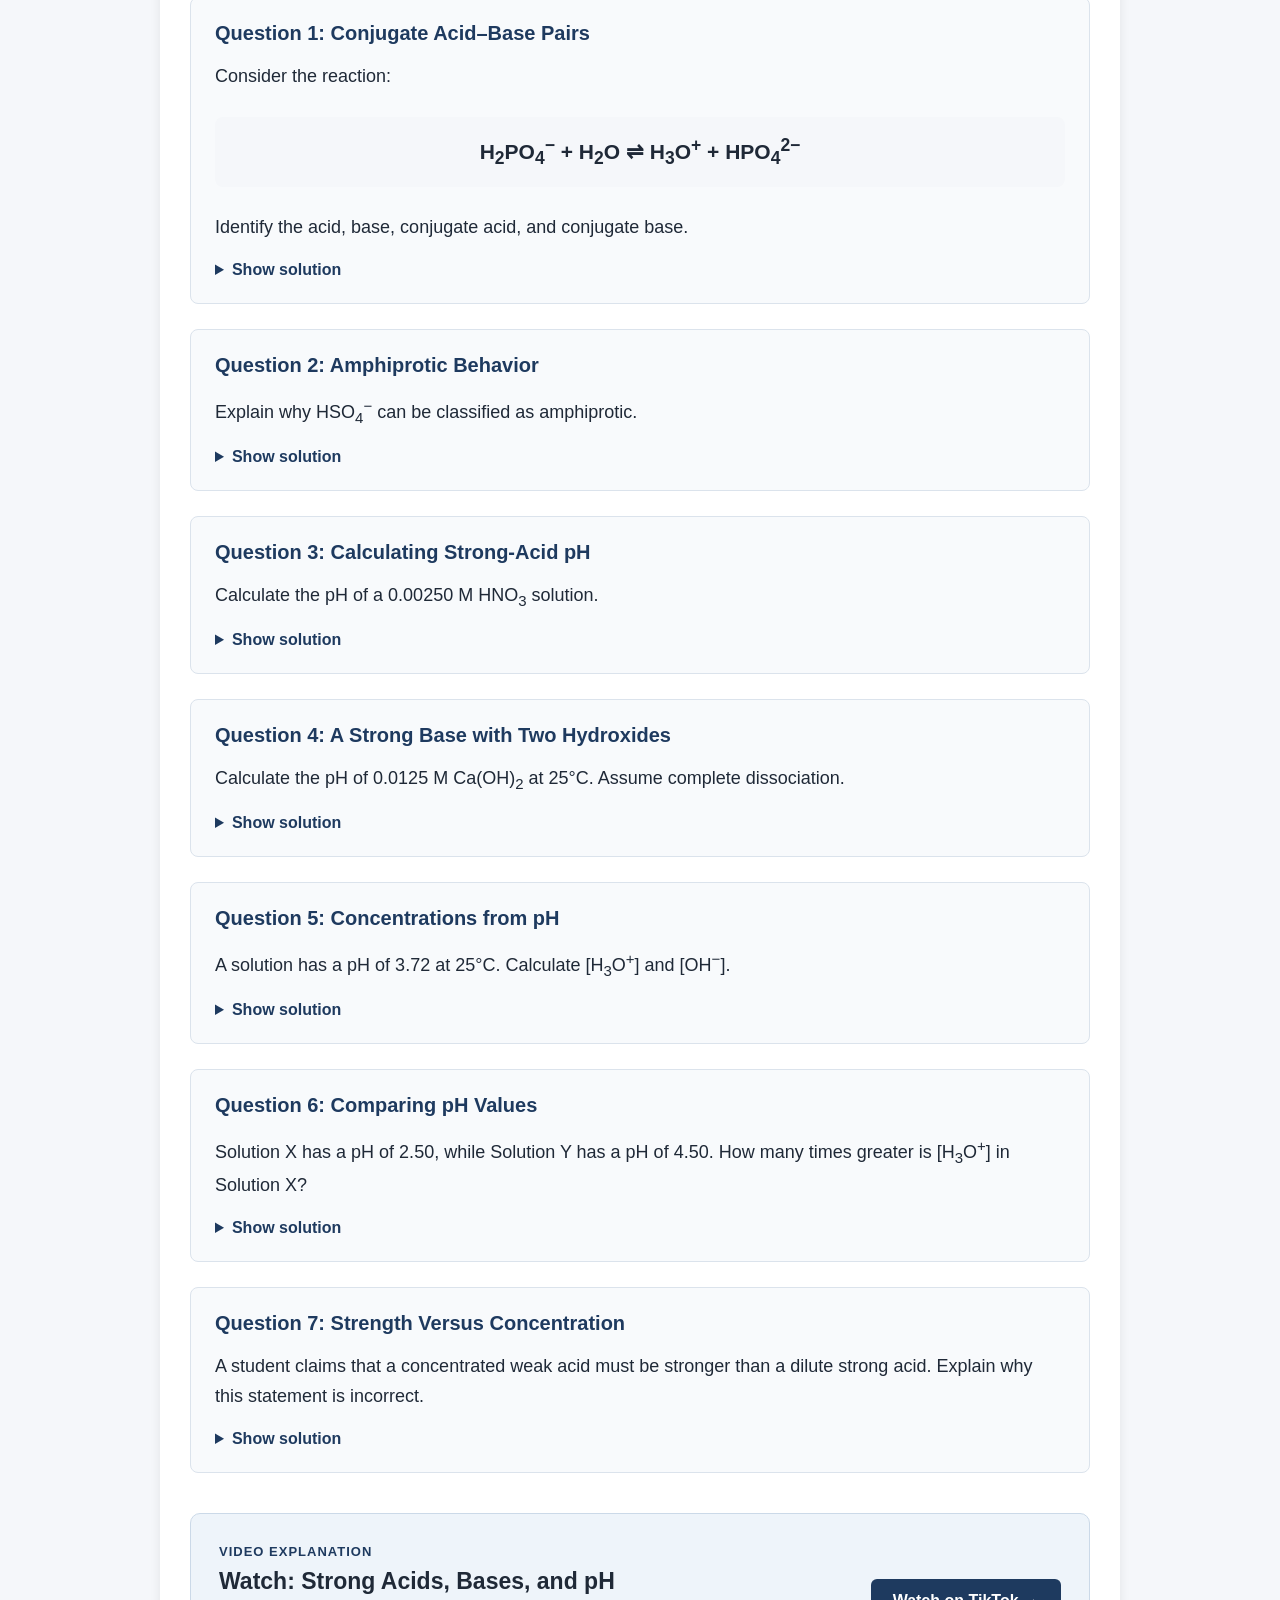
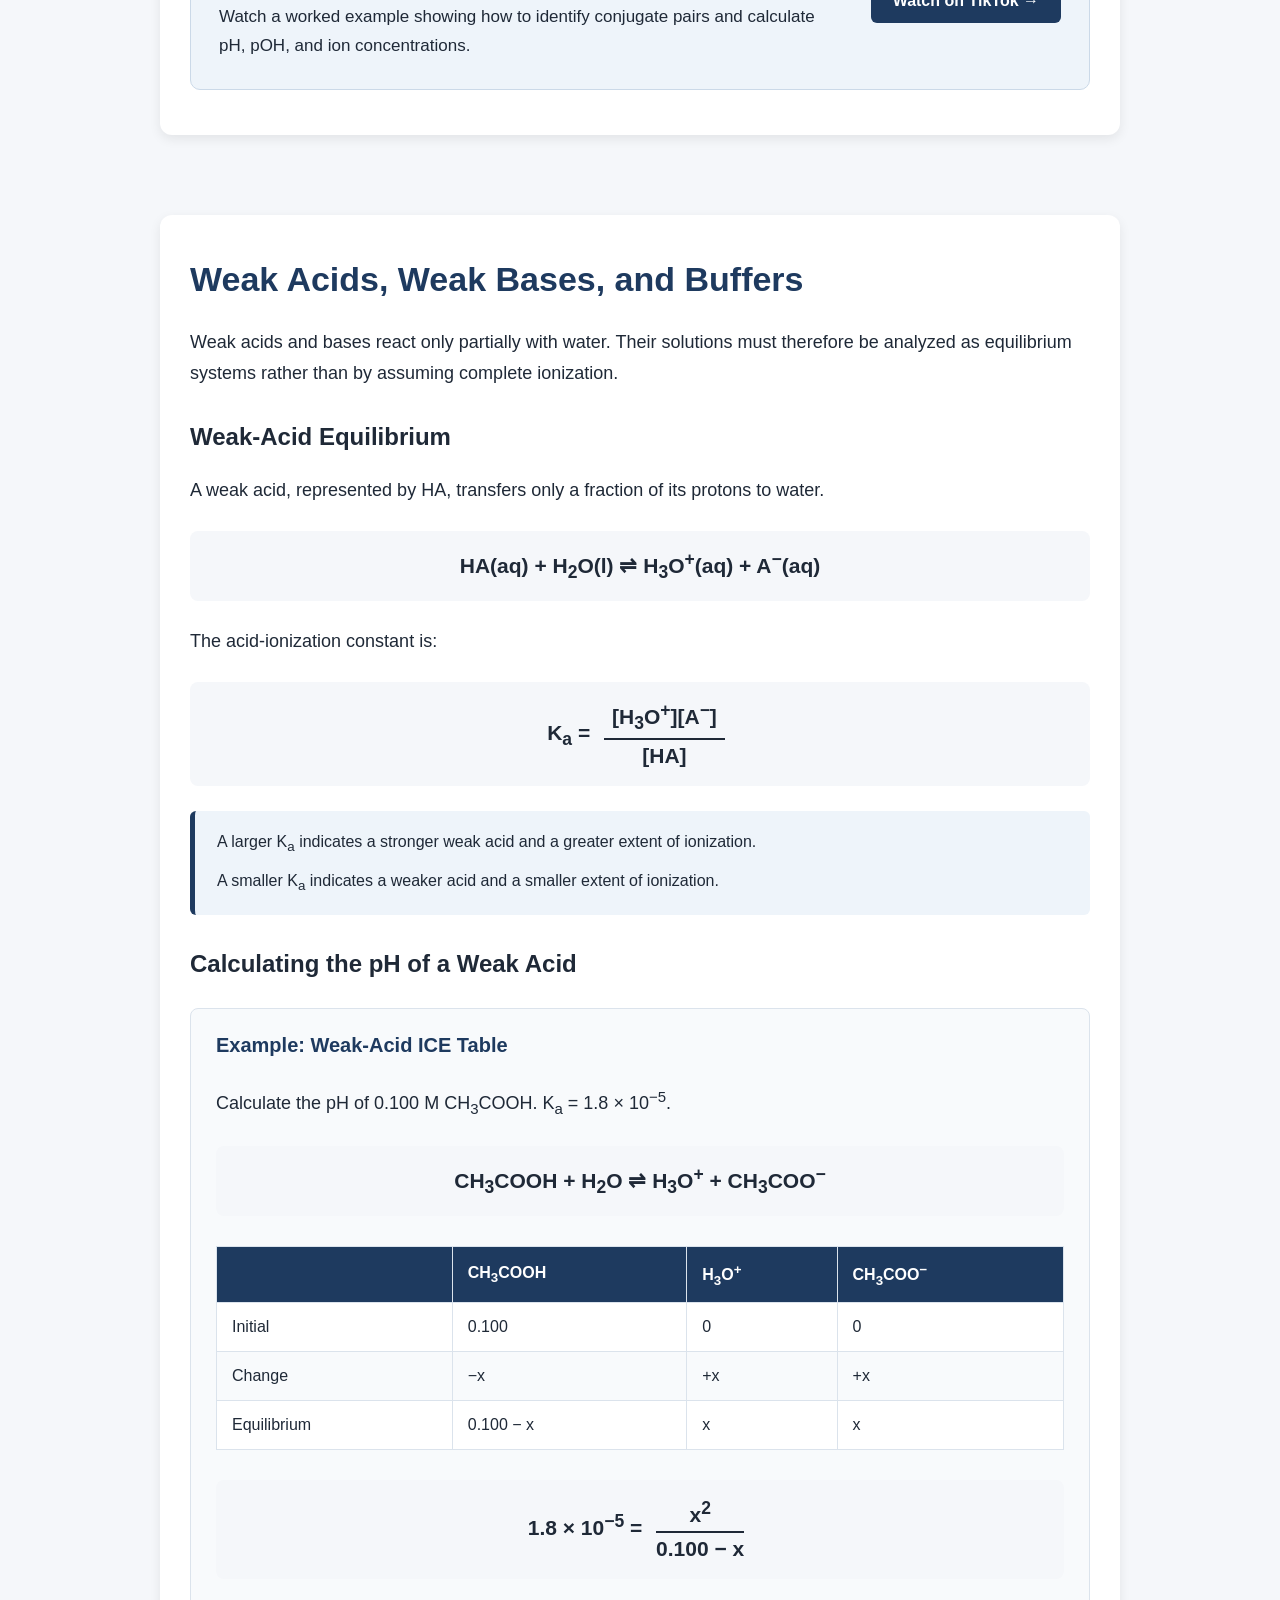
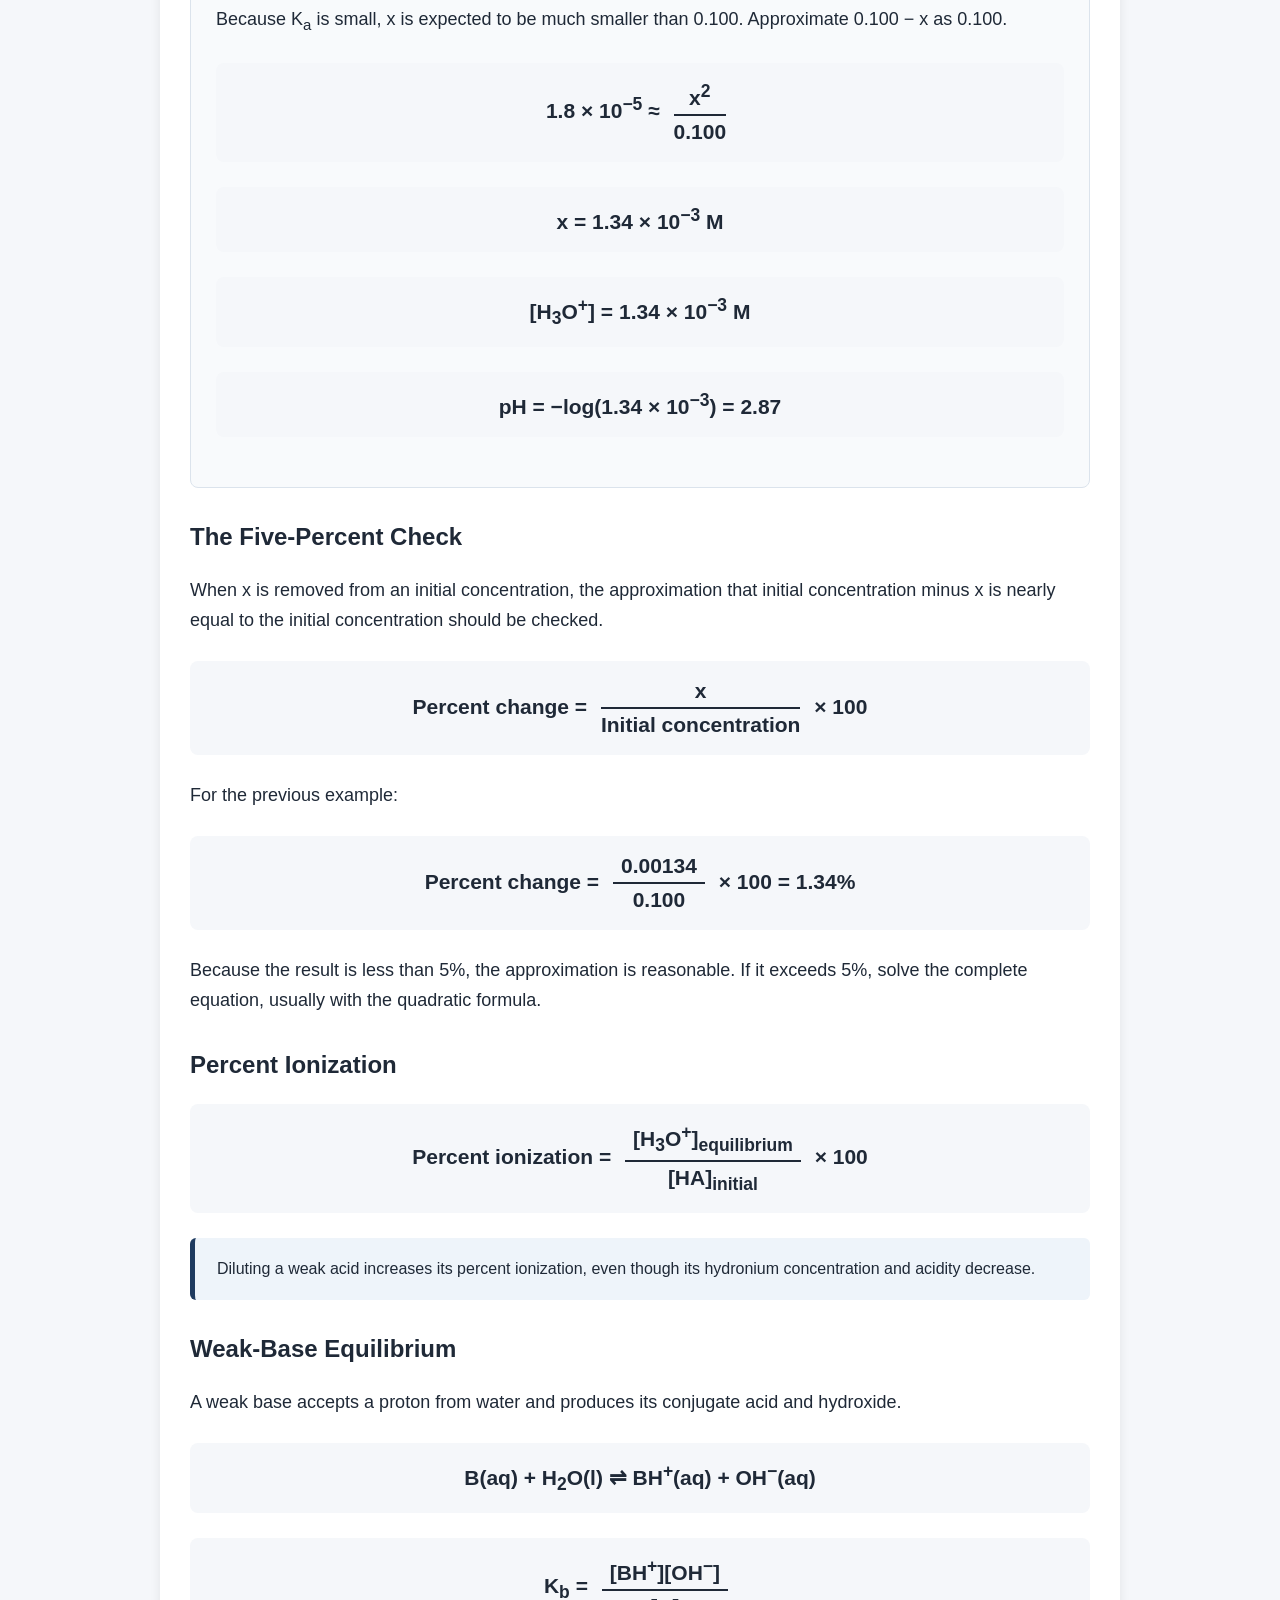
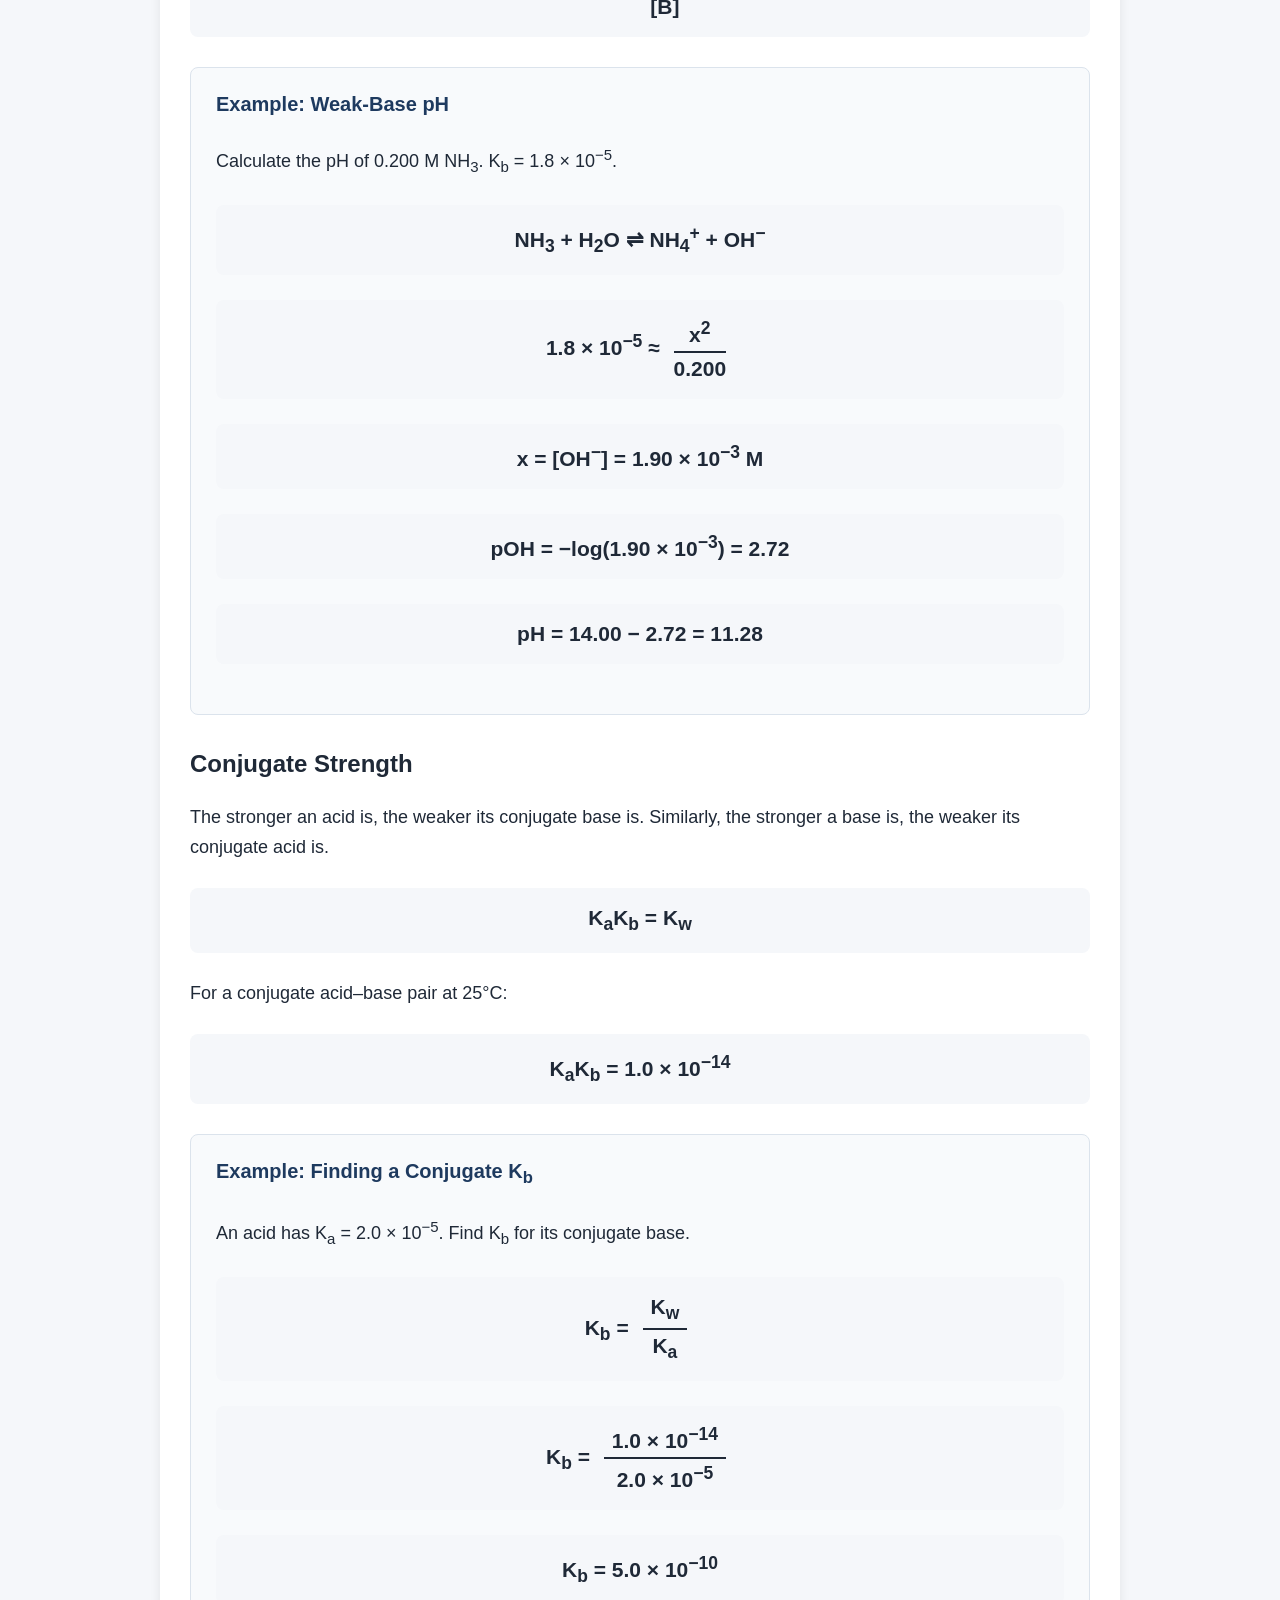
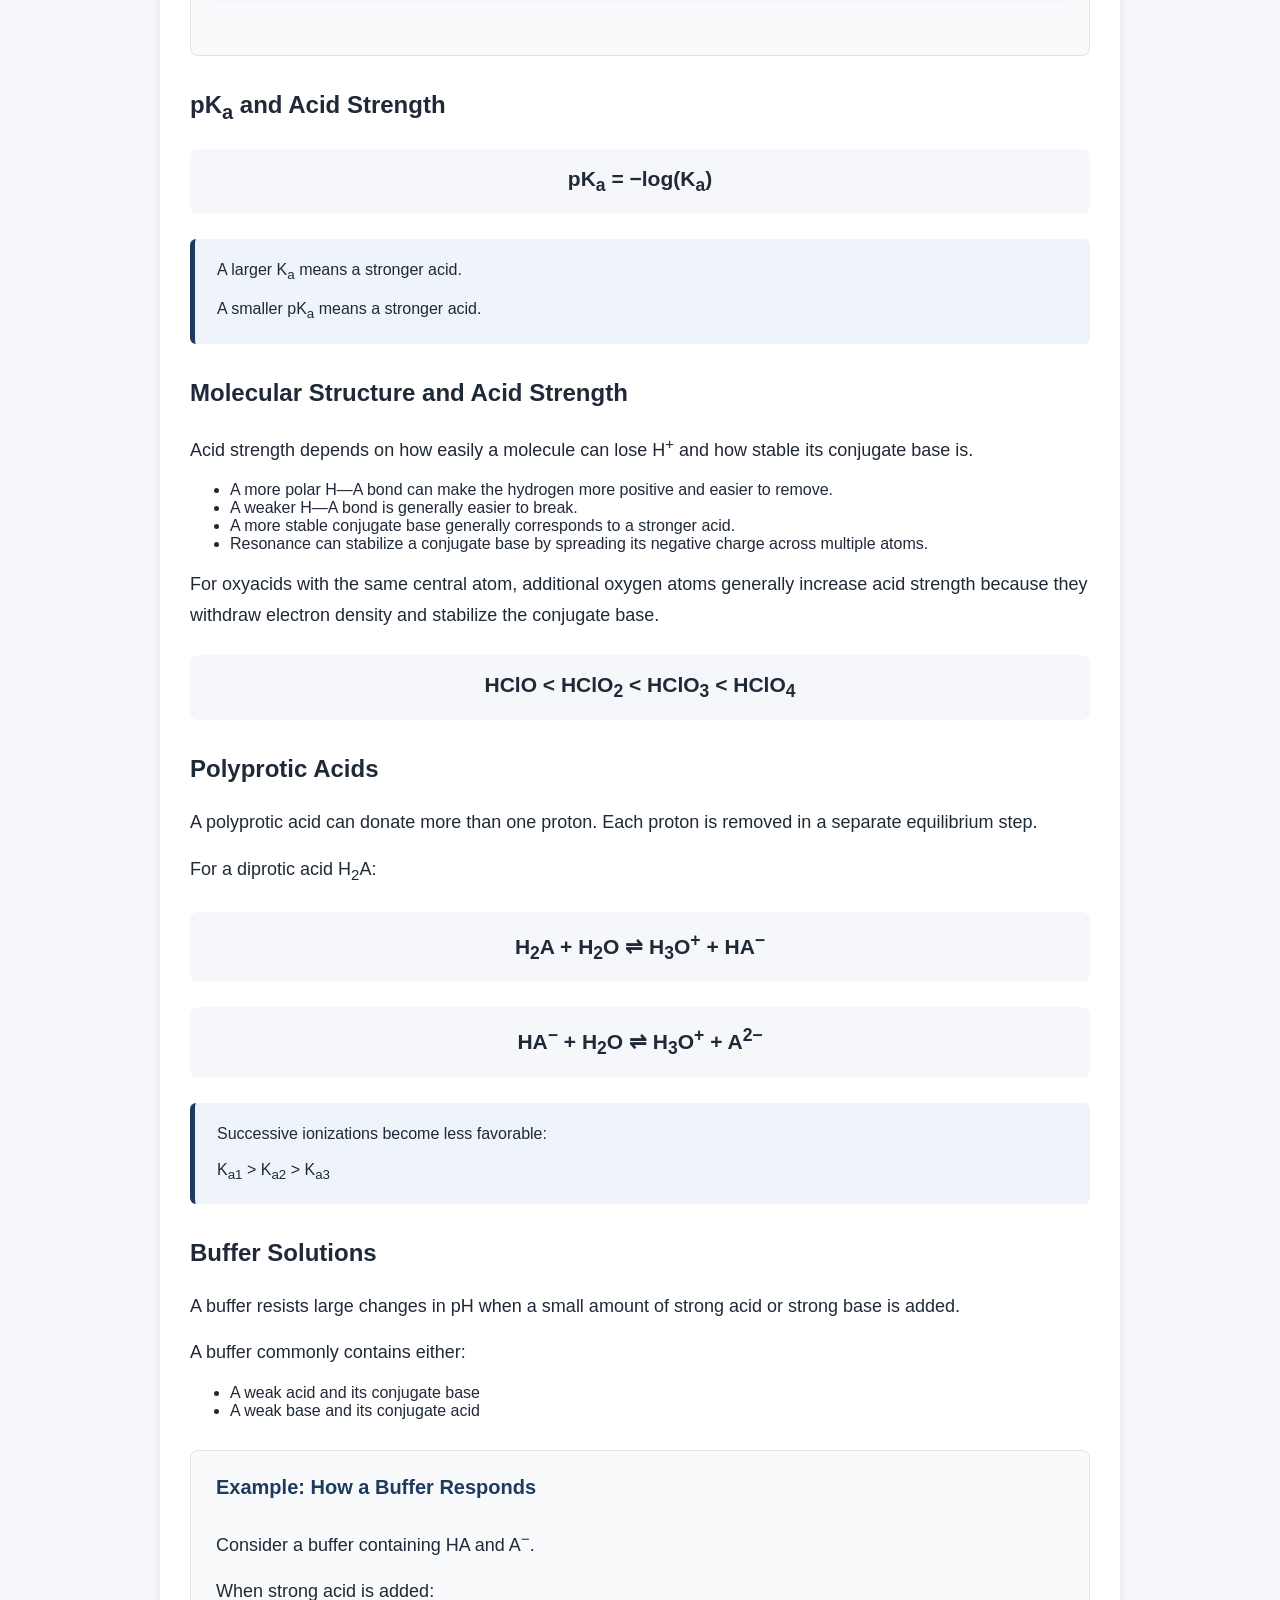
<file: units/unit-8.html>
<!DOCTYPE html>
<html lang="en">

<head>
    <!-- Google tag (gtag.js) -->
<script async src="https://www.googletagmanager.com/gtag/js?id=G-7LD7DHF69E"></script>
<script>
  window.dataLayer = window.dataLayer || [];
  function gtag(){dataLayer.push(arguments);}
  gtag('js', new Date());

  gtag('config', 'G-7LD7DHF69E');
</script>
    <meta charset="UTF-8">
    <meta name="viewport" content="width=device-width, initial-scale=1.0">

    <title>
        Unit 8 — Acids and Bases | AP Chemistry Guide
    </title>

    <link rel="stylesheet" href="../style.css">
</head>

<body>

    <header>
        <nav>
            <a href="../index.html" class="logo">AP Chemistry Guide</a>

            <div class="nav-links">
                <a href="../index.html">Home</a>
                <a href="../index.html#units">Units</a>
                <a href="#">Practice</a>
                <a href="#">Videos</a>
            </div>
        </nav>
    </header>

    <main>

      <section class="unit-page">

    <span class="unit-number">UNIT 8</span>

    <h1>Acids and Bases</h1>

    <p>
        Explore acid–base definitions, pH calculations, weak-acid and
        weak-base equilibria, buffers, titrations, molecular structure,
        and indicators.
    </p>

    <h2>Topics</h2>

    <div class="topic-list">

        <a href="#acid-base-fundamentals" class="topic-card">

            <h3>Acid–Base Fundamentals and pH</h3>

            <p>
                Identify acids, bases, conjugate pairs, and amphoteric
                substances and calculate pH and pOH for strong acids
                and bases.
            </p>

        </a>

        <a href="#weak-acids-buffers" class="topic-card">

            <h3>Weak Acids, Weak Bases, and Buffers</h3>

            <p>
                Use K<sub>a</sub>, K<sub>b</sub>, and equilibrium
                calculations to analyze weak acids, weak bases,
                conjugates, and buffer solutions.
            </p>

        </a>

        <a href="#titrations" class="topic-card">

            <h3>Titrations and Indicators</h3>

            <p>
                Analyze acid–base titrations, equivalence points,
                titration curves, buffer regions, and indicator
                selection.
            </p>

        </a>

    </div>

</section>


<section id="acid-base-fundamentals" class="lesson">

    <h2>Acid–Base Fundamentals and pH</h2>

    <p>
        Acids and bases can be identified by how they behave in water
        and how they transfer protons during chemical reactions.
    </p>


    <h3>Arrhenius Acids and Bases</h3>

    <p>
        The Arrhenius definition focuses on substances dissolved in
        water.
    </p>

    <div class="key-concept">
        <strong>Arrhenius acid:</strong>
        Produces H<sup>+</sup>, or H<sub>3</sub>O<sup>+</sup>, in water.
        <br><br>

        <strong>Arrhenius base:</strong>
        Produces OH<sup>−</sup> in water.
    </div>

    <p>For example:</p>

    <div class="equation">
        HCl(aq) + H<sub>2</sub>O(l)
        → H<sub>3</sub>O<sup>+</sup>(aq)
        + Cl<sup>−</sup>(aq)
    </div>

    <div class="equation">
        NaOH(aq)
        → Na<sup>+</sup>(aq) + OH<sup>−</sup>(aq)
    </div>


    <h3>Brønsted–Lowry Acids and Bases</h3>

    <p>
        The Brønsted–Lowry definition describes acid–base reactions as
        transfers of H<sup>+</sup>, also called protons.
    </p>

    <div class="key-concept">
        <strong>Brønsted–Lowry acid:</strong>
        Proton donor
        <br><br>

        <strong>Brønsted–Lowry base:</strong>
        Proton acceptor
    </div>

    <div class="example">

        <h4>Example: Proton Transfer</h4>

        <div class="equation">
            NH<sub>3</sub>(aq) + H<sub>2</sub>O(l)
            ⇌ NH<sub>4</sub><sup>+</sup>(aq)
            + OH<sup>−</sup>(aq)
        </div>

        <p>
            NH<sub>3</sub> accepts H<sup>+</sup>, so it acts as a base.
            H<sub>2</sub>O donates H<sup>+</sup>, so it acts as an acid.
        </p>

    </div>


    <h3>Conjugate Acid–Base Pairs</h3>

    <p>
        When an acid donates a proton, it becomes its conjugate base.
        When a base accepts a proton, it becomes its conjugate acid.
    </p>

    <div class="equation">
        Acid ⇌ H<sup>+</sup> + Conjugate base
    </div>

    <div class="equation">
        Base + H<sup>+</sup> ⇌ Conjugate acid
    </div>

    <p>Consider the reaction:</p>

    <div class="equation">
        HCl + H<sub>2</sub>O
        → H<sub>3</sub>O<sup>+</sup> + Cl<sup>−</sup>
    </div>

    <div class="table-container">

        <table class="particle-table">

            <thead>
                <tr>
                    <th>Species</th>
                    <th>Role</th>
                    <th>Conjugate Partner</th>
                </tr>
            </thead>

            <tbody>

                <tr>
                    <td>HCl</td>
                    <td>Acid</td>
                    <td>Cl<sup>−</sup></td>
                </tr>

                <tr>
                    <td>H<sub>2</sub>O</td>
                    <td>Base</td>
                    <td>H<sub>3</sub>O<sup>+</sup></td>
                </tr>

            </tbody>

        </table>

    </div>

    <div class="key-concept">
        Members of a conjugate acid–base pair differ by exactly one
        H<sup>+</sup>.
    </div>


    <h3>Amphiprotic Substances</h3>

    <p>
        An amphiprotic substance can either donate or accept a proton,
        depending on the substance with which it reacts.
    </p>

    <p>
        Water is amphiprotic. It can accept H<sup>+</sup> to form
        H<sub>3</sub>O<sup>+</sup>, or donate H<sup>+</sup> to form
        OH<sup>−</sup>.
    </p>

    <p>
        HCO<sub>3</sub><sup>−</sup> is another amphiprotic species:
    </p>

    <div class="equation">
        HCO<sub>3</sub><sup>−</sup> + H<sup>+</sup>
        → H<sub>2</sub>CO<sub>3</sub>
    </div>

    <div class="equation">
        HCO<sub>3</sub><sup>−</sup>
        → CO<sub>3</sub><sup>2−</sup> + H<sup>+</sup>
    </div>


    <h3>Strong and Weak Acids</h3>

    <p>
        A strong acid ionizes essentially completely in water. A weak
        acid ionizes only partially and establishes an equilibrium.
    </p>

    <div class="equation">
        Strong acid:
        HA + H<sub>2</sub>O
        → H<sub>3</sub>O<sup>+</sup> + A<sup>−</sup>
    </div>

    <div class="equation">
        Weak acid:
        HA + H<sub>2</sub>O
        ⇌ H<sub>3</sub>O<sup>+</sup> + A<sup>−</sup>
    </div>

    <p>Common strong acids include:</p>

    <ul>
        <li>HCl</li>
        <li>HBr</li>
        <li>HI</li>
        <li>HNO<sub>3</sub></li>
        <li>HClO<sub>4</sub></li>
        <li>
            H<sub>2</sub>SO<sub>4</sub> for its first proton
        </li>
    </ul>


    <h3>Strong and Weak Bases</h3>

    <p>
        Strong bases dissociate essentially completely in water.
        Common strong bases include soluble Group 1 metal hydroxides
        and the more soluble Group 2 metal hydroxides.
    </p>

    <div class="equation">
        NaOH(aq)
        → Na<sup>+</sup>(aq) + OH<sup>−</sup>(aq)
    </div>

    <p>
        Weak bases react only partially with water.
    </p>

    <div class="equation">
        NH<sub>3</sub>(aq) + H<sub>2</sub>O(l)
        ⇌ NH<sub>4</sub><sup>+</sup>(aq)
        + OH<sup>−</sup>(aq)
    </div>

    <div class="key-concept">
        Acid or base strength is not the same as concentration.
        <br><br>

        Strength describes the extent of ionization. Concentration
        describes how much solute is present per volume of solution.
    </div>


    <h3>Autoionization of Water</h3>

    <p>
        A small fraction of water molecules transfer protons to one
        another.
    </p>

    <div class="equation">
        2H<sub>2</sub>O(l)
        ⇌ H<sub>3</sub>O<sup>+</sup>(aq)
        + OH<sup>−</sup>(aq)
    </div>

    <p>
        The equilibrium constant for this process is called the
        ion-product constant for water, K<sub>w</sub>.
    </p>

    <div class="equation">
        K<sub>w</sub>
        = [H<sub>3</sub>O<sup>+</sup>][OH<sup>−</sup>]
    </div>

    <p>At 25°C:</p>

    <div class="equation">
        K<sub>w</sub> = 1.0 × 10<sup>−14</sup>
    </div>

    <p>In neutral water at 25°C:</p>

    <div class="equation">
        [H<sub>3</sub>O<sup>+</sup>]
        =
        [OH<sup>−</sup>]
        =
        1.0 × 10<sup>−7</sup> M
    </div>


    <h3>The pH Scale</h3>

    <figure class="chemistry-figure">

        <img
            src="../images/ph-scale.svg"
            alt="pH scale from zero to fourteen showing acidic, neutral, and basic regions"
        >

        <figcaption>
            At 25°C, solutions with pH below 7 are acidic, pH 7 is
            neutral, and pH above 7 is basic.
        </figcaption>

    </figure>

    <div class="equation">
        pH = −log[H<sub>3</sub>O<sup>+</sup>]
    </div>

    <div class="equation">
        pOH = −log[OH<sup>−</sup>]
    </div>

    <p>At 25°C:</p>

    <div class="equation">
        pH + pOH = 14.00
    </div>

    <div class="key-concept">
        The pH scale is logarithmic. A decrease of one pH unit
        corresponds to a tenfold increase in
        [H<sub>3</sub>O<sup>+</sup>].
    </div>

    <p>
        Although the commonly displayed pH scale runs from 0 to 14,
        sufficiently concentrated solutions can have pH values outside
        this range.
    </p>


    <h3>Calculating pH of a Strong Acid</h3>

    <div class="example">

        <h4>Example: HCl Solution</h4>

        <p>Calculate the pH of 0.00320 M HCl.</p>

        <p>
            HCl is a strong acid and ionizes completely. Because it
            supplies one H<sub>3</sub>O<sup>+</sup> for each HCl:
        </p>

        <div class="equation">
            [H<sub>3</sub>O<sup>+</sup>] = 0.00320 M
        </div>

        <div class="equation">
            pH = −log(0.00320)
        </div>

        <div class="equation">
            pH = 2.495
        </div>

    </div>


    <h3>Calculating pH of a Strong Base</h3>

    <div class="example">

        <h4>Example: Ba(OH)<sub>2</sub> Solution</h4>

        <p>
            Calculate the pH of 0.0150 M Ba(OH)<sub>2</sub> at 25°C.
        </p>

        <p>
            Each formula unit produces two hydroxide ions:
        </p>

        <div class="equation">
            Ba(OH)<sub>2</sub>
            → Ba<sup>2+</sup> + 2OH<sup>−</sup>
        </div>

        <div class="equation">
            [OH<sup>−</sup>] = 2(0.0150 M) = 0.0300 M
        </div>

        <div class="equation">
            pOH = −log(0.0300) = 1.523
        </div>

        <div class="equation">
            pH = 14.000 − 1.523 = 12.477
        </div>

    </div>


    <h3>Finding Concentration from pH</h3>

    <p>
        The inverse logarithmic relationships are:
    </p>

    <div class="equation">
        [H<sub>3</sub>O<sup>+</sup>] = 10<sup>−pH</sup>
    </div>

    <div class="equation">
        [OH<sup>−</sup>] = 10<sup>−pOH</sup>
    </div>

    <div class="example">

        <h4>Example: Finding Hydronium Concentration</h4>

        <p>
            Calculate [H<sub>3</sub>O<sup>+</sup>] in a solution
            with a pH of 4.35.
        </p>

        <div class="equation">
            [H<sub>3</sub>O<sup>+</sup>]
            = 10<sup>−4.35</sup>
        </div>

        <div class="equation">
            [H<sub>3</sub>O<sup>+</sup>]
            = 4.5 × 10<sup>−5</sup> M
        </div>

    </div>

    <h3>Practice Questions</h3>

<div class="practice-section">

    <div class="practice-question">

        <h4>Question 1: Conjugate Acid–Base Pairs</h4>

        <p>Consider the reaction:</p>

        <div class="equation">
            H<sub>2</sub>PO<sub>4</sub><sup>−</sup>
            + H<sub>2</sub>O
            ⇌ H<sub>3</sub>O<sup>+</sup>
            + HPO<sub>4</sub><sup>2−</sup>
        </div>

        <p>
            Identify the acid, base, conjugate acid, and conjugate base.
        </p>

        <details>
            <summary>Show solution</summary>

            <div class="solution">

                <p>
                    H<sub>2</sub>PO<sub>4</sub><sup>−</sup> donates
                    H<sup>+</sup>, so it is the
                    <strong>acid</strong>.
                </p>

                <p>
                    H<sub>2</sub>O accepts H<sup>+</sup>, so it is the
                    <strong>base</strong>.
                </p>

                <p>
                    HPO<sub>4</sub><sup>2−</sup> is the
                    <strong>conjugate base</strong> of
                    H<sub>2</sub>PO<sub>4</sub><sup>−</sup>.
                </p>

                <p>
                    H<sub>3</sub>O<sup>+</sup> is the
                    <strong>conjugate acid</strong> of
                    H<sub>2</sub>O.
                </p>

            </div>
        </details>

    </div>


    <div class="practice-question">

        <h4>Question 2: Amphiprotic Behavior</h4>

        <p>
            Explain why HSO<sub>4</sub><sup>−</sup> can be classified
            as amphiprotic.
        </p>

        <details>
            <summary>Show solution</summary>

            <div class="solution">

                <p>
                    HSO<sub>4</sub><sup>−</sup> can donate a proton and
                    become SO<sub>4</sub><sup>2−</sup>:
                </p>

                <div class="equation">
                    HSO<sub>4</sub><sup>−</sup>
                    → H<sup>+</sup> + SO<sub>4</sub><sup>2−</sup>
                </div>

                <p>
                    It can also accept a proton and become
                    H<sub>2</sub>SO<sub>4</sub>:
                </p>

                <div class="equation">
                    HSO<sub>4</sub><sup>−</sup> + H<sup>+</sup>
                    → H<sub>2</sub>SO<sub>4</sub>
                </div>

                <p>
                    Because it can either donate or accept a proton,
                    it is amphiprotic.
                </p>

            </div>
        </details>

    </div>


    <div class="practice-question">

        <h4>Question 3: Calculating Strong-Acid pH</h4>

        <p>
            Calculate the pH of a 0.00250 M HNO<sub>3</sub> solution.
        </p>

        <details>
            <summary>Show solution</summary>

            <div class="solution">

                <p>
                    HNO<sub>3</sub> is a strong acid and ionizes
                    essentially completely.
                </p>

                <div class="equation">
                    [H<sub>3</sub>O<sup>+</sup>] = 0.00250 M
                </div>

                <div class="equation">
                    pH = −log(0.00250)
                </div>

                <div class="equation">
                    pH = 2.602
                </div>

            </div>
        </details>

    </div>


    <div class="practice-question">

        <h4>Question 4: A Strong Base with Two Hydroxides</h4>

        <p>
            Calculate the pH of 0.0125 M Ca(OH)<sub>2</sub> at 25°C.
            Assume complete dissociation.
        </p>

        <details>
            <summary>Show solution</summary>

            <div class="solution">

                <div class="equation">
                    Ca(OH)<sub>2</sub>
                    → Ca<sup>2+</sup> + 2OH<sup>−</sup>
                </div>

                <p>
                    Each mole of Ca(OH)<sub>2</sub> produces two moles
                    of OH<sup>−</sup>.
                </p>

                <div class="equation">
                    [OH<sup>−</sup>]
                    = 2(0.0125 M)
                    = 0.0250 M
                </div>

                <div class="equation">
                    pOH = −log(0.0250) = 1.602
                </div>

                <div class="equation">
                    pH = 14.000 − 1.602
                </div>

                <div class="equation">
                    pH = 12.398
                </div>

            </div>
        </details>

    </div>


    <div class="practice-question">

        <h4>Question 5: Concentrations from pH</h4>

        <p>
            A solution has a pH of 3.72 at 25°C. Calculate
            [H<sub>3</sub>O<sup>+</sup>] and [OH<sup>−</sup>].
        </p>

        <details>
            <summary>Show solution</summary>

            <div class="solution">

                <p>Calculate the hydronium concentration:</p>

                <div class="equation">
                    [H<sub>3</sub>O<sup>+</sup>]
                    = 10<sup>−3.72</sup>
                </div>

                <div class="equation">
                    [H<sub>3</sub>O<sup>+</sup>]
                    = 1.9 × 10<sup>−4</sup> M
                </div>

                <p>Use K<sub>w</sub> to find hydroxide concentration:</p>

                <div class="equation">
                    [OH<sup>−</sup>] =

                    <span class="fraction">
                        <span class="numerator">
                            K<sub>w</sub>
                        </span>
                        <span class="denominator">
                            [H<sub>3</sub>O<sup>+</sup>]
                        </span>
                    </span>
                </div>

                <div class="equation">
                    [OH<sup>−</sup>] =

                    <span class="fraction">
                        <span class="numerator">
                            1.0 × 10<sup>−14</sup>
                        </span>
                        <span class="denominator">
                            1.9 × 10<sup>−4</sup>
                        </span>
                    </span>
                </div>

                <div class="equation">
                    [OH<sup>−</sup>]
                    = 5.3 × 10<sup>−11</sup> M
                </div>

            </div>
        </details>

    </div>


    <div class="practice-question">

        <h4>Question 6: Comparing pH Values</h4>

        <p>
            Solution X has a pH of 2.50, while Solution Y has a pH of
            4.50. How many times greater is
            [H<sub>3</sub>O<sup>+</sup>] in Solution X?
        </p>

        <details>
            <summary>Show solution</summary>

            <div class="solution">

                <p>The difference in pH is:</p>

                <div class="equation">
                    4.50 − 2.50 = 2.00
                </div>

                <p>
                    Each pH unit represents a factor of ten in hydronium
                    concentration.
                </p>

                <div class="equation">
                    10<sup>2.00</sup> = 100
                </div>

                <p>
                    Solution X has <strong>100 times greater</strong>
                    [H<sub>3</sub>O<sup>+</sup>] than Solution Y.
                </p>

            </div>
        </details>

    </div>


    <div class="practice-question">

        <h4>Question 7: Strength Versus Concentration</h4>

        <p>
            A student claims that a concentrated weak acid must be
            stronger than a dilute strong acid. Explain why this
            statement is incorrect.
        </p>

        <details>
            <summary>Show solution</summary>

            <div class="solution">

                <p>
                    Strength and concentration describe different
                    properties.
                </p>

                <p>
                    Acid strength describes the extent to which an acid
                    ionizes. A strong acid ionizes essentially
                    completely, while a weak acid ionizes only partially.
                </p>

                <p>
                    Concentration describes the amount of acid present
                    per volume of solution. A weak acid can be
                    concentrated, and a strong acid can be dilute,
                    without changing their classifications.
                </p>

            </div>
        </details>

    </div>

</div>


<div class="video-resource">

    <div class="video-text">

        <span class="video-label">VIDEO EXPLANATION</span>

        <h3>Watch: Strong Acids, Bases, and pH</h3>

        <p>
            Watch a worked example showing how to identify conjugate
            pairs and calculate pH, pOH, and ion concentrations.
        </p>

    </div>

    <a
        href="#"
        class="video-button"
        target="_blank"
        rel="noopener noreferrer"
    >
        Watch on TikTok →
    </a>

</div>

</section>


<section id="weak-acids-buffers" class="lesson">

    <h2>Weak Acids, Weak Bases, and Buffers</h2>

    <p>
        Weak acids and bases react only partially with water. Their
        solutions must therefore be analyzed as equilibrium systems
        rather than by assuming complete ionization.
    </p>


    <h3>Weak-Acid Equilibrium</h3>

    <p>
        A weak acid, represented by HA, transfers only a fraction of
        its protons to water.
    </p>

    <div class="equation">
        HA(aq) + H<sub>2</sub>O(l)
        ⇌ H<sub>3</sub>O<sup>+</sup>(aq)
        + A<sup>−</sup>(aq)
    </div>

    <p>The acid-ionization constant is:</p>

    <div class="equation">
        K<sub>a</sub> =

        <span class="fraction">
            <span class="numerator">
                [H<sub>3</sub>O<sup>+</sup>][A<sup>−</sup>]
            </span>
            <span class="denominator">
                [HA]
            </span>
        </span>
    </div>

    <div class="key-concept">
        A larger K<sub>a</sub> indicates a stronger weak acid and a
        greater extent of ionization.
        <br><br>

        A smaller K<sub>a</sub> indicates a weaker acid and a smaller
        extent of ionization.
    </div>


    <h3>Calculating the pH of a Weak Acid</h3>

    <div class="example">

        <h4>Example: Weak-Acid ICE Table</h4>

        <p>
            Calculate the pH of 0.100 M CH<sub>3</sub>COOH.
            K<sub>a</sub> = 1.8 × 10<sup>−5</sup>.
        </p>

        <div class="equation">
            CH<sub>3</sub>COOH + H<sub>2</sub>O
            ⇌ H<sub>3</sub>O<sup>+</sup>
            + CH<sub>3</sub>COO<sup>−</sup>
        </div>

        <div class="table-container">

            <table class="particle-table">

                <thead>
                    <tr>
                        <th></th>
                        <th>CH<sub>3</sub>COOH</th>
                        <th>H<sub>3</sub>O<sup>+</sup></th>
                        <th>CH<sub>3</sub>COO<sup>−</sup></th>
                    </tr>
                </thead>

                <tbody>
                    <tr>
                        <td>Initial</td>
                        <td>0.100</td>
                        <td>0</td>
                        <td>0</td>
                    </tr>

                    <tr>
                        <td>Change</td>
                        <td>−x</td>
                        <td>+x</td>
                        <td>+x</td>
                    </tr>

                    <tr>
                        <td>Equilibrium</td>
                        <td>0.100 − x</td>
                        <td>x</td>
                        <td>x</td>
                    </tr>
                </tbody>

            </table>

        </div>

        <div class="equation">
            1.8 × 10<sup>−5</sup>
            =

            <span class="fraction">
                <span class="numerator">
                    x<sup>2</sup>
                </span>
                <span class="denominator">
                    0.100 − x
                </span>
            </span>
        </div>

        <p>
            Because K<sub>a</sub> is small, x is expected to be much
            smaller than 0.100. Approximate 0.100 − x as 0.100.
        </p>

        <div class="equation">
            1.8 × 10<sup>−5</sup>
            ≈

            <span class="fraction">
                <span class="numerator">
                    x<sup>2</sup>
                </span>
                <span class="denominator">
                    0.100
                </span>
            </span>
        </div>

        <div class="equation">
            x = 1.34 × 10<sup>−3</sup> M
        </div>

        <div class="equation">
            [H<sub>3</sub>O<sup>+</sup>]
            = 1.34 × 10<sup>−3</sup> M
        </div>

        <div class="equation">
            pH = −log(1.34 × 10<sup>−3</sup>)
            = 2.87
        </div>

    </div>


    <h3>The Five-Percent Check</h3>

    <p>
        When x is removed from an initial concentration, the
        approximation that initial concentration minus x is nearly
        equal to the initial concentration should be checked.
    </p>

    <div class="equation">
        Percent change =

        <span class="fraction">
            <span class="numerator">
                x
            </span>
            <span class="denominator">
                Initial concentration
            </span>
        </span>

        × 100
    </div>

    <p>
        For the previous example:
    </p>

    <div class="equation">
        Percent change =

        <span class="fraction">
            <span class="numerator">
                0.00134
            </span>
            <span class="denominator">
                0.100
            </span>
        </span>

        × 100 = 1.34%
    </div>

    <p>
        Because the result is less than 5%, the approximation is
        reasonable. If it exceeds 5%, solve the complete equation,
        usually with the quadratic formula.
    </p>


    <h3>Percent Ionization</h3>

    <div class="equation">
        Percent ionization =

        <span class="fraction">
            <span class="numerator">
                [H<sub>3</sub>O<sup>+</sup>]<sub>equilibrium</sub>
            </span>
            <span class="denominator">
                [HA]<sub>initial</sub>
            </span>
        </span>

        × 100
    </div>

    <div class="key-concept">
        Diluting a weak acid increases its percent ionization, even
        though its hydronium concentration and acidity decrease.
    </div>


    <h3>Weak-Base Equilibrium</h3>

    <p>
        A weak base accepts a proton from water and produces its
        conjugate acid and hydroxide.
    </p>

    <div class="equation">
        B(aq) + H<sub>2</sub>O(l)
        ⇌ BH<sup>+</sup>(aq) + OH<sup>−</sup>(aq)
    </div>

    <div class="equation">
        K<sub>b</sub> =

        <span class="fraction">
            <span class="numerator">
                [BH<sup>+</sup>][OH<sup>−</sup>]
            </span>
            <span class="denominator">
                [B]
            </span>
        </span>
    </div>


    <div class="example">

        <h4>Example: Weak-Base pH</h4>

        <p>
            Calculate the pH of 0.200 M NH<sub>3</sub>.
            K<sub>b</sub> = 1.8 × 10<sup>−5</sup>.
        </p>

        <div class="equation">
            NH<sub>3</sub> + H<sub>2</sub>O
            ⇌ NH<sub>4</sub><sup>+</sup> + OH<sup>−</sup>
        </div>

        <div class="equation">
            1.8 × 10<sup>−5</sup>
            ≈

            <span class="fraction">
                <span class="numerator">
                    x<sup>2</sup>
                </span>
                <span class="denominator">
                    0.200
                </span>
            </span>
        </div>

        <div class="equation">
            x = [OH<sup>−</sup>]
            = 1.90 × 10<sup>−3</sup> M
        </div>

        <div class="equation">
            pOH = −log(1.90 × 10<sup>−3</sup>)
            = 2.72
        </div>

        <div class="equation">
            pH = 14.00 − 2.72 = 11.28
        </div>

    </div>


    <h3>Conjugate Strength</h3>

    <p>
        The stronger an acid is, the weaker its conjugate base is.
        Similarly, the stronger a base is, the weaker its conjugate
        acid is.
    </p>

    <div class="equation">
        K<sub>a</sub>K<sub>b</sub> = K<sub>w</sub>
    </div>

    <p>
        For a conjugate acid–base pair at 25°C:
    </p>

    <div class="equation">
        K<sub>a</sub>K<sub>b</sub>
        = 1.0 × 10<sup>−14</sup>
    </div>

    <div class="example">

        <h4>Example: Finding a Conjugate K<sub>b</sub></h4>

        <p>
            An acid has K<sub>a</sub> = 2.0 × 10<sup>−5</sup>.
            Find K<sub>b</sub> for its conjugate base.
        </p>

        <div class="equation">
            K<sub>b</sub> =

            <span class="fraction">
                <span class="numerator">
                    K<sub>w</sub>
                </span>
                <span class="denominator">
                    K<sub>a</sub>
                </span>
            </span>
        </div>

        <div class="equation">
            K<sub>b</sub> =

            <span class="fraction">
                <span class="numerator">
                    1.0 × 10<sup>−14</sup>
                </span>
                <span class="denominator">
                    2.0 × 10<sup>−5</sup>
                </span>
            </span>
        </div>

        <div class="equation">
            K<sub>b</sub> = 5.0 × 10<sup>−10</sup>
        </div>

    </div>


    <h3>pK<sub>a</sub> and Acid Strength</h3>

    <div class="equation">
        pK<sub>a</sub> = −log(K<sub>a</sub>)
    </div>

    <div class="key-concept">
        A larger K<sub>a</sub> means a stronger acid.
        <br><br>

        A smaller pK<sub>a</sub> means a stronger acid.
    </div>


    <h3>Molecular Structure and Acid Strength</h3>

    <p>
        Acid strength depends on how easily a molecule can lose
        H<sup>+</sup> and how stable its conjugate base is.
    </p>

    <ul>
        <li>
            A more polar H—A bond can make the hydrogen more positive
            and easier to remove.
        </li>

        <li>
            A weaker H—A bond is generally easier to break.
        </li>

        <li>
            A more stable conjugate base generally corresponds to a
            stronger acid.
        </li>

        <li>
            Resonance can stabilize a conjugate base by spreading its
            negative charge across multiple atoms.
        </li>
    </ul>

    <p>
        For oxyacids with the same central atom, additional oxygen atoms
        generally increase acid strength because they withdraw electron
        density and stabilize the conjugate base.
    </p>

    <div class="equation">
        HClO &lt; HClO<sub>2</sub>
        &lt; HClO<sub>3</sub>
        &lt; HClO<sub>4</sub>
    </div>


    <h3>Polyprotic Acids</h3>

    <p>
        A polyprotic acid can donate more than one proton. Each proton
        is removed in a separate equilibrium step.
    </p>

    <p>For a diprotic acid H<sub>2</sub>A:</p>

    <div class="equation">
        H<sub>2</sub>A + H<sub>2</sub>O
        ⇌ H<sub>3</sub>O<sup>+</sup> + HA<sup>−</sup>
    </div>

    <div class="equation">
        HA<sup>−</sup> + H<sub>2</sub>O
        ⇌ H<sub>3</sub>O<sup>+</sup> + A<sup>2−</sup>
    </div>

    <div class="key-concept">
        Successive ionizations become less favorable:
        <br><br>

        K<sub>a1</sub> &gt; K<sub>a2</sub> &gt; K<sub>a3</sub>
    </div>


    <h3>Buffer Solutions</h3>

    <p>
        A buffer resists large changes in pH when a small amount of
        strong acid or strong base is added.
    </p>

    <p>A buffer commonly contains either:</p>

    <ul>
        <li>A weak acid and its conjugate base</li>
        <li>A weak base and its conjugate acid</li>
    </ul>

    <div class="example">

        <h4>Example: How a Buffer Responds</h4>

        <p>
            Consider a buffer containing HA and A<sup>−</sup>.
        </p>

        <p>When strong acid is added:</p>

        <div class="equation">
            A<sup>−</sup> + H<sub>3</sub>O<sup>+</sup>
            → HA + H<sub>2</sub>O
        </div>

        <p>When strong base is added:</p>

        <div class="equation">
            HA + OH<sup>−</sup>
            → A<sup>−</sup> + H<sub>2</sub>O
        </div>

        <p>
            The buffer converts the added strong acid or base into a
            weaker species, reducing the resulting change in pH.
        </p>

    </div>


    <h3>The Henderson–Hasselbalch Equation</h3>

    <p>
        The pH of a weak-acid buffer can be calculated using:
    </p>

    <div class="equation">
        pH = pK<sub>a</sub>
        + log

        <span class="fraction">
            <span class="numerator">
                [A<sup>−</sup>]
            </span>
            <span class="denominator">
                [HA]
            </span>
        </span>
    </div>

    <div class="key-concept">
        When [A<sup>−</sup>] = [HA], the logarithm equals zero and:
        <br><br>

        pH = pK<sub>a</sub>
    </div>


    <div class="example">

        <h4>Example: Calculating Buffer pH</h4>

        <p>
            A buffer contains 0.100 M HA and 0.200 M A<sup>−</sup>.
            The acid has a pK<sub>a</sub> of 4.74. Calculate the pH.
        </p>

        <div class="equation">
            pH = 4.74
            + log

            <span class="fraction">
                <span class="numerator">
                    0.200
                </span>
                <span class="denominator">
                    0.100
                </span>
            </span>
        </div>

        <div class="equation">
            pH = 4.74 + log(2.00)
        </div>

        <div class="equation">
            pH = 5.04
        </div>

    </div>


    <h3>Buffer Capacity</h3>

    <p>
        Buffer capacity describes how much strong acid or strong base
        a buffer can absorb before its pH changes substantially.
    </p>

    <div class="key-concept">
        Buffer capacity increases when the concentrations of both buffer
        components increase.
        <br><br>

        A buffer works most effectively when the weak acid and conjugate
        base concentrations are similar.
    </div>

    <p>
        Henderson–Hasselbalch is generally most useful when the ratio
        of conjugate base to weak acid is between approximately 0.1
        and 10.
    </p>


    <h3>Adding Strong Acid or Base to a Buffer</h3>

    <p>
        When a strong acid or base is added to a buffer, perform the
        stoichiometric reaction first. Then use the remaining amounts
        of weak acid and conjugate base in the
        Henderson–Hasselbalch equation.
    </p>

    <div class="key-concept">
        Buffer problem order:
        <br><br>

        1. React the added strong acid or base completely
        <br><br>

        2. Determine the new amounts of HA and A<sup>−</sup>
        <br><br>

        3. Use Henderson–Hasselbalch to calculate the new pH
    </div>

    <h3>Practice Questions</h3>

<div class="practice-section">

    <div class="practice-question">

        <h4>Question 1: Weak-Acid pH</h4>

        <p>
            Calculate the pH of a 0.200 M solution of a weak acid HA
            with K<sub>a</sub> = 4.0 × 10<sup>−6</sup>.
        </p>

        <details>
            <summary>Show solution</summary>

            <div class="solution">

                <div class="equation">
                    HA + H<sub>2</sub>O
                    ⇌ H<sub>3</sub>O<sup>+</sup> + A<sup>−</sup>
                </div>

                <div class="table-container">

                    <table class="particle-table">

                        <thead>
                            <tr>
                                <th></th>
                                <th>HA</th>
                                <th>H<sub>3</sub>O<sup>+</sup></th>
                                <th>A<sup>−</sup></th>
                            </tr>
                        </thead>

                        <tbody>
                            <tr>
                                <td>Initial</td>
                                <td>0.200</td>
                                <td>0</td>
                                <td>0</td>
                            </tr>

                            <tr>
                                <td>Change</td>
                                <td>−x</td>
                                <td>+x</td>
                                <td>+x</td>
                            </tr>

                            <tr>
                                <td>Equilibrium</td>
                                <td>0.200 − x</td>
                                <td>x</td>
                                <td>x</td>
                            </tr>
                        </tbody>

                    </table>

                </div>

                <div class="equation">
                    4.0 × 10<sup>−6</sup>
                    ≈

                    <span class="fraction">
                        <span class="numerator">
                            x<sup>2</sup>
                        </span>
                        <span class="denominator">
                            0.200
                        </span>
                    </span>
                </div>

                <div class="equation">
                    x = 8.9 × 10<sup>−4</sup> M
                </div>

                <div class="equation">
                    pH = −log(8.9 × 10<sup>−4</sup>)
                    = 3.05
                </div>

                <p>
                    The solution has a pH of <strong>3.05</strong>.
                </p>

            </div>
        </details>

    </div>


    <div class="practice-question">

        <h4>Question 2: Percent Ionization</h4>

        <p>
            Using the results from Question 1, calculate the percent
            ionization of the weak acid.
        </p>

        <details>
            <summary>Show solution</summary>

            <div class="solution">

                <div class="equation">
                    Percent ionization =

                    <span class="fraction">
                        <span class="numerator">
                            [H<sub>3</sub>O<sup>+</sup>]<sub>eq</sub>
                        </span>
                        <span class="denominator">
                            [HA]<sub>initial</sub>
                        </span>
                    </span>

                    × 100
                </div>

                <div class="equation">
                    Percent ionization =

                    <span class="fraction">
                        <span class="numerator">
                            8.9 × 10<sup>−4</sup>
                        </span>
                        <span class="denominator">
                            0.200
                        </span>
                    </span>

                    × 100
                </div>

                <div class="equation">
                    Percent ionization = 0.45%
                </div>

                <p>
                    Because this result is below 5%, the approximation
                    used in Question 1 is reasonable.
                </p>

            </div>
        </details>

    </div>


    <div class="practice-question">

        <h4>Question 3: Weak-Base pH</h4>

        <p>
            Calculate the pH of 0.150 M weak base B if
            K<sub>b</sub> = 2.5 × 10<sup>−5</sup>.
        </p>

        <details>
            <summary>Show solution</summary>

            <div class="solution">

                <div class="equation">
                    B + H<sub>2</sub>O
                    ⇌ BH<sup>+</sup> + OH<sup>−</sup>
                </div>

                <div class="equation">
                    2.5 × 10<sup>−5</sup>
                    ≈

                    <span class="fraction">
                        <span class="numerator">
                            x<sup>2</sup>
                        </span>
                        <span class="denominator">
                            0.150
                        </span>
                    </span>
                </div>

                <div class="equation">
                    x = [OH<sup>−</sup>]
                    = 1.94 × 10<sup>−3</sup> M
                </div>

                <div class="equation">
                    pOH = −log(1.94 × 10<sup>−3</sup>)
                    = 2.71
                </div>

                <div class="equation">
                    pH = 14.00 − 2.71 = 11.29
                </div>

            </div>
        </details>

    </div>


    <div class="practice-question">

        <h4>Question 4: Conjugate-Base Strength</h4>

        <p>
            A weak acid has K<sub>a</sub> =
            6.3 × 10<sup>−5</sup>. Calculate K<sub>b</sub> for its
            conjugate base at 25°C.
        </p>

        <details>
            <summary>Show solution</summary>

            <div class="solution">

                <div class="equation">
                    K<sub>a</sub>K<sub>b</sub> = K<sub>w</sub>
                </div>

                <div class="equation">
                    K<sub>b</sub> =

                    <span class="fraction">
                        <span class="numerator">
                            1.0 × 10<sup>−14</sup>
                        </span>
                        <span class="denominator">
                            6.3 × 10<sup>−5</sup>
                        </span>
                    </span>
                </div>

                <div class="equation">
                    K<sub>b</sub>
                    = 1.6 × 10<sup>−10</sup>
                </div>

                <p>
                    The relatively small K<sub>b</sub> is consistent
                    with the inverse relationship between an acid’s
                    strength and the strength of its conjugate base.
                </p>

            </div>
        </details>

    </div>


    <div class="practice-question">

        <h4>Question 5: Comparing Weak-Acid Strength</h4>

        <p>Three weak acids have the following values:</p>

        <ul>
            <li>
                Acid X: K<sub>a</sub> =
                1.0 × 10<sup>−3</sup>
            </li>

            <li>
                Acid Y: K<sub>a</sub> =
                4.0 × 10<sup>−6</sup>
            </li>

            <li>
                Acid Z: K<sub>a</sub> =
                7.0 × 10<sup>−9</sup>
            </li>
        </ul>

        <p>
            Rank the acids from strongest to weakest. Then rank their
            conjugate bases from strongest to weakest.
        </p>

        <details>
            <summary>Show solution</summary>

            <div class="solution">

                <p>
                    A larger K<sub>a</sub> indicates a stronger acid.
                </p>

                <div class="equation">
                    Acid strength:
                    X &gt; Y &gt; Z
                </div>

                <p>
                    Conjugate-base strength follows the reverse order.
                </p>

                <div class="equation">
                    Conjugate-base strength:
                    Z<sup>−</sup> &gt; Y<sup>−</sup> &gt; X<sup>−</sup>
                </div>

            </div>
        </details>

    </div>


    <div class="practice-question">

        <h4>Question 6: Buffer pH</h4>

        <p>
            A buffer contains 0.150 M weak acid HA and 0.300 M
            conjugate base A<sup>−</sup>. The acid has a
            pK<sub>a</sub> of 4.20.
        </p>

        <p>Calculate the buffer’s pH.</p>

        <details>
            <summary>Show solution</summary>

            <div class="solution">

                <div class="equation">
                    pH = pK<sub>a</sub>
                    + log

                    <span class="fraction">
                        <span class="numerator">
                            [A<sup>−</sup>]
                        </span>
                        <span class="denominator">
                            [HA]
                        </span>
                    </span>
                </div>

                <div class="equation">
                    pH = 4.20
                    + log

                    <span class="fraction">
                        <span class="numerator">
                            0.300
                        </span>
                        <span class="denominator">
                            0.150
                        </span>
                    </span>
                </div>

                <div class="equation">
                    pH = 4.20 + log(2.00)
                </div>

                <div class="equation">
                    pH = 4.50
                </div>

            </div>
        </details>

    </div>


    <div class="practice-question">

        <h4>Question 7: Adding Strong Acid to a Buffer</h4>

        <p>
            A buffer initially contains 0.100 mol HA and 0.150 mol
            A<sup>−</sup>. The acid has pK<sub>a</sub> = 4.76.
        </p>

        <p>
            Calculate the pH after 0.0200 mol HCl is added. Assume the
            volume change is negligible.
        </p>

        <details>
            <summary>Show solution</summary>

            <div class="solution">

                <p>
                    The added strong acid reacts with the conjugate
                    base:
                </p>

                <div class="equation">
                    A<sup>−</sup> + H<sub>3</sub>O<sup>+</sup>
                    → HA + H<sub>2</sub>O
                </div>

                <p>
                    Subtract the added acid from A<sup>−</sup> and add
                    the same amount to HA.
                </p>

                <div class="equation">
                    A<sup>−</sup>:
                    0.150 − 0.0200 = 0.130 mol
                </div>

                <div class="equation">
                    HA:
                    0.100 + 0.0200 = 0.120 mol
                </div>

                <p>
                    Because both substances occupy the same final
                    volume, their mole ratio can be used directly.
                </p>

                <div class="equation">
                    pH = 4.76
                    + log

                    <span class="fraction">
                        <span class="numerator">
                            0.130
                        </span>
                        <span class="denominator">
                            0.120
                        </span>
                    </span>
                </div>

                <div class="equation">
                    pH = 4.79
                </div>

            </div>
        </details>

    </div>


    <div class="practice-question">

        <h4>Question 8: Selecting a Buffer</h4>

        <p>
            Which mixture can function as a buffer? Explain.
        </p>

        <ul>
            <li>HCl and NaCl</li>
            <li>HF and NaF</li>
            <li>NaOH and NaCl</li>
        </ul>

        <details>
            <summary>Show solution</summary>

            <div class="solution">

                <p>
                    <strong>HF and NaF</strong> can form a buffer.
                </p>

                <p>
                    HF is a weak acid, and NaF supplies its conjugate
                    base, F<sup>−</sup>. Both components are available
                    to react with small additions of strong base or
                    strong acid.
                </p>

                <p>
                    HCl and NaOH are strong, so the other listed
                    mixtures do not contain the required weak species
                    and its conjugate partner.
                </p>

            </div>
        </details>

    </div>


    <div class="practice-question">

        <h4>Question 9: Dilution and Percent Ionization</h4>

        <p>
            A weak acid solution is diluted with water. Explain what
            happens to its hydronium concentration, pH, and percent
            ionization.
        </p>

        <details>
            <summary>Show solution</summary>

            <div class="solution">

                <p>
                    Dilution decreases
                    [H<sub>3</sub>O<sup>+</sup>], so the solution’s
                    pH increases.
                </p>

                <p>
                    However, dilution also shifts the weak-acid
                    ionization equilibrium toward the ions. Therefore,
                    a greater percentage of the acid molecules ionize.
                </p>

                <p>
                    The hydronium concentration decreases while the
                    <strong>percent ionization increases</strong>.
                </p>

            </div>
        </details>

    </div>

</div>


<div class="video-resource">

    <div class="video-text">

        <span class="video-label">VIDEO EXPLANATION</span>

        <h3>Watch: Weak Acids and Buffers</h3>

        <p>
            Watch a worked example involving weak-acid equilibrium,
            percent ionization, conjugate strength, or buffer pH.
        </p>

    </div>

    <a
        href="#"
        class="video-button"
        target="_blank"
        rel="noopener noreferrer"
    >
        Watch on TikTok →
    </a>

</div>

</section>


<section id="titrations" class="lesson">

    <h2>Titrations and Indicators</h2>

    <p>
        An acid–base titration uses a solution with a known
        concentration to determine the amount or concentration of an
        acid or base in another solution.
    </p>


    <h3>Important Titration Terms</h3>

    <div class="table-container">

        <table class="particle-table">

            <thead>
                <tr>
                    <th>Term</th>
                    <th>Meaning</th>
                </tr>
            </thead>

            <tbody>

                <tr>
                    <td>Titrant</td>
                    <td>
                        The solution of known concentration that is
                        gradually added
                    </td>
                </tr>

                <tr>
                    <td>Analyte</td>
                    <td>
                        The solution whose concentration or amount is
                        being determined
                    </td>
                </tr>

                <tr>
                    <td>Equivalence point</td>
                    <td>
                        The point at which stoichiometrically equivalent
                        amounts of acid and base have reacted
                    </td>
                </tr>

                <tr>
                    <td>Endpoint</td>
                    <td>
                        The observed indicator color change used to
                        estimate the equivalence point
                    </td>
                </tr>

            </tbody>

        </table>

    </div>

    <div class="key-concept">
        The equivalence point is determined by reaction stoichiometry.
        The endpoint is an experimental observation. A suitable
        indicator makes the endpoint occur close to the equivalence
        point.
    </div>


    <h3>Titration Stoichiometry</h3>

    <p>
        Before calculating pH, first determine the number of moles of
        acid and base that react.
    </p>

    <div class="equation">
        Moles = Molarity × Volume in liters
    </div>

    <p>
        Use the balanced neutralization equation to compare the acid
        and base amounts.
    </p>


    <div class="example">

        <h4>Example: Finding an Unknown Concentration</h4>

        <p>
            A 25.00 mL HCl sample is neutralized by 20.00 mL of
            0.1500 M NaOH. Calculate the HCl concentration.
        </p>

        <div class="equation">
            HCl + NaOH → NaCl + H<sub>2</sub>O
        </div>

        <p>Calculate the moles of NaOH:</p>

        <div class="equation">
            n<sub>NaOH</sub>
            = (0.1500 mol/L)(0.02000 L)
            = 0.003000 mol
        </div>

        <p>
            HCl and NaOH react in a one-to-one ratio, so the sample
            contains 0.003000 mol HCl.
        </p>

        <div class="equation">
            M<sub>HCl</sub> =

            <span class="fraction">
                <span class="numerator">
                    0.003000 mol
                </span>
                <span class="denominator">
                    0.02500 L
                </span>
            </span>
        </div>

        <div class="equation">
            M<sub>HCl</sub> = 0.1200 M
        </div>

    </div>


    <h3>Titration Curves</h3>

    <p>
        A titration curve displays pH on the vertical axis and volume
        of titrant added on the horizontal axis.
    </p>

    <figure class="chemistry-figure">

        <img
            src="../images/titration-curves.svg"
            alt="Strong acid strong base and weak acid strong base titration curves with important regions labeled"
        >

        <figcaption>
            A strong acid–strong base titration has an equivalence point
            near pH 7 at 25°C. A weak acid–strong base titration has a
            buffer region, a half-equivalence point, and an equivalence
            point above pH 7.
        </figcaption>

    </figure>


    <h3>Strong Acid–Strong Base Titration</h3>

    <p>
        Consider a strong acid being titrated with a strong base.
        Both substances ionize essentially completely.
    </p>

    <div class="equation">
        H<sub>3</sub>O<sup>+</sup> + OH<sup>−</sup>
        → 2H<sub>2</sub>O
    </div>

    <div class="table-container">

        <table class="particle-table">

            <thead>
                <tr>
                    <th>Region</th>
                    <th>How pH Is Determined</th>
                </tr>
            </thead>

            <tbody>

                <tr>
                    <td>Before titrant is added</td>
                    <td>Initial strong-acid concentration</td>
                </tr>

                <tr>
                    <td>Before equivalence</td>
                    <td>Excess moles of strong acid</td>
                </tr>

                <tr>
                    <td>At equivalence</td>
                    <td>Approximately pH 7 at 25°C</td>
                </tr>

                <tr>
                    <td>After equivalence</td>
                    <td>Excess moles of strong base</td>
                </tr>

            </tbody>

        </table>

    </div>

    <div class="key-concept">
        The pH at the equivalence point is 7 only for a strong
        acid–strong base titration at 25°C. Not every equivalence point
        occurs at pH 7.
    </div>


    <h3>Calculating pH Before Equivalence</h3>

    <div class="example">

        <h4>Example: Excess Strong Acid</h4>

        <p>
            A 25.0 mL sample of 0.100 M HCl is titrated with 15.0 mL
            of 0.100 M NaOH. Calculate the pH.
        </p>

        <p>Calculate the initial moles of HCl:</p>

        <div class="equation">
            n<sub>HCl</sub>
            = (0.100 M)(0.0250 L)
            = 0.00250 mol
        </div>

        <p>Calculate the moles of NaOH added:</p>

        <div class="equation">
            n<sub>NaOH</sub>
            = (0.100 M)(0.0150 L)
            = 0.00150 mol
        </div>

        <p>Determine the excess HCl:</p>

        <div class="equation">
            0.00250 − 0.00150
            = 0.00100 mol HCl
        </div>

        <p>
            Divide by the total solution volume:
        </p>

        <div class="equation">
            [H<sub>3</sub>O<sup>+</sup>] =

            <span class="fraction">
                <span class="numerator">
                    0.00100 mol
                </span>
                <span class="denominator">
                    0.0400 L
                </span>
            </span>

            = 0.0250 M
        </div>

        <div class="equation">
            pH = −log(0.0250) = 1.60
        </div>

    </div>


    <h3>Weak Acid–Strong Base Titration</h3>

    <p>
        A weak acid–strong base titration contains several chemically
        different regions.
    </p>

    <div class="table-container">

        <table class="particle-table">

            <thead>
                <tr>
                    <th>Region</th>
                    <th>Major Species or Calculation</th>
                </tr>
            </thead>

            <tbody>

                <tr>
                    <td>Initial solution</td>
                    <td>Weak-acid equilibrium using K<sub>a</sub></td>
                </tr>

                <tr>
                    <td>Before equivalence</td>
                    <td>Buffer containing HA and A<sup>−</sup></td>
                </tr>

                <tr>
                    <td>Half-equivalence point</td>
                    <td>[HA] = [A<sup>−</sup>] and pH = pK<sub>a</sub></td>
                </tr>

                <tr>
                    <td>Equivalence point</td>
                    <td>Conjugate base hydrolysis; pH greater than 7</td>
                </tr>

                <tr>
                    <td>After equivalence</td>
                    <td>Excess strong base determines pH</td>
                </tr>

            </tbody>

        </table>

    </div>


    <h3>The Half-Equivalence Point</h3>

    <p>
        At the half-equivalence point, exactly half of the original
        weak acid has been converted into its conjugate base.
    </p>

    <div class="equation">
        [HA] = [A<sup>−</sup>]
    </div>

    <div class="equation">
        pH = pK<sub>a</sub>
    </div>

    <p>
        This point can be used to determine K<sub>a</sub> from an
        experimental titration curve.
    </p>


    <div class="example">

        <h4>Example: Finding K<sub>a</sub> from a Curve</h4>

        <p>
            A weak acid reaches its equivalence point after 30.0 mL
            of strong base has been added. The pH after 15.0 mL has
            been added is 4.60.
        </p>

        <p>
            Because 15.0 mL is half of the equivalence-point volume,
            this is the half-equivalence point.
        </p>

        <div class="equation">
            pK<sub>a</sub> = 4.60
        </div>

        <div class="equation">
            K<sub>a</sub> = 10<sup>−4.60</sup>
        </div>

        <div class="equation">
            K<sub>a</sub> = 2.5 × 10<sup>−5</sup>
        </div>

    </div>


    <h3>Why the Weak-Acid Equivalence Point Is Basic</h3>

    <p>
        At equivalence, the weak acid has been converted into its
        conjugate base. That conjugate base reacts with water to
        produce OH<sup>−</sup>.
    </p>

    <div class="equation">
        A<sup>−</sup> + H<sub>2</sub>O
        ⇌ HA + OH<sup>−</sup>
    </div>

    <p>
        Therefore, the equivalence-point pH is greater than 7 for a
        weak acid titrated with a strong base.
    </p>


    <h3>Strong Acid–Weak Base Titrations</h3>

    <p>
        If a weak base is titrated with a strong acid, the equivalence
        solution contains the weak base’s conjugate acid.
    </p>

    <div class="equation">
        BH<sup>+</sup> + H<sub>2</sub>O
        ⇌ B + H<sub>3</sub>O<sup>+</sup>
    </div>

    <p>
        The conjugate acid produces hydronium, so the equivalence-point
        pH is less than 7.
    </p>


    <h3>Comparing Equivalence Points</h3>

    <div class="table-container">

        <table class="particle-table">

            <thead>
                <tr>
                    <th>Titration</th>
                    <th>Equivalence-Point pH at 25°C</th>
                </tr>
            </thead>

            <tbody>

                <tr>
                    <td>Strong acid with strong base</td>
                    <td>Approximately 7</td>
                </tr>

                <tr>
                    <td>Weak acid with strong base</td>
                    <td>Greater than 7</td>
                </tr>

                <tr>
                    <td>Weak base with strong acid</td>
                    <td>Less than 7</td>
                </tr>

            </tbody>

        </table>

    </div>


    <h3>Acid–Base Indicators</h3>

    <p>
        An acid–base indicator is a weak acid or weak base whose two
        forms have different colors.
    </p>

    <div class="equation">
        HIn ⇌ H<sup>+</sup> + In<sup>−</sup>
    </div>

    <p>
        The color transition occurs over a range of pH values near the
        indicator’s pK<sub>a</sub>.
    </p>

    <div class="key-concept">
        Choose an indicator whose color-change range lies within the
        steep vertical region of the titration curve.
    </div>

    <p>
        An indicator does not need to change color exactly at pH 7.
        Its useful range must instead overlap the rapid pH change near
        the equivalence point.
    </p>


    <h3>Common Titration Strategy</h3>

    <div class="key-concept">
        1. Calculate moles of acid and base
        <br><br>

        2. Complete the neutralization reaction
        <br><br>

        3. Identify which titration region applies
        <br><br>

        4. Use the correct remaining species to calculate pH
    </div>

    <h3>Practice Questions</h3>

<div class="practice-section">

    <div class="practice-question">

        <h4>Question 1: Identifying a Titration Curve</h4>

        <p>
            A titration curve begins at a moderately acidic pH,
            contains a buffer region, and has an equivalence point
            above pH 7.
        </p>

        <p>
            What type of titration does the curve represent?
        </p>

        <details>
            <summary>Show solution</summary>

            <div class="solution">

                <p>
                    The curve represents a
                    <strong>weak acid titrated with a strong base</strong>.
                </p>

                <p>
                    The weak acid causes the initial pH to be higher
                    than that of a strong acid with the same
                    concentration. The mixture of weak acid and
                    conjugate base creates the buffer region.
                </p>

                <p>
                    At equivalence, the conjugate base reacts with water
                    to produce OH<sup>−</sup>, causing the pH to be
                    greater than 7.
                </p>

            </div>
        </details>

    </div>


    <div class="practice-question">

        <h4>Question 2: Diprotic-Acid Stoichiometry</h4>

        <p>
            A 20.00 mL sample of H<sub>2</sub>SO<sub>4</sub> is
            neutralized by 30.00 mL of 0.1600 M NaOH.
        </p>

        <div class="equation">
            H<sub>2</sub>SO<sub>4</sub> + 2NaOH
            → Na<sub>2</sub>SO<sub>4</sub> + 2H<sub>2</sub>O
        </div>

        <p>
            Calculate the concentration of the
            H<sub>2</sub>SO<sub>4</sub> solution.
        </p>

        <details>
            <summary>Show solution</summary>

            <div class="solution">

                <p>Calculate the moles of NaOH:</p>

                <div class="equation">
                    n<sub>NaOH</sub>
                    = (0.1600 mol/L)(0.03000 L)
                    = 0.004800 mol
                </div>

                <p>
                    Two moles of NaOH react with one mole of
                    H<sub>2</sub>SO<sub>4</sub>.
                </p>

                <div class="equation">
                    n<sub>H₂SO₄</sub>
                    = 0.004800 mol NaOH ×

                    <span class="fraction">
                        <span class="numerator">
                            1 mol H<sub>2</sub>SO<sub>4</sub>
                        </span>
                        <span class="denominator">
                            2 mol NaOH
                        </span>
                    </span>
                </div>

                <div class="equation">
                    n<sub>H₂SO₄</sub> = 0.002400 mol
                </div>

                <div class="equation">
                    M<sub>H₂SO₄</sub> =

                    <span class="fraction">
                        <span class="numerator">
                            0.002400 mol
                        </span>
                        <span class="denominator">
                            0.02000 L
                        </span>
                    </span>
                </div>

                <div class="equation">
                    M<sub>H₂SO₄</sub> = 0.1200 M
                </div>

            </div>
        </details>

    </div>


    <div class="practice-question">

        <h4>Question 3: pH after the Equivalence Point</h4>

        <p>
            A 25.0 mL sample of 0.100 M HCl is titrated with
            30.0 mL of 0.100 M NaOH. Calculate the pH after the base
            has been added.
        </p>

        <details>
            <summary>Show solution</summary>

            <div class="solution">

                <p>Calculate the initial moles of acid:</p>

                <div class="equation">
                    n<sub>HCl</sub>
                    = (0.100 M)(0.0250 L)
                    = 0.00250 mol
                </div>

                <p>Calculate the moles of base added:</p>

                <div class="equation">
                    n<sub>NaOH</sub>
                    = (0.100 M)(0.0300 L)
                    = 0.00300 mol
                </div>

                <p>Determine the excess hydroxide:</p>

                <div class="equation">
                    Excess OH<sup>−</sup>
                    = 0.00300 − 0.00250
                    = 0.00050 mol
                </div>

                <p>The total volume is:</p>

                <div class="equation">
                    25.0 mL + 30.0 mL = 55.0 mL = 0.0550 L
                </div>

                <div class="equation">
                    [OH<sup>−</sup>] =

                    <span class="fraction">
                        <span class="numerator">
                            0.00050 mol
                        </span>
                        <span class="denominator">
                            0.0550 L
                        </span>
                    </span>

                    = 0.00909 M
                </div>

                <div class="equation">
                    pOH = −log(0.00909) = 2.04
                </div>

                <div class="equation">
                    pH = 14.00 − 2.04 = 11.96
                </div>

            </div>
        </details>

    </div>


    <div class="practice-question">

        <h4>Question 4: Half-Equivalence Point</h4>

        <p>
            A weak acid reaches its equivalence point after 40.0 mL of
            strong base is added. The pH after 20.0 mL of base has been
            added is 5.20.
        </p>

        <p>
            Determine the acid’s pK<sub>a</sub> and K<sub>a</sub>.
        </p>

        <details>
            <summary>Show solution</summary>

            <div class="solution">

                <p>
                    Half of 40.0 mL is 20.0 mL, so this measurement was
                    taken at the half-equivalence point.
                </p>

                <div class="equation">
                    pH = pK<sub>a</sub> = 5.20
                </div>

                <div class="equation">
                    K<sub>a</sub> = 10<sup>−5.20</sup>
                </div>

                <div class="equation">
                    K<sub>a</sub> = 6.3 × 10<sup>−6</sup>
                </div>

            </div>
        </details>

    </div>


    <div class="practice-question">

        <h4>Question 5: pH in the Buffer Region</h4>

        <p>
            A sample initially contains 0.00250 mol of weak acid HA.
            During its titration, 0.00100 mol of strong base is added.
            The acid has a pK<sub>a</sub> of 4.74.
        </p>

        <p>
            Calculate the pH before the equivalence point. Assume the
            base reacts completely with HA.
        </p>

        <details>
            <summary>Show solution</summary>

            <div class="solution">

                <div class="equation">
                    HA + OH<sup>−</sup>
                    → A<sup>−</sup> + H<sub>2</sub>O
                </div>

                <p>
                    The added base consumes 0.00100 mol HA and produces
                    0.00100 mol A<sup>−</sup>.
                </p>

                <div class="equation">
                    Remaining HA
                    = 0.00250 − 0.00100
                    = 0.00150 mol
                </div>

                <div class="equation">
                    A<sup>−</sup> formed = 0.00100 mol
                </div>

                <p>
                    Use Henderson–Hasselbalch. The mole ratio can be
                    used because both species occupy the same volume.
                </p>

                <div class="equation">
                    pH = 4.74
                    + log

                    <span class="fraction">
                        <span class="numerator">
                            0.00100
                        </span>
                        <span class="denominator">
                            0.00150
                        </span>
                    </span>
                </div>

                <div class="equation">
                    pH = 4.74 + log(0.667)
                </div>

                <div class="equation">
                    pH = 4.56
                </div>

            </div>
        </details>

    </div>


    <div class="practice-question">

        <h4>Question 6: Equivalence-Point Reasoning</h4>

        <p>
            Explain why the equivalence-point pH is above 7 when a weak
            acid is titrated with a strong base.
        </p>

        <details>
            <summary>Show solution</summary>

            <div class="solution">

                <p>
                    At equivalence, the strong base has converted the
                    weak acid into its conjugate base.
                </p>

                <div class="equation">
                    A<sup>−</sup> + H<sub>2</sub>O
                    ⇌ HA + OH<sup>−</sup>
                </div>

                <p>
                    The conjugate base reacts with water and produces
                    OH<sup>−</sup>. Therefore, the equivalence-point
                    solution is basic and has a pH above 7.
                </p>

            </div>
        </details>

    </div>


    <div class="practice-question">

        <h4>Question 7: Selecting an Indicator</h4>

        <p>
            A titration has an equivalence point near pH 8.8. Three
            indicators have the following transition ranges:
        </p>

        <ul>
            <li>Indicator A: pH 3.1–4.4</li>
            <li>Indicator B: pH 6.0–7.6</li>
            <li>Indicator C: pH 8.2–10.0</li>
        </ul>

        <p>Which indicator is the best choice?</p>

        <details>
            <summary>Show solution</summary>

            <div class="solution">

                <p>
                    <strong>Indicator C</strong> is the best choice
                    because its transition range includes pH 8.8.
                </p>

                <p>
                    Its color change should occur within the steep
                    region surrounding the equivalence point.
                </p>

            </div>
        </details>

    </div>


    <div class="practice-question">

        <h4>Question 8: Titration Error Analysis</h4>

        <p>
            A student titrates an unknown acid but adds excess base
            beyond the indicator endpoint. The student uses the
            recorded volume to calculate the acid concentration.
        </p>

        <p>
            Will the calculated acid concentration be too high or too
            low? Explain.
        </p>

        <details>
            <summary>Show solution</summary>

            <div class="solution">

                <p>
                    The calculated acid concentration will be
                    <strong>too high</strong>.
                </p>

                <p>
                    The recorded base volume is greater than the volume
                    actually required for neutralization. This causes
                    the calculated moles of base—and therefore the
                    calculated moles of acid—to be too large.
                </p>

            </div>
        </details>

    </div>


    <div class="practice-question">

        <h4>Question 9: Comparing Titration Curves</h4>

        <p>
            Equal concentrations and volumes of a strong acid and weak
            acid are separately titrated with the same strong base.
            Compare their initial pH values and equivalence-point
            volumes.
        </p>

        <details>
            <summary>Show solution</summary>

            <div class="solution">

                <p>
                    The strong acid has the
                    <strong>lower initial pH</strong> because it ionizes
                    essentially completely.
                </p>

                <p>
                    The weak acid has the higher initial pH because it
                    ionizes only partially.
                </p>

                <p>
                    The equivalence-point volumes are
                    <strong>the same</strong> because the samples contain
                    the same total moles of monoprotic acid. Acid
                    strength changes the initial pH, but not the number
                    of moles requiring neutralization.
                </p>

            </div>
        </details>

    </div>

</div>


<div class="video-resource">

    <div class="video-text">

        <span class="video-label">VIDEO EXPLANATION</span>

        <h3>Watch: Titration Curves</h3>

        <p>
            Watch a worked example showing how to identify titration
            regions, calculate pH, locate the half-equivalence point,
            and select an indicator.
        </p>

    </div>

    <a
        href="#"
        class="video-button"
        target="_blank"
        rel="noopener noreferrer"
    >
        Watch on TikTok →
    </a>

</div>

</section>
      
    </main>

</body>

</html>
</file>
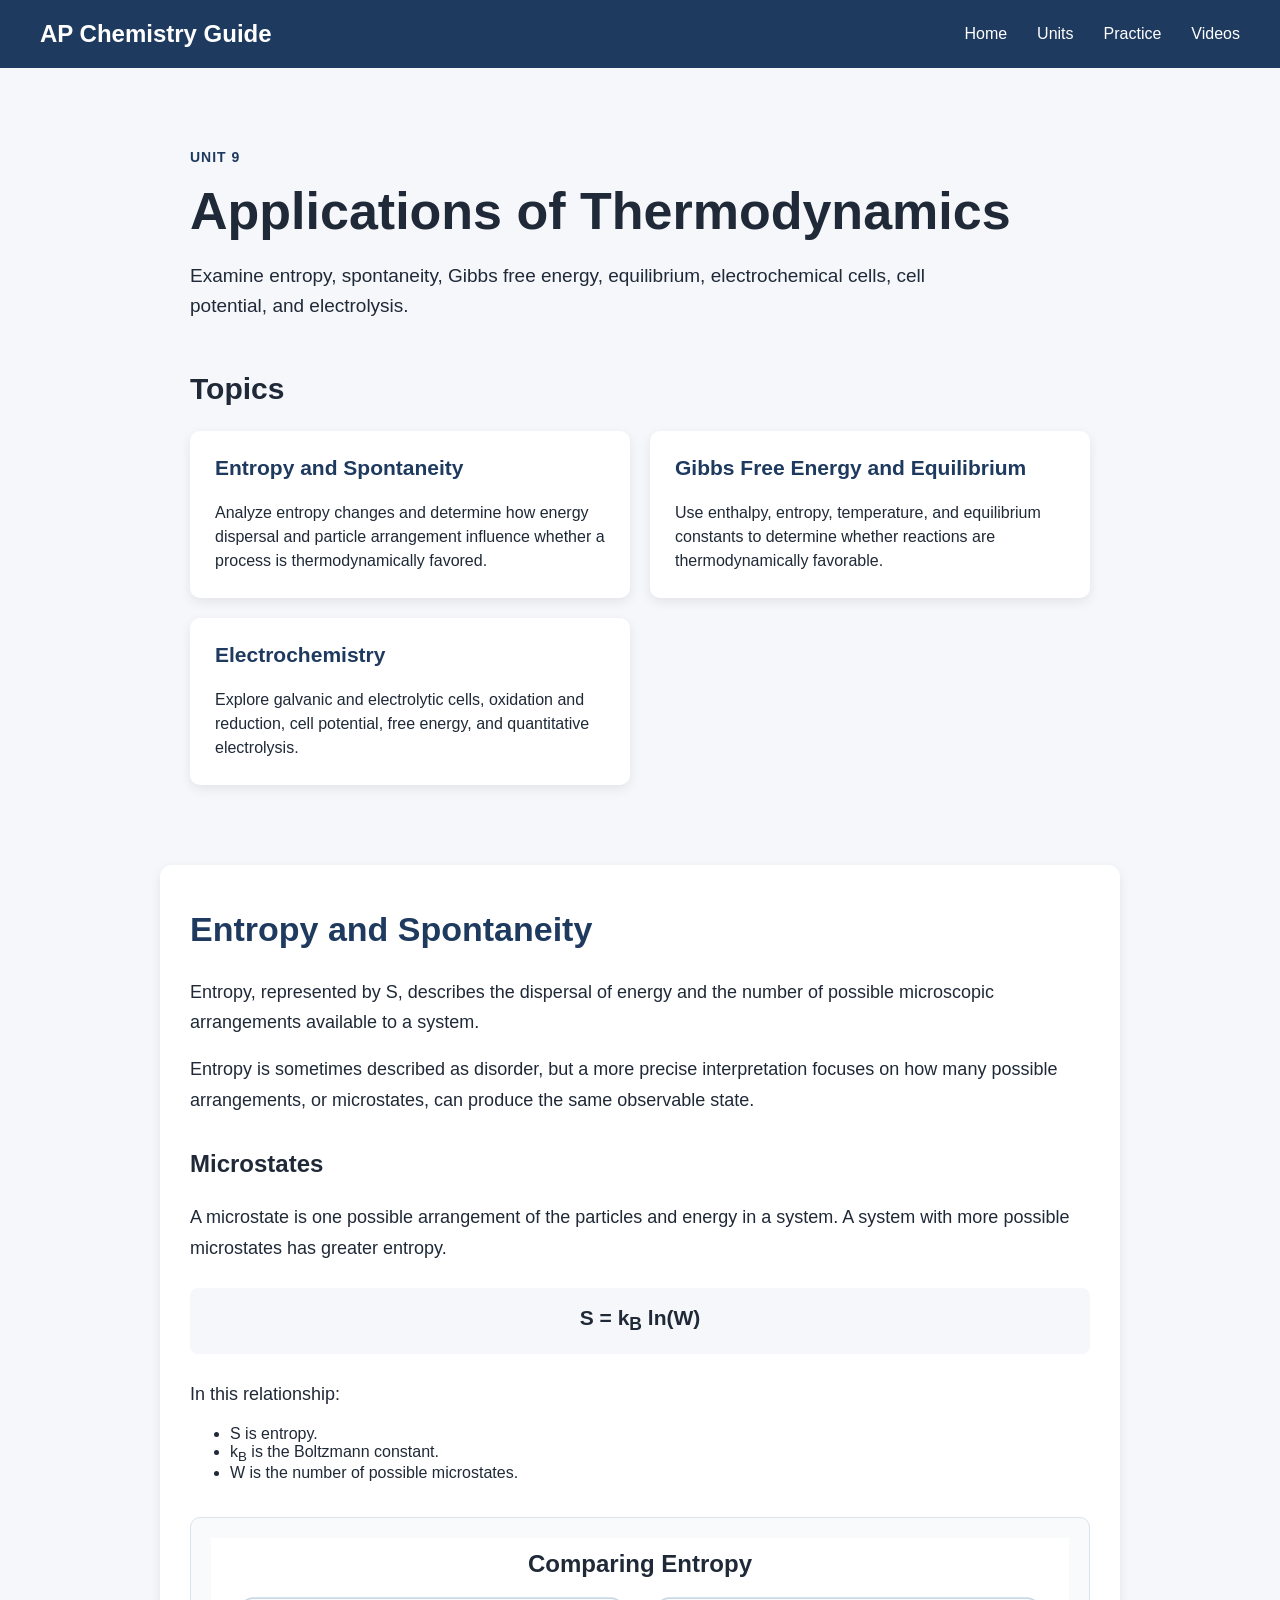
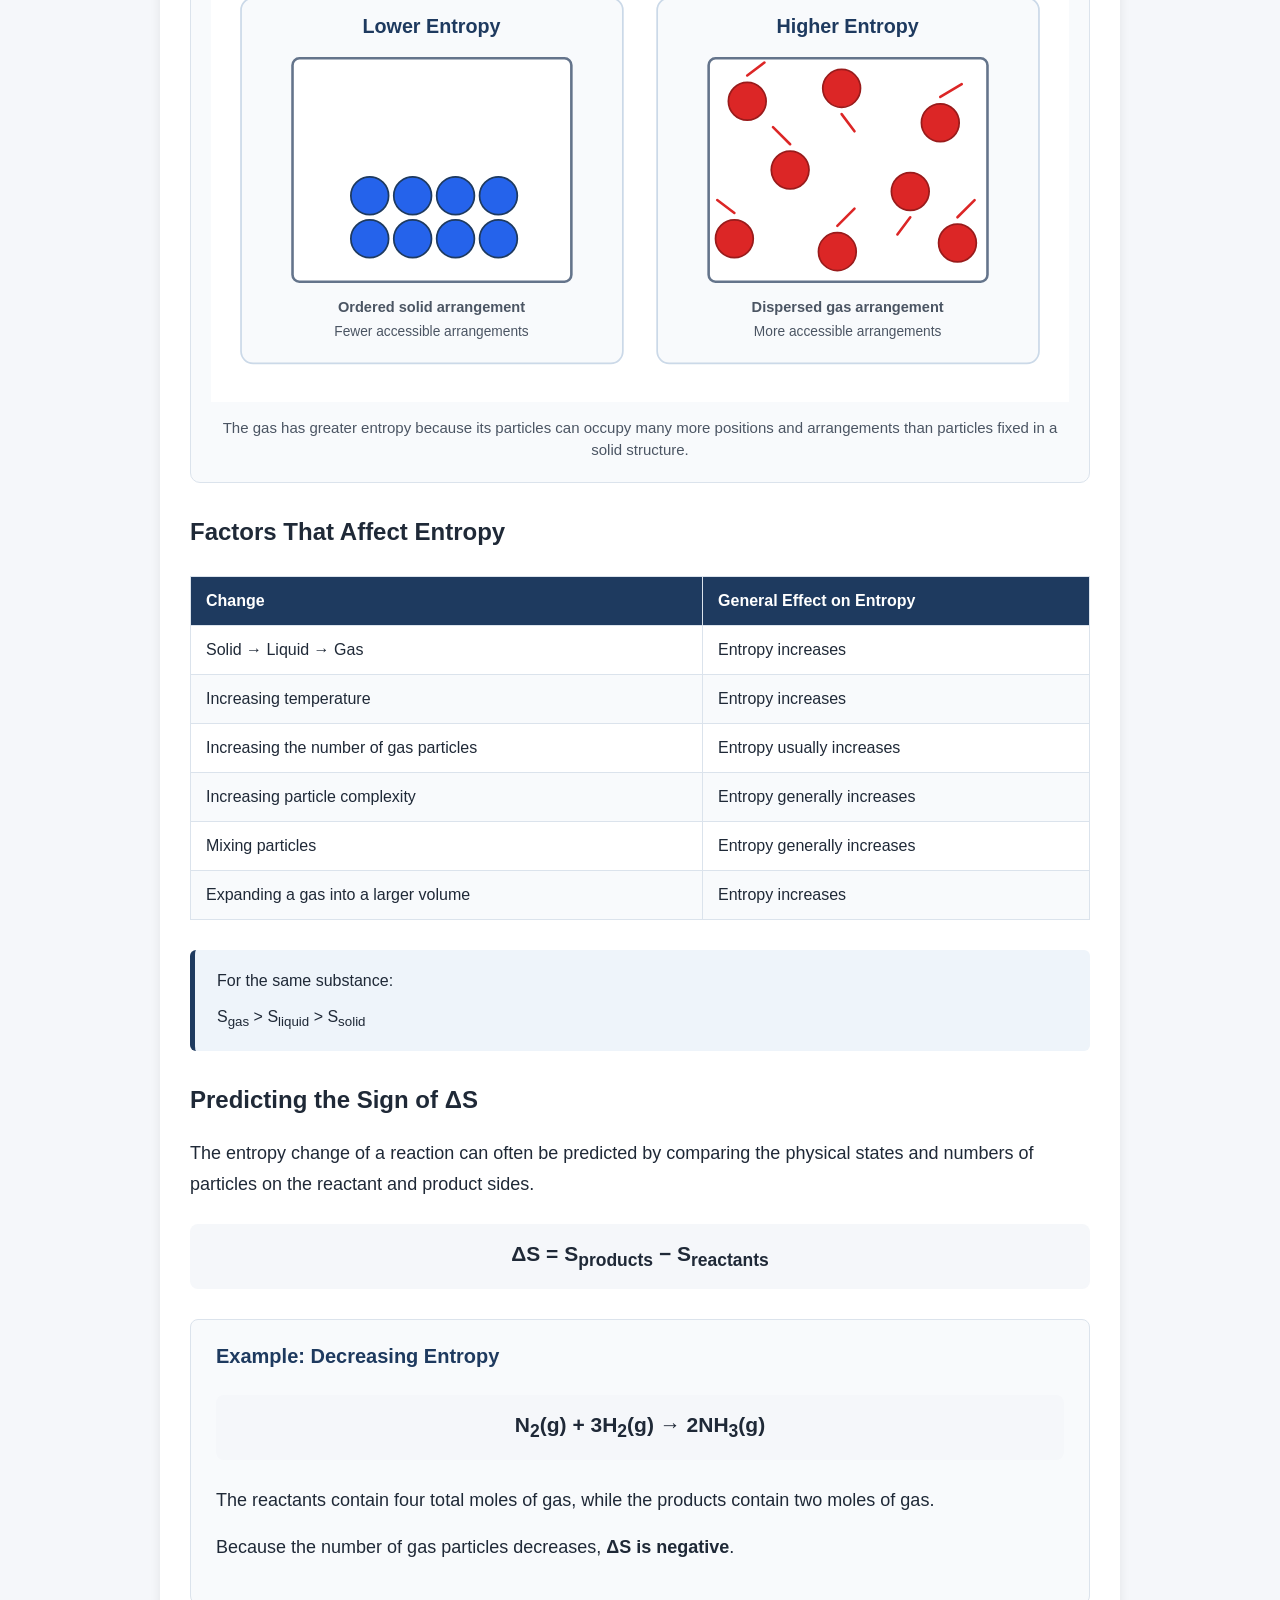
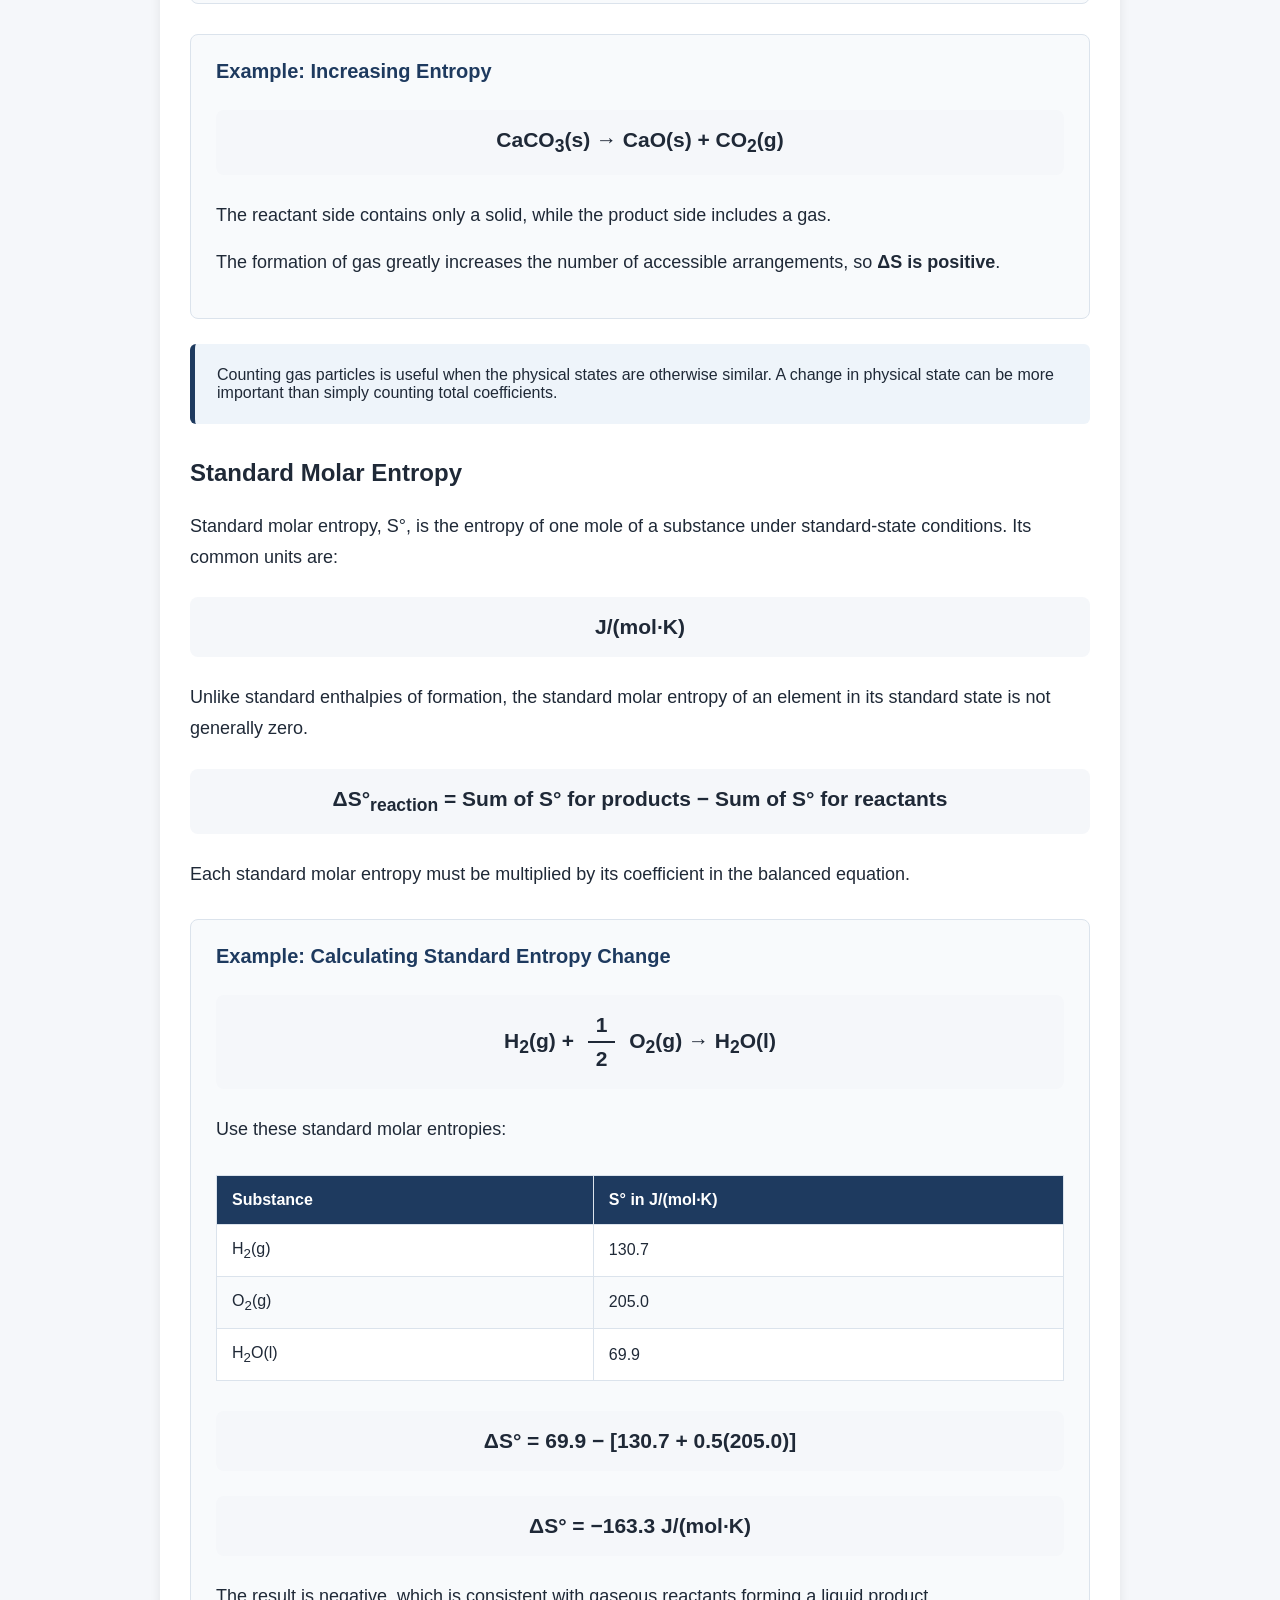
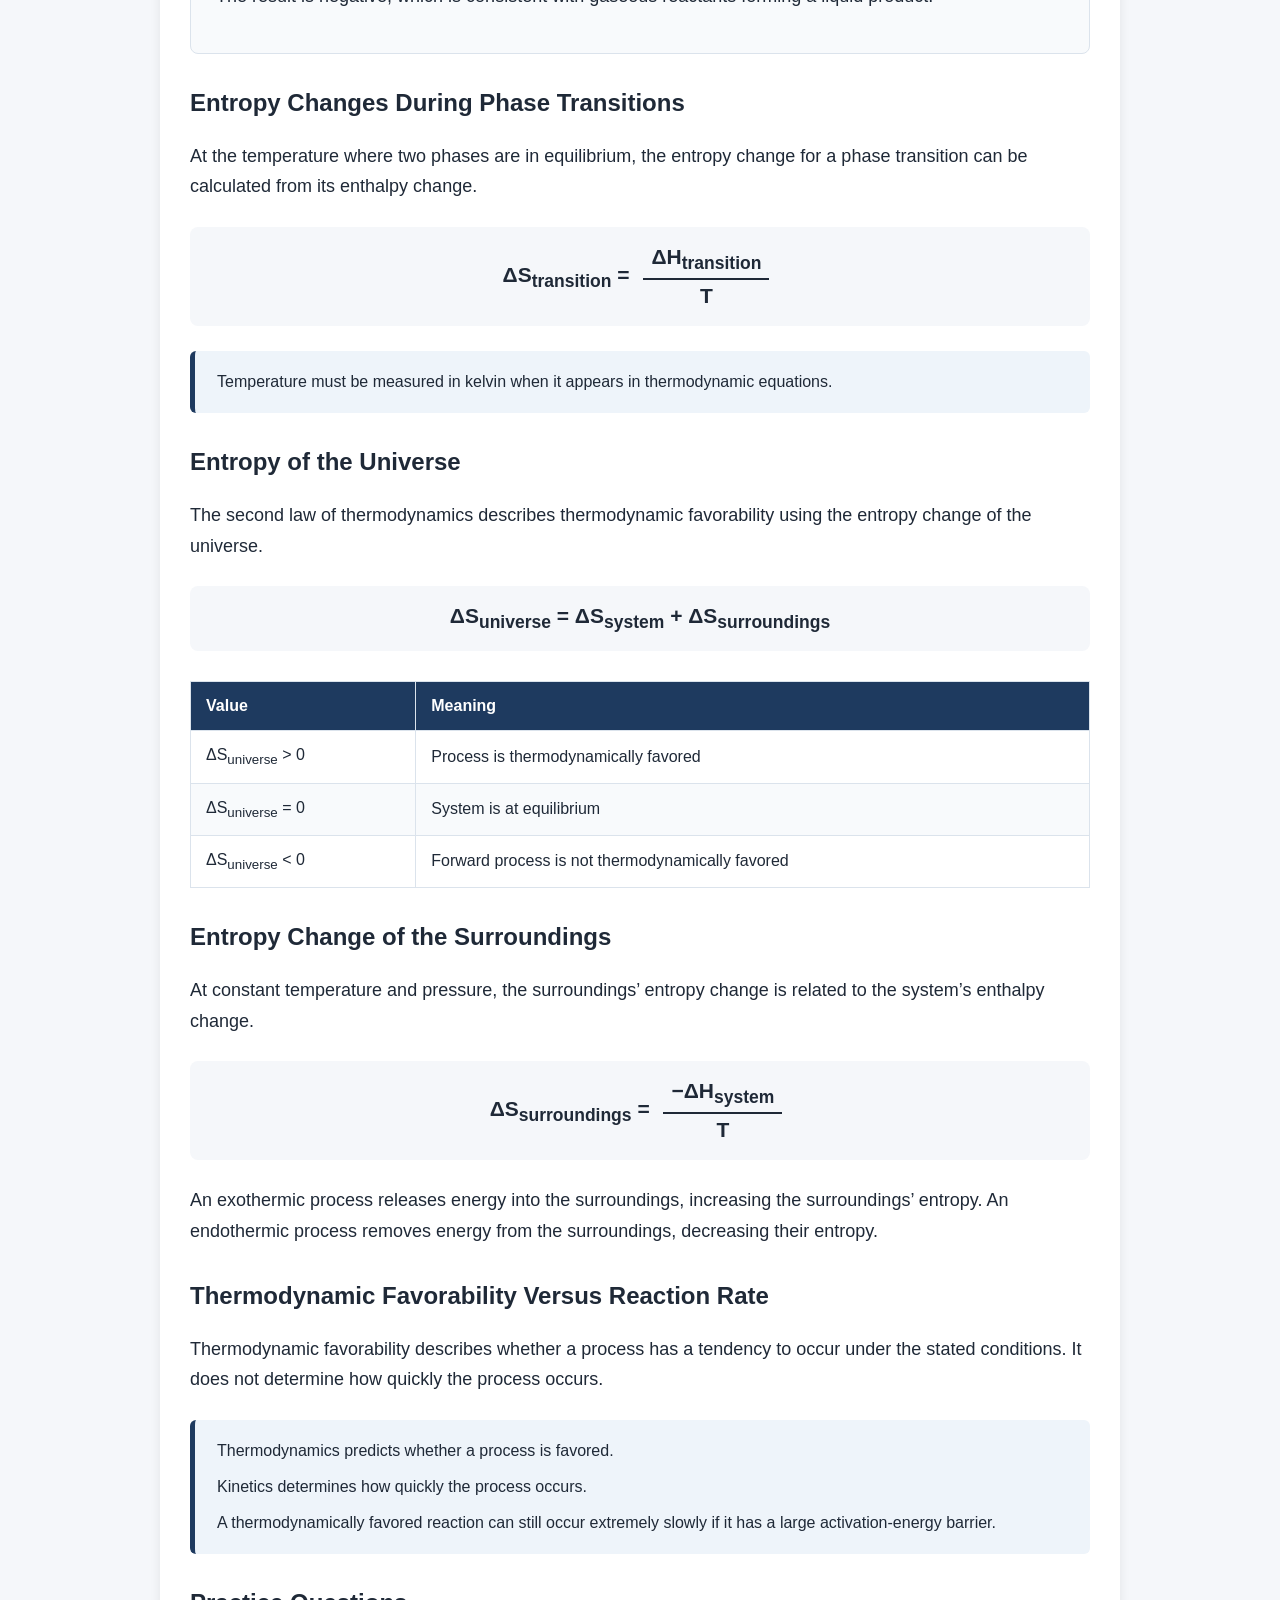
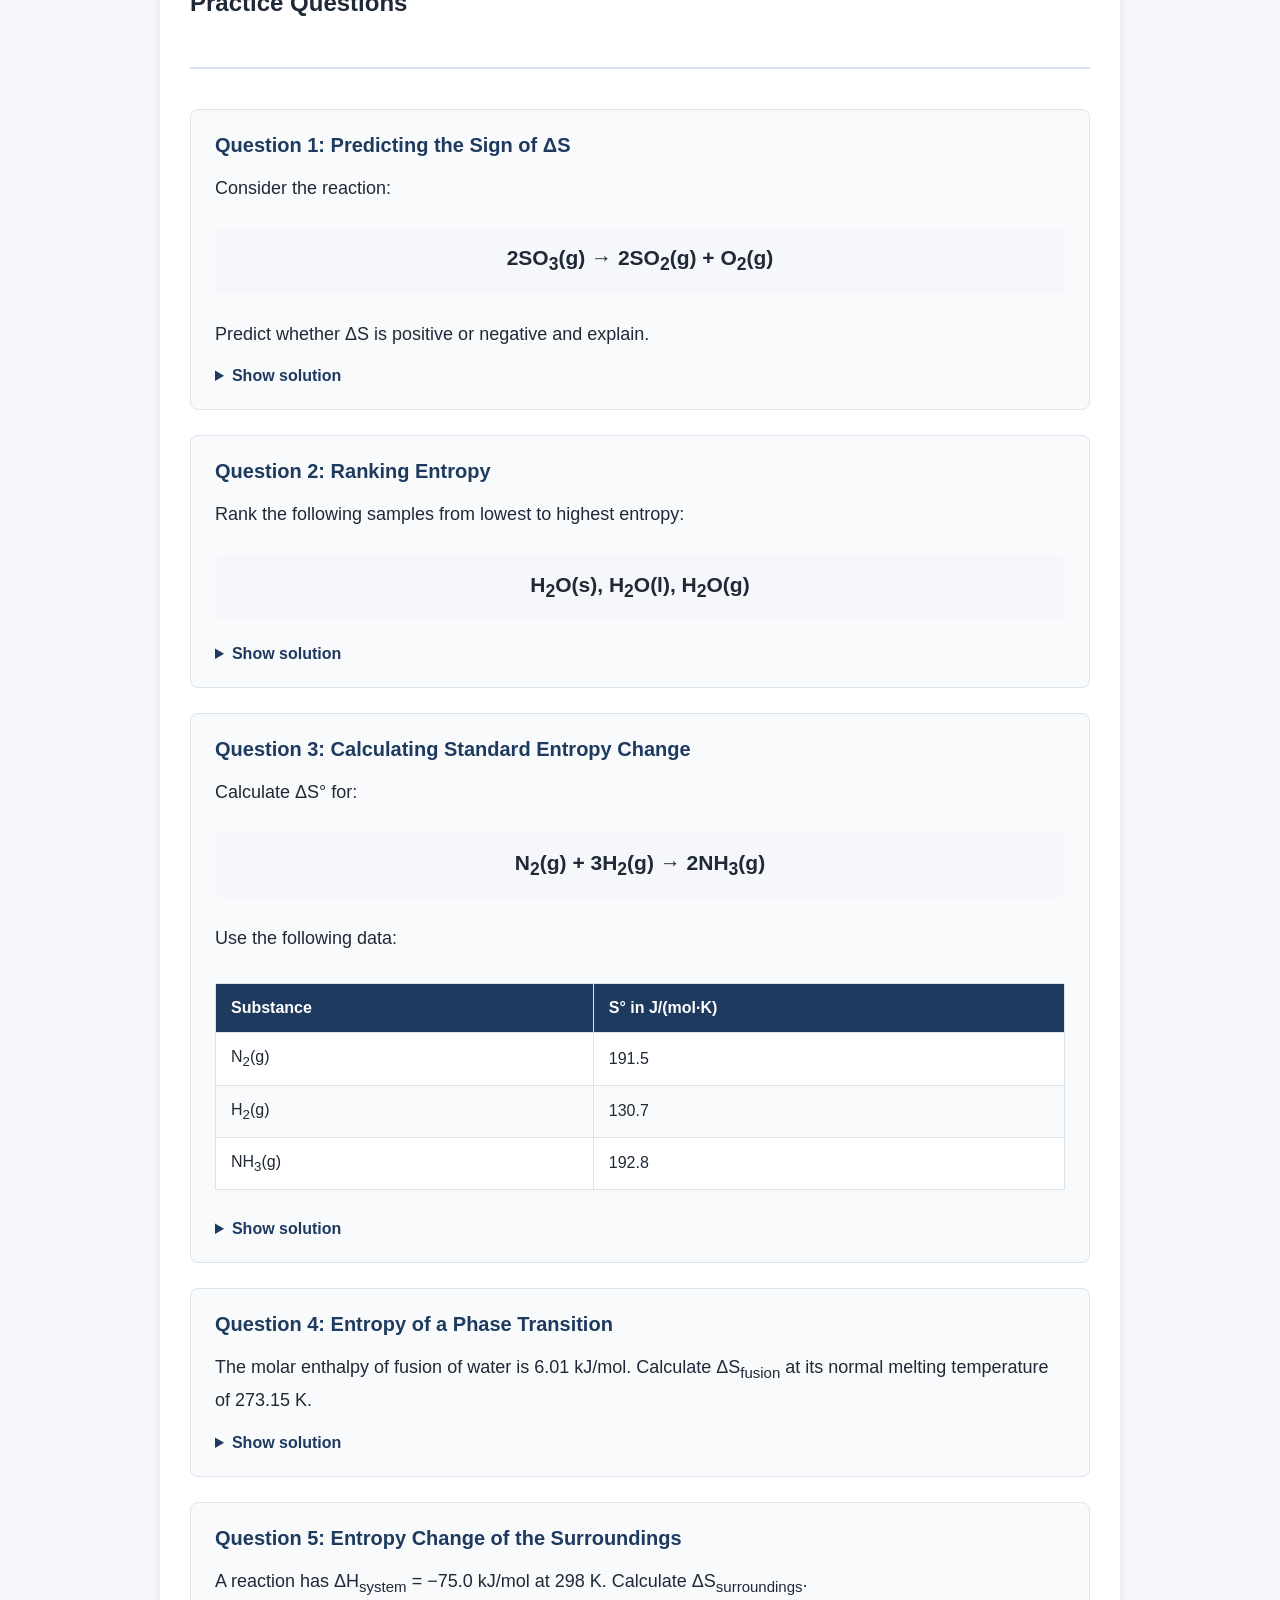
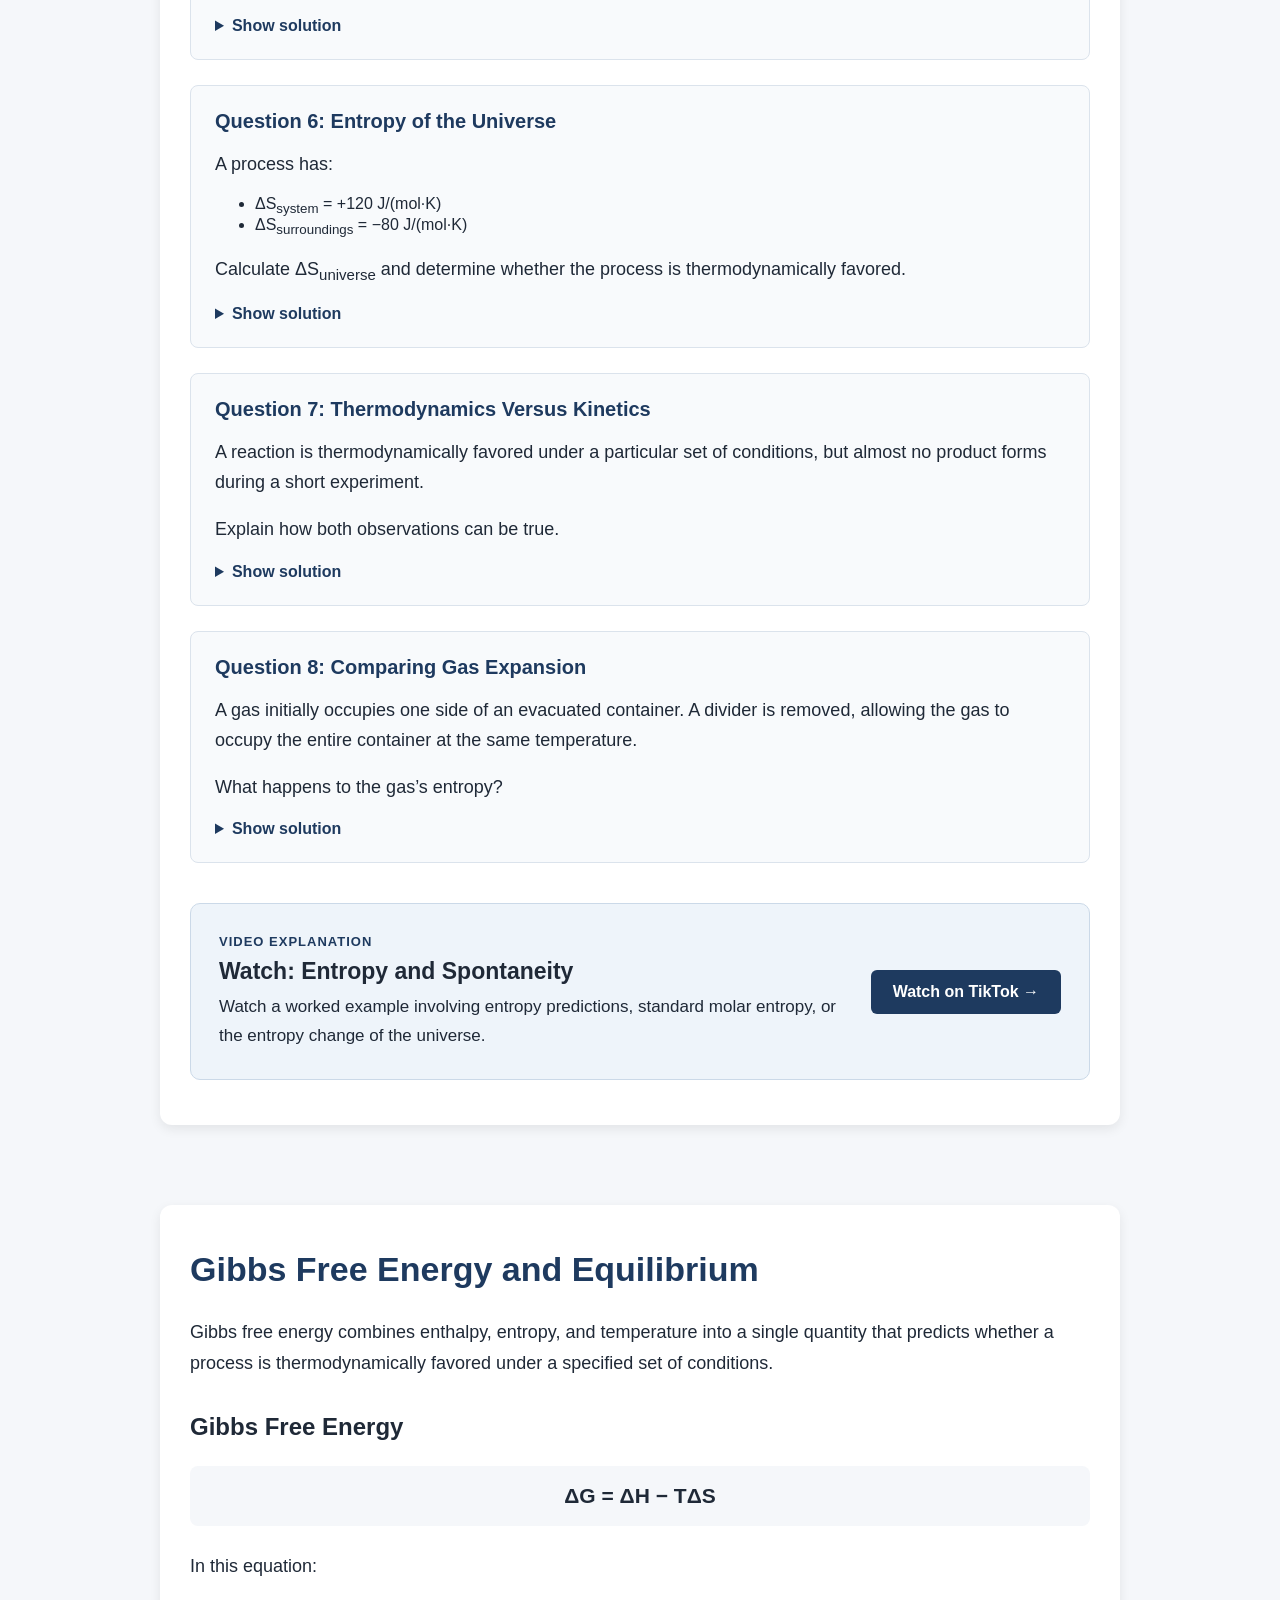
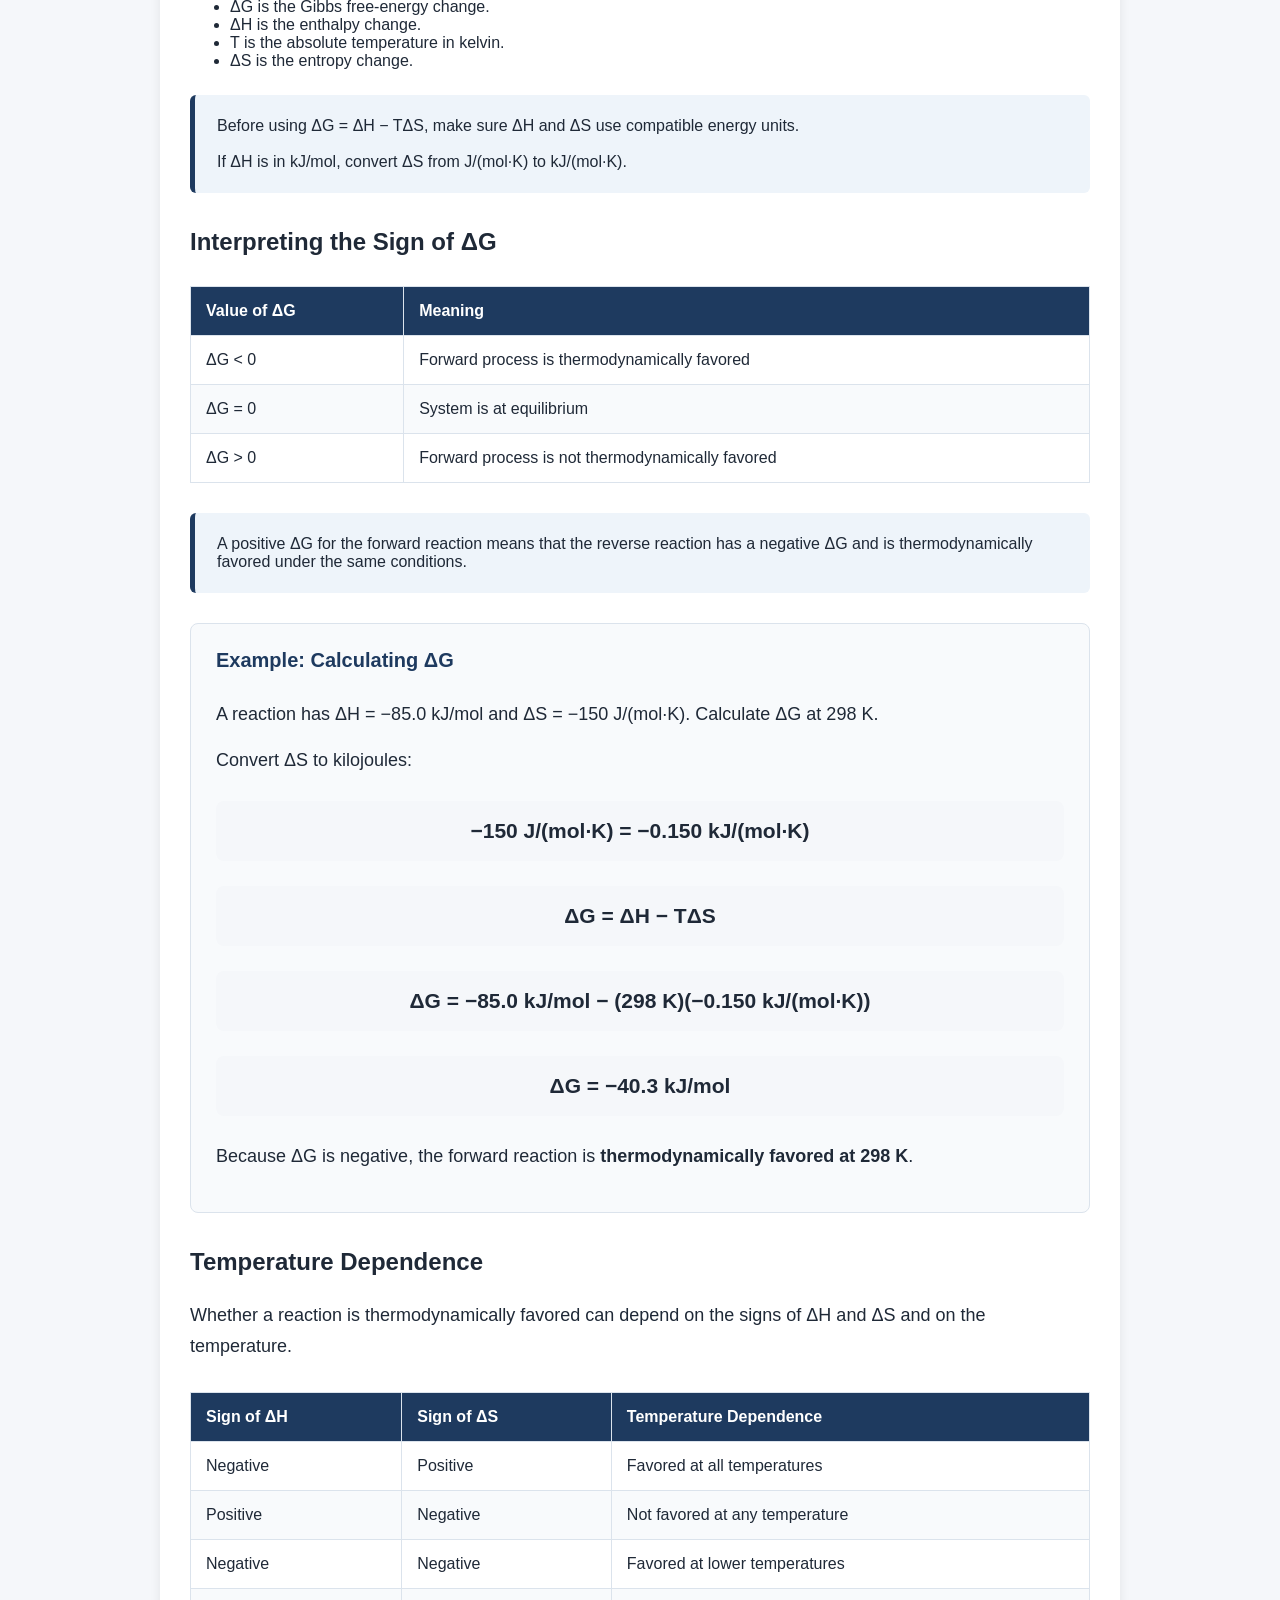
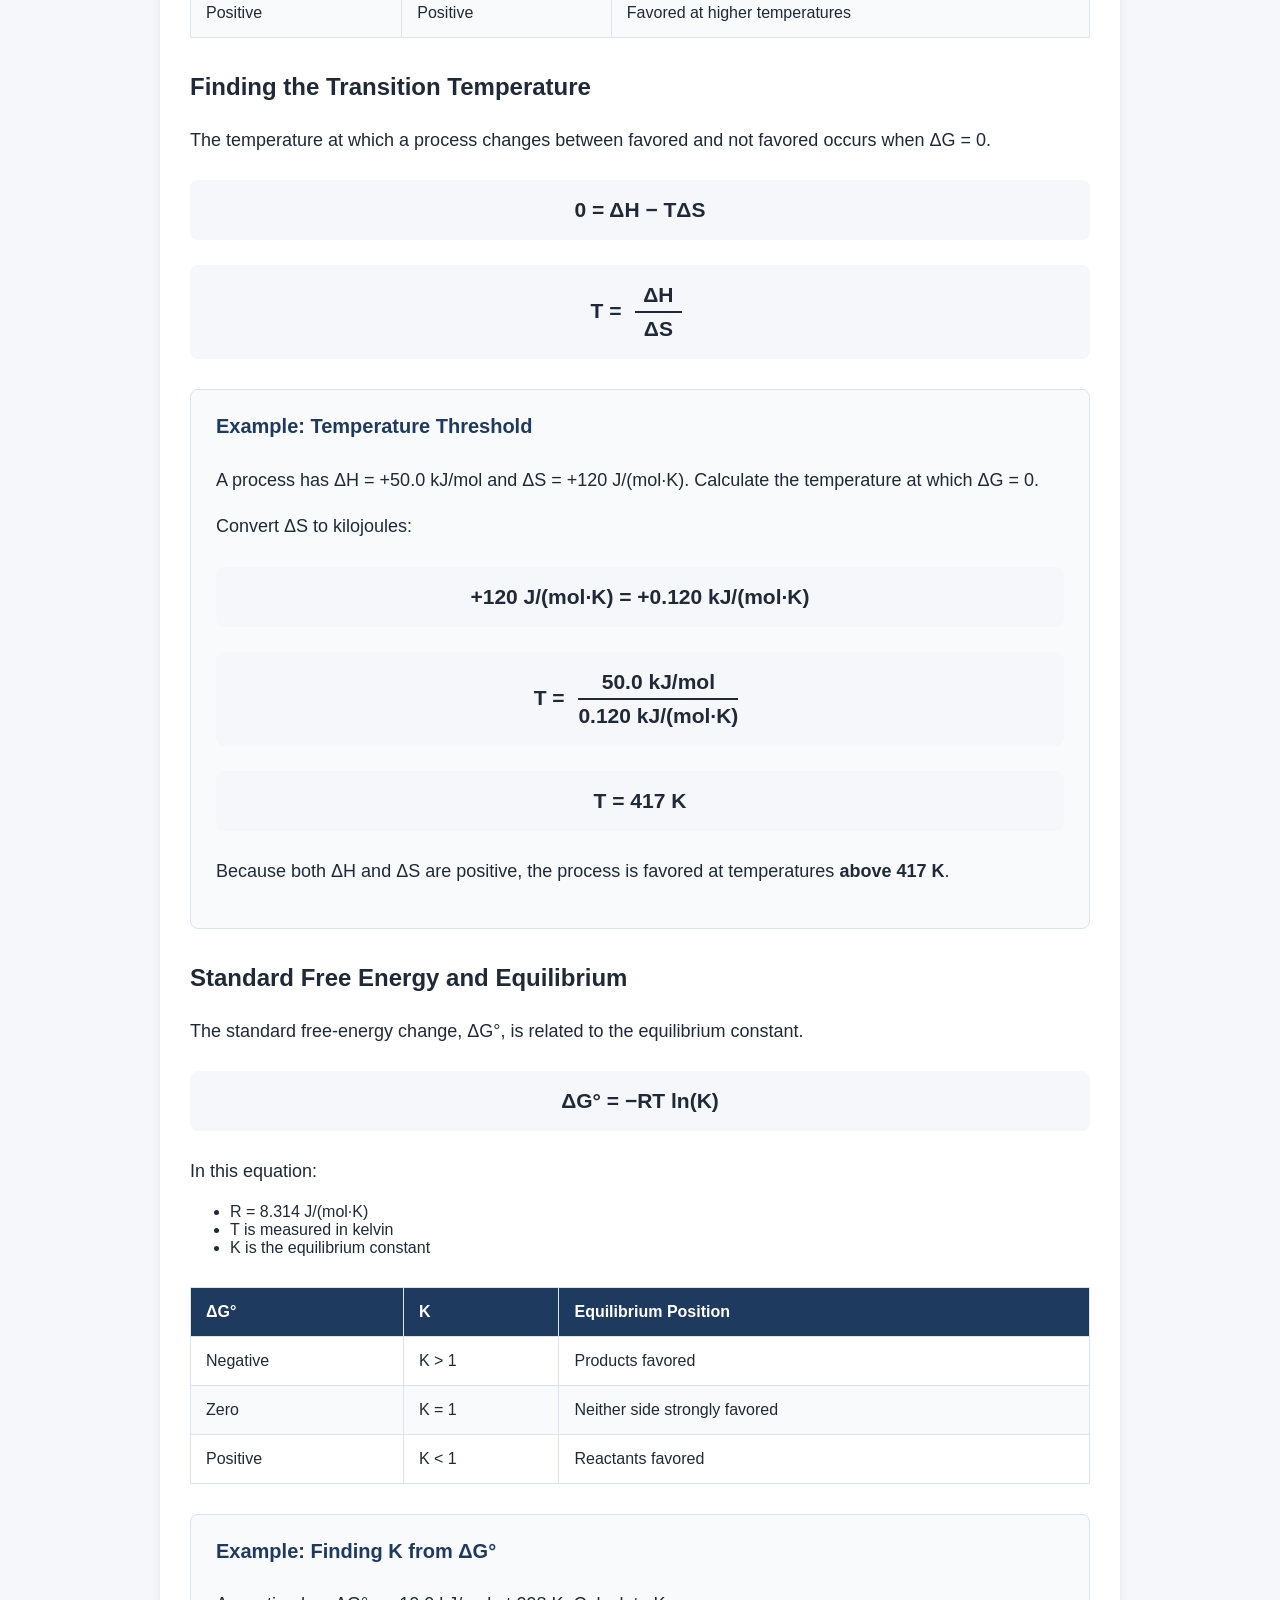
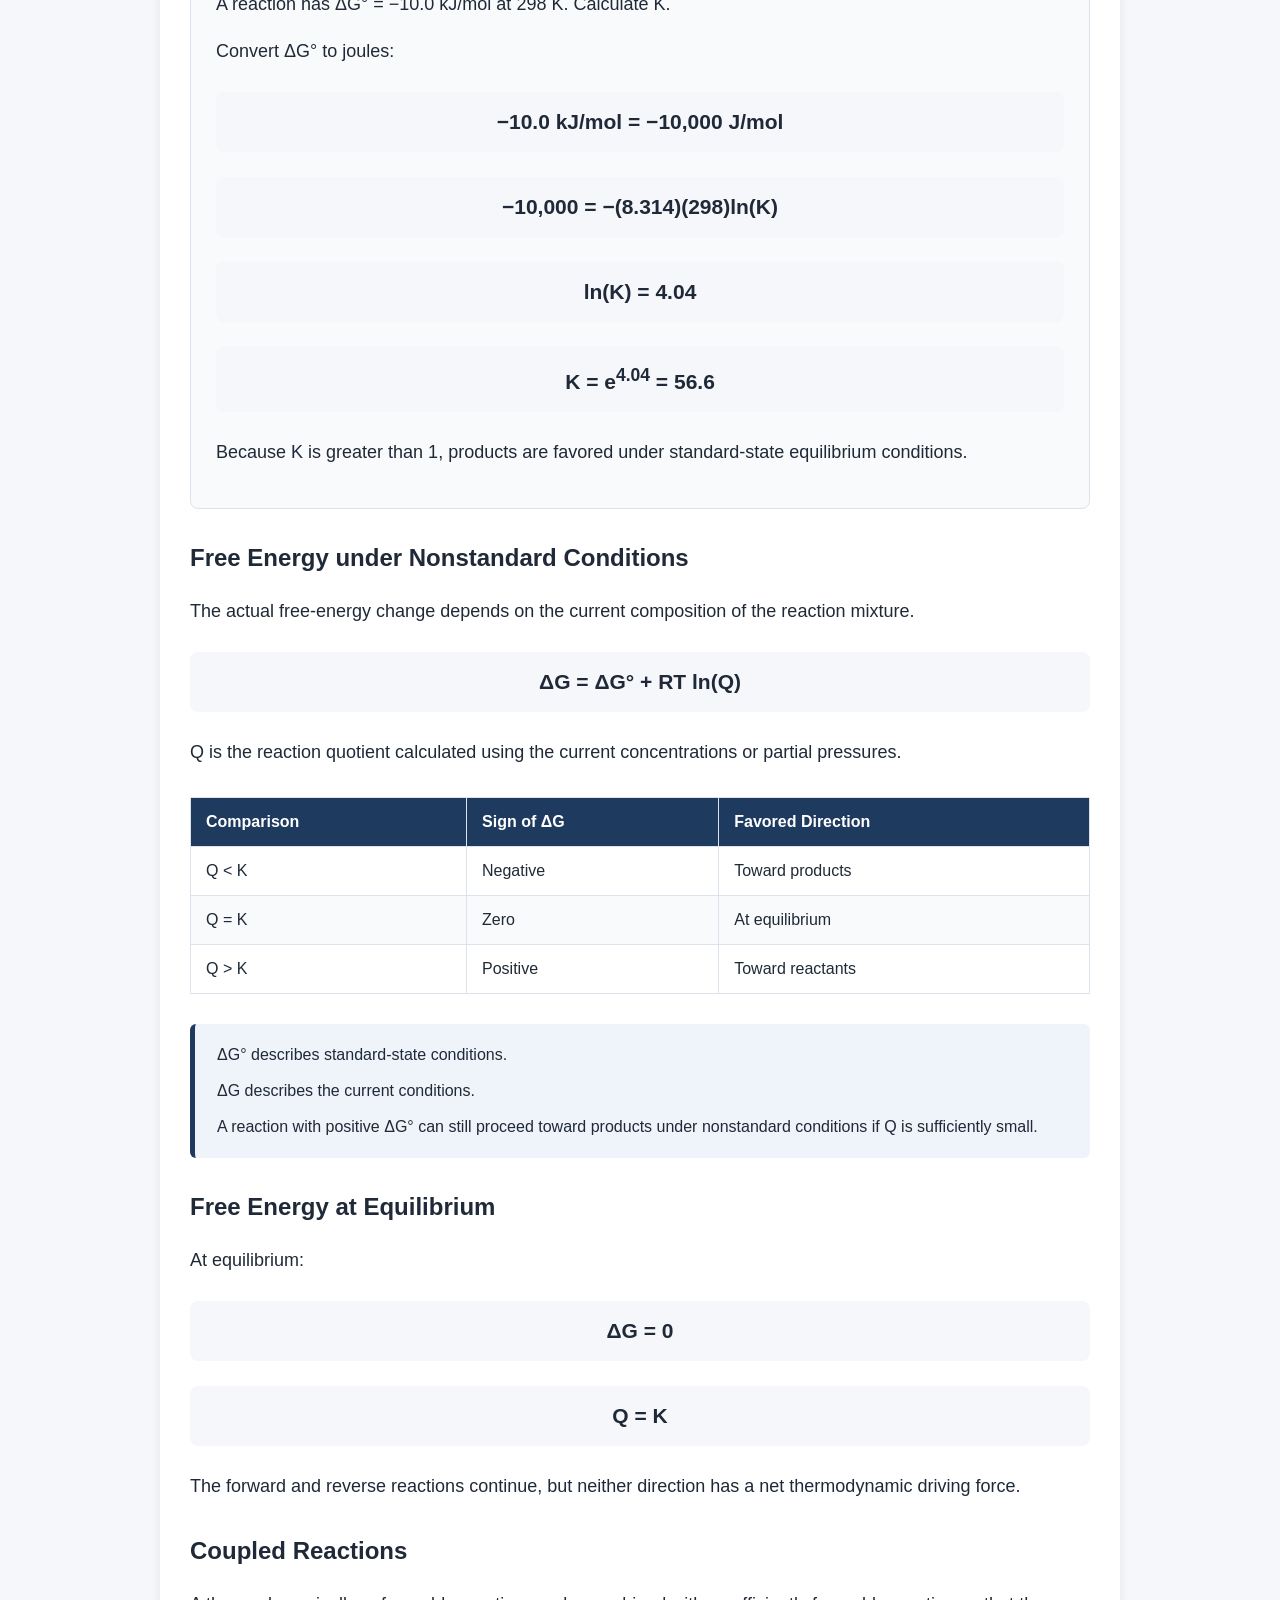
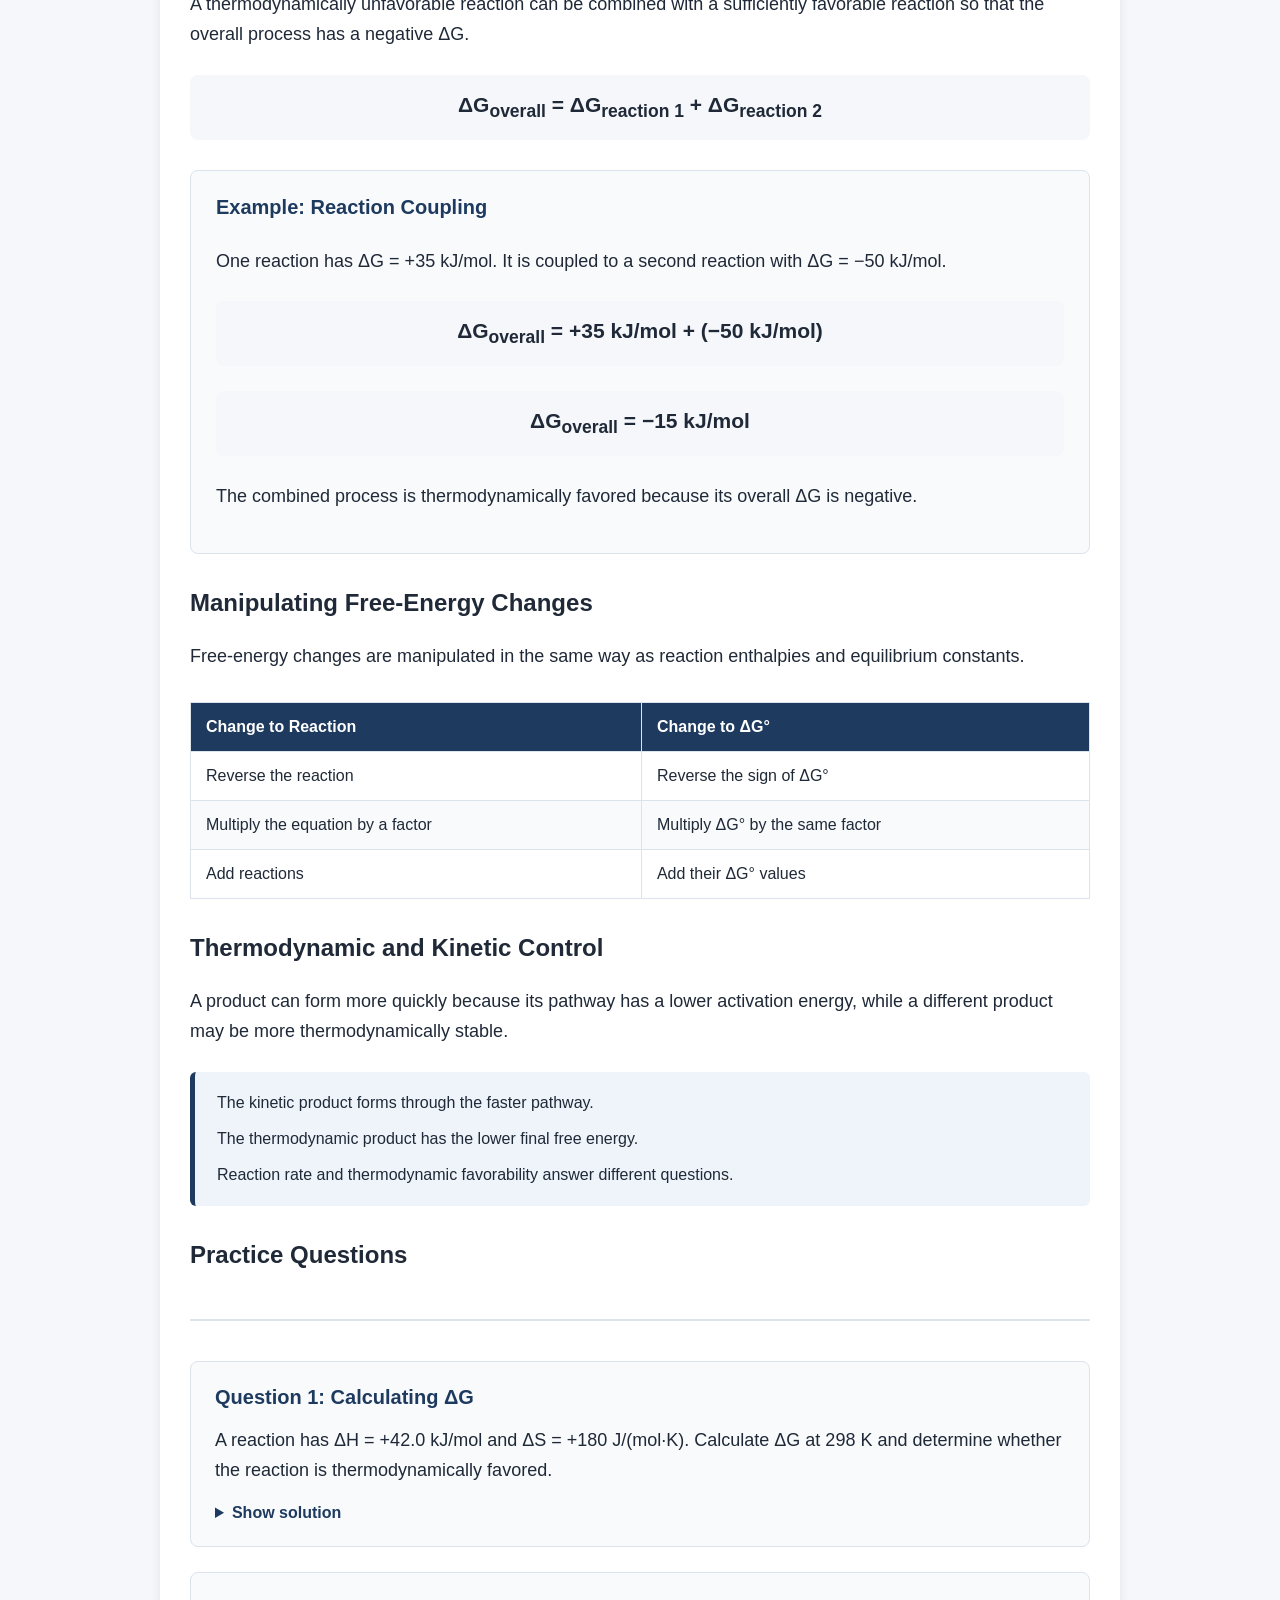
<file: units/unit-9.html>
<!DOCTYPE html>
<html lang="en">

<head>
    <!-- Google tag (gtag.js) -->
<script async src="https://www.googletagmanager.com/gtag/js?id=G-7LD7DHF69E"></script>
<script>
  window.dataLayer = window.dataLayer || [];
  function gtag(){dataLayer.push(arguments);}
  gtag('js', new Date());

  gtag('config', 'G-7LD7DHF69E');
</script>
    <meta charset="UTF-8">
    <meta name="viewport" content="width=device-width, initial-scale=1.0">

    <title>
        Unit 9 — Applications of Thermodynamics | AP Chemistry Guide
    </title>

    <link rel="stylesheet" href="../style.css">
</head>

<body>

    <header>
        <nav>
            <a href="../index.html" class="logo">AP Chemistry Guide</a>

            <div class="nav-links">
                <a href="../index.html">Home</a>
                <a href="../index.html#units">Units</a>
                <a href="#">Practice</a>
                <a href="#">Videos</a>
            </div>
        </nav>
    </header>

    <main>

      <section class="unit-page">

    <span class="unit-number">UNIT 9</span>

    <h1>Applications of Thermodynamics</h1>

    <p>
        Examine entropy, spontaneity, Gibbs free energy, equilibrium,
        electrochemical cells, cell potential, and electrolysis.
    </p>

    <h2>Topics</h2>

    <div class="topic-list">

        <a href="#entropy-spontaneity" class="topic-card">

            <h3>Entropy and Spontaneity</h3>

            <p>
                Analyze entropy changes and determine how energy
                dispersal and particle arrangement influence whether
                a process is thermodynamically favored.
            </p>

        </a>

        <a href="#gibbs-equilibrium" class="topic-card">

            <h3>Gibbs Free Energy and Equilibrium</h3>

            <p>
                Use enthalpy, entropy, temperature, and equilibrium
                constants to determine whether reactions are
                thermodynamically favorable.
            </p>

        </a>

        <a href="#electrochemistry" class="topic-card">

            <h3>Electrochemistry</h3>

            <p>
                Explore galvanic and electrolytic cells, oxidation and
                reduction, cell potential, free energy, and quantitative
                electrolysis.
            </p>

        </a>

    </div>

</section>


<section id="entropy-spontaneity" class="lesson">

    <h2>Entropy and Spontaneity</h2>

    <p>
        Entropy, represented by S, describes the dispersal of energy
        and the number of possible microscopic arrangements available
        to a system.
    </p>

    <p>
        Entropy is sometimes described as disorder, but a more precise
        interpretation focuses on how many possible arrangements, or
        microstates, can produce the same observable state.
    </p>


    <h3>Microstates</h3>

    <p>
        A microstate is one possible arrangement of the particles and
        energy in a system. A system with more possible microstates has
        greater entropy.
    </p>

    <div class="equation">
        S = k<sub>B</sub> ln(W)
    </div>

    <p>In this relationship:</p>

    <ul>
        <li>S is entropy.</li>
        <li>k<sub>B</sub> is the Boltzmann constant.</li>
        <li>W is the number of possible microstates.</li>
    </ul>

    <figure class="chemistry-figure">

        <img
            src="../images/entropy-particle-diagram.svg"
            alt="Particle diagrams comparing a lower entropy ordered solid with a higher entropy dispersed gas"
        >

        <figcaption>
            The gas has greater entropy because its particles can occupy
            many more positions and arrangements than particles fixed
            in a solid structure.
        </figcaption>

    </figure>


    <h3>Factors That Affect Entropy</h3>

    <div class="table-container">

        <table class="particle-table">

            <thead>
                <tr>
                    <th>Change</th>
                    <th>General Effect on Entropy</th>
                </tr>
            </thead>

            <tbody>

                <tr>
                    <td>Solid → Liquid → Gas</td>
                    <td>Entropy increases</td>
                </tr>

                <tr>
                    <td>Increasing temperature</td>
                    <td>Entropy increases</td>
                </tr>

                <tr>
                    <td>Increasing the number of gas particles</td>
                    <td>Entropy usually increases</td>
                </tr>

                <tr>
                    <td>Increasing particle complexity</td>
                    <td>Entropy generally increases</td>
                </tr>

                <tr>
                    <td>Mixing particles</td>
                    <td>Entropy generally increases</td>
                </tr>

                <tr>
                    <td>Expanding a gas into a larger volume</td>
                    <td>Entropy increases</td>
                </tr>

            </tbody>

        </table>

    </div>

    <div class="key-concept">
        For the same substance:
        <br><br>

        S<sub>gas</sub> &gt; S<sub>liquid</sub> &gt; S<sub>solid</sub>
    </div>


    <h3>Predicting the Sign of ΔS</h3>

    <p>
        The entropy change of a reaction can often be predicted by
        comparing the physical states and numbers of particles on the
        reactant and product sides.
    </p>

    <div class="equation">
        ΔS = S<sub>products</sub> − S<sub>reactants</sub>
    </div>


    <div class="example">

        <h4>Example: Decreasing Entropy</h4>

        <div class="equation">
            N<sub>2</sub>(g) + 3H<sub>2</sub>(g)
            → 2NH<sub>3</sub>(g)
        </div>

        <p>
            The reactants contain four total moles of gas, while the
            products contain two moles of gas.
        </p>

        <p>
            Because the number of gas particles decreases,
            <strong>ΔS is negative</strong>.
        </p>

    </div>


    <div class="example">

        <h4>Example: Increasing Entropy</h4>

        <div class="equation">
            CaCO<sub>3</sub>(s)
            → CaO(s) + CO<sub>2</sub>(g)
        </div>

        <p>
            The reactant side contains only a solid, while the product
            side includes a gas.
        </p>

        <p>
            The formation of gas greatly increases the number of
            accessible arrangements, so
            <strong>ΔS is positive</strong>.
        </p>

    </div>

    <div class="key-concept">
        Counting gas particles is useful when the physical states are
        otherwise similar. A change in physical state can be more
        important than simply counting total coefficients.
    </div>


    <h3>Standard Molar Entropy</h3>

    <p>
        Standard molar entropy, S°, is the entropy of one mole of a
        substance under standard-state conditions. Its common units are:
    </p>

    <div class="equation">
        J/(mol·K)
    </div>

    <p>
        Unlike standard enthalpies of formation, the standard molar
        entropy of an element in its standard state is not generally
        zero.
    </p>

    <div class="equation">
        ΔS°<sub>reaction</sub>
        =
        Sum of S° for products
        −
        Sum of S° for reactants
    </div>

    <p>
        Each standard molar entropy must be multiplied by its
        coefficient in the balanced equation.
    </p>


    <div class="example">

        <h4>Example: Calculating Standard Entropy Change</h4>

        <div class="equation">
            H<sub>2</sub>(g) +

            <span class="fraction">
                <span class="numerator">
                    1
                </span>
                <span class="denominator">
                    2
                </span>
            </span>

            O<sub>2</sub>(g)
            → H<sub>2</sub>O(l)
        </div>

        <p>Use these standard molar entropies:</p>

        <div class="table-container">

            <table class="particle-table">

                <thead>
                    <tr>
                        <th>Substance</th>
                        <th>S° in J/(mol·K)</th>
                    </tr>
                </thead>

                <tbody>
                    <tr>
                        <td>H<sub>2</sub>(g)</td>
                        <td>130.7</td>
                    </tr>

                    <tr>
                        <td>O<sub>2</sub>(g)</td>
                        <td>205.0</td>
                    </tr>

                    <tr>
                        <td>H<sub>2</sub>O(l)</td>
                        <td>69.9</td>
                    </tr>
                </tbody>

            </table>

        </div>

        <div class="equation">
            ΔS° =
            69.9
            −
            [130.7 + 0.5(205.0)]
        </div>

        <div class="equation">
            ΔS° = −163.3 J/(mol·K)
        </div>

        <p>
            The result is negative, which is consistent with gaseous
            reactants forming a liquid product.
        </p>

    </div>


    <h3>Entropy Changes During Phase Transitions</h3>

    <p>
        At the temperature where two phases are in equilibrium, the
        entropy change for a phase transition can be calculated from
        its enthalpy change.
    </p>

    <div class="equation">
        ΔS<sub>transition</sub> =

        <span class="fraction">
            <span class="numerator">
                ΔH<sub>transition</sub>
            </span>
            <span class="denominator">
                T
            </span>
        </span>
    </div>

    <div class="key-concept">
        Temperature must be measured in kelvin when it appears in
        thermodynamic equations.
    </div>


    <h3>Entropy of the Universe</h3>

    <p>
        The second law of thermodynamics describes thermodynamic
        favorability using the entropy change of the universe.
    </p>

    <div class="equation">
        ΔS<sub>universe</sub>
        =
        ΔS<sub>system</sub>
        +
        ΔS<sub>surroundings</sub>
    </div>

    <div class="table-container">

        <table class="particle-table">

            <thead>
                <tr>
                    <th>Value</th>
                    <th>Meaning</th>
                </tr>
            </thead>

            <tbody>

                <tr>
                    <td>ΔS<sub>universe</sub> &gt; 0</td>
                    <td>Process is thermodynamically favored</td>
                </tr>

                <tr>
                    <td>ΔS<sub>universe</sub> = 0</td>
                    <td>System is at equilibrium</td>
                </tr>

                <tr>
                    <td>ΔS<sub>universe</sub> &lt; 0</td>
                    <td>Forward process is not thermodynamically favored</td>
                </tr>

            </tbody>

        </table>

    </div>


    <h3>Entropy Change of the Surroundings</h3>

    <p>
        At constant temperature and pressure, the surroundings’ entropy
        change is related to the system’s enthalpy change.
    </p>

    <div class="equation">
        ΔS<sub>surroundings</sub> =

        <span class="fraction">
            <span class="numerator">
                −ΔH<sub>system</sub>
            </span>
            <span class="denominator">
                T
            </span>
        </span>
    </div>

    <p>
        An exothermic process releases energy into the surroundings,
        increasing the surroundings’ entropy. An endothermic process
        removes energy from the surroundings, decreasing their entropy.
    </p>


    <h3>Thermodynamic Favorability Versus Reaction Rate</h3>

    <p>
        Thermodynamic favorability describes whether a process has a
        tendency to occur under the stated conditions. It does not
        determine how quickly the process occurs.
    </p>

    <div class="key-concept">
        Thermodynamics predicts whether a process is favored.
        <br><br>

        Kinetics determines how quickly the process occurs.
        <br><br>

        A thermodynamically favored reaction can still occur extremely
        slowly if it has a large activation-energy barrier.
    </div>

    <h3>Practice Questions</h3>

<div class="practice-section">

    <div class="practice-question">

        <h4>Question 1: Predicting the Sign of ΔS</h4>

        <p>Consider the reaction:</p>

        <div class="equation">
            2SO<sub>3</sub>(g)
            → 2SO<sub>2</sub>(g) + O<sub>2</sub>(g)
        </div>

        <p>
            Predict whether ΔS is positive or negative and explain.
        </p>

        <details>
            <summary>Show solution</summary>

            <div class="solution">

                <p>
                    The reactant side contains two total moles of gas.
                    The product side contains three total moles of gas.
                </p>

                <p>
                    Increasing the number of gas particles increases
                    the number of possible particle arrangements.
                    Therefore, <strong>ΔS is positive</strong>.
                </p>

            </div>
        </details>

    </div>


    <div class="practice-question">

        <h4>Question 2: Ranking Entropy</h4>

        <p>
            Rank the following samples from lowest to highest entropy:
        </p>

        <div class="equation">
            H<sub>2</sub>O(s),
            H<sub>2</sub>O(l),
            H<sub>2</sub>O(g)
        </div>

        <details>
            <summary>Show solution</summary>

            <div class="solution">

                <div class="equation">
                    H<sub>2</sub>O(s)
                    &lt;
                    H<sub>2</sub>O(l)
                    &lt;
                    H<sub>2</sub>O(g)
                </div>

                <p>
                    Particles in a solid have relatively restricted
                    positions. Liquid particles have more possible
                    arrangements, while gas particles can occupy a much
                    larger number of positions.
                </p>

            </div>
        </details>

    </div>


    <div class="practice-question">

        <h4>Question 3: Calculating Standard Entropy Change</h4>

        <p>Calculate ΔS° for:</p>

        <div class="equation">
            N<sub>2</sub>(g) + 3H<sub>2</sub>(g)
            → 2NH<sub>3</sub>(g)
        </div>

        <p>Use the following data:</p>

        <div class="table-container">

            <table class="particle-table">

                <thead>
                    <tr>
                        <th>Substance</th>
                        <th>S° in J/(mol·K)</th>
                    </tr>
                </thead>

                <tbody>
                    <tr>
                        <td>N<sub>2</sub>(g)</td>
                        <td>191.5</td>
                    </tr>

                    <tr>
                        <td>H<sub>2</sub>(g)</td>
                        <td>130.7</td>
                    </tr>

                    <tr>
                        <td>NH<sub>3</sub>(g)</td>
                        <td>192.8</td>
                    </tr>
                </tbody>

            </table>

        </div>

        <details>
            <summary>Show solution</summary>

            <div class="solution">

                <div class="equation">
                    ΔS° =
                    Sum of S°<sub>products</sub>
                    −
                    Sum of S°<sub>reactants</sub>
                </div>

                <p>Calculate the product total:</p>

                <div class="equation">
                    Products = 2(192.8) = 385.6 J/(mol·K)
                </div>

                <p>Calculate the reactant total:</p>

                <div class="equation">
                    Reactants =
                    191.5 + 3(130.7)
                    = 583.6 J/(mol·K)
                </div>

                <div class="equation">
                    ΔS° = 385.6 − 583.6
                </div>

                <div class="equation">
                    ΔS° = −198.0 J/(mol·K)
                </div>

                <p>
                    The negative result agrees with the decrease from
                    four moles of gas to two moles of gas.
                </p>

            </div>
        </details>

    </div>


    <div class="practice-question">

        <h4>Question 4: Entropy of a Phase Transition</h4>

        <p>
            The molar enthalpy of fusion of water is 6.01 kJ/mol.
            Calculate ΔS<sub>fusion</sub> at its normal melting
            temperature of 273.15 K.
        </p>

        <details>
            <summary>Show solution</summary>

            <div class="solution">

                <p>
                    Convert the enthalpy from kilojoules to joules:
                </p>

                <div class="equation">
                    6.01 kJ/mol = 6010 J/mol
                </div>

                <div class="equation">
                    ΔS<sub>fusion</sub> =

                    <span class="fraction">
                        <span class="numerator">
                            ΔH<sub>fusion</sub>
                        </span>
                        <span class="denominator">
                            T
                        </span>
                    </span>
                </div>

                <div class="equation">
                    ΔS<sub>fusion</sub> =

                    <span class="fraction">
                        <span class="numerator">
                            6010 J/mol
                        </span>
                        <span class="denominator">
                            273.15 K
                        </span>
                    </span>
                </div>

                <div class="equation">
                    ΔS<sub>fusion</sub>
                    = 22.0 J/(mol·K)
                </div>

                <p>
                    The value is positive because melting increases the
                    number of accessible particle arrangements.
                </p>

            </div>
        </details>

    </div>


    <div class="practice-question">

        <h4>Question 5: Entropy Change of the Surroundings</h4>

        <p>
            A reaction has ΔH<sub>system</sub> = −75.0 kJ/mol at
            298 K. Calculate ΔS<sub>surroundings</sub>.
        </p>

        <details>
            <summary>Show solution</summary>

            <div class="solution">

                <p>Convert the enthalpy to joules:</p>

                <div class="equation">
                    −75.0 kJ/mol = −75,000 J/mol
                </div>

                <div class="equation">
                    ΔS<sub>surroundings</sub> =

                    <span class="fraction">
                        <span class="numerator">
                            −ΔH<sub>system</sub>
                        </span>
                        <span class="denominator">
                            T
                        </span>
                    </span>
                </div>

                <div class="equation">
                    ΔS<sub>surroundings</sub> =

                    <span class="fraction">
                        <span class="numerator">
                            −(−75,000 J/mol)
                        </span>
                        <span class="denominator">
                            298 K
                        </span>
                    </span>
                </div>

                <div class="equation">
                    ΔS<sub>surroundings</sub>
                    = +252 J/(mol·K)
                </div>

                <p>
                    The surroundings gain entropy because the
                    exothermic reaction releases energy into them.
                </p>

            </div>
        </details>

    </div>


    <div class="practice-question">

        <h4>Question 6: Entropy of the Universe</h4>

        <p>
            A process has:
        </p>

        <ul>
            <li>
                ΔS<sub>system</sub> = +120 J/(mol·K)
            </li>

            <li>
                ΔS<sub>surroundings</sub> = −80 J/(mol·K)
            </li>
        </ul>

        <p>
            Calculate ΔS<sub>universe</sub> and determine whether the
            process is thermodynamically favored.
        </p>

        <details>
            <summary>Show solution</summary>

            <div class="solution">

                <div class="equation">
                    ΔS<sub>universe</sub>
                    =
                    ΔS<sub>system</sub>
                    +
                    ΔS<sub>surroundings</sub>
                </div>

                <div class="equation">
                    ΔS<sub>universe</sub>
                    = +120 + (−80)
                </div>

                <div class="equation">
                    ΔS<sub>universe</sub>
                    = +40 J/(mol·K)
                </div>

                <p>
                    Because ΔS<sub>universe</sub> is positive, the
                    process is <strong>thermodynamically favored</strong>.
                </p>

            </div>
        </details>

    </div>


    <div class="practice-question">

        <h4>Question 7: Thermodynamics Versus Kinetics</h4>

        <p>
            A reaction is thermodynamically favored under a particular
            set of conditions, but almost no product forms during a
            short experiment.
        </p>

        <p>Explain how both observations can be true.</p>

        <details>
            <summary>Show solution</summary>

            <div class="solution">

                <p>
                    Thermodynamic favorability indicates that the
                    reaction has a tendency to proceed toward products
                    under the stated conditions.
                </p>

                <p>
                    It does not describe the reaction rate. If the
                    reaction has a large activation-energy barrier, it
                    may proceed extremely slowly.
                </p>

                <p>
                    Therefore, the reaction can be thermodynamically
                    favored but kinetically slow.
                </p>

            </div>
        </details>

    </div>


    <div class="practice-question">

        <h4>Question 8: Comparing Gas Expansion</h4>

        <p>
            A gas initially occupies one side of an evacuated container.
            A divider is removed, allowing the gas to occupy the entire
            container at the same temperature.
        </p>

        <p>What happens to the gas’s entropy?</p>

        <details>
            <summary>Show solution</summary>

            <div class="solution">

                <p>
                    The entropy <strong>increases</strong>.
                </p>

                <p>
                    In the larger volume, each gas particle has more
                    possible positions. The system therefore has more
                    accessible microstates, even though the number of
                    particles and temperature remain unchanged.
                </p>

            </div>
        </details>

    </div>

</div>


<div class="video-resource">

    <div class="video-text">

        <span class="video-label">VIDEO EXPLANATION</span>

        <h3>Watch: Entropy and Spontaneity</h3>

        <p>
            Watch a worked example involving entropy predictions,
            standard molar entropy, or the entropy change of the
            universe.
        </p>

    </div>

    <a
        href="#"
        class="video-button"
        target="_blank"
        rel="noopener noreferrer"
    >
        Watch on TikTok →
    </a>

</div>

</section>


<section id="gibbs-equilibrium" class="lesson">

    <h2>Gibbs Free Energy and Equilibrium</h2>

    <p>
        Gibbs free energy combines enthalpy, entropy, and temperature
        into a single quantity that predicts whether a process is
        thermodynamically favored under a specified set of conditions.
    </p>


    <h3>Gibbs Free Energy</h3>

    <div class="equation">
        ΔG = ΔH − TΔS
    </div>

    <p>In this equation:</p>

    <ul>
        <li>ΔG is the Gibbs free-energy change.</li>
        <li>ΔH is the enthalpy change.</li>
        <li>T is the absolute temperature in kelvin.</li>
        <li>ΔS is the entropy change.</li>
    </ul>

    <div class="key-concept">
        Before using ΔG = ΔH − TΔS, make sure ΔH and ΔS use compatible
        energy units.
        <br><br>

        If ΔH is in kJ/mol, convert ΔS from J/(mol·K) to kJ/(mol·K).
    </div>


    <h3>Interpreting the Sign of ΔG</h3>

    <div class="table-container">

        <table class="particle-table">

            <thead>
                <tr>
                    <th>Value of ΔG</th>
                    <th>Meaning</th>
                </tr>
            </thead>

            <tbody>

                <tr>
                    <td>ΔG &lt; 0</td>
                    <td>Forward process is thermodynamically favored</td>
                </tr>

                <tr>
                    <td>ΔG = 0</td>
                    <td>System is at equilibrium</td>
                </tr>

                <tr>
                    <td>ΔG &gt; 0</td>
                    <td>Forward process is not thermodynamically favored</td>
                </tr>

            </tbody>

        </table>

    </div>

    <div class="key-concept">
        A positive ΔG for the forward reaction means that the reverse
        reaction has a negative ΔG and is thermodynamically favored
        under the same conditions.
    </div>


    <div class="example">

        <h4>Example: Calculating ΔG</h4>

        <p>
            A reaction has ΔH = −85.0 kJ/mol and
            ΔS = −150 J/(mol·K). Calculate ΔG at 298 K.
        </p>

        <p>Convert ΔS to kilojoules:</p>

        <div class="equation">
            −150 J/(mol·K)
            = −0.150 kJ/(mol·K)
        </div>

        <div class="equation">
            ΔG = ΔH − TΔS
        </div>

        <div class="equation">
            ΔG =
            −85.0 kJ/mol
            −
            (298 K)(−0.150 kJ/(mol·K))
        </div>

        <div class="equation">
            ΔG = −40.3 kJ/mol
        </div>

        <p>
            Because ΔG is negative, the forward reaction is
            <strong>thermodynamically favored at 298 K</strong>.
        </p>

    </div>


    <h3>Temperature Dependence</h3>

    <p>
        Whether a reaction is thermodynamically favored can depend on
        the signs of ΔH and ΔS and on the temperature.
    </p>

    <div class="table-container">

        <table class="particle-table">

            <thead>
                <tr>
                    <th>Sign of ΔH</th>
                    <th>Sign of ΔS</th>
                    <th>Temperature Dependence</th>
                </tr>
            </thead>

            <tbody>

                <tr>
                    <td>Negative</td>
                    <td>Positive</td>
                    <td>Favored at all temperatures</td>
                </tr>

                <tr>
                    <td>Positive</td>
                    <td>Negative</td>
                    <td>Not favored at any temperature</td>
                </tr>

                <tr>
                    <td>Negative</td>
                    <td>Negative</td>
                    <td>Favored at lower temperatures</td>
                </tr>

                <tr>
                    <td>Positive</td>
                    <td>Positive</td>
                    <td>Favored at higher temperatures</td>
                </tr>

            </tbody>

        </table>

    </div>


    <h3>Finding the Transition Temperature</h3>

    <p>
        The temperature at which a process changes between favored and
        not favored occurs when ΔG = 0.
    </p>

    <div class="equation">
        0 = ΔH − TΔS
    </div>

    <div class="equation">
        T =

        <span class="fraction">
            <span class="numerator">
                ΔH
            </span>
            <span class="denominator">
                ΔS
            </span>
        </span>
    </div>

    <div class="example">

        <h4>Example: Temperature Threshold</h4>

        <p>
            A process has ΔH = +50.0 kJ/mol and
            ΔS = +120 J/(mol·K). Calculate the temperature at which
            ΔG = 0.
        </p>

        <p>Convert ΔS to kilojoules:</p>

        <div class="equation">
            +120 J/(mol·K)
            = +0.120 kJ/(mol·K)
        </div>

        <div class="equation">
            T =

            <span class="fraction">
                <span class="numerator">
                    50.0 kJ/mol
                </span>
                <span class="denominator">
                    0.120 kJ/(mol·K)
                </span>
            </span>
        </div>

        <div class="equation">
            T = 417 K
        </div>

        <p>
            Because both ΔH and ΔS are positive, the process is favored
            at temperatures <strong>above 417 K</strong>.
        </p>

    </div>


    <h3>Standard Free Energy and Equilibrium</h3>

    <p>
        The standard free-energy change, ΔG°, is related to the
        equilibrium constant.
    </p>

    <div class="equation">
        ΔG° = −RT ln(K)
    </div>

    <p>In this equation:</p>

    <ul>
        <li>R = 8.314 J/(mol·K)</li>
        <li>T is measured in kelvin</li>
        <li>K is the equilibrium constant</li>
    </ul>

    <div class="table-container">

        <table class="particle-table">

            <thead>
                <tr>
                    <th>ΔG°</th>
                    <th>K</th>
                    <th>Equilibrium Position</th>
                </tr>
            </thead>

            <tbody>

                <tr>
                    <td>Negative</td>
                    <td>K &gt; 1</td>
                    <td>Products favored</td>
                </tr>

                <tr>
                    <td>Zero</td>
                    <td>K = 1</td>
                    <td>Neither side strongly favored</td>
                </tr>

                <tr>
                    <td>Positive</td>
                    <td>K &lt; 1</td>
                    <td>Reactants favored</td>
                </tr>

            </tbody>

        </table>

    </div>


    <div class="example">

        <h4>Example: Finding K from ΔG°</h4>

        <p>
            A reaction has ΔG° = −10.0 kJ/mol at 298 K. Calculate K.
        </p>

        <p>Convert ΔG° to joules:</p>

        <div class="equation">
            −10.0 kJ/mol = −10,000 J/mol
        </div>

        <div class="equation">
            −10,000
            = −(8.314)(298)ln(K)
        </div>

        <div class="equation">
            ln(K) = 4.04
        </div>

        <div class="equation">
            K = e<sup>4.04</sup> = 56.6
        </div>

        <p>
            Because K is greater than 1, products are favored under
            standard-state equilibrium conditions.
        </p>

    </div>


    <h3>Free Energy under Nonstandard Conditions</h3>

    <p>
        The actual free-energy change depends on the current composition
        of the reaction mixture.
    </p>

    <div class="equation">
        ΔG = ΔG° + RT ln(Q)
    </div>

    <p>
        Q is the reaction quotient calculated using the current
        concentrations or partial pressures.
    </p>

    <div class="table-container">

        <table class="particle-table">

            <thead>
                <tr>
                    <th>Comparison</th>
                    <th>Sign of ΔG</th>
                    <th>Favored Direction</th>
                </tr>
            </thead>

            <tbody>

                <tr>
                    <td>Q &lt; K</td>
                    <td>Negative</td>
                    <td>Toward products</td>
                </tr>

                <tr>
                    <td>Q = K</td>
                    <td>Zero</td>
                    <td>At equilibrium</td>
                </tr>

                <tr>
                    <td>Q &gt; K</td>
                    <td>Positive</td>
                    <td>Toward reactants</td>
                </tr>

            </tbody>

        </table>

    </div>

    <div class="key-concept">
        ΔG° describes standard-state conditions.
        <br><br>

        ΔG describes the current conditions.
        <br><br>

        A reaction with positive ΔG° can still proceed toward products
        under nonstandard conditions if Q is sufficiently small.
    </div>


    <h3>Free Energy at Equilibrium</h3>

    <p>At equilibrium:</p>

    <div class="equation">
        ΔG = 0
    </div>

    <div class="equation">
        Q = K
    </div>

    <p>
        The forward and reverse reactions continue, but neither
        direction has a net thermodynamic driving force.
    </p>


    <h3>Coupled Reactions</h3>

    <p>
        A thermodynamically unfavorable reaction can be combined with a
        sufficiently favorable reaction so that the overall process has
        a negative ΔG.
    </p>

    <div class="equation">
        ΔG<sub>overall</sub>
        =
        ΔG<sub>reaction 1</sub>
        +
        ΔG<sub>reaction 2</sub>
    </div>

    <div class="example">

        <h4>Example: Reaction Coupling</h4>

        <p>
            One reaction has ΔG = +35 kJ/mol. It is coupled to a second
            reaction with ΔG = −50 kJ/mol.
        </p>

        <div class="equation">
            ΔG<sub>overall</sub>
            = +35 kJ/mol + (−50 kJ/mol)
        </div>

        <div class="equation">
            ΔG<sub>overall</sub> = −15 kJ/mol
        </div>

        <p>
            The combined process is thermodynamically favored because
            its overall ΔG is negative.
        </p>

    </div>


    <h3>Manipulating Free-Energy Changes</h3>

    <p>
        Free-energy changes are manipulated in the same way as reaction
        enthalpies and equilibrium constants.
    </p>

    <div class="table-container">

        <table class="particle-table">

            <thead>
                <tr>
                    <th>Change to Reaction</th>
                    <th>Change to ΔG°</th>
                </tr>
            </thead>

            <tbody>

                <tr>
                    <td>Reverse the reaction</td>
                    <td>Reverse the sign of ΔG°</td>
                </tr>

                <tr>
                    <td>Multiply the equation by a factor</td>
                    <td>Multiply ΔG° by the same factor</td>
                </tr>

                <tr>
                    <td>Add reactions</td>
                    <td>Add their ΔG° values</td>
                </tr>

            </tbody>

        </table>

    </div>


    <h3>Thermodynamic and Kinetic Control</h3>

    <p>
        A product can form more quickly because its pathway has a lower
        activation energy, while a different product may be more
        thermodynamically stable.
    </p>

    <div class="key-concept">
        The kinetic product forms through the faster pathway.
        <br><br>

        The thermodynamic product has the lower final free energy.
        <br><br>

        Reaction rate and thermodynamic favorability answer different
        questions.
    </div>

    <h3>Practice Questions</h3>

<div class="practice-section">

    <div class="practice-question">

        <h4>Question 1: Calculating ΔG</h4>

        <p>
            A reaction has ΔH = +42.0 kJ/mol and
            ΔS = +180 J/(mol·K). Calculate ΔG at 298 K and determine
            whether the reaction is thermodynamically favored.
        </p>

        <details>
            <summary>Show solution</summary>

            <div class="solution">

                <p>Convert ΔS to kilojoules:</p>

                <div class="equation">
                    +180 J/(mol·K)
                    = +0.180 kJ/(mol·K)
                </div>

                <div class="equation">
                    ΔG = ΔH − TΔS
                </div>

                <div class="equation">
                    ΔG =
                    +42.0
                    −
                    (298)(0.180)
                </div>

                <div class="equation">
                    ΔG = −11.6 kJ/mol
                </div>

                <p>
                    Because ΔG is negative, the reaction is
                    <strong>thermodynamically favored at 298 K</strong>.
                </p>

            </div>
        </details>

    </div>


    <div class="practice-question">

        <h4>Question 2: Predicting Temperature Dependence</h4>

        <p>
            A reaction has a negative ΔH and a negative ΔS. At what
            general range of temperatures is the reaction most likely
            to be thermodynamically favored?
        </p>

        <details>
            <summary>Show solution</summary>

            <div class="solution">

                <div class="equation">
                    ΔG = ΔH − TΔS
                </div>

                <p>
                    The negative ΔH favors a negative ΔG. Because ΔS
                    is negative, the term −TΔS is positive and opposes
                    thermodynamic favorability.
                </p>

                <p>
                    At lower temperatures, the positive −TΔS term is
                    smaller. Therefore, the reaction is most likely
                    favored at <strong>lower temperatures</strong>.
                </p>

            </div>
        </details>

    </div>


    <div class="practice-question">

        <h4>Question 3: Finding a Temperature Threshold</h4>

        <p>
            A reaction has ΔH = −60.0 kJ/mol and
            ΔS = −150 J/(mol·K).
        </p>

        <p>
            Calculate the temperature at which ΔG = 0 and state whether
            the reaction is favored above or below that temperature.
        </p>

        <details>
            <summary>Show solution</summary>

            <div class="solution">

                <p>Convert ΔS to kilojoules:</p>

                <div class="equation">
                    −150 J/(mol·K)
                    = −0.150 kJ/(mol·K)
                </div>

                <div class="equation">
                    T =

                    <span class="fraction">
                        <span class="numerator">
                            ΔH
                        </span>
                        <span class="denominator">
                            ΔS
                        </span>
                    </span>
                </div>

                <div class="equation">
                    T =

                    <span class="fraction">
                        <span class="numerator">
                            −60.0 kJ/mol
                        </span>
                        <span class="denominator">
                            −0.150 kJ/(mol·K)
                        </span>
                    </span>
                </div>

                <div class="equation">
                    T = 400 K
                </div>

                <p>
                    Because both ΔH and ΔS are negative, the reaction is
                    favored at temperatures <strong>below 400 K</strong>.
                </p>

            </div>
        </details>

    </div>


    <div class="practice-question">

        <h4>Question 4: Finding K from ΔG°</h4>

        <p>
            A reaction has ΔG° = +12.0 kJ/mol at 298 K. Calculate K.
            Use R = 8.314 J/(mol·K).
        </p>

        <details>
            <summary>Show solution</summary>

            <div class="solution">

                <p>Convert ΔG° to joules:</p>

                <div class="equation">
                    +12.0 kJ/mol = +12,000 J/mol
                </div>

                <div class="equation">
                    ΔG° = −RT ln(K)
                </div>

                <div class="equation">
                    12,000
                    = −(8.314)(298)ln(K)
                </div>

                <div class="equation">
                    ln(K) = −4.84
                </div>

                <div class="equation">
                    K = e<sup>−4.84</sup>
                    = 7.9 × 10<sup>−3</sup>
                </div>

                <p>
                    K is less than 1, which is consistent with the
                    positive ΔG° and a reactant-favored equilibrium.
                </p>

            </div>
        </details>

    </div>


    <div class="practice-question">

        <h4>Question 5: Finding ΔG° from K</h4>

        <p>
            A reaction has K = 2.5 × 10<sup>4</sup> at 298 K.
            Calculate ΔG°. Use R = 8.314 J/(mol·K).
        </p>

        <details>
            <summary>Show solution</summary>

            <div class="solution">

                <div class="equation">
                    ΔG° = −RT ln(K)
                </div>

                <div class="equation">
                    ΔG°
                    =
                    −(8.314)(298)
                    ln(2.5 × 10<sup>4</sup>)
                </div>

                <div class="equation">
                    ΔG° = −25,100 J/mol
                </div>

                <div class="equation">
                    ΔG° = −25.1 kJ/mol
                </div>

                <p>
                    The negative value agrees with the large
                    equilibrium constant and product-favored
                    equilibrium.
                </p>

            </div>
        </details>

    </div>


    <div class="practice-question">

        <h4>Question 6: Nonstandard Conditions</h4>

        <p>
            A reaction has ΔG° = +5.00 kJ/mol at 298 K. The current
            reaction quotient is Q = 0.0100.
        </p>

        <p>
            Calculate ΔG and determine the favored direction. Use
            R = 8.314 J/(mol·K).
        </p>

        <details>
            <summary>Show solution</summary>

            <div class="solution">

                <p>Convert ΔG° to joules:</p>

                <div class="equation">
                    +5.00 kJ/mol = +5000 J/mol
                </div>

                <div class="equation">
                    ΔG = ΔG° + RT ln(Q)
                </div>

                <div class="equation">
                    ΔG
                    =
                    5000
                    +
                    (8.314)(298)ln(0.0100)
                </div>

                <div class="equation">
                    ΔG
                    =
                    5000 − 11,400
                </div>

                <div class="equation">
                    ΔG = −6400 J/mol
                    = −6.40 kJ/mol
                </div>

                <p>
                    Under the current nonstandard conditions, ΔG is
                    negative, so the reaction proceeds
                    <strong>toward products</strong>.
                </p>

            </div>
        </details>

    </div>


    <div class="practice-question">

        <h4>Question 7: Reaction Coupling</h4>

        <p>
            Reaction 1 has ΔG = +28 kJ/mol. Reaction 2 has
            ΔG = −45 kJ/mol. The two reactions are coupled.
        </p>

        <p>
            Calculate the overall ΔG and determine whether the combined
            process is thermodynamically favored.
        </p>

        <details>
            <summary>Show solution</summary>

            <div class="solution">

                <div class="equation">
                    ΔG<sub>overall</sub>
                    =
                    ΔG<sub>1</sub> + ΔG<sub>2</sub>
                </div>

                <div class="equation">
                    ΔG<sub>overall</sub>
                    = +28 + (−45)
                </div>

                <div class="equation">
                    ΔG<sub>overall</sub> = −17 kJ/mol
                </div>

                <p>
                    The combined process is thermodynamically favored
                    because its overall ΔG is negative.
                </p>

            </div>
        </details>

    </div>


    <div class="practice-question">

        <h4>Question 8: Manipulating ΔG°</h4>

        <p>The following reaction has ΔG° = −18.0 kJ:</p>

        <div class="equation">
            A → 2B
        </div>

        <p>Determine ΔG° for:</p>

        <div class="equation">
            4B → 2A
        </div>

        <details>
            <summary>Show solution</summary>

            <div class="solution">

                <p>
                    First reverse the original reaction. Reversing it
                    changes the sign of ΔG°.
                </p>

                <div class="equation">
                    2B → A
                    &nbsp;&nbsp;
                    ΔG° = +18.0 kJ
                </div>

                <p>
                    Then multiply the reversed equation by two.
                </p>

                <div class="equation">
                    4B → 2A
                    &nbsp;&nbsp;
                    ΔG° = 2(+18.0)
                </div>

                <div class="equation">
                    ΔG° = +36.0 kJ
                </div>

            </div>
        </details>

    </div>


    <div class="practice-question">

        <h4>Question 9: Standard Versus Current Conditions</h4>

        <p>
            A reaction has a positive ΔG° but a negative ΔG under the
            current conditions. Explain why this is possible.
        </p>

        <details>
            <summary>Show solution</summary>

            <div class="solution">

                <p>
                    ΔG° applies to standard-state conditions, while ΔG
                    depends on the current reaction quotient.
                </p>

                <div class="equation">
                    ΔG = ΔG° + RT ln(Q)
                </div>

                <p>
                    If Q is sufficiently small, the RT ln(Q) term is
                    negative enough to make the actual ΔG negative.
                    The reaction can therefore proceed toward products
                    even though it is not product-favored under standard
                    conditions.
                </p>

            </div>
        </details>

    </div>

</div>


<div class="video-resource">

    <div class="video-text">

        <span class="video-label">VIDEO EXPLANATION</span>

        <h3>Watch: Gibbs Free Energy</h3>

        <p>
            Watch a worked example involving ΔG, temperature,
            equilibrium constants, nonstandard conditions, or coupled
            reactions.
        </p>

    </div>

    <a
        href="#"
        class="video-button"
        target="_blank"
        rel="noopener noreferrer"
    >
        Watch on TikTok →
    </a>

</div>

</section>


<section id="electrochemistry" class="lesson">

    <h2>Electrochemistry</h2>

    <p>
        Electrochemistry examines the relationship between oxidation–
        reduction reactions and electrical energy. Electrochemical
        cells separate oxidation and reduction into two half-reactions.
    </p>


    <h3>Oxidation and Reduction</h3>

    <div class="key-concept">
        <strong>Oxidation:</strong>
        Loss of electrons
        <br><br>

        <strong>Reduction:</strong>
        Gain of electrons
    </div>

    <p>
        Oxidation and reduction always occur together because electrons
        lost by one substance must be gained by another.
    </p>


    <h3>Anodes and Cathodes</h3>

    <div class="key-concept">
        <strong>Anode:</strong>
        Oxidation occurs
        <br><br>

        <strong>Cathode:</strong>
        Reduction occurs
    </div>

    <p>
        These definitions remain true for both galvanic and
        electrolytic cells.
    </p>

    <div class="equation">
        Anode → Oxidation
    </div>

    <div class="equation">
        Cathode → Reduction
    </div>


    <h3>Galvanic Cells</h3>

    <p>
        A galvanic cell, also called a voltaic cell, uses a
        thermodynamically favored redox reaction to produce electrical
        energy.
    </p>

    <figure class="chemistry-figure">

        <img
            src="../images/galvanic-cell.svg"
            alt="Labeled zinc copper galvanic cell showing the anode, cathode, salt bridge, electron flow, and ion movement"
        >

        <figcaption>
            Electrons flow through the wire from the zinc anode to the
            copper cathode. The salt bridge allows ions to move between
            the half-cells and maintain electrical neutrality.
        </figcaption>

    </figure>


    <h3>The Zinc–Copper Cell</h3>

    <p>At the zinc anode, oxidation occurs:</p>

    <div class="equation">
        Zn(s) → Zn<sup>2+</sup>(aq) + 2e<sup>−</sup>
    </div>

    <p>At the copper cathode, reduction occurs:</p>

    <div class="equation">
        Cu<sup>2+</sup>(aq) + 2e<sup>−</sup> → Cu(s)
    </div>

    <p>The overall cell reaction is:</p>

    <div class="equation">
        Zn(s) + Cu<sup>2+</sup>(aq)
        → Zn<sup>2+</sup>(aq) + Cu(s)
    </div>

    <div class="key-concept">
        In this galvanic cell:
        <br><br>

        • Electrons flow from Zn to Cu
        <br><br>

        • The zinc electrode loses mass
        <br><br>

        • The copper electrode gains mass
        <br><br>

        • [Zn<sup>2+</sup>] increases
        <br><br>

        • [Cu<sup>2+</sup>] decreases
    </div>


    <h3>Electron Flow and Conventional Current</h3>

    <p>
        Electrons travel through the external circuit from the anode
        to the cathode.
    </p>

    <div class="equation">
        Electron flow:
        Anode → Cathode
    </div>

    <p>
        Conventional current is defined in the direction opposite to
        electron flow.
    </p>


    <h3>The Salt Bridge</h3>

    <p>
        The salt bridge completes the electrical circuit and prevents
        charge from building up in either half-cell.
    </p>

    <p>
        At the anode, oxidation produces positive ions. Anions from the
        salt bridge migrate toward the anode compartment.
    </p>

    <p>
        At the cathode, positive ions are consumed. Cations from the
        salt bridge migrate toward the cathode compartment.
    </p>

    <div class="key-concept">
        Salt-bridge anions migrate toward the anode.
        <br><br>

        Salt-bridge cations migrate toward the cathode.
        <br><br>

        Electrons do not travel through the salt bridge.
    </div>


    <h3>Cell Notation</h3>

    <p>
        Cell notation provides a compact representation of an
        electrochemical cell.
    </p>

    <div class="equation">
        Zn(s) | Zn<sup>2+</sup>(aq)
        || Cu<sup>2+</sup>(aq) | Cu(s)
    </div>

    <p>
        The anode is written on the left and the cathode on the right.
        A single vertical line represents a phase boundary, while the
        double line represents the salt bridge.
    </p>


    <h3>Standard Reduction Potentials</h3>

    <p>
        Standard reduction potentials measure the tendency of species
        to gain electrons under standard-state conditions.
    </p>

    <div class="key-concept">
        A more positive reduction potential indicates a greater
        tendency to be reduced.
    </div>

    <p>
        Standard cell potential is calculated using:
    </p>

    <div class="equation">
        E°<sub>cell</sub>
        =
        E°<sub>cathode</sub>
        −
        E°<sub>anode</sub>
    </div>

    <p>
        Both values are taken from a standard reduction-potential
        table. The anode value is subtracted because the listed
        half-reaction is being reversed to represent oxidation.
    </p>


    <div class="example">

        <h4>Example: Standard Cell Potential</h4>

        <p>Use the following reduction potentials:</p>

        <div class="equation">
            Cu<sup>2+</sup> + 2e<sup>−</sup> → Cu
            &nbsp;&nbsp;
            E° = +0.34 V
        </div>

        <div class="equation">
            Zn<sup>2+</sup> + 2e<sup>−</sup> → Zn
            &nbsp;&nbsp;
            E° = −0.76 V
        </div>

        <p>
            Copper has the more positive reduction potential, so it is
            reduced at the cathode. Zinc is oxidized at the anode.
        </p>

        <div class="equation">
            E°<sub>cell</sub>
            = +0.34 V − (−0.76 V)
        </div>

        <div class="equation">
            E°<sub>cell</sub> = +1.10 V
        </div>

        <p>
            The positive cell potential indicates that the cell
            reaction is thermodynamically favored under standard-state
            conditions.
        </p>

    </div>

    <div class="key-concept">
        Do not multiply standard electrode potentials by reaction
        coefficients. Potential is not an extensive quantity.
    </div>


    <h3>Cell Potential and Free Energy</h3>

    <div class="equation">
        ΔG° = −nFE°<sub>cell</sub>
    </div>

    <p>In this equation:</p>

    <ul>
        <li>n is the number of moles of electrons transferred.</li>
        <li>F is Faraday’s constant: 96,485 C/mol e<sup>−</sup>.</li>
        <li>E°<sub>cell</sub> is measured in volts.</li>
    </ul>

    <div class="table-container">

        <table class="particle-table">

            <thead>
                <tr>
                    <th>E°<sub>cell</sub></th>
                    <th>ΔG°</th>
                    <th>Meaning</th>
                </tr>
            </thead>

            <tbody>

                <tr>
                    <td>Positive</td>
                    <td>Negative</td>
                    <td>Forward reaction is thermodynamically favored</td>
                </tr>

                <tr>
                    <td>Zero</td>
                    <td>Zero</td>
                    <td>System is at equilibrium</td>
                </tr>

                <tr>
                    <td>Negative</td>
                    <td>Positive</td>
                    <td>Forward reaction is not thermodynamically favored</td>
                </tr>

            </tbody>

        </table>

    </div>


    <h3>Cell Potential and the Equilibrium Constant</h3>

    <div class="equation">
        ΔG° = −RT ln(K)
    </div>

    <div class="equation">
        nFE°<sub>cell</sub> = RT ln(K)
    </div>

    <p>
        A positive standard cell potential corresponds to K greater
        than 1 for the written cell reaction.
    </p>


    <h3>Nonstandard Cell Potentials</h3>

    <p>
        Cell potential changes when ion concentrations or gas pressures
        differ from standard-state conditions.
    </p>

    <div class="equation">
        E = E° −

        <span class="fraction">
            <span class="numerator">
                RT
            </span>
            <span class="denominator">
                nF
            </span>
        </span>

        ln(Q)
    </div>

    <p>At 25°C, this can be written as:</p>

    <div class="equation">
        E = E° −

        <span class="fraction">
            <span class="numerator">
                0.0592
            </span>
            <span class="denominator">
                n
            </span>
        </span>

        log(Q)
    </div>

    <p>
        This is the Nernst equation. As the cell operates and approaches
        equilibrium, Q approaches K and the cell potential approaches
        zero.
    </p>


    <h3>Galvanic and Electrolytic Cells</h3>

    <div class="table-container">

        <table class="particle-table">

            <thead>
                <tr>
                    <th>Property</th>
                    <th>Galvanic Cell</th>
                    <th>Electrolytic Cell</th>
                </tr>
            </thead>

            <tbody>

                <tr>
                    <td>Reaction</td>
                    <td>Thermodynamically favored</td>
                    <td>Driven by external electrical energy</td>
                </tr>

                <tr>
                    <td>E<sub>cell</sub></td>
                    <td>Positive for written reaction</td>
                    <td>Negative without external energy</td>
                </tr>

                <tr>
                    <td>ΔG</td>
                    <td>Negative</td>
                    <td>Positive for the driven reaction</td>
                </tr>

                <tr>
                    <td>Anode sign</td>
                    <td>Negative</td>
                    <td>Positive</td>
                </tr>

                <tr>
                    <td>Cathode sign</td>
                    <td>Positive</td>
                    <td>Negative</td>
                </tr>

                <tr>
                    <td>Oxidation location</td>
                    <td>Anode</td>
                    <td>Anode</td>
                </tr>

                <tr>
                    <td>Reduction location</td>
                    <td>Cathode</td>
                    <td>Cathode</td>
                </tr>

            </tbody>

        </table>

    </div>

    <div class="key-concept">
        The electrode signs change between galvanic and electrolytic
        cells, but oxidation always occurs at the anode and reduction
        always occurs at the cathode.
    </div>


    <h3>Quantitative Electrolysis</h3>

    <p>
        The amount of substance produced during electrolysis depends on
        the total electrical charge transferred.
    </p>

    <div class="equation">
        Charge = Current × Time
    </div>

    <div class="equation">
        q = It
    </div>

    <div class="equation">
        Moles of electrons =

        <span class="fraction">
            <span class="numerator">
                Charge
            </span>
            <span class="denominator">
                Faraday’s constant
            </span>
        </span>
    </div>


    <div class="example">

        <h4>Example: Mass Deposited during Electrolysis</h4>

        <p>
            A current of 2.00 A transfers charge for 1930 seconds
            through a system in which:
        </p>

        <div class="equation">
            Cu<sup>2+</sup> + 2e<sup>−</sup> → Cu
        </div>

        <p>Calculate the mass of copper produced.</p>

        <div class="equation">
            q = (2.00 C/s)(1930 s)
            = 3860 C
        </div>

        <div class="equation">
            Moles e<sup>−</sup> =

            <span class="fraction">
                <span class="numerator">
                    3860 C
                </span>
                <span class="denominator">
                    96,485 C/mol e<sup>−</sup>
                </span>
            </span>

            = 0.0400 mol e<sup>−</sup>
        </div>

        <p>
            Two moles of electrons produce one mole of copper:
        </p>

        <div class="equation">
            0.0400 mol e<sup>−</sup> ×

            <span class="fraction">
                <span class="numerator">
                    1 mol Cu
                </span>
                <span class="denominator">
                    2 mol e<sup>−</sup>
                </span>
            </span>

            = 0.0200 mol Cu
        </div>

        <div class="equation">
            Mass Cu
            = (0.0200 mol)(63.55 g/mol)
            = 1.27 g
        </div>

    </div>

    <h3>Practice Questions</h3>

<div class="practice-section">

    <div class="practice-question">

        <h4>Question 1: Identifying the Electrodes</h4>

        <p>Use the following standard reduction potentials:</p>

        <div class="equation">
            Ag<sup>+</sup> + e<sup>−</sup> → Ag
            &nbsp;&nbsp;
            E° = +0.80 V
        </div>

        <div class="equation">
            Al<sup>3+</sup> + 3e<sup>−</sup> → Al
            &nbsp;&nbsp;
            E° = −1.66 V
        </div>

        <p>
            For a galvanic cell, identify the anode, cathode, and
            direction of electron flow.
        </p>

        <details>
            <summary>Show solution</summary>

            <div class="solution">

                <p>
                    Ag<sup>+</sup> has the more positive reduction
                    potential, so it is reduced at the
                    <strong>silver cathode</strong>.
                </p>

                <div class="equation">
                    Ag<sup>+</sup> + e<sup>−</sup> → Ag
                </div>

                <p>
                    Aluminum is oxidized at the
                    <strong>aluminum anode</strong>.
                </p>

                <div class="equation">
                    Al → Al<sup>3+</sup> + 3e<sup>−</sup>
                </div>

                <p>
                    Electrons flow through the wire from the
                    <strong>aluminum anode to the silver cathode</strong>.
                </p>

            </div>
        </details>

    </div>


    <div class="practice-question">

        <h4>Question 2: Calculating Standard Cell Potential</h4>

        <p>
            Using the reduction potentials from Question 1, calculate
            E°<sub>cell</sub>.
        </p>

        <details>
            <summary>Show solution</summary>

            <div class="solution">

                <div class="equation">
                    E°<sub>cell</sub>
                    =
                    E°<sub>cathode</sub>
                    −
                    E°<sub>anode</sub>
                </div>

                <div class="equation">
                    E°<sub>cell</sub>
                    = +0.80 V − (−1.66 V)
                </div>

                <div class="equation">
                    E°<sub>cell</sub> = +2.46 V
                </div>

                <p>
                    The positive cell potential indicates that the
                    written galvanic-cell reaction is thermodynamically
                    favored under standard-state conditions.
                </p>

                <p>
                    The potentials are not multiplied by the
                    coefficients used to balance the electrons.
                </p>

            </div>
        </details>

    </div>


    <div class="practice-question">

        <h4>Question 3: Electrode Mass and Ion Concentration</h4>

        <p>Consider the galvanic-cell reaction:</p>

        <div class="equation">
            Mg(s) + Ni<sup>2+</sup>(aq)
            → Mg<sup>2+</sup>(aq) + Ni(s)
        </div>

        <p>
            Identify which electrode gains mass, which loses mass,
            and how each ion concentration changes as the cell operates.
        </p>

        <details>
            <summary>Show solution</summary>

            <div class="solution">

                <p>Magnesium is oxidized:</p>

                <div class="equation">
                    Mg(s) → Mg<sup>2+</sup>(aq) + 2e<sup>−</sup>
                </div>

                <p>
                    The magnesium electrode
                    <strong>loses mass</strong>, and
                    [Mg<sup>2+</sup>] increases.
                </p>

                <p>Nickel ions are reduced:</p>

                <div class="equation">
                    Ni<sup>2+</sup>(aq) + 2e<sup>−</sup> → Ni(s)
                </div>

                <p>
                    The nickel electrode
                    <strong>gains mass</strong>, and
                    [Ni<sup>2+</sup>] decreases.
                </p>

            </div>
        </details>

    </div>


    <div class="practice-question">

        <h4>Question 4: Cell Potential and Free Energy</h4>

        <p>
            A galvanic cell has E°<sub>cell</sub> = +1.10 V and
            transfers two moles of electrons per mole of reaction.
            Calculate ΔG°.
        </p>

        <p>Use F = 96,485 C/mol e<sup>−</sup>.</p>

        <details>
            <summary>Show solution</summary>

            <div class="solution">

                <div class="equation">
                    ΔG° = −nFE°<sub>cell</sub>
                </div>

                <div class="equation">
                    ΔG°
                    = −(2 mol e<sup>−</sup>)
                    (96,485 C/mol e<sup>−</sup>)
                    (1.10 J/C)
                </div>

                <div class="equation">
                    ΔG° = −212,000 J/mol
                </div>

                <div class="equation">
                    ΔG° = −212 kJ/mol
                </div>

                <p>
                    The negative ΔG° agrees with the positive cell
                    potential.
                </p>

            </div>
        </details>

    </div>


    <div class="practice-question">

        <h4>Question 5: Cell Potential and K</h4>

        <p>
            A cell transfers two moles of electrons and has
            E°<sub>cell</sub> = +0.300 V at 298 K. Calculate K.
        </p>

        <p>
            Use F = 96,485 C/mol e<sup>−</sup> and
            R = 8.314 J/(mol·K).
        </p>

        <details>
            <summary>Show solution</summary>

            <div class="solution">

                <div class="equation">
                    nFE°<sub>cell</sub> = RT ln(K)
                </div>

                <div class="equation">
                    ln(K) =

                    <span class="fraction">
                        <span class="numerator">
                            nFE°<sub>cell</sub>
                        </span>
                        <span class="denominator">
                            RT
                        </span>
                    </span>
                </div>

                <div class="equation">
                    ln(K) =

                    <span class="fraction">
                        <span class="numerator">
                            (2)(96,485)(0.300)
                        </span>
                        <span class="denominator">
                            (8.314)(298)
                        </span>
                    </span>
                </div>

                <div class="equation">
                    ln(K) = 23.4
                </div>

                <div class="equation">
                    K = e<sup>23.4</sup>
                    = 1.4 × 10<sup>10</sup>
                </div>

                <p>
                    The very large K is consistent with the positive
                    standard cell potential.
                </p>

            </div>
        </details>

    </div>


    <div class="practice-question">

        <h4>Question 6: The Nernst Equation</h4>

        <p>For the cell reaction:</p>

        <div class="equation">
            Zn(s) + Cu<sup>2+</sup>(aq)
            → Zn<sup>2+</sup>(aq) + Cu(s)
        </div>

        <p>
            E° = 1.10 V. Calculate E at 25°C when
            [Zn<sup>2+</sup>] = 0.100 M and
            [Cu<sup>2+</sup>] = 1.00 M.
        </p>

        <details>
            <summary>Show solution</summary>

            <div class="solution">

                <p>Write the reaction quotient:</p>

                <div class="equation">
                    Q =

                    <span class="fraction">
                        <span class="numerator">
                            [Zn<sup>2+</sup>]
                        </span>
                        <span class="denominator">
                            [Cu<sup>2+</sup>]
                        </span>
                    </span>
                </div>

                <div class="equation">
                    Q =

                    <span class="fraction">
                        <span class="numerator">
                            0.100
                        </span>
                        <span class="denominator">
                            1.00
                        </span>
                    </span>

                    = 0.100
                </div>

                <p>Two electrons are transferred, so n = 2.</p>

                <div class="equation">
                    E = E° −

                    <span class="fraction">
                        <span class="numerator">
                            0.0592
                        </span>
                        <span class="denominator">
                            2
                        </span>
                    </span>

                    log(0.100)
                </div>

                <div class="equation">
                    E = 1.10 − (0.0296)(−1.00)
                </div>

                <div class="equation">
                    E = 1.13 V
                </div>

                <p>
                    Because Q is less than 1, the current conditions
                    provide a slightly larger cell potential than the
                    standard-state value.
                </p>

            </div>
        </details>

    </div>


    <div class="practice-question">

        <h4>Question 7: Salt-Bridge Ion Movement</h4>

        <p>
            In a galvanic cell, oxidation at the anode produces
            additional metal cations in the anode solution. Explain
            which salt-bridge ions migrate toward that half-cell and
            why.
        </p>

        <details>
            <summary>Show solution</summary>

            <div class="solution">

                <p>
                    <strong>Anions</strong> from the salt bridge migrate
                    toward the anode compartment.
                </p>

                <p>
                    Oxidation produces additional positive ions in that
                    solution. Anion migration prevents excess positive
                    charge from accumulating and maintains electrical
                    neutrality.
                </p>

            </div>
        </details>

    </div>


    <div class="practice-question">

        <h4>Question 8: Quantitative Electrolysis</h4>

        <p>
            A current of 1.50 A transfers charge for 1930 seconds in a
            system described by:
        </p>

        <div class="equation">
            Ag<sup>+</sup> + e<sup>−</sup> → Ag
        </div>

        <p>
            Calculate the mass of silver produced. Use
            F = 96,485 C/mol e<sup>−</sup> and a molar mass of
            107.87 g/mol for Ag.
        </p>

        <details>
            <summary>Show solution</summary>

            <div class="solution">

                <p>Calculate the charge transferred:</p>

                <div class="equation">
                    q = It
                </div>

                <div class="equation">
                    q = (1.50 C/s)(1930 s)
                    = 2895 C
                </div>

                <p>Convert charge to moles of electrons:</p>

                <div class="equation">
                    Moles e<sup>−</sup> =

                    <span class="fraction">
                        <span class="numerator">
                            2895 C
                        </span>
                        <span class="denominator">
                            96,485 C/mol e<sup>−</sup>
                        </span>
                    </span>
                </div>

                <div class="equation">
                    Moles e<sup>−</sup>
                    = 0.0300 mol
                </div>

                <p>
                    The half-reaction uses one electron per silver ion,
                    so 0.0300 mol Ag forms.
                </p>

                <div class="equation">
                    Mass Ag
                    = (0.0300 mol)(107.87 g/mol)
                </div>

                <div class="equation">
                    Mass Ag = 3.24 g
                </div>

            </div>
        </details>

    </div>


    <div class="practice-question">

        <h4>Question 9: Galvanic Versus Electrolytic Cells</h4>

        <p>
            Compare the anode and cathode in galvanic and electrolytic
            cells. Which properties remain the same, and which signs
            change?
        </p>

        <details>
            <summary>Show solution</summary>

            <div class="solution">

                <p>In both types of cells:</p>

                <ul>
                    <li>Oxidation occurs at the anode.</li>
                    <li>Reduction occurs at the cathode.</li>
                    <li>Electrons flow from anode to cathode.</li>
                </ul>

                <p>In a galvanic cell:</p>

                <ul>
                    <li>The anode is negative.</li>
                    <li>The cathode is positive.</li>
                </ul>

                <p>In an electrolytic cell:</p>

                <ul>
                    <li>The anode is positive.</li>
                    <li>The cathode is negative.</li>
                </ul>

            </div>
        </details>

    </div>


    <div class="practice-question">

        <h4>Question 10: Cell Potential at Equilibrium</h4>

        <p>
            What happens to Q and E<sub>cell</sub> as a galvanic cell
            reaches equilibrium?
        </p>

        <details>
            <summary>Show solution</summary>

            <div class="solution">

                <p>
                    As the cell reaction proceeds, Q approaches K.
                At equilibrium:
                </p>

                <div class="equation">
                    Q = K
                </div>

                <div class="equation">
                    ΔG = 0
                </div>

                <div class="equation">
                    E<sub>cell</sub> = 0
                </div>

                <p>
                    At this point, the cell no longer has a net
                    thermodynamic driving force to produce electrical
                    work.
                </p>

            </div>
        </details>

    </div>

</div>


<div class="video-resource">

    <div class="video-text">

        <span class="video-label">VIDEO EXPLANATION</span>

        <h3>Watch: Electrochemical Cells</h3>

        <p>
            Watch a worked example involving electrode identification,
            cell potential, free energy, the Nernst equation, or
            electrolysis.
        </p>

    </div>

    <a
        href="#"
        class="video-button"
        target="_blank"
        rel="noopener noreferrer"
    >
        Watch on TikTok →
    </a>

</div>

</section>
      
    </main>

</body>

</html>
</file>
<file: style.css>
body {
    font-family: Arial, sans-serif;
    margin: 0;
    background-color: #f5f7fa;
    color: #1f2937;
}

h1 {
    text-align: center;
    font-size: 48px;
    margin-top: 60px;
}

h2 {
    text-align: center;
}

p {
    max-width: 700px;
    margin: 20px auto;
    line-height: 1.6;
}
header {
    background-color: #1e3a5f;
    padding: 20px 40px;
}

nav {
    display: flex;
    justify-content: space-between;
    align-items: center;
}

.logo {
    color: white;
    font-size: 24px;
    font-weight: bold;
    text-decoration: none;
}

.nav-links {
    display: flex;
    gap: 30px;
}

.nav-links a {
    color: white;
    text-decoration: none;
    font-size: 16px;
}

.nav-links a:hover {
    text-decoration: underline;
}
.hero {
    text-align: center;
    padding: 200px 20px;
    background-color: white;
}

.hero h1 {
    font-size: 64px;
    margin: 0 0 20px 0;
}

.hero-subtitle {
    font-size: 20px;
    max-width: 650px;
    margin: 0 auto 35px auto;
}

.hero-button {
    display: inline-block;
    background-color: #1e3a5f;
    color: white;
    padding: 14px 28px;
    border-radius: 6px;
    text-decoration: none;
    font-weight: bold;
}

.hero-button:hover {
    background-color: #162d4a;
}
#units {
    padding: 80px 40px;
}

#units h2 {
    font-size: 36px;
    margin-bottom: 40px;
}

.unit-grid {
    max-width: 1100px;
    margin: 0 auto;
    display: grid;
    grid-template-columns: repeat(3, 1fr);
    gap: 24px;
}

.unit-card {
    display: flex;
    flex-direction: column;
    justify-content: space-between;
    min-height: 180px;
    padding: 28px;
    background-color: white;
    border-radius: 10px;
    text-decoration: none;
    color: #1f2937;
    box-shadow: 0 4px 12px rgba(0, 0, 0, 0.08);
    transition: transform 0.2s ease, box-shadow 0.2s ease;
}

.unit-number {
    font-size: 14px;
    font-weight: bold;
    color: #1e3a5f;
    letter-spacing: 1px;
}

.unit-card h3 {
    font-size: 20px;
    margin: 15px 0;
}

.card-link {
    font-weight: bold;
    color: #1e3a5f;
}

.unit-card:hover {
    transform: translateY(-5px);
    box-shadow: 0 8px 20px rgba(0, 0, 0, 0.12);
}
.unit-page {
    max-width: 900px;
    margin: 0 auto;
    padding: 80px 30px;
}

.unit-page h1 {
    text-align: left;
    font-size: 52px;
    margin: 15px 0 20px 0;
}

.unit-page > p {
    max-width: 750px;
    margin: 0 0 50px 0;
    font-size: 19px;
}

.unit-page h2 {
    text-align: left;
    font-size: 30px;
    margin-top: 50px;
}

.unit-page ul {
    padding-left: 25px;
    line-height: 2;
}

.unit-page li {
    font-size: 18px;
}
.unit-page {
    max-width: 900px;
    margin: 0 auto;
    padding: 80px 30px;
}

.unit-page h1 {
    text-align: left;
    font-size: 52px;
    margin: 15px 0 20px 0;
}

.unit-page > p {
    max-width: 750px;
    margin: 0 0 50px 0;
    font-size: 19px;
}

.unit-page h2 {
    text-align: left;
    font-size: 30px;
    margin-top: 50px;
}

.topic-list {
    display: grid;
    grid-template-columns: repeat(2, 1fr);
    gap: 20px;
}

.topic-card {
    padding: 25px;
    background-color: white;
    border-radius: 10px;
    text-decoration: none;
    color: #1f2937;
    box-shadow: 0 4px 12px rgba(0, 0, 0, 0.08);
    transition: transform 0.2s ease, box-shadow 0.2s ease;
}

.topic-card h3 {
    margin-top: 0;
    color: #1e3a5f;
    font-size: 21px;
}

.topic-card p {
    margin: 10px 0 0 0;
    line-height: 1.5;
}

.topic-card:hover {
    transform: translateY(-4px);
    box-shadow: 0 8px 20px rgba(0, 0, 0, 0.12);
}
.lesson {
    max-width: 900px;
    margin: 0 auto 80px auto;
    padding: 45px 30px;
    background-color: white;
    border-radius: 12px;
    box-shadow: 0 4px 12px rgba(0, 0, 0, 0.08);
}

.lesson h2 {
    text-align: left;
    font-size: 34px;
    margin-top: 0;
    color: #1e3a5f;
}

.lesson h3 {
    text-align: left;
    font-size: 24px;
    margin-top: 35px;
}

.lesson p {
    max-width: none;
    margin: 16px 0;
    font-size: 18px;
    line-height: 1.7;
}

.key-concept {
    margin: 25px 0;
    padding: 22px;
    background-color: #eef4fa;
    border-left: 5px solid #1e3a5f;
    border-radius: 6px;
}

.equation {
    margin: 25px 0;
    padding: 18px;
    background-color: #f5f7fa;
    border-radius: 8px;
    text-align: center;
    font-size: 21px;
    font-weight: bold;
}

.example {
    margin-top: 30px;
    padding: 25px;
    background-color: #f8fafc;
    border: 1px solid #dbe3ec;
    border-radius: 8px;
}

.example h4 {
    margin-top: 0;
    color: #1e3a5f;
    font-size: 20px;
}

.fraction {
    display: inline-flex;
    flex-direction: column;
    vertical-align: middle;
    margin: 0 8px;
}

.numerator {
    padding: 0 8px 4px 8px;
    border-bottom: 2px solid #1f2937;
}

.denominator {
    padding-top: 4px;
}

.video-resource {
    display: flex;
    justify-content: space-between;
    align-items: center;
    gap: 30px;
    margin-top: 40px;
    padding: 28px;
    background-color: #eef4fa;
    border: 1px solid #cbd9e8;
    border-radius: 10px;
}

.video-text {
    flex: 1;
}

.video-label {
    color: #1e3a5f;
    font-size: 13px;
    font-weight: bold;
    letter-spacing: 1px;
}

.video-resource h3 {
    margin: 8px 0;
    font-size: 23px;
    color: #1f2937;
}

.video-resource p {
    margin: 0;
    font-size: 17px;
}

.video-button {
    display: inline-block;
    flex-shrink: 0;
    padding: 13px 22px;
    background-color: #1e3a5f;
    color: white;
    text-decoration: none;
    font-weight: bold;
    border-radius: 6px;
}

.video-button:hover {
    background-color: #162d4a;
}

@media (max-width: 750px) {
    .unit-grid,
    .topic-list {
        grid-template-columns: 1fr;
    }

    nav {
        flex-direction: column;
        gap: 18px;
    }

    .nav-links {
        gap: 16px;
        flex-wrap: wrap;
        justify-content: center;
    }

    .hero {
        padding: 120px 20px;
    }

    .hero h1,
    .unit-page h1 {
        font-size: 42px;
    }

    .video-resource {
        flex-direction: column;
        align-items: flex-start;
    }

    .video-button {
        width: 100%;
        box-sizing: border-box;
        text-align: center;
    }
}

.practice-section {
    margin-top: 50px;
    padding-top: 15px;
    border-top: 2px solid #dbe3ec;
}

.practice-question {
    margin-top: 25px;
    padding: 24px;
    background-color: #f8fafc;
    border: 1px solid #dbe3ec;
    border-radius: 8px;
}

.practice-question h4 {
    margin: 0 0 12px 0;
    color: #1e3a5f;
    font-size: 20px;
}

.practice-question details {
    margin-top: 18px;
}

.practice-question summary {
    color: #1e3a5f;
    font-weight: bold;
    cursor: pointer;
}

.practice-question summary:hover {
    text-decoration: underline;
}

.solution {
    margin-top: 20px;
    padding-top: 5px;
}
.spectrum-notes {
    margin: 25px 0;
    padding-left: 28px;
    font-size: 18px;
    line-height: 1.7;
}

.spectrum-notes li {
    margin-bottom: 12px;
}

.mass-spectrum-figure {
    margin: 35px 0;
    padding: 20px;
    background-color: #f8fafc;
    border: 1px solid #dbe3ec;
    border-radius: 10px;
}

.mass-spectrum-figure img {
    display: block;
    width: 100%;
    height: auto;
}

.mass-spectrum-figure figcaption {
    margin-top: 15px;
    color: #4b5563;
    text-align: center;
    font-size: 15px;
    line-height: 1.5;
}
.table-container {
    width: 100%;
    margin: 30px 0;
    overflow-x: auto;
}

.particle-table {
    width: 100%;
    border-collapse: collapse;
    background-color: white;
}

.particle-table th,
.particle-table td {
    padding: 15px;
    border: 1px solid #dbe3ec;
    text-align: left;
}

.particle-table th {
    background-color: #1e3a5f;
    color: white;
}

.particle-table tbody tr:nth-child(even) {
    background-color: #f8fafc;
}
.chemistry-figure {
    margin: 35px 0;
    padding: 20px;
    background-color: #f8fafc;
    border: 1px solid #dbe3ec;
    border-radius: 10px;
}

.chemistry-figure img {
    display: block;
    width: 100%;
    height: auto;
}

.chemistry-figure figcaption {
    margin-top: 15px;
    color: #4b5563;
    text-align: center;
    font-size: 15px;
    line-height: 1.5;
}
</file>
